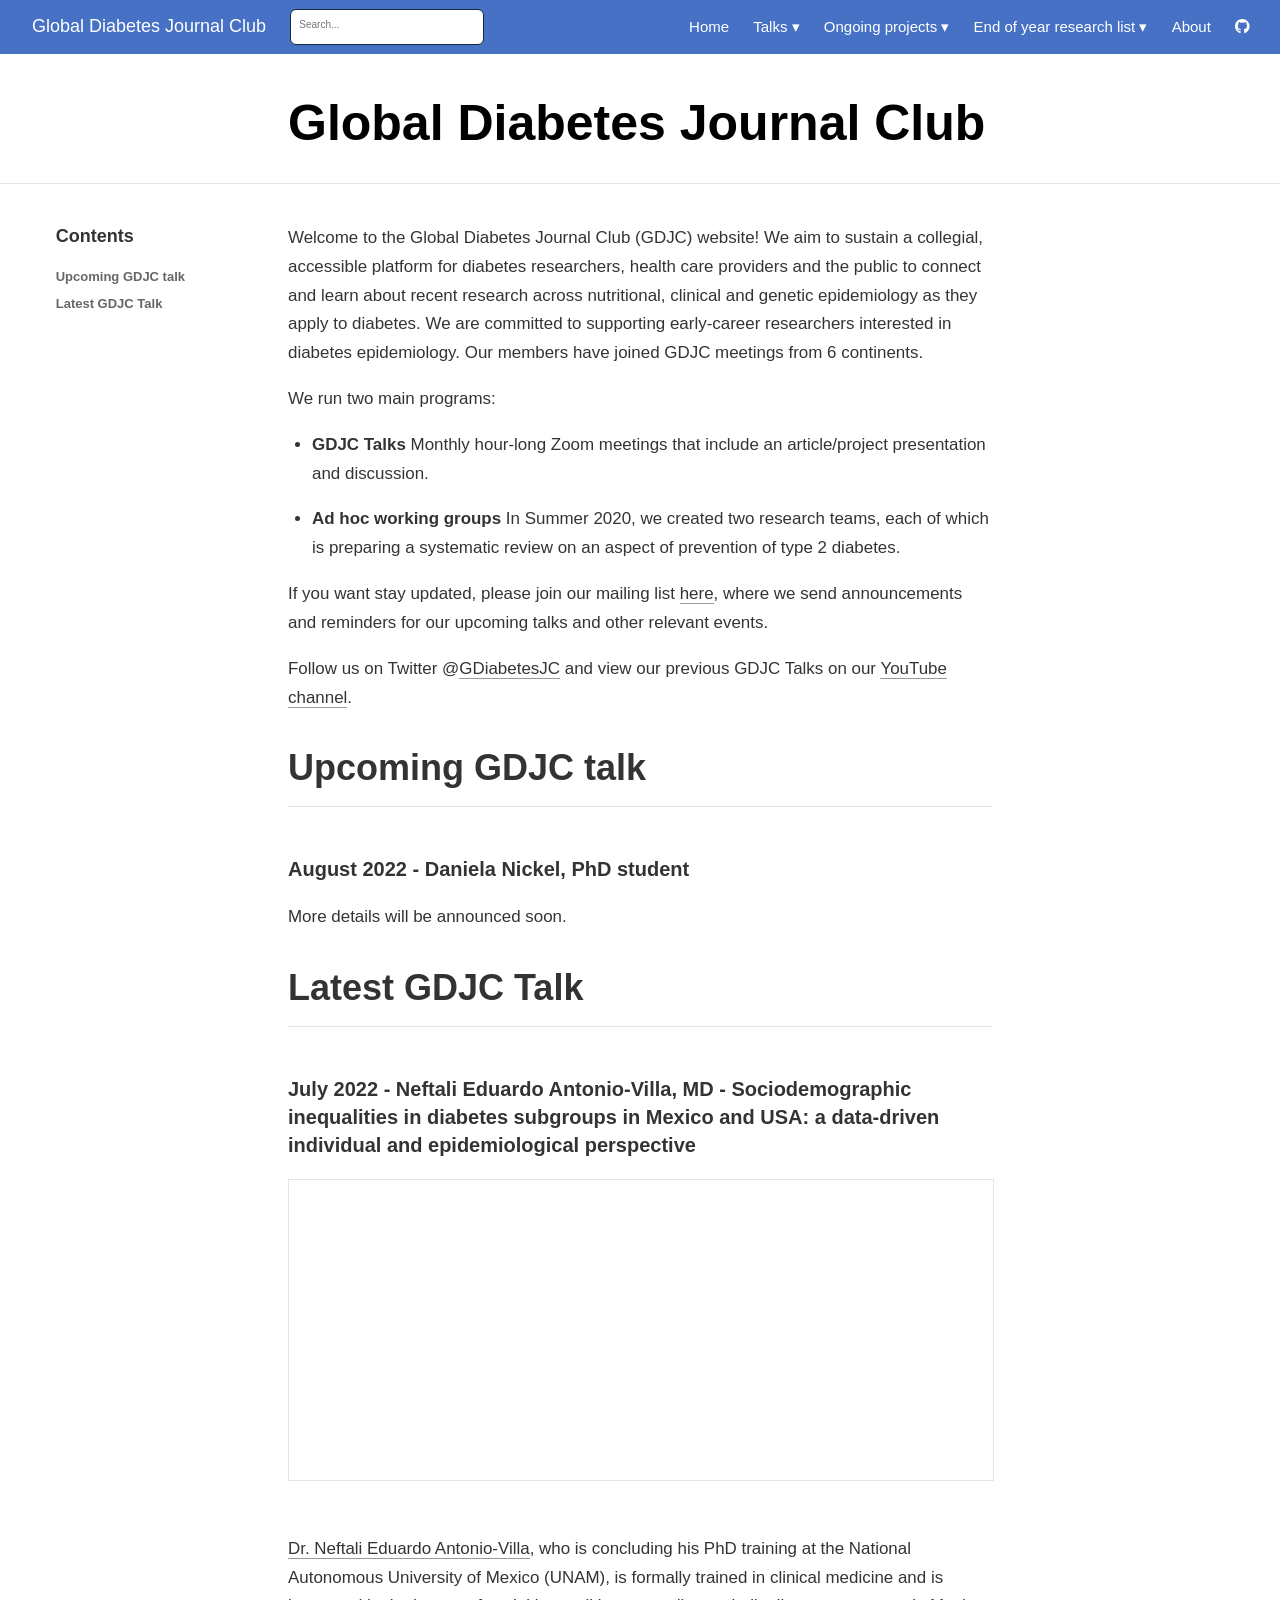
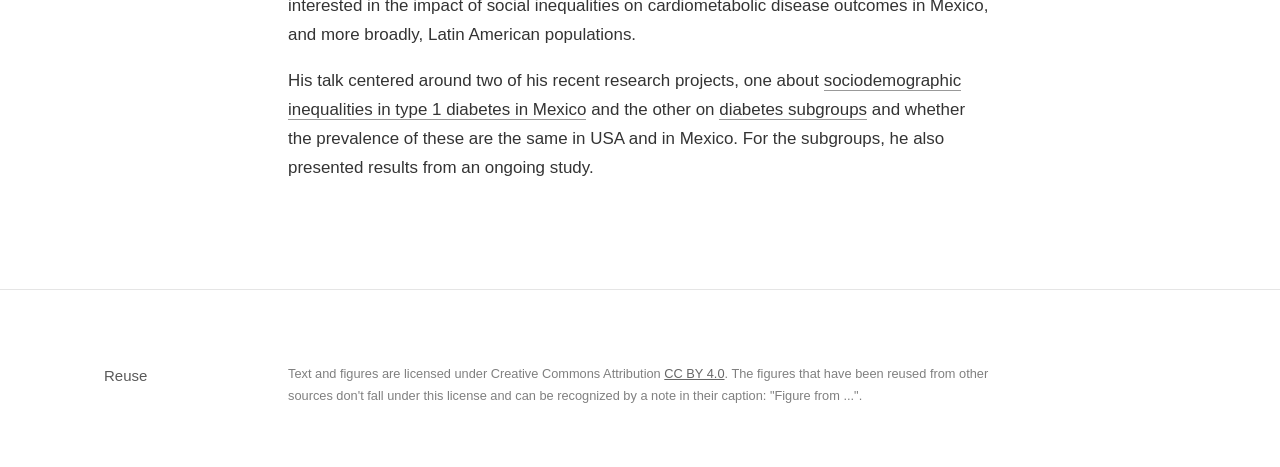
<file: index.html>
<!DOCTYPE html>

<html xmlns="http://www.w3.org/1999/xhtml" lang="" xml:lang="">

<head>
  <meta charset="utf-8"/>
  <meta name="viewport" content="width=device-width, initial-scale=1"/>
  <meta http-equiv="X-UA-Compatible" content="IE=Edge,chrome=1"/>
  <meta name="generator" content="distill" />

  <style type="text/css">
  /* Hide doc at startup (prevent jankiness while JS renders/transforms) */
  body {
    visibility: hidden;
  }
  </style>

 <!--radix_placeholder_import_source-->
 <!--/radix_placeholder_import_source-->

<style type="text/css">code{white-space: pre;}</style>
<style type="text/css" data-origin="pandoc">
code.sourceCode > span { display: inline-block; line-height: 1.25; }
code.sourceCode > span { color: inherit; text-decoration: inherit; }
code.sourceCode > span:empty { height: 1.2em; }
.sourceCode { overflow: visible; }
code.sourceCode { white-space: pre; position: relative; }
div.sourceCode { margin: 1em 0; }
pre.sourceCode { margin: 0; }
@media screen {
div.sourceCode { overflow: auto; }
}
@media print {
code.sourceCode { white-space: pre-wrap; }
code.sourceCode > span { text-indent: -5em; padding-left: 5em; }
}
pre.numberSource code
  { counter-reset: source-line 0; }
pre.numberSource code > span
  { position: relative; left: -4em; counter-increment: source-line; }
pre.numberSource code > span > a:first-child::before
  { content: counter(source-line);
    position: relative; left: -1em; text-align: right; vertical-align: baseline;
    border: none; display: inline-block;
    -webkit-touch-callout: none; -webkit-user-select: none;
    -khtml-user-select: none; -moz-user-select: none;
    -ms-user-select: none; user-select: none;
    padding: 0 4px; width: 4em;
    color: #aaaaaa;
  }
pre.numberSource { margin-left: 3em; border-left: 1px solid #aaaaaa;  padding-left: 4px; }
div.sourceCode
  { color: #00769e; background-color: #f1f3f5; }
@media screen {
code.sourceCode > span > a:first-child::before { text-decoration: underline; }
}
code span. { color: #00769e; } /* Normal */
code span.al { color: #ad0000; } /* Alert */
code span.an { color: #5e5e5e; } /* Annotation */
code span.at { color: #657422; } /* Attribute */
code span.bn { color: #ad0000; } /* BaseN */
code span.bu { } /* BuiltIn */
code span.cf { color: #00769e; } /* ControlFlow */
code span.ch { color: #20794d; } /* Char */
code span.cn { color: #8f5902; } /* Constant */
code span.co { color: #5e5e5e; } /* Comment */
code span.cv { color: #5e5e5e; font-style: italic; } /* CommentVar */
code span.do { color: #5e5e5e; font-style: italic; } /* Documentation */
code span.dt { color: #ad0000; } /* DataType */
code span.dv { color: #ad0000; } /* DecVal */
code span.er { color: #ad0000; } /* Error */
code span.ex { } /* Extension */
code span.fl { color: #ad0000; } /* Float */
code span.fu { color: #4758ab; } /* Function */
code span.im { } /* Import */
code span.in { color: #5e5e5e; } /* Information */
code span.kw { color: #00769e; } /* Keyword */
code span.op { color: #5e5e5e; } /* Operator */
code span.ot { color: #00769e; } /* Other */
code span.pp { color: #ad0000; } /* Preprocessor */
code span.sc { color: #5e5e5e; } /* SpecialChar */
code span.ss { color: #20794d; } /* SpecialString */
code span.st { color: #20794d; } /* String */
code span.va { color: #111111; } /* Variable */
code span.vs { color: #20794d; } /* VerbatimString */
code span.wa { color: #5e5e5e; font-style: italic; } /* Warning */
</style>


  <!--radix_placeholder_meta_tags-->
  <title>Global Diabetes Journal Club</title>
  
  
  <link rel="license" href="https://creativecommons.org/licenses/by/4.0/"/>
  
  
  <!--  https://developers.facebook.com/docs/sharing/webmasters#markup -->
  <meta property="og:title" content="Global Diabetes Journal Club"/>
  <meta property="og:type" content="article"/>
  <meta property="og:locale" content="en_US"/>
  <meta property="og:site_name" content="Global Diabetes Journal Club"/>
  
  <!--  https://dev.twitter.com/cards/types/summary -->
  <meta property="twitter:card" content="summary"/>
  <meta property="twitter:title" content="Global Diabetes Journal Club"/>
  
  <!--/radix_placeholder_meta_tags-->
  <!--radix_placeholder_rmarkdown_metadata-->
  
  <script type="text/json" id="radix-rmarkdown-metadata">
  {"type":"list","attributes":{"names":{"type":"character","attributes":{},"value":["title","site"]}},"value":[{"type":"character","attributes":{},"value":["Global Diabetes Journal Club"]},{"type":"character","attributes":{},"value":["distill::distill_website"]}]}
  </script>
  <!--/radix_placeholder_rmarkdown_metadata-->
  <!--radix_placeholder_navigation_in_header-->
  <meta name="distill:offset" content=""/>
  
  <script type="application/javascript">
  
    window.headroom_prevent_pin = false;
  
    window.document.addEventListener("DOMContentLoaded", function (event) {
  
      // initialize headroom for banner
      var header = $('header').get(0);
      var headerHeight = header.offsetHeight;
      var headroom = new Headroom(header, {
        tolerance: 5,
        onPin : function() {
          if (window.headroom_prevent_pin) {
            window.headroom_prevent_pin = false;
            headroom.unpin();
          }
        }
      });
      headroom.init();
      if(window.location.hash)
        headroom.unpin();
      $(header).addClass('headroom--transition');
  
      // offset scroll location for banner on hash change
      // (see: https://github.com/WickyNilliams/headroom.js/issues/38)
      window.addEventListener("hashchange", function(event) {
        window.scrollTo(0, window.pageYOffset - (headerHeight + 25));
      });
  
      // responsive menu
      $('.distill-site-header').each(function(i, val) {
        var topnav = $(this);
        var toggle = topnav.find('.nav-toggle');
        toggle.on('click', function() {
          topnav.toggleClass('responsive');
        });
      });
  
      // nav dropdowns
      $('.nav-dropbtn').click(function(e) {
        $(this).next('.nav-dropdown-content').toggleClass('nav-dropdown-active');
        $(this).parent().siblings('.nav-dropdown')
           .children('.nav-dropdown-content').removeClass('nav-dropdown-active');
      });
      $("body").click(function(e){
        $('.nav-dropdown-content').removeClass('nav-dropdown-active');
      });
      $(".nav-dropdown").click(function(e){
        e.stopPropagation();
      });
    });
  </script>
  
  <style type="text/css">
  
  /* Theme (user-documented overrideables for nav appearance) */
  
  .distill-site-nav {
    color: rgba(255, 255, 255, 0.8);
    background-color: #0F2E3D;
    font-size: 15px;
    font-weight: 300;
  }
  
  .distill-site-nav a {
    color: inherit;
    text-decoration: none;
  }
  
  .distill-site-nav a:hover {
    color: white;
  }
  
  @media print {
    .distill-site-nav {
      display: none;
    }
  }
  
  .distill-site-header {
  
  }
  
  .distill-site-footer {
  
  }
  
  
  /* Site Header */
  
  .distill-site-header {
    width: 100%;
    box-sizing: border-box;
    z-index: 3;
  }
  
  .distill-site-header .nav-left {
    display: inline-block;
    margin-left: 8px;
  }
  
  @media screen and (max-width: 768px) {
    .distill-site-header .nav-left {
      margin-left: 0;
    }
  }
  
  
  .distill-site-header .nav-right {
    float: right;
    margin-right: 8px;
  }
  
  .distill-site-header a,
  .distill-site-header .title {
    display: inline-block;
    text-align: center;
    padding: 14px 10px 14px 10px;
  }
  
  .distill-site-header .title {
    font-size: 18px;
    min-width: 150px;
  }
  
  .distill-site-header .logo {
    padding: 0;
  }
  
  .distill-site-header .logo img {
    display: none;
    max-height: 20px;
    width: auto;
    margin-bottom: -4px;
  }
  
  .distill-site-header .nav-image img {
    max-height: 18px;
    width: auto;
    display: inline-block;
    margin-bottom: -3px;
  }
  
  
  
  @media screen and (min-width: 1000px) {
    .distill-site-header .logo img {
      display: inline-block;
    }
    .distill-site-header .nav-left {
      margin-left: 20px;
    }
    .distill-site-header .nav-right {
      margin-right: 20px;
    }
    .distill-site-header .title {
      padding-left: 12px;
    }
  }
  
  
  .distill-site-header .nav-toggle {
    display: none;
  }
  
  .nav-dropdown {
    display: inline-block;
    position: relative;
  }
  
  .nav-dropdown .nav-dropbtn {
    border: none;
    outline: none;
    color: rgba(255, 255, 255, 0.8);
    padding: 16px 10px;
    background-color: transparent;
    font-family: inherit;
    font-size: inherit;
    font-weight: inherit;
    margin: 0;
    margin-top: 1px;
    z-index: 2;
  }
  
  .nav-dropdown-content {
    display: none;
    position: absolute;
    background-color: white;
    min-width: 200px;
    border: 1px solid rgba(0,0,0,0.15);
    border-radius: 4px;
    box-shadow: 0px 8px 16px 0px rgba(0,0,0,0.1);
    z-index: 1;
    margin-top: 2px;
    white-space: nowrap;
    padding-top: 4px;
    padding-bottom: 4px;
  }
  
  .nav-dropdown-content hr {
    margin-top: 4px;
    margin-bottom: 4px;
    border: none;
    border-bottom: 1px solid rgba(0, 0, 0, 0.1);
  }
  
  .nav-dropdown-active {
    display: block;
  }
  
  .nav-dropdown-content a, .nav-dropdown-content .nav-dropdown-header {
    color: black;
    padding: 6px 24px;
    text-decoration: none;
    display: block;
    text-align: left;
  }
  
  .nav-dropdown-content .nav-dropdown-header {
    display: block;
    padding: 5px 24px;
    padding-bottom: 0;
    text-transform: uppercase;
    font-size: 14px;
    color: #999999;
    white-space: nowrap;
  }
  
  .nav-dropdown:hover .nav-dropbtn {
    color: white;
  }
  
  .nav-dropdown-content a:hover {
    background-color: #ddd;
    color: black;
  }
  
  .nav-right .nav-dropdown-content {
    margin-left: -45%;
    right: 0;
  }
  
  @media screen and (max-width: 768px) {
    .distill-site-header a, .distill-site-header .nav-dropdown  {display: none;}
    .distill-site-header a.nav-toggle {
      float: right;
      display: block;
    }
    .distill-site-header .title {
      margin-left: 0;
    }
    .distill-site-header .nav-right {
      margin-right: 0;
    }
    .distill-site-header {
      overflow: hidden;
    }
    .nav-right .nav-dropdown-content {
      margin-left: 0;
    }
  }
  
  
  @media screen and (max-width: 768px) {
    .distill-site-header.responsive {position: relative; min-height: 500px; }
    .distill-site-header.responsive a.nav-toggle {
      position: absolute;
      right: 0;
      top: 0;
    }
    .distill-site-header.responsive a,
    .distill-site-header.responsive .nav-dropdown {
      display: block;
      text-align: left;
    }
    .distill-site-header.responsive .nav-left,
    .distill-site-header.responsive .nav-right {
      width: 100%;
    }
    .distill-site-header.responsive .nav-dropdown {float: none;}
    .distill-site-header.responsive .nav-dropdown-content {position: relative;}
    .distill-site-header.responsive .nav-dropdown .nav-dropbtn {
      display: block;
      width: 100%;
      text-align: left;
    }
  }
  
  /* Site Footer */
  
  .distill-site-footer {
    width: 100%;
    overflow: hidden;
    box-sizing: border-box;
    z-index: 3;
    margin-top: 30px;
    padding-top: 30px;
    padding-bottom: 30px;
    text-align: center;
  }
  
  /* Headroom */
  
  d-title {
    padding-top: 6rem;
  }
  
  @media print {
    d-title {
      padding-top: 4rem;
    }
  }
  
  .headroom {
    z-index: 1000;
    position: fixed;
    top: 0;
    left: 0;
    right: 0;
  }
  
  .headroom--transition {
    transition: all .4s ease-in-out;
  }
  
  .headroom--unpinned {
    top: -100px;
  }
  
  .headroom--pinned {
    top: 0;
  }
  
  /* adjust viewport for navbar height */
  /* helps vertically center bootstrap (non-distill) content */
  .min-vh-100 {
    min-height: calc(100vh - 100px) !important;
  }
  
  </style>
  
  <script src="site_libs/jquery-3.6.0/jquery-3.6.0.min.js"></script>
  <link href="site_libs/font-awesome-5.1.0/css/all.css" rel="stylesheet"/>
  <link href="site_libs/font-awesome-5.1.0/css/v4-shims.css" rel="stylesheet"/>
  <script src="site_libs/headroom-0.9.4/headroom.min.js"></script>
  <script src="site_libs/autocomplete-0.37.1/autocomplete.min.js"></script>
  <script src="site_libs/fuse-6.4.1/fuse.min.js"></script>
  
  <script type="application/javascript">
  
  function getMeta(metaName) {
    var metas = document.getElementsByTagName('meta');
    for (let i = 0; i < metas.length; i++) {
      if (metas[i].getAttribute('name') === metaName) {
        return metas[i].getAttribute('content');
      }
    }
    return '';
  }
  
  function offsetURL(url) {
    var offset = getMeta('distill:offset');
    return offset ? offset + '/' + url : url;
  }
  
  function createFuseIndex() {
  
    // create fuse index
    var options = {
      keys: [
        { name: 'title', weight: 20 },
        { name: 'categories', weight: 15 },
        { name: 'description', weight: 10 },
        { name: 'contents', weight: 5 },
      ],
      ignoreLocation: true,
      threshold: 0
    };
    var fuse = new window.Fuse([], options);
  
    // fetch the main search.json
    return fetch(offsetURL('search.json'))
      .then(function(response) {
        if (response.status == 200) {
          return response.json().then(function(json) {
            // index main articles
            json.articles.forEach(function(article) {
              fuse.add(article);
            });
            // download collections and index their articles
            return Promise.all(json.collections.map(function(collection) {
              return fetch(offsetURL(collection)).then(function(response) {
                if (response.status === 200) {
                  return response.json().then(function(articles) {
                    articles.forEach(function(article) {
                      fuse.add(article);
                    });
                  })
                } else {
                  return Promise.reject(
                    new Error('Unexpected status from search index request: ' +
                              response.status)
                  );
                }
              });
            })).then(function() {
              return fuse;
            });
          });
  
        } else {
          return Promise.reject(
            new Error('Unexpected status from search index request: ' +
                        response.status)
          );
        }
      });
  }
  
  window.document.addEventListener("DOMContentLoaded", function (event) {
  
    // get search element (bail if we don't have one)
    var searchEl = window.document.getElementById('distill-search');
    if (!searchEl)
      return;
  
    createFuseIndex()
      .then(function(fuse) {
  
        // make search box visible
        searchEl.classList.remove('hidden');
  
        // initialize autocomplete
        var options = {
          autoselect: true,
          hint: false,
          minLength: 2,
        };
        window.autocomplete(searchEl, options, [{
          source: function(query, callback) {
            const searchOptions = {
              isCaseSensitive: false,
              shouldSort: true,
              minMatchCharLength: 2,
              limit: 10,
            };
            var results = fuse.search(query, searchOptions);
            callback(results
              .map(function(result) { return result.item; })
            );
          },
          templates: {
            suggestion: function(suggestion) {
              var img = suggestion.preview && Object.keys(suggestion.preview).length > 0
                ? `<img src="${offsetURL(suggestion.preview)}"</img>`
                : '';
              var html = `
                <div class="search-item">
                  <h3>${suggestion.title}</h3>
                  <div class="search-item-description">
                    ${suggestion.description || ''}
                  </div>
                  <div class="search-item-preview">
                    ${img}
                  </div>
                </div>
              `;
              return html;
            }
          }
        }]).on('autocomplete:selected', function(event, suggestion) {
          window.location.href = offsetURL(suggestion.path);
        });
        // remove inline display style on autocompleter (we want to
        // manage responsive display via css)
        $('.algolia-autocomplete').css("display", "");
      })
      .catch(function(error) {
        console.log(error);
      });
  
  });
  
  </script>
  
  <style type="text/css">
  
  .nav-search {
    font-size: x-small;
  }
  
  /* Algolioa Autocomplete */
  
  .algolia-autocomplete {
    display: inline-block;
    margin-left: 10px;
    vertical-align: sub;
    background-color: white;
    color: black;
    padding: 6px;
    padding-top: 8px;
    padding-bottom: 0;
    border-radius: 6px;
    border: 1px #0F2E3D solid;
    width: 180px;
  }
  
  
  @media screen and (max-width: 768px) {
    .distill-site-nav .algolia-autocomplete {
      display: none;
      visibility: hidden;
    }
    .distill-site-nav.responsive .algolia-autocomplete {
      display: inline-block;
      visibility: visible;
    }
    .distill-site-nav.responsive .algolia-autocomplete .aa-dropdown-menu {
      margin-left: 0;
      width: 400px;
      max-height: 400px;
    }
  }
  
  .algolia-autocomplete .aa-input, .algolia-autocomplete .aa-hint {
    width: 90%;
    outline: none;
    border: none;
  }
  
  .algolia-autocomplete .aa-hint {
    color: #999;
  }
  .algolia-autocomplete .aa-dropdown-menu {
    width: 550px;
    max-height: 70vh;
    overflow-x: visible;
    overflow-y: scroll;
    padding: 5px;
    margin-top: 3px;
    margin-left: -150px;
    background-color: #fff;
    border-radius: 5px;
    border: 1px solid #999;
    border-top: none;
  }
  
  .algolia-autocomplete .aa-dropdown-menu .aa-suggestion {
    cursor: pointer;
    padding: 5px 4px;
    border-bottom: 1px solid #eee;
  }
  
  .algolia-autocomplete .aa-dropdown-menu .aa-suggestion:last-of-type {
    border-bottom: none;
    margin-bottom: 2px;
  }
  
  .algolia-autocomplete .aa-dropdown-menu .aa-suggestion .search-item {
    overflow: hidden;
    font-size: 0.8em;
    line-height: 1.4em;
  }
  
  .algolia-autocomplete .aa-dropdown-menu .aa-suggestion .search-item h3 {
    font-size: 1rem;
    margin-block-start: 0;
    margin-block-end: 5px;
  }
  
  .algolia-autocomplete .aa-dropdown-menu .aa-suggestion .search-item-description {
    display: inline-block;
    overflow: hidden;
    height: 2.8em;
    width: 80%;
    margin-right: 4%;
  }
  
  .algolia-autocomplete .aa-dropdown-menu .aa-suggestion .search-item-preview {
    display: inline-block;
    width: 15%;
  }
  
  .algolia-autocomplete .aa-dropdown-menu .aa-suggestion .search-item-preview img {
    height: 3em;
    width: auto;
    display: none;
  }
  
  .algolia-autocomplete .aa-dropdown-menu .aa-suggestion .search-item-preview img[src] {
    display: initial;
  }
  
  .algolia-autocomplete .aa-dropdown-menu .aa-suggestion.aa-cursor {
    background-color: #eee;
  }
  .algolia-autocomplete .aa-dropdown-menu .aa-suggestion em {
    font-weight: bold;
    font-style: normal;
  }
  
  </style>
  
  
  <!--/radix_placeholder_navigation_in_header-->
  <!--radix_placeholder_distill-->
  
  <style type="text/css">
  
  body {
    background-color: white;
  }
  
  .pandoc-table {
    width: 100%;
  }
  
  .pandoc-table>caption {
    margin-bottom: 10px;
  }
  
  .pandoc-table th:not([align]) {
    text-align: left;
  }
  
  .pagedtable-footer {
    font-size: 15px;
  }
  
  d-byline .byline {
    grid-template-columns: 2fr 2fr;
  }
  
  d-byline .byline h3 {
    margin-block-start: 1.5em;
  }
  
  d-byline .byline .authors-affiliations h3 {
    margin-block-start: 0.5em;
  }
  
  .authors-affiliations .orcid-id {
    width: 16px;
    height:16px;
    margin-left: 4px;
    margin-right: 4px;
    vertical-align: middle;
    padding-bottom: 2px;
  }
  
  d-title .dt-tags {
    margin-top: 1em;
    grid-column: text;
  }
  
  .dt-tags .dt-tag {
    text-decoration: none;
    display: inline-block;
    color: rgba(0,0,0,0.6);
    padding: 0em 0.4em;
    margin-right: 0.5em;
    margin-bottom: 0.4em;
    font-size: 70%;
    border: 1px solid rgba(0,0,0,0.2);
    border-radius: 3px;
    text-transform: uppercase;
    font-weight: 500;
  }
  
  d-article table.gt_table td,
  d-article table.gt_table th {
    border-bottom: none;
  }
  
  .html-widget {
    margin-bottom: 2.0em;
  }
  
  .l-screen-inset {
    padding-right: 16px;
  }
  
  .l-screen .caption {
    margin-left: 10px;
  }
  
  .shaded {
    background: rgb(247, 247, 247);
    padding-top: 20px;
    padding-bottom: 20px;
    border-top: 1px solid rgba(0, 0, 0, 0.1);
    border-bottom: 1px solid rgba(0, 0, 0, 0.1);
  }
  
  .shaded .html-widget {
    margin-bottom: 0;
    border: 1px solid rgba(0, 0, 0, 0.1);
  }
  
  .shaded .shaded-content {
    background: white;
  }
  
  .text-output {
    margin-top: 0;
    line-height: 1.5em;
  }
  
  .hidden {
    display: none !important;
  }
  
  d-article {
    padding-top: 2.5rem;
    padding-bottom: 30px;
  }
  
  d-appendix {
    padding-top: 30px;
  }
  
  d-article>p>img {
    width: 100%;
  }
  
  d-article h2 {
    margin: 1rem 0 1.5rem 0;
  }
  
  d-article h3 {
    margin-top: 1.5rem;
  }
  
  d-article iframe {
    border: 1px solid rgba(0, 0, 0, 0.1);
    margin-bottom: 2.0em;
    width: 100%;
  }
  
  /* Tweak code blocks */
  
  d-article div.sourceCode code,
  d-article pre code {
    font-family: Consolas, Monaco, 'Andale Mono', 'Ubuntu Mono', monospace;
  }
  
  d-article pre,
  d-article div.sourceCode,
  d-article div.sourceCode pre {
    overflow: auto;
  }
  
  d-article div.sourceCode {
    background-color: white;
  }
  
  d-article div.sourceCode pre {
    padding-left: 10px;
    font-size: 12px;
    border-left: 2px solid rgba(0,0,0,0.1);
  }
  
  d-article pre {
    font-size: 12px;
    color: black;
    background: none;
    margin-top: 0;
    text-align: left;
    white-space: pre;
    word-spacing: normal;
    word-break: normal;
    word-wrap: normal;
    line-height: 1.5;
  
    -moz-tab-size: 4;
    -o-tab-size: 4;
    tab-size: 4;
  
    -webkit-hyphens: none;
    -moz-hyphens: none;
    -ms-hyphens: none;
    hyphens: none;
  }
  
  d-article pre a {
    border-bottom: none;
  }
  
  d-article pre a:hover {
    border-bottom: none;
    text-decoration: underline;
  }
  
  d-article details {
    grid-column: text;
    margin-bottom: 0.8em;
  }
  
  @media(min-width: 768px) {
  
  d-article pre,
  d-article div.sourceCode,
  d-article div.sourceCode pre {
    overflow: visible !important;
  }
  
  d-article div.sourceCode pre {
    padding-left: 18px;
    font-size: 14px;
  }
  
  d-article pre {
    font-size: 14px;
  }
  
  }
  
  figure img.external {
    background: white;
    border: 1px solid rgba(0, 0, 0, 0.1);
    box-shadow: 0 1px 8px rgba(0, 0, 0, 0.1);
    padding: 18px;
    box-sizing: border-box;
  }
  
  /* CSS for d-contents */
  
  .d-contents {
    grid-column: text;
    color: rgba(0,0,0,0.8);
    font-size: 0.9em;
    padding-bottom: 1em;
    margin-bottom: 1em;
    padding-bottom: 0.5em;
    margin-bottom: 1em;
    padding-left: 0.25em;
    justify-self: start;
  }
  
  @media(min-width: 1000px) {
    .d-contents.d-contents-float {
      height: 0;
      grid-column-start: 1;
      grid-column-end: 4;
      justify-self: center;
      padding-right: 3em;
      padding-left: 2em;
    }
  }
  
  .d-contents nav h3 {
    font-size: 18px;
    margin-top: 0;
    margin-bottom: 1em;
  }
  
  .d-contents li {
    list-style-type: none
  }
  
  .d-contents nav > ul {
    padding-left: 0;
  }
  
  .d-contents ul {
    padding-left: 1em
  }
  
  .d-contents nav ul li {
    margin-top: 0.6em;
    margin-bottom: 0.2em;
  }
  
  .d-contents nav a {
    font-size: 13px;
    border-bottom: none;
    text-decoration: none
    color: rgba(0, 0, 0, 0.8);
  }
  
  .d-contents nav a:hover {
    text-decoration: underline solid rgba(0, 0, 0, 0.6)
  }
  
  .d-contents nav > ul > li > a {
    font-weight: 600;
  }
  
  .d-contents nav > ul > li > ul {
    font-weight: inherit;
  }
  
  .d-contents nav > ul > li > ul > li {
    margin-top: 0.2em;
  }
  
  
  .d-contents nav ul {
    margin-top: 0;
    margin-bottom: 0.25em;
  }
  
  .d-article-with-toc h2:nth-child(2) {
    margin-top: 0;
  }
  
  
  /* Figure */
  
  .figure {
    position: relative;
    margin-bottom: 2.5em;
    margin-top: 1.5em;
  }
  
  .figure .caption {
    color: rgba(0, 0, 0, 0.6);
    font-size: 12px;
    line-height: 1.5em;
  }
  
  .figure img.external {
    background: white;
    border: 1px solid rgba(0, 0, 0, 0.1);
    box-shadow: 0 1px 8px rgba(0, 0, 0, 0.1);
    padding: 18px;
    box-sizing: border-box;
  }
  
  .figure .caption a {
    color: rgba(0, 0, 0, 0.6);
  }
  
  .figure .caption b,
  .figure .caption strong, {
    font-weight: 600;
    color: rgba(0, 0, 0, 1.0);
  }
  
  /* Citations */
  
  d-article .citation {
    color: inherit;
    cursor: inherit;
  }
  
  div.hanging-indent{
    margin-left: 1em; text-indent: -1em;
  }
  
  /* Citation hover box */
  
  .tippy-box[data-theme~=light-border] {
    background-color: rgba(250, 250, 250, 0.95);
  }
  
  .tippy-content > p {
    margin-bottom: 0;
    padding: 2px;
  }
  
  
  /* Tweak 1000px media break to show more text */
  
  @media(min-width: 1000px) {
    .base-grid,
    distill-header,
    d-title,
    d-abstract,
    d-article,
    d-appendix,
    distill-appendix,
    d-byline,
    d-footnote-list,
    d-citation-list,
    distill-footer {
      grid-template-columns: [screen-start] 1fr [page-start kicker-start] 80px [middle-start] 50px [text-start kicker-end] 65px 65px 65px 65px 65px 65px 65px 65px [text-end gutter-start] 65px [middle-end] 65px [page-end gutter-end] 1fr [screen-end];
      grid-column-gap: 16px;
    }
  
    .grid {
      grid-column-gap: 16px;
    }
  
    d-article {
      font-size: 1.06rem;
      line-height: 1.7em;
    }
    figure .caption, .figure .caption, figure figcaption {
      font-size: 13px;
    }
  }
  
  @media(min-width: 1180px) {
    .base-grid,
    distill-header,
    d-title,
    d-abstract,
    d-article,
    d-appendix,
    distill-appendix,
    d-byline,
    d-footnote-list,
    d-citation-list,
    distill-footer {
      grid-template-columns: [screen-start] 1fr [page-start kicker-start] 60px [middle-start] 60px [text-start kicker-end] 60px 60px 60px 60px 60px 60px 60px 60px [text-end gutter-start] 60px [middle-end] 60px [page-end gutter-end] 1fr [screen-end];
      grid-column-gap: 32px;
    }
  
    .grid {
      grid-column-gap: 32px;
    }
  }
  
  
  /* Get the citation styles for the appendix (not auto-injected on render since
     we do our own rendering of the citation appendix) */
  
  d-appendix .citation-appendix,
  .d-appendix .citation-appendix {
    font-size: 11px;
    line-height: 15px;
    border-left: 1px solid rgba(0, 0, 0, 0.1);
    padding-left: 18px;
    border: 1px solid rgba(0,0,0,0.1);
    background: rgba(0, 0, 0, 0.02);
    padding: 10px 18px;
    border-radius: 3px;
    color: rgba(150, 150, 150, 1);
    overflow: hidden;
    margin-top: -12px;
    white-space: pre-wrap;
    word-wrap: break-word;
  }
  
  /* Include appendix styles here so they can be overridden */
  
  d-appendix {
    contain: layout style;
    font-size: 0.8em;
    line-height: 1.7em;
    margin-top: 60px;
    margin-bottom: 0;
    border-top: 1px solid rgba(0, 0, 0, 0.1);
    color: rgba(0,0,0,0.5);
    padding-top: 60px;
    padding-bottom: 48px;
  }
  
  d-appendix h3 {
    grid-column: page-start / text-start;
    font-size: 15px;
    font-weight: 500;
    margin-top: 1em;
    margin-bottom: 0;
    color: rgba(0,0,0,0.65);
  }
  
  d-appendix h3 + * {
    margin-top: 1em;
  }
  
  d-appendix ol {
    padding: 0 0 0 15px;
  }
  
  @media (min-width: 768px) {
    d-appendix ol {
      padding: 0 0 0 30px;
      margin-left: -30px;
    }
  }
  
  d-appendix li {
    margin-bottom: 1em;
  }
  
  d-appendix a {
    color: rgba(0, 0, 0, 0.6);
  }
  
  d-appendix > * {
    grid-column: text;
  }
  
  d-appendix > d-footnote-list,
  d-appendix > d-citation-list,
  d-appendix > distill-appendix {
    grid-column: screen;
  }
  
  /* Include footnote styles here so they can be overridden */
  
  d-footnote-list {
    contain: layout style;
  }
  
  d-footnote-list > * {
    grid-column: text;
  }
  
  d-footnote-list a.footnote-backlink {
    color: rgba(0,0,0,0.3);
    padding-left: 0.5em;
  }
  
  
  
  /* Anchor.js */
  
  .anchorjs-link {
    /*transition: all .25s linear; */
    text-decoration: none;
    border-bottom: none;
  }
  *:hover > .anchorjs-link {
    margin-left: -1.125em !important;
    text-decoration: none;
    border-bottom: none;
  }
  
  /* Social footer */
  
  .social_footer {
    margin-top: 30px;
    margin-bottom: 0;
    color: rgba(0,0,0,0.67);
  }
  
  .disqus-comments {
    margin-right: 30px;
  }
  
  .disqus-comment-count {
    border-bottom: 1px solid rgba(0, 0, 0, 0.4);
    cursor: pointer;
  }
  
  #disqus_thread {
    margin-top: 30px;
  }
  
  .article-sharing a {
    border-bottom: none;
    margin-right: 8px;
  }
  
  .article-sharing a:hover {
    border-bottom: none;
  }
  
  .sidebar-section.subscribe {
    font-size: 12px;
    line-height: 1.6em;
  }
  
  .subscribe p {
    margin-bottom: 0.5em;
  }
  
  
  .article-footer .subscribe {
    font-size: 15px;
    margin-top: 45px;
  }
  
  
  .sidebar-section.custom {
    font-size: 12px;
    line-height: 1.6em;
  }
  
  .custom p {
    margin-bottom: 0.5em;
  }
  
  /* Styles for listing layout (hide title) */
  .layout-listing d-title, .layout-listing .d-title {
    display: none;
  }
  
  /* Styles for posts lists (not auto-injected) */
  
  
  .posts-with-sidebar {
    padding-left: 45px;
    padding-right: 45px;
  }
  
  .posts-list .description h2,
  .posts-list .description p {
    font-family: -apple-system, BlinkMacSystemFont, "Segoe UI", Roboto, Oxygen, Ubuntu, Cantarell, "Fira Sans", "Droid Sans", "Helvetica Neue", Arial, sans-serif;
  }
  
  .posts-list .description h2 {
    font-weight: 700;
    border-bottom: none;
    padding-bottom: 0;
  }
  
  .posts-list h2.post-tag {
    border-bottom: 1px solid rgba(0, 0, 0, 0.2);
    padding-bottom: 12px;
  }
  .posts-list {
    margin-top: 60px;
    margin-bottom: 24px;
  }
  
  .posts-list .post-preview {
    text-decoration: none;
    overflow: hidden;
    display: block;
    border-bottom: 1px solid rgba(0, 0, 0, 0.1);
    padding: 24px 0;
  }
  
  .post-preview-last {
    border-bottom: none !important;
  }
  
  .posts-list .posts-list-caption {
    grid-column: screen;
    font-weight: 400;
  }
  
  .posts-list .post-preview h2 {
    margin: 0 0 6px 0;
    line-height: 1.2em;
    font-style: normal;
    font-size: 24px;
  }
  
  .posts-list .post-preview p {
    margin: 0 0 12px 0;
    line-height: 1.4em;
    font-size: 16px;
  }
  
  .posts-list .post-preview .thumbnail {
    box-sizing: border-box;
    margin-bottom: 24px;
    position: relative;
    max-width: 500px;
  }
  .posts-list .post-preview img {
    width: 100%;
    display: block;
  }
  
  .posts-list .metadata {
    font-size: 12px;
    line-height: 1.4em;
    margin-bottom: 18px;
  }
  
  .posts-list .metadata > * {
    display: inline-block;
  }
  
  .posts-list .metadata .publishedDate {
    margin-right: 2em;
  }
  
  .posts-list .metadata .dt-authors {
    display: block;
    margin-top: 0.3em;
    margin-right: 2em;
  }
  
  .posts-list .dt-tags {
    display: block;
    line-height: 1em;
  }
  
  .posts-list .dt-tags .dt-tag {
    display: inline-block;
    color: rgba(0,0,0,0.6);
    padding: 0.3em 0.4em;
    margin-right: 0.2em;
    margin-bottom: 0.4em;
    font-size: 60%;
    border: 1px solid rgba(0,0,0,0.2);
    border-radius: 3px;
    text-transform: uppercase;
    font-weight: 500;
  }
  
  .posts-list img {
    opacity: 1;
  }
  
  .posts-list img[data-src] {
    opacity: 0;
  }
  
  .posts-more {
    clear: both;
  }
  
  
  .posts-sidebar {
    font-size: 16px;
  }
  
  .posts-sidebar h3 {
    font-size: 16px;
    margin-top: 0;
    margin-bottom: 0.5em;
    font-weight: 400;
    text-transform: uppercase;
  }
  
  .sidebar-section {
    margin-bottom: 30px;
  }
  
  .categories ul {
    list-style-type: none;
    margin: 0;
    padding: 0;
  }
  
  .categories li {
    color: rgba(0, 0, 0, 0.8);
    margin-bottom: 0;
  }
  
  .categories li>a {
    border-bottom: none;
  }
  
  .categories li>a:hover {
    border-bottom: 1px solid rgba(0, 0, 0, 0.4);
  }
  
  .categories .active {
    font-weight: 600;
  }
  
  .categories .category-count {
    color: rgba(0, 0, 0, 0.4);
  }
  
  
  @media(min-width: 768px) {
    .posts-list .post-preview h2 {
      font-size: 26px;
    }
    .posts-list .post-preview .thumbnail {
      float: right;
      width: 30%;
      margin-bottom: 0;
    }
    .posts-list .post-preview .description {
      float: left;
      width: 45%;
    }
    .posts-list .post-preview .metadata {
      float: left;
      width: 20%;
      margin-top: 8px;
    }
    .posts-list .post-preview p {
      margin: 0 0 12px 0;
      line-height: 1.5em;
      font-size: 16px;
    }
    .posts-with-sidebar .posts-list {
      float: left;
      width: 75%;
    }
    .posts-with-sidebar .posts-sidebar {
      float: right;
      width: 20%;
      margin-top: 60px;
      padding-top: 24px;
      padding-bottom: 24px;
    }
  }
  
  
  /* Improve display for browsers without grid (IE/Edge <= 15) */
  
  .downlevel {
    line-height: 1.6em;
    font-family: -apple-system, BlinkMacSystemFont, "Segoe UI", Roboto, Oxygen, Ubuntu, Cantarell, "Fira Sans", "Droid Sans", "Helvetica Neue", Arial, sans-serif;
    margin: 0;
  }
  
  .downlevel .d-title {
    padding-top: 6rem;
    padding-bottom: 1.5rem;
  }
  
  .downlevel .d-title h1 {
    font-size: 50px;
    font-weight: 700;
    line-height: 1.1em;
    margin: 0 0 0.5rem;
  }
  
  .downlevel .d-title p {
    font-weight: 300;
    font-size: 1.2rem;
    line-height: 1.55em;
    margin-top: 0;
  }
  
  .downlevel .d-byline {
    padding-top: 0.8em;
    padding-bottom: 0.8em;
    font-size: 0.8rem;
    line-height: 1.8em;
  }
  
  .downlevel .section-separator {
    border: none;
    border-top: 1px solid rgba(0, 0, 0, 0.1);
  }
  
  .downlevel .d-article {
    font-size: 1.06rem;
    line-height: 1.7em;
    padding-top: 1rem;
    padding-bottom: 2rem;
  }
  
  
  .downlevel .d-appendix {
    padding-left: 0;
    padding-right: 0;
    max-width: none;
    font-size: 0.8em;
    line-height: 1.7em;
    margin-bottom: 0;
    color: rgba(0,0,0,0.5);
    padding-top: 40px;
    padding-bottom: 48px;
  }
  
  .downlevel .footnotes ol {
    padding-left: 13px;
  }
  
  .downlevel .base-grid,
  .downlevel .distill-header,
  .downlevel .d-title,
  .downlevel .d-abstract,
  .downlevel .d-article,
  .downlevel .d-appendix,
  .downlevel .distill-appendix,
  .downlevel .d-byline,
  .downlevel .d-footnote-list,
  .downlevel .d-citation-list,
  .downlevel .distill-footer,
  .downlevel .appendix-bottom,
  .downlevel .posts-container {
    padding-left: 40px;
    padding-right: 40px;
  }
  
  @media(min-width: 768px) {
    .downlevel .base-grid,
    .downlevel .distill-header,
    .downlevel .d-title,
    .downlevel .d-abstract,
    .downlevel .d-article,
    .downlevel .d-appendix,
    .downlevel .distill-appendix,
    .downlevel .d-byline,
    .downlevel .d-footnote-list,
    .downlevel .d-citation-list,
    .downlevel .distill-footer,
    .downlevel .appendix-bottom,
    .downlevel .posts-container {
    padding-left: 150px;
    padding-right: 150px;
    max-width: 900px;
  }
  }
  
  .downlevel pre code {
    display: block;
    border-left: 2px solid rgba(0, 0, 0, .1);
    padding: 0 0 0 20px;
    font-size: 14px;
  }
  
  .downlevel code, .downlevel pre {
    color: black;
    background: none;
    font-family: Consolas, Monaco, 'Andale Mono', 'Ubuntu Mono', monospace;
    text-align: left;
    white-space: pre;
    word-spacing: normal;
    word-break: normal;
    word-wrap: normal;
    line-height: 1.5;
  
    -moz-tab-size: 4;
    -o-tab-size: 4;
    tab-size: 4;
  
    -webkit-hyphens: none;
    -moz-hyphens: none;
    -ms-hyphens: none;
    hyphens: none;
  }
  
  .downlevel .posts-list .post-preview {
    color: inherit;
  }
  
  
  
  </style>
  
  <script type="application/javascript">
  
  function is_downlevel_browser() {
    if (bowser.isUnsupportedBrowser({ msie: "12", msedge: "16"},
                                   window.navigator.userAgent)) {
      return true;
    } else {
      return window.load_distill_framework === undefined;
    }
  }
  
  // show body when load is complete
  function on_load_complete() {
  
    // add anchors
    if (window.anchors) {
      window.anchors.options.placement = 'left';
      window.anchors.add('d-article > h2, d-article > h3, d-article > h4, d-article > h5');
    }
  
  
    // set body to visible
    document.body.style.visibility = 'visible';
  
    // force redraw for leaflet widgets
    if (window.HTMLWidgets) {
      var maps = window.HTMLWidgets.findAll(".leaflet");
      $.each(maps, function(i, el) {
        var map = this.getMap();
        map.invalidateSize();
        map.eachLayer(function(layer) {
          if (layer instanceof L.TileLayer)
            layer.redraw();
        });
      });
    }
  
    // trigger 'shown' so htmlwidgets resize
    $('d-article').trigger('shown');
  }
  
  function init_distill() {
  
    init_common();
  
    // create front matter
    var front_matter = $('<d-front-matter></d-front-matter>');
    $('#distill-front-matter').wrap(front_matter);
  
    // create d-title
    $('.d-title').changeElementType('d-title');
  
    // create d-byline
    var byline = $('<d-byline></d-byline>');
    $('.d-byline').replaceWith(byline);
  
    // create d-article
    var article = $('<d-article></d-article>');
    $('.d-article').wrap(article).children().unwrap();
  
    // move posts container into article
    $('.posts-container').appendTo($('d-article'));
  
    // create d-appendix
    $('.d-appendix').changeElementType('d-appendix');
  
    // flag indicating that we have appendix items
    var appendix = $('.appendix-bottom').children('h3').length > 0;
  
    // replace footnotes with <d-footnote>
    $('.footnote-ref').each(function(i, val) {
      appendix = true;
      var href = $(this).attr('href');
      var id = href.replace('#', '');
      var fn = $('#' + id);
      var fn_p = $('#' + id + '>p');
      fn_p.find('.footnote-back').remove();
      var text = fn_p.html();
      var dtfn = $('<d-footnote></d-footnote>');
      dtfn.html(text);
      $(this).replaceWith(dtfn);
    });
    // remove footnotes
    $('.footnotes').remove();
  
    // move refs into #references-listing
    $('#references-listing').replaceWith($('#refs'));
  
    $('h1.appendix, h2.appendix').each(function(i, val) {
      $(this).changeElementType('h3');
    });
    $('h3.appendix').each(function(i, val) {
      var id = $(this).attr('id');
      $('.d-contents a[href="#' + id + '"]').parent().remove();
      appendix = true;
      $(this).nextUntil($('h1, h2, h3')).addBack().appendTo($('d-appendix'));
    });
  
    // show d-appendix if we have appendix content
    $("d-appendix").css('display', appendix ? 'grid' : 'none');
  
    // localize layout chunks to just output
    $('.layout-chunk').each(function(i, val) {
  
      // capture layout
      var layout = $(this).attr('data-layout');
  
      // apply layout to markdown level block elements
      var elements = $(this).children().not('details, div.sourceCode, pre, script');
      elements.each(function(i, el) {
        var layout_div = $('<div class="' + layout + '"></div>');
        if (layout_div.hasClass('shaded')) {
          var shaded_content = $('<div class="shaded-content"></div>');
          $(this).wrap(shaded_content);
          $(this).parent().wrap(layout_div);
        } else {
          $(this).wrap(layout_div);
        }
      });
  
  
      // unwrap the layout-chunk div
      $(this).children().unwrap();
    });
  
    // remove code block used to force  highlighting css
    $('.distill-force-highlighting-css').parent().remove();
  
    // remove empty line numbers inserted by pandoc when using a
    // custom syntax highlighting theme
    $('code.sourceCode a:empty').remove();
  
    // load distill framework
    load_distill_framework();
  
    // wait for window.distillRunlevel == 4 to do post processing
    function distill_post_process() {
  
      if (!window.distillRunlevel || window.distillRunlevel < 4)
        return;
  
      // hide author/affiliations entirely if we have no authors
      var front_matter = JSON.parse($("#distill-front-matter").html());
      var have_authors = front_matter.authors && front_matter.authors.length > 0;
      if (!have_authors)
        $('d-byline').addClass('hidden');
  
      // article with toc class
      $('.d-contents').parent().addClass('d-article-with-toc');
  
      // strip links that point to #
      $('.authors-affiliations').find('a[href="#"]').removeAttr('href');
  
      // add orcid ids
      $('.authors-affiliations').find('.author').each(function(i, el) {
        var orcid_id = front_matter.authors[i].orcidID;
        if (orcid_id) {
          var a = $('<a></a>');
          a.attr('href', 'https://orcid.org/' + orcid_id);
          var img = $('<img></img>');
          img.addClass('orcid-id');
          img.attr('alt', 'ORCID ID');
          img.attr('src','[data-uri]');
          a.append(img);
          $(this).append(a);
        }
      });
  
      // hide elements of author/affiliations grid that have no value
      function hide_byline_column(caption) {
        $('d-byline').find('h3:contains("' + caption + '")').parent().css('visibility', 'hidden');
      }
  
      // affiliations
      var have_affiliations = false;
      for (var i = 0; i<front_matter.authors.length; ++i) {
        var author = front_matter.authors[i];
        if (author.affiliation !== "&nbsp;") {
          have_affiliations = true;
          break;
        }
      }
      if (!have_affiliations)
        $('d-byline').find('h3:contains("Affiliations")').css('visibility', 'hidden');
  
      // published date
      if (!front_matter.publishedDate)
        hide_byline_column("Published");
  
      // document object identifier
      var doi = $('d-byline').find('h3:contains("DOI")');
      var doi_p = doi.next().empty();
      if (!front_matter.doi) {
        // if we have a citation and valid citationText then link to that
        if ($('#citation').length > 0 && front_matter.citationText) {
          doi.html('Citation');
          $('<a href="#citation"></a>')
            .text(front_matter.citationText)
            .appendTo(doi_p);
        } else {
          hide_byline_column("DOI");
        }
      } else {
        $('<a></a>')
           .attr('href', "https://doi.org/" + front_matter.doi)
           .html(front_matter.doi)
           .appendTo(doi_p);
      }
  
       // change plural form of authors/affiliations
      if (front_matter.authors.length === 1) {
        var grid = $('.authors-affiliations');
        grid.children('h3:contains("Authors")').text('Author');
        grid.children('h3:contains("Affiliations")').text('Affiliation');
      }
  
      // remove d-appendix and d-footnote-list local styles
      $('d-appendix > style:first-child').remove();
      $('d-footnote-list > style:first-child').remove();
  
      // move appendix-bottom entries to the bottom
      $('.appendix-bottom').appendTo('d-appendix').children().unwrap();
      $('.appendix-bottom').remove();
  
      // hoverable references
      $('span.citation[data-cites]').each(function() {
        if ($(this).children()[0].nodeName == "D-FOOTNOTE") {
          var fn = $(this).children()[0]
          $(this).html(fn.shadowRoot.querySelector("sup"))
          $(this).id = fn.id
          fn.remove()
        }
        var refs = $(this).attr('data-cites').split(" ");
        var refHtml = refs.map(function(ref) {
          return "<p>" + $('#ref-' + ref).html() + "</p>";
        }).join("\n");
        window.tippy(this, {
          allowHTML: true,
          content: refHtml,
          maxWidth: 500,
          interactive: true,
          interactiveBorder: 10,
          theme: 'light-border',
          placement: 'bottom-start'
        });
      });
  
      // fix footnotes in tables (#411)
      // replacing broken distill.pub feature
      $('table d-footnote').each(function() {
        // we replace internal showAtNode methode which is triggered when hovering a footnote
        this.hoverBox.showAtNode = function(node) {
          // ported from https://github.com/distillpub/template/pull/105/files
          calcOffset = function(elem) {
              let x = elem.offsetLeft;
              let y = elem.offsetTop;
              // Traverse upwards until an `absolute` element is found or `elem`
              // becomes null.
              while (elem = elem.offsetParent && elem.style.position != 'absolute') {
                  x += elem.offsetLeft;
                  y += elem.offsetTop;
              }
  
              return { left: x, top: y };
          }
          // https://developer.mozilla.org/en-US/docs/Web/API/HTMLElement/offsetTop
          const bbox = node.getBoundingClientRect();
          const offset = calcOffset(node);
          this.show([offset.left + bbox.width, offset.top + bbox.height]);
        }
      })
  
      // clear polling timer
      clearInterval(tid);
  
      // show body now that everything is ready
      on_load_complete();
    }
  
    var tid = setInterval(distill_post_process, 50);
    distill_post_process();
  
  }
  
  function init_downlevel() {
  
    init_common();
  
     // insert hr after d-title
    $('.d-title').after($('<hr class="section-separator"/>'));
  
    // check if we have authors
    var front_matter = JSON.parse($("#distill-front-matter").html());
    var have_authors = front_matter.authors && front_matter.authors.length > 0;
  
    // manage byline/border
    if (!have_authors)
      $('.d-byline').remove();
    $('.d-byline').after($('<hr class="section-separator"/>'));
    $('.d-byline a').remove();
  
    // remove toc
    $('.d-contents').remove();
  
    // move appendix elements
    $('h1.appendix, h2.appendix').each(function(i, val) {
      $(this).changeElementType('h3');
    });
    $('h3.appendix').each(function(i, val) {
      $(this).nextUntil($('h1, h2, h3')).addBack().appendTo($('.d-appendix'));
    });
  
  
    // inject headers into references and footnotes
    var refs_header = $('<h3></h3>');
    refs_header.text('References');
    $('#refs').prepend(refs_header);
  
    var footnotes_header = $('<h3></h3');
    footnotes_header.text('Footnotes');
    $('.footnotes').children('hr').first().replaceWith(footnotes_header);
  
    // move appendix-bottom entries to the bottom
    $('.appendix-bottom').appendTo('.d-appendix').children().unwrap();
    $('.appendix-bottom').remove();
  
    // remove appendix if it's empty
    if ($('.d-appendix').children().length === 0)
      $('.d-appendix').remove();
  
    // prepend separator above appendix
    $('.d-appendix').before($('<hr class="section-separator" style="clear: both"/>'));
  
    // trim code
    $('pre>code').each(function(i, val) {
      $(this).html($.trim($(this).html()));
    });
  
    // move posts-container right before article
    $('.posts-container').insertBefore($('.d-article'));
  
    $('body').addClass('downlevel');
  
    on_load_complete();
  }
  
  
  function init_common() {
  
    // jquery plugin to change element types
    (function($) {
      $.fn.changeElementType = function(newType) {
        var attrs = {};
  
        $.each(this[0].attributes, function(idx, attr) {
          attrs[attr.nodeName] = attr.nodeValue;
        });
  
        this.replaceWith(function() {
          return $("<" + newType + "/>", attrs).append($(this).contents());
        });
      };
    })(jQuery);
  
    // prevent underline for linked images
    $('a > img').parent().css({'border-bottom' : 'none'});
  
    // mark non-body figures created by knitr chunks as 100% width
    $('.layout-chunk').each(function(i, val) {
      var figures = $(this).find('img, .html-widget');
      // ignore leaflet img layers (#106)
      figures = figures.filter(':not(img[class*="leaflet"])')
      if ($(this).attr('data-layout') !== "l-body") {
        figures.css('width', '100%');
      } else {
        figures.css('max-width', '100%');
        figures.filter("[width]").each(function(i, val) {
          var fig = $(this);
          fig.css('width', fig.attr('width') + 'px');
        });
  
      }
    });
  
    // auto-append index.html to post-preview links in file: protocol
    // and in rstudio ide preview
    $('.post-preview').each(function(i, val) {
      if (window.location.protocol === "file:")
        $(this).attr('href', $(this).attr('href') + "index.html");
    });
  
    // get rid of index.html references in header
    if (window.location.protocol !== "file:") {
      $('.distill-site-header a[href]').each(function(i,val) {
        $(this).attr('href', $(this).attr('href').replace(/^index[.]html/, "./"));
      });
    }
  
    // add class to pandoc style tables
    $('tr.header').parent('thead').parent('table').addClass('pandoc-table');
    $('.kable-table').children('table').addClass('pandoc-table');
  
    // add figcaption style to table captions
    $('caption').parent('table').addClass("figcaption");
  
    // initialize posts list
    if (window.init_posts_list)
      window.init_posts_list();
  
    // implmement disqus comment link
    $('.disqus-comment-count').click(function() {
      window.headroom_prevent_pin = true;
      $('#disqus_thread').toggleClass('hidden');
      if (!$('#disqus_thread').hasClass('hidden')) {
        var offset = $(this).offset();
        $(window).resize();
        $('html, body').animate({
          scrollTop: offset.top - 35
        });
      }
    });
  }
  
  document.addEventListener('DOMContentLoaded', function() {
    if (is_downlevel_browser())
      init_downlevel();
    else
      window.addEventListener('WebComponentsReady', init_distill);
  });
  
  </script>
  
  <style type="text/css">
  /* base variables */
  
  /* Edit the CSS properties in this file to create a custom
     Distill theme. Only edit values in the right column
     for each row; values shown are the CSS defaults.
     To return any property to the default,
     you may set its value to: unset
     All rows must end with a semi-colon.                      */
  
  /* Optional: embed custom fonts here with `@import`          */
  /* This must remain at the top of this file.                 */
  
  
  
  html {
    /*-- Main font sizes --*/
    --title-size:      50px;
    --body-size:       1.06rem;
    --code-size:       14px;
    --aside-size:      12px;
    --fig-cap-size:    13px;
    /*-- Main font colors --*/
    --title-color:     #000000;
    --header-color:    rgba(0, 0, 0, 0.8);
    --body-color:      rgba(0, 0, 0, 0.8);
    --aside-color:     rgba(0, 0, 0, 0.6);
    --fig-cap-color:   rgba(0, 0, 0, 0.6);
    /*-- Specify custom fonts ~~~ must be imported above   --*/
    --heading-font:    sans-serif;
    --mono-font:       monospace;
    --body-font:       sans-serif;
    --navbar-font:     sans-serif;  /* websites + blogs only */
  }
  
  /*-- ARTICLE METADATA --*/
  d-byline {
    --heading-size:    0.6rem;
    --heading-color:   rgba(0, 0, 0, 0.5);
    --body-size:       0.8rem;
    --body-color:      rgba(0, 0, 0, 0.8);
  }
  
  /*-- ARTICLE TABLE OF CONTENTS --*/
  .d-contents {
    --heading-size:    18px;
    --contents-size:   13px;
  }
  
  /*-- ARTICLE APPENDIX --*/
  d-appendix {
    --heading-size:    15px;
    --heading-color:   rgba(0, 0, 0, 0.65);
    --text-size:       0.8em;
    --text-color:      rgba(0, 0, 0, 0.5);
  }
  
  /*-- WEBSITE HEADER + FOOTER --*/
  /* These properties only apply to Distill sites and blogs  */
  
  .distill-site-header {
    --title-size:       18px;
    --text-color:       rgba(255, 255, 255, 0.8);
    --text-size:        15px;
    --hover-color:      white;
    --bkgd-color:       #0F2E3D;
  }
  
  .distill-site-footer {
    --text-color:       rgba(255, 255, 255, 0.8);
    --text-size:        15px;
    --hover-color:      white;
    --bkgd-color:       #0F2E3D;
  }
  
  /*-- Additional custom styles --*/
  /* Add any additional CSS rules below                      */
  </style>
  <style type="text/css">
  /* base variables */
  
  /* Edit the CSS properties in this file to create a custom
     Distill theme. Only edit values in the right column
     for each row; values shown are the CSS defaults.
     To return any property to the default,
     you may set its value to: unset
     All rows must end with a semi-colon.                      */
  
  /* Optional: embed custom fonts here with `@import`          */
  /* This must remain at the top of this file.                 */
  @import url('https://fonts.googleapis.com/css2?family=Roboto'):
  
  
  
  html {
    /*-- Main font sizes --*/
    --title-size:      50px;
    --body-size:       1.06rem;
    --code-size:       14px;
    --aside-size:      12px;
    --fig-cap-size:    13px;
    /*-- Main font colors --*/
    --title-color:     #4671C5;
    --header-color:    rgba(0, 0, 0, 0.8);
    --body-color:      rgba(0, 0, 0, 0.8);
    --aside-color:     rgba(0, 0, 0, 0.6);
    --fig-cap-color:   rgba(0, 0, 0, 0.6);
    /*-- Specify custom fonts ~~~ must be imported above   --*/
    --heading-font:    "Roboto", sans-serif; 
    --mono-font:       "Roboto", sans-serif;
    --body-font:       "Roboto", sans-serif;
    --navbar-font:     "Roboto", sans-serif;  /* websites + blogs only */
  }
  
  /*-- ARTICLE METADATA --*/
  d-byline {
    --heading-size:    0.6rem;
    --heading-color:   #4671C5;
    --body-size:       0.8rem;
    --body-color:      #4671C5;
  }
  
  /*-- ARTICLE TABLE OF CONTENTS --*/
  .d-contents {
    --heading-size:    18px;
    --contents-size:   13px;
  }
  
  /*-- ARTICLE APPENDIX --*/
  d-appendix {
    --heading-size:    15px;
    --heading-color:   rgba(0, 0, 0, 0.65);
    --text-size:       0.8em;
    --text-color:      rgba(0, 0, 0, 0.5);
  }
  
  /*-- WEBSITE HEADER + FOOTER --*/
  /* These properties only apply to Distill sites and blogs  */
  
  .distill-site-header {
    --title-size:       18px;
    --text-color:       rgba(255, 255, 255, 1);
    --text-size:        15px;
    --hover-color:      white;
    --bkgd-color:       #4671C5;
  }
  
  .distill-site-footer {
    --text-color:       rgba(255, 255, 255, 0.8);
    --text-size:        15px;
    --hover-color:      white;
    --bkgd-color:       #0F2E3D;
  }
  
  /*-- Additional custom styles --*/
  /* Add any additional CSS rules below                      */
  </style>
  <style type="text/css">
  /* base style */
  
  /* FONT FAMILIES */
  
  :root {
    --heading-default: -apple-system, BlinkMacSystemFont, "Segoe UI", Roboto, Oxygen, Ubuntu, Cantarell, "Fira Sans", "Droid Sans", "Helvetica Neue", Arial, sans-serif;
    --mono-default: Consolas, Monaco, 'Andale Mono', 'Ubuntu Mono', monospace;
    --body-default: -apple-system, BlinkMacSystemFont, "Segoe UI", Roboto, Oxygen, Ubuntu, Cantarell, "Fira Sans", "Droid Sans", "Helvetica Neue", Arial, sans-serif;
  }
  
  body,
  .posts-list .post-preview p,
  .posts-list .description p {
    font-family: var(--body-font), var(--body-default);
  }
  
  h1, h2, h3, h4, h5, h6,
  .posts-list .post-preview h2,
  .posts-list .description h2 {
    font-family: var(--heading-font), var(--heading-default);
  }
  
  d-article div.sourceCode code,
  d-article pre code {
    font-family: var(--mono-font), var(--mono-default);
  }
  
  
  /*-- TITLE --*/
  d-title h1,
  .posts-list > h1 {
    color: var(--title-color, black);
  }
  
  d-title h1 {
    font-size: var(--title-size, 50px);
  }
  
  /*-- HEADERS --*/
  d-article h1,
  d-article h2,
  d-article h3,
  d-article h4,
  d-article h5,
  d-article h6 {
    color: var(--header-color, rgba(0, 0, 0, 0.8));
  }
  
  /*-- BODY --*/
  d-article > p,  /* only text inside of <p> tags */
  d-article > ul, /* lists */
  d-article > ol {
    color: var(--body-color, rgba(0, 0, 0, 0.8));
    font-size: var(--body-size, 1.06rem);
  }
  
  
  /*-- CODE --*/
  d-article div.sourceCode code,
  d-article pre code {
    font-size: var(--code-size, 14px);
  }
  
  /*-- ASIDE --*/
  d-article aside {
    font-size: var(--aside-size, 12px);
    color: var(--aside-color, rgba(0, 0, 0, 0.6));
  }
  
  /*-- FIGURE CAPTIONS --*/
  figure .caption,
  figure figcaption,
  .figure .caption {
    font-size: var(--fig-cap-size, 13px);
    color: var(--fig-cap-color, rgba(0, 0, 0, 0.6));
  }
  
  /*-- METADATA --*/
  d-byline h3 {
    font-size: var(--heading-size, 0.6rem);
    color: var(--heading-color, rgba(0, 0, 0, 0.5));
  }
  
  d-byline {
    font-size: var(--body-size, 0.8rem);
    color: var(--body-color, rgba(0, 0, 0, 0.8));
  }
  
  d-byline a,
  d-article d-byline a {
    color: var(--body-color, rgba(0, 0, 0, 0.8));
  }
  
  /*-- TABLE OF CONTENTS --*/
  .d-contents nav h3 {
    font-size: var(--heading-size, 18px);
  }
  
  .d-contents nav a {
    font-size: var(--contents-size, 13px);
  }
  
  /*-- APPENDIX --*/
  d-appendix h3 {
    font-size: var(--heading-size, 15px);
    color: var(--heading-color, rgba(0, 0, 0, 0.65));
  }
  
  d-appendix {
    font-size: var(--text-size, 0.8em);
    color: var(--text-color, rgba(0, 0, 0, 0.5));
  }
  
  d-appendix d-footnote-list a.footnote-backlink {
    color: var(--text-color, rgba(0, 0, 0, 0.5));
  }
  
  /*-- WEBSITE HEADER + FOOTER --*/
  .distill-site-header .title {
    font-size: var(--title-size, 18px);
    font-family: var(--navbar-font), var(--heading-default);
  }
  
  .distill-site-header a,
  .nav-dropdown .nav-dropbtn {
    font-family: var(--navbar-font), var(--heading-default);
  }
  
  .nav-dropdown .nav-dropbtn {
    color: var(--text-color, rgba(255, 255, 255, 0.8));
    font-size: var(--text-size, 15px);
  }
  
  .distill-site-header a:hover,
  .nav-dropdown:hover .nav-dropbtn {
    color: var(--hover-color, white);
  }
  
  .distill-site-header {
    font-size: var(--text-size, 15px);
    color: var(--text-color, rgba(255, 255, 255, 0.8));
    background-color: var(--bkgd-color, #0F2E3D);
  }
  
  .distill-site-footer {
    font-size: var(--text-size, 15px);
    color: var(--text-color, rgba(255, 255, 255, 0.8));
    background-color: var(--bkgd-color, #0F2E3D);
  }
  
  .distill-site-footer a:hover {
    color: var(--hover-color, white);
  }</style>
  <!--/radix_placeholder_distill-->
  <link href="site_libs/vembedr-0.1.5/css/vembedr.css" rel="stylesheet" />
  <script src="site_libs/popper-2.6.0/popper.min.js"></script>
  <link href="site_libs/tippy-6.2.7/tippy.css" rel="stylesheet" />
  <link href="site_libs/tippy-6.2.7/tippy-light-border.css" rel="stylesheet" />
  <script src="site_libs/tippy-6.2.7/tippy.umd.min.js"></script>
  <script src="site_libs/anchor-4.2.2/anchor.min.js"></script>
  <script src="site_libs/bowser-1.9.3/bowser.min.js"></script>
  <script src="site_libs/webcomponents-2.0.0/webcomponents.js"></script>
  <script src="site_libs/distill-2.2.21/template.v2.js"></script>
  <!--radix_placeholder_site_in_header-->
  <!--/radix_placeholder_site_in_header-->


</head>

<body>

<!--radix_placeholder_front_matter-->

<script id="distill-front-matter" type="text/json">
{"title":"Global Diabetes Journal Club","authors":[]}
</script>

<!--/radix_placeholder_front_matter-->
<!--radix_placeholder_navigation_before_body-->
<header class="header header--fixed" role="banner">
<nav class="distill-site-nav distill-site-header">
<div class="nav-left">
<a href="index.html" class="title">Global Diabetes Journal Club</a>
<input id="distill-search" class="nav-search hidden" type="text" placeholder="Search..."/>
</div>
<div class="nav-right">
<a href="index.html">Home</a>
<div class="nav-dropdown">
<button class="nav-dropbtn">
Talks
 
<span class="down-arrow">&#x25BE;</span>
</button>
<div class="nav-dropdown-content">
<a href="talks_2022.html">2022 GDJC Talks</a>
<a href="talks_2021.html">2021 GDJC Talks</a>
<a href="calendar.html">Calendar</a>
<a href="want_to_give_a_talk.html">Want to give a talk?</a>
</div>
</div>
<div class="nav-dropdown">
<button class="nav-dropbtn">
Ongoing projects
 
<span class="down-arrow">&#x25BE;</span>
</button>
<div class="nav-dropdown-content">
<a href="systematic_reviews.html">Systematic reviews</a>
</div>
</div>
<div class="nav-dropdown">
<button class="nav-dropbtn">
End of year research list
 
<span class="down-arrow">&#x25BE;</span>
</button>
<div class="nav-dropdown-content">
<a href="eoyrl_2020.html">2020</a>
</div>
</div>
<a href="about.html">About</a>
<a href="https://github.com/GDJC/website">
<i class="fab fa-github" aria-hidden="true"></i>
</a>
<a href="javascript:void(0);" class="nav-toggle">&#9776;</a>
</div>
</nav>
</header>
<!--/radix_placeholder_navigation_before_body-->
<!--radix_placeholder_site_before_body-->
<!--/radix_placeholder_site_before_body-->

<div class="d-title">
<h1>Global Diabetes Journal Club</h1>
<!--radix_placeholder_categories-->
<!--/radix_placeholder_categories-->

</div>


<div class="d-article">
<div class="d-contents d-contents-float">
<nav class="l-text toc figcaption" id="TOC">
<h3>Contents</h3>
<ul>
<li><a href="#upcoming-gdjc-talk">Upcoming GDJC talk</a></li>
<li><a href="#latest-gdjc-talk">Latest GDJC Talk</a></li>
</ul>
</nav>
</div>
<p>Welcome to the Global Diabetes Journal Club (GDJC) website! We aim to sustain a collegial, accessible platform for diabetes researchers, health care providers and the public to connect and learn about recent research across nutritional, clinical and genetic epidemiology as they apply to diabetes. We are committed to supporting early-career researchers interested in diabetes epidemiology. Our members have joined GDJC meetings from 6 continents.</p>
<p>We run two main programs:</p>
<ul>
<li><strong>GDJC Talks</strong> Monthly hour-long Zoom meetings that include an article/project presentation and discussion.</li>
<li><strong>Ad hoc working groups</strong> In Summer 2020, we created two research teams, each of which is preparing a systematic review on an aspect of prevention of type 2 diabetes.</li>
</ul>
<p>If you want stay updated, please join our mailing list <a href="https://groups.google.com/g/global-diabetes-journal-club">here</a>, where we send announcements and reminders for our upcoming talks and other relevant events.</p>
<p>Follow us on Twitter @<a href="https://twitter.com/gdiabetesjc">GDiabetesJC</a> and view our previous GDJC Talks on our <a href="https://www.youtube.com/channel/UCdBbu7haaggcoJqmhEx8cdg">YouTube channel</a>.</p>
<h2 id="upcoming-gdjc-talk">Upcoming GDJC talk</h2>
<h3 id="august-2022---daniela-nickel-phd-student">August 2022 - Daniela Nickel, PhD student</h3>
<p>More details will be announced soon.</p>
<h2 id="latest-gdjc-talk">Latest GDJC Talk</h2>
<h3 id="july-2022---neftali-eduardo-antonio-villa-md---sociodemographic-inequalities-in-diabetes-subgroups-in-mexico-and-usa-a-data-driven-individual-and-epidemiological-perspective">July 2022 - Neftali Eduardo Antonio-Villa, MD - Sociodemographic inequalities in diabetes subgroups in Mexico and USA: a data-driven individual and epidemiological perspective</h3>
<div class="layout-chunk" data-layout="l-body">
<div class="vembedr">
<div>
<iframe src="https://www.youtube.com/embed/UgZSmB5CvIc" width="533" height="300" frameborder="0" allowfullscreen="" data-external="1"></iframe>
</div>
</div>
</div>
<p><a href="https://loop.frontiersin.org/people/1092901/overview">Dr. Neftali Eduardo Antonio-Villa</a>, who is concluding his PhD training at the National Autonomous University of Mexico (UNAM), is formally trained in clinical medicine and is interested in the impact of social inequalities on cardiometabolic disease outcomes in Mexico, and more broadly, Latin American populations.</p>
<p>His talk centered around two of his recent research projects, one about <a href="https://pubmed.ncbi.nlm.nih.gov/34487758/">sociodemographic inequalities in type 1 diabetes in Mexico</a> and the other on <a href="https://pubmed.ncbi.nlm.nih.gov/34687306/">diabetes subgroups</a> and whether the prevalence of these are the same in USA and in Mexico. For the subgroups, he also presented results from an ongoing study.</p>
<div class="sourceCode" id="cb1"><pre class="sourceCode r distill-force-highlighting-css"><code class="sourceCode r"></code></pre></div>
<!--radix_placeholder_article_footer-->
<!--/radix_placeholder_article_footer-->
</div>

<div class="d-appendix">
</div>


<!--radix_placeholder_site_after_body-->
<!--/radix_placeholder_site_after_body-->
<!--radix_placeholder_appendices-->
<div class="appendix-bottom">
<h3 id="reuse">Reuse</h3>
<p>Text and figures are licensed under Creative Commons Attribution <a rel="license" href="https://creativecommons.org/licenses/by/4.0/">CC BY 4.0</a>. The figures that have been reused from other sources don't fall under this license and can be recognized by a note in their caption: "Figure from ...".</p>
</div>
<!--/radix_placeholder_appendices-->
<!--radix_placeholder_navigation_after_body-->
<!--/radix_placeholder_navigation_after_body-->

</body>

</html>
</file>
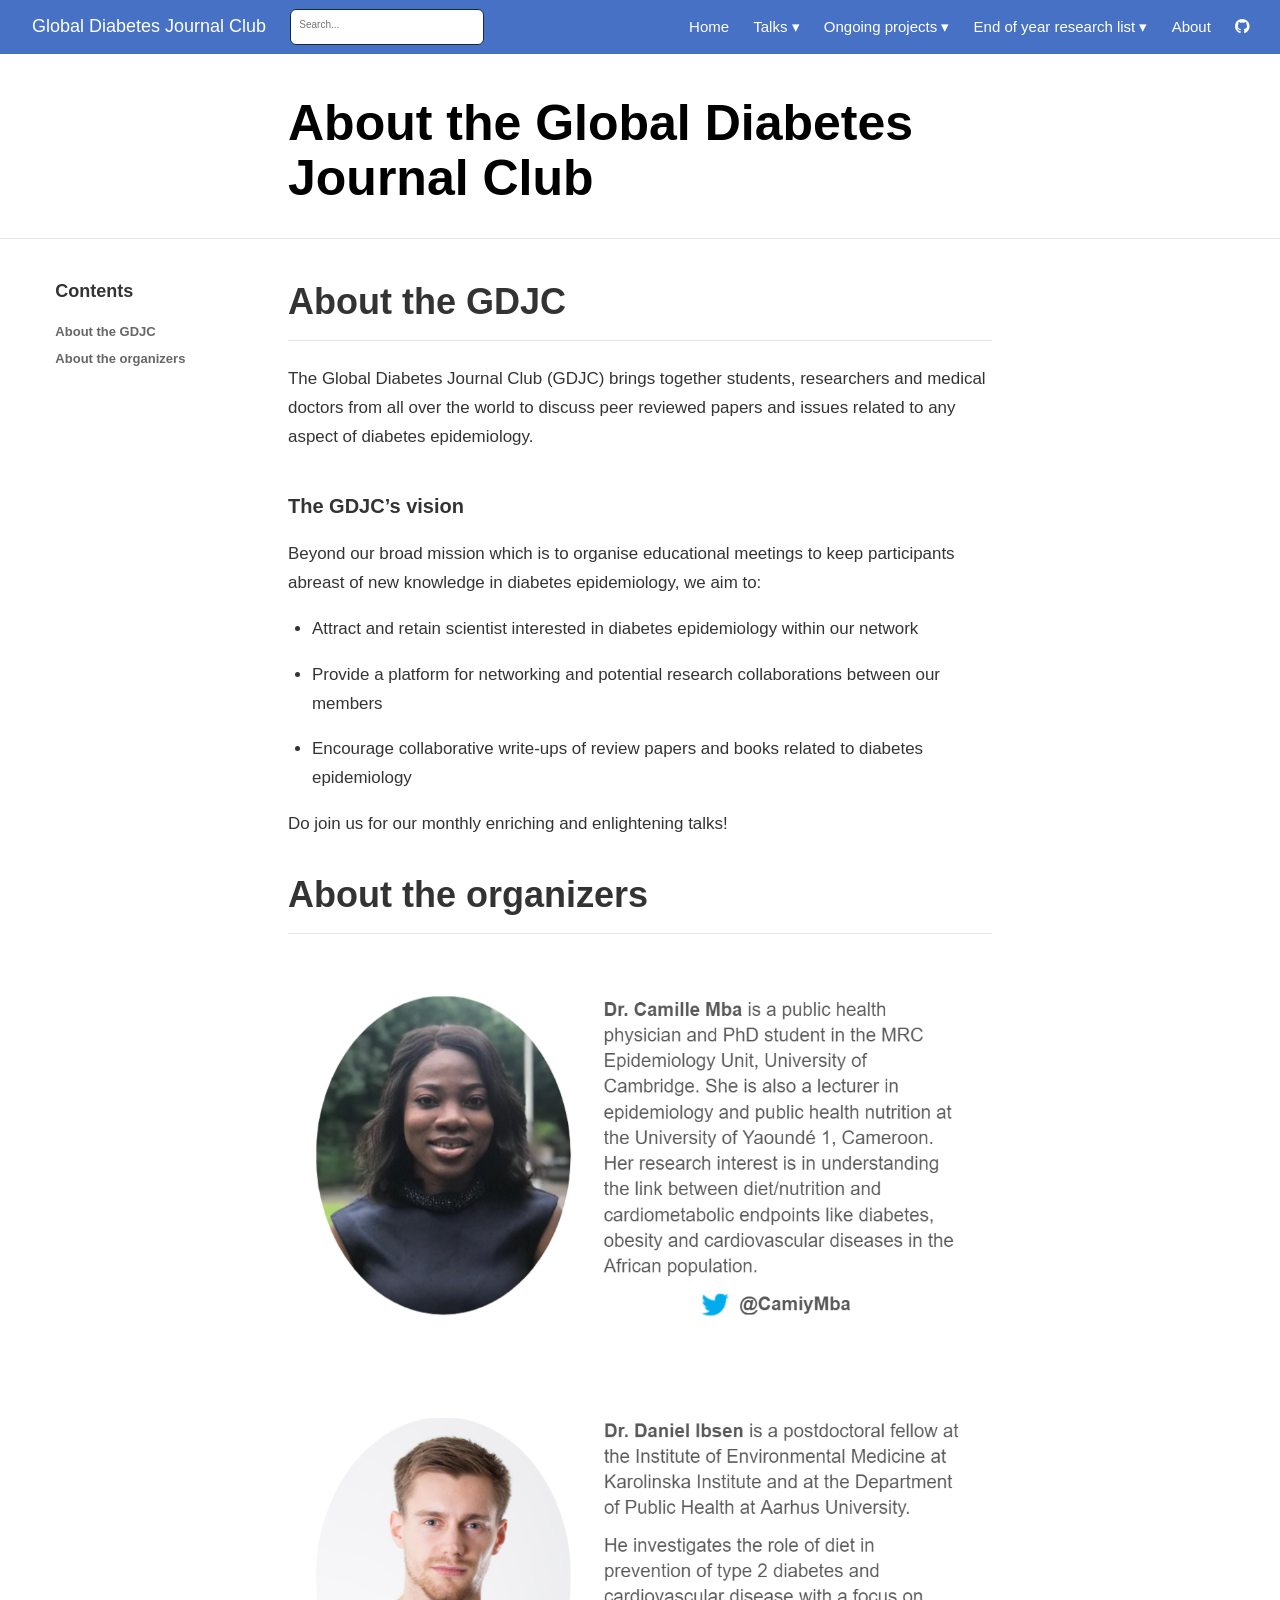
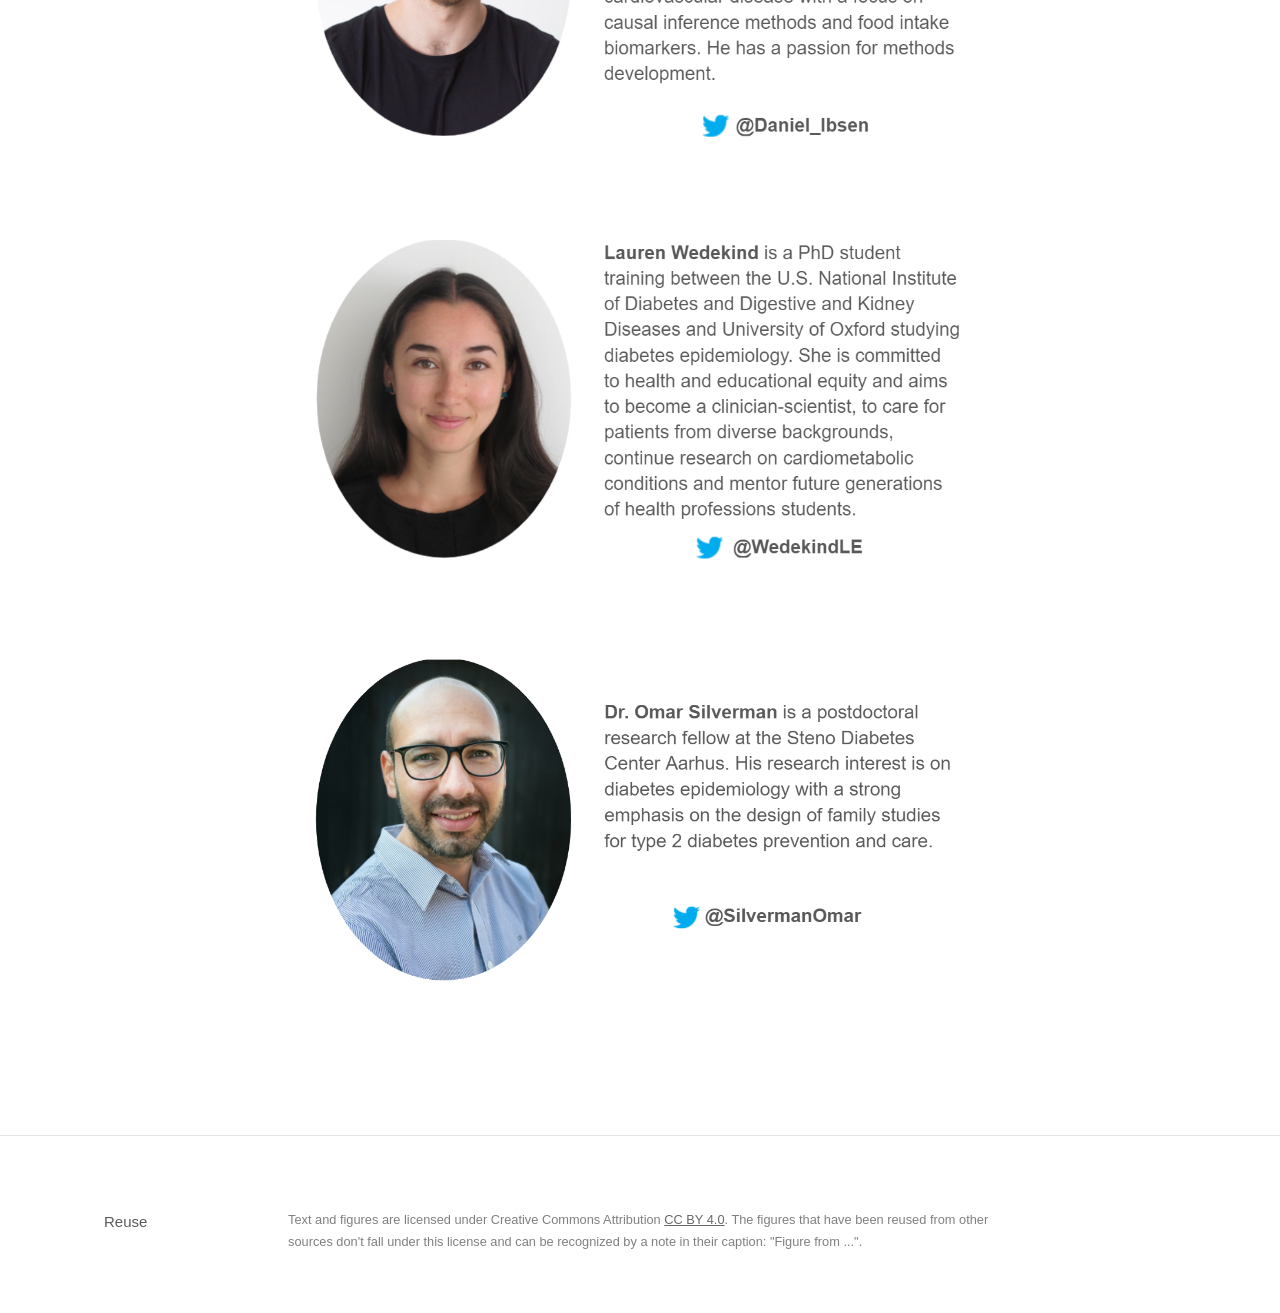
<file: about.html>
<!DOCTYPE html>

<html xmlns="http://www.w3.org/1999/xhtml" lang="" xml:lang="">

<head>
  <meta charset="utf-8"/>
  <meta name="viewport" content="width=device-width, initial-scale=1"/>
  <meta http-equiv="X-UA-Compatible" content="IE=Edge,chrome=1"/>
  <meta name="generator" content="distill" />

  <style type="text/css">
  /* Hide doc at startup (prevent jankiness while JS renders/transforms) */
  body {
    visibility: hidden;
  }
  </style>

 <!--radix_placeholder_import_source-->
 <!--/radix_placeholder_import_source-->

<style type="text/css">code{white-space: pre;}</style>
<style type="text/css" data-origin="pandoc">
code.sourceCode > span { display: inline-block; line-height: 1.25; }
code.sourceCode > span { color: inherit; text-decoration: inherit; }
code.sourceCode > span:empty { height: 1.2em; }
.sourceCode { overflow: visible; }
code.sourceCode { white-space: pre; position: relative; }
div.sourceCode { margin: 1em 0; }
pre.sourceCode { margin: 0; }
@media screen {
div.sourceCode { overflow: auto; }
}
@media print {
code.sourceCode { white-space: pre-wrap; }
code.sourceCode > span { text-indent: -5em; padding-left: 5em; }
}
pre.numberSource code
  { counter-reset: source-line 0; }
pre.numberSource code > span
  { position: relative; left: -4em; counter-increment: source-line; }
pre.numberSource code > span > a:first-child::before
  { content: counter(source-line);
    position: relative; left: -1em; text-align: right; vertical-align: baseline;
    border: none; display: inline-block;
    -webkit-touch-callout: none; -webkit-user-select: none;
    -khtml-user-select: none; -moz-user-select: none;
    -ms-user-select: none; user-select: none;
    padding: 0 4px; width: 4em;
    color: #aaaaaa;
  }
pre.numberSource { margin-left: 3em; border-left: 1px solid #aaaaaa;  padding-left: 4px; }
div.sourceCode
  { color: #00769e; background-color: #f1f3f5; }
@media screen {
code.sourceCode > span > a:first-child::before { text-decoration: underline; }
}
code span. { color: #00769e; } /* Normal */
code span.al { color: #ad0000; } /* Alert */
code span.an { color: #5e5e5e; } /* Annotation */
code span.at { color: #657422; } /* Attribute */
code span.bn { color: #ad0000; } /* BaseN */
code span.bu { } /* BuiltIn */
code span.cf { color: #00769e; } /* ControlFlow */
code span.ch { color: #20794d; } /* Char */
code span.cn { color: #8f5902; } /* Constant */
code span.co { color: #5e5e5e; } /* Comment */
code span.cv { color: #5e5e5e; font-style: italic; } /* CommentVar */
code span.do { color: #5e5e5e; font-style: italic; } /* Documentation */
code span.dt { color: #ad0000; } /* DataType */
code span.dv { color: #ad0000; } /* DecVal */
code span.er { color: #ad0000; } /* Error */
code span.ex { } /* Extension */
code span.fl { color: #ad0000; } /* Float */
code span.fu { color: #4758ab; } /* Function */
code span.im { } /* Import */
code span.in { color: #5e5e5e; } /* Information */
code span.kw { color: #00769e; } /* Keyword */
code span.op { color: #5e5e5e; } /* Operator */
code span.ot { color: #00769e; } /* Other */
code span.pp { color: #ad0000; } /* Preprocessor */
code span.sc { color: #5e5e5e; } /* SpecialChar */
code span.ss { color: #20794d; } /* SpecialString */
code span.st { color: #20794d; } /* String */
code span.va { color: #111111; } /* Variable */
code span.vs { color: #20794d; } /* VerbatimString */
code span.wa { color: #5e5e5e; font-style: italic; } /* Warning */
</style>


  <!--radix_placeholder_meta_tags-->
  <title>Global Diabetes Journal Club: About the Global Diabetes Journal Club</title>
  
  
  <link rel="license" href="https://creativecommons.org/licenses/by/4.0/"/>
  
  
  <!--  https://developers.facebook.com/docs/sharing/webmasters#markup -->
  <meta property="og:title" content="Global Diabetes Journal Club: About the Global Diabetes Journal Club"/>
  <meta property="og:type" content="article"/>
  <meta property="og:locale" content="en_US"/>
  <meta property="og:site_name" content="Global Diabetes Journal Club"/>
  
  <!--  https://dev.twitter.com/cards/types/summary -->
  <meta property="twitter:card" content="summary"/>
  <meta property="twitter:title" content="Global Diabetes Journal Club: About the Global Diabetes Journal Club"/>
  
  <!--/radix_placeholder_meta_tags-->
  <!--radix_placeholder_rmarkdown_metadata-->
  
  <script type="text/json" id="radix-rmarkdown-metadata">
  {"type":"list","attributes":{"names":{"type":"character","attributes":{},"value":["title","output"]}},"value":[{"type":"character","attributes":{},"value":["About the Global Diabetes Journal Club"]},{"type":"list","attributes":{"names":{"type":"character","attributes":{},"value":["distill::distill_article"]}},"value":[{"type":"list","attributes":{"names":{"type":"character","attributes":{},"value":["self_contained"]}},"value":[{"type":"logical","attributes":{},"value":[false]}]}]}]}
  </script>
  <!--/radix_placeholder_rmarkdown_metadata-->
  <!--radix_placeholder_navigation_in_header-->
  <meta name="distill:offset" content=""/>
  
  <script type="application/javascript">
  
    window.headroom_prevent_pin = false;
  
    window.document.addEventListener("DOMContentLoaded", function (event) {
  
      // initialize headroom for banner
      var header = $('header').get(0);
      var headerHeight = header.offsetHeight;
      var headroom = new Headroom(header, {
        tolerance: 5,
        onPin : function() {
          if (window.headroom_prevent_pin) {
            window.headroom_prevent_pin = false;
            headroom.unpin();
          }
        }
      });
      headroom.init();
      if(window.location.hash)
        headroom.unpin();
      $(header).addClass('headroom--transition');
  
      // offset scroll location for banner on hash change
      // (see: https://github.com/WickyNilliams/headroom.js/issues/38)
      window.addEventListener("hashchange", function(event) {
        window.scrollTo(0, window.pageYOffset - (headerHeight + 25));
      });
  
      // responsive menu
      $('.distill-site-header').each(function(i, val) {
        var topnav = $(this);
        var toggle = topnav.find('.nav-toggle');
        toggle.on('click', function() {
          topnav.toggleClass('responsive');
        });
      });
  
      // nav dropdowns
      $('.nav-dropbtn').click(function(e) {
        $(this).next('.nav-dropdown-content').toggleClass('nav-dropdown-active');
        $(this).parent().siblings('.nav-dropdown')
           .children('.nav-dropdown-content').removeClass('nav-dropdown-active');
      });
      $("body").click(function(e){
        $('.nav-dropdown-content').removeClass('nav-dropdown-active');
      });
      $(".nav-dropdown").click(function(e){
        e.stopPropagation();
      });
    });
  </script>
  
  <style type="text/css">
  
  /* Theme (user-documented overrideables for nav appearance) */
  
  .distill-site-nav {
    color: rgba(255, 255, 255, 0.8);
    background-color: #0F2E3D;
    font-size: 15px;
    font-weight: 300;
  }
  
  .distill-site-nav a {
    color: inherit;
    text-decoration: none;
  }
  
  .distill-site-nav a:hover {
    color: white;
  }
  
  @media print {
    .distill-site-nav {
      display: none;
    }
  }
  
  .distill-site-header {
  
  }
  
  .distill-site-footer {
  
  }
  
  
  /* Site Header */
  
  .distill-site-header {
    width: 100%;
    box-sizing: border-box;
    z-index: 3;
  }
  
  .distill-site-header .nav-left {
    display: inline-block;
    margin-left: 8px;
  }
  
  @media screen and (max-width: 768px) {
    .distill-site-header .nav-left {
      margin-left: 0;
    }
  }
  
  
  .distill-site-header .nav-right {
    float: right;
    margin-right: 8px;
  }
  
  .distill-site-header a,
  .distill-site-header .title {
    display: inline-block;
    text-align: center;
    padding: 14px 10px 14px 10px;
  }
  
  .distill-site-header .title {
    font-size: 18px;
    min-width: 150px;
  }
  
  .distill-site-header .logo {
    padding: 0;
  }
  
  .distill-site-header .logo img {
    display: none;
    max-height: 20px;
    width: auto;
    margin-bottom: -4px;
  }
  
  .distill-site-header .nav-image img {
    max-height: 18px;
    width: auto;
    display: inline-block;
    margin-bottom: -3px;
  }
  
  
  
  @media screen and (min-width: 1000px) {
    .distill-site-header .logo img {
      display: inline-block;
    }
    .distill-site-header .nav-left {
      margin-left: 20px;
    }
    .distill-site-header .nav-right {
      margin-right: 20px;
    }
    .distill-site-header .title {
      padding-left: 12px;
    }
  }
  
  
  .distill-site-header .nav-toggle {
    display: none;
  }
  
  .nav-dropdown {
    display: inline-block;
    position: relative;
  }
  
  .nav-dropdown .nav-dropbtn {
    border: none;
    outline: none;
    color: rgba(255, 255, 255, 0.8);
    padding: 16px 10px;
    background-color: transparent;
    font-family: inherit;
    font-size: inherit;
    font-weight: inherit;
    margin: 0;
    margin-top: 1px;
    z-index: 2;
  }
  
  .nav-dropdown-content {
    display: none;
    position: absolute;
    background-color: white;
    min-width: 200px;
    border: 1px solid rgba(0,0,0,0.15);
    border-radius: 4px;
    box-shadow: 0px 8px 16px 0px rgba(0,0,0,0.1);
    z-index: 1;
    margin-top: 2px;
    white-space: nowrap;
    padding-top: 4px;
    padding-bottom: 4px;
  }
  
  .nav-dropdown-content hr {
    margin-top: 4px;
    margin-bottom: 4px;
    border: none;
    border-bottom: 1px solid rgba(0, 0, 0, 0.1);
  }
  
  .nav-dropdown-active {
    display: block;
  }
  
  .nav-dropdown-content a, .nav-dropdown-content .nav-dropdown-header {
    color: black;
    padding: 6px 24px;
    text-decoration: none;
    display: block;
    text-align: left;
  }
  
  .nav-dropdown-content .nav-dropdown-header {
    display: block;
    padding: 5px 24px;
    padding-bottom: 0;
    text-transform: uppercase;
    font-size: 14px;
    color: #999999;
    white-space: nowrap;
  }
  
  .nav-dropdown:hover .nav-dropbtn {
    color: white;
  }
  
  .nav-dropdown-content a:hover {
    background-color: #ddd;
    color: black;
  }
  
  .nav-right .nav-dropdown-content {
    margin-left: -45%;
    right: 0;
  }
  
  @media screen and (max-width: 768px) {
    .distill-site-header a, .distill-site-header .nav-dropdown  {display: none;}
    .distill-site-header a.nav-toggle {
      float: right;
      display: block;
    }
    .distill-site-header .title {
      margin-left: 0;
    }
    .distill-site-header .nav-right {
      margin-right: 0;
    }
    .distill-site-header {
      overflow: hidden;
    }
    .nav-right .nav-dropdown-content {
      margin-left: 0;
    }
  }
  
  
  @media screen and (max-width: 768px) {
    .distill-site-header.responsive {position: relative; min-height: 500px; }
    .distill-site-header.responsive a.nav-toggle {
      position: absolute;
      right: 0;
      top: 0;
    }
    .distill-site-header.responsive a,
    .distill-site-header.responsive .nav-dropdown {
      display: block;
      text-align: left;
    }
    .distill-site-header.responsive .nav-left,
    .distill-site-header.responsive .nav-right {
      width: 100%;
    }
    .distill-site-header.responsive .nav-dropdown {float: none;}
    .distill-site-header.responsive .nav-dropdown-content {position: relative;}
    .distill-site-header.responsive .nav-dropdown .nav-dropbtn {
      display: block;
      width: 100%;
      text-align: left;
    }
  }
  
  /* Site Footer */
  
  .distill-site-footer {
    width: 100%;
    overflow: hidden;
    box-sizing: border-box;
    z-index: 3;
    margin-top: 30px;
    padding-top: 30px;
    padding-bottom: 30px;
    text-align: center;
  }
  
  /* Headroom */
  
  d-title {
    padding-top: 6rem;
  }
  
  @media print {
    d-title {
      padding-top: 4rem;
    }
  }
  
  .headroom {
    z-index: 1000;
    position: fixed;
    top: 0;
    left: 0;
    right: 0;
  }
  
  .headroom--transition {
    transition: all .4s ease-in-out;
  }
  
  .headroom--unpinned {
    top: -100px;
  }
  
  .headroom--pinned {
    top: 0;
  }
  
  /* adjust viewport for navbar height */
  /* helps vertically center bootstrap (non-distill) content */
  .min-vh-100 {
    min-height: calc(100vh - 100px) !important;
  }
  
  </style>
  
  <script src="site_libs/jquery-3.6.0/jquery-3.6.0.min.js"></script>
  <link href="site_libs/font-awesome-5.1.0/css/all.css" rel="stylesheet"/>
  <link href="site_libs/font-awesome-5.1.0/css/v4-shims.css" rel="stylesheet"/>
  <script src="site_libs/headroom-0.9.4/headroom.min.js"></script>
  <script src="site_libs/autocomplete-0.37.1/autocomplete.min.js"></script>
  <script src="site_libs/fuse-6.4.1/fuse.min.js"></script>
  
  <script type="application/javascript">
  
  function getMeta(metaName) {
    var metas = document.getElementsByTagName('meta');
    for (let i = 0; i < metas.length; i++) {
      if (metas[i].getAttribute('name') === metaName) {
        return metas[i].getAttribute('content');
      }
    }
    return '';
  }
  
  function offsetURL(url) {
    var offset = getMeta('distill:offset');
    return offset ? offset + '/' + url : url;
  }
  
  function createFuseIndex() {
  
    // create fuse index
    var options = {
      keys: [
        { name: 'title', weight: 20 },
        { name: 'categories', weight: 15 },
        { name: 'description', weight: 10 },
        { name: 'contents', weight: 5 },
      ],
      ignoreLocation: true,
      threshold: 0
    };
    var fuse = new window.Fuse([], options);
  
    // fetch the main search.json
    return fetch(offsetURL('search.json'))
      .then(function(response) {
        if (response.status == 200) {
          return response.json().then(function(json) {
            // index main articles
            json.articles.forEach(function(article) {
              fuse.add(article);
            });
            // download collections and index their articles
            return Promise.all(json.collections.map(function(collection) {
              return fetch(offsetURL(collection)).then(function(response) {
                if (response.status === 200) {
                  return response.json().then(function(articles) {
                    articles.forEach(function(article) {
                      fuse.add(article);
                    });
                  })
                } else {
                  return Promise.reject(
                    new Error('Unexpected status from search index request: ' +
                              response.status)
                  );
                }
              });
            })).then(function() {
              return fuse;
            });
          });
  
        } else {
          return Promise.reject(
            new Error('Unexpected status from search index request: ' +
                        response.status)
          );
        }
      });
  }
  
  window.document.addEventListener("DOMContentLoaded", function (event) {
  
    // get search element (bail if we don't have one)
    var searchEl = window.document.getElementById('distill-search');
    if (!searchEl)
      return;
  
    createFuseIndex()
      .then(function(fuse) {
  
        // make search box visible
        searchEl.classList.remove('hidden');
  
        // initialize autocomplete
        var options = {
          autoselect: true,
          hint: false,
          minLength: 2,
        };
        window.autocomplete(searchEl, options, [{
          source: function(query, callback) {
            const searchOptions = {
              isCaseSensitive: false,
              shouldSort: true,
              minMatchCharLength: 2,
              limit: 10,
            };
            var results = fuse.search(query, searchOptions);
            callback(results
              .map(function(result) { return result.item; })
            );
          },
          templates: {
            suggestion: function(suggestion) {
              var img = suggestion.preview && Object.keys(suggestion.preview).length > 0
                ? `<img src="${offsetURL(suggestion.preview)}"</img>`
                : '';
              var html = `
                <div class="search-item">
                  <h3>${suggestion.title}</h3>
                  <div class="search-item-description">
                    ${suggestion.description || ''}
                  </div>
                  <div class="search-item-preview">
                    ${img}
                  </div>
                </div>
              `;
              return html;
            }
          }
        }]).on('autocomplete:selected', function(event, suggestion) {
          window.location.href = offsetURL(suggestion.path);
        });
        // remove inline display style on autocompleter (we want to
        // manage responsive display via css)
        $('.algolia-autocomplete').css("display", "");
      })
      .catch(function(error) {
        console.log(error);
      });
  
  });
  
  </script>
  
  <style type="text/css">
  
  .nav-search {
    font-size: x-small;
  }
  
  /* Algolioa Autocomplete */
  
  .algolia-autocomplete {
    display: inline-block;
    margin-left: 10px;
    vertical-align: sub;
    background-color: white;
    color: black;
    padding: 6px;
    padding-top: 8px;
    padding-bottom: 0;
    border-radius: 6px;
    border: 1px #0F2E3D solid;
    width: 180px;
  }
  
  
  @media screen and (max-width: 768px) {
    .distill-site-nav .algolia-autocomplete {
      display: none;
      visibility: hidden;
    }
    .distill-site-nav.responsive .algolia-autocomplete {
      display: inline-block;
      visibility: visible;
    }
    .distill-site-nav.responsive .algolia-autocomplete .aa-dropdown-menu {
      margin-left: 0;
      width: 400px;
      max-height: 400px;
    }
  }
  
  .algolia-autocomplete .aa-input, .algolia-autocomplete .aa-hint {
    width: 90%;
    outline: none;
    border: none;
  }
  
  .algolia-autocomplete .aa-hint {
    color: #999;
  }
  .algolia-autocomplete .aa-dropdown-menu {
    width: 550px;
    max-height: 70vh;
    overflow-x: visible;
    overflow-y: scroll;
    padding: 5px;
    margin-top: 3px;
    margin-left: -150px;
    background-color: #fff;
    border-radius: 5px;
    border: 1px solid #999;
    border-top: none;
  }
  
  .algolia-autocomplete .aa-dropdown-menu .aa-suggestion {
    cursor: pointer;
    padding: 5px 4px;
    border-bottom: 1px solid #eee;
  }
  
  .algolia-autocomplete .aa-dropdown-menu .aa-suggestion:last-of-type {
    border-bottom: none;
    margin-bottom: 2px;
  }
  
  .algolia-autocomplete .aa-dropdown-menu .aa-suggestion .search-item {
    overflow: hidden;
    font-size: 0.8em;
    line-height: 1.4em;
  }
  
  .algolia-autocomplete .aa-dropdown-menu .aa-suggestion .search-item h3 {
    font-size: 1rem;
    margin-block-start: 0;
    margin-block-end: 5px;
  }
  
  .algolia-autocomplete .aa-dropdown-menu .aa-suggestion .search-item-description {
    display: inline-block;
    overflow: hidden;
    height: 2.8em;
    width: 80%;
    margin-right: 4%;
  }
  
  .algolia-autocomplete .aa-dropdown-menu .aa-suggestion .search-item-preview {
    display: inline-block;
    width: 15%;
  }
  
  .algolia-autocomplete .aa-dropdown-menu .aa-suggestion .search-item-preview img {
    height: 3em;
    width: auto;
    display: none;
  }
  
  .algolia-autocomplete .aa-dropdown-menu .aa-suggestion .search-item-preview img[src] {
    display: initial;
  }
  
  .algolia-autocomplete .aa-dropdown-menu .aa-suggestion.aa-cursor {
    background-color: #eee;
  }
  .algolia-autocomplete .aa-dropdown-menu .aa-suggestion em {
    font-weight: bold;
    font-style: normal;
  }
  
  </style>
  
  
  <!--/radix_placeholder_navigation_in_header-->
  <!--radix_placeholder_distill-->
  
  <style type="text/css">
  
  body {
    background-color: white;
  }
  
  .pandoc-table {
    width: 100%;
  }
  
  .pandoc-table>caption {
    margin-bottom: 10px;
  }
  
  .pandoc-table th:not([align]) {
    text-align: left;
  }
  
  .pagedtable-footer {
    font-size: 15px;
  }
  
  d-byline .byline {
    grid-template-columns: 2fr 2fr;
  }
  
  d-byline .byline h3 {
    margin-block-start: 1.5em;
  }
  
  d-byline .byline .authors-affiliations h3 {
    margin-block-start: 0.5em;
  }
  
  .authors-affiliations .orcid-id {
    width: 16px;
    height:16px;
    margin-left: 4px;
    margin-right: 4px;
    vertical-align: middle;
    padding-bottom: 2px;
  }
  
  d-title .dt-tags {
    margin-top: 1em;
    grid-column: text;
  }
  
  .dt-tags .dt-tag {
    text-decoration: none;
    display: inline-block;
    color: rgba(0,0,0,0.6);
    padding: 0em 0.4em;
    margin-right: 0.5em;
    margin-bottom: 0.4em;
    font-size: 70%;
    border: 1px solid rgba(0,0,0,0.2);
    border-radius: 3px;
    text-transform: uppercase;
    font-weight: 500;
  }
  
  d-article table.gt_table td,
  d-article table.gt_table th {
    border-bottom: none;
  }
  
  .html-widget {
    margin-bottom: 2.0em;
  }
  
  .l-screen-inset {
    padding-right: 16px;
  }
  
  .l-screen .caption {
    margin-left: 10px;
  }
  
  .shaded {
    background: rgb(247, 247, 247);
    padding-top: 20px;
    padding-bottom: 20px;
    border-top: 1px solid rgba(0, 0, 0, 0.1);
    border-bottom: 1px solid rgba(0, 0, 0, 0.1);
  }
  
  .shaded .html-widget {
    margin-bottom: 0;
    border: 1px solid rgba(0, 0, 0, 0.1);
  }
  
  .shaded .shaded-content {
    background: white;
  }
  
  .text-output {
    margin-top: 0;
    line-height: 1.5em;
  }
  
  .hidden {
    display: none !important;
  }
  
  d-article {
    padding-top: 2.5rem;
    padding-bottom: 30px;
  }
  
  d-appendix {
    padding-top: 30px;
  }
  
  d-article>p>img {
    width: 100%;
  }
  
  d-article h2 {
    margin: 1rem 0 1.5rem 0;
  }
  
  d-article h3 {
    margin-top: 1.5rem;
  }
  
  d-article iframe {
    border: 1px solid rgba(0, 0, 0, 0.1);
    margin-bottom: 2.0em;
    width: 100%;
  }
  
  /* Tweak code blocks */
  
  d-article div.sourceCode code,
  d-article pre code {
    font-family: Consolas, Monaco, 'Andale Mono', 'Ubuntu Mono', monospace;
  }
  
  d-article pre,
  d-article div.sourceCode,
  d-article div.sourceCode pre {
    overflow: auto;
  }
  
  d-article div.sourceCode {
    background-color: white;
  }
  
  d-article div.sourceCode pre {
    padding-left: 10px;
    font-size: 12px;
    border-left: 2px solid rgba(0,0,0,0.1);
  }
  
  d-article pre {
    font-size: 12px;
    color: black;
    background: none;
    margin-top: 0;
    text-align: left;
    white-space: pre;
    word-spacing: normal;
    word-break: normal;
    word-wrap: normal;
    line-height: 1.5;
  
    -moz-tab-size: 4;
    -o-tab-size: 4;
    tab-size: 4;
  
    -webkit-hyphens: none;
    -moz-hyphens: none;
    -ms-hyphens: none;
    hyphens: none;
  }
  
  d-article pre a {
    border-bottom: none;
  }
  
  d-article pre a:hover {
    border-bottom: none;
    text-decoration: underline;
  }
  
  d-article details {
    grid-column: text;
    margin-bottom: 0.8em;
  }
  
  @media(min-width: 768px) {
  
  d-article pre,
  d-article div.sourceCode,
  d-article div.sourceCode pre {
    overflow: visible !important;
  }
  
  d-article div.sourceCode pre {
    padding-left: 18px;
    font-size: 14px;
  }
  
  d-article pre {
    font-size: 14px;
  }
  
  }
  
  figure img.external {
    background: white;
    border: 1px solid rgba(0, 0, 0, 0.1);
    box-shadow: 0 1px 8px rgba(0, 0, 0, 0.1);
    padding: 18px;
    box-sizing: border-box;
  }
  
  /* CSS for d-contents */
  
  .d-contents {
    grid-column: text;
    color: rgba(0,0,0,0.8);
    font-size: 0.9em;
    padding-bottom: 1em;
    margin-bottom: 1em;
    padding-bottom: 0.5em;
    margin-bottom: 1em;
    padding-left: 0.25em;
    justify-self: start;
  }
  
  @media(min-width: 1000px) {
    .d-contents.d-contents-float {
      height: 0;
      grid-column-start: 1;
      grid-column-end: 4;
      justify-self: center;
      padding-right: 3em;
      padding-left: 2em;
    }
  }
  
  .d-contents nav h3 {
    font-size: 18px;
    margin-top: 0;
    margin-bottom: 1em;
  }
  
  .d-contents li {
    list-style-type: none
  }
  
  .d-contents nav > ul {
    padding-left: 0;
  }
  
  .d-contents ul {
    padding-left: 1em
  }
  
  .d-contents nav ul li {
    margin-top: 0.6em;
    margin-bottom: 0.2em;
  }
  
  .d-contents nav a {
    font-size: 13px;
    border-bottom: none;
    text-decoration: none
    color: rgba(0, 0, 0, 0.8);
  }
  
  .d-contents nav a:hover {
    text-decoration: underline solid rgba(0, 0, 0, 0.6)
  }
  
  .d-contents nav > ul > li > a {
    font-weight: 600;
  }
  
  .d-contents nav > ul > li > ul {
    font-weight: inherit;
  }
  
  .d-contents nav > ul > li > ul > li {
    margin-top: 0.2em;
  }
  
  
  .d-contents nav ul {
    margin-top: 0;
    margin-bottom: 0.25em;
  }
  
  .d-article-with-toc h2:nth-child(2) {
    margin-top: 0;
  }
  
  
  /* Figure */
  
  .figure {
    position: relative;
    margin-bottom: 2.5em;
    margin-top: 1.5em;
  }
  
  .figure .caption {
    color: rgba(0, 0, 0, 0.6);
    font-size: 12px;
    line-height: 1.5em;
  }
  
  .figure img.external {
    background: white;
    border: 1px solid rgba(0, 0, 0, 0.1);
    box-shadow: 0 1px 8px rgba(0, 0, 0, 0.1);
    padding: 18px;
    box-sizing: border-box;
  }
  
  .figure .caption a {
    color: rgba(0, 0, 0, 0.6);
  }
  
  .figure .caption b,
  .figure .caption strong, {
    font-weight: 600;
    color: rgba(0, 0, 0, 1.0);
  }
  
  /* Citations */
  
  d-article .citation {
    color: inherit;
    cursor: inherit;
  }
  
  div.hanging-indent{
    margin-left: 1em; text-indent: -1em;
  }
  
  /* Citation hover box */
  
  .tippy-box[data-theme~=light-border] {
    background-color: rgba(250, 250, 250, 0.95);
  }
  
  .tippy-content > p {
    margin-bottom: 0;
    padding: 2px;
  }
  
  
  /* Tweak 1000px media break to show more text */
  
  @media(min-width: 1000px) {
    .base-grid,
    distill-header,
    d-title,
    d-abstract,
    d-article,
    d-appendix,
    distill-appendix,
    d-byline,
    d-footnote-list,
    d-citation-list,
    distill-footer {
      grid-template-columns: [screen-start] 1fr [page-start kicker-start] 80px [middle-start] 50px [text-start kicker-end] 65px 65px 65px 65px 65px 65px 65px 65px [text-end gutter-start] 65px [middle-end] 65px [page-end gutter-end] 1fr [screen-end];
      grid-column-gap: 16px;
    }
  
    .grid {
      grid-column-gap: 16px;
    }
  
    d-article {
      font-size: 1.06rem;
      line-height: 1.7em;
    }
    figure .caption, .figure .caption, figure figcaption {
      font-size: 13px;
    }
  }
  
  @media(min-width: 1180px) {
    .base-grid,
    distill-header,
    d-title,
    d-abstract,
    d-article,
    d-appendix,
    distill-appendix,
    d-byline,
    d-footnote-list,
    d-citation-list,
    distill-footer {
      grid-template-columns: [screen-start] 1fr [page-start kicker-start] 60px [middle-start] 60px [text-start kicker-end] 60px 60px 60px 60px 60px 60px 60px 60px [text-end gutter-start] 60px [middle-end] 60px [page-end gutter-end] 1fr [screen-end];
      grid-column-gap: 32px;
    }
  
    .grid {
      grid-column-gap: 32px;
    }
  }
  
  
  /* Get the citation styles for the appendix (not auto-injected on render since
     we do our own rendering of the citation appendix) */
  
  d-appendix .citation-appendix,
  .d-appendix .citation-appendix {
    font-size: 11px;
    line-height: 15px;
    border-left: 1px solid rgba(0, 0, 0, 0.1);
    padding-left: 18px;
    border: 1px solid rgba(0,0,0,0.1);
    background: rgba(0, 0, 0, 0.02);
    padding: 10px 18px;
    border-radius: 3px;
    color: rgba(150, 150, 150, 1);
    overflow: hidden;
    margin-top: -12px;
    white-space: pre-wrap;
    word-wrap: break-word;
  }
  
  /* Include appendix styles here so they can be overridden */
  
  d-appendix {
    contain: layout style;
    font-size: 0.8em;
    line-height: 1.7em;
    margin-top: 60px;
    margin-bottom: 0;
    border-top: 1px solid rgba(0, 0, 0, 0.1);
    color: rgba(0,0,0,0.5);
    padding-top: 60px;
    padding-bottom: 48px;
  }
  
  d-appendix h3 {
    grid-column: page-start / text-start;
    font-size: 15px;
    font-weight: 500;
    margin-top: 1em;
    margin-bottom: 0;
    color: rgba(0,0,0,0.65);
  }
  
  d-appendix h3 + * {
    margin-top: 1em;
  }
  
  d-appendix ol {
    padding: 0 0 0 15px;
  }
  
  @media (min-width: 768px) {
    d-appendix ol {
      padding: 0 0 0 30px;
      margin-left: -30px;
    }
  }
  
  d-appendix li {
    margin-bottom: 1em;
  }
  
  d-appendix a {
    color: rgba(0, 0, 0, 0.6);
  }
  
  d-appendix > * {
    grid-column: text;
  }
  
  d-appendix > d-footnote-list,
  d-appendix > d-citation-list,
  d-appendix > distill-appendix {
    grid-column: screen;
  }
  
  /* Include footnote styles here so they can be overridden */
  
  d-footnote-list {
    contain: layout style;
  }
  
  d-footnote-list > * {
    grid-column: text;
  }
  
  d-footnote-list a.footnote-backlink {
    color: rgba(0,0,0,0.3);
    padding-left: 0.5em;
  }
  
  
  
  /* Anchor.js */
  
  .anchorjs-link {
    /*transition: all .25s linear; */
    text-decoration: none;
    border-bottom: none;
  }
  *:hover > .anchorjs-link {
    margin-left: -1.125em !important;
    text-decoration: none;
    border-bottom: none;
  }
  
  /* Social footer */
  
  .social_footer {
    margin-top: 30px;
    margin-bottom: 0;
    color: rgba(0,0,0,0.67);
  }
  
  .disqus-comments {
    margin-right: 30px;
  }
  
  .disqus-comment-count {
    border-bottom: 1px solid rgba(0, 0, 0, 0.4);
    cursor: pointer;
  }
  
  #disqus_thread {
    margin-top: 30px;
  }
  
  .article-sharing a {
    border-bottom: none;
    margin-right: 8px;
  }
  
  .article-sharing a:hover {
    border-bottom: none;
  }
  
  .sidebar-section.subscribe {
    font-size: 12px;
    line-height: 1.6em;
  }
  
  .subscribe p {
    margin-bottom: 0.5em;
  }
  
  
  .article-footer .subscribe {
    font-size: 15px;
    margin-top: 45px;
  }
  
  
  .sidebar-section.custom {
    font-size: 12px;
    line-height: 1.6em;
  }
  
  .custom p {
    margin-bottom: 0.5em;
  }
  
  /* Styles for listing layout (hide title) */
  .layout-listing d-title, .layout-listing .d-title {
    display: none;
  }
  
  /* Styles for posts lists (not auto-injected) */
  
  
  .posts-with-sidebar {
    padding-left: 45px;
    padding-right: 45px;
  }
  
  .posts-list .description h2,
  .posts-list .description p {
    font-family: -apple-system, BlinkMacSystemFont, "Segoe UI", Roboto, Oxygen, Ubuntu, Cantarell, "Fira Sans", "Droid Sans", "Helvetica Neue", Arial, sans-serif;
  }
  
  .posts-list .description h2 {
    font-weight: 700;
    border-bottom: none;
    padding-bottom: 0;
  }
  
  .posts-list h2.post-tag {
    border-bottom: 1px solid rgba(0, 0, 0, 0.2);
    padding-bottom: 12px;
  }
  .posts-list {
    margin-top: 60px;
    margin-bottom: 24px;
  }
  
  .posts-list .post-preview {
    text-decoration: none;
    overflow: hidden;
    display: block;
    border-bottom: 1px solid rgba(0, 0, 0, 0.1);
    padding: 24px 0;
  }
  
  .post-preview-last {
    border-bottom: none !important;
  }
  
  .posts-list .posts-list-caption {
    grid-column: screen;
    font-weight: 400;
  }
  
  .posts-list .post-preview h2 {
    margin: 0 0 6px 0;
    line-height: 1.2em;
    font-style: normal;
    font-size: 24px;
  }
  
  .posts-list .post-preview p {
    margin: 0 0 12px 0;
    line-height: 1.4em;
    font-size: 16px;
  }
  
  .posts-list .post-preview .thumbnail {
    box-sizing: border-box;
    margin-bottom: 24px;
    position: relative;
    max-width: 500px;
  }
  .posts-list .post-preview img {
    width: 100%;
    display: block;
  }
  
  .posts-list .metadata {
    font-size: 12px;
    line-height: 1.4em;
    margin-bottom: 18px;
  }
  
  .posts-list .metadata > * {
    display: inline-block;
  }
  
  .posts-list .metadata .publishedDate {
    margin-right: 2em;
  }
  
  .posts-list .metadata .dt-authors {
    display: block;
    margin-top: 0.3em;
    margin-right: 2em;
  }
  
  .posts-list .dt-tags {
    display: block;
    line-height: 1em;
  }
  
  .posts-list .dt-tags .dt-tag {
    display: inline-block;
    color: rgba(0,0,0,0.6);
    padding: 0.3em 0.4em;
    margin-right: 0.2em;
    margin-bottom: 0.4em;
    font-size: 60%;
    border: 1px solid rgba(0,0,0,0.2);
    border-radius: 3px;
    text-transform: uppercase;
    font-weight: 500;
  }
  
  .posts-list img {
    opacity: 1;
  }
  
  .posts-list img[data-src] {
    opacity: 0;
  }
  
  .posts-more {
    clear: both;
  }
  
  
  .posts-sidebar {
    font-size: 16px;
  }
  
  .posts-sidebar h3 {
    font-size: 16px;
    margin-top: 0;
    margin-bottom: 0.5em;
    font-weight: 400;
    text-transform: uppercase;
  }
  
  .sidebar-section {
    margin-bottom: 30px;
  }
  
  .categories ul {
    list-style-type: none;
    margin: 0;
    padding: 0;
  }
  
  .categories li {
    color: rgba(0, 0, 0, 0.8);
    margin-bottom: 0;
  }
  
  .categories li>a {
    border-bottom: none;
  }
  
  .categories li>a:hover {
    border-bottom: 1px solid rgba(0, 0, 0, 0.4);
  }
  
  .categories .active {
    font-weight: 600;
  }
  
  .categories .category-count {
    color: rgba(0, 0, 0, 0.4);
  }
  
  
  @media(min-width: 768px) {
    .posts-list .post-preview h2 {
      font-size: 26px;
    }
    .posts-list .post-preview .thumbnail {
      float: right;
      width: 30%;
      margin-bottom: 0;
    }
    .posts-list .post-preview .description {
      float: left;
      width: 45%;
    }
    .posts-list .post-preview .metadata {
      float: left;
      width: 20%;
      margin-top: 8px;
    }
    .posts-list .post-preview p {
      margin: 0 0 12px 0;
      line-height: 1.5em;
      font-size: 16px;
    }
    .posts-with-sidebar .posts-list {
      float: left;
      width: 75%;
    }
    .posts-with-sidebar .posts-sidebar {
      float: right;
      width: 20%;
      margin-top: 60px;
      padding-top: 24px;
      padding-bottom: 24px;
    }
  }
  
  
  /* Improve display for browsers without grid (IE/Edge <= 15) */
  
  .downlevel {
    line-height: 1.6em;
    font-family: -apple-system, BlinkMacSystemFont, "Segoe UI", Roboto, Oxygen, Ubuntu, Cantarell, "Fira Sans", "Droid Sans", "Helvetica Neue", Arial, sans-serif;
    margin: 0;
  }
  
  .downlevel .d-title {
    padding-top: 6rem;
    padding-bottom: 1.5rem;
  }
  
  .downlevel .d-title h1 {
    font-size: 50px;
    font-weight: 700;
    line-height: 1.1em;
    margin: 0 0 0.5rem;
  }
  
  .downlevel .d-title p {
    font-weight: 300;
    font-size: 1.2rem;
    line-height: 1.55em;
    margin-top: 0;
  }
  
  .downlevel .d-byline {
    padding-top: 0.8em;
    padding-bottom: 0.8em;
    font-size: 0.8rem;
    line-height: 1.8em;
  }
  
  .downlevel .section-separator {
    border: none;
    border-top: 1px solid rgba(0, 0, 0, 0.1);
  }
  
  .downlevel .d-article {
    font-size: 1.06rem;
    line-height: 1.7em;
    padding-top: 1rem;
    padding-bottom: 2rem;
  }
  
  
  .downlevel .d-appendix {
    padding-left: 0;
    padding-right: 0;
    max-width: none;
    font-size: 0.8em;
    line-height: 1.7em;
    margin-bottom: 0;
    color: rgba(0,0,0,0.5);
    padding-top: 40px;
    padding-bottom: 48px;
  }
  
  .downlevel .footnotes ol {
    padding-left: 13px;
  }
  
  .downlevel .base-grid,
  .downlevel .distill-header,
  .downlevel .d-title,
  .downlevel .d-abstract,
  .downlevel .d-article,
  .downlevel .d-appendix,
  .downlevel .distill-appendix,
  .downlevel .d-byline,
  .downlevel .d-footnote-list,
  .downlevel .d-citation-list,
  .downlevel .distill-footer,
  .downlevel .appendix-bottom,
  .downlevel .posts-container {
    padding-left: 40px;
    padding-right: 40px;
  }
  
  @media(min-width: 768px) {
    .downlevel .base-grid,
    .downlevel .distill-header,
    .downlevel .d-title,
    .downlevel .d-abstract,
    .downlevel .d-article,
    .downlevel .d-appendix,
    .downlevel .distill-appendix,
    .downlevel .d-byline,
    .downlevel .d-footnote-list,
    .downlevel .d-citation-list,
    .downlevel .distill-footer,
    .downlevel .appendix-bottom,
    .downlevel .posts-container {
    padding-left: 150px;
    padding-right: 150px;
    max-width: 900px;
  }
  }
  
  .downlevel pre code {
    display: block;
    border-left: 2px solid rgba(0, 0, 0, .1);
    padding: 0 0 0 20px;
    font-size: 14px;
  }
  
  .downlevel code, .downlevel pre {
    color: black;
    background: none;
    font-family: Consolas, Monaco, 'Andale Mono', 'Ubuntu Mono', monospace;
    text-align: left;
    white-space: pre;
    word-spacing: normal;
    word-break: normal;
    word-wrap: normal;
    line-height: 1.5;
  
    -moz-tab-size: 4;
    -o-tab-size: 4;
    tab-size: 4;
  
    -webkit-hyphens: none;
    -moz-hyphens: none;
    -ms-hyphens: none;
    hyphens: none;
  }
  
  .downlevel .posts-list .post-preview {
    color: inherit;
  }
  
  
  
  </style>
  
  <script type="application/javascript">
  
  function is_downlevel_browser() {
    if (bowser.isUnsupportedBrowser({ msie: "12", msedge: "16"},
                                   window.navigator.userAgent)) {
      return true;
    } else {
      return window.load_distill_framework === undefined;
    }
  }
  
  // show body when load is complete
  function on_load_complete() {
  
    // add anchors
    if (window.anchors) {
      window.anchors.options.placement = 'left';
      window.anchors.add('d-article > h2, d-article > h3, d-article > h4, d-article > h5');
    }
  
  
    // set body to visible
    document.body.style.visibility = 'visible';
  
    // force redraw for leaflet widgets
    if (window.HTMLWidgets) {
      var maps = window.HTMLWidgets.findAll(".leaflet");
      $.each(maps, function(i, el) {
        var map = this.getMap();
        map.invalidateSize();
        map.eachLayer(function(layer) {
          if (layer instanceof L.TileLayer)
            layer.redraw();
        });
      });
    }
  
    // trigger 'shown' so htmlwidgets resize
    $('d-article').trigger('shown');
  }
  
  function init_distill() {
  
    init_common();
  
    // create front matter
    var front_matter = $('<d-front-matter></d-front-matter>');
    $('#distill-front-matter').wrap(front_matter);
  
    // create d-title
    $('.d-title').changeElementType('d-title');
  
    // create d-byline
    var byline = $('<d-byline></d-byline>');
    $('.d-byline').replaceWith(byline);
  
    // create d-article
    var article = $('<d-article></d-article>');
    $('.d-article').wrap(article).children().unwrap();
  
    // move posts container into article
    $('.posts-container').appendTo($('d-article'));
  
    // create d-appendix
    $('.d-appendix').changeElementType('d-appendix');
  
    // flag indicating that we have appendix items
    var appendix = $('.appendix-bottom').children('h3').length > 0;
  
    // replace footnotes with <d-footnote>
    $('.footnote-ref').each(function(i, val) {
      appendix = true;
      var href = $(this).attr('href');
      var id = href.replace('#', '');
      var fn = $('#' + id);
      var fn_p = $('#' + id + '>p');
      fn_p.find('.footnote-back').remove();
      var text = fn_p.html();
      var dtfn = $('<d-footnote></d-footnote>');
      dtfn.html(text);
      $(this).replaceWith(dtfn);
    });
    // remove footnotes
    $('.footnotes').remove();
  
    // move refs into #references-listing
    $('#references-listing').replaceWith($('#refs'));
  
    $('h1.appendix, h2.appendix').each(function(i, val) {
      $(this).changeElementType('h3');
    });
    $('h3.appendix').each(function(i, val) {
      var id = $(this).attr('id');
      $('.d-contents a[href="#' + id + '"]').parent().remove();
      appendix = true;
      $(this).nextUntil($('h1, h2, h3')).addBack().appendTo($('d-appendix'));
    });
  
    // show d-appendix if we have appendix content
    $("d-appendix").css('display', appendix ? 'grid' : 'none');
  
    // localize layout chunks to just output
    $('.layout-chunk').each(function(i, val) {
  
      // capture layout
      var layout = $(this).attr('data-layout');
  
      // apply layout to markdown level block elements
      var elements = $(this).children().not('details, div.sourceCode, pre, script');
      elements.each(function(i, el) {
        var layout_div = $('<div class="' + layout + '"></div>');
        if (layout_div.hasClass('shaded')) {
          var shaded_content = $('<div class="shaded-content"></div>');
          $(this).wrap(shaded_content);
          $(this).parent().wrap(layout_div);
        } else {
          $(this).wrap(layout_div);
        }
      });
  
  
      // unwrap the layout-chunk div
      $(this).children().unwrap();
    });
  
    // remove code block used to force  highlighting css
    $('.distill-force-highlighting-css').parent().remove();
  
    // remove empty line numbers inserted by pandoc when using a
    // custom syntax highlighting theme
    $('code.sourceCode a:empty').remove();
  
    // load distill framework
    load_distill_framework();
  
    // wait for window.distillRunlevel == 4 to do post processing
    function distill_post_process() {
  
      if (!window.distillRunlevel || window.distillRunlevel < 4)
        return;
  
      // hide author/affiliations entirely if we have no authors
      var front_matter = JSON.parse($("#distill-front-matter").html());
      var have_authors = front_matter.authors && front_matter.authors.length > 0;
      if (!have_authors)
        $('d-byline').addClass('hidden');
  
      // article with toc class
      $('.d-contents').parent().addClass('d-article-with-toc');
  
      // strip links that point to #
      $('.authors-affiliations').find('a[href="#"]').removeAttr('href');
  
      // add orcid ids
      $('.authors-affiliations').find('.author').each(function(i, el) {
        var orcid_id = front_matter.authors[i].orcidID;
        if (orcid_id) {
          var a = $('<a></a>');
          a.attr('href', 'https://orcid.org/' + orcid_id);
          var img = $('<img></img>');
          img.addClass('orcid-id');
          img.attr('alt', 'ORCID ID');
          img.attr('src','[data-uri]');
          a.append(img);
          $(this).append(a);
        }
      });
  
      // hide elements of author/affiliations grid that have no value
      function hide_byline_column(caption) {
        $('d-byline').find('h3:contains("' + caption + '")').parent().css('visibility', 'hidden');
      }
  
      // affiliations
      var have_affiliations = false;
      for (var i = 0; i<front_matter.authors.length; ++i) {
        var author = front_matter.authors[i];
        if (author.affiliation !== "&nbsp;") {
          have_affiliations = true;
          break;
        }
      }
      if (!have_affiliations)
        $('d-byline').find('h3:contains("Affiliations")').css('visibility', 'hidden');
  
      // published date
      if (!front_matter.publishedDate)
        hide_byline_column("Published");
  
      // document object identifier
      var doi = $('d-byline').find('h3:contains("DOI")');
      var doi_p = doi.next().empty();
      if (!front_matter.doi) {
        // if we have a citation and valid citationText then link to that
        if ($('#citation').length > 0 && front_matter.citationText) {
          doi.html('Citation');
          $('<a href="#citation"></a>')
            .text(front_matter.citationText)
            .appendTo(doi_p);
        } else {
          hide_byline_column("DOI");
        }
      } else {
        $('<a></a>')
           .attr('href', "https://doi.org/" + front_matter.doi)
           .html(front_matter.doi)
           .appendTo(doi_p);
      }
  
       // change plural form of authors/affiliations
      if (front_matter.authors.length === 1) {
        var grid = $('.authors-affiliations');
        grid.children('h3:contains("Authors")').text('Author');
        grid.children('h3:contains("Affiliations")').text('Affiliation');
      }
  
      // remove d-appendix and d-footnote-list local styles
      $('d-appendix > style:first-child').remove();
      $('d-footnote-list > style:first-child').remove();
  
      // move appendix-bottom entries to the bottom
      $('.appendix-bottom').appendTo('d-appendix').children().unwrap();
      $('.appendix-bottom').remove();
  
      // hoverable references
      $('span.citation[data-cites]').each(function() {
        if ($(this).children()[0].nodeName == "D-FOOTNOTE") {
          var fn = $(this).children()[0]
          $(this).html(fn.shadowRoot.querySelector("sup"))
          $(this).id = fn.id
          fn.remove()
        }
        var refs = $(this).attr('data-cites').split(" ");
        var refHtml = refs.map(function(ref) {
          return "<p>" + $('#ref-' + ref).html() + "</p>";
        }).join("\n");
        window.tippy(this, {
          allowHTML: true,
          content: refHtml,
          maxWidth: 500,
          interactive: true,
          interactiveBorder: 10,
          theme: 'light-border',
          placement: 'bottom-start'
        });
      });
  
      // fix footnotes in tables (#411)
      // replacing broken distill.pub feature
      $('table d-footnote').each(function() {
        // we replace internal showAtNode methode which is triggered when hovering a footnote
        this.hoverBox.showAtNode = function(node) {
          // ported from https://github.com/distillpub/template/pull/105/files
          calcOffset = function(elem) {
              let x = elem.offsetLeft;
              let y = elem.offsetTop;
              // Traverse upwards until an `absolute` element is found or `elem`
              // becomes null.
              while (elem = elem.offsetParent && elem.style.position != 'absolute') {
                  x += elem.offsetLeft;
                  y += elem.offsetTop;
              }
  
              return { left: x, top: y };
          }
          // https://developer.mozilla.org/en-US/docs/Web/API/HTMLElement/offsetTop
          const bbox = node.getBoundingClientRect();
          const offset = calcOffset(node);
          this.show([offset.left + bbox.width, offset.top + bbox.height]);
        }
      })
  
      // clear polling timer
      clearInterval(tid);
  
      // show body now that everything is ready
      on_load_complete();
    }
  
    var tid = setInterval(distill_post_process, 50);
    distill_post_process();
  
  }
  
  function init_downlevel() {
  
    init_common();
  
     // insert hr after d-title
    $('.d-title').after($('<hr class="section-separator"/>'));
  
    // check if we have authors
    var front_matter = JSON.parse($("#distill-front-matter").html());
    var have_authors = front_matter.authors && front_matter.authors.length > 0;
  
    // manage byline/border
    if (!have_authors)
      $('.d-byline').remove();
    $('.d-byline').after($('<hr class="section-separator"/>'));
    $('.d-byline a').remove();
  
    // remove toc
    $('.d-contents').remove();
  
    // move appendix elements
    $('h1.appendix, h2.appendix').each(function(i, val) {
      $(this).changeElementType('h3');
    });
    $('h3.appendix').each(function(i, val) {
      $(this).nextUntil($('h1, h2, h3')).addBack().appendTo($('.d-appendix'));
    });
  
  
    // inject headers into references and footnotes
    var refs_header = $('<h3></h3>');
    refs_header.text('References');
    $('#refs').prepend(refs_header);
  
    var footnotes_header = $('<h3></h3');
    footnotes_header.text('Footnotes');
    $('.footnotes').children('hr').first().replaceWith(footnotes_header);
  
    // move appendix-bottom entries to the bottom
    $('.appendix-bottom').appendTo('.d-appendix').children().unwrap();
    $('.appendix-bottom').remove();
  
    // remove appendix if it's empty
    if ($('.d-appendix').children().length === 0)
      $('.d-appendix').remove();
  
    // prepend separator above appendix
    $('.d-appendix').before($('<hr class="section-separator" style="clear: both"/>'));
  
    // trim code
    $('pre>code').each(function(i, val) {
      $(this).html($.trim($(this).html()));
    });
  
    // move posts-container right before article
    $('.posts-container').insertBefore($('.d-article'));
  
    $('body').addClass('downlevel');
  
    on_load_complete();
  }
  
  
  function init_common() {
  
    // jquery plugin to change element types
    (function($) {
      $.fn.changeElementType = function(newType) {
        var attrs = {};
  
        $.each(this[0].attributes, function(idx, attr) {
          attrs[attr.nodeName] = attr.nodeValue;
        });
  
        this.replaceWith(function() {
          return $("<" + newType + "/>", attrs).append($(this).contents());
        });
      };
    })(jQuery);
  
    // prevent underline for linked images
    $('a > img').parent().css({'border-bottom' : 'none'});
  
    // mark non-body figures created by knitr chunks as 100% width
    $('.layout-chunk').each(function(i, val) {
      var figures = $(this).find('img, .html-widget');
      // ignore leaflet img layers (#106)
      figures = figures.filter(':not(img[class*="leaflet"])')
      if ($(this).attr('data-layout') !== "l-body") {
        figures.css('width', '100%');
      } else {
        figures.css('max-width', '100%');
        figures.filter("[width]").each(function(i, val) {
          var fig = $(this);
          fig.css('width', fig.attr('width') + 'px');
        });
  
      }
    });
  
    // auto-append index.html to post-preview links in file: protocol
    // and in rstudio ide preview
    $('.post-preview').each(function(i, val) {
      if (window.location.protocol === "file:")
        $(this).attr('href', $(this).attr('href') + "index.html");
    });
  
    // get rid of index.html references in header
    if (window.location.protocol !== "file:") {
      $('.distill-site-header a[href]').each(function(i,val) {
        $(this).attr('href', $(this).attr('href').replace(/^index[.]html/, "./"));
      });
    }
  
    // add class to pandoc style tables
    $('tr.header').parent('thead').parent('table').addClass('pandoc-table');
    $('.kable-table').children('table').addClass('pandoc-table');
  
    // add figcaption style to table captions
    $('caption').parent('table').addClass("figcaption");
  
    // initialize posts list
    if (window.init_posts_list)
      window.init_posts_list();
  
    // implmement disqus comment link
    $('.disqus-comment-count').click(function() {
      window.headroom_prevent_pin = true;
      $('#disqus_thread').toggleClass('hidden');
      if (!$('#disqus_thread').hasClass('hidden')) {
        var offset = $(this).offset();
        $(window).resize();
        $('html, body').animate({
          scrollTop: offset.top - 35
        });
      }
    });
  }
  
  document.addEventListener('DOMContentLoaded', function() {
    if (is_downlevel_browser())
      init_downlevel();
    else
      window.addEventListener('WebComponentsReady', init_distill);
  });
  
  </script>
  
  <style type="text/css">
  /* base variables */
  
  /* Edit the CSS properties in this file to create a custom
     Distill theme. Only edit values in the right column
     for each row; values shown are the CSS defaults.
     To return any property to the default,
     you may set its value to: unset
     All rows must end with a semi-colon.                      */
  
  /* Optional: embed custom fonts here with `@import`          */
  /* This must remain at the top of this file.                 */
  
  
  
  html {
    /*-- Main font sizes --*/
    --title-size:      50px;
    --body-size:       1.06rem;
    --code-size:       14px;
    --aside-size:      12px;
    --fig-cap-size:    13px;
    /*-- Main font colors --*/
    --title-color:     #000000;
    --header-color:    rgba(0, 0, 0, 0.8);
    --body-color:      rgba(0, 0, 0, 0.8);
    --aside-color:     rgba(0, 0, 0, 0.6);
    --fig-cap-color:   rgba(0, 0, 0, 0.6);
    /*-- Specify custom fonts ~~~ must be imported above   --*/
    --heading-font:    sans-serif;
    --mono-font:       monospace;
    --body-font:       sans-serif;
    --navbar-font:     sans-serif;  /* websites + blogs only */
  }
  
  /*-- ARTICLE METADATA --*/
  d-byline {
    --heading-size:    0.6rem;
    --heading-color:   rgba(0, 0, 0, 0.5);
    --body-size:       0.8rem;
    --body-color:      rgba(0, 0, 0, 0.8);
  }
  
  /*-- ARTICLE TABLE OF CONTENTS --*/
  .d-contents {
    --heading-size:    18px;
    --contents-size:   13px;
  }
  
  /*-- ARTICLE APPENDIX --*/
  d-appendix {
    --heading-size:    15px;
    --heading-color:   rgba(0, 0, 0, 0.65);
    --text-size:       0.8em;
    --text-color:      rgba(0, 0, 0, 0.5);
  }
  
  /*-- WEBSITE HEADER + FOOTER --*/
  /* These properties only apply to Distill sites and blogs  */
  
  .distill-site-header {
    --title-size:       18px;
    --text-color:       rgba(255, 255, 255, 0.8);
    --text-size:        15px;
    --hover-color:      white;
    --bkgd-color:       #0F2E3D;
  }
  
  .distill-site-footer {
    --text-color:       rgba(255, 255, 255, 0.8);
    --text-size:        15px;
    --hover-color:      white;
    --bkgd-color:       #0F2E3D;
  }
  
  /*-- Additional custom styles --*/
  /* Add any additional CSS rules below                      */
  </style>
  <style type="text/css">
  /* base variables */
  
  /* Edit the CSS properties in this file to create a custom
     Distill theme. Only edit values in the right column
     for each row; values shown are the CSS defaults.
     To return any property to the default,
     you may set its value to: unset
     All rows must end with a semi-colon.                      */
  
  /* Optional: embed custom fonts here with `@import`          */
  /* This must remain at the top of this file.                 */
  @import url('https://fonts.googleapis.com/css2?family=Roboto'):
  
  
  
  html {
    /*-- Main font sizes --*/
    --title-size:      50px;
    --body-size:       1.06rem;
    --code-size:       14px;
    --aside-size:      12px;
    --fig-cap-size:    13px;
    /*-- Main font colors --*/
    --title-color:     #4671C5;
    --header-color:    rgba(0, 0, 0, 0.8);
    --body-color:      rgba(0, 0, 0, 0.8);
    --aside-color:     rgba(0, 0, 0, 0.6);
    --fig-cap-color:   rgba(0, 0, 0, 0.6);
    /*-- Specify custom fonts ~~~ must be imported above   --*/
    --heading-font:    "Roboto", sans-serif; 
    --mono-font:       "Roboto", sans-serif;
    --body-font:       "Roboto", sans-serif;
    --navbar-font:     "Roboto", sans-serif;  /* websites + blogs only */
  }
  
  /*-- ARTICLE METADATA --*/
  d-byline {
    --heading-size:    0.6rem;
    --heading-color:   #4671C5;
    --body-size:       0.8rem;
    --body-color:      #4671C5;
  }
  
  /*-- ARTICLE TABLE OF CONTENTS --*/
  .d-contents {
    --heading-size:    18px;
    --contents-size:   13px;
  }
  
  /*-- ARTICLE APPENDIX --*/
  d-appendix {
    --heading-size:    15px;
    --heading-color:   rgba(0, 0, 0, 0.65);
    --text-size:       0.8em;
    --text-color:      rgba(0, 0, 0, 0.5);
  }
  
  /*-- WEBSITE HEADER + FOOTER --*/
  /* These properties only apply to Distill sites and blogs  */
  
  .distill-site-header {
    --title-size:       18px;
    --text-color:       rgba(255, 255, 255, 1);
    --text-size:        15px;
    --hover-color:      white;
    --bkgd-color:       #4671C5;
  }
  
  .distill-site-footer {
    --text-color:       rgba(255, 255, 255, 0.8);
    --text-size:        15px;
    --hover-color:      white;
    --bkgd-color:       #0F2E3D;
  }
  
  /*-- Additional custom styles --*/
  /* Add any additional CSS rules below                      */
  </style>
  <style type="text/css">
  /* base style */
  
  /* FONT FAMILIES */
  
  :root {
    --heading-default: -apple-system, BlinkMacSystemFont, "Segoe UI", Roboto, Oxygen, Ubuntu, Cantarell, "Fira Sans", "Droid Sans", "Helvetica Neue", Arial, sans-serif;
    --mono-default: Consolas, Monaco, 'Andale Mono', 'Ubuntu Mono', monospace;
    --body-default: -apple-system, BlinkMacSystemFont, "Segoe UI", Roboto, Oxygen, Ubuntu, Cantarell, "Fira Sans", "Droid Sans", "Helvetica Neue", Arial, sans-serif;
  }
  
  body,
  .posts-list .post-preview p,
  .posts-list .description p {
    font-family: var(--body-font), var(--body-default);
  }
  
  h1, h2, h3, h4, h5, h6,
  .posts-list .post-preview h2,
  .posts-list .description h2 {
    font-family: var(--heading-font), var(--heading-default);
  }
  
  d-article div.sourceCode code,
  d-article pre code {
    font-family: var(--mono-font), var(--mono-default);
  }
  
  
  /*-- TITLE --*/
  d-title h1,
  .posts-list > h1 {
    color: var(--title-color, black);
  }
  
  d-title h1 {
    font-size: var(--title-size, 50px);
  }
  
  /*-- HEADERS --*/
  d-article h1,
  d-article h2,
  d-article h3,
  d-article h4,
  d-article h5,
  d-article h6 {
    color: var(--header-color, rgba(0, 0, 0, 0.8));
  }
  
  /*-- BODY --*/
  d-article > p,  /* only text inside of <p> tags */
  d-article > ul, /* lists */
  d-article > ol {
    color: var(--body-color, rgba(0, 0, 0, 0.8));
    font-size: var(--body-size, 1.06rem);
  }
  
  
  /*-- CODE --*/
  d-article div.sourceCode code,
  d-article pre code {
    font-size: var(--code-size, 14px);
  }
  
  /*-- ASIDE --*/
  d-article aside {
    font-size: var(--aside-size, 12px);
    color: var(--aside-color, rgba(0, 0, 0, 0.6));
  }
  
  /*-- FIGURE CAPTIONS --*/
  figure .caption,
  figure figcaption,
  .figure .caption {
    font-size: var(--fig-cap-size, 13px);
    color: var(--fig-cap-color, rgba(0, 0, 0, 0.6));
  }
  
  /*-- METADATA --*/
  d-byline h3 {
    font-size: var(--heading-size, 0.6rem);
    color: var(--heading-color, rgba(0, 0, 0, 0.5));
  }
  
  d-byline {
    font-size: var(--body-size, 0.8rem);
    color: var(--body-color, rgba(0, 0, 0, 0.8));
  }
  
  d-byline a,
  d-article d-byline a {
    color: var(--body-color, rgba(0, 0, 0, 0.8));
  }
  
  /*-- TABLE OF CONTENTS --*/
  .d-contents nav h3 {
    font-size: var(--heading-size, 18px);
  }
  
  .d-contents nav a {
    font-size: var(--contents-size, 13px);
  }
  
  /*-- APPENDIX --*/
  d-appendix h3 {
    font-size: var(--heading-size, 15px);
    color: var(--heading-color, rgba(0, 0, 0, 0.65));
  }
  
  d-appendix {
    font-size: var(--text-size, 0.8em);
    color: var(--text-color, rgba(0, 0, 0, 0.5));
  }
  
  d-appendix d-footnote-list a.footnote-backlink {
    color: var(--text-color, rgba(0, 0, 0, 0.5));
  }
  
  /*-- WEBSITE HEADER + FOOTER --*/
  .distill-site-header .title {
    font-size: var(--title-size, 18px);
    font-family: var(--navbar-font), var(--heading-default);
  }
  
  .distill-site-header a,
  .nav-dropdown .nav-dropbtn {
    font-family: var(--navbar-font), var(--heading-default);
  }
  
  .nav-dropdown .nav-dropbtn {
    color: var(--text-color, rgba(255, 255, 255, 0.8));
    font-size: var(--text-size, 15px);
  }
  
  .distill-site-header a:hover,
  .nav-dropdown:hover .nav-dropbtn {
    color: var(--hover-color, white);
  }
  
  .distill-site-header {
    font-size: var(--text-size, 15px);
    color: var(--text-color, rgba(255, 255, 255, 0.8));
    background-color: var(--bkgd-color, #0F2E3D);
  }
  
  .distill-site-footer {
    font-size: var(--text-size, 15px);
    color: var(--text-color, rgba(255, 255, 255, 0.8));
    background-color: var(--bkgd-color, #0F2E3D);
  }
  
  .distill-site-footer a:hover {
    color: var(--hover-color, white);
  }</style>
  <!--/radix_placeholder_distill-->
  <script src="site_libs/popper-2.6.0/popper.min.js"></script>
  <link href="site_libs/tippy-6.2.7/tippy.css" rel="stylesheet" />
  <link href="site_libs/tippy-6.2.7/tippy-light-border.css" rel="stylesheet" />
  <script src="site_libs/tippy-6.2.7/tippy.umd.min.js"></script>
  <script src="site_libs/anchor-4.2.2/anchor.min.js"></script>
  <script src="site_libs/bowser-1.9.3/bowser.min.js"></script>
  <script src="site_libs/webcomponents-2.0.0/webcomponents.js"></script>
  <script src="site_libs/distill-2.2.21/template.v2.js"></script>
  <!--radix_placeholder_site_in_header-->
  <!--/radix_placeholder_site_in_header-->


</head>

<body>

<!--radix_placeholder_front_matter-->

<script id="distill-front-matter" type="text/json">
{"title":"About the Global Diabetes Journal Club","authors":[]}
</script>

<!--/radix_placeholder_front_matter-->
<!--radix_placeholder_navigation_before_body-->
<header class="header header--fixed" role="banner">
<nav class="distill-site-nav distill-site-header">
<div class="nav-left">
<a href="index.html" class="title">Global Diabetes Journal Club</a>
<input id="distill-search" class="nav-search hidden" type="text" placeholder="Search..."/>
</div>
<div class="nav-right">
<a href="index.html">Home</a>
<div class="nav-dropdown">
<button class="nav-dropbtn">
Talks
 
<span class="down-arrow">&#x25BE;</span>
</button>
<div class="nav-dropdown-content">
<a href="talks_2022.html">2022 GDJC Talks</a>
<a href="talks_2021.html">2021 GDJC Talks</a>
<a href="calendar.html">Calendar</a>
<a href="want_to_give_a_talk.html">Want to give a talk?</a>
</div>
</div>
<div class="nav-dropdown">
<button class="nav-dropbtn">
Ongoing projects
 
<span class="down-arrow">&#x25BE;</span>
</button>
<div class="nav-dropdown-content">
<a href="systematic_reviews.html">Systematic reviews</a>
</div>
</div>
<div class="nav-dropdown">
<button class="nav-dropbtn">
End of year research list
 
<span class="down-arrow">&#x25BE;</span>
</button>
<div class="nav-dropdown-content">
<a href="eoyrl_2020.html">2020</a>
</div>
</div>
<a href="about.html">About</a>
<a href="https://github.com/GDJC/website">
<i class="fab fa-github" aria-hidden="true"></i>
</a>
<a href="javascript:void(0);" class="nav-toggle">&#9776;</a>
</div>
</nav>
</header>
<!--/radix_placeholder_navigation_before_body-->
<!--radix_placeholder_site_before_body-->
<!--/radix_placeholder_site_before_body-->

<div class="d-title">
<h1>About the Global Diabetes Journal Club</h1>
<!--radix_placeholder_categories-->
<!--/radix_placeholder_categories-->

</div>


<div class="d-article">
<div class="d-contents d-contents-float">
<nav class="l-text toc figcaption" id="TOC">
<h3>Contents</h3>
<ul>
<li><a href="#about-the-gdjc">About the GDJC</a></li>
<li><a href="#about-the-organizers">About the organizers</a></li>
</ul>
</nav>
</div>
<h2 id="about-the-gdjc">About the GDJC</h2>
<p>The Global Diabetes Journal Club (GDJC) brings together students, researchers and medical doctors from all over the world to discuss peer reviewed papers and issues related to any aspect of diabetes epidemiology.</p>
<h3 id="the-gdjcs-vision">The GDJC’s vision</h3>
<p>Beyond our broad mission which is to organise educational meetings to keep participants abreast of new knowledge in diabetes epidemiology, we aim to:</p>
<ul>
<li>Attract and retain scientist interested in diabetes epidemiology within our network</li>
<li>Provide a platform for networking and potential research collaborations between our members</li>
<li>Encourage collaborative write-ups of review papers and books related to diabetes epidemiology</li>
</ul>
<p>Do join us for our monthly enriching and enlightening talks!</p>
<h2 id="about-the-organizers">About the organizers</h2>
<p><img src="images/CamilleMba_GDJC_Bio.PNG" /></p>
<p><img src="images/DanielIbsen_GDJC_Bio.PNG" /></p>
<p><img src="images/LaurenWedekind_GDJC_Bio.PNG" /></p>
<p><img src="images/OmarSilverman_GDJC_Bio.PNG" /></p>
<div class="sourceCode" id="cb1"><pre class="sourceCode r distill-force-highlighting-css"><code class="sourceCode r"></code></pre></div>
<!--radix_placeholder_article_footer-->
<!--/radix_placeholder_article_footer-->
</div>

<div class="d-appendix">
</div>


<!--radix_placeholder_site_after_body-->
<!--/radix_placeholder_site_after_body-->
<!--radix_placeholder_appendices-->
<div class="appendix-bottom">
<h3 id="reuse">Reuse</h3>
<p>Text and figures are licensed under Creative Commons Attribution <a rel="license" href="https://creativecommons.org/licenses/by/4.0/">CC BY 4.0</a>. The figures that have been reused from other sources don't fall under this license and can be recognized by a note in their caption: "Figure from ...".</p>
</div>
<!--/radix_placeholder_appendices-->
<!--radix_placeholder_navigation_after_body-->
<!--/radix_placeholder_navigation_after_body-->

</body>

</html>
</file>
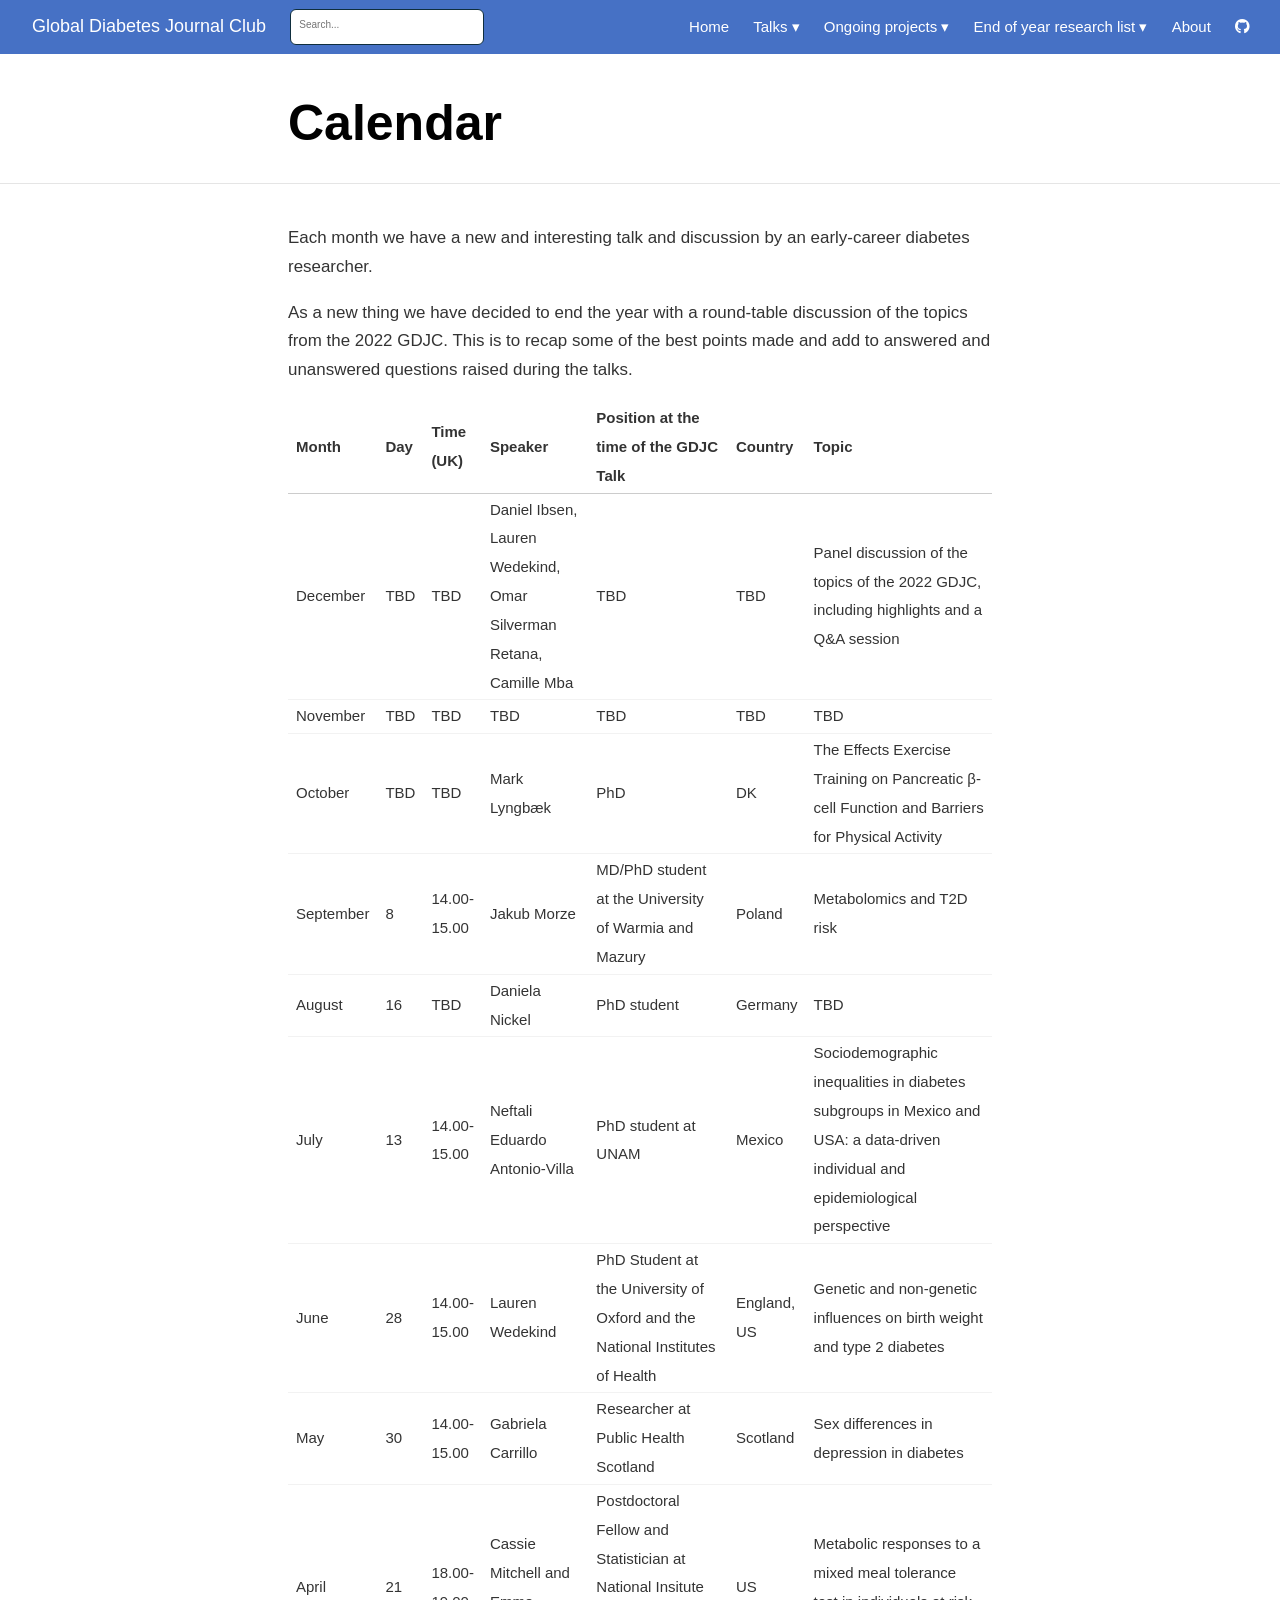
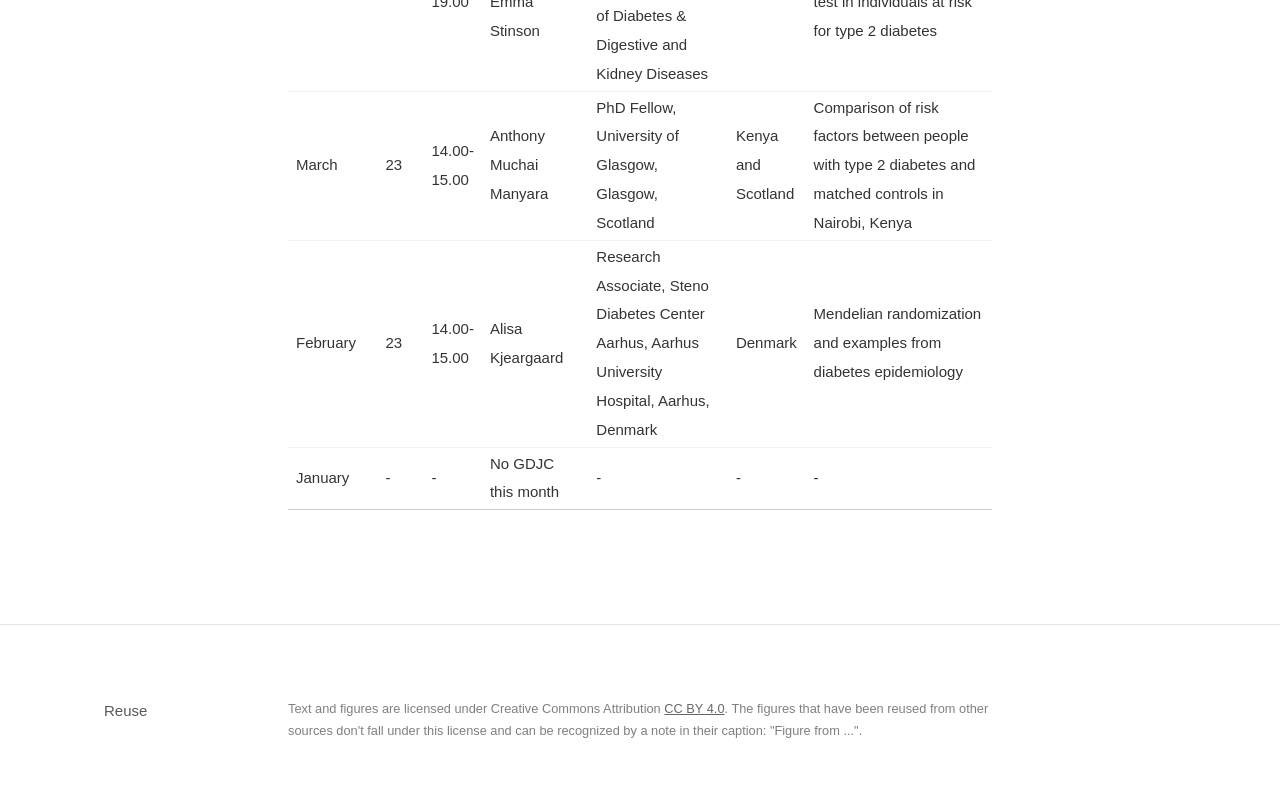
<file: calendar.html>
<!DOCTYPE html>

<html xmlns="http://www.w3.org/1999/xhtml" lang="" xml:lang="">

<head>
  <meta charset="utf-8"/>
  <meta name="viewport" content="width=device-width, initial-scale=1"/>
  <meta http-equiv="X-UA-Compatible" content="IE=Edge,chrome=1"/>
  <meta name="generator" content="distill" />

  <style type="text/css">
  /* Hide doc at startup (prevent jankiness while JS renders/transforms) */
  body {
    visibility: hidden;
  }
  </style>

 <!--radix_placeholder_import_source-->
 <!--/radix_placeholder_import_source-->

<style type="text/css">code{white-space: pre;}</style>
<style type="text/css" data-origin="pandoc">
code.sourceCode > span { display: inline-block; line-height: 1.25; }
code.sourceCode > span { color: inherit; text-decoration: inherit; }
code.sourceCode > span:empty { height: 1.2em; }
.sourceCode { overflow: visible; }
code.sourceCode { white-space: pre; position: relative; }
div.sourceCode { margin: 1em 0; }
pre.sourceCode { margin: 0; }
@media screen {
div.sourceCode { overflow: auto; }
}
@media print {
code.sourceCode { white-space: pre-wrap; }
code.sourceCode > span { text-indent: -5em; padding-left: 5em; }
}
pre.numberSource code
  { counter-reset: source-line 0; }
pre.numberSource code > span
  { position: relative; left: -4em; counter-increment: source-line; }
pre.numberSource code > span > a:first-child::before
  { content: counter(source-line);
    position: relative; left: -1em; text-align: right; vertical-align: baseline;
    border: none; display: inline-block;
    -webkit-touch-callout: none; -webkit-user-select: none;
    -khtml-user-select: none; -moz-user-select: none;
    -ms-user-select: none; user-select: none;
    padding: 0 4px; width: 4em;
    color: #aaaaaa;
  }
pre.numberSource { margin-left: 3em; border-left: 1px solid #aaaaaa;  padding-left: 4px; }
div.sourceCode
  { color: #00769e; background-color: #f1f3f5; }
@media screen {
code.sourceCode > span > a:first-child::before { text-decoration: underline; }
}
code span. { color: #00769e; } /* Normal */
code span.al { color: #ad0000; } /* Alert */
code span.an { color: #5e5e5e; } /* Annotation */
code span.at { color: #657422; } /* Attribute */
code span.bn { color: #ad0000; } /* BaseN */
code span.bu { } /* BuiltIn */
code span.cf { color: #00769e; } /* ControlFlow */
code span.ch { color: #20794d; } /* Char */
code span.cn { color: #8f5902; } /* Constant */
code span.co { color: #5e5e5e; } /* Comment */
code span.cv { color: #5e5e5e; font-style: italic; } /* CommentVar */
code span.do { color: #5e5e5e; font-style: italic; } /* Documentation */
code span.dt { color: #ad0000; } /* DataType */
code span.dv { color: #ad0000; } /* DecVal */
code span.er { color: #ad0000; } /* Error */
code span.ex { } /* Extension */
code span.fl { color: #ad0000; } /* Float */
code span.fu { color: #4758ab; } /* Function */
code span.im { } /* Import */
code span.in { color: #5e5e5e; } /* Information */
code span.kw { color: #00769e; } /* Keyword */
code span.op { color: #5e5e5e; } /* Operator */
code span.ot { color: #00769e; } /* Other */
code span.pp { color: #ad0000; } /* Preprocessor */
code span.sc { color: #5e5e5e; } /* SpecialChar */
code span.ss { color: #20794d; } /* SpecialString */
code span.st { color: #20794d; } /* String */
code span.va { color: #111111; } /* Variable */
code span.vs { color: #20794d; } /* VerbatimString */
code span.wa { color: #5e5e5e; font-style: italic; } /* Warning */
</style>


  <!--radix_placeholder_meta_tags-->
  <title>Global Diabetes Journal Club: Calendar</title>
  
  
  <link rel="license" href="https://creativecommons.org/licenses/by/4.0/"/>
  
  <!--  https://schema.org/Article -->
  <meta property="article:published" itemprop="datePublished" content="2022-07-19"/>
  <meta property="article:created" itemprop="dateCreated" content="2022-07-19"/>
  
  <!--  https://developers.facebook.com/docs/sharing/webmasters#markup -->
  <meta property="og:title" content="Global Diabetes Journal Club: Calendar"/>
  <meta property="og:type" content="article"/>
  <meta property="og:locale" content="en_US"/>
  <meta property="og:site_name" content="Global Diabetes Journal Club"/>
  
  <!--  https://dev.twitter.com/cards/types/summary -->
  <meta property="twitter:card" content="summary"/>
  <meta property="twitter:title" content="Global Diabetes Journal Club: Calendar"/>
  
  <!--/radix_placeholder_meta_tags-->
  <!--radix_placeholder_rmarkdown_metadata-->
  
  <script type="text/json" id="radix-rmarkdown-metadata">
  {"type":"list","attributes":{"names":{"type":"character","attributes":{},"value":["title","date","output"]}},"value":[{"type":"character","attributes":{},"value":["Calendar"]},{"type":"character","attributes":{},"value":["2022-07-19"]},{"type":"list","attributes":{"names":{"type":"character","attributes":{},"value":["distill::distill_article"]}},"value":[{"type":"list","attributes":{"names":{"type":"character","attributes":{},"value":["self_contained"]}},"value":[{"type":"logical","attributes":{},"value":[false]}]}]}]}
  </script>
  <!--/radix_placeholder_rmarkdown_metadata-->
  <!--radix_placeholder_navigation_in_header-->
  <meta name="distill:offset" content=""/>
  
  <script type="application/javascript">
  
    window.headroom_prevent_pin = false;
  
    window.document.addEventListener("DOMContentLoaded", function (event) {
  
      // initialize headroom for banner
      var header = $('header').get(0);
      var headerHeight = header.offsetHeight;
      var headroom = new Headroom(header, {
        tolerance: 5,
        onPin : function() {
          if (window.headroom_prevent_pin) {
            window.headroom_prevent_pin = false;
            headroom.unpin();
          }
        }
      });
      headroom.init();
      if(window.location.hash)
        headroom.unpin();
      $(header).addClass('headroom--transition');
  
      // offset scroll location for banner on hash change
      // (see: https://github.com/WickyNilliams/headroom.js/issues/38)
      window.addEventListener("hashchange", function(event) {
        window.scrollTo(0, window.pageYOffset - (headerHeight + 25));
      });
  
      // responsive menu
      $('.distill-site-header').each(function(i, val) {
        var topnav = $(this);
        var toggle = topnav.find('.nav-toggle');
        toggle.on('click', function() {
          topnav.toggleClass('responsive');
        });
      });
  
      // nav dropdowns
      $('.nav-dropbtn').click(function(e) {
        $(this).next('.nav-dropdown-content').toggleClass('nav-dropdown-active');
        $(this).parent().siblings('.nav-dropdown')
           .children('.nav-dropdown-content').removeClass('nav-dropdown-active');
      });
      $("body").click(function(e){
        $('.nav-dropdown-content').removeClass('nav-dropdown-active');
      });
      $(".nav-dropdown").click(function(e){
        e.stopPropagation();
      });
    });
  </script>
  
  <style type="text/css">
  
  /* Theme (user-documented overrideables for nav appearance) */
  
  .distill-site-nav {
    color: rgba(255, 255, 255, 0.8);
    background-color: #0F2E3D;
    font-size: 15px;
    font-weight: 300;
  }
  
  .distill-site-nav a {
    color: inherit;
    text-decoration: none;
  }
  
  .distill-site-nav a:hover {
    color: white;
  }
  
  @media print {
    .distill-site-nav {
      display: none;
    }
  }
  
  .distill-site-header {
  
  }
  
  .distill-site-footer {
  
  }
  
  
  /* Site Header */
  
  .distill-site-header {
    width: 100%;
    box-sizing: border-box;
    z-index: 3;
  }
  
  .distill-site-header .nav-left {
    display: inline-block;
    margin-left: 8px;
  }
  
  @media screen and (max-width: 768px) {
    .distill-site-header .nav-left {
      margin-left: 0;
    }
  }
  
  
  .distill-site-header .nav-right {
    float: right;
    margin-right: 8px;
  }
  
  .distill-site-header a,
  .distill-site-header .title {
    display: inline-block;
    text-align: center;
    padding: 14px 10px 14px 10px;
  }
  
  .distill-site-header .title {
    font-size: 18px;
    min-width: 150px;
  }
  
  .distill-site-header .logo {
    padding: 0;
  }
  
  .distill-site-header .logo img {
    display: none;
    max-height: 20px;
    width: auto;
    margin-bottom: -4px;
  }
  
  .distill-site-header .nav-image img {
    max-height: 18px;
    width: auto;
    display: inline-block;
    margin-bottom: -3px;
  }
  
  
  
  @media screen and (min-width: 1000px) {
    .distill-site-header .logo img {
      display: inline-block;
    }
    .distill-site-header .nav-left {
      margin-left: 20px;
    }
    .distill-site-header .nav-right {
      margin-right: 20px;
    }
    .distill-site-header .title {
      padding-left: 12px;
    }
  }
  
  
  .distill-site-header .nav-toggle {
    display: none;
  }
  
  .nav-dropdown {
    display: inline-block;
    position: relative;
  }
  
  .nav-dropdown .nav-dropbtn {
    border: none;
    outline: none;
    color: rgba(255, 255, 255, 0.8);
    padding: 16px 10px;
    background-color: transparent;
    font-family: inherit;
    font-size: inherit;
    font-weight: inherit;
    margin: 0;
    margin-top: 1px;
    z-index: 2;
  }
  
  .nav-dropdown-content {
    display: none;
    position: absolute;
    background-color: white;
    min-width: 200px;
    border: 1px solid rgba(0,0,0,0.15);
    border-radius: 4px;
    box-shadow: 0px 8px 16px 0px rgba(0,0,0,0.1);
    z-index: 1;
    margin-top: 2px;
    white-space: nowrap;
    padding-top: 4px;
    padding-bottom: 4px;
  }
  
  .nav-dropdown-content hr {
    margin-top: 4px;
    margin-bottom: 4px;
    border: none;
    border-bottom: 1px solid rgba(0, 0, 0, 0.1);
  }
  
  .nav-dropdown-active {
    display: block;
  }
  
  .nav-dropdown-content a, .nav-dropdown-content .nav-dropdown-header {
    color: black;
    padding: 6px 24px;
    text-decoration: none;
    display: block;
    text-align: left;
  }
  
  .nav-dropdown-content .nav-dropdown-header {
    display: block;
    padding: 5px 24px;
    padding-bottom: 0;
    text-transform: uppercase;
    font-size: 14px;
    color: #999999;
    white-space: nowrap;
  }
  
  .nav-dropdown:hover .nav-dropbtn {
    color: white;
  }
  
  .nav-dropdown-content a:hover {
    background-color: #ddd;
    color: black;
  }
  
  .nav-right .nav-dropdown-content {
    margin-left: -45%;
    right: 0;
  }
  
  @media screen and (max-width: 768px) {
    .distill-site-header a, .distill-site-header .nav-dropdown  {display: none;}
    .distill-site-header a.nav-toggle {
      float: right;
      display: block;
    }
    .distill-site-header .title {
      margin-left: 0;
    }
    .distill-site-header .nav-right {
      margin-right: 0;
    }
    .distill-site-header {
      overflow: hidden;
    }
    .nav-right .nav-dropdown-content {
      margin-left: 0;
    }
  }
  
  
  @media screen and (max-width: 768px) {
    .distill-site-header.responsive {position: relative; min-height: 500px; }
    .distill-site-header.responsive a.nav-toggle {
      position: absolute;
      right: 0;
      top: 0;
    }
    .distill-site-header.responsive a,
    .distill-site-header.responsive .nav-dropdown {
      display: block;
      text-align: left;
    }
    .distill-site-header.responsive .nav-left,
    .distill-site-header.responsive .nav-right {
      width: 100%;
    }
    .distill-site-header.responsive .nav-dropdown {float: none;}
    .distill-site-header.responsive .nav-dropdown-content {position: relative;}
    .distill-site-header.responsive .nav-dropdown .nav-dropbtn {
      display: block;
      width: 100%;
      text-align: left;
    }
  }
  
  /* Site Footer */
  
  .distill-site-footer {
    width: 100%;
    overflow: hidden;
    box-sizing: border-box;
    z-index: 3;
    margin-top: 30px;
    padding-top: 30px;
    padding-bottom: 30px;
    text-align: center;
  }
  
  /* Headroom */
  
  d-title {
    padding-top: 6rem;
  }
  
  @media print {
    d-title {
      padding-top: 4rem;
    }
  }
  
  .headroom {
    z-index: 1000;
    position: fixed;
    top: 0;
    left: 0;
    right: 0;
  }
  
  .headroom--transition {
    transition: all .4s ease-in-out;
  }
  
  .headroom--unpinned {
    top: -100px;
  }
  
  .headroom--pinned {
    top: 0;
  }
  
  /* adjust viewport for navbar height */
  /* helps vertically center bootstrap (non-distill) content */
  .min-vh-100 {
    min-height: calc(100vh - 100px) !important;
  }
  
  </style>
  
  <script src="site_libs/jquery-3.6.0/jquery-3.6.0.min.js"></script>
  <link href="site_libs/font-awesome-5.1.0/css/all.css" rel="stylesheet"/>
  <link href="site_libs/font-awesome-5.1.0/css/v4-shims.css" rel="stylesheet"/>
  <script src="site_libs/headroom-0.9.4/headroom.min.js"></script>
  <script src="site_libs/autocomplete-0.37.1/autocomplete.min.js"></script>
  <script src="site_libs/fuse-6.4.1/fuse.min.js"></script>
  
  <script type="application/javascript">
  
  function getMeta(metaName) {
    var metas = document.getElementsByTagName('meta');
    for (let i = 0; i < metas.length; i++) {
      if (metas[i].getAttribute('name') === metaName) {
        return metas[i].getAttribute('content');
      }
    }
    return '';
  }
  
  function offsetURL(url) {
    var offset = getMeta('distill:offset');
    return offset ? offset + '/' + url : url;
  }
  
  function createFuseIndex() {
  
    // create fuse index
    var options = {
      keys: [
        { name: 'title', weight: 20 },
        { name: 'categories', weight: 15 },
        { name: 'description', weight: 10 },
        { name: 'contents', weight: 5 },
      ],
      ignoreLocation: true,
      threshold: 0
    };
    var fuse = new window.Fuse([], options);
  
    // fetch the main search.json
    return fetch(offsetURL('search.json'))
      .then(function(response) {
        if (response.status == 200) {
          return response.json().then(function(json) {
            // index main articles
            json.articles.forEach(function(article) {
              fuse.add(article);
            });
            // download collections and index their articles
            return Promise.all(json.collections.map(function(collection) {
              return fetch(offsetURL(collection)).then(function(response) {
                if (response.status === 200) {
                  return response.json().then(function(articles) {
                    articles.forEach(function(article) {
                      fuse.add(article);
                    });
                  })
                } else {
                  return Promise.reject(
                    new Error('Unexpected status from search index request: ' +
                              response.status)
                  );
                }
              });
            })).then(function() {
              return fuse;
            });
          });
  
        } else {
          return Promise.reject(
            new Error('Unexpected status from search index request: ' +
                        response.status)
          );
        }
      });
  }
  
  window.document.addEventListener("DOMContentLoaded", function (event) {
  
    // get search element (bail if we don't have one)
    var searchEl = window.document.getElementById('distill-search');
    if (!searchEl)
      return;
  
    createFuseIndex()
      .then(function(fuse) {
  
        // make search box visible
        searchEl.classList.remove('hidden');
  
        // initialize autocomplete
        var options = {
          autoselect: true,
          hint: false,
          minLength: 2,
        };
        window.autocomplete(searchEl, options, [{
          source: function(query, callback) {
            const searchOptions = {
              isCaseSensitive: false,
              shouldSort: true,
              minMatchCharLength: 2,
              limit: 10,
            };
            var results = fuse.search(query, searchOptions);
            callback(results
              .map(function(result) { return result.item; })
            );
          },
          templates: {
            suggestion: function(suggestion) {
              var img = suggestion.preview && Object.keys(suggestion.preview).length > 0
                ? `<img src="${offsetURL(suggestion.preview)}"</img>`
                : '';
              var html = `
                <div class="search-item">
                  <h3>${suggestion.title}</h3>
                  <div class="search-item-description">
                    ${suggestion.description || ''}
                  </div>
                  <div class="search-item-preview">
                    ${img}
                  </div>
                </div>
              `;
              return html;
            }
          }
        }]).on('autocomplete:selected', function(event, suggestion) {
          window.location.href = offsetURL(suggestion.path);
        });
        // remove inline display style on autocompleter (we want to
        // manage responsive display via css)
        $('.algolia-autocomplete').css("display", "");
      })
      .catch(function(error) {
        console.log(error);
      });
  
  });
  
  </script>
  
  <style type="text/css">
  
  .nav-search {
    font-size: x-small;
  }
  
  /* Algolioa Autocomplete */
  
  .algolia-autocomplete {
    display: inline-block;
    margin-left: 10px;
    vertical-align: sub;
    background-color: white;
    color: black;
    padding: 6px;
    padding-top: 8px;
    padding-bottom: 0;
    border-radius: 6px;
    border: 1px #0F2E3D solid;
    width: 180px;
  }
  
  
  @media screen and (max-width: 768px) {
    .distill-site-nav .algolia-autocomplete {
      display: none;
      visibility: hidden;
    }
    .distill-site-nav.responsive .algolia-autocomplete {
      display: inline-block;
      visibility: visible;
    }
    .distill-site-nav.responsive .algolia-autocomplete .aa-dropdown-menu {
      margin-left: 0;
      width: 400px;
      max-height: 400px;
    }
  }
  
  .algolia-autocomplete .aa-input, .algolia-autocomplete .aa-hint {
    width: 90%;
    outline: none;
    border: none;
  }
  
  .algolia-autocomplete .aa-hint {
    color: #999;
  }
  .algolia-autocomplete .aa-dropdown-menu {
    width: 550px;
    max-height: 70vh;
    overflow-x: visible;
    overflow-y: scroll;
    padding: 5px;
    margin-top: 3px;
    margin-left: -150px;
    background-color: #fff;
    border-radius: 5px;
    border: 1px solid #999;
    border-top: none;
  }
  
  .algolia-autocomplete .aa-dropdown-menu .aa-suggestion {
    cursor: pointer;
    padding: 5px 4px;
    border-bottom: 1px solid #eee;
  }
  
  .algolia-autocomplete .aa-dropdown-menu .aa-suggestion:last-of-type {
    border-bottom: none;
    margin-bottom: 2px;
  }
  
  .algolia-autocomplete .aa-dropdown-menu .aa-suggestion .search-item {
    overflow: hidden;
    font-size: 0.8em;
    line-height: 1.4em;
  }
  
  .algolia-autocomplete .aa-dropdown-menu .aa-suggestion .search-item h3 {
    font-size: 1rem;
    margin-block-start: 0;
    margin-block-end: 5px;
  }
  
  .algolia-autocomplete .aa-dropdown-menu .aa-suggestion .search-item-description {
    display: inline-block;
    overflow: hidden;
    height: 2.8em;
    width: 80%;
    margin-right: 4%;
  }
  
  .algolia-autocomplete .aa-dropdown-menu .aa-suggestion .search-item-preview {
    display: inline-block;
    width: 15%;
  }
  
  .algolia-autocomplete .aa-dropdown-menu .aa-suggestion .search-item-preview img {
    height: 3em;
    width: auto;
    display: none;
  }
  
  .algolia-autocomplete .aa-dropdown-menu .aa-suggestion .search-item-preview img[src] {
    display: initial;
  }
  
  .algolia-autocomplete .aa-dropdown-menu .aa-suggestion.aa-cursor {
    background-color: #eee;
  }
  .algolia-autocomplete .aa-dropdown-menu .aa-suggestion em {
    font-weight: bold;
    font-style: normal;
  }
  
  </style>
  
  
  <!--/radix_placeholder_navigation_in_header-->
  <!--radix_placeholder_distill-->
  
  <style type="text/css">
  
  body {
    background-color: white;
  }
  
  .pandoc-table {
    width: 100%;
  }
  
  .pandoc-table>caption {
    margin-bottom: 10px;
  }
  
  .pandoc-table th:not([align]) {
    text-align: left;
  }
  
  .pagedtable-footer {
    font-size: 15px;
  }
  
  d-byline .byline {
    grid-template-columns: 2fr 2fr;
  }
  
  d-byline .byline h3 {
    margin-block-start: 1.5em;
  }
  
  d-byline .byline .authors-affiliations h3 {
    margin-block-start: 0.5em;
  }
  
  .authors-affiliations .orcid-id {
    width: 16px;
    height:16px;
    margin-left: 4px;
    margin-right: 4px;
    vertical-align: middle;
    padding-bottom: 2px;
  }
  
  d-title .dt-tags {
    margin-top: 1em;
    grid-column: text;
  }
  
  .dt-tags .dt-tag {
    text-decoration: none;
    display: inline-block;
    color: rgba(0,0,0,0.6);
    padding: 0em 0.4em;
    margin-right: 0.5em;
    margin-bottom: 0.4em;
    font-size: 70%;
    border: 1px solid rgba(0,0,0,0.2);
    border-radius: 3px;
    text-transform: uppercase;
    font-weight: 500;
  }
  
  d-article table.gt_table td,
  d-article table.gt_table th {
    border-bottom: none;
  }
  
  .html-widget {
    margin-bottom: 2.0em;
  }
  
  .l-screen-inset {
    padding-right: 16px;
  }
  
  .l-screen .caption {
    margin-left: 10px;
  }
  
  .shaded {
    background: rgb(247, 247, 247);
    padding-top: 20px;
    padding-bottom: 20px;
    border-top: 1px solid rgba(0, 0, 0, 0.1);
    border-bottom: 1px solid rgba(0, 0, 0, 0.1);
  }
  
  .shaded .html-widget {
    margin-bottom: 0;
    border: 1px solid rgba(0, 0, 0, 0.1);
  }
  
  .shaded .shaded-content {
    background: white;
  }
  
  .text-output {
    margin-top: 0;
    line-height: 1.5em;
  }
  
  .hidden {
    display: none !important;
  }
  
  d-article {
    padding-top: 2.5rem;
    padding-bottom: 30px;
  }
  
  d-appendix {
    padding-top: 30px;
  }
  
  d-article>p>img {
    width: 100%;
  }
  
  d-article h2 {
    margin: 1rem 0 1.5rem 0;
  }
  
  d-article h3 {
    margin-top: 1.5rem;
  }
  
  d-article iframe {
    border: 1px solid rgba(0, 0, 0, 0.1);
    margin-bottom: 2.0em;
    width: 100%;
  }
  
  /* Tweak code blocks */
  
  d-article div.sourceCode code,
  d-article pre code {
    font-family: Consolas, Monaco, 'Andale Mono', 'Ubuntu Mono', monospace;
  }
  
  d-article pre,
  d-article div.sourceCode,
  d-article div.sourceCode pre {
    overflow: auto;
  }
  
  d-article div.sourceCode {
    background-color: white;
  }
  
  d-article div.sourceCode pre {
    padding-left: 10px;
    font-size: 12px;
    border-left: 2px solid rgba(0,0,0,0.1);
  }
  
  d-article pre {
    font-size: 12px;
    color: black;
    background: none;
    margin-top: 0;
    text-align: left;
    white-space: pre;
    word-spacing: normal;
    word-break: normal;
    word-wrap: normal;
    line-height: 1.5;
  
    -moz-tab-size: 4;
    -o-tab-size: 4;
    tab-size: 4;
  
    -webkit-hyphens: none;
    -moz-hyphens: none;
    -ms-hyphens: none;
    hyphens: none;
  }
  
  d-article pre a {
    border-bottom: none;
  }
  
  d-article pre a:hover {
    border-bottom: none;
    text-decoration: underline;
  }
  
  d-article details {
    grid-column: text;
    margin-bottom: 0.8em;
  }
  
  @media(min-width: 768px) {
  
  d-article pre,
  d-article div.sourceCode,
  d-article div.sourceCode pre {
    overflow: visible !important;
  }
  
  d-article div.sourceCode pre {
    padding-left: 18px;
    font-size: 14px;
  }
  
  d-article pre {
    font-size: 14px;
  }
  
  }
  
  figure img.external {
    background: white;
    border: 1px solid rgba(0, 0, 0, 0.1);
    box-shadow: 0 1px 8px rgba(0, 0, 0, 0.1);
    padding: 18px;
    box-sizing: border-box;
  }
  
  /* CSS for d-contents */
  
  .d-contents {
    grid-column: text;
    color: rgba(0,0,0,0.8);
    font-size: 0.9em;
    padding-bottom: 1em;
    margin-bottom: 1em;
    padding-bottom: 0.5em;
    margin-bottom: 1em;
    padding-left: 0.25em;
    justify-self: start;
  }
  
  @media(min-width: 1000px) {
    .d-contents.d-contents-float {
      height: 0;
      grid-column-start: 1;
      grid-column-end: 4;
      justify-self: center;
      padding-right: 3em;
      padding-left: 2em;
    }
  }
  
  .d-contents nav h3 {
    font-size: 18px;
    margin-top: 0;
    margin-bottom: 1em;
  }
  
  .d-contents li {
    list-style-type: none
  }
  
  .d-contents nav > ul {
    padding-left: 0;
  }
  
  .d-contents ul {
    padding-left: 1em
  }
  
  .d-contents nav ul li {
    margin-top: 0.6em;
    margin-bottom: 0.2em;
  }
  
  .d-contents nav a {
    font-size: 13px;
    border-bottom: none;
    text-decoration: none
    color: rgba(0, 0, 0, 0.8);
  }
  
  .d-contents nav a:hover {
    text-decoration: underline solid rgba(0, 0, 0, 0.6)
  }
  
  .d-contents nav > ul > li > a {
    font-weight: 600;
  }
  
  .d-contents nav > ul > li > ul {
    font-weight: inherit;
  }
  
  .d-contents nav > ul > li > ul > li {
    margin-top: 0.2em;
  }
  
  
  .d-contents nav ul {
    margin-top: 0;
    margin-bottom: 0.25em;
  }
  
  .d-article-with-toc h2:nth-child(2) {
    margin-top: 0;
  }
  
  
  /* Figure */
  
  .figure {
    position: relative;
    margin-bottom: 2.5em;
    margin-top: 1.5em;
  }
  
  .figure .caption {
    color: rgba(0, 0, 0, 0.6);
    font-size: 12px;
    line-height: 1.5em;
  }
  
  .figure img.external {
    background: white;
    border: 1px solid rgba(0, 0, 0, 0.1);
    box-shadow: 0 1px 8px rgba(0, 0, 0, 0.1);
    padding: 18px;
    box-sizing: border-box;
  }
  
  .figure .caption a {
    color: rgba(0, 0, 0, 0.6);
  }
  
  .figure .caption b,
  .figure .caption strong, {
    font-weight: 600;
    color: rgba(0, 0, 0, 1.0);
  }
  
  /* Citations */
  
  d-article .citation {
    color: inherit;
    cursor: inherit;
  }
  
  div.hanging-indent{
    margin-left: 1em; text-indent: -1em;
  }
  
  /* Citation hover box */
  
  .tippy-box[data-theme~=light-border] {
    background-color: rgba(250, 250, 250, 0.95);
  }
  
  .tippy-content > p {
    margin-bottom: 0;
    padding: 2px;
  }
  
  
  /* Tweak 1000px media break to show more text */
  
  @media(min-width: 1000px) {
    .base-grid,
    distill-header,
    d-title,
    d-abstract,
    d-article,
    d-appendix,
    distill-appendix,
    d-byline,
    d-footnote-list,
    d-citation-list,
    distill-footer {
      grid-template-columns: [screen-start] 1fr [page-start kicker-start] 80px [middle-start] 50px [text-start kicker-end] 65px 65px 65px 65px 65px 65px 65px 65px [text-end gutter-start] 65px [middle-end] 65px [page-end gutter-end] 1fr [screen-end];
      grid-column-gap: 16px;
    }
  
    .grid {
      grid-column-gap: 16px;
    }
  
    d-article {
      font-size: 1.06rem;
      line-height: 1.7em;
    }
    figure .caption, .figure .caption, figure figcaption {
      font-size: 13px;
    }
  }
  
  @media(min-width: 1180px) {
    .base-grid,
    distill-header,
    d-title,
    d-abstract,
    d-article,
    d-appendix,
    distill-appendix,
    d-byline,
    d-footnote-list,
    d-citation-list,
    distill-footer {
      grid-template-columns: [screen-start] 1fr [page-start kicker-start] 60px [middle-start] 60px [text-start kicker-end] 60px 60px 60px 60px 60px 60px 60px 60px [text-end gutter-start] 60px [middle-end] 60px [page-end gutter-end] 1fr [screen-end];
      grid-column-gap: 32px;
    }
  
    .grid {
      grid-column-gap: 32px;
    }
  }
  
  
  /* Get the citation styles for the appendix (not auto-injected on render since
     we do our own rendering of the citation appendix) */
  
  d-appendix .citation-appendix,
  .d-appendix .citation-appendix {
    font-size: 11px;
    line-height: 15px;
    border-left: 1px solid rgba(0, 0, 0, 0.1);
    padding-left: 18px;
    border: 1px solid rgba(0,0,0,0.1);
    background: rgba(0, 0, 0, 0.02);
    padding: 10px 18px;
    border-radius: 3px;
    color: rgba(150, 150, 150, 1);
    overflow: hidden;
    margin-top: -12px;
    white-space: pre-wrap;
    word-wrap: break-word;
  }
  
  /* Include appendix styles here so they can be overridden */
  
  d-appendix {
    contain: layout style;
    font-size: 0.8em;
    line-height: 1.7em;
    margin-top: 60px;
    margin-bottom: 0;
    border-top: 1px solid rgba(0, 0, 0, 0.1);
    color: rgba(0,0,0,0.5);
    padding-top: 60px;
    padding-bottom: 48px;
  }
  
  d-appendix h3 {
    grid-column: page-start / text-start;
    font-size: 15px;
    font-weight: 500;
    margin-top: 1em;
    margin-bottom: 0;
    color: rgba(0,0,0,0.65);
  }
  
  d-appendix h3 + * {
    margin-top: 1em;
  }
  
  d-appendix ol {
    padding: 0 0 0 15px;
  }
  
  @media (min-width: 768px) {
    d-appendix ol {
      padding: 0 0 0 30px;
      margin-left: -30px;
    }
  }
  
  d-appendix li {
    margin-bottom: 1em;
  }
  
  d-appendix a {
    color: rgba(0, 0, 0, 0.6);
  }
  
  d-appendix > * {
    grid-column: text;
  }
  
  d-appendix > d-footnote-list,
  d-appendix > d-citation-list,
  d-appendix > distill-appendix {
    grid-column: screen;
  }
  
  /* Include footnote styles here so they can be overridden */
  
  d-footnote-list {
    contain: layout style;
  }
  
  d-footnote-list > * {
    grid-column: text;
  }
  
  d-footnote-list a.footnote-backlink {
    color: rgba(0,0,0,0.3);
    padding-left: 0.5em;
  }
  
  
  
  /* Anchor.js */
  
  .anchorjs-link {
    /*transition: all .25s linear; */
    text-decoration: none;
    border-bottom: none;
  }
  *:hover > .anchorjs-link {
    margin-left: -1.125em !important;
    text-decoration: none;
    border-bottom: none;
  }
  
  /* Social footer */
  
  .social_footer {
    margin-top: 30px;
    margin-bottom: 0;
    color: rgba(0,0,0,0.67);
  }
  
  .disqus-comments {
    margin-right: 30px;
  }
  
  .disqus-comment-count {
    border-bottom: 1px solid rgba(0, 0, 0, 0.4);
    cursor: pointer;
  }
  
  #disqus_thread {
    margin-top: 30px;
  }
  
  .article-sharing a {
    border-bottom: none;
    margin-right: 8px;
  }
  
  .article-sharing a:hover {
    border-bottom: none;
  }
  
  .sidebar-section.subscribe {
    font-size: 12px;
    line-height: 1.6em;
  }
  
  .subscribe p {
    margin-bottom: 0.5em;
  }
  
  
  .article-footer .subscribe {
    font-size: 15px;
    margin-top: 45px;
  }
  
  
  .sidebar-section.custom {
    font-size: 12px;
    line-height: 1.6em;
  }
  
  .custom p {
    margin-bottom: 0.5em;
  }
  
  /* Styles for listing layout (hide title) */
  .layout-listing d-title, .layout-listing .d-title {
    display: none;
  }
  
  /* Styles for posts lists (not auto-injected) */
  
  
  .posts-with-sidebar {
    padding-left: 45px;
    padding-right: 45px;
  }
  
  .posts-list .description h2,
  .posts-list .description p {
    font-family: -apple-system, BlinkMacSystemFont, "Segoe UI", Roboto, Oxygen, Ubuntu, Cantarell, "Fira Sans", "Droid Sans", "Helvetica Neue", Arial, sans-serif;
  }
  
  .posts-list .description h2 {
    font-weight: 700;
    border-bottom: none;
    padding-bottom: 0;
  }
  
  .posts-list h2.post-tag {
    border-bottom: 1px solid rgba(0, 0, 0, 0.2);
    padding-bottom: 12px;
  }
  .posts-list {
    margin-top: 60px;
    margin-bottom: 24px;
  }
  
  .posts-list .post-preview {
    text-decoration: none;
    overflow: hidden;
    display: block;
    border-bottom: 1px solid rgba(0, 0, 0, 0.1);
    padding: 24px 0;
  }
  
  .post-preview-last {
    border-bottom: none !important;
  }
  
  .posts-list .posts-list-caption {
    grid-column: screen;
    font-weight: 400;
  }
  
  .posts-list .post-preview h2 {
    margin: 0 0 6px 0;
    line-height: 1.2em;
    font-style: normal;
    font-size: 24px;
  }
  
  .posts-list .post-preview p {
    margin: 0 0 12px 0;
    line-height: 1.4em;
    font-size: 16px;
  }
  
  .posts-list .post-preview .thumbnail {
    box-sizing: border-box;
    margin-bottom: 24px;
    position: relative;
    max-width: 500px;
  }
  .posts-list .post-preview img {
    width: 100%;
    display: block;
  }
  
  .posts-list .metadata {
    font-size: 12px;
    line-height: 1.4em;
    margin-bottom: 18px;
  }
  
  .posts-list .metadata > * {
    display: inline-block;
  }
  
  .posts-list .metadata .publishedDate {
    margin-right: 2em;
  }
  
  .posts-list .metadata .dt-authors {
    display: block;
    margin-top: 0.3em;
    margin-right: 2em;
  }
  
  .posts-list .dt-tags {
    display: block;
    line-height: 1em;
  }
  
  .posts-list .dt-tags .dt-tag {
    display: inline-block;
    color: rgba(0,0,0,0.6);
    padding: 0.3em 0.4em;
    margin-right: 0.2em;
    margin-bottom: 0.4em;
    font-size: 60%;
    border: 1px solid rgba(0,0,0,0.2);
    border-radius: 3px;
    text-transform: uppercase;
    font-weight: 500;
  }
  
  .posts-list img {
    opacity: 1;
  }
  
  .posts-list img[data-src] {
    opacity: 0;
  }
  
  .posts-more {
    clear: both;
  }
  
  
  .posts-sidebar {
    font-size: 16px;
  }
  
  .posts-sidebar h3 {
    font-size: 16px;
    margin-top: 0;
    margin-bottom: 0.5em;
    font-weight: 400;
    text-transform: uppercase;
  }
  
  .sidebar-section {
    margin-bottom: 30px;
  }
  
  .categories ul {
    list-style-type: none;
    margin: 0;
    padding: 0;
  }
  
  .categories li {
    color: rgba(0, 0, 0, 0.8);
    margin-bottom: 0;
  }
  
  .categories li>a {
    border-bottom: none;
  }
  
  .categories li>a:hover {
    border-bottom: 1px solid rgba(0, 0, 0, 0.4);
  }
  
  .categories .active {
    font-weight: 600;
  }
  
  .categories .category-count {
    color: rgba(0, 0, 0, 0.4);
  }
  
  
  @media(min-width: 768px) {
    .posts-list .post-preview h2 {
      font-size: 26px;
    }
    .posts-list .post-preview .thumbnail {
      float: right;
      width: 30%;
      margin-bottom: 0;
    }
    .posts-list .post-preview .description {
      float: left;
      width: 45%;
    }
    .posts-list .post-preview .metadata {
      float: left;
      width: 20%;
      margin-top: 8px;
    }
    .posts-list .post-preview p {
      margin: 0 0 12px 0;
      line-height: 1.5em;
      font-size: 16px;
    }
    .posts-with-sidebar .posts-list {
      float: left;
      width: 75%;
    }
    .posts-with-sidebar .posts-sidebar {
      float: right;
      width: 20%;
      margin-top: 60px;
      padding-top: 24px;
      padding-bottom: 24px;
    }
  }
  
  
  /* Improve display for browsers without grid (IE/Edge <= 15) */
  
  .downlevel {
    line-height: 1.6em;
    font-family: -apple-system, BlinkMacSystemFont, "Segoe UI", Roboto, Oxygen, Ubuntu, Cantarell, "Fira Sans", "Droid Sans", "Helvetica Neue", Arial, sans-serif;
    margin: 0;
  }
  
  .downlevel .d-title {
    padding-top: 6rem;
    padding-bottom: 1.5rem;
  }
  
  .downlevel .d-title h1 {
    font-size: 50px;
    font-weight: 700;
    line-height: 1.1em;
    margin: 0 0 0.5rem;
  }
  
  .downlevel .d-title p {
    font-weight: 300;
    font-size: 1.2rem;
    line-height: 1.55em;
    margin-top: 0;
  }
  
  .downlevel .d-byline {
    padding-top: 0.8em;
    padding-bottom: 0.8em;
    font-size: 0.8rem;
    line-height: 1.8em;
  }
  
  .downlevel .section-separator {
    border: none;
    border-top: 1px solid rgba(0, 0, 0, 0.1);
  }
  
  .downlevel .d-article {
    font-size: 1.06rem;
    line-height: 1.7em;
    padding-top: 1rem;
    padding-bottom: 2rem;
  }
  
  
  .downlevel .d-appendix {
    padding-left: 0;
    padding-right: 0;
    max-width: none;
    font-size: 0.8em;
    line-height: 1.7em;
    margin-bottom: 0;
    color: rgba(0,0,0,0.5);
    padding-top: 40px;
    padding-bottom: 48px;
  }
  
  .downlevel .footnotes ol {
    padding-left: 13px;
  }
  
  .downlevel .base-grid,
  .downlevel .distill-header,
  .downlevel .d-title,
  .downlevel .d-abstract,
  .downlevel .d-article,
  .downlevel .d-appendix,
  .downlevel .distill-appendix,
  .downlevel .d-byline,
  .downlevel .d-footnote-list,
  .downlevel .d-citation-list,
  .downlevel .distill-footer,
  .downlevel .appendix-bottom,
  .downlevel .posts-container {
    padding-left: 40px;
    padding-right: 40px;
  }
  
  @media(min-width: 768px) {
    .downlevel .base-grid,
    .downlevel .distill-header,
    .downlevel .d-title,
    .downlevel .d-abstract,
    .downlevel .d-article,
    .downlevel .d-appendix,
    .downlevel .distill-appendix,
    .downlevel .d-byline,
    .downlevel .d-footnote-list,
    .downlevel .d-citation-list,
    .downlevel .distill-footer,
    .downlevel .appendix-bottom,
    .downlevel .posts-container {
    padding-left: 150px;
    padding-right: 150px;
    max-width: 900px;
  }
  }
  
  .downlevel pre code {
    display: block;
    border-left: 2px solid rgba(0, 0, 0, .1);
    padding: 0 0 0 20px;
    font-size: 14px;
  }
  
  .downlevel code, .downlevel pre {
    color: black;
    background: none;
    font-family: Consolas, Monaco, 'Andale Mono', 'Ubuntu Mono', monospace;
    text-align: left;
    white-space: pre;
    word-spacing: normal;
    word-break: normal;
    word-wrap: normal;
    line-height: 1.5;
  
    -moz-tab-size: 4;
    -o-tab-size: 4;
    tab-size: 4;
  
    -webkit-hyphens: none;
    -moz-hyphens: none;
    -ms-hyphens: none;
    hyphens: none;
  }
  
  .downlevel .posts-list .post-preview {
    color: inherit;
  }
  
  
  
  </style>
  
  <script type="application/javascript">
  
  function is_downlevel_browser() {
    if (bowser.isUnsupportedBrowser({ msie: "12", msedge: "16"},
                                   window.navigator.userAgent)) {
      return true;
    } else {
      return window.load_distill_framework === undefined;
    }
  }
  
  // show body when load is complete
  function on_load_complete() {
  
    // add anchors
    if (window.anchors) {
      window.anchors.options.placement = 'left';
      window.anchors.add('d-article > h2, d-article > h3, d-article > h4, d-article > h5');
    }
  
  
    // set body to visible
    document.body.style.visibility = 'visible';
  
    // force redraw for leaflet widgets
    if (window.HTMLWidgets) {
      var maps = window.HTMLWidgets.findAll(".leaflet");
      $.each(maps, function(i, el) {
        var map = this.getMap();
        map.invalidateSize();
        map.eachLayer(function(layer) {
          if (layer instanceof L.TileLayer)
            layer.redraw();
        });
      });
    }
  
    // trigger 'shown' so htmlwidgets resize
    $('d-article').trigger('shown');
  }
  
  function init_distill() {
  
    init_common();
  
    // create front matter
    var front_matter = $('<d-front-matter></d-front-matter>');
    $('#distill-front-matter').wrap(front_matter);
  
    // create d-title
    $('.d-title').changeElementType('d-title');
  
    // create d-byline
    var byline = $('<d-byline></d-byline>');
    $('.d-byline').replaceWith(byline);
  
    // create d-article
    var article = $('<d-article></d-article>');
    $('.d-article').wrap(article).children().unwrap();
  
    // move posts container into article
    $('.posts-container').appendTo($('d-article'));
  
    // create d-appendix
    $('.d-appendix').changeElementType('d-appendix');
  
    // flag indicating that we have appendix items
    var appendix = $('.appendix-bottom').children('h3').length > 0;
  
    // replace footnotes with <d-footnote>
    $('.footnote-ref').each(function(i, val) {
      appendix = true;
      var href = $(this).attr('href');
      var id = href.replace('#', '');
      var fn = $('#' + id);
      var fn_p = $('#' + id + '>p');
      fn_p.find('.footnote-back').remove();
      var text = fn_p.html();
      var dtfn = $('<d-footnote></d-footnote>');
      dtfn.html(text);
      $(this).replaceWith(dtfn);
    });
    // remove footnotes
    $('.footnotes').remove();
  
    // move refs into #references-listing
    $('#references-listing').replaceWith($('#refs'));
  
    $('h1.appendix, h2.appendix').each(function(i, val) {
      $(this).changeElementType('h3');
    });
    $('h3.appendix').each(function(i, val) {
      var id = $(this).attr('id');
      $('.d-contents a[href="#' + id + '"]').parent().remove();
      appendix = true;
      $(this).nextUntil($('h1, h2, h3')).addBack().appendTo($('d-appendix'));
    });
  
    // show d-appendix if we have appendix content
    $("d-appendix").css('display', appendix ? 'grid' : 'none');
  
    // localize layout chunks to just output
    $('.layout-chunk').each(function(i, val) {
  
      // capture layout
      var layout = $(this).attr('data-layout');
  
      // apply layout to markdown level block elements
      var elements = $(this).children().not('details, div.sourceCode, pre, script');
      elements.each(function(i, el) {
        var layout_div = $('<div class="' + layout + '"></div>');
        if (layout_div.hasClass('shaded')) {
          var shaded_content = $('<div class="shaded-content"></div>');
          $(this).wrap(shaded_content);
          $(this).parent().wrap(layout_div);
        } else {
          $(this).wrap(layout_div);
        }
      });
  
  
      // unwrap the layout-chunk div
      $(this).children().unwrap();
    });
  
    // remove code block used to force  highlighting css
    $('.distill-force-highlighting-css').parent().remove();
  
    // remove empty line numbers inserted by pandoc when using a
    // custom syntax highlighting theme
    $('code.sourceCode a:empty').remove();
  
    // load distill framework
    load_distill_framework();
  
    // wait for window.distillRunlevel == 4 to do post processing
    function distill_post_process() {
  
      if (!window.distillRunlevel || window.distillRunlevel < 4)
        return;
  
      // hide author/affiliations entirely if we have no authors
      var front_matter = JSON.parse($("#distill-front-matter").html());
      var have_authors = front_matter.authors && front_matter.authors.length > 0;
      if (!have_authors)
        $('d-byline').addClass('hidden');
  
      // article with toc class
      $('.d-contents').parent().addClass('d-article-with-toc');
  
      // strip links that point to #
      $('.authors-affiliations').find('a[href="#"]').removeAttr('href');
  
      // add orcid ids
      $('.authors-affiliations').find('.author').each(function(i, el) {
        var orcid_id = front_matter.authors[i].orcidID;
        if (orcid_id) {
          var a = $('<a></a>');
          a.attr('href', 'https://orcid.org/' + orcid_id);
          var img = $('<img></img>');
          img.addClass('orcid-id');
          img.attr('alt', 'ORCID ID');
          img.attr('src','[data-uri]');
          a.append(img);
          $(this).append(a);
        }
      });
  
      // hide elements of author/affiliations grid that have no value
      function hide_byline_column(caption) {
        $('d-byline').find('h3:contains("' + caption + '")').parent().css('visibility', 'hidden');
      }
  
      // affiliations
      var have_affiliations = false;
      for (var i = 0; i<front_matter.authors.length; ++i) {
        var author = front_matter.authors[i];
        if (author.affiliation !== "&nbsp;") {
          have_affiliations = true;
          break;
        }
      }
      if (!have_affiliations)
        $('d-byline').find('h3:contains("Affiliations")').css('visibility', 'hidden');
  
      // published date
      if (!front_matter.publishedDate)
        hide_byline_column("Published");
  
      // document object identifier
      var doi = $('d-byline').find('h3:contains("DOI")');
      var doi_p = doi.next().empty();
      if (!front_matter.doi) {
        // if we have a citation and valid citationText then link to that
        if ($('#citation').length > 0 && front_matter.citationText) {
          doi.html('Citation');
          $('<a href="#citation"></a>')
            .text(front_matter.citationText)
            .appendTo(doi_p);
        } else {
          hide_byline_column("DOI");
        }
      } else {
        $('<a></a>')
           .attr('href', "https://doi.org/" + front_matter.doi)
           .html(front_matter.doi)
           .appendTo(doi_p);
      }
  
       // change plural form of authors/affiliations
      if (front_matter.authors.length === 1) {
        var grid = $('.authors-affiliations');
        grid.children('h3:contains("Authors")').text('Author');
        grid.children('h3:contains("Affiliations")').text('Affiliation');
      }
  
      // remove d-appendix and d-footnote-list local styles
      $('d-appendix > style:first-child').remove();
      $('d-footnote-list > style:first-child').remove();
  
      // move appendix-bottom entries to the bottom
      $('.appendix-bottom').appendTo('d-appendix').children().unwrap();
      $('.appendix-bottom').remove();
  
      // hoverable references
      $('span.citation[data-cites]').each(function() {
        if ($(this).children()[0].nodeName == "D-FOOTNOTE") {
          var fn = $(this).children()[0]
          $(this).html(fn.shadowRoot.querySelector("sup"))
          $(this).id = fn.id
          fn.remove()
        }
        var refs = $(this).attr('data-cites').split(" ");
        var refHtml = refs.map(function(ref) {
          return "<p>" + $('#ref-' + ref).html() + "</p>";
        }).join("\n");
        window.tippy(this, {
          allowHTML: true,
          content: refHtml,
          maxWidth: 500,
          interactive: true,
          interactiveBorder: 10,
          theme: 'light-border',
          placement: 'bottom-start'
        });
      });
  
      // fix footnotes in tables (#411)
      // replacing broken distill.pub feature
      $('table d-footnote').each(function() {
        // we replace internal showAtNode methode which is triggered when hovering a footnote
        this.hoverBox.showAtNode = function(node) {
          // ported from https://github.com/distillpub/template/pull/105/files
          calcOffset = function(elem) {
              let x = elem.offsetLeft;
              let y = elem.offsetTop;
              // Traverse upwards until an `absolute` element is found or `elem`
              // becomes null.
              while (elem = elem.offsetParent && elem.style.position != 'absolute') {
                  x += elem.offsetLeft;
                  y += elem.offsetTop;
              }
  
              return { left: x, top: y };
          }
          // https://developer.mozilla.org/en-US/docs/Web/API/HTMLElement/offsetTop
          const bbox = node.getBoundingClientRect();
          const offset = calcOffset(node);
          this.show([offset.left + bbox.width, offset.top + bbox.height]);
        }
      })
  
      // clear polling timer
      clearInterval(tid);
  
      // show body now that everything is ready
      on_load_complete();
    }
  
    var tid = setInterval(distill_post_process, 50);
    distill_post_process();
  
  }
  
  function init_downlevel() {
  
    init_common();
  
     // insert hr after d-title
    $('.d-title').after($('<hr class="section-separator"/>'));
  
    // check if we have authors
    var front_matter = JSON.parse($("#distill-front-matter").html());
    var have_authors = front_matter.authors && front_matter.authors.length > 0;
  
    // manage byline/border
    if (!have_authors)
      $('.d-byline').remove();
    $('.d-byline').after($('<hr class="section-separator"/>'));
    $('.d-byline a').remove();
  
    // remove toc
    $('.d-contents').remove();
  
    // move appendix elements
    $('h1.appendix, h2.appendix').each(function(i, val) {
      $(this).changeElementType('h3');
    });
    $('h3.appendix').each(function(i, val) {
      $(this).nextUntil($('h1, h2, h3')).addBack().appendTo($('.d-appendix'));
    });
  
  
    // inject headers into references and footnotes
    var refs_header = $('<h3></h3>');
    refs_header.text('References');
    $('#refs').prepend(refs_header);
  
    var footnotes_header = $('<h3></h3');
    footnotes_header.text('Footnotes');
    $('.footnotes').children('hr').first().replaceWith(footnotes_header);
  
    // move appendix-bottom entries to the bottom
    $('.appendix-bottom').appendTo('.d-appendix').children().unwrap();
    $('.appendix-bottom').remove();
  
    // remove appendix if it's empty
    if ($('.d-appendix').children().length === 0)
      $('.d-appendix').remove();
  
    // prepend separator above appendix
    $('.d-appendix').before($('<hr class="section-separator" style="clear: both"/>'));
  
    // trim code
    $('pre>code').each(function(i, val) {
      $(this).html($.trim($(this).html()));
    });
  
    // move posts-container right before article
    $('.posts-container').insertBefore($('.d-article'));
  
    $('body').addClass('downlevel');
  
    on_load_complete();
  }
  
  
  function init_common() {
  
    // jquery plugin to change element types
    (function($) {
      $.fn.changeElementType = function(newType) {
        var attrs = {};
  
        $.each(this[0].attributes, function(idx, attr) {
          attrs[attr.nodeName] = attr.nodeValue;
        });
  
        this.replaceWith(function() {
          return $("<" + newType + "/>", attrs).append($(this).contents());
        });
      };
    })(jQuery);
  
    // prevent underline for linked images
    $('a > img').parent().css({'border-bottom' : 'none'});
  
    // mark non-body figures created by knitr chunks as 100% width
    $('.layout-chunk').each(function(i, val) {
      var figures = $(this).find('img, .html-widget');
      // ignore leaflet img layers (#106)
      figures = figures.filter(':not(img[class*="leaflet"])')
      if ($(this).attr('data-layout') !== "l-body") {
        figures.css('width', '100%');
      } else {
        figures.css('max-width', '100%');
        figures.filter("[width]").each(function(i, val) {
          var fig = $(this);
          fig.css('width', fig.attr('width') + 'px');
        });
  
      }
    });
  
    // auto-append index.html to post-preview links in file: protocol
    // and in rstudio ide preview
    $('.post-preview').each(function(i, val) {
      if (window.location.protocol === "file:")
        $(this).attr('href', $(this).attr('href') + "index.html");
    });
  
    // get rid of index.html references in header
    if (window.location.protocol !== "file:") {
      $('.distill-site-header a[href]').each(function(i,val) {
        $(this).attr('href', $(this).attr('href').replace(/^index[.]html/, "./"));
      });
    }
  
    // add class to pandoc style tables
    $('tr.header').parent('thead').parent('table').addClass('pandoc-table');
    $('.kable-table').children('table').addClass('pandoc-table');
  
    // add figcaption style to table captions
    $('caption').parent('table').addClass("figcaption");
  
    // initialize posts list
    if (window.init_posts_list)
      window.init_posts_list();
  
    // implmement disqus comment link
    $('.disqus-comment-count').click(function() {
      window.headroom_prevent_pin = true;
      $('#disqus_thread').toggleClass('hidden');
      if (!$('#disqus_thread').hasClass('hidden')) {
        var offset = $(this).offset();
        $(window).resize();
        $('html, body').animate({
          scrollTop: offset.top - 35
        });
      }
    });
  }
  
  document.addEventListener('DOMContentLoaded', function() {
    if (is_downlevel_browser())
      init_downlevel();
    else
      window.addEventListener('WebComponentsReady', init_distill);
  });
  
  </script>
  
  <style type="text/css">
  /* base variables */
  
  /* Edit the CSS properties in this file to create a custom
     Distill theme. Only edit values in the right column
     for each row; values shown are the CSS defaults.
     To return any property to the default,
     you may set its value to: unset
     All rows must end with a semi-colon.                      */
  
  /* Optional: embed custom fonts here with `@import`          */
  /* This must remain at the top of this file.                 */
  
  
  
  html {
    /*-- Main font sizes --*/
    --title-size:      50px;
    --body-size:       1.06rem;
    --code-size:       14px;
    --aside-size:      12px;
    --fig-cap-size:    13px;
    /*-- Main font colors --*/
    --title-color:     #000000;
    --header-color:    rgba(0, 0, 0, 0.8);
    --body-color:      rgba(0, 0, 0, 0.8);
    --aside-color:     rgba(0, 0, 0, 0.6);
    --fig-cap-color:   rgba(0, 0, 0, 0.6);
    /*-- Specify custom fonts ~~~ must be imported above   --*/
    --heading-font:    sans-serif;
    --mono-font:       monospace;
    --body-font:       sans-serif;
    --navbar-font:     sans-serif;  /* websites + blogs only */
  }
  
  /*-- ARTICLE METADATA --*/
  d-byline {
    --heading-size:    0.6rem;
    --heading-color:   rgba(0, 0, 0, 0.5);
    --body-size:       0.8rem;
    --body-color:      rgba(0, 0, 0, 0.8);
  }
  
  /*-- ARTICLE TABLE OF CONTENTS --*/
  .d-contents {
    --heading-size:    18px;
    --contents-size:   13px;
  }
  
  /*-- ARTICLE APPENDIX --*/
  d-appendix {
    --heading-size:    15px;
    --heading-color:   rgba(0, 0, 0, 0.65);
    --text-size:       0.8em;
    --text-color:      rgba(0, 0, 0, 0.5);
  }
  
  /*-- WEBSITE HEADER + FOOTER --*/
  /* These properties only apply to Distill sites and blogs  */
  
  .distill-site-header {
    --title-size:       18px;
    --text-color:       rgba(255, 255, 255, 0.8);
    --text-size:        15px;
    --hover-color:      white;
    --bkgd-color:       #0F2E3D;
  }
  
  .distill-site-footer {
    --text-color:       rgba(255, 255, 255, 0.8);
    --text-size:        15px;
    --hover-color:      white;
    --bkgd-color:       #0F2E3D;
  }
  
  /*-- Additional custom styles --*/
  /* Add any additional CSS rules below                      */
  </style>
  <style type="text/css">
  /* base variables */
  
  /* Edit the CSS properties in this file to create a custom
     Distill theme. Only edit values in the right column
     for each row; values shown are the CSS defaults.
     To return any property to the default,
     you may set its value to: unset
     All rows must end with a semi-colon.                      */
  
  /* Optional: embed custom fonts here with `@import`          */
  /* This must remain at the top of this file.                 */
  @import url('https://fonts.googleapis.com/css2?family=Roboto'):
  
  
  
  html {
    /*-- Main font sizes --*/
    --title-size:      50px;
    --body-size:       1.06rem;
    --code-size:       14px;
    --aside-size:      12px;
    --fig-cap-size:    13px;
    /*-- Main font colors --*/
    --title-color:     #4671C5;
    --header-color:    rgba(0, 0, 0, 0.8);
    --body-color:      rgba(0, 0, 0, 0.8);
    --aside-color:     rgba(0, 0, 0, 0.6);
    --fig-cap-color:   rgba(0, 0, 0, 0.6);
    /*-- Specify custom fonts ~~~ must be imported above   --*/
    --heading-font:    "Roboto", sans-serif; 
    --mono-font:       "Roboto", sans-serif;
    --body-font:       "Roboto", sans-serif;
    --navbar-font:     "Roboto", sans-serif;  /* websites + blogs only */
  }
  
  /*-- ARTICLE METADATA --*/
  d-byline {
    --heading-size:    0.6rem;
    --heading-color:   #4671C5;
    --body-size:       0.8rem;
    --body-color:      #4671C5;
  }
  
  /*-- ARTICLE TABLE OF CONTENTS --*/
  .d-contents {
    --heading-size:    18px;
    --contents-size:   13px;
  }
  
  /*-- ARTICLE APPENDIX --*/
  d-appendix {
    --heading-size:    15px;
    --heading-color:   rgba(0, 0, 0, 0.65);
    --text-size:       0.8em;
    --text-color:      rgba(0, 0, 0, 0.5);
  }
  
  /*-- WEBSITE HEADER + FOOTER --*/
  /* These properties only apply to Distill sites and blogs  */
  
  .distill-site-header {
    --title-size:       18px;
    --text-color:       rgba(255, 255, 255, 1);
    --text-size:        15px;
    --hover-color:      white;
    --bkgd-color:       #4671C5;
  }
  
  .distill-site-footer {
    --text-color:       rgba(255, 255, 255, 0.8);
    --text-size:        15px;
    --hover-color:      white;
    --bkgd-color:       #0F2E3D;
  }
  
  /*-- Additional custom styles --*/
  /* Add any additional CSS rules below                      */
  </style>
  <style type="text/css">
  /* base style */
  
  /* FONT FAMILIES */
  
  :root {
    --heading-default: -apple-system, BlinkMacSystemFont, "Segoe UI", Roboto, Oxygen, Ubuntu, Cantarell, "Fira Sans", "Droid Sans", "Helvetica Neue", Arial, sans-serif;
    --mono-default: Consolas, Monaco, 'Andale Mono', 'Ubuntu Mono', monospace;
    --body-default: -apple-system, BlinkMacSystemFont, "Segoe UI", Roboto, Oxygen, Ubuntu, Cantarell, "Fira Sans", "Droid Sans", "Helvetica Neue", Arial, sans-serif;
  }
  
  body,
  .posts-list .post-preview p,
  .posts-list .description p {
    font-family: var(--body-font), var(--body-default);
  }
  
  h1, h2, h3, h4, h5, h6,
  .posts-list .post-preview h2,
  .posts-list .description h2 {
    font-family: var(--heading-font), var(--heading-default);
  }
  
  d-article div.sourceCode code,
  d-article pre code {
    font-family: var(--mono-font), var(--mono-default);
  }
  
  
  /*-- TITLE --*/
  d-title h1,
  .posts-list > h1 {
    color: var(--title-color, black);
  }
  
  d-title h1 {
    font-size: var(--title-size, 50px);
  }
  
  /*-- HEADERS --*/
  d-article h1,
  d-article h2,
  d-article h3,
  d-article h4,
  d-article h5,
  d-article h6 {
    color: var(--header-color, rgba(0, 0, 0, 0.8));
  }
  
  /*-- BODY --*/
  d-article > p,  /* only text inside of <p> tags */
  d-article > ul, /* lists */
  d-article > ol {
    color: var(--body-color, rgba(0, 0, 0, 0.8));
    font-size: var(--body-size, 1.06rem);
  }
  
  
  /*-- CODE --*/
  d-article div.sourceCode code,
  d-article pre code {
    font-size: var(--code-size, 14px);
  }
  
  /*-- ASIDE --*/
  d-article aside {
    font-size: var(--aside-size, 12px);
    color: var(--aside-color, rgba(0, 0, 0, 0.6));
  }
  
  /*-- FIGURE CAPTIONS --*/
  figure .caption,
  figure figcaption,
  .figure .caption {
    font-size: var(--fig-cap-size, 13px);
    color: var(--fig-cap-color, rgba(0, 0, 0, 0.6));
  }
  
  /*-- METADATA --*/
  d-byline h3 {
    font-size: var(--heading-size, 0.6rem);
    color: var(--heading-color, rgba(0, 0, 0, 0.5));
  }
  
  d-byline {
    font-size: var(--body-size, 0.8rem);
    color: var(--body-color, rgba(0, 0, 0, 0.8));
  }
  
  d-byline a,
  d-article d-byline a {
    color: var(--body-color, rgba(0, 0, 0, 0.8));
  }
  
  /*-- TABLE OF CONTENTS --*/
  .d-contents nav h3 {
    font-size: var(--heading-size, 18px);
  }
  
  .d-contents nav a {
    font-size: var(--contents-size, 13px);
  }
  
  /*-- APPENDIX --*/
  d-appendix h3 {
    font-size: var(--heading-size, 15px);
    color: var(--heading-color, rgba(0, 0, 0, 0.65));
  }
  
  d-appendix {
    font-size: var(--text-size, 0.8em);
    color: var(--text-color, rgba(0, 0, 0, 0.5));
  }
  
  d-appendix d-footnote-list a.footnote-backlink {
    color: var(--text-color, rgba(0, 0, 0, 0.5));
  }
  
  /*-- WEBSITE HEADER + FOOTER --*/
  .distill-site-header .title {
    font-size: var(--title-size, 18px);
    font-family: var(--navbar-font), var(--heading-default);
  }
  
  .distill-site-header a,
  .nav-dropdown .nav-dropbtn {
    font-family: var(--navbar-font), var(--heading-default);
  }
  
  .nav-dropdown .nav-dropbtn {
    color: var(--text-color, rgba(255, 255, 255, 0.8));
    font-size: var(--text-size, 15px);
  }
  
  .distill-site-header a:hover,
  .nav-dropdown:hover .nav-dropbtn {
    color: var(--hover-color, white);
  }
  
  .distill-site-header {
    font-size: var(--text-size, 15px);
    color: var(--text-color, rgba(255, 255, 255, 0.8));
    background-color: var(--bkgd-color, #0F2E3D);
  }
  
  .distill-site-footer {
    font-size: var(--text-size, 15px);
    color: var(--text-color, rgba(255, 255, 255, 0.8));
    background-color: var(--bkgd-color, #0F2E3D);
  }
  
  .distill-site-footer a:hover {
    color: var(--hover-color, white);
  }</style>
  <!--/radix_placeholder_distill-->
  <script src="site_libs/popper-2.6.0/popper.min.js"></script>
  <link href="site_libs/tippy-6.2.7/tippy.css" rel="stylesheet" />
  <link href="site_libs/tippy-6.2.7/tippy-light-border.css" rel="stylesheet" />
  <script src="site_libs/tippy-6.2.7/tippy.umd.min.js"></script>
  <script src="site_libs/anchor-4.2.2/anchor.min.js"></script>
  <script src="site_libs/bowser-1.9.3/bowser.min.js"></script>
  <script src="site_libs/webcomponents-2.0.0/webcomponents.js"></script>
  <script src="site_libs/distill-2.2.21/template.v2.js"></script>
  <!--radix_placeholder_site_in_header-->
  <!--/radix_placeholder_site_in_header-->


</head>

<body>

<!--radix_placeholder_front_matter-->

<script id="distill-front-matter" type="text/json">
{"title":"Calendar","authors":[],"publishedDate":"2022-07-19T00:00:00.000+00:00"}
</script>

<!--/radix_placeholder_front_matter-->
<!--radix_placeholder_navigation_before_body-->
<header class="header header--fixed" role="banner">
<nav class="distill-site-nav distill-site-header">
<div class="nav-left">
<a href="index.html" class="title">Global Diabetes Journal Club</a>
<input id="distill-search" class="nav-search hidden" type="text" placeholder="Search..."/>
</div>
<div class="nav-right">
<a href="index.html">Home</a>
<div class="nav-dropdown">
<button class="nav-dropbtn">
Talks
 
<span class="down-arrow">&#x25BE;</span>
</button>
<div class="nav-dropdown-content">
<a href="talks_2022.html">2022 GDJC Talks</a>
<a href="talks_2021.html">2021 GDJC Talks</a>
<a href="calendar.html">Calendar</a>
<a href="want_to_give_a_talk.html">Want to give a talk?</a>
</div>
</div>
<div class="nav-dropdown">
<button class="nav-dropbtn">
Ongoing projects
 
<span class="down-arrow">&#x25BE;</span>
</button>
<div class="nav-dropdown-content">
<a href="systematic_reviews.html">Systematic reviews</a>
</div>
</div>
<div class="nav-dropdown">
<button class="nav-dropbtn">
End of year research list
 
<span class="down-arrow">&#x25BE;</span>
</button>
<div class="nav-dropdown-content">
<a href="eoyrl_2020.html">2020</a>
</div>
</div>
<a href="about.html">About</a>
<a href="https://github.com/GDJC/website">
<i class="fab fa-github" aria-hidden="true"></i>
</a>
<a href="javascript:void(0);" class="nav-toggle">&#9776;</a>
</div>
</nav>
</header>
<!--/radix_placeholder_navigation_before_body-->
<!--radix_placeholder_site_before_body-->
<!--/radix_placeholder_site_before_body-->

<div class="d-title">
<h1>Calendar</h1>
<!--radix_placeholder_categories-->
<!--/radix_placeholder_categories-->

</div>


<div class="d-article">
<p>Each month we have a new and interesting talk and discussion by an early-career diabetes researcher.</p>
<p>As a new thing we have decided to end the year with a round-table discussion of the topics from the 2022 GDJC. This is to recap some of the best points made and add to answered and unanswered questions raised during the talks.</p>
<div class="layout-chunk" data-layout="l-body">
<table style="width:100%;">
<colgroup>
<col style="width: 2%" />
<col style="width: 1%" />
<col style="width: 3%" />
<col style="width: 19%" />
<col style="width: 29%" />
<col style="width: 5%" />
<col style="width: 37%" />
</colgroup>
<thead>
<tr class="header">
<th style="text-align: left;">Month</th>
<th style="text-align: left;">Day</th>
<th style="text-align: left;">Time (UK)</th>
<th style="text-align: left;">Speaker</th>
<th style="text-align: left;">Position at the time of the GDJC Talk</th>
<th style="text-align: left;">Country</th>
<th style="text-align: left;">Topic</th>
</tr>
</thead>
<tbody>
<tr class="odd">
<td style="text-align: left;">December</td>
<td style="text-align: left;">TBD</td>
<td style="text-align: left;">TBD</td>
<td style="text-align: left;">Daniel Ibsen, Lauren Wedekind, Omar Silverman Retana, Camille Mba</td>
<td style="text-align: left;">TBD</td>
<td style="text-align: left;">TBD</td>
<td style="text-align: left;">Panel discussion of the topics of the 2022 GDJC, including highlights and a Q&amp;A session</td>
</tr>
<tr class="even">
<td style="text-align: left;">November</td>
<td style="text-align: left;">TBD</td>
<td style="text-align: left;">TBD</td>
<td style="text-align: left;">TBD</td>
<td style="text-align: left;">TBD</td>
<td style="text-align: left;">TBD</td>
<td style="text-align: left;">TBD</td>
</tr>
<tr class="odd">
<td style="text-align: left;">October</td>
<td style="text-align: left;">TBD</td>
<td style="text-align: left;">TBD</td>
<td style="text-align: left;">Mark Lyngbæk</td>
<td style="text-align: left;">PhD</td>
<td style="text-align: left;">DK</td>
<td style="text-align: left;">The Effects Exercise Training on Pancreatic β-cell Function and Barriers for Physical Activity</td>
</tr>
<tr class="even">
<td style="text-align: left;">September</td>
<td style="text-align: left;">8</td>
<td style="text-align: left;">14.00-15.00</td>
<td style="text-align: left;">Jakub Morze</td>
<td style="text-align: left;">MD/PhD student at the University of Warmia and Mazury</td>
<td style="text-align: left;">Poland</td>
<td style="text-align: left;">Metabolomics and T2D risk</td>
</tr>
<tr class="odd">
<td style="text-align: left;">August</td>
<td style="text-align: left;">16</td>
<td style="text-align: left;">TBD</td>
<td style="text-align: left;">Daniela Nickel</td>
<td style="text-align: left;">PhD student</td>
<td style="text-align: left;">Germany</td>
<td style="text-align: left;">TBD</td>
</tr>
<tr class="even">
<td style="text-align: left;">July</td>
<td style="text-align: left;">13</td>
<td style="text-align: left;">14.00-15.00</td>
<td style="text-align: left;">Neftali Eduardo Antonio-Villa</td>
<td style="text-align: left;">PhD student at UNAM</td>
<td style="text-align: left;">Mexico</td>
<td style="text-align: left;">Sociodemographic inequalities in diabetes subgroups in Mexico and USA: a data-driven individual and epidemiological perspective</td>
</tr>
<tr class="odd">
<td style="text-align: left;">June</td>
<td style="text-align: left;">28</td>
<td style="text-align: left;">14.00-15.00</td>
<td style="text-align: left;">Lauren Wedekind</td>
<td style="text-align: left;">PhD Student at the University of Oxford and the National Institutes of Health</td>
<td style="text-align: left;">England, US</td>
<td style="text-align: left;">Genetic and non-genetic influences on birth weight and type 2 diabetes</td>
</tr>
<tr class="even">
<td style="text-align: left;">May</td>
<td style="text-align: left;">30</td>
<td style="text-align: left;">14.00-15.00</td>
<td style="text-align: left;">Gabriela Carrillo</td>
<td style="text-align: left;">Researcher at Public Health Scotland</td>
<td style="text-align: left;">Scotland</td>
<td style="text-align: left;">Sex differences in depression in diabetes</td>
</tr>
<tr class="odd">
<td style="text-align: left;">April</td>
<td style="text-align: left;">21</td>
<td style="text-align: left;">18.00-19.00</td>
<td style="text-align: left;">Cassie Mitchell and Emma Stinson</td>
<td style="text-align: left;">Postdoctoral Fellow and Statistician at National Insitute of Diabetes &amp; Digestive and Kidney Diseases</td>
<td style="text-align: left;">US</td>
<td style="text-align: left;">Metabolic responses to a mixed meal tolerance test in individuals at risk for type 2 diabetes</td>
</tr>
<tr class="even">
<td style="text-align: left;">March</td>
<td style="text-align: left;">23</td>
<td style="text-align: left;">14.00-15.00</td>
<td style="text-align: left;">Anthony Muchai Manyara</td>
<td style="text-align: left;">PhD Fellow, University of Glasgow, Glasgow, Scotland</td>
<td style="text-align: left;">Kenya and Scotland</td>
<td style="text-align: left;">Comparison of risk factors between people with type 2 diabetes and matched controls in Nairobi, Kenya</td>
</tr>
<tr class="odd">
<td style="text-align: left;">February</td>
<td style="text-align: left;">23</td>
<td style="text-align: left;">14.00-15.00</td>
<td style="text-align: left;">Alisa Kjeargaard</td>
<td style="text-align: left;">Research Associate, Steno Diabetes Center Aarhus, Aarhus University Hospital, Aarhus, Denmark</td>
<td style="text-align: left;">Denmark</td>
<td style="text-align: left;">Mendelian randomization and examples from diabetes epidemiology</td>
</tr>
<tr class="even">
<td style="text-align: left;">January</td>
<td style="text-align: left;">-</td>
<td style="text-align: left;">-</td>
<td style="text-align: left;">No GDJC this month</td>
<td style="text-align: left;">-</td>
<td style="text-align: left;">-</td>
<td style="text-align: left;">-</td>
</tr>
</tbody>
</table>
</div>
<div class="sourceCode" id="cb1"><pre class="sourceCode r distill-force-highlighting-css"><code class="sourceCode r"></code></pre></div>
<!--radix_placeholder_article_footer-->
<!--/radix_placeholder_article_footer-->
</div>

<div class="d-appendix">
</div>


<!--radix_placeholder_site_after_body-->
<!--/radix_placeholder_site_after_body-->
<!--radix_placeholder_appendices-->
<div class="appendix-bottom">
<h3 id="reuse">Reuse</h3>
<p>Text and figures are licensed under Creative Commons Attribution <a rel="license" href="https://creativecommons.org/licenses/by/4.0/">CC BY 4.0</a>. The figures that have been reused from other sources don't fall under this license and can be recognized by a note in their caption: "Figure from ...".</p>
</div>
<!--/radix_placeholder_appendices-->
<!--radix_placeholder_navigation_after_body-->
<!--/radix_placeholder_navigation_after_body-->

</body>

</html>
</file>
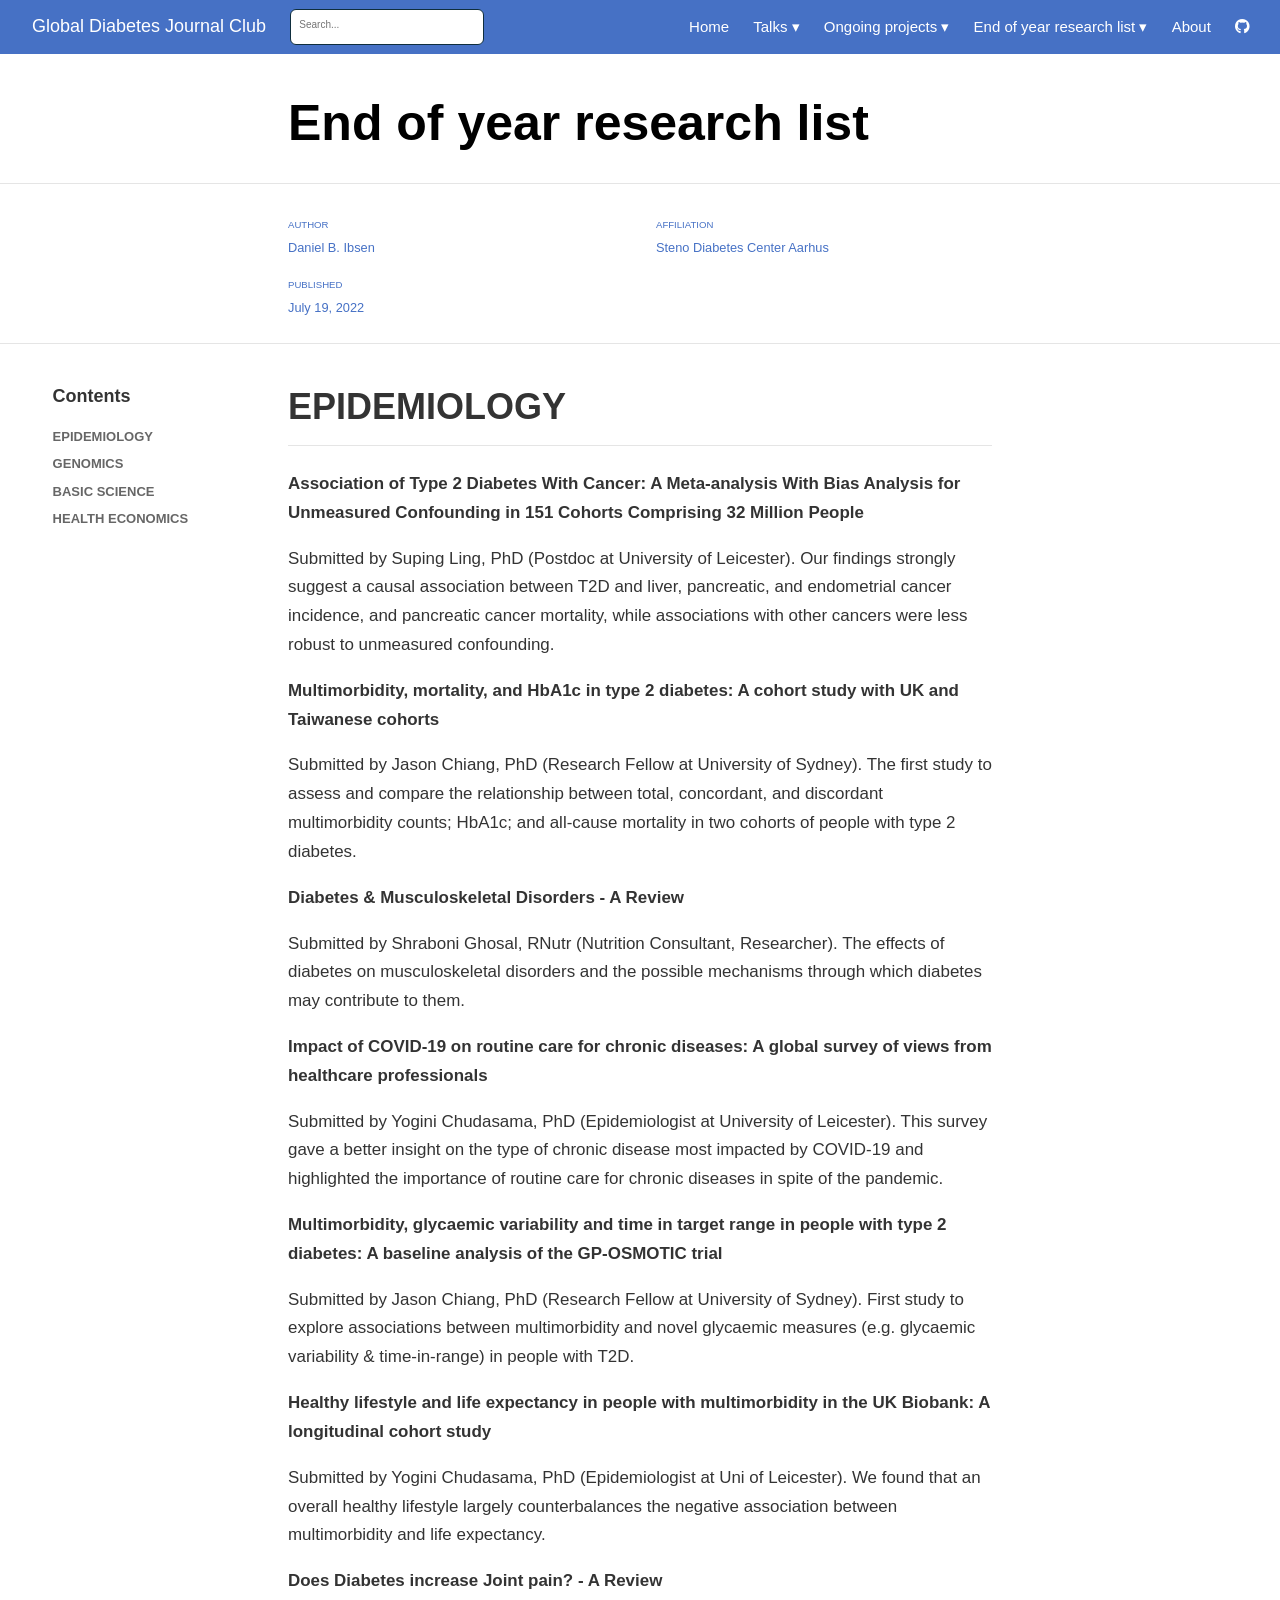
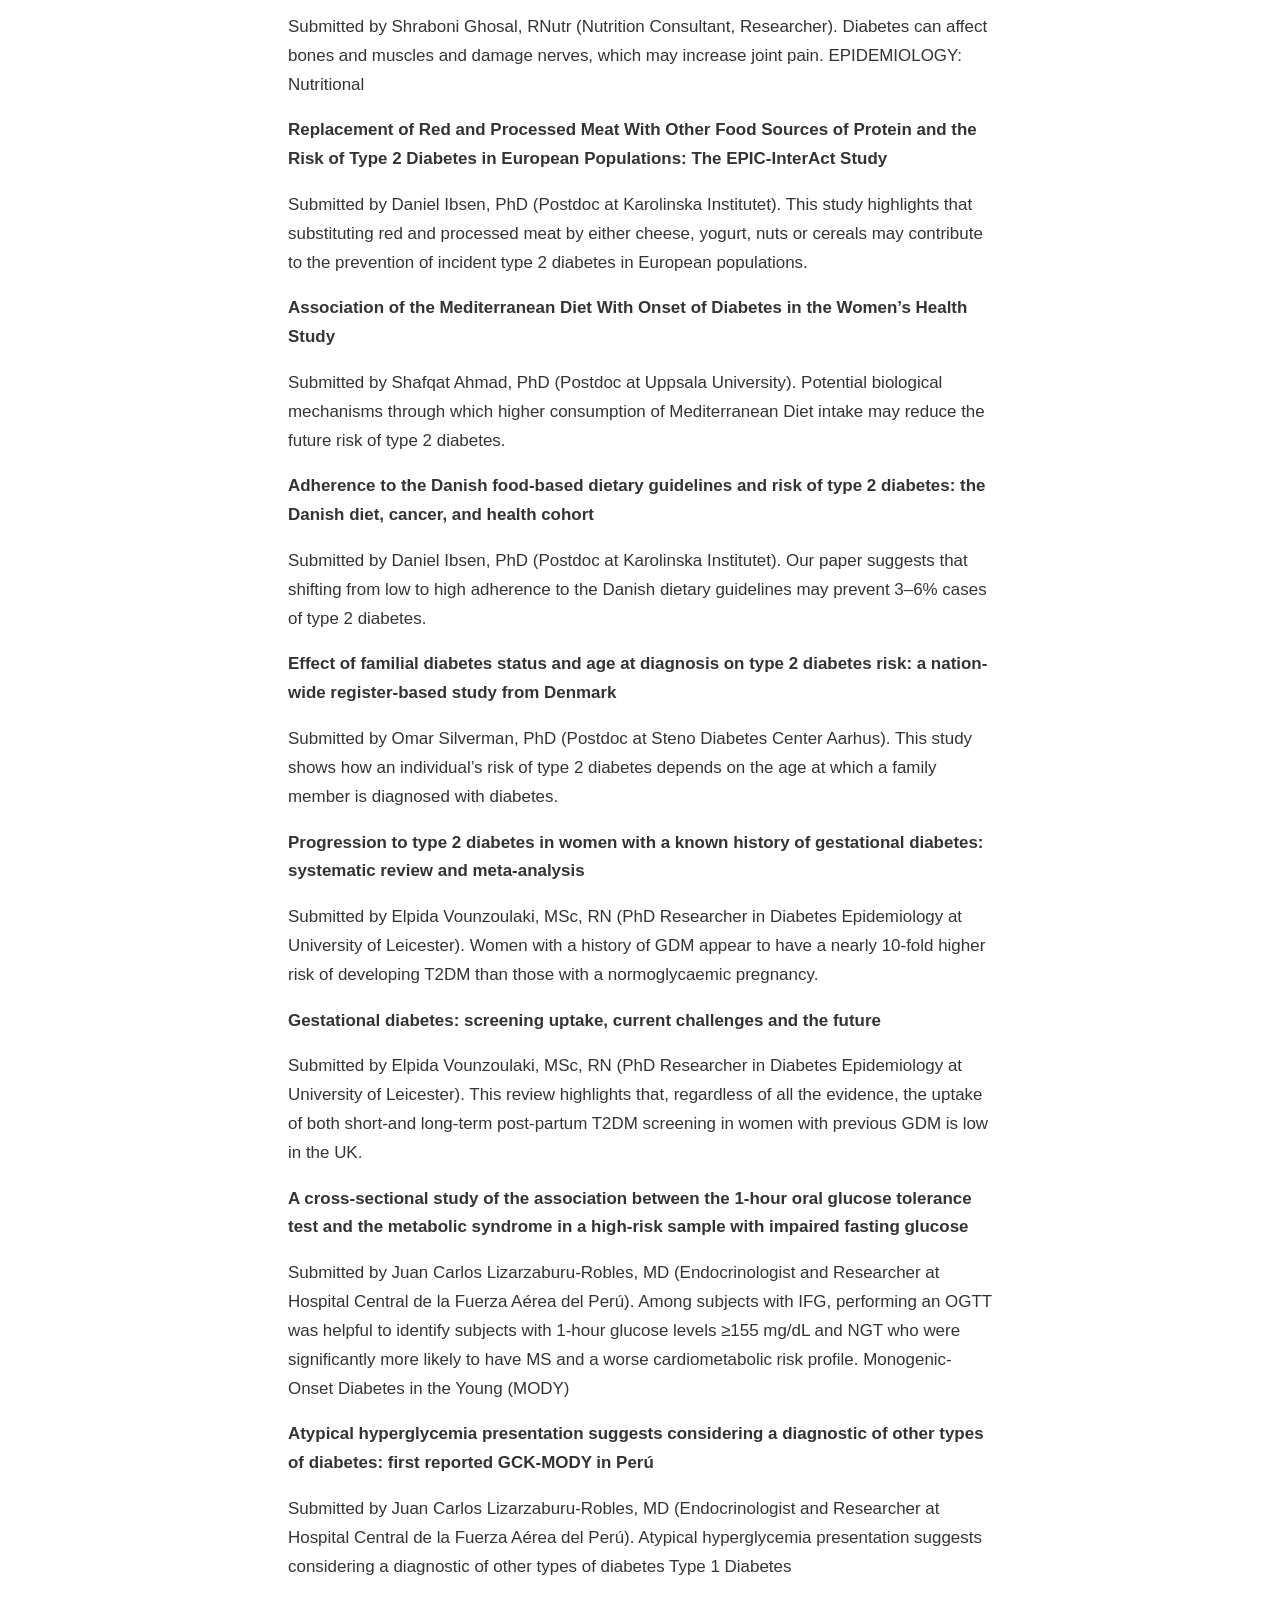
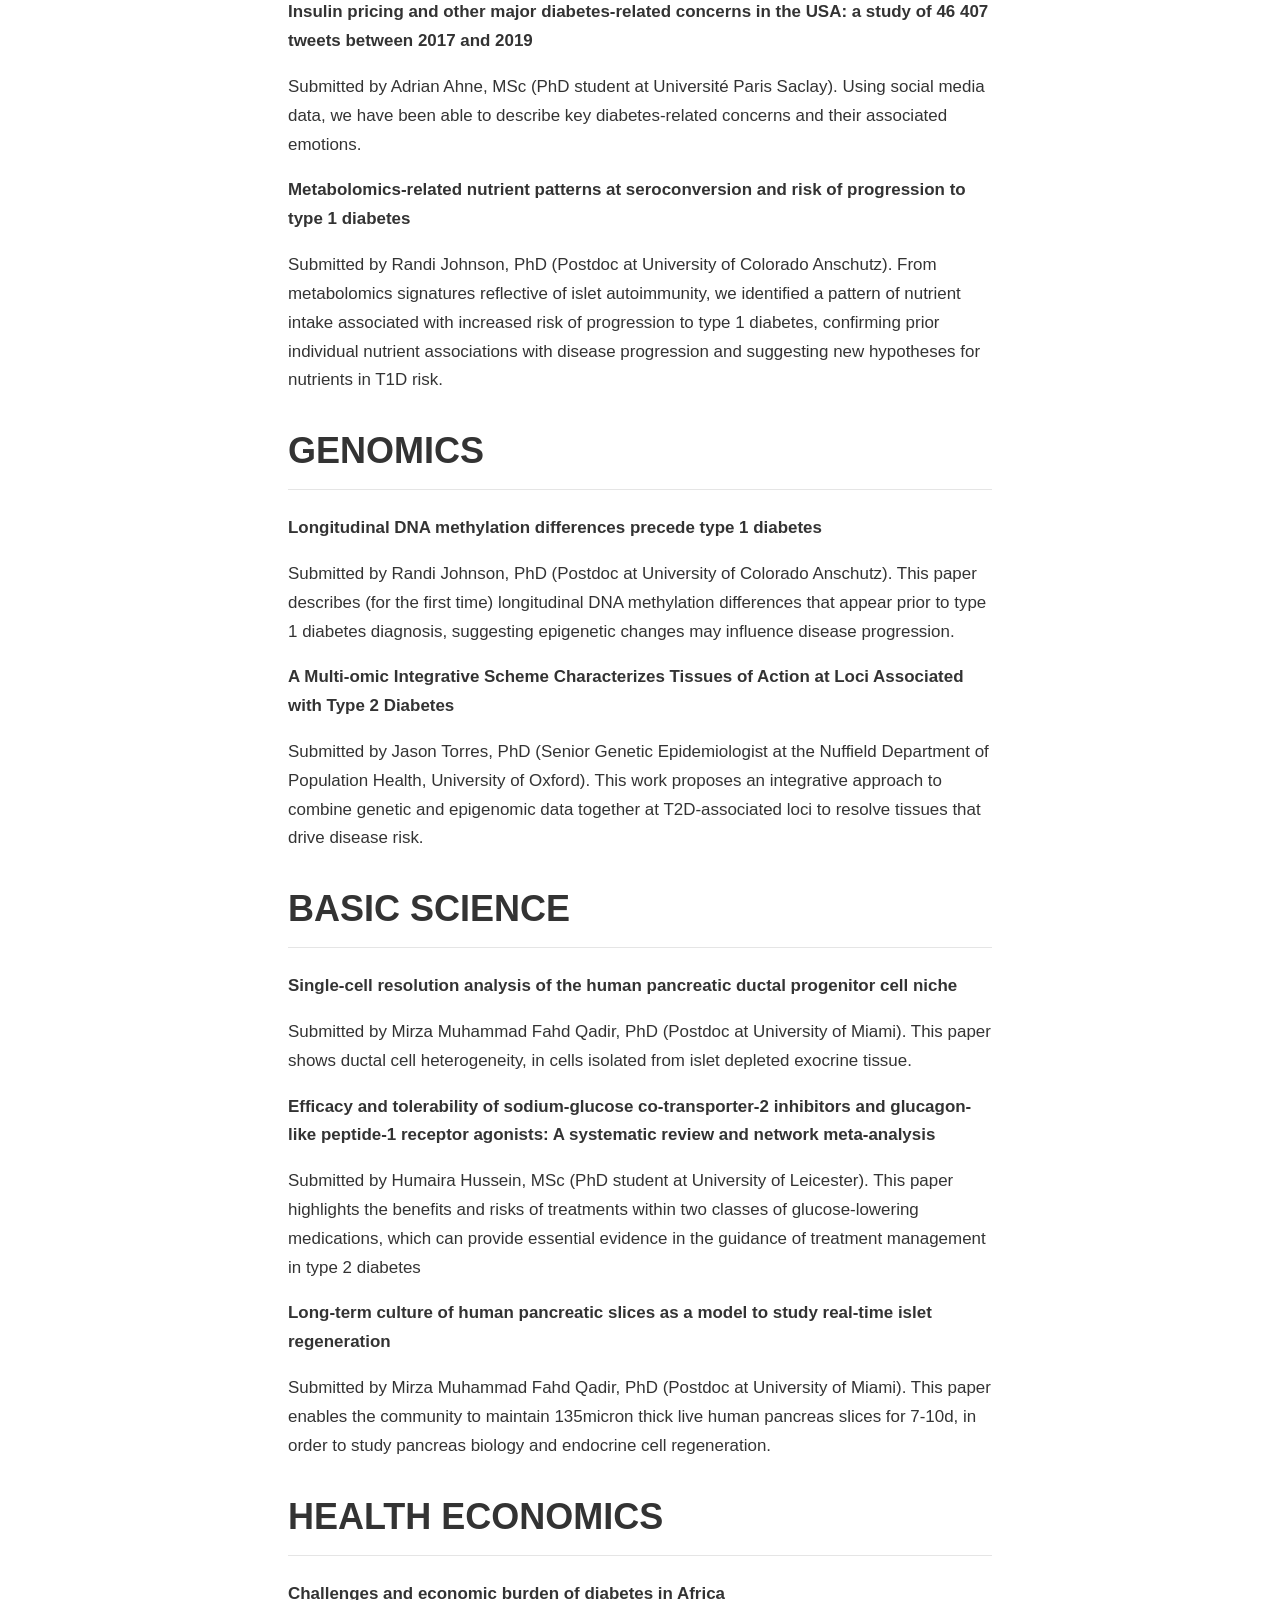
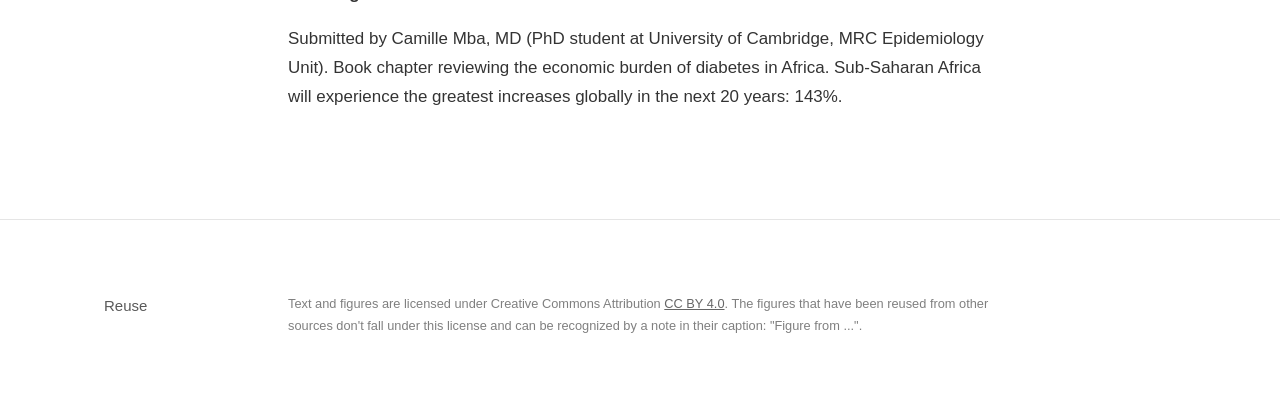
<file: eoyrl_2020.html>
<!DOCTYPE html>

<html xmlns="http://www.w3.org/1999/xhtml" lang="" xml:lang="">

<head>
  <meta charset="utf-8"/>
  <meta name="viewport" content="width=device-width, initial-scale=1"/>
  <meta http-equiv="X-UA-Compatible" content="IE=Edge,chrome=1"/>
  <meta name="generator" content="distill" />

  <style type="text/css">
  /* Hide doc at startup (prevent jankiness while JS renders/transforms) */
  body {
    visibility: hidden;
  }
  </style>

 <!--radix_placeholder_import_source-->
 <!--/radix_placeholder_import_source-->

<style type="text/css">code{white-space: pre;}</style>
<style type="text/css" data-origin="pandoc">
code.sourceCode > span { display: inline-block; line-height: 1.25; }
code.sourceCode > span { color: inherit; text-decoration: inherit; }
code.sourceCode > span:empty { height: 1.2em; }
.sourceCode { overflow: visible; }
code.sourceCode { white-space: pre; position: relative; }
div.sourceCode { margin: 1em 0; }
pre.sourceCode { margin: 0; }
@media screen {
div.sourceCode { overflow: auto; }
}
@media print {
code.sourceCode { white-space: pre-wrap; }
code.sourceCode > span { text-indent: -5em; padding-left: 5em; }
}
pre.numberSource code
  { counter-reset: source-line 0; }
pre.numberSource code > span
  { position: relative; left: -4em; counter-increment: source-line; }
pre.numberSource code > span > a:first-child::before
  { content: counter(source-line);
    position: relative; left: -1em; text-align: right; vertical-align: baseline;
    border: none; display: inline-block;
    -webkit-touch-callout: none; -webkit-user-select: none;
    -khtml-user-select: none; -moz-user-select: none;
    -ms-user-select: none; user-select: none;
    padding: 0 4px; width: 4em;
    color: #aaaaaa;
  }
pre.numberSource { margin-left: 3em; border-left: 1px solid #aaaaaa;  padding-left: 4px; }
div.sourceCode
  { color: #00769e; background-color: #f1f3f5; }
@media screen {
code.sourceCode > span > a:first-child::before { text-decoration: underline; }
}
code span. { color: #00769e; } /* Normal */
code span.al { color: #ad0000; } /* Alert */
code span.an { color: #5e5e5e; } /* Annotation */
code span.at { color: #657422; } /* Attribute */
code span.bn { color: #ad0000; } /* BaseN */
code span.bu { } /* BuiltIn */
code span.cf { color: #00769e; } /* ControlFlow */
code span.ch { color: #20794d; } /* Char */
code span.cn { color: #8f5902; } /* Constant */
code span.co { color: #5e5e5e; } /* Comment */
code span.cv { color: #5e5e5e; font-style: italic; } /* CommentVar */
code span.do { color: #5e5e5e; font-style: italic; } /* Documentation */
code span.dt { color: #ad0000; } /* DataType */
code span.dv { color: #ad0000; } /* DecVal */
code span.er { color: #ad0000; } /* Error */
code span.ex { } /* Extension */
code span.fl { color: #ad0000; } /* Float */
code span.fu { color: #4758ab; } /* Function */
code span.im { } /* Import */
code span.in { color: #5e5e5e; } /* Information */
code span.kw { color: #00769e; } /* Keyword */
code span.op { color: #5e5e5e; } /* Operator */
code span.ot { color: #00769e; } /* Other */
code span.pp { color: #ad0000; } /* Preprocessor */
code span.sc { color: #5e5e5e; } /* SpecialChar */
code span.ss { color: #20794d; } /* SpecialString */
code span.st { color: #20794d; } /* String */
code span.va { color: #111111; } /* Variable */
code span.vs { color: #20794d; } /* VerbatimString */
code span.wa { color: #5e5e5e; font-style: italic; } /* Warning */
</style>


  <!--radix_placeholder_meta_tags-->
  <title>Global Diabetes Journal Club: End of year research list</title>
  
  
  <link rel="license" href="https://creativecommons.org/licenses/by/4.0/"/>
  
  <!--  https://schema.org/Article -->
  <meta property="article:published" itemprop="datePublished" content="2022-07-19"/>
  <meta property="article:created" itemprop="dateCreated" content="2022-07-19"/>
  <meta name="article:author" content="Daniel B. Ibsen"/>
  
  <!--  https://developers.facebook.com/docs/sharing/webmasters#markup -->
  <meta property="og:title" content="Global Diabetes Journal Club: End of year research list"/>
  <meta property="og:type" content="article"/>
  <meta property="og:locale" content="en_US"/>
  <meta property="og:site_name" content="Global Diabetes Journal Club"/>
  
  <!--  https://dev.twitter.com/cards/types/summary -->
  <meta property="twitter:card" content="summary"/>
  <meta property="twitter:title" content="Global Diabetes Journal Club: End of year research list"/>
  
  <!--/radix_placeholder_meta_tags-->
  <!--radix_placeholder_rmarkdown_metadata-->
  
  <script type="text/json" id="radix-rmarkdown-metadata">
  {"type":"list","attributes":{"names":{"type":"character","attributes":{},"value":["title","author","date","output"]}},"value":[{"type":"character","attributes":{},"value":["End of year research list"]},{"type":"list","attributes":{},"value":[{"type":"list","attributes":{"names":{"type":"character","attributes":{},"value":["name","affiliation","affiliation_url"]}},"value":[{"type":"character","attributes":{},"value":["Daniel B. Ibsen"]},{"type":"character","attributes":{},"value":["Steno Diabetes Center Aarhus"]},{"type":"character","attributes":{},"value":["https://stenoaarhus.dk"]}]}]},{"type":"character","attributes":{},"value":["2022-07-19"]},{"type":"list","attributes":{"names":{"type":"character","attributes":{},"value":["distill::distill_article"]}},"value":[{"type":"list","attributes":{"names":{"type":"character","attributes":{},"value":["self_contained"]}},"value":[{"type":"logical","attributes":{},"value":[false]}]}]}]}
  </script>
  <!--/radix_placeholder_rmarkdown_metadata-->
  <!--radix_placeholder_navigation_in_header-->
  <meta name="distill:offset" content=""/>
  
  <script type="application/javascript">
  
    window.headroom_prevent_pin = false;
  
    window.document.addEventListener("DOMContentLoaded", function (event) {
  
      // initialize headroom for banner
      var header = $('header').get(0);
      var headerHeight = header.offsetHeight;
      var headroom = new Headroom(header, {
        tolerance: 5,
        onPin : function() {
          if (window.headroom_prevent_pin) {
            window.headroom_prevent_pin = false;
            headroom.unpin();
          }
        }
      });
      headroom.init();
      if(window.location.hash)
        headroom.unpin();
      $(header).addClass('headroom--transition');
  
      // offset scroll location for banner on hash change
      // (see: https://github.com/WickyNilliams/headroom.js/issues/38)
      window.addEventListener("hashchange", function(event) {
        window.scrollTo(0, window.pageYOffset - (headerHeight + 25));
      });
  
      // responsive menu
      $('.distill-site-header').each(function(i, val) {
        var topnav = $(this);
        var toggle = topnav.find('.nav-toggle');
        toggle.on('click', function() {
          topnav.toggleClass('responsive');
        });
      });
  
      // nav dropdowns
      $('.nav-dropbtn').click(function(e) {
        $(this).next('.nav-dropdown-content').toggleClass('nav-dropdown-active');
        $(this).parent().siblings('.nav-dropdown')
           .children('.nav-dropdown-content').removeClass('nav-dropdown-active');
      });
      $("body").click(function(e){
        $('.nav-dropdown-content').removeClass('nav-dropdown-active');
      });
      $(".nav-dropdown").click(function(e){
        e.stopPropagation();
      });
    });
  </script>
  
  <style type="text/css">
  
  /* Theme (user-documented overrideables for nav appearance) */
  
  .distill-site-nav {
    color: rgba(255, 255, 255, 0.8);
    background-color: #0F2E3D;
    font-size: 15px;
    font-weight: 300;
  }
  
  .distill-site-nav a {
    color: inherit;
    text-decoration: none;
  }
  
  .distill-site-nav a:hover {
    color: white;
  }
  
  @media print {
    .distill-site-nav {
      display: none;
    }
  }
  
  .distill-site-header {
  
  }
  
  .distill-site-footer {
  
  }
  
  
  /* Site Header */
  
  .distill-site-header {
    width: 100%;
    box-sizing: border-box;
    z-index: 3;
  }
  
  .distill-site-header .nav-left {
    display: inline-block;
    margin-left: 8px;
  }
  
  @media screen and (max-width: 768px) {
    .distill-site-header .nav-left {
      margin-left: 0;
    }
  }
  
  
  .distill-site-header .nav-right {
    float: right;
    margin-right: 8px;
  }
  
  .distill-site-header a,
  .distill-site-header .title {
    display: inline-block;
    text-align: center;
    padding: 14px 10px 14px 10px;
  }
  
  .distill-site-header .title {
    font-size: 18px;
    min-width: 150px;
  }
  
  .distill-site-header .logo {
    padding: 0;
  }
  
  .distill-site-header .logo img {
    display: none;
    max-height: 20px;
    width: auto;
    margin-bottom: -4px;
  }
  
  .distill-site-header .nav-image img {
    max-height: 18px;
    width: auto;
    display: inline-block;
    margin-bottom: -3px;
  }
  
  
  
  @media screen and (min-width: 1000px) {
    .distill-site-header .logo img {
      display: inline-block;
    }
    .distill-site-header .nav-left {
      margin-left: 20px;
    }
    .distill-site-header .nav-right {
      margin-right: 20px;
    }
    .distill-site-header .title {
      padding-left: 12px;
    }
  }
  
  
  .distill-site-header .nav-toggle {
    display: none;
  }
  
  .nav-dropdown {
    display: inline-block;
    position: relative;
  }
  
  .nav-dropdown .nav-dropbtn {
    border: none;
    outline: none;
    color: rgba(255, 255, 255, 0.8);
    padding: 16px 10px;
    background-color: transparent;
    font-family: inherit;
    font-size: inherit;
    font-weight: inherit;
    margin: 0;
    margin-top: 1px;
    z-index: 2;
  }
  
  .nav-dropdown-content {
    display: none;
    position: absolute;
    background-color: white;
    min-width: 200px;
    border: 1px solid rgba(0,0,0,0.15);
    border-radius: 4px;
    box-shadow: 0px 8px 16px 0px rgba(0,0,0,0.1);
    z-index: 1;
    margin-top: 2px;
    white-space: nowrap;
    padding-top: 4px;
    padding-bottom: 4px;
  }
  
  .nav-dropdown-content hr {
    margin-top: 4px;
    margin-bottom: 4px;
    border: none;
    border-bottom: 1px solid rgba(0, 0, 0, 0.1);
  }
  
  .nav-dropdown-active {
    display: block;
  }
  
  .nav-dropdown-content a, .nav-dropdown-content .nav-dropdown-header {
    color: black;
    padding: 6px 24px;
    text-decoration: none;
    display: block;
    text-align: left;
  }
  
  .nav-dropdown-content .nav-dropdown-header {
    display: block;
    padding: 5px 24px;
    padding-bottom: 0;
    text-transform: uppercase;
    font-size: 14px;
    color: #999999;
    white-space: nowrap;
  }
  
  .nav-dropdown:hover .nav-dropbtn {
    color: white;
  }
  
  .nav-dropdown-content a:hover {
    background-color: #ddd;
    color: black;
  }
  
  .nav-right .nav-dropdown-content {
    margin-left: -45%;
    right: 0;
  }
  
  @media screen and (max-width: 768px) {
    .distill-site-header a, .distill-site-header .nav-dropdown  {display: none;}
    .distill-site-header a.nav-toggle {
      float: right;
      display: block;
    }
    .distill-site-header .title {
      margin-left: 0;
    }
    .distill-site-header .nav-right {
      margin-right: 0;
    }
    .distill-site-header {
      overflow: hidden;
    }
    .nav-right .nav-dropdown-content {
      margin-left: 0;
    }
  }
  
  
  @media screen and (max-width: 768px) {
    .distill-site-header.responsive {position: relative; min-height: 500px; }
    .distill-site-header.responsive a.nav-toggle {
      position: absolute;
      right: 0;
      top: 0;
    }
    .distill-site-header.responsive a,
    .distill-site-header.responsive .nav-dropdown {
      display: block;
      text-align: left;
    }
    .distill-site-header.responsive .nav-left,
    .distill-site-header.responsive .nav-right {
      width: 100%;
    }
    .distill-site-header.responsive .nav-dropdown {float: none;}
    .distill-site-header.responsive .nav-dropdown-content {position: relative;}
    .distill-site-header.responsive .nav-dropdown .nav-dropbtn {
      display: block;
      width: 100%;
      text-align: left;
    }
  }
  
  /* Site Footer */
  
  .distill-site-footer {
    width: 100%;
    overflow: hidden;
    box-sizing: border-box;
    z-index: 3;
    margin-top: 30px;
    padding-top: 30px;
    padding-bottom: 30px;
    text-align: center;
  }
  
  /* Headroom */
  
  d-title {
    padding-top: 6rem;
  }
  
  @media print {
    d-title {
      padding-top: 4rem;
    }
  }
  
  .headroom {
    z-index: 1000;
    position: fixed;
    top: 0;
    left: 0;
    right: 0;
  }
  
  .headroom--transition {
    transition: all .4s ease-in-out;
  }
  
  .headroom--unpinned {
    top: -100px;
  }
  
  .headroom--pinned {
    top: 0;
  }
  
  /* adjust viewport for navbar height */
  /* helps vertically center bootstrap (non-distill) content */
  .min-vh-100 {
    min-height: calc(100vh - 100px) !important;
  }
  
  </style>
  
  <script src="site_libs/jquery-3.6.0/jquery-3.6.0.min.js"></script>
  <link href="site_libs/font-awesome-5.1.0/css/all.css" rel="stylesheet"/>
  <link href="site_libs/font-awesome-5.1.0/css/v4-shims.css" rel="stylesheet"/>
  <script src="site_libs/headroom-0.9.4/headroom.min.js"></script>
  <script src="site_libs/autocomplete-0.37.1/autocomplete.min.js"></script>
  <script src="site_libs/fuse-6.4.1/fuse.min.js"></script>
  
  <script type="application/javascript">
  
  function getMeta(metaName) {
    var metas = document.getElementsByTagName('meta');
    for (let i = 0; i < metas.length; i++) {
      if (metas[i].getAttribute('name') === metaName) {
        return metas[i].getAttribute('content');
      }
    }
    return '';
  }
  
  function offsetURL(url) {
    var offset = getMeta('distill:offset');
    return offset ? offset + '/' + url : url;
  }
  
  function createFuseIndex() {
  
    // create fuse index
    var options = {
      keys: [
        { name: 'title', weight: 20 },
        { name: 'categories', weight: 15 },
        { name: 'description', weight: 10 },
        { name: 'contents', weight: 5 },
      ],
      ignoreLocation: true,
      threshold: 0
    };
    var fuse = new window.Fuse([], options);
  
    // fetch the main search.json
    return fetch(offsetURL('search.json'))
      .then(function(response) {
        if (response.status == 200) {
          return response.json().then(function(json) {
            // index main articles
            json.articles.forEach(function(article) {
              fuse.add(article);
            });
            // download collections and index their articles
            return Promise.all(json.collections.map(function(collection) {
              return fetch(offsetURL(collection)).then(function(response) {
                if (response.status === 200) {
                  return response.json().then(function(articles) {
                    articles.forEach(function(article) {
                      fuse.add(article);
                    });
                  })
                } else {
                  return Promise.reject(
                    new Error('Unexpected status from search index request: ' +
                              response.status)
                  );
                }
              });
            })).then(function() {
              return fuse;
            });
          });
  
        } else {
          return Promise.reject(
            new Error('Unexpected status from search index request: ' +
                        response.status)
          );
        }
      });
  }
  
  window.document.addEventListener("DOMContentLoaded", function (event) {
  
    // get search element (bail if we don't have one)
    var searchEl = window.document.getElementById('distill-search');
    if (!searchEl)
      return;
  
    createFuseIndex()
      .then(function(fuse) {
  
        // make search box visible
        searchEl.classList.remove('hidden');
  
        // initialize autocomplete
        var options = {
          autoselect: true,
          hint: false,
          minLength: 2,
        };
        window.autocomplete(searchEl, options, [{
          source: function(query, callback) {
            const searchOptions = {
              isCaseSensitive: false,
              shouldSort: true,
              minMatchCharLength: 2,
              limit: 10,
            };
            var results = fuse.search(query, searchOptions);
            callback(results
              .map(function(result) { return result.item; })
            );
          },
          templates: {
            suggestion: function(suggestion) {
              var img = suggestion.preview && Object.keys(suggestion.preview).length > 0
                ? `<img src="${offsetURL(suggestion.preview)}"</img>`
                : '';
              var html = `
                <div class="search-item">
                  <h3>${suggestion.title}</h3>
                  <div class="search-item-description">
                    ${suggestion.description || ''}
                  </div>
                  <div class="search-item-preview">
                    ${img}
                  </div>
                </div>
              `;
              return html;
            }
          }
        }]).on('autocomplete:selected', function(event, suggestion) {
          window.location.href = offsetURL(suggestion.path);
        });
        // remove inline display style on autocompleter (we want to
        // manage responsive display via css)
        $('.algolia-autocomplete').css("display", "");
      })
      .catch(function(error) {
        console.log(error);
      });
  
  });
  
  </script>
  
  <style type="text/css">
  
  .nav-search {
    font-size: x-small;
  }
  
  /* Algolioa Autocomplete */
  
  .algolia-autocomplete {
    display: inline-block;
    margin-left: 10px;
    vertical-align: sub;
    background-color: white;
    color: black;
    padding: 6px;
    padding-top: 8px;
    padding-bottom: 0;
    border-radius: 6px;
    border: 1px #0F2E3D solid;
    width: 180px;
  }
  
  
  @media screen and (max-width: 768px) {
    .distill-site-nav .algolia-autocomplete {
      display: none;
      visibility: hidden;
    }
    .distill-site-nav.responsive .algolia-autocomplete {
      display: inline-block;
      visibility: visible;
    }
    .distill-site-nav.responsive .algolia-autocomplete .aa-dropdown-menu {
      margin-left: 0;
      width: 400px;
      max-height: 400px;
    }
  }
  
  .algolia-autocomplete .aa-input, .algolia-autocomplete .aa-hint {
    width: 90%;
    outline: none;
    border: none;
  }
  
  .algolia-autocomplete .aa-hint {
    color: #999;
  }
  .algolia-autocomplete .aa-dropdown-menu {
    width: 550px;
    max-height: 70vh;
    overflow-x: visible;
    overflow-y: scroll;
    padding: 5px;
    margin-top: 3px;
    margin-left: -150px;
    background-color: #fff;
    border-radius: 5px;
    border: 1px solid #999;
    border-top: none;
  }
  
  .algolia-autocomplete .aa-dropdown-menu .aa-suggestion {
    cursor: pointer;
    padding: 5px 4px;
    border-bottom: 1px solid #eee;
  }
  
  .algolia-autocomplete .aa-dropdown-menu .aa-suggestion:last-of-type {
    border-bottom: none;
    margin-bottom: 2px;
  }
  
  .algolia-autocomplete .aa-dropdown-menu .aa-suggestion .search-item {
    overflow: hidden;
    font-size: 0.8em;
    line-height: 1.4em;
  }
  
  .algolia-autocomplete .aa-dropdown-menu .aa-suggestion .search-item h3 {
    font-size: 1rem;
    margin-block-start: 0;
    margin-block-end: 5px;
  }
  
  .algolia-autocomplete .aa-dropdown-menu .aa-suggestion .search-item-description {
    display: inline-block;
    overflow: hidden;
    height: 2.8em;
    width: 80%;
    margin-right: 4%;
  }
  
  .algolia-autocomplete .aa-dropdown-menu .aa-suggestion .search-item-preview {
    display: inline-block;
    width: 15%;
  }
  
  .algolia-autocomplete .aa-dropdown-menu .aa-suggestion .search-item-preview img {
    height: 3em;
    width: auto;
    display: none;
  }
  
  .algolia-autocomplete .aa-dropdown-menu .aa-suggestion .search-item-preview img[src] {
    display: initial;
  }
  
  .algolia-autocomplete .aa-dropdown-menu .aa-suggestion.aa-cursor {
    background-color: #eee;
  }
  .algolia-autocomplete .aa-dropdown-menu .aa-suggestion em {
    font-weight: bold;
    font-style: normal;
  }
  
  </style>
  
  
  <!--/radix_placeholder_navigation_in_header-->
  <!--radix_placeholder_distill-->
  
  <style type="text/css">
  
  body {
    background-color: white;
  }
  
  .pandoc-table {
    width: 100%;
  }
  
  .pandoc-table>caption {
    margin-bottom: 10px;
  }
  
  .pandoc-table th:not([align]) {
    text-align: left;
  }
  
  .pagedtable-footer {
    font-size: 15px;
  }
  
  d-byline .byline {
    grid-template-columns: 2fr 2fr;
  }
  
  d-byline .byline h3 {
    margin-block-start: 1.5em;
  }
  
  d-byline .byline .authors-affiliations h3 {
    margin-block-start: 0.5em;
  }
  
  .authors-affiliations .orcid-id {
    width: 16px;
    height:16px;
    margin-left: 4px;
    margin-right: 4px;
    vertical-align: middle;
    padding-bottom: 2px;
  }
  
  d-title .dt-tags {
    margin-top: 1em;
    grid-column: text;
  }
  
  .dt-tags .dt-tag {
    text-decoration: none;
    display: inline-block;
    color: rgba(0,0,0,0.6);
    padding: 0em 0.4em;
    margin-right: 0.5em;
    margin-bottom: 0.4em;
    font-size: 70%;
    border: 1px solid rgba(0,0,0,0.2);
    border-radius: 3px;
    text-transform: uppercase;
    font-weight: 500;
  }
  
  d-article table.gt_table td,
  d-article table.gt_table th {
    border-bottom: none;
  }
  
  .html-widget {
    margin-bottom: 2.0em;
  }
  
  .l-screen-inset {
    padding-right: 16px;
  }
  
  .l-screen .caption {
    margin-left: 10px;
  }
  
  .shaded {
    background: rgb(247, 247, 247);
    padding-top: 20px;
    padding-bottom: 20px;
    border-top: 1px solid rgba(0, 0, 0, 0.1);
    border-bottom: 1px solid rgba(0, 0, 0, 0.1);
  }
  
  .shaded .html-widget {
    margin-bottom: 0;
    border: 1px solid rgba(0, 0, 0, 0.1);
  }
  
  .shaded .shaded-content {
    background: white;
  }
  
  .text-output {
    margin-top: 0;
    line-height: 1.5em;
  }
  
  .hidden {
    display: none !important;
  }
  
  d-article {
    padding-top: 2.5rem;
    padding-bottom: 30px;
  }
  
  d-appendix {
    padding-top: 30px;
  }
  
  d-article>p>img {
    width: 100%;
  }
  
  d-article h2 {
    margin: 1rem 0 1.5rem 0;
  }
  
  d-article h3 {
    margin-top: 1.5rem;
  }
  
  d-article iframe {
    border: 1px solid rgba(0, 0, 0, 0.1);
    margin-bottom: 2.0em;
    width: 100%;
  }
  
  /* Tweak code blocks */
  
  d-article div.sourceCode code,
  d-article pre code {
    font-family: Consolas, Monaco, 'Andale Mono', 'Ubuntu Mono', monospace;
  }
  
  d-article pre,
  d-article div.sourceCode,
  d-article div.sourceCode pre {
    overflow: auto;
  }
  
  d-article div.sourceCode {
    background-color: white;
  }
  
  d-article div.sourceCode pre {
    padding-left: 10px;
    font-size: 12px;
    border-left: 2px solid rgba(0,0,0,0.1);
  }
  
  d-article pre {
    font-size: 12px;
    color: black;
    background: none;
    margin-top: 0;
    text-align: left;
    white-space: pre;
    word-spacing: normal;
    word-break: normal;
    word-wrap: normal;
    line-height: 1.5;
  
    -moz-tab-size: 4;
    -o-tab-size: 4;
    tab-size: 4;
  
    -webkit-hyphens: none;
    -moz-hyphens: none;
    -ms-hyphens: none;
    hyphens: none;
  }
  
  d-article pre a {
    border-bottom: none;
  }
  
  d-article pre a:hover {
    border-bottom: none;
    text-decoration: underline;
  }
  
  d-article details {
    grid-column: text;
    margin-bottom: 0.8em;
  }
  
  @media(min-width: 768px) {
  
  d-article pre,
  d-article div.sourceCode,
  d-article div.sourceCode pre {
    overflow: visible !important;
  }
  
  d-article div.sourceCode pre {
    padding-left: 18px;
    font-size: 14px;
  }
  
  d-article pre {
    font-size: 14px;
  }
  
  }
  
  figure img.external {
    background: white;
    border: 1px solid rgba(0, 0, 0, 0.1);
    box-shadow: 0 1px 8px rgba(0, 0, 0, 0.1);
    padding: 18px;
    box-sizing: border-box;
  }
  
  /* CSS for d-contents */
  
  .d-contents {
    grid-column: text;
    color: rgba(0,0,0,0.8);
    font-size: 0.9em;
    padding-bottom: 1em;
    margin-bottom: 1em;
    padding-bottom: 0.5em;
    margin-bottom: 1em;
    padding-left: 0.25em;
    justify-self: start;
  }
  
  @media(min-width: 1000px) {
    .d-contents.d-contents-float {
      height: 0;
      grid-column-start: 1;
      grid-column-end: 4;
      justify-self: center;
      padding-right: 3em;
      padding-left: 2em;
    }
  }
  
  .d-contents nav h3 {
    font-size: 18px;
    margin-top: 0;
    margin-bottom: 1em;
  }
  
  .d-contents li {
    list-style-type: none
  }
  
  .d-contents nav > ul {
    padding-left: 0;
  }
  
  .d-contents ul {
    padding-left: 1em
  }
  
  .d-contents nav ul li {
    margin-top: 0.6em;
    margin-bottom: 0.2em;
  }
  
  .d-contents nav a {
    font-size: 13px;
    border-bottom: none;
    text-decoration: none
    color: rgba(0, 0, 0, 0.8);
  }
  
  .d-contents nav a:hover {
    text-decoration: underline solid rgba(0, 0, 0, 0.6)
  }
  
  .d-contents nav > ul > li > a {
    font-weight: 600;
  }
  
  .d-contents nav > ul > li > ul {
    font-weight: inherit;
  }
  
  .d-contents nav > ul > li > ul > li {
    margin-top: 0.2em;
  }
  
  
  .d-contents nav ul {
    margin-top: 0;
    margin-bottom: 0.25em;
  }
  
  .d-article-with-toc h2:nth-child(2) {
    margin-top: 0;
  }
  
  
  /* Figure */
  
  .figure {
    position: relative;
    margin-bottom: 2.5em;
    margin-top: 1.5em;
  }
  
  .figure .caption {
    color: rgba(0, 0, 0, 0.6);
    font-size: 12px;
    line-height: 1.5em;
  }
  
  .figure img.external {
    background: white;
    border: 1px solid rgba(0, 0, 0, 0.1);
    box-shadow: 0 1px 8px rgba(0, 0, 0, 0.1);
    padding: 18px;
    box-sizing: border-box;
  }
  
  .figure .caption a {
    color: rgba(0, 0, 0, 0.6);
  }
  
  .figure .caption b,
  .figure .caption strong, {
    font-weight: 600;
    color: rgba(0, 0, 0, 1.0);
  }
  
  /* Citations */
  
  d-article .citation {
    color: inherit;
    cursor: inherit;
  }
  
  div.hanging-indent{
    margin-left: 1em; text-indent: -1em;
  }
  
  /* Citation hover box */
  
  .tippy-box[data-theme~=light-border] {
    background-color: rgba(250, 250, 250, 0.95);
  }
  
  .tippy-content > p {
    margin-bottom: 0;
    padding: 2px;
  }
  
  
  /* Tweak 1000px media break to show more text */
  
  @media(min-width: 1000px) {
    .base-grid,
    distill-header,
    d-title,
    d-abstract,
    d-article,
    d-appendix,
    distill-appendix,
    d-byline,
    d-footnote-list,
    d-citation-list,
    distill-footer {
      grid-template-columns: [screen-start] 1fr [page-start kicker-start] 80px [middle-start] 50px [text-start kicker-end] 65px 65px 65px 65px 65px 65px 65px 65px [text-end gutter-start] 65px [middle-end] 65px [page-end gutter-end] 1fr [screen-end];
      grid-column-gap: 16px;
    }
  
    .grid {
      grid-column-gap: 16px;
    }
  
    d-article {
      font-size: 1.06rem;
      line-height: 1.7em;
    }
    figure .caption, .figure .caption, figure figcaption {
      font-size: 13px;
    }
  }
  
  @media(min-width: 1180px) {
    .base-grid,
    distill-header,
    d-title,
    d-abstract,
    d-article,
    d-appendix,
    distill-appendix,
    d-byline,
    d-footnote-list,
    d-citation-list,
    distill-footer {
      grid-template-columns: [screen-start] 1fr [page-start kicker-start] 60px [middle-start] 60px [text-start kicker-end] 60px 60px 60px 60px 60px 60px 60px 60px [text-end gutter-start] 60px [middle-end] 60px [page-end gutter-end] 1fr [screen-end];
      grid-column-gap: 32px;
    }
  
    .grid {
      grid-column-gap: 32px;
    }
  }
  
  
  /* Get the citation styles for the appendix (not auto-injected on render since
     we do our own rendering of the citation appendix) */
  
  d-appendix .citation-appendix,
  .d-appendix .citation-appendix {
    font-size: 11px;
    line-height: 15px;
    border-left: 1px solid rgba(0, 0, 0, 0.1);
    padding-left: 18px;
    border: 1px solid rgba(0,0,0,0.1);
    background: rgba(0, 0, 0, 0.02);
    padding: 10px 18px;
    border-radius: 3px;
    color: rgba(150, 150, 150, 1);
    overflow: hidden;
    margin-top: -12px;
    white-space: pre-wrap;
    word-wrap: break-word;
  }
  
  /* Include appendix styles here so they can be overridden */
  
  d-appendix {
    contain: layout style;
    font-size: 0.8em;
    line-height: 1.7em;
    margin-top: 60px;
    margin-bottom: 0;
    border-top: 1px solid rgba(0, 0, 0, 0.1);
    color: rgba(0,0,0,0.5);
    padding-top: 60px;
    padding-bottom: 48px;
  }
  
  d-appendix h3 {
    grid-column: page-start / text-start;
    font-size: 15px;
    font-weight: 500;
    margin-top: 1em;
    margin-bottom: 0;
    color: rgba(0,0,0,0.65);
  }
  
  d-appendix h3 + * {
    margin-top: 1em;
  }
  
  d-appendix ol {
    padding: 0 0 0 15px;
  }
  
  @media (min-width: 768px) {
    d-appendix ol {
      padding: 0 0 0 30px;
      margin-left: -30px;
    }
  }
  
  d-appendix li {
    margin-bottom: 1em;
  }
  
  d-appendix a {
    color: rgba(0, 0, 0, 0.6);
  }
  
  d-appendix > * {
    grid-column: text;
  }
  
  d-appendix > d-footnote-list,
  d-appendix > d-citation-list,
  d-appendix > distill-appendix {
    grid-column: screen;
  }
  
  /* Include footnote styles here so they can be overridden */
  
  d-footnote-list {
    contain: layout style;
  }
  
  d-footnote-list > * {
    grid-column: text;
  }
  
  d-footnote-list a.footnote-backlink {
    color: rgba(0,0,0,0.3);
    padding-left: 0.5em;
  }
  
  
  
  /* Anchor.js */
  
  .anchorjs-link {
    /*transition: all .25s linear; */
    text-decoration: none;
    border-bottom: none;
  }
  *:hover > .anchorjs-link {
    margin-left: -1.125em !important;
    text-decoration: none;
    border-bottom: none;
  }
  
  /* Social footer */
  
  .social_footer {
    margin-top: 30px;
    margin-bottom: 0;
    color: rgba(0,0,0,0.67);
  }
  
  .disqus-comments {
    margin-right: 30px;
  }
  
  .disqus-comment-count {
    border-bottom: 1px solid rgba(0, 0, 0, 0.4);
    cursor: pointer;
  }
  
  #disqus_thread {
    margin-top: 30px;
  }
  
  .article-sharing a {
    border-bottom: none;
    margin-right: 8px;
  }
  
  .article-sharing a:hover {
    border-bottom: none;
  }
  
  .sidebar-section.subscribe {
    font-size: 12px;
    line-height: 1.6em;
  }
  
  .subscribe p {
    margin-bottom: 0.5em;
  }
  
  
  .article-footer .subscribe {
    font-size: 15px;
    margin-top: 45px;
  }
  
  
  .sidebar-section.custom {
    font-size: 12px;
    line-height: 1.6em;
  }
  
  .custom p {
    margin-bottom: 0.5em;
  }
  
  /* Styles for listing layout (hide title) */
  .layout-listing d-title, .layout-listing .d-title {
    display: none;
  }
  
  /* Styles for posts lists (not auto-injected) */
  
  
  .posts-with-sidebar {
    padding-left: 45px;
    padding-right: 45px;
  }
  
  .posts-list .description h2,
  .posts-list .description p {
    font-family: -apple-system, BlinkMacSystemFont, "Segoe UI", Roboto, Oxygen, Ubuntu, Cantarell, "Fira Sans", "Droid Sans", "Helvetica Neue", Arial, sans-serif;
  }
  
  .posts-list .description h2 {
    font-weight: 700;
    border-bottom: none;
    padding-bottom: 0;
  }
  
  .posts-list h2.post-tag {
    border-bottom: 1px solid rgba(0, 0, 0, 0.2);
    padding-bottom: 12px;
  }
  .posts-list {
    margin-top: 60px;
    margin-bottom: 24px;
  }
  
  .posts-list .post-preview {
    text-decoration: none;
    overflow: hidden;
    display: block;
    border-bottom: 1px solid rgba(0, 0, 0, 0.1);
    padding: 24px 0;
  }
  
  .post-preview-last {
    border-bottom: none !important;
  }
  
  .posts-list .posts-list-caption {
    grid-column: screen;
    font-weight: 400;
  }
  
  .posts-list .post-preview h2 {
    margin: 0 0 6px 0;
    line-height: 1.2em;
    font-style: normal;
    font-size: 24px;
  }
  
  .posts-list .post-preview p {
    margin: 0 0 12px 0;
    line-height: 1.4em;
    font-size: 16px;
  }
  
  .posts-list .post-preview .thumbnail {
    box-sizing: border-box;
    margin-bottom: 24px;
    position: relative;
    max-width: 500px;
  }
  .posts-list .post-preview img {
    width: 100%;
    display: block;
  }
  
  .posts-list .metadata {
    font-size: 12px;
    line-height: 1.4em;
    margin-bottom: 18px;
  }
  
  .posts-list .metadata > * {
    display: inline-block;
  }
  
  .posts-list .metadata .publishedDate {
    margin-right: 2em;
  }
  
  .posts-list .metadata .dt-authors {
    display: block;
    margin-top: 0.3em;
    margin-right: 2em;
  }
  
  .posts-list .dt-tags {
    display: block;
    line-height: 1em;
  }
  
  .posts-list .dt-tags .dt-tag {
    display: inline-block;
    color: rgba(0,0,0,0.6);
    padding: 0.3em 0.4em;
    margin-right: 0.2em;
    margin-bottom: 0.4em;
    font-size: 60%;
    border: 1px solid rgba(0,0,0,0.2);
    border-radius: 3px;
    text-transform: uppercase;
    font-weight: 500;
  }
  
  .posts-list img {
    opacity: 1;
  }
  
  .posts-list img[data-src] {
    opacity: 0;
  }
  
  .posts-more {
    clear: both;
  }
  
  
  .posts-sidebar {
    font-size: 16px;
  }
  
  .posts-sidebar h3 {
    font-size: 16px;
    margin-top: 0;
    margin-bottom: 0.5em;
    font-weight: 400;
    text-transform: uppercase;
  }
  
  .sidebar-section {
    margin-bottom: 30px;
  }
  
  .categories ul {
    list-style-type: none;
    margin: 0;
    padding: 0;
  }
  
  .categories li {
    color: rgba(0, 0, 0, 0.8);
    margin-bottom: 0;
  }
  
  .categories li>a {
    border-bottom: none;
  }
  
  .categories li>a:hover {
    border-bottom: 1px solid rgba(0, 0, 0, 0.4);
  }
  
  .categories .active {
    font-weight: 600;
  }
  
  .categories .category-count {
    color: rgba(0, 0, 0, 0.4);
  }
  
  
  @media(min-width: 768px) {
    .posts-list .post-preview h2 {
      font-size: 26px;
    }
    .posts-list .post-preview .thumbnail {
      float: right;
      width: 30%;
      margin-bottom: 0;
    }
    .posts-list .post-preview .description {
      float: left;
      width: 45%;
    }
    .posts-list .post-preview .metadata {
      float: left;
      width: 20%;
      margin-top: 8px;
    }
    .posts-list .post-preview p {
      margin: 0 0 12px 0;
      line-height: 1.5em;
      font-size: 16px;
    }
    .posts-with-sidebar .posts-list {
      float: left;
      width: 75%;
    }
    .posts-with-sidebar .posts-sidebar {
      float: right;
      width: 20%;
      margin-top: 60px;
      padding-top: 24px;
      padding-bottom: 24px;
    }
  }
  
  
  /* Improve display for browsers without grid (IE/Edge <= 15) */
  
  .downlevel {
    line-height: 1.6em;
    font-family: -apple-system, BlinkMacSystemFont, "Segoe UI", Roboto, Oxygen, Ubuntu, Cantarell, "Fira Sans", "Droid Sans", "Helvetica Neue", Arial, sans-serif;
    margin: 0;
  }
  
  .downlevel .d-title {
    padding-top: 6rem;
    padding-bottom: 1.5rem;
  }
  
  .downlevel .d-title h1 {
    font-size: 50px;
    font-weight: 700;
    line-height: 1.1em;
    margin: 0 0 0.5rem;
  }
  
  .downlevel .d-title p {
    font-weight: 300;
    font-size: 1.2rem;
    line-height: 1.55em;
    margin-top: 0;
  }
  
  .downlevel .d-byline {
    padding-top: 0.8em;
    padding-bottom: 0.8em;
    font-size: 0.8rem;
    line-height: 1.8em;
  }
  
  .downlevel .section-separator {
    border: none;
    border-top: 1px solid rgba(0, 0, 0, 0.1);
  }
  
  .downlevel .d-article {
    font-size: 1.06rem;
    line-height: 1.7em;
    padding-top: 1rem;
    padding-bottom: 2rem;
  }
  
  
  .downlevel .d-appendix {
    padding-left: 0;
    padding-right: 0;
    max-width: none;
    font-size: 0.8em;
    line-height: 1.7em;
    margin-bottom: 0;
    color: rgba(0,0,0,0.5);
    padding-top: 40px;
    padding-bottom: 48px;
  }
  
  .downlevel .footnotes ol {
    padding-left: 13px;
  }
  
  .downlevel .base-grid,
  .downlevel .distill-header,
  .downlevel .d-title,
  .downlevel .d-abstract,
  .downlevel .d-article,
  .downlevel .d-appendix,
  .downlevel .distill-appendix,
  .downlevel .d-byline,
  .downlevel .d-footnote-list,
  .downlevel .d-citation-list,
  .downlevel .distill-footer,
  .downlevel .appendix-bottom,
  .downlevel .posts-container {
    padding-left: 40px;
    padding-right: 40px;
  }
  
  @media(min-width: 768px) {
    .downlevel .base-grid,
    .downlevel .distill-header,
    .downlevel .d-title,
    .downlevel .d-abstract,
    .downlevel .d-article,
    .downlevel .d-appendix,
    .downlevel .distill-appendix,
    .downlevel .d-byline,
    .downlevel .d-footnote-list,
    .downlevel .d-citation-list,
    .downlevel .distill-footer,
    .downlevel .appendix-bottom,
    .downlevel .posts-container {
    padding-left: 150px;
    padding-right: 150px;
    max-width: 900px;
  }
  }
  
  .downlevel pre code {
    display: block;
    border-left: 2px solid rgba(0, 0, 0, .1);
    padding: 0 0 0 20px;
    font-size: 14px;
  }
  
  .downlevel code, .downlevel pre {
    color: black;
    background: none;
    font-family: Consolas, Monaco, 'Andale Mono', 'Ubuntu Mono', monospace;
    text-align: left;
    white-space: pre;
    word-spacing: normal;
    word-break: normal;
    word-wrap: normal;
    line-height: 1.5;
  
    -moz-tab-size: 4;
    -o-tab-size: 4;
    tab-size: 4;
  
    -webkit-hyphens: none;
    -moz-hyphens: none;
    -ms-hyphens: none;
    hyphens: none;
  }
  
  .downlevel .posts-list .post-preview {
    color: inherit;
  }
  
  
  
  </style>
  
  <script type="application/javascript">
  
  function is_downlevel_browser() {
    if (bowser.isUnsupportedBrowser({ msie: "12", msedge: "16"},
                                   window.navigator.userAgent)) {
      return true;
    } else {
      return window.load_distill_framework === undefined;
    }
  }
  
  // show body when load is complete
  function on_load_complete() {
  
    // add anchors
    if (window.anchors) {
      window.anchors.options.placement = 'left';
      window.anchors.add('d-article > h2, d-article > h3, d-article > h4, d-article > h5');
    }
  
  
    // set body to visible
    document.body.style.visibility = 'visible';
  
    // force redraw for leaflet widgets
    if (window.HTMLWidgets) {
      var maps = window.HTMLWidgets.findAll(".leaflet");
      $.each(maps, function(i, el) {
        var map = this.getMap();
        map.invalidateSize();
        map.eachLayer(function(layer) {
          if (layer instanceof L.TileLayer)
            layer.redraw();
        });
      });
    }
  
    // trigger 'shown' so htmlwidgets resize
    $('d-article').trigger('shown');
  }
  
  function init_distill() {
  
    init_common();
  
    // create front matter
    var front_matter = $('<d-front-matter></d-front-matter>');
    $('#distill-front-matter').wrap(front_matter);
  
    // create d-title
    $('.d-title').changeElementType('d-title');
  
    // create d-byline
    var byline = $('<d-byline></d-byline>');
    $('.d-byline').replaceWith(byline);
  
    // create d-article
    var article = $('<d-article></d-article>');
    $('.d-article').wrap(article).children().unwrap();
  
    // move posts container into article
    $('.posts-container').appendTo($('d-article'));
  
    // create d-appendix
    $('.d-appendix').changeElementType('d-appendix');
  
    // flag indicating that we have appendix items
    var appendix = $('.appendix-bottom').children('h3').length > 0;
  
    // replace footnotes with <d-footnote>
    $('.footnote-ref').each(function(i, val) {
      appendix = true;
      var href = $(this).attr('href');
      var id = href.replace('#', '');
      var fn = $('#' + id);
      var fn_p = $('#' + id + '>p');
      fn_p.find('.footnote-back').remove();
      var text = fn_p.html();
      var dtfn = $('<d-footnote></d-footnote>');
      dtfn.html(text);
      $(this).replaceWith(dtfn);
    });
    // remove footnotes
    $('.footnotes').remove();
  
    // move refs into #references-listing
    $('#references-listing').replaceWith($('#refs'));
  
    $('h1.appendix, h2.appendix').each(function(i, val) {
      $(this).changeElementType('h3');
    });
    $('h3.appendix').each(function(i, val) {
      var id = $(this).attr('id');
      $('.d-contents a[href="#' + id + '"]').parent().remove();
      appendix = true;
      $(this).nextUntil($('h1, h2, h3')).addBack().appendTo($('d-appendix'));
    });
  
    // show d-appendix if we have appendix content
    $("d-appendix").css('display', appendix ? 'grid' : 'none');
  
    // localize layout chunks to just output
    $('.layout-chunk').each(function(i, val) {
  
      // capture layout
      var layout = $(this).attr('data-layout');
  
      // apply layout to markdown level block elements
      var elements = $(this).children().not('details, div.sourceCode, pre, script');
      elements.each(function(i, el) {
        var layout_div = $('<div class="' + layout + '"></div>');
        if (layout_div.hasClass('shaded')) {
          var shaded_content = $('<div class="shaded-content"></div>');
          $(this).wrap(shaded_content);
          $(this).parent().wrap(layout_div);
        } else {
          $(this).wrap(layout_div);
        }
      });
  
  
      // unwrap the layout-chunk div
      $(this).children().unwrap();
    });
  
    // remove code block used to force  highlighting css
    $('.distill-force-highlighting-css').parent().remove();
  
    // remove empty line numbers inserted by pandoc when using a
    // custom syntax highlighting theme
    $('code.sourceCode a:empty').remove();
  
    // load distill framework
    load_distill_framework();
  
    // wait for window.distillRunlevel == 4 to do post processing
    function distill_post_process() {
  
      if (!window.distillRunlevel || window.distillRunlevel < 4)
        return;
  
      // hide author/affiliations entirely if we have no authors
      var front_matter = JSON.parse($("#distill-front-matter").html());
      var have_authors = front_matter.authors && front_matter.authors.length > 0;
      if (!have_authors)
        $('d-byline').addClass('hidden');
  
      // article with toc class
      $('.d-contents').parent().addClass('d-article-with-toc');
  
      // strip links that point to #
      $('.authors-affiliations').find('a[href="#"]').removeAttr('href');
  
      // add orcid ids
      $('.authors-affiliations').find('.author').each(function(i, el) {
        var orcid_id = front_matter.authors[i].orcidID;
        if (orcid_id) {
          var a = $('<a></a>');
          a.attr('href', 'https://orcid.org/' + orcid_id);
          var img = $('<img></img>');
          img.addClass('orcid-id');
          img.attr('alt', 'ORCID ID');
          img.attr('src','[data-uri]');
          a.append(img);
          $(this).append(a);
        }
      });
  
      // hide elements of author/affiliations grid that have no value
      function hide_byline_column(caption) {
        $('d-byline').find('h3:contains("' + caption + '")').parent().css('visibility', 'hidden');
      }
  
      // affiliations
      var have_affiliations = false;
      for (var i = 0; i<front_matter.authors.length; ++i) {
        var author = front_matter.authors[i];
        if (author.affiliation !== "&nbsp;") {
          have_affiliations = true;
          break;
        }
      }
      if (!have_affiliations)
        $('d-byline').find('h3:contains("Affiliations")').css('visibility', 'hidden');
  
      // published date
      if (!front_matter.publishedDate)
        hide_byline_column("Published");
  
      // document object identifier
      var doi = $('d-byline').find('h3:contains("DOI")');
      var doi_p = doi.next().empty();
      if (!front_matter.doi) {
        // if we have a citation and valid citationText then link to that
        if ($('#citation').length > 0 && front_matter.citationText) {
          doi.html('Citation');
          $('<a href="#citation"></a>')
            .text(front_matter.citationText)
            .appendTo(doi_p);
        } else {
          hide_byline_column("DOI");
        }
      } else {
        $('<a></a>')
           .attr('href', "https://doi.org/" + front_matter.doi)
           .html(front_matter.doi)
           .appendTo(doi_p);
      }
  
       // change plural form of authors/affiliations
      if (front_matter.authors.length === 1) {
        var grid = $('.authors-affiliations');
        grid.children('h3:contains("Authors")').text('Author');
        grid.children('h3:contains("Affiliations")').text('Affiliation');
      }
  
      // remove d-appendix and d-footnote-list local styles
      $('d-appendix > style:first-child').remove();
      $('d-footnote-list > style:first-child').remove();
  
      // move appendix-bottom entries to the bottom
      $('.appendix-bottom').appendTo('d-appendix').children().unwrap();
      $('.appendix-bottom').remove();
  
      // hoverable references
      $('span.citation[data-cites]').each(function() {
        if ($(this).children()[0].nodeName == "D-FOOTNOTE") {
          var fn = $(this).children()[0]
          $(this).html(fn.shadowRoot.querySelector("sup"))
          $(this).id = fn.id
          fn.remove()
        }
        var refs = $(this).attr('data-cites').split(" ");
        var refHtml = refs.map(function(ref) {
          return "<p>" + $('#ref-' + ref).html() + "</p>";
        }).join("\n");
        window.tippy(this, {
          allowHTML: true,
          content: refHtml,
          maxWidth: 500,
          interactive: true,
          interactiveBorder: 10,
          theme: 'light-border',
          placement: 'bottom-start'
        });
      });
  
      // fix footnotes in tables (#411)
      // replacing broken distill.pub feature
      $('table d-footnote').each(function() {
        // we replace internal showAtNode methode which is triggered when hovering a footnote
        this.hoverBox.showAtNode = function(node) {
          // ported from https://github.com/distillpub/template/pull/105/files
          calcOffset = function(elem) {
              let x = elem.offsetLeft;
              let y = elem.offsetTop;
              // Traverse upwards until an `absolute` element is found or `elem`
              // becomes null.
              while (elem = elem.offsetParent && elem.style.position != 'absolute') {
                  x += elem.offsetLeft;
                  y += elem.offsetTop;
              }
  
              return { left: x, top: y };
          }
          // https://developer.mozilla.org/en-US/docs/Web/API/HTMLElement/offsetTop
          const bbox = node.getBoundingClientRect();
          const offset = calcOffset(node);
          this.show([offset.left + bbox.width, offset.top + bbox.height]);
        }
      })
  
      // clear polling timer
      clearInterval(tid);
  
      // show body now that everything is ready
      on_load_complete();
    }
  
    var tid = setInterval(distill_post_process, 50);
    distill_post_process();
  
  }
  
  function init_downlevel() {
  
    init_common();
  
     // insert hr after d-title
    $('.d-title').after($('<hr class="section-separator"/>'));
  
    // check if we have authors
    var front_matter = JSON.parse($("#distill-front-matter").html());
    var have_authors = front_matter.authors && front_matter.authors.length > 0;
  
    // manage byline/border
    if (!have_authors)
      $('.d-byline').remove();
    $('.d-byline').after($('<hr class="section-separator"/>'));
    $('.d-byline a').remove();
  
    // remove toc
    $('.d-contents').remove();
  
    // move appendix elements
    $('h1.appendix, h2.appendix').each(function(i, val) {
      $(this).changeElementType('h3');
    });
    $('h3.appendix').each(function(i, val) {
      $(this).nextUntil($('h1, h2, h3')).addBack().appendTo($('.d-appendix'));
    });
  
  
    // inject headers into references and footnotes
    var refs_header = $('<h3></h3>');
    refs_header.text('References');
    $('#refs').prepend(refs_header);
  
    var footnotes_header = $('<h3></h3');
    footnotes_header.text('Footnotes');
    $('.footnotes').children('hr').first().replaceWith(footnotes_header);
  
    // move appendix-bottom entries to the bottom
    $('.appendix-bottom').appendTo('.d-appendix').children().unwrap();
    $('.appendix-bottom').remove();
  
    // remove appendix if it's empty
    if ($('.d-appendix').children().length === 0)
      $('.d-appendix').remove();
  
    // prepend separator above appendix
    $('.d-appendix').before($('<hr class="section-separator" style="clear: both"/>'));
  
    // trim code
    $('pre>code').each(function(i, val) {
      $(this).html($.trim($(this).html()));
    });
  
    // move posts-container right before article
    $('.posts-container').insertBefore($('.d-article'));
  
    $('body').addClass('downlevel');
  
    on_load_complete();
  }
  
  
  function init_common() {
  
    // jquery plugin to change element types
    (function($) {
      $.fn.changeElementType = function(newType) {
        var attrs = {};
  
        $.each(this[0].attributes, function(idx, attr) {
          attrs[attr.nodeName] = attr.nodeValue;
        });
  
        this.replaceWith(function() {
          return $("<" + newType + "/>", attrs).append($(this).contents());
        });
      };
    })(jQuery);
  
    // prevent underline for linked images
    $('a > img').parent().css({'border-bottom' : 'none'});
  
    // mark non-body figures created by knitr chunks as 100% width
    $('.layout-chunk').each(function(i, val) {
      var figures = $(this).find('img, .html-widget');
      // ignore leaflet img layers (#106)
      figures = figures.filter(':not(img[class*="leaflet"])')
      if ($(this).attr('data-layout') !== "l-body") {
        figures.css('width', '100%');
      } else {
        figures.css('max-width', '100%');
        figures.filter("[width]").each(function(i, val) {
          var fig = $(this);
          fig.css('width', fig.attr('width') + 'px');
        });
  
      }
    });
  
    // auto-append index.html to post-preview links in file: protocol
    // and in rstudio ide preview
    $('.post-preview').each(function(i, val) {
      if (window.location.protocol === "file:")
        $(this).attr('href', $(this).attr('href') + "index.html");
    });
  
    // get rid of index.html references in header
    if (window.location.protocol !== "file:") {
      $('.distill-site-header a[href]').each(function(i,val) {
        $(this).attr('href', $(this).attr('href').replace(/^index[.]html/, "./"));
      });
    }
  
    // add class to pandoc style tables
    $('tr.header').parent('thead').parent('table').addClass('pandoc-table');
    $('.kable-table').children('table').addClass('pandoc-table');
  
    // add figcaption style to table captions
    $('caption').parent('table').addClass("figcaption");
  
    // initialize posts list
    if (window.init_posts_list)
      window.init_posts_list();
  
    // implmement disqus comment link
    $('.disqus-comment-count').click(function() {
      window.headroom_prevent_pin = true;
      $('#disqus_thread').toggleClass('hidden');
      if (!$('#disqus_thread').hasClass('hidden')) {
        var offset = $(this).offset();
        $(window).resize();
        $('html, body').animate({
          scrollTop: offset.top - 35
        });
      }
    });
  }
  
  document.addEventListener('DOMContentLoaded', function() {
    if (is_downlevel_browser())
      init_downlevel();
    else
      window.addEventListener('WebComponentsReady', init_distill);
  });
  
  </script>
  
  <style type="text/css">
  /* base variables */
  
  /* Edit the CSS properties in this file to create a custom
     Distill theme. Only edit values in the right column
     for each row; values shown are the CSS defaults.
     To return any property to the default,
     you may set its value to: unset
     All rows must end with a semi-colon.                      */
  
  /* Optional: embed custom fonts here with `@import`          */
  /* This must remain at the top of this file.                 */
  
  
  
  html {
    /*-- Main font sizes --*/
    --title-size:      50px;
    --body-size:       1.06rem;
    --code-size:       14px;
    --aside-size:      12px;
    --fig-cap-size:    13px;
    /*-- Main font colors --*/
    --title-color:     #000000;
    --header-color:    rgba(0, 0, 0, 0.8);
    --body-color:      rgba(0, 0, 0, 0.8);
    --aside-color:     rgba(0, 0, 0, 0.6);
    --fig-cap-color:   rgba(0, 0, 0, 0.6);
    /*-- Specify custom fonts ~~~ must be imported above   --*/
    --heading-font:    sans-serif;
    --mono-font:       monospace;
    --body-font:       sans-serif;
    --navbar-font:     sans-serif;  /* websites + blogs only */
  }
  
  /*-- ARTICLE METADATA --*/
  d-byline {
    --heading-size:    0.6rem;
    --heading-color:   rgba(0, 0, 0, 0.5);
    --body-size:       0.8rem;
    --body-color:      rgba(0, 0, 0, 0.8);
  }
  
  /*-- ARTICLE TABLE OF CONTENTS --*/
  .d-contents {
    --heading-size:    18px;
    --contents-size:   13px;
  }
  
  /*-- ARTICLE APPENDIX --*/
  d-appendix {
    --heading-size:    15px;
    --heading-color:   rgba(0, 0, 0, 0.65);
    --text-size:       0.8em;
    --text-color:      rgba(0, 0, 0, 0.5);
  }
  
  /*-- WEBSITE HEADER + FOOTER --*/
  /* These properties only apply to Distill sites and blogs  */
  
  .distill-site-header {
    --title-size:       18px;
    --text-color:       rgba(255, 255, 255, 0.8);
    --text-size:        15px;
    --hover-color:      white;
    --bkgd-color:       #0F2E3D;
  }
  
  .distill-site-footer {
    --text-color:       rgba(255, 255, 255, 0.8);
    --text-size:        15px;
    --hover-color:      white;
    --bkgd-color:       #0F2E3D;
  }
  
  /*-- Additional custom styles --*/
  /* Add any additional CSS rules below                      */
  </style>
  <style type="text/css">
  /* base variables */
  
  /* Edit the CSS properties in this file to create a custom
     Distill theme. Only edit values in the right column
     for each row; values shown are the CSS defaults.
     To return any property to the default,
     you may set its value to: unset
     All rows must end with a semi-colon.                      */
  
  /* Optional: embed custom fonts here with `@import`          */
  /* This must remain at the top of this file.                 */
  @import url('https://fonts.googleapis.com/css2?family=Roboto'):
  
  
  
  html {
    /*-- Main font sizes --*/
    --title-size:      50px;
    --body-size:       1.06rem;
    --code-size:       14px;
    --aside-size:      12px;
    --fig-cap-size:    13px;
    /*-- Main font colors --*/
    --title-color:     #4671C5;
    --header-color:    rgba(0, 0, 0, 0.8);
    --body-color:      rgba(0, 0, 0, 0.8);
    --aside-color:     rgba(0, 0, 0, 0.6);
    --fig-cap-color:   rgba(0, 0, 0, 0.6);
    /*-- Specify custom fonts ~~~ must be imported above   --*/
    --heading-font:    "Roboto", sans-serif; 
    --mono-font:       "Roboto", sans-serif;
    --body-font:       "Roboto", sans-serif;
    --navbar-font:     "Roboto", sans-serif;  /* websites + blogs only */
  }
  
  /*-- ARTICLE METADATA --*/
  d-byline {
    --heading-size:    0.6rem;
    --heading-color:   #4671C5;
    --body-size:       0.8rem;
    --body-color:      #4671C5;
  }
  
  /*-- ARTICLE TABLE OF CONTENTS --*/
  .d-contents {
    --heading-size:    18px;
    --contents-size:   13px;
  }
  
  /*-- ARTICLE APPENDIX --*/
  d-appendix {
    --heading-size:    15px;
    --heading-color:   rgba(0, 0, 0, 0.65);
    --text-size:       0.8em;
    --text-color:      rgba(0, 0, 0, 0.5);
  }
  
  /*-- WEBSITE HEADER + FOOTER --*/
  /* These properties only apply to Distill sites and blogs  */
  
  .distill-site-header {
    --title-size:       18px;
    --text-color:       rgba(255, 255, 255, 1);
    --text-size:        15px;
    --hover-color:      white;
    --bkgd-color:       #4671C5;
  }
  
  .distill-site-footer {
    --text-color:       rgba(255, 255, 255, 0.8);
    --text-size:        15px;
    --hover-color:      white;
    --bkgd-color:       #0F2E3D;
  }
  
  /*-- Additional custom styles --*/
  /* Add any additional CSS rules below                      */
  </style>
  <style type="text/css">
  /* base style */
  
  /* FONT FAMILIES */
  
  :root {
    --heading-default: -apple-system, BlinkMacSystemFont, "Segoe UI", Roboto, Oxygen, Ubuntu, Cantarell, "Fira Sans", "Droid Sans", "Helvetica Neue", Arial, sans-serif;
    --mono-default: Consolas, Monaco, 'Andale Mono', 'Ubuntu Mono', monospace;
    --body-default: -apple-system, BlinkMacSystemFont, "Segoe UI", Roboto, Oxygen, Ubuntu, Cantarell, "Fira Sans", "Droid Sans", "Helvetica Neue", Arial, sans-serif;
  }
  
  body,
  .posts-list .post-preview p,
  .posts-list .description p {
    font-family: var(--body-font), var(--body-default);
  }
  
  h1, h2, h3, h4, h5, h6,
  .posts-list .post-preview h2,
  .posts-list .description h2 {
    font-family: var(--heading-font), var(--heading-default);
  }
  
  d-article div.sourceCode code,
  d-article pre code {
    font-family: var(--mono-font), var(--mono-default);
  }
  
  
  /*-- TITLE --*/
  d-title h1,
  .posts-list > h1 {
    color: var(--title-color, black);
  }
  
  d-title h1 {
    font-size: var(--title-size, 50px);
  }
  
  /*-- HEADERS --*/
  d-article h1,
  d-article h2,
  d-article h3,
  d-article h4,
  d-article h5,
  d-article h6 {
    color: var(--header-color, rgba(0, 0, 0, 0.8));
  }
  
  /*-- BODY --*/
  d-article > p,  /* only text inside of <p> tags */
  d-article > ul, /* lists */
  d-article > ol {
    color: var(--body-color, rgba(0, 0, 0, 0.8));
    font-size: var(--body-size, 1.06rem);
  }
  
  
  /*-- CODE --*/
  d-article div.sourceCode code,
  d-article pre code {
    font-size: var(--code-size, 14px);
  }
  
  /*-- ASIDE --*/
  d-article aside {
    font-size: var(--aside-size, 12px);
    color: var(--aside-color, rgba(0, 0, 0, 0.6));
  }
  
  /*-- FIGURE CAPTIONS --*/
  figure .caption,
  figure figcaption,
  .figure .caption {
    font-size: var(--fig-cap-size, 13px);
    color: var(--fig-cap-color, rgba(0, 0, 0, 0.6));
  }
  
  /*-- METADATA --*/
  d-byline h3 {
    font-size: var(--heading-size, 0.6rem);
    color: var(--heading-color, rgba(0, 0, 0, 0.5));
  }
  
  d-byline {
    font-size: var(--body-size, 0.8rem);
    color: var(--body-color, rgba(0, 0, 0, 0.8));
  }
  
  d-byline a,
  d-article d-byline a {
    color: var(--body-color, rgba(0, 0, 0, 0.8));
  }
  
  /*-- TABLE OF CONTENTS --*/
  .d-contents nav h3 {
    font-size: var(--heading-size, 18px);
  }
  
  .d-contents nav a {
    font-size: var(--contents-size, 13px);
  }
  
  /*-- APPENDIX --*/
  d-appendix h3 {
    font-size: var(--heading-size, 15px);
    color: var(--heading-color, rgba(0, 0, 0, 0.65));
  }
  
  d-appendix {
    font-size: var(--text-size, 0.8em);
    color: var(--text-color, rgba(0, 0, 0, 0.5));
  }
  
  d-appendix d-footnote-list a.footnote-backlink {
    color: var(--text-color, rgba(0, 0, 0, 0.5));
  }
  
  /*-- WEBSITE HEADER + FOOTER --*/
  .distill-site-header .title {
    font-size: var(--title-size, 18px);
    font-family: var(--navbar-font), var(--heading-default);
  }
  
  .distill-site-header a,
  .nav-dropdown .nav-dropbtn {
    font-family: var(--navbar-font), var(--heading-default);
  }
  
  .nav-dropdown .nav-dropbtn {
    color: var(--text-color, rgba(255, 255, 255, 0.8));
    font-size: var(--text-size, 15px);
  }
  
  .distill-site-header a:hover,
  .nav-dropdown:hover .nav-dropbtn {
    color: var(--hover-color, white);
  }
  
  .distill-site-header {
    font-size: var(--text-size, 15px);
    color: var(--text-color, rgba(255, 255, 255, 0.8));
    background-color: var(--bkgd-color, #0F2E3D);
  }
  
  .distill-site-footer {
    font-size: var(--text-size, 15px);
    color: var(--text-color, rgba(255, 255, 255, 0.8));
    background-color: var(--bkgd-color, #0F2E3D);
  }
  
  .distill-site-footer a:hover {
    color: var(--hover-color, white);
  }</style>
  <!--/radix_placeholder_distill-->
  <script src="site_libs/popper-2.6.0/popper.min.js"></script>
  <link href="site_libs/tippy-6.2.7/tippy.css" rel="stylesheet" />
  <link href="site_libs/tippy-6.2.7/tippy-light-border.css" rel="stylesheet" />
  <script src="site_libs/tippy-6.2.7/tippy.umd.min.js"></script>
  <script src="site_libs/anchor-4.2.2/anchor.min.js"></script>
  <script src="site_libs/bowser-1.9.3/bowser.min.js"></script>
  <script src="site_libs/webcomponents-2.0.0/webcomponents.js"></script>
  <script src="site_libs/distill-2.2.21/template.v2.js"></script>
  <!--radix_placeholder_site_in_header-->
  <!--/radix_placeholder_site_in_header-->


</head>

<body>

<!--radix_placeholder_front_matter-->

<script id="distill-front-matter" type="text/json">
{"title":"End of year research list","authors":[{"author":"Daniel B. Ibsen","authorURL":"#","affiliation":"Steno Diabetes Center Aarhus","affiliationURL":"https://stenoaarhus.dk","orcidID":""}],"publishedDate":"2022-07-19T00:00:00.000+00:00","citationText":"Ibsen, 2022"}
</script>

<!--/radix_placeholder_front_matter-->
<!--radix_placeholder_navigation_before_body-->
<header class="header header--fixed" role="banner">
<nav class="distill-site-nav distill-site-header">
<div class="nav-left">
<a href="index.html" class="title">Global Diabetes Journal Club</a>
<input id="distill-search" class="nav-search hidden" type="text" placeholder="Search..."/>
</div>
<div class="nav-right">
<a href="index.html">Home</a>
<div class="nav-dropdown">
<button class="nav-dropbtn">
Talks
 
<span class="down-arrow">&#x25BE;</span>
</button>
<div class="nav-dropdown-content">
<a href="talks_2022.html">2022 GDJC Talks</a>
<a href="talks_2021.html">2021 GDJC Talks</a>
<a href="calendar.html">Calendar</a>
<a href="want_to_give_a_talk.html">Want to give a talk?</a>
</div>
</div>
<div class="nav-dropdown">
<button class="nav-dropbtn">
Ongoing projects
 
<span class="down-arrow">&#x25BE;</span>
</button>
<div class="nav-dropdown-content">
<a href="systematic_reviews.html">Systematic reviews</a>
</div>
</div>
<div class="nav-dropdown">
<button class="nav-dropbtn">
End of year research list
 
<span class="down-arrow">&#x25BE;</span>
</button>
<div class="nav-dropdown-content">
<a href="eoyrl_2020.html">2020</a>
</div>
</div>
<a href="about.html">About</a>
<a href="https://github.com/GDJC/website">
<i class="fab fa-github" aria-hidden="true"></i>
</a>
<a href="javascript:void(0);" class="nav-toggle">&#9776;</a>
</div>
</nav>
</header>
<!--/radix_placeholder_navigation_before_body-->
<!--radix_placeholder_site_before_body-->
<!--/radix_placeholder_site_before_body-->

<div class="d-title">
<h1>End of year research list</h1>
<!--radix_placeholder_categories-->
<!--/radix_placeholder_categories-->

</div>

<div class="d-byline">
  Daniel B. Ibsen  (Steno Diabetes Center Aarhus)<a href="https://stenoaarhus.dk" class="uri">https://stenoaarhus.dk</a>
  
<br/>2022-07-19
</div>

<div class="d-article">
<div class="d-contents d-contents-float">
<nav class="l-text toc figcaption" id="TOC">
<h3>Contents</h3>
<ul>
<li><a href="#epidemiology">EPIDEMIOLOGY</a></li>
<li><a href="#genomics">GENOMICS</a></li>
<li><a href="#basic-science">BASIC SCIENCE</a></li>
<li><a href="#health-economics">HEALTH ECONOMICS</a></li>
</ul>
</nav>
</div>
<h2 id="epidemiology">EPIDEMIOLOGY</h2>
<p><strong>Association of Type 2 Diabetes With Cancer: A Meta-analysis With Bias Analysis for Unmeasured Confounding in 151 Cohorts Comprising 32 Million People</strong></p>
<p>Submitted by Suping Ling, PhD (Postdoc at University of Leicester). Our findings strongly suggest a causal association between T2D and liver, pancreatic, and endometrial cancer incidence, and pancreatic cancer mortality, while associations with other cancers were less robust to unmeasured confounding.</p>
<p><strong>Multimorbidity, mortality, and HbA1c in type 2 diabetes: A cohort study with UK and Taiwanese cohorts</strong></p>
<p>Submitted by Jason Chiang, PhD (Research Fellow at University of Sydney). The first study to assess and compare the relationship between total, concordant, and discordant multimorbidity counts; HbA1c; and all-cause mortality in two cohorts of people with type 2 diabetes.</p>
<p><strong>Diabetes &amp; Musculoskeletal Disorders - A Review</strong></p>
<p>Submitted by Shraboni Ghosal, RNutr (Nutrition Consultant, Researcher). The effects of diabetes on musculoskeletal disorders and the possible mechanisms through which diabetes may contribute to them.</p>
<p><strong>Impact of COVID-19 on routine care for chronic diseases: A global survey of views from healthcare professionals</strong></p>
<p>Submitted by Yogini Chudasama, PhD (Epidemiologist at University of Leicester). This survey gave a better insight on the type of chronic disease most impacted by COVID-19 and highlighted the importance of routine care for chronic diseases in spite of the pandemic.</p>
<p><strong>Multimorbidity, glycaemic variability and time in target range in people with type 2 diabetes: A baseline analysis of the GP-OSMOTIC trial</strong></p>
<p>Submitted by Jason Chiang, PhD (Research Fellow at University of Sydney). First study to explore associations between multimorbidity and novel glycaemic measures (e.g. glycaemic variability &amp; time-in-range) in people with T2D.</p>
<p><strong>Healthy lifestyle and life expectancy in people with multimorbidity in the UK Biobank: A longitudinal cohort study</strong></p>
<p>Submitted by Yogini Chudasama, PhD (Epidemiologist at Uni of Leicester). We found that an overall healthy lifestyle largely counterbalances the negative association between multimorbidity and life expectancy.</p>
<p><strong>Does Diabetes increase Joint pain? - A Review</strong></p>
<p>Submitted by Shraboni Ghosal, RNutr (Nutrition Consultant, Researcher). Diabetes can affect bones and muscles and damage nerves, which may increase joint pain. EPIDEMIOLOGY: Nutritional</p>
<p><strong>Replacement of Red and Processed Meat With Other Food Sources of Protein and the Risk of Type 2 Diabetes in European Populations: The EPIC-InterAct Study</strong></p>
<p>Submitted by Daniel Ibsen, PhD (Postdoc at Karolinska Institutet). This study highlights that substituting red and processed meat by either cheese, yogurt, nuts or cereals may contribute to the prevention of incident type 2 diabetes in European populations.</p>
<p><strong>Association of the Mediterranean Diet With Onset of Diabetes in the Women’s Health Study</strong></p>
<p>Submitted by Shafqat Ahmad, PhD (Postdoc at Uppsala University). Potential biological mechanisms through which higher consumption of Mediterranean Diet intake may reduce the future risk of type 2 diabetes.</p>
<p><strong>Adherence to the Danish food-based dietary guidelines and risk of type 2 diabetes: the Danish diet, cancer, and health cohort</strong></p>
<p>Submitted by Daniel Ibsen, PhD (Postdoc at Karolinska Institutet). Our paper suggests that shifting from low to high adherence to the Danish dietary guidelines may prevent 3–6% cases of type 2 diabetes.</p>
<p><strong>Effect of familial diabetes status and age at diagnosis on type 2 diabetes risk: a nation-wide register-based study from Denmark</strong></p>
<p>Submitted by Omar Silverman, PhD (Postdoc at Steno Diabetes Center Aarhus). This study shows how an individual’s risk of type 2 diabetes depends on the age at which a family member is diagnosed with diabetes.</p>
<p><strong>Progression to type 2 diabetes in women with a known history of gestational diabetes: systematic review and meta-analysis</strong></p>
<p>Submitted by Elpida Vounzoulaki, MSc, RN (PhD Researcher in Diabetes Epidemiology at University of Leicester). Women with a history of GDM appear to have a nearly 10-fold higher risk of developing T2DM than those with a normoglycaemic pregnancy.</p>
<p><strong>Gestational diabetes: screening uptake, current challenges and the future</strong></p>
<p>Submitted by Elpida Vounzoulaki, MSc, RN (PhD Researcher in Diabetes Epidemiology at University of Leicester). This review highlights that, regardless of all the evidence, the uptake of both short-and long-term post-partum T2DM screening in women with previous GDM is low in the UK.</p>
<p><strong>A cross-sectional study of the association between the 1-hour oral glucose tolerance test and the metabolic syndrome in a high-risk sample with impaired fasting glucose</strong></p>
<p>Submitted by Juan Carlos Lizarzaburu-Robles, MD (Endocrinologist and Researcher at Hospital Central de la Fuerza Aérea del Perú). Among subjects with IFG, performing an OGTT was helpful to identify subjects with 1-hour glucose levels ≥155 mg/dL and NGT who were significantly more likely to have MS and a worse cardiometabolic risk profile. Monogenic-Onset Diabetes in the Young (MODY)</p>
<p><strong>Atypical hyperglycemia presentation suggests considering a diagnostic of other types of diabetes: first reported GCK-MODY in Perú</strong></p>
<p>Submitted by Juan Carlos Lizarzaburu-Robles, MD (Endocrinologist and Researcher at Hospital Central de la Fuerza Aérea del Perú). Atypical hyperglycemia presentation suggests considering a diagnostic of other types of diabetes Type 1 Diabetes</p>
<p><strong>Insulin pricing and other major diabetes-related concerns in the USA: a study of 46 407 tweets between 2017 and 2019</strong></p>
<p>Submitted by Adrian Ahne, MSc (PhD student at Université Paris Saclay). Using social media data, we have been able to describe key diabetes-related concerns and their associated emotions.</p>
<p><strong>Metabolomics-related nutrient patterns at seroconversion and risk of progression to type 1 diabetes</strong></p>
<p>Submitted by Randi Johnson, PhD (Postdoc at University of Colorado Anschutz). From metabolomics signatures reflective of islet autoimmunity, we identified a pattern of nutrient intake associated with increased risk of progression to type 1 diabetes, confirming prior individual nutrient associations with disease progression and suggesting new hypotheses for nutrients in T1D risk.</p>
<h2 id="genomics">GENOMICS</h2>
<p><strong>Longitudinal DNA methylation differences precede type 1 diabetes</strong></p>
<p>Submitted by Randi Johnson, PhD (Postdoc at University of Colorado Anschutz). This paper describes (for the first time) longitudinal DNA methylation differences that appear prior to type 1 diabetes diagnosis, suggesting epigenetic changes may influence disease progression.</p>
<p><strong>A Multi-omic Integrative Scheme Characterizes Tissues of Action at Loci Associated with Type 2 Diabetes</strong></p>
<p>Submitted by Jason Torres, PhD (Senior Genetic Epidemiologist at the Nuffield Department of Population Health, University of Oxford). This work proposes an integrative approach to combine genetic and epigenomic data together at T2D-associated loci to resolve tissues that drive disease risk.</p>
<h2 id="basic-science">BASIC SCIENCE</h2>
<p><strong>Single-cell resolution analysis of the human pancreatic ductal progenitor cell niche</strong></p>
<p>Submitted by Mirza Muhammad Fahd Qadir, PhD (Postdoc at University of Miami). This paper shows ductal cell heterogeneity, in cells isolated from islet depleted exocrine tissue.</p>
<p><strong>Efficacy and tolerability of sodium‐glucose co‐transporter‐2 inhibitors and glucagon‐like peptide‐1 receptor agonists: A systematic review and network meta‐analysis</strong></p>
<p>Submitted by Humaira Hussein, MSc (PhD student at University of Leicester). This paper highlights the benefits and risks of treatments within two classes of glucose-lowering medications, which can provide essential evidence in the guidance of treatment management in type 2 diabetes</p>
<p><strong>Long-term culture of human pancreatic slices as a model to study real-time islet regeneration</strong></p>
<p>Submitted by Mirza Muhammad Fahd Qadir, PhD (Postdoc at University of Miami). This paper enables the community to maintain 135micron thick live human pancreas slices for 7-10d, in order to study pancreas biology and endocrine cell regeneration.</p>
<h2 id="health-economics">HEALTH ECONOMICS</h2>
<p><strong>Challenges and economic burden of diabetes in Africa</strong></p>
<p>Submitted by Camille Mba, MD (PhD student at University of Cambridge, MRC Epidemiology Unit). Book chapter reviewing the economic burden of diabetes in Africa. Sub-Saharan Africa will experience the greatest increases globally in the next 20 years: 143%.</p>
<div class="sourceCode" id="cb1"><pre class="sourceCode r distill-force-highlighting-css"><code class="sourceCode r"></code></pre></div>
<!--radix_placeholder_article_footer-->
<!--/radix_placeholder_article_footer-->
</div>

<div class="d-appendix">
</div>


<!--radix_placeholder_site_after_body-->
<!--/radix_placeholder_site_after_body-->
<!--radix_placeholder_appendices-->
<div class="appendix-bottom">
<h3 id="reuse">Reuse</h3>
<p>Text and figures are licensed under Creative Commons Attribution <a rel="license" href="https://creativecommons.org/licenses/by/4.0/">CC BY 4.0</a>. The figures that have been reused from other sources don't fall under this license and can be recognized by a note in their caption: "Figure from ...".</p>
</div>
<!--/radix_placeholder_appendices-->
<!--radix_placeholder_navigation_after_body-->
<!--/radix_placeholder_navigation_after_body-->

</body>

</html>
</file>
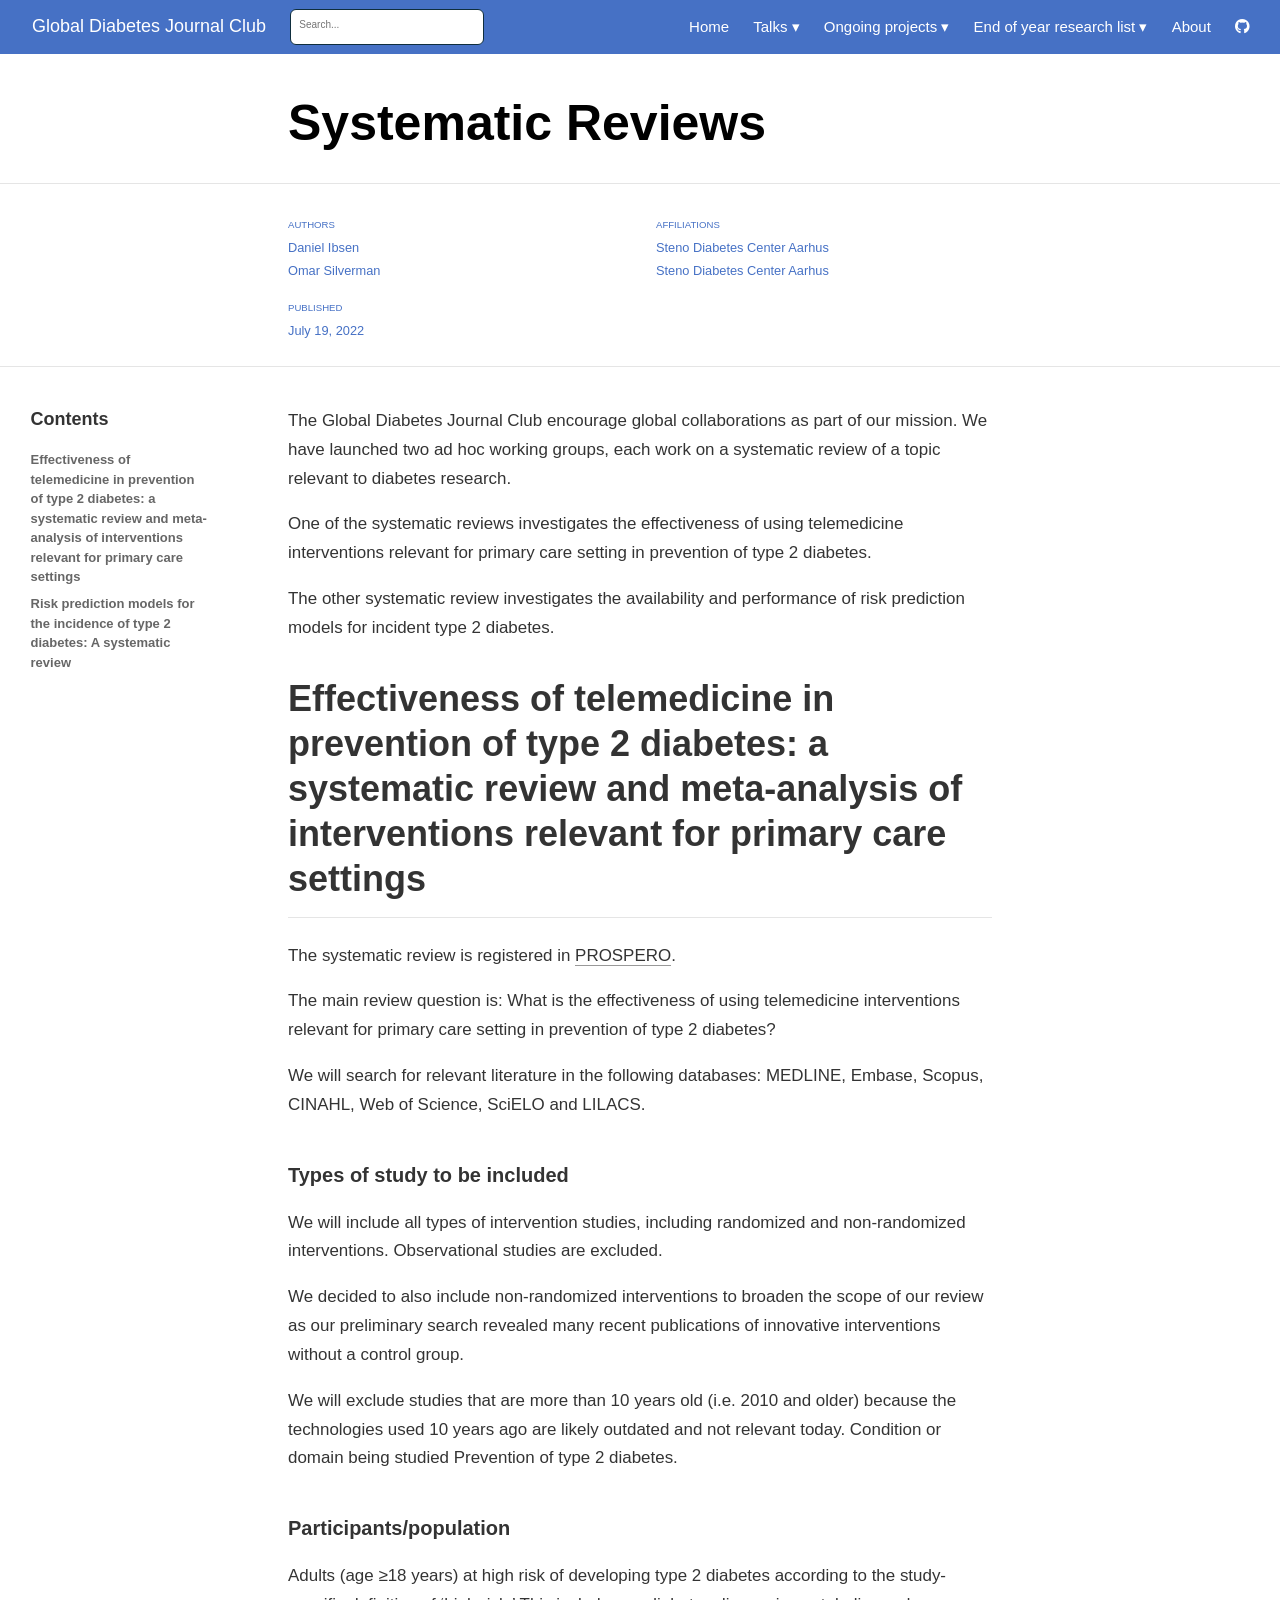
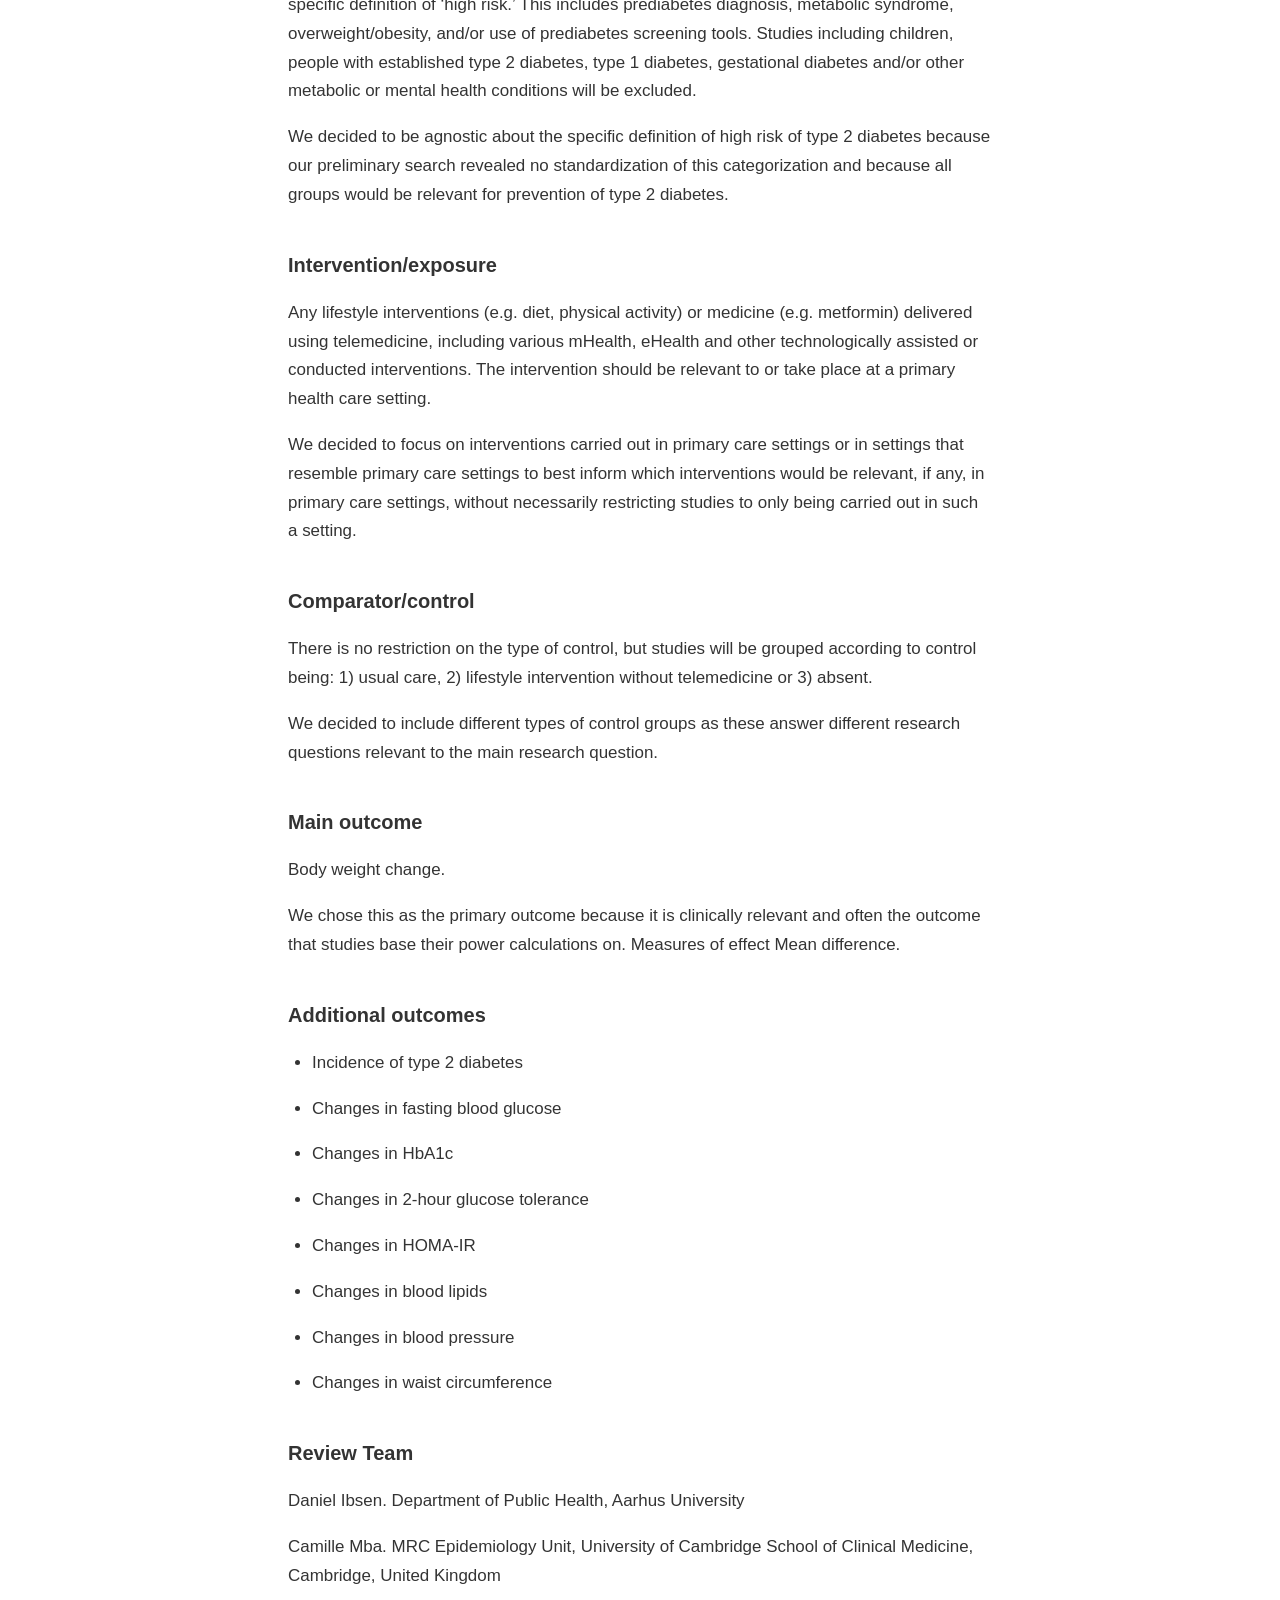
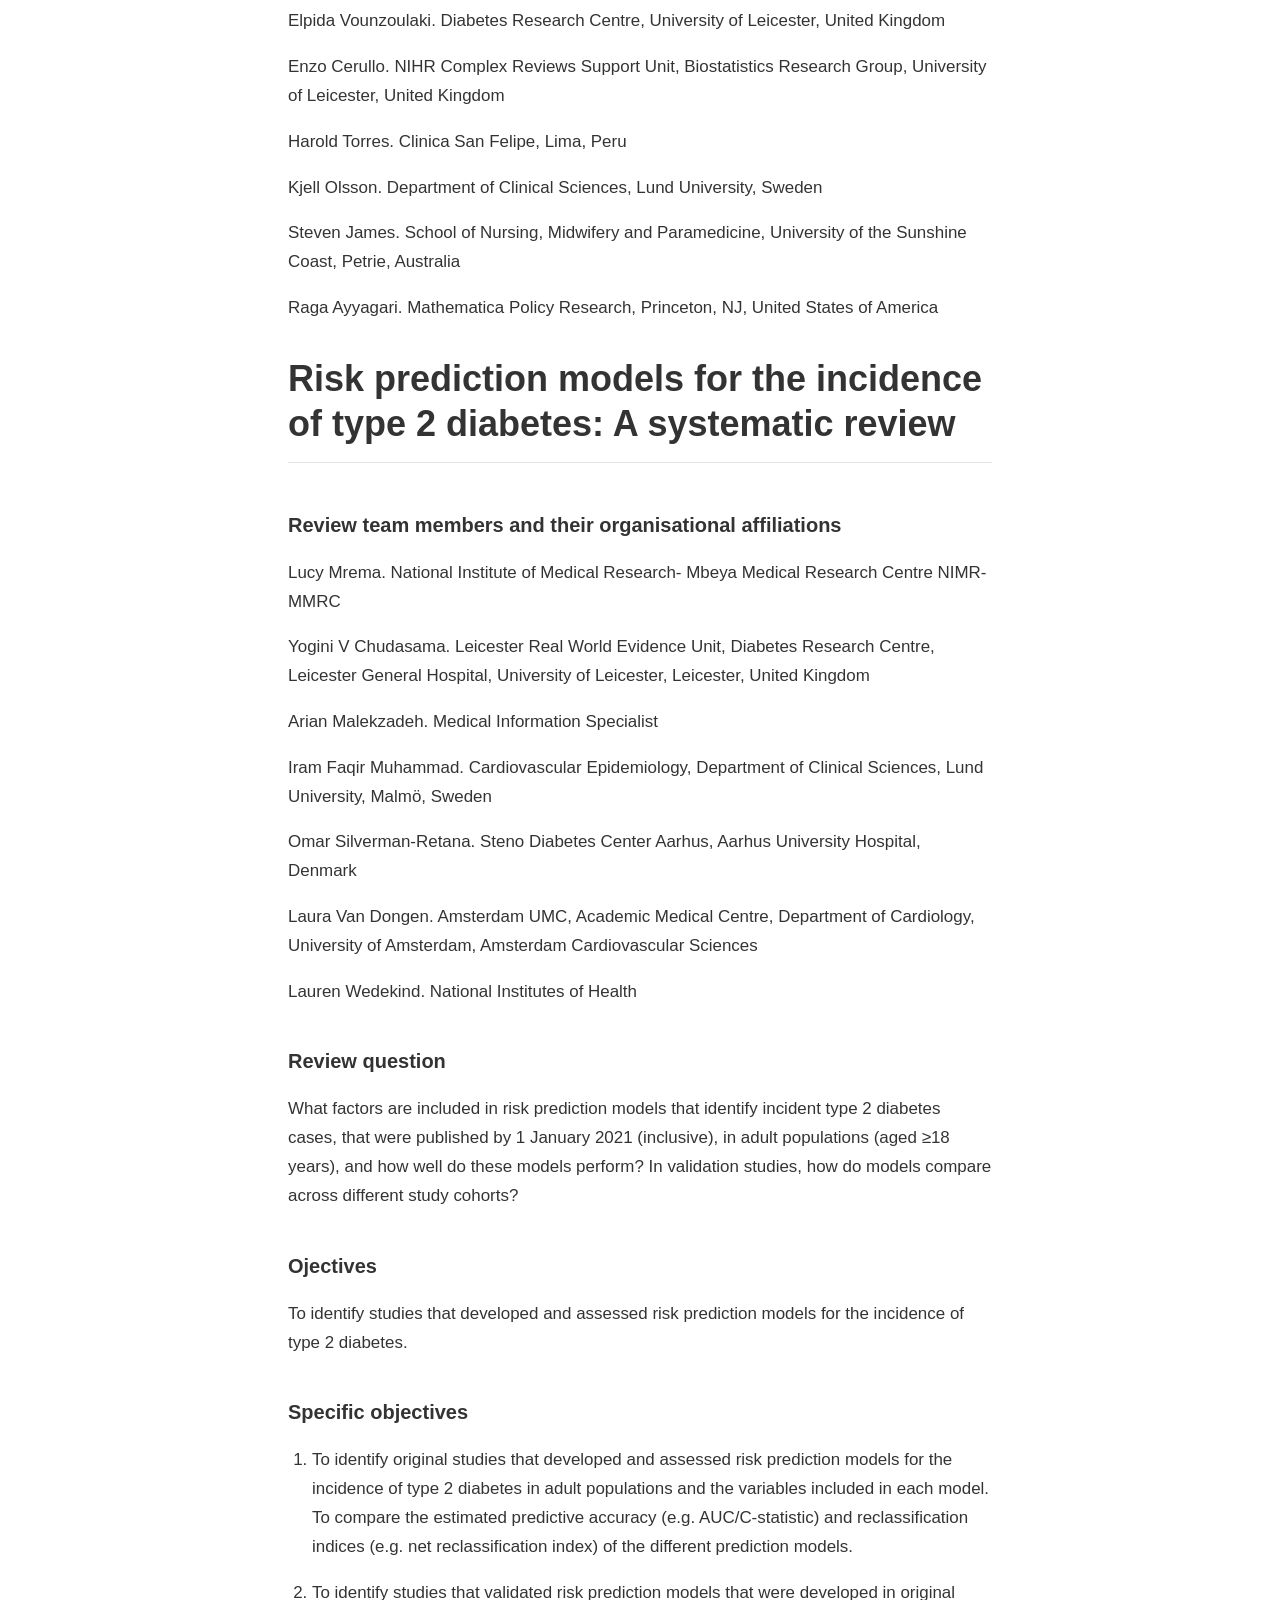
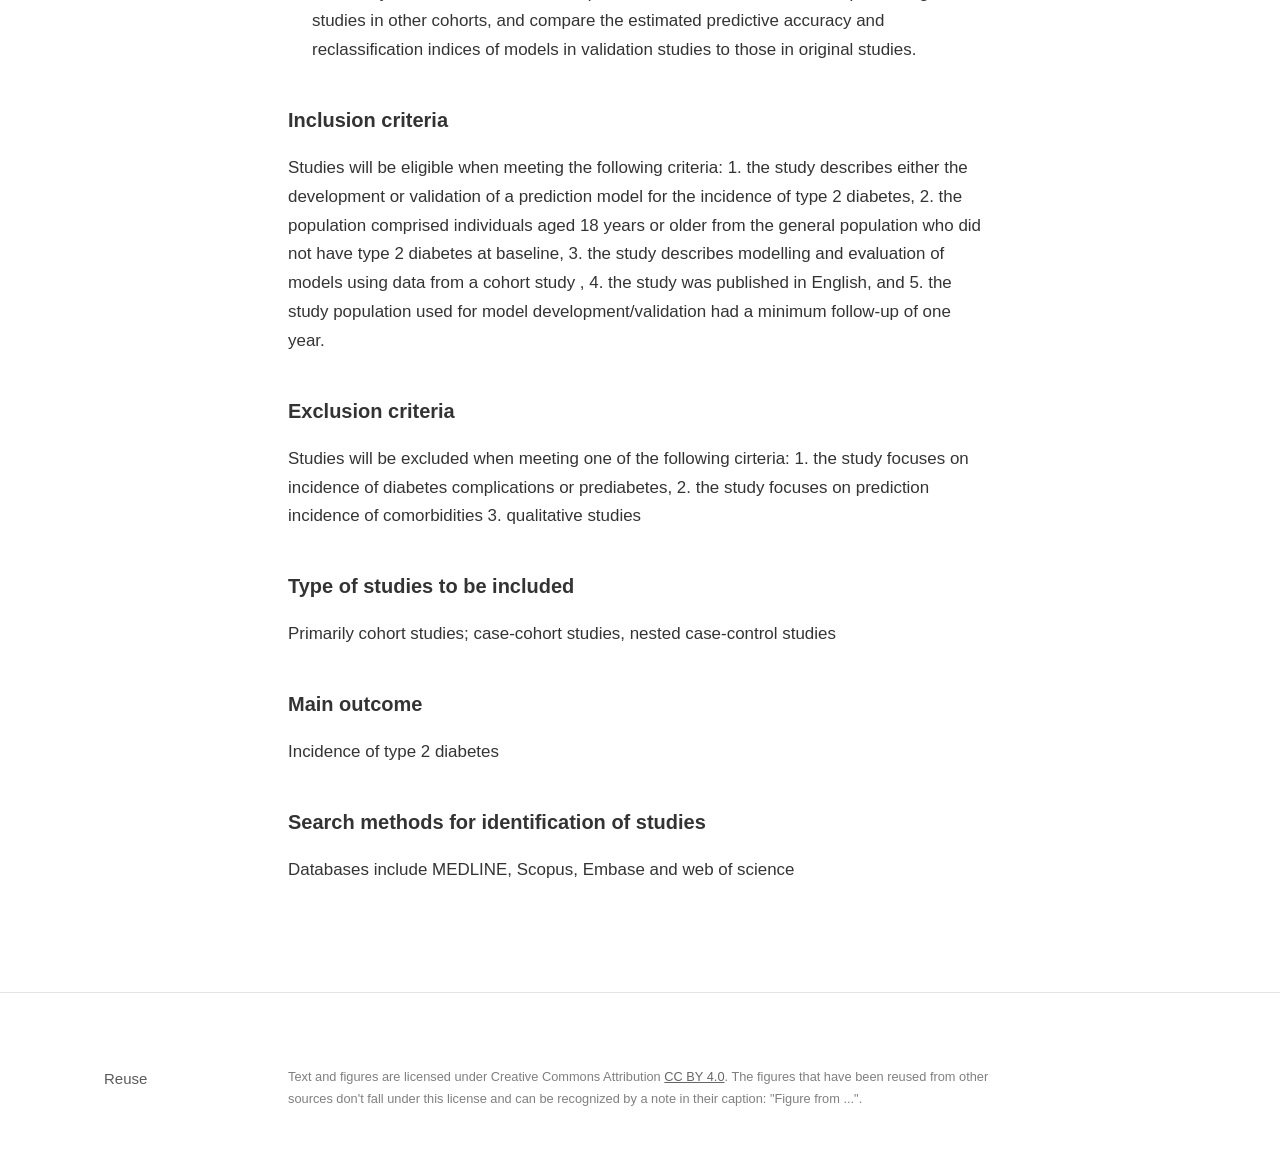
<file: systematic_reviews.html>
<!DOCTYPE html>

<html xmlns="http://www.w3.org/1999/xhtml" lang="" xml:lang="">

<head>
  <meta charset="utf-8"/>
  <meta name="viewport" content="width=device-width, initial-scale=1"/>
  <meta http-equiv="X-UA-Compatible" content="IE=Edge,chrome=1"/>
  <meta name="generator" content="distill" />

  <style type="text/css">
  /* Hide doc at startup (prevent jankiness while JS renders/transforms) */
  body {
    visibility: hidden;
  }
  </style>

 <!--radix_placeholder_import_source-->
 <!--/radix_placeholder_import_source-->

<style type="text/css">code{white-space: pre;}</style>
<style type="text/css" data-origin="pandoc">
code.sourceCode > span { display: inline-block; line-height: 1.25; }
code.sourceCode > span { color: inherit; text-decoration: inherit; }
code.sourceCode > span:empty { height: 1.2em; }
.sourceCode { overflow: visible; }
code.sourceCode { white-space: pre; position: relative; }
div.sourceCode { margin: 1em 0; }
pre.sourceCode { margin: 0; }
@media screen {
div.sourceCode { overflow: auto; }
}
@media print {
code.sourceCode { white-space: pre-wrap; }
code.sourceCode > span { text-indent: -5em; padding-left: 5em; }
}
pre.numberSource code
  { counter-reset: source-line 0; }
pre.numberSource code > span
  { position: relative; left: -4em; counter-increment: source-line; }
pre.numberSource code > span > a:first-child::before
  { content: counter(source-line);
    position: relative; left: -1em; text-align: right; vertical-align: baseline;
    border: none; display: inline-block;
    -webkit-touch-callout: none; -webkit-user-select: none;
    -khtml-user-select: none; -moz-user-select: none;
    -ms-user-select: none; user-select: none;
    padding: 0 4px; width: 4em;
    color: #aaaaaa;
  }
pre.numberSource { margin-left: 3em; border-left: 1px solid #aaaaaa;  padding-left: 4px; }
div.sourceCode
  { color: #00769e; background-color: #f1f3f5; }
@media screen {
code.sourceCode > span > a:first-child::before { text-decoration: underline; }
}
code span. { color: #00769e; } /* Normal */
code span.al { color: #ad0000; } /* Alert */
code span.an { color: #5e5e5e; } /* Annotation */
code span.at { color: #657422; } /* Attribute */
code span.bn { color: #ad0000; } /* BaseN */
code span.bu { } /* BuiltIn */
code span.cf { color: #00769e; } /* ControlFlow */
code span.ch { color: #20794d; } /* Char */
code span.cn { color: #8f5902; } /* Constant */
code span.co { color: #5e5e5e; } /* Comment */
code span.cv { color: #5e5e5e; font-style: italic; } /* CommentVar */
code span.do { color: #5e5e5e; font-style: italic; } /* Documentation */
code span.dt { color: #ad0000; } /* DataType */
code span.dv { color: #ad0000; } /* DecVal */
code span.er { color: #ad0000; } /* Error */
code span.ex { } /* Extension */
code span.fl { color: #ad0000; } /* Float */
code span.fu { color: #4758ab; } /* Function */
code span.im { } /* Import */
code span.in { color: #5e5e5e; } /* Information */
code span.kw { color: #00769e; } /* Keyword */
code span.op { color: #5e5e5e; } /* Operator */
code span.ot { color: #00769e; } /* Other */
code span.pp { color: #ad0000; } /* Preprocessor */
code span.sc { color: #5e5e5e; } /* SpecialChar */
code span.ss { color: #20794d; } /* SpecialString */
code span.st { color: #20794d; } /* String */
code span.va { color: #111111; } /* Variable */
code span.vs { color: #20794d; } /* VerbatimString */
code span.wa { color: #5e5e5e; font-style: italic; } /* Warning */
</style>


  <!--radix_placeholder_meta_tags-->
  <title>Global Diabetes Journal Club: Systematic Reviews</title>
  
  
  <link rel="license" href="https://creativecommons.org/licenses/by/4.0/"/>
  
  <!--  https://schema.org/Article -->
  <meta property="article:published" itemprop="datePublished" content="2022-07-19"/>
  <meta property="article:created" itemprop="dateCreated" content="2022-07-19"/>
  <meta name="article:author" content="Daniel Ibsen"/>
  <meta name="article:author" content="Omar Silverman"/>
  
  <!--  https://developers.facebook.com/docs/sharing/webmasters#markup -->
  <meta property="og:title" content="Global Diabetes Journal Club: Systematic Reviews"/>
  <meta property="og:type" content="article"/>
  <meta property="og:locale" content="en_US"/>
  <meta property="og:site_name" content="Global Diabetes Journal Club"/>
  
  <!--  https://dev.twitter.com/cards/types/summary -->
  <meta property="twitter:card" content="summary"/>
  <meta property="twitter:title" content="Global Diabetes Journal Club: Systematic Reviews"/>
  
  <!--/radix_placeholder_meta_tags-->
  <!--radix_placeholder_rmarkdown_metadata-->
  
  <script type="text/json" id="radix-rmarkdown-metadata">
  {"type":"list","attributes":{"names":{"type":"character","attributes":{},"value":["title","author","date","output"]}},"value":[{"type":"character","attributes":{},"value":["Systematic Reviews"]},{"type":"list","attributes":{},"value":[{"type":"list","attributes":{"names":{"type":"character","attributes":{},"value":["name","affiliation","affiliation_url"]}},"value":[{"type":"character","attributes":{},"value":["Daniel Ibsen"]},{"type":"character","attributes":{},"value":["Steno Diabetes Center Aarhus"]},{"type":"character","attributes":{},"value":["https://stenoaarhus.dk"]}]},{"type":"list","attributes":{"names":{"type":"character","attributes":{},"value":["name","affiliation","affiliation_url"]}},"value":[{"type":"character","attributes":{},"value":["Omar Silverman"]},{"type":"character","attributes":{},"value":["Steno Diabetes Center Aarhus"]},{"type":"character","attributes":{},"value":["https://stenoaarhus.dk"]}]}]},{"type":"character","attributes":{},"value":["2022-07-19"]},{"type":"list","attributes":{"names":{"type":"character","attributes":{},"value":["distill::distill_article"]}},"value":[{"type":"list","attributes":{"names":{"type":"character","attributes":{},"value":["self_contained"]}},"value":[{"type":"logical","attributes":{},"value":[false]}]}]}]}
  </script>
  <!--/radix_placeholder_rmarkdown_metadata-->
  <!--radix_placeholder_navigation_in_header-->
  <meta name="distill:offset" content=""/>
  
  <script type="application/javascript">
  
    window.headroom_prevent_pin = false;
  
    window.document.addEventListener("DOMContentLoaded", function (event) {
  
      // initialize headroom for banner
      var header = $('header').get(0);
      var headerHeight = header.offsetHeight;
      var headroom = new Headroom(header, {
        tolerance: 5,
        onPin : function() {
          if (window.headroom_prevent_pin) {
            window.headroom_prevent_pin = false;
            headroom.unpin();
          }
        }
      });
      headroom.init();
      if(window.location.hash)
        headroom.unpin();
      $(header).addClass('headroom--transition');
  
      // offset scroll location for banner on hash change
      // (see: https://github.com/WickyNilliams/headroom.js/issues/38)
      window.addEventListener("hashchange", function(event) {
        window.scrollTo(0, window.pageYOffset - (headerHeight + 25));
      });
  
      // responsive menu
      $('.distill-site-header').each(function(i, val) {
        var topnav = $(this);
        var toggle = topnav.find('.nav-toggle');
        toggle.on('click', function() {
          topnav.toggleClass('responsive');
        });
      });
  
      // nav dropdowns
      $('.nav-dropbtn').click(function(e) {
        $(this).next('.nav-dropdown-content').toggleClass('nav-dropdown-active');
        $(this).parent().siblings('.nav-dropdown')
           .children('.nav-dropdown-content').removeClass('nav-dropdown-active');
      });
      $("body").click(function(e){
        $('.nav-dropdown-content').removeClass('nav-dropdown-active');
      });
      $(".nav-dropdown").click(function(e){
        e.stopPropagation();
      });
    });
  </script>
  
  <style type="text/css">
  
  /* Theme (user-documented overrideables for nav appearance) */
  
  .distill-site-nav {
    color: rgba(255, 255, 255, 0.8);
    background-color: #0F2E3D;
    font-size: 15px;
    font-weight: 300;
  }
  
  .distill-site-nav a {
    color: inherit;
    text-decoration: none;
  }
  
  .distill-site-nav a:hover {
    color: white;
  }
  
  @media print {
    .distill-site-nav {
      display: none;
    }
  }
  
  .distill-site-header {
  
  }
  
  .distill-site-footer {
  
  }
  
  
  /* Site Header */
  
  .distill-site-header {
    width: 100%;
    box-sizing: border-box;
    z-index: 3;
  }
  
  .distill-site-header .nav-left {
    display: inline-block;
    margin-left: 8px;
  }
  
  @media screen and (max-width: 768px) {
    .distill-site-header .nav-left {
      margin-left: 0;
    }
  }
  
  
  .distill-site-header .nav-right {
    float: right;
    margin-right: 8px;
  }
  
  .distill-site-header a,
  .distill-site-header .title {
    display: inline-block;
    text-align: center;
    padding: 14px 10px 14px 10px;
  }
  
  .distill-site-header .title {
    font-size: 18px;
    min-width: 150px;
  }
  
  .distill-site-header .logo {
    padding: 0;
  }
  
  .distill-site-header .logo img {
    display: none;
    max-height: 20px;
    width: auto;
    margin-bottom: -4px;
  }
  
  .distill-site-header .nav-image img {
    max-height: 18px;
    width: auto;
    display: inline-block;
    margin-bottom: -3px;
  }
  
  
  
  @media screen and (min-width: 1000px) {
    .distill-site-header .logo img {
      display: inline-block;
    }
    .distill-site-header .nav-left {
      margin-left: 20px;
    }
    .distill-site-header .nav-right {
      margin-right: 20px;
    }
    .distill-site-header .title {
      padding-left: 12px;
    }
  }
  
  
  .distill-site-header .nav-toggle {
    display: none;
  }
  
  .nav-dropdown {
    display: inline-block;
    position: relative;
  }
  
  .nav-dropdown .nav-dropbtn {
    border: none;
    outline: none;
    color: rgba(255, 255, 255, 0.8);
    padding: 16px 10px;
    background-color: transparent;
    font-family: inherit;
    font-size: inherit;
    font-weight: inherit;
    margin: 0;
    margin-top: 1px;
    z-index: 2;
  }
  
  .nav-dropdown-content {
    display: none;
    position: absolute;
    background-color: white;
    min-width: 200px;
    border: 1px solid rgba(0,0,0,0.15);
    border-radius: 4px;
    box-shadow: 0px 8px 16px 0px rgba(0,0,0,0.1);
    z-index: 1;
    margin-top: 2px;
    white-space: nowrap;
    padding-top: 4px;
    padding-bottom: 4px;
  }
  
  .nav-dropdown-content hr {
    margin-top: 4px;
    margin-bottom: 4px;
    border: none;
    border-bottom: 1px solid rgba(0, 0, 0, 0.1);
  }
  
  .nav-dropdown-active {
    display: block;
  }
  
  .nav-dropdown-content a, .nav-dropdown-content .nav-dropdown-header {
    color: black;
    padding: 6px 24px;
    text-decoration: none;
    display: block;
    text-align: left;
  }
  
  .nav-dropdown-content .nav-dropdown-header {
    display: block;
    padding: 5px 24px;
    padding-bottom: 0;
    text-transform: uppercase;
    font-size: 14px;
    color: #999999;
    white-space: nowrap;
  }
  
  .nav-dropdown:hover .nav-dropbtn {
    color: white;
  }
  
  .nav-dropdown-content a:hover {
    background-color: #ddd;
    color: black;
  }
  
  .nav-right .nav-dropdown-content {
    margin-left: -45%;
    right: 0;
  }
  
  @media screen and (max-width: 768px) {
    .distill-site-header a, .distill-site-header .nav-dropdown  {display: none;}
    .distill-site-header a.nav-toggle {
      float: right;
      display: block;
    }
    .distill-site-header .title {
      margin-left: 0;
    }
    .distill-site-header .nav-right {
      margin-right: 0;
    }
    .distill-site-header {
      overflow: hidden;
    }
    .nav-right .nav-dropdown-content {
      margin-left: 0;
    }
  }
  
  
  @media screen and (max-width: 768px) {
    .distill-site-header.responsive {position: relative; min-height: 500px; }
    .distill-site-header.responsive a.nav-toggle {
      position: absolute;
      right: 0;
      top: 0;
    }
    .distill-site-header.responsive a,
    .distill-site-header.responsive .nav-dropdown {
      display: block;
      text-align: left;
    }
    .distill-site-header.responsive .nav-left,
    .distill-site-header.responsive .nav-right {
      width: 100%;
    }
    .distill-site-header.responsive .nav-dropdown {float: none;}
    .distill-site-header.responsive .nav-dropdown-content {position: relative;}
    .distill-site-header.responsive .nav-dropdown .nav-dropbtn {
      display: block;
      width: 100%;
      text-align: left;
    }
  }
  
  /* Site Footer */
  
  .distill-site-footer {
    width: 100%;
    overflow: hidden;
    box-sizing: border-box;
    z-index: 3;
    margin-top: 30px;
    padding-top: 30px;
    padding-bottom: 30px;
    text-align: center;
  }
  
  /* Headroom */
  
  d-title {
    padding-top: 6rem;
  }
  
  @media print {
    d-title {
      padding-top: 4rem;
    }
  }
  
  .headroom {
    z-index: 1000;
    position: fixed;
    top: 0;
    left: 0;
    right: 0;
  }
  
  .headroom--transition {
    transition: all .4s ease-in-out;
  }
  
  .headroom--unpinned {
    top: -100px;
  }
  
  .headroom--pinned {
    top: 0;
  }
  
  /* adjust viewport for navbar height */
  /* helps vertically center bootstrap (non-distill) content */
  .min-vh-100 {
    min-height: calc(100vh - 100px) !important;
  }
  
  </style>
  
  <script src="site_libs/jquery-3.6.0/jquery-3.6.0.min.js"></script>
  <link href="site_libs/font-awesome-5.1.0/css/all.css" rel="stylesheet"/>
  <link href="site_libs/font-awesome-5.1.0/css/v4-shims.css" rel="stylesheet"/>
  <script src="site_libs/headroom-0.9.4/headroom.min.js"></script>
  <script src="site_libs/autocomplete-0.37.1/autocomplete.min.js"></script>
  <script src="site_libs/fuse-6.4.1/fuse.min.js"></script>
  
  <script type="application/javascript">
  
  function getMeta(metaName) {
    var metas = document.getElementsByTagName('meta');
    for (let i = 0; i < metas.length; i++) {
      if (metas[i].getAttribute('name') === metaName) {
        return metas[i].getAttribute('content');
      }
    }
    return '';
  }
  
  function offsetURL(url) {
    var offset = getMeta('distill:offset');
    return offset ? offset + '/' + url : url;
  }
  
  function createFuseIndex() {
  
    // create fuse index
    var options = {
      keys: [
        { name: 'title', weight: 20 },
        { name: 'categories', weight: 15 },
        { name: 'description', weight: 10 },
        { name: 'contents', weight: 5 },
      ],
      ignoreLocation: true,
      threshold: 0
    };
    var fuse = new window.Fuse([], options);
  
    // fetch the main search.json
    return fetch(offsetURL('search.json'))
      .then(function(response) {
        if (response.status == 200) {
          return response.json().then(function(json) {
            // index main articles
            json.articles.forEach(function(article) {
              fuse.add(article);
            });
            // download collections and index their articles
            return Promise.all(json.collections.map(function(collection) {
              return fetch(offsetURL(collection)).then(function(response) {
                if (response.status === 200) {
                  return response.json().then(function(articles) {
                    articles.forEach(function(article) {
                      fuse.add(article);
                    });
                  })
                } else {
                  return Promise.reject(
                    new Error('Unexpected status from search index request: ' +
                              response.status)
                  );
                }
              });
            })).then(function() {
              return fuse;
            });
          });
  
        } else {
          return Promise.reject(
            new Error('Unexpected status from search index request: ' +
                        response.status)
          );
        }
      });
  }
  
  window.document.addEventListener("DOMContentLoaded", function (event) {
  
    // get search element (bail if we don't have one)
    var searchEl = window.document.getElementById('distill-search');
    if (!searchEl)
      return;
  
    createFuseIndex()
      .then(function(fuse) {
  
        // make search box visible
        searchEl.classList.remove('hidden');
  
        // initialize autocomplete
        var options = {
          autoselect: true,
          hint: false,
          minLength: 2,
        };
        window.autocomplete(searchEl, options, [{
          source: function(query, callback) {
            const searchOptions = {
              isCaseSensitive: false,
              shouldSort: true,
              minMatchCharLength: 2,
              limit: 10,
            };
            var results = fuse.search(query, searchOptions);
            callback(results
              .map(function(result) { return result.item; })
            );
          },
          templates: {
            suggestion: function(suggestion) {
              var img = suggestion.preview && Object.keys(suggestion.preview).length > 0
                ? `<img src="${offsetURL(suggestion.preview)}"</img>`
                : '';
              var html = `
                <div class="search-item">
                  <h3>${suggestion.title}</h3>
                  <div class="search-item-description">
                    ${suggestion.description || ''}
                  </div>
                  <div class="search-item-preview">
                    ${img}
                  </div>
                </div>
              `;
              return html;
            }
          }
        }]).on('autocomplete:selected', function(event, suggestion) {
          window.location.href = offsetURL(suggestion.path);
        });
        // remove inline display style on autocompleter (we want to
        // manage responsive display via css)
        $('.algolia-autocomplete').css("display", "");
      })
      .catch(function(error) {
        console.log(error);
      });
  
  });
  
  </script>
  
  <style type="text/css">
  
  .nav-search {
    font-size: x-small;
  }
  
  /* Algolioa Autocomplete */
  
  .algolia-autocomplete {
    display: inline-block;
    margin-left: 10px;
    vertical-align: sub;
    background-color: white;
    color: black;
    padding: 6px;
    padding-top: 8px;
    padding-bottom: 0;
    border-radius: 6px;
    border: 1px #0F2E3D solid;
    width: 180px;
  }
  
  
  @media screen and (max-width: 768px) {
    .distill-site-nav .algolia-autocomplete {
      display: none;
      visibility: hidden;
    }
    .distill-site-nav.responsive .algolia-autocomplete {
      display: inline-block;
      visibility: visible;
    }
    .distill-site-nav.responsive .algolia-autocomplete .aa-dropdown-menu {
      margin-left: 0;
      width: 400px;
      max-height: 400px;
    }
  }
  
  .algolia-autocomplete .aa-input, .algolia-autocomplete .aa-hint {
    width: 90%;
    outline: none;
    border: none;
  }
  
  .algolia-autocomplete .aa-hint {
    color: #999;
  }
  .algolia-autocomplete .aa-dropdown-menu {
    width: 550px;
    max-height: 70vh;
    overflow-x: visible;
    overflow-y: scroll;
    padding: 5px;
    margin-top: 3px;
    margin-left: -150px;
    background-color: #fff;
    border-radius: 5px;
    border: 1px solid #999;
    border-top: none;
  }
  
  .algolia-autocomplete .aa-dropdown-menu .aa-suggestion {
    cursor: pointer;
    padding: 5px 4px;
    border-bottom: 1px solid #eee;
  }
  
  .algolia-autocomplete .aa-dropdown-menu .aa-suggestion:last-of-type {
    border-bottom: none;
    margin-bottom: 2px;
  }
  
  .algolia-autocomplete .aa-dropdown-menu .aa-suggestion .search-item {
    overflow: hidden;
    font-size: 0.8em;
    line-height: 1.4em;
  }
  
  .algolia-autocomplete .aa-dropdown-menu .aa-suggestion .search-item h3 {
    font-size: 1rem;
    margin-block-start: 0;
    margin-block-end: 5px;
  }
  
  .algolia-autocomplete .aa-dropdown-menu .aa-suggestion .search-item-description {
    display: inline-block;
    overflow: hidden;
    height: 2.8em;
    width: 80%;
    margin-right: 4%;
  }
  
  .algolia-autocomplete .aa-dropdown-menu .aa-suggestion .search-item-preview {
    display: inline-block;
    width: 15%;
  }
  
  .algolia-autocomplete .aa-dropdown-menu .aa-suggestion .search-item-preview img {
    height: 3em;
    width: auto;
    display: none;
  }
  
  .algolia-autocomplete .aa-dropdown-menu .aa-suggestion .search-item-preview img[src] {
    display: initial;
  }
  
  .algolia-autocomplete .aa-dropdown-menu .aa-suggestion.aa-cursor {
    background-color: #eee;
  }
  .algolia-autocomplete .aa-dropdown-menu .aa-suggestion em {
    font-weight: bold;
    font-style: normal;
  }
  
  </style>
  
  
  <!--/radix_placeholder_navigation_in_header-->
  <!--radix_placeholder_distill-->
  
  <style type="text/css">
  
  body {
    background-color: white;
  }
  
  .pandoc-table {
    width: 100%;
  }
  
  .pandoc-table>caption {
    margin-bottom: 10px;
  }
  
  .pandoc-table th:not([align]) {
    text-align: left;
  }
  
  .pagedtable-footer {
    font-size: 15px;
  }
  
  d-byline .byline {
    grid-template-columns: 2fr 2fr;
  }
  
  d-byline .byline h3 {
    margin-block-start: 1.5em;
  }
  
  d-byline .byline .authors-affiliations h3 {
    margin-block-start: 0.5em;
  }
  
  .authors-affiliations .orcid-id {
    width: 16px;
    height:16px;
    margin-left: 4px;
    margin-right: 4px;
    vertical-align: middle;
    padding-bottom: 2px;
  }
  
  d-title .dt-tags {
    margin-top: 1em;
    grid-column: text;
  }
  
  .dt-tags .dt-tag {
    text-decoration: none;
    display: inline-block;
    color: rgba(0,0,0,0.6);
    padding: 0em 0.4em;
    margin-right: 0.5em;
    margin-bottom: 0.4em;
    font-size: 70%;
    border: 1px solid rgba(0,0,0,0.2);
    border-radius: 3px;
    text-transform: uppercase;
    font-weight: 500;
  }
  
  d-article table.gt_table td,
  d-article table.gt_table th {
    border-bottom: none;
  }
  
  .html-widget {
    margin-bottom: 2.0em;
  }
  
  .l-screen-inset {
    padding-right: 16px;
  }
  
  .l-screen .caption {
    margin-left: 10px;
  }
  
  .shaded {
    background: rgb(247, 247, 247);
    padding-top: 20px;
    padding-bottom: 20px;
    border-top: 1px solid rgba(0, 0, 0, 0.1);
    border-bottom: 1px solid rgba(0, 0, 0, 0.1);
  }
  
  .shaded .html-widget {
    margin-bottom: 0;
    border: 1px solid rgba(0, 0, 0, 0.1);
  }
  
  .shaded .shaded-content {
    background: white;
  }
  
  .text-output {
    margin-top: 0;
    line-height: 1.5em;
  }
  
  .hidden {
    display: none !important;
  }
  
  d-article {
    padding-top: 2.5rem;
    padding-bottom: 30px;
  }
  
  d-appendix {
    padding-top: 30px;
  }
  
  d-article>p>img {
    width: 100%;
  }
  
  d-article h2 {
    margin: 1rem 0 1.5rem 0;
  }
  
  d-article h3 {
    margin-top: 1.5rem;
  }
  
  d-article iframe {
    border: 1px solid rgba(0, 0, 0, 0.1);
    margin-bottom: 2.0em;
    width: 100%;
  }
  
  /* Tweak code blocks */
  
  d-article div.sourceCode code,
  d-article pre code {
    font-family: Consolas, Monaco, 'Andale Mono', 'Ubuntu Mono', monospace;
  }
  
  d-article pre,
  d-article div.sourceCode,
  d-article div.sourceCode pre {
    overflow: auto;
  }
  
  d-article div.sourceCode {
    background-color: white;
  }
  
  d-article div.sourceCode pre {
    padding-left: 10px;
    font-size: 12px;
    border-left: 2px solid rgba(0,0,0,0.1);
  }
  
  d-article pre {
    font-size: 12px;
    color: black;
    background: none;
    margin-top: 0;
    text-align: left;
    white-space: pre;
    word-spacing: normal;
    word-break: normal;
    word-wrap: normal;
    line-height: 1.5;
  
    -moz-tab-size: 4;
    -o-tab-size: 4;
    tab-size: 4;
  
    -webkit-hyphens: none;
    -moz-hyphens: none;
    -ms-hyphens: none;
    hyphens: none;
  }
  
  d-article pre a {
    border-bottom: none;
  }
  
  d-article pre a:hover {
    border-bottom: none;
    text-decoration: underline;
  }
  
  d-article details {
    grid-column: text;
    margin-bottom: 0.8em;
  }
  
  @media(min-width: 768px) {
  
  d-article pre,
  d-article div.sourceCode,
  d-article div.sourceCode pre {
    overflow: visible !important;
  }
  
  d-article div.sourceCode pre {
    padding-left: 18px;
    font-size: 14px;
  }
  
  d-article pre {
    font-size: 14px;
  }
  
  }
  
  figure img.external {
    background: white;
    border: 1px solid rgba(0, 0, 0, 0.1);
    box-shadow: 0 1px 8px rgba(0, 0, 0, 0.1);
    padding: 18px;
    box-sizing: border-box;
  }
  
  /* CSS for d-contents */
  
  .d-contents {
    grid-column: text;
    color: rgba(0,0,0,0.8);
    font-size: 0.9em;
    padding-bottom: 1em;
    margin-bottom: 1em;
    padding-bottom: 0.5em;
    margin-bottom: 1em;
    padding-left: 0.25em;
    justify-self: start;
  }
  
  @media(min-width: 1000px) {
    .d-contents.d-contents-float {
      height: 0;
      grid-column-start: 1;
      grid-column-end: 4;
      justify-self: center;
      padding-right: 3em;
      padding-left: 2em;
    }
  }
  
  .d-contents nav h3 {
    font-size: 18px;
    margin-top: 0;
    margin-bottom: 1em;
  }
  
  .d-contents li {
    list-style-type: none
  }
  
  .d-contents nav > ul {
    padding-left: 0;
  }
  
  .d-contents ul {
    padding-left: 1em
  }
  
  .d-contents nav ul li {
    margin-top: 0.6em;
    margin-bottom: 0.2em;
  }
  
  .d-contents nav a {
    font-size: 13px;
    border-bottom: none;
    text-decoration: none
    color: rgba(0, 0, 0, 0.8);
  }
  
  .d-contents nav a:hover {
    text-decoration: underline solid rgba(0, 0, 0, 0.6)
  }
  
  .d-contents nav > ul > li > a {
    font-weight: 600;
  }
  
  .d-contents nav > ul > li > ul {
    font-weight: inherit;
  }
  
  .d-contents nav > ul > li > ul > li {
    margin-top: 0.2em;
  }
  
  
  .d-contents nav ul {
    margin-top: 0;
    margin-bottom: 0.25em;
  }
  
  .d-article-with-toc h2:nth-child(2) {
    margin-top: 0;
  }
  
  
  /* Figure */
  
  .figure {
    position: relative;
    margin-bottom: 2.5em;
    margin-top: 1.5em;
  }
  
  .figure .caption {
    color: rgba(0, 0, 0, 0.6);
    font-size: 12px;
    line-height: 1.5em;
  }
  
  .figure img.external {
    background: white;
    border: 1px solid rgba(0, 0, 0, 0.1);
    box-shadow: 0 1px 8px rgba(0, 0, 0, 0.1);
    padding: 18px;
    box-sizing: border-box;
  }
  
  .figure .caption a {
    color: rgba(0, 0, 0, 0.6);
  }
  
  .figure .caption b,
  .figure .caption strong, {
    font-weight: 600;
    color: rgba(0, 0, 0, 1.0);
  }
  
  /* Citations */
  
  d-article .citation {
    color: inherit;
    cursor: inherit;
  }
  
  div.hanging-indent{
    margin-left: 1em; text-indent: -1em;
  }
  
  /* Citation hover box */
  
  .tippy-box[data-theme~=light-border] {
    background-color: rgba(250, 250, 250, 0.95);
  }
  
  .tippy-content > p {
    margin-bottom: 0;
    padding: 2px;
  }
  
  
  /* Tweak 1000px media break to show more text */
  
  @media(min-width: 1000px) {
    .base-grid,
    distill-header,
    d-title,
    d-abstract,
    d-article,
    d-appendix,
    distill-appendix,
    d-byline,
    d-footnote-list,
    d-citation-list,
    distill-footer {
      grid-template-columns: [screen-start] 1fr [page-start kicker-start] 80px [middle-start] 50px [text-start kicker-end] 65px 65px 65px 65px 65px 65px 65px 65px [text-end gutter-start] 65px [middle-end] 65px [page-end gutter-end] 1fr [screen-end];
      grid-column-gap: 16px;
    }
  
    .grid {
      grid-column-gap: 16px;
    }
  
    d-article {
      font-size: 1.06rem;
      line-height: 1.7em;
    }
    figure .caption, .figure .caption, figure figcaption {
      font-size: 13px;
    }
  }
  
  @media(min-width: 1180px) {
    .base-grid,
    distill-header,
    d-title,
    d-abstract,
    d-article,
    d-appendix,
    distill-appendix,
    d-byline,
    d-footnote-list,
    d-citation-list,
    distill-footer {
      grid-template-columns: [screen-start] 1fr [page-start kicker-start] 60px [middle-start] 60px [text-start kicker-end] 60px 60px 60px 60px 60px 60px 60px 60px [text-end gutter-start] 60px [middle-end] 60px [page-end gutter-end] 1fr [screen-end];
      grid-column-gap: 32px;
    }
  
    .grid {
      grid-column-gap: 32px;
    }
  }
  
  
  /* Get the citation styles for the appendix (not auto-injected on render since
     we do our own rendering of the citation appendix) */
  
  d-appendix .citation-appendix,
  .d-appendix .citation-appendix {
    font-size: 11px;
    line-height: 15px;
    border-left: 1px solid rgba(0, 0, 0, 0.1);
    padding-left: 18px;
    border: 1px solid rgba(0,0,0,0.1);
    background: rgba(0, 0, 0, 0.02);
    padding: 10px 18px;
    border-radius: 3px;
    color: rgba(150, 150, 150, 1);
    overflow: hidden;
    margin-top: -12px;
    white-space: pre-wrap;
    word-wrap: break-word;
  }
  
  /* Include appendix styles here so they can be overridden */
  
  d-appendix {
    contain: layout style;
    font-size: 0.8em;
    line-height: 1.7em;
    margin-top: 60px;
    margin-bottom: 0;
    border-top: 1px solid rgba(0, 0, 0, 0.1);
    color: rgba(0,0,0,0.5);
    padding-top: 60px;
    padding-bottom: 48px;
  }
  
  d-appendix h3 {
    grid-column: page-start / text-start;
    font-size: 15px;
    font-weight: 500;
    margin-top: 1em;
    margin-bottom: 0;
    color: rgba(0,0,0,0.65);
  }
  
  d-appendix h3 + * {
    margin-top: 1em;
  }
  
  d-appendix ol {
    padding: 0 0 0 15px;
  }
  
  @media (min-width: 768px) {
    d-appendix ol {
      padding: 0 0 0 30px;
      margin-left: -30px;
    }
  }
  
  d-appendix li {
    margin-bottom: 1em;
  }
  
  d-appendix a {
    color: rgba(0, 0, 0, 0.6);
  }
  
  d-appendix > * {
    grid-column: text;
  }
  
  d-appendix > d-footnote-list,
  d-appendix > d-citation-list,
  d-appendix > distill-appendix {
    grid-column: screen;
  }
  
  /* Include footnote styles here so they can be overridden */
  
  d-footnote-list {
    contain: layout style;
  }
  
  d-footnote-list > * {
    grid-column: text;
  }
  
  d-footnote-list a.footnote-backlink {
    color: rgba(0,0,0,0.3);
    padding-left: 0.5em;
  }
  
  
  
  /* Anchor.js */
  
  .anchorjs-link {
    /*transition: all .25s linear; */
    text-decoration: none;
    border-bottom: none;
  }
  *:hover > .anchorjs-link {
    margin-left: -1.125em !important;
    text-decoration: none;
    border-bottom: none;
  }
  
  /* Social footer */
  
  .social_footer {
    margin-top: 30px;
    margin-bottom: 0;
    color: rgba(0,0,0,0.67);
  }
  
  .disqus-comments {
    margin-right: 30px;
  }
  
  .disqus-comment-count {
    border-bottom: 1px solid rgba(0, 0, 0, 0.4);
    cursor: pointer;
  }
  
  #disqus_thread {
    margin-top: 30px;
  }
  
  .article-sharing a {
    border-bottom: none;
    margin-right: 8px;
  }
  
  .article-sharing a:hover {
    border-bottom: none;
  }
  
  .sidebar-section.subscribe {
    font-size: 12px;
    line-height: 1.6em;
  }
  
  .subscribe p {
    margin-bottom: 0.5em;
  }
  
  
  .article-footer .subscribe {
    font-size: 15px;
    margin-top: 45px;
  }
  
  
  .sidebar-section.custom {
    font-size: 12px;
    line-height: 1.6em;
  }
  
  .custom p {
    margin-bottom: 0.5em;
  }
  
  /* Styles for listing layout (hide title) */
  .layout-listing d-title, .layout-listing .d-title {
    display: none;
  }
  
  /* Styles for posts lists (not auto-injected) */
  
  
  .posts-with-sidebar {
    padding-left: 45px;
    padding-right: 45px;
  }
  
  .posts-list .description h2,
  .posts-list .description p {
    font-family: -apple-system, BlinkMacSystemFont, "Segoe UI", Roboto, Oxygen, Ubuntu, Cantarell, "Fira Sans", "Droid Sans", "Helvetica Neue", Arial, sans-serif;
  }
  
  .posts-list .description h2 {
    font-weight: 700;
    border-bottom: none;
    padding-bottom: 0;
  }
  
  .posts-list h2.post-tag {
    border-bottom: 1px solid rgba(0, 0, 0, 0.2);
    padding-bottom: 12px;
  }
  .posts-list {
    margin-top: 60px;
    margin-bottom: 24px;
  }
  
  .posts-list .post-preview {
    text-decoration: none;
    overflow: hidden;
    display: block;
    border-bottom: 1px solid rgba(0, 0, 0, 0.1);
    padding: 24px 0;
  }
  
  .post-preview-last {
    border-bottom: none !important;
  }
  
  .posts-list .posts-list-caption {
    grid-column: screen;
    font-weight: 400;
  }
  
  .posts-list .post-preview h2 {
    margin: 0 0 6px 0;
    line-height: 1.2em;
    font-style: normal;
    font-size: 24px;
  }
  
  .posts-list .post-preview p {
    margin: 0 0 12px 0;
    line-height: 1.4em;
    font-size: 16px;
  }
  
  .posts-list .post-preview .thumbnail {
    box-sizing: border-box;
    margin-bottom: 24px;
    position: relative;
    max-width: 500px;
  }
  .posts-list .post-preview img {
    width: 100%;
    display: block;
  }
  
  .posts-list .metadata {
    font-size: 12px;
    line-height: 1.4em;
    margin-bottom: 18px;
  }
  
  .posts-list .metadata > * {
    display: inline-block;
  }
  
  .posts-list .metadata .publishedDate {
    margin-right: 2em;
  }
  
  .posts-list .metadata .dt-authors {
    display: block;
    margin-top: 0.3em;
    margin-right: 2em;
  }
  
  .posts-list .dt-tags {
    display: block;
    line-height: 1em;
  }
  
  .posts-list .dt-tags .dt-tag {
    display: inline-block;
    color: rgba(0,0,0,0.6);
    padding: 0.3em 0.4em;
    margin-right: 0.2em;
    margin-bottom: 0.4em;
    font-size: 60%;
    border: 1px solid rgba(0,0,0,0.2);
    border-radius: 3px;
    text-transform: uppercase;
    font-weight: 500;
  }
  
  .posts-list img {
    opacity: 1;
  }
  
  .posts-list img[data-src] {
    opacity: 0;
  }
  
  .posts-more {
    clear: both;
  }
  
  
  .posts-sidebar {
    font-size: 16px;
  }
  
  .posts-sidebar h3 {
    font-size: 16px;
    margin-top: 0;
    margin-bottom: 0.5em;
    font-weight: 400;
    text-transform: uppercase;
  }
  
  .sidebar-section {
    margin-bottom: 30px;
  }
  
  .categories ul {
    list-style-type: none;
    margin: 0;
    padding: 0;
  }
  
  .categories li {
    color: rgba(0, 0, 0, 0.8);
    margin-bottom: 0;
  }
  
  .categories li>a {
    border-bottom: none;
  }
  
  .categories li>a:hover {
    border-bottom: 1px solid rgba(0, 0, 0, 0.4);
  }
  
  .categories .active {
    font-weight: 600;
  }
  
  .categories .category-count {
    color: rgba(0, 0, 0, 0.4);
  }
  
  
  @media(min-width: 768px) {
    .posts-list .post-preview h2 {
      font-size: 26px;
    }
    .posts-list .post-preview .thumbnail {
      float: right;
      width: 30%;
      margin-bottom: 0;
    }
    .posts-list .post-preview .description {
      float: left;
      width: 45%;
    }
    .posts-list .post-preview .metadata {
      float: left;
      width: 20%;
      margin-top: 8px;
    }
    .posts-list .post-preview p {
      margin: 0 0 12px 0;
      line-height: 1.5em;
      font-size: 16px;
    }
    .posts-with-sidebar .posts-list {
      float: left;
      width: 75%;
    }
    .posts-with-sidebar .posts-sidebar {
      float: right;
      width: 20%;
      margin-top: 60px;
      padding-top: 24px;
      padding-bottom: 24px;
    }
  }
  
  
  /* Improve display for browsers without grid (IE/Edge <= 15) */
  
  .downlevel {
    line-height: 1.6em;
    font-family: -apple-system, BlinkMacSystemFont, "Segoe UI", Roboto, Oxygen, Ubuntu, Cantarell, "Fira Sans", "Droid Sans", "Helvetica Neue", Arial, sans-serif;
    margin: 0;
  }
  
  .downlevel .d-title {
    padding-top: 6rem;
    padding-bottom: 1.5rem;
  }
  
  .downlevel .d-title h1 {
    font-size: 50px;
    font-weight: 700;
    line-height: 1.1em;
    margin: 0 0 0.5rem;
  }
  
  .downlevel .d-title p {
    font-weight: 300;
    font-size: 1.2rem;
    line-height: 1.55em;
    margin-top: 0;
  }
  
  .downlevel .d-byline {
    padding-top: 0.8em;
    padding-bottom: 0.8em;
    font-size: 0.8rem;
    line-height: 1.8em;
  }
  
  .downlevel .section-separator {
    border: none;
    border-top: 1px solid rgba(0, 0, 0, 0.1);
  }
  
  .downlevel .d-article {
    font-size: 1.06rem;
    line-height: 1.7em;
    padding-top: 1rem;
    padding-bottom: 2rem;
  }
  
  
  .downlevel .d-appendix {
    padding-left: 0;
    padding-right: 0;
    max-width: none;
    font-size: 0.8em;
    line-height: 1.7em;
    margin-bottom: 0;
    color: rgba(0,0,0,0.5);
    padding-top: 40px;
    padding-bottom: 48px;
  }
  
  .downlevel .footnotes ol {
    padding-left: 13px;
  }
  
  .downlevel .base-grid,
  .downlevel .distill-header,
  .downlevel .d-title,
  .downlevel .d-abstract,
  .downlevel .d-article,
  .downlevel .d-appendix,
  .downlevel .distill-appendix,
  .downlevel .d-byline,
  .downlevel .d-footnote-list,
  .downlevel .d-citation-list,
  .downlevel .distill-footer,
  .downlevel .appendix-bottom,
  .downlevel .posts-container {
    padding-left: 40px;
    padding-right: 40px;
  }
  
  @media(min-width: 768px) {
    .downlevel .base-grid,
    .downlevel .distill-header,
    .downlevel .d-title,
    .downlevel .d-abstract,
    .downlevel .d-article,
    .downlevel .d-appendix,
    .downlevel .distill-appendix,
    .downlevel .d-byline,
    .downlevel .d-footnote-list,
    .downlevel .d-citation-list,
    .downlevel .distill-footer,
    .downlevel .appendix-bottom,
    .downlevel .posts-container {
    padding-left: 150px;
    padding-right: 150px;
    max-width: 900px;
  }
  }
  
  .downlevel pre code {
    display: block;
    border-left: 2px solid rgba(0, 0, 0, .1);
    padding: 0 0 0 20px;
    font-size: 14px;
  }
  
  .downlevel code, .downlevel pre {
    color: black;
    background: none;
    font-family: Consolas, Monaco, 'Andale Mono', 'Ubuntu Mono', monospace;
    text-align: left;
    white-space: pre;
    word-spacing: normal;
    word-break: normal;
    word-wrap: normal;
    line-height: 1.5;
  
    -moz-tab-size: 4;
    -o-tab-size: 4;
    tab-size: 4;
  
    -webkit-hyphens: none;
    -moz-hyphens: none;
    -ms-hyphens: none;
    hyphens: none;
  }
  
  .downlevel .posts-list .post-preview {
    color: inherit;
  }
  
  
  
  </style>
  
  <script type="application/javascript">
  
  function is_downlevel_browser() {
    if (bowser.isUnsupportedBrowser({ msie: "12", msedge: "16"},
                                   window.navigator.userAgent)) {
      return true;
    } else {
      return window.load_distill_framework === undefined;
    }
  }
  
  // show body when load is complete
  function on_load_complete() {
  
    // add anchors
    if (window.anchors) {
      window.anchors.options.placement = 'left';
      window.anchors.add('d-article > h2, d-article > h3, d-article > h4, d-article > h5');
    }
  
  
    // set body to visible
    document.body.style.visibility = 'visible';
  
    // force redraw for leaflet widgets
    if (window.HTMLWidgets) {
      var maps = window.HTMLWidgets.findAll(".leaflet");
      $.each(maps, function(i, el) {
        var map = this.getMap();
        map.invalidateSize();
        map.eachLayer(function(layer) {
          if (layer instanceof L.TileLayer)
            layer.redraw();
        });
      });
    }
  
    // trigger 'shown' so htmlwidgets resize
    $('d-article').trigger('shown');
  }
  
  function init_distill() {
  
    init_common();
  
    // create front matter
    var front_matter = $('<d-front-matter></d-front-matter>');
    $('#distill-front-matter').wrap(front_matter);
  
    // create d-title
    $('.d-title').changeElementType('d-title');
  
    // create d-byline
    var byline = $('<d-byline></d-byline>');
    $('.d-byline').replaceWith(byline);
  
    // create d-article
    var article = $('<d-article></d-article>');
    $('.d-article').wrap(article).children().unwrap();
  
    // move posts container into article
    $('.posts-container').appendTo($('d-article'));
  
    // create d-appendix
    $('.d-appendix').changeElementType('d-appendix');
  
    // flag indicating that we have appendix items
    var appendix = $('.appendix-bottom').children('h3').length > 0;
  
    // replace footnotes with <d-footnote>
    $('.footnote-ref').each(function(i, val) {
      appendix = true;
      var href = $(this).attr('href');
      var id = href.replace('#', '');
      var fn = $('#' + id);
      var fn_p = $('#' + id + '>p');
      fn_p.find('.footnote-back').remove();
      var text = fn_p.html();
      var dtfn = $('<d-footnote></d-footnote>');
      dtfn.html(text);
      $(this).replaceWith(dtfn);
    });
    // remove footnotes
    $('.footnotes').remove();
  
    // move refs into #references-listing
    $('#references-listing').replaceWith($('#refs'));
  
    $('h1.appendix, h2.appendix').each(function(i, val) {
      $(this).changeElementType('h3');
    });
    $('h3.appendix').each(function(i, val) {
      var id = $(this).attr('id');
      $('.d-contents a[href="#' + id + '"]').parent().remove();
      appendix = true;
      $(this).nextUntil($('h1, h2, h3')).addBack().appendTo($('d-appendix'));
    });
  
    // show d-appendix if we have appendix content
    $("d-appendix").css('display', appendix ? 'grid' : 'none');
  
    // localize layout chunks to just output
    $('.layout-chunk').each(function(i, val) {
  
      // capture layout
      var layout = $(this).attr('data-layout');
  
      // apply layout to markdown level block elements
      var elements = $(this).children().not('details, div.sourceCode, pre, script');
      elements.each(function(i, el) {
        var layout_div = $('<div class="' + layout + '"></div>');
        if (layout_div.hasClass('shaded')) {
          var shaded_content = $('<div class="shaded-content"></div>');
          $(this).wrap(shaded_content);
          $(this).parent().wrap(layout_div);
        } else {
          $(this).wrap(layout_div);
        }
      });
  
  
      // unwrap the layout-chunk div
      $(this).children().unwrap();
    });
  
    // remove code block used to force  highlighting css
    $('.distill-force-highlighting-css').parent().remove();
  
    // remove empty line numbers inserted by pandoc when using a
    // custom syntax highlighting theme
    $('code.sourceCode a:empty').remove();
  
    // load distill framework
    load_distill_framework();
  
    // wait for window.distillRunlevel == 4 to do post processing
    function distill_post_process() {
  
      if (!window.distillRunlevel || window.distillRunlevel < 4)
        return;
  
      // hide author/affiliations entirely if we have no authors
      var front_matter = JSON.parse($("#distill-front-matter").html());
      var have_authors = front_matter.authors && front_matter.authors.length > 0;
      if (!have_authors)
        $('d-byline').addClass('hidden');
  
      // article with toc class
      $('.d-contents').parent().addClass('d-article-with-toc');
  
      // strip links that point to #
      $('.authors-affiliations').find('a[href="#"]').removeAttr('href');
  
      // add orcid ids
      $('.authors-affiliations').find('.author').each(function(i, el) {
        var orcid_id = front_matter.authors[i].orcidID;
        if (orcid_id) {
          var a = $('<a></a>');
          a.attr('href', 'https://orcid.org/' + orcid_id);
          var img = $('<img></img>');
          img.addClass('orcid-id');
          img.attr('alt', 'ORCID ID');
          img.attr('src','[data-uri]');
          a.append(img);
          $(this).append(a);
        }
      });
  
      // hide elements of author/affiliations grid that have no value
      function hide_byline_column(caption) {
        $('d-byline').find('h3:contains("' + caption + '")').parent().css('visibility', 'hidden');
      }
  
      // affiliations
      var have_affiliations = false;
      for (var i = 0; i<front_matter.authors.length; ++i) {
        var author = front_matter.authors[i];
        if (author.affiliation !== "&nbsp;") {
          have_affiliations = true;
          break;
        }
      }
      if (!have_affiliations)
        $('d-byline').find('h3:contains("Affiliations")').css('visibility', 'hidden');
  
      // published date
      if (!front_matter.publishedDate)
        hide_byline_column("Published");
  
      // document object identifier
      var doi = $('d-byline').find('h3:contains("DOI")');
      var doi_p = doi.next().empty();
      if (!front_matter.doi) {
        // if we have a citation and valid citationText then link to that
        if ($('#citation').length > 0 && front_matter.citationText) {
          doi.html('Citation');
          $('<a href="#citation"></a>')
            .text(front_matter.citationText)
            .appendTo(doi_p);
        } else {
          hide_byline_column("DOI");
        }
      } else {
        $('<a></a>')
           .attr('href', "https://doi.org/" + front_matter.doi)
           .html(front_matter.doi)
           .appendTo(doi_p);
      }
  
       // change plural form of authors/affiliations
      if (front_matter.authors.length === 1) {
        var grid = $('.authors-affiliations');
        grid.children('h3:contains("Authors")').text('Author');
        grid.children('h3:contains("Affiliations")').text('Affiliation');
      }
  
      // remove d-appendix and d-footnote-list local styles
      $('d-appendix > style:first-child').remove();
      $('d-footnote-list > style:first-child').remove();
  
      // move appendix-bottom entries to the bottom
      $('.appendix-bottom').appendTo('d-appendix').children().unwrap();
      $('.appendix-bottom').remove();
  
      // hoverable references
      $('span.citation[data-cites]').each(function() {
        if ($(this).children()[0].nodeName == "D-FOOTNOTE") {
          var fn = $(this).children()[0]
          $(this).html(fn.shadowRoot.querySelector("sup"))
          $(this).id = fn.id
          fn.remove()
        }
        var refs = $(this).attr('data-cites').split(" ");
        var refHtml = refs.map(function(ref) {
          return "<p>" + $('#ref-' + ref).html() + "</p>";
        }).join("\n");
        window.tippy(this, {
          allowHTML: true,
          content: refHtml,
          maxWidth: 500,
          interactive: true,
          interactiveBorder: 10,
          theme: 'light-border',
          placement: 'bottom-start'
        });
      });
  
      // fix footnotes in tables (#411)
      // replacing broken distill.pub feature
      $('table d-footnote').each(function() {
        // we replace internal showAtNode methode which is triggered when hovering a footnote
        this.hoverBox.showAtNode = function(node) {
          // ported from https://github.com/distillpub/template/pull/105/files
          calcOffset = function(elem) {
              let x = elem.offsetLeft;
              let y = elem.offsetTop;
              // Traverse upwards until an `absolute` element is found or `elem`
              // becomes null.
              while (elem = elem.offsetParent && elem.style.position != 'absolute') {
                  x += elem.offsetLeft;
                  y += elem.offsetTop;
              }
  
              return { left: x, top: y };
          }
          // https://developer.mozilla.org/en-US/docs/Web/API/HTMLElement/offsetTop
          const bbox = node.getBoundingClientRect();
          const offset = calcOffset(node);
          this.show([offset.left + bbox.width, offset.top + bbox.height]);
        }
      })
  
      // clear polling timer
      clearInterval(tid);
  
      // show body now that everything is ready
      on_load_complete();
    }
  
    var tid = setInterval(distill_post_process, 50);
    distill_post_process();
  
  }
  
  function init_downlevel() {
  
    init_common();
  
     // insert hr after d-title
    $('.d-title').after($('<hr class="section-separator"/>'));
  
    // check if we have authors
    var front_matter = JSON.parse($("#distill-front-matter").html());
    var have_authors = front_matter.authors && front_matter.authors.length > 0;
  
    // manage byline/border
    if (!have_authors)
      $('.d-byline').remove();
    $('.d-byline').after($('<hr class="section-separator"/>'));
    $('.d-byline a').remove();
  
    // remove toc
    $('.d-contents').remove();
  
    // move appendix elements
    $('h1.appendix, h2.appendix').each(function(i, val) {
      $(this).changeElementType('h3');
    });
    $('h3.appendix').each(function(i, val) {
      $(this).nextUntil($('h1, h2, h3')).addBack().appendTo($('.d-appendix'));
    });
  
  
    // inject headers into references and footnotes
    var refs_header = $('<h3></h3>');
    refs_header.text('References');
    $('#refs').prepend(refs_header);
  
    var footnotes_header = $('<h3></h3');
    footnotes_header.text('Footnotes');
    $('.footnotes').children('hr').first().replaceWith(footnotes_header);
  
    // move appendix-bottom entries to the bottom
    $('.appendix-bottom').appendTo('.d-appendix').children().unwrap();
    $('.appendix-bottom').remove();
  
    // remove appendix if it's empty
    if ($('.d-appendix').children().length === 0)
      $('.d-appendix').remove();
  
    // prepend separator above appendix
    $('.d-appendix').before($('<hr class="section-separator" style="clear: both"/>'));
  
    // trim code
    $('pre>code').each(function(i, val) {
      $(this).html($.trim($(this).html()));
    });
  
    // move posts-container right before article
    $('.posts-container').insertBefore($('.d-article'));
  
    $('body').addClass('downlevel');
  
    on_load_complete();
  }
  
  
  function init_common() {
  
    // jquery plugin to change element types
    (function($) {
      $.fn.changeElementType = function(newType) {
        var attrs = {};
  
        $.each(this[0].attributes, function(idx, attr) {
          attrs[attr.nodeName] = attr.nodeValue;
        });
  
        this.replaceWith(function() {
          return $("<" + newType + "/>", attrs).append($(this).contents());
        });
      };
    })(jQuery);
  
    // prevent underline for linked images
    $('a > img').parent().css({'border-bottom' : 'none'});
  
    // mark non-body figures created by knitr chunks as 100% width
    $('.layout-chunk').each(function(i, val) {
      var figures = $(this).find('img, .html-widget');
      // ignore leaflet img layers (#106)
      figures = figures.filter(':not(img[class*="leaflet"])')
      if ($(this).attr('data-layout') !== "l-body") {
        figures.css('width', '100%');
      } else {
        figures.css('max-width', '100%');
        figures.filter("[width]").each(function(i, val) {
          var fig = $(this);
          fig.css('width', fig.attr('width') + 'px');
        });
  
      }
    });
  
    // auto-append index.html to post-preview links in file: protocol
    // and in rstudio ide preview
    $('.post-preview').each(function(i, val) {
      if (window.location.protocol === "file:")
        $(this).attr('href', $(this).attr('href') + "index.html");
    });
  
    // get rid of index.html references in header
    if (window.location.protocol !== "file:") {
      $('.distill-site-header a[href]').each(function(i,val) {
        $(this).attr('href', $(this).attr('href').replace(/^index[.]html/, "./"));
      });
    }
  
    // add class to pandoc style tables
    $('tr.header').parent('thead').parent('table').addClass('pandoc-table');
    $('.kable-table').children('table').addClass('pandoc-table');
  
    // add figcaption style to table captions
    $('caption').parent('table').addClass("figcaption");
  
    // initialize posts list
    if (window.init_posts_list)
      window.init_posts_list();
  
    // implmement disqus comment link
    $('.disqus-comment-count').click(function() {
      window.headroom_prevent_pin = true;
      $('#disqus_thread').toggleClass('hidden');
      if (!$('#disqus_thread').hasClass('hidden')) {
        var offset = $(this).offset();
        $(window).resize();
        $('html, body').animate({
          scrollTop: offset.top - 35
        });
      }
    });
  }
  
  document.addEventListener('DOMContentLoaded', function() {
    if (is_downlevel_browser())
      init_downlevel();
    else
      window.addEventListener('WebComponentsReady', init_distill);
  });
  
  </script>
  
  <style type="text/css">
  /* base variables */
  
  /* Edit the CSS properties in this file to create a custom
     Distill theme. Only edit values in the right column
     for each row; values shown are the CSS defaults.
     To return any property to the default,
     you may set its value to: unset
     All rows must end with a semi-colon.                      */
  
  /* Optional: embed custom fonts here with `@import`          */
  /* This must remain at the top of this file.                 */
  
  
  
  html {
    /*-- Main font sizes --*/
    --title-size:      50px;
    --body-size:       1.06rem;
    --code-size:       14px;
    --aside-size:      12px;
    --fig-cap-size:    13px;
    /*-- Main font colors --*/
    --title-color:     #000000;
    --header-color:    rgba(0, 0, 0, 0.8);
    --body-color:      rgba(0, 0, 0, 0.8);
    --aside-color:     rgba(0, 0, 0, 0.6);
    --fig-cap-color:   rgba(0, 0, 0, 0.6);
    /*-- Specify custom fonts ~~~ must be imported above   --*/
    --heading-font:    sans-serif;
    --mono-font:       monospace;
    --body-font:       sans-serif;
    --navbar-font:     sans-serif;  /* websites + blogs only */
  }
  
  /*-- ARTICLE METADATA --*/
  d-byline {
    --heading-size:    0.6rem;
    --heading-color:   rgba(0, 0, 0, 0.5);
    --body-size:       0.8rem;
    --body-color:      rgba(0, 0, 0, 0.8);
  }
  
  /*-- ARTICLE TABLE OF CONTENTS --*/
  .d-contents {
    --heading-size:    18px;
    --contents-size:   13px;
  }
  
  /*-- ARTICLE APPENDIX --*/
  d-appendix {
    --heading-size:    15px;
    --heading-color:   rgba(0, 0, 0, 0.65);
    --text-size:       0.8em;
    --text-color:      rgba(0, 0, 0, 0.5);
  }
  
  /*-- WEBSITE HEADER + FOOTER --*/
  /* These properties only apply to Distill sites and blogs  */
  
  .distill-site-header {
    --title-size:       18px;
    --text-color:       rgba(255, 255, 255, 0.8);
    --text-size:        15px;
    --hover-color:      white;
    --bkgd-color:       #0F2E3D;
  }
  
  .distill-site-footer {
    --text-color:       rgba(255, 255, 255, 0.8);
    --text-size:        15px;
    --hover-color:      white;
    --bkgd-color:       #0F2E3D;
  }
  
  /*-- Additional custom styles --*/
  /* Add any additional CSS rules below                      */
  </style>
  <style type="text/css">
  /* base variables */
  
  /* Edit the CSS properties in this file to create a custom
     Distill theme. Only edit values in the right column
     for each row; values shown are the CSS defaults.
     To return any property to the default,
     you may set its value to: unset
     All rows must end with a semi-colon.                      */
  
  /* Optional: embed custom fonts here with `@import`          */
  /* This must remain at the top of this file.                 */
  @import url('https://fonts.googleapis.com/css2?family=Roboto'):
  
  
  
  html {
    /*-- Main font sizes --*/
    --title-size:      50px;
    --body-size:       1.06rem;
    --code-size:       14px;
    --aside-size:      12px;
    --fig-cap-size:    13px;
    /*-- Main font colors --*/
    --title-color:     #4671C5;
    --header-color:    rgba(0, 0, 0, 0.8);
    --body-color:      rgba(0, 0, 0, 0.8);
    --aside-color:     rgba(0, 0, 0, 0.6);
    --fig-cap-color:   rgba(0, 0, 0, 0.6);
    /*-- Specify custom fonts ~~~ must be imported above   --*/
    --heading-font:    "Roboto", sans-serif; 
    --mono-font:       "Roboto", sans-serif;
    --body-font:       "Roboto", sans-serif;
    --navbar-font:     "Roboto", sans-serif;  /* websites + blogs only */
  }
  
  /*-- ARTICLE METADATA --*/
  d-byline {
    --heading-size:    0.6rem;
    --heading-color:   #4671C5;
    --body-size:       0.8rem;
    --body-color:      #4671C5;
  }
  
  /*-- ARTICLE TABLE OF CONTENTS --*/
  .d-contents {
    --heading-size:    18px;
    --contents-size:   13px;
  }
  
  /*-- ARTICLE APPENDIX --*/
  d-appendix {
    --heading-size:    15px;
    --heading-color:   rgba(0, 0, 0, 0.65);
    --text-size:       0.8em;
    --text-color:      rgba(0, 0, 0, 0.5);
  }
  
  /*-- WEBSITE HEADER + FOOTER --*/
  /* These properties only apply to Distill sites and blogs  */
  
  .distill-site-header {
    --title-size:       18px;
    --text-color:       rgba(255, 255, 255, 1);
    --text-size:        15px;
    --hover-color:      white;
    --bkgd-color:       #4671C5;
  }
  
  .distill-site-footer {
    --text-color:       rgba(255, 255, 255, 0.8);
    --text-size:        15px;
    --hover-color:      white;
    --bkgd-color:       #0F2E3D;
  }
  
  /*-- Additional custom styles --*/
  /* Add any additional CSS rules below                      */
  </style>
  <style type="text/css">
  /* base style */
  
  /* FONT FAMILIES */
  
  :root {
    --heading-default: -apple-system, BlinkMacSystemFont, "Segoe UI", Roboto, Oxygen, Ubuntu, Cantarell, "Fira Sans", "Droid Sans", "Helvetica Neue", Arial, sans-serif;
    --mono-default: Consolas, Monaco, 'Andale Mono', 'Ubuntu Mono', monospace;
    --body-default: -apple-system, BlinkMacSystemFont, "Segoe UI", Roboto, Oxygen, Ubuntu, Cantarell, "Fira Sans", "Droid Sans", "Helvetica Neue", Arial, sans-serif;
  }
  
  body,
  .posts-list .post-preview p,
  .posts-list .description p {
    font-family: var(--body-font), var(--body-default);
  }
  
  h1, h2, h3, h4, h5, h6,
  .posts-list .post-preview h2,
  .posts-list .description h2 {
    font-family: var(--heading-font), var(--heading-default);
  }
  
  d-article div.sourceCode code,
  d-article pre code {
    font-family: var(--mono-font), var(--mono-default);
  }
  
  
  /*-- TITLE --*/
  d-title h1,
  .posts-list > h1 {
    color: var(--title-color, black);
  }
  
  d-title h1 {
    font-size: var(--title-size, 50px);
  }
  
  /*-- HEADERS --*/
  d-article h1,
  d-article h2,
  d-article h3,
  d-article h4,
  d-article h5,
  d-article h6 {
    color: var(--header-color, rgba(0, 0, 0, 0.8));
  }
  
  /*-- BODY --*/
  d-article > p,  /* only text inside of <p> tags */
  d-article > ul, /* lists */
  d-article > ol {
    color: var(--body-color, rgba(0, 0, 0, 0.8));
    font-size: var(--body-size, 1.06rem);
  }
  
  
  /*-- CODE --*/
  d-article div.sourceCode code,
  d-article pre code {
    font-size: var(--code-size, 14px);
  }
  
  /*-- ASIDE --*/
  d-article aside {
    font-size: var(--aside-size, 12px);
    color: var(--aside-color, rgba(0, 0, 0, 0.6));
  }
  
  /*-- FIGURE CAPTIONS --*/
  figure .caption,
  figure figcaption,
  .figure .caption {
    font-size: var(--fig-cap-size, 13px);
    color: var(--fig-cap-color, rgba(0, 0, 0, 0.6));
  }
  
  /*-- METADATA --*/
  d-byline h3 {
    font-size: var(--heading-size, 0.6rem);
    color: var(--heading-color, rgba(0, 0, 0, 0.5));
  }
  
  d-byline {
    font-size: var(--body-size, 0.8rem);
    color: var(--body-color, rgba(0, 0, 0, 0.8));
  }
  
  d-byline a,
  d-article d-byline a {
    color: var(--body-color, rgba(0, 0, 0, 0.8));
  }
  
  /*-- TABLE OF CONTENTS --*/
  .d-contents nav h3 {
    font-size: var(--heading-size, 18px);
  }
  
  .d-contents nav a {
    font-size: var(--contents-size, 13px);
  }
  
  /*-- APPENDIX --*/
  d-appendix h3 {
    font-size: var(--heading-size, 15px);
    color: var(--heading-color, rgba(0, 0, 0, 0.65));
  }
  
  d-appendix {
    font-size: var(--text-size, 0.8em);
    color: var(--text-color, rgba(0, 0, 0, 0.5));
  }
  
  d-appendix d-footnote-list a.footnote-backlink {
    color: var(--text-color, rgba(0, 0, 0, 0.5));
  }
  
  /*-- WEBSITE HEADER + FOOTER --*/
  .distill-site-header .title {
    font-size: var(--title-size, 18px);
    font-family: var(--navbar-font), var(--heading-default);
  }
  
  .distill-site-header a,
  .nav-dropdown .nav-dropbtn {
    font-family: var(--navbar-font), var(--heading-default);
  }
  
  .nav-dropdown .nav-dropbtn {
    color: var(--text-color, rgba(255, 255, 255, 0.8));
    font-size: var(--text-size, 15px);
  }
  
  .distill-site-header a:hover,
  .nav-dropdown:hover .nav-dropbtn {
    color: var(--hover-color, white);
  }
  
  .distill-site-header {
    font-size: var(--text-size, 15px);
    color: var(--text-color, rgba(255, 255, 255, 0.8));
    background-color: var(--bkgd-color, #0F2E3D);
  }
  
  .distill-site-footer {
    font-size: var(--text-size, 15px);
    color: var(--text-color, rgba(255, 255, 255, 0.8));
    background-color: var(--bkgd-color, #0F2E3D);
  }
  
  .distill-site-footer a:hover {
    color: var(--hover-color, white);
  }</style>
  <!--/radix_placeholder_distill-->
  <script src="site_libs/popper-2.6.0/popper.min.js"></script>
  <link href="site_libs/tippy-6.2.7/tippy.css" rel="stylesheet" />
  <link href="site_libs/tippy-6.2.7/tippy-light-border.css" rel="stylesheet" />
  <script src="site_libs/tippy-6.2.7/tippy.umd.min.js"></script>
  <script src="site_libs/anchor-4.2.2/anchor.min.js"></script>
  <script src="site_libs/bowser-1.9.3/bowser.min.js"></script>
  <script src="site_libs/webcomponents-2.0.0/webcomponents.js"></script>
  <script src="site_libs/distill-2.2.21/template.v2.js"></script>
  <!--radix_placeholder_site_in_header-->
  <!--/radix_placeholder_site_in_header-->


</head>

<body>

<!--radix_placeholder_front_matter-->

<script id="distill-front-matter" type="text/json">
{"title":"Systematic Reviews","authors":[{"author":"Daniel Ibsen","authorURL":"#","affiliation":"Steno Diabetes Center Aarhus","affiliationURL":"https://stenoaarhus.dk","orcidID":""},{"author":"Omar Silverman","authorURL":"#","affiliation":"Steno Diabetes Center Aarhus","affiliationURL":"https://stenoaarhus.dk","orcidID":""}],"publishedDate":"2022-07-19T00:00:00.000+00:00","citationText":"Ibsen & Silverman, 2022"}
</script>

<!--/radix_placeholder_front_matter-->
<!--radix_placeholder_navigation_before_body-->
<header class="header header--fixed" role="banner">
<nav class="distill-site-nav distill-site-header">
<div class="nav-left">
<a href="index.html" class="title">Global Diabetes Journal Club</a>
<input id="distill-search" class="nav-search hidden" type="text" placeholder="Search..."/>
</div>
<div class="nav-right">
<a href="index.html">Home</a>
<div class="nav-dropdown">
<button class="nav-dropbtn">
Talks
 
<span class="down-arrow">&#x25BE;</span>
</button>
<div class="nav-dropdown-content">
<a href="talks_2022.html">2022 GDJC Talks</a>
<a href="talks_2021.html">2021 GDJC Talks</a>
<a href="calendar.html">Calendar</a>
<a href="want_to_give_a_talk.html">Want to give a talk?</a>
</div>
</div>
<div class="nav-dropdown">
<button class="nav-dropbtn">
Ongoing projects
 
<span class="down-arrow">&#x25BE;</span>
</button>
<div class="nav-dropdown-content">
<a href="systematic_reviews.html">Systematic reviews</a>
</div>
</div>
<div class="nav-dropdown">
<button class="nav-dropbtn">
End of year research list
 
<span class="down-arrow">&#x25BE;</span>
</button>
<div class="nav-dropdown-content">
<a href="eoyrl_2020.html">2020</a>
</div>
</div>
<a href="about.html">About</a>
<a href="https://github.com/GDJC/website">
<i class="fab fa-github" aria-hidden="true"></i>
</a>
<a href="javascript:void(0);" class="nav-toggle">&#9776;</a>
</div>
</nav>
</header>
<!--/radix_placeholder_navigation_before_body-->
<!--radix_placeholder_site_before_body-->
<!--/radix_placeholder_site_before_body-->

<div class="d-title">
<h1>Systematic Reviews</h1>
<!--radix_placeholder_categories-->
<!--/radix_placeholder_categories-->

</div>

<div class="d-byline">
  Daniel Ibsen  (Steno Diabetes Center Aarhus)<a href="https://stenoaarhus.dk" class="uri">https://stenoaarhus.dk</a>
  
,   Omar Silverman  (Steno Diabetes Center Aarhus)<a href="https://stenoaarhus.dk" class="uri">https://stenoaarhus.dk</a>
  
<br/>2022-07-19
</div>

<div class="d-article">
<div class="d-contents d-contents-float">
<nav class="l-text toc figcaption" id="TOC">
<h3>Contents</h3>
<ul>
<li><a href="#effectiveness-of-telemedicine-in-prevention-of-type-2-diabetes-a-systematic-review-and-meta-analysis-of-interventions-relevant-for-primary-care-settings">Effectiveness of telemedicine in prevention of type 2 diabetes: a systematic review and meta-analysis of interventions relevant for primary care settings</a></li>
<li><a href="#risk-prediction-models-for-the-incidence-of-type-2-diabetes-a-systematic-review">Risk prediction models for the incidence of type 2 diabetes: A systematic review</a></li>
</ul>
</nav>
</div>
<p>The Global Diabetes Journal Club encourage global collaborations as part of our mission. We have launched two ad hoc working groups, each work on a systematic review of a topic relevant to diabetes research.</p>
<p>One of the systematic reviews investigates the effectiveness of using telemedicine interventions relevant for primary care setting in prevention of type 2 diabetes.</p>
<p>The other systematic review investigates the availability and performance of risk prediction models for incident type 2 diabetes.</p>
<h2 id="effectiveness-of-telemedicine-in-prevention-of-type-2-diabetes-a-systematic-review-and-meta-analysis-of-interventions-relevant-for-primary-care-settings">Effectiveness of telemedicine in prevention of type 2 diabetes: a systematic review and meta-analysis of interventions relevant for primary care settings</h2>
<p>The systematic review is registered in <a href="https://www.crd.york.ac.uk/prospero/display_record.php?ID=CRD42020210829">PROSPERO</a>.</p>
<p>The main review question is: What is the effectiveness of using telemedicine interventions relevant for primary care setting in prevention of type 2 diabetes?</p>
<p>We will search for relevant literature in the following databases: MEDLINE, Embase, Scopus, CINAHL, Web of Science, SciELO and LILACS.</p>
<h3 id="types-of-study-to-be-included">Types of study to be included</h3>
<p>We will include all types of intervention studies, including randomized and non-randomized interventions. Observational studies are excluded.</p>
<p>We decided to also include non-randomized interventions to broaden the scope of our review as our preliminary search revealed many recent publications of innovative interventions without a control group.</p>
<p>We will exclude studies that are more than 10 years old (i.e. 2010 and older) because the technologies used 10 years ago are likely outdated and not relevant today. Condition or domain being studied Prevention of type 2 diabetes.</p>
<h3 id="participantspopulation">Participants/population</h3>
<p>Adults (age ≥18 years) at high risk of developing type 2 diabetes according to the study-specific definition of ‘high risk.’ This includes prediabetes diagnosis, metabolic syndrome, overweight/obesity, and/or use of prediabetes screening tools. Studies including children, people with established type 2 diabetes, type 1 diabetes, gestational diabetes and/or other metabolic or mental health conditions will be excluded.</p>
<p>We decided to be agnostic about the specific definition of high risk of type 2 diabetes because our preliminary search revealed no standardization of this categorization and because all groups would be relevant for prevention of type 2 diabetes.</p>
<h3 id="interventionexposure">Intervention/exposure</h3>
<p>Any lifestyle interventions (e.g. diet, physical activity) or medicine (e.g. metformin) delivered using telemedicine, including various mHealth, eHealth and other technologically assisted or conducted interventions. The intervention should be relevant to or take place at a primary health care setting.</p>
<p>We decided to focus on interventions carried out in primary care settings or in settings that resemble primary care settings to best inform which interventions would be relevant, if any, in primary care settings, without necessarily restricting studies to only being carried out in such a setting.</p>
<h3 id="comparatorcontrol">Comparator/control</h3>
<p>There is no restriction on the type of control, but studies will be grouped according to control being: 1) usual care, 2) lifestyle intervention without telemedicine or 3) absent.</p>
<p>We decided to include different types of control groups as these answer different research questions relevant to the main research question.</p>
<h3 id="main-outcome">Main outcome</h3>
<p>Body weight change.</p>
<p>We chose this as the primary outcome because it is clinically relevant and often the outcome that studies base their power calculations on. Measures of effect Mean difference.</p>
<h3 id="additional-outcomes">Additional outcomes</h3>
<ul>
<li>Incidence of type 2 diabetes</li>
<li>Changes in fasting blood glucose</li>
<li>Changes in HbA1c</li>
<li>Changes in 2-hour glucose tolerance</li>
<li>Changes in HOMA-IR</li>
<li>Changes in blood lipids</li>
<li>Changes in blood pressure</li>
<li>Changes in waist circumference</li>
</ul>
<h3 id="review-team">Review Team</h3>
<p>Daniel Ibsen. Department of Public Health, Aarhus University</p>
<p>Camille Mba. MRC Epidemiology Unit, University of Cambridge School of Clinical Medicine, Cambridge, United Kingdom</p>
<p>Elpida Vounzoulaki. Diabetes Research Centre, University of Leicester, United Kingdom</p>
<p>Enzo Cerullo. NIHR Complex Reviews Support Unit, Biostatistics Research Group, University of Leicester, United Kingdom</p>
<p>Harold Torres. Clinica San Felipe, Lima, Peru</p>
<p>Kjell Olsson. Department of Clinical Sciences, Lund University, Sweden</p>
<p>Steven James. School of Nursing, Midwifery and Paramedicine, University of the Sunshine Coast, Petrie, Australia</p>
<p>Raga Ayyagari. Mathematica Policy Research, Princeton, NJ, United States of America</p>
<h2 id="risk-prediction-models-for-the-incidence-of-type-2-diabetes-a-systematic-review">Risk prediction models for the incidence of type 2 diabetes: A systematic review</h2>
<h3 id="review-team-members-and-their-organisational-affiliations">Review team members and their organisational affiliations</h3>
<p>Lucy Mrema. National Institute of Medical Research- Mbeya Medical Research Centre NIMR-MMRC</p>
<p>Yogini V Chudasama. Leicester Real World Evidence Unit, Diabetes Research Centre, Leicester General Hospital, University of Leicester, Leicester, United Kingdom</p>
<p>Arian Malekzadeh. Medical Information Specialist</p>
<p>Iram Faqir Muhammad. Cardiovascular Epidemiology, Department of Clinical Sciences, Lund University, Malmö, Sweden</p>
<p>Omar Silverman-Retana. Steno Diabetes Center Aarhus, Aarhus University Hospital, Denmark</p>
<p>Laura Van Dongen. Amsterdam UMC, Academic Medical Centre, Department of Cardiology, University of Amsterdam, Amsterdam Cardiovascular Sciences</p>
<p>Lauren Wedekind. National Institutes of Health</p>
<h3 id="review-question">Review question</h3>
<p>What factors are included in risk prediction models that identify incident type 2 diabetes cases, that were published by 1 January 2021 (inclusive), in adult populations (aged ≥18 years), and how well do these models perform? In validation studies, how do models compare across different study cohorts?</p>
<h3 id="ojectives">Ojectives</h3>
<p>To identify studies that developed and assessed risk prediction models for the incidence of type 2 diabetes.</p>
<h3 id="specific-objectives">Specific objectives</h3>
<ol type="1">
<li>To identify original studies that developed and assessed risk prediction models for the incidence of type 2 diabetes in adult populations and the variables included in each model. To compare the estimated predictive accuracy (e.g. AUC/C-statistic) and reclassification indices (e.g. net reclassification index) of the different prediction models.</li>
<li>To identify studies that validated risk prediction models that were developed in original studies in other cohorts, and compare the estimated predictive accuracy and reclassification indices of models in validation studies to those in original studies.</li>
</ol>
<h3 id="inclusion-criteria">Inclusion criteria</h3>
<p>Studies will be eligible when meeting the following criteria: 1. the study describes either the development or validation of a prediction model for the incidence of type 2 diabetes, 2. the population comprised individuals aged 18 years or older from the general population who did not have type 2 diabetes at baseline, 3. the study describes modelling and evaluation of models using data from a cohort study , 4. the study was published in English, and 5. the study population used for model development/validation had a minimum follow-up of one year.</p>
<h3 id="exclusion-criteria">Exclusion criteria</h3>
<p>Studies will be excluded when meeting one of the following cirteria: 1. the study focuses on incidence of diabetes complications or prediabetes, 2. the study focuses on prediction incidence of comorbidities 3. qualitative studies</p>
<h3 id="type-of-studies-to-be-included">Type of studies to be included</h3>
<p>Primarily cohort studies; case-cohort studies, nested case-control studies</p>
<h3 id="main-outcome-1">Main outcome</h3>
<p>Incidence of type 2 diabetes</p>
<h3 id="search-methods-for-identification-of-studies">Search methods for identification of studies</h3>
<p>Databases include MEDLINE, Scopus, Embase and web of science</p>
<div class="sourceCode" id="cb1"><pre class="sourceCode r distill-force-highlighting-css"><code class="sourceCode r"></code></pre></div>
<!--radix_placeholder_article_footer-->
<!--/radix_placeholder_article_footer-->
</div>

<div class="d-appendix">
</div>


<!--radix_placeholder_site_after_body-->
<!--/radix_placeholder_site_after_body-->
<!--radix_placeholder_appendices-->
<div class="appendix-bottom">
<h3 id="reuse">Reuse</h3>
<p>Text and figures are licensed under Creative Commons Attribution <a rel="license" href="https://creativecommons.org/licenses/by/4.0/">CC BY 4.0</a>. The figures that have been reused from other sources don't fall under this license and can be recognized by a note in their caption: "Figure from ...".</p>
</div>
<!--/radix_placeholder_appendices-->
<!--radix_placeholder_navigation_after_body-->
<!--/radix_placeholder_navigation_after_body-->

</body>

</html>
</file>
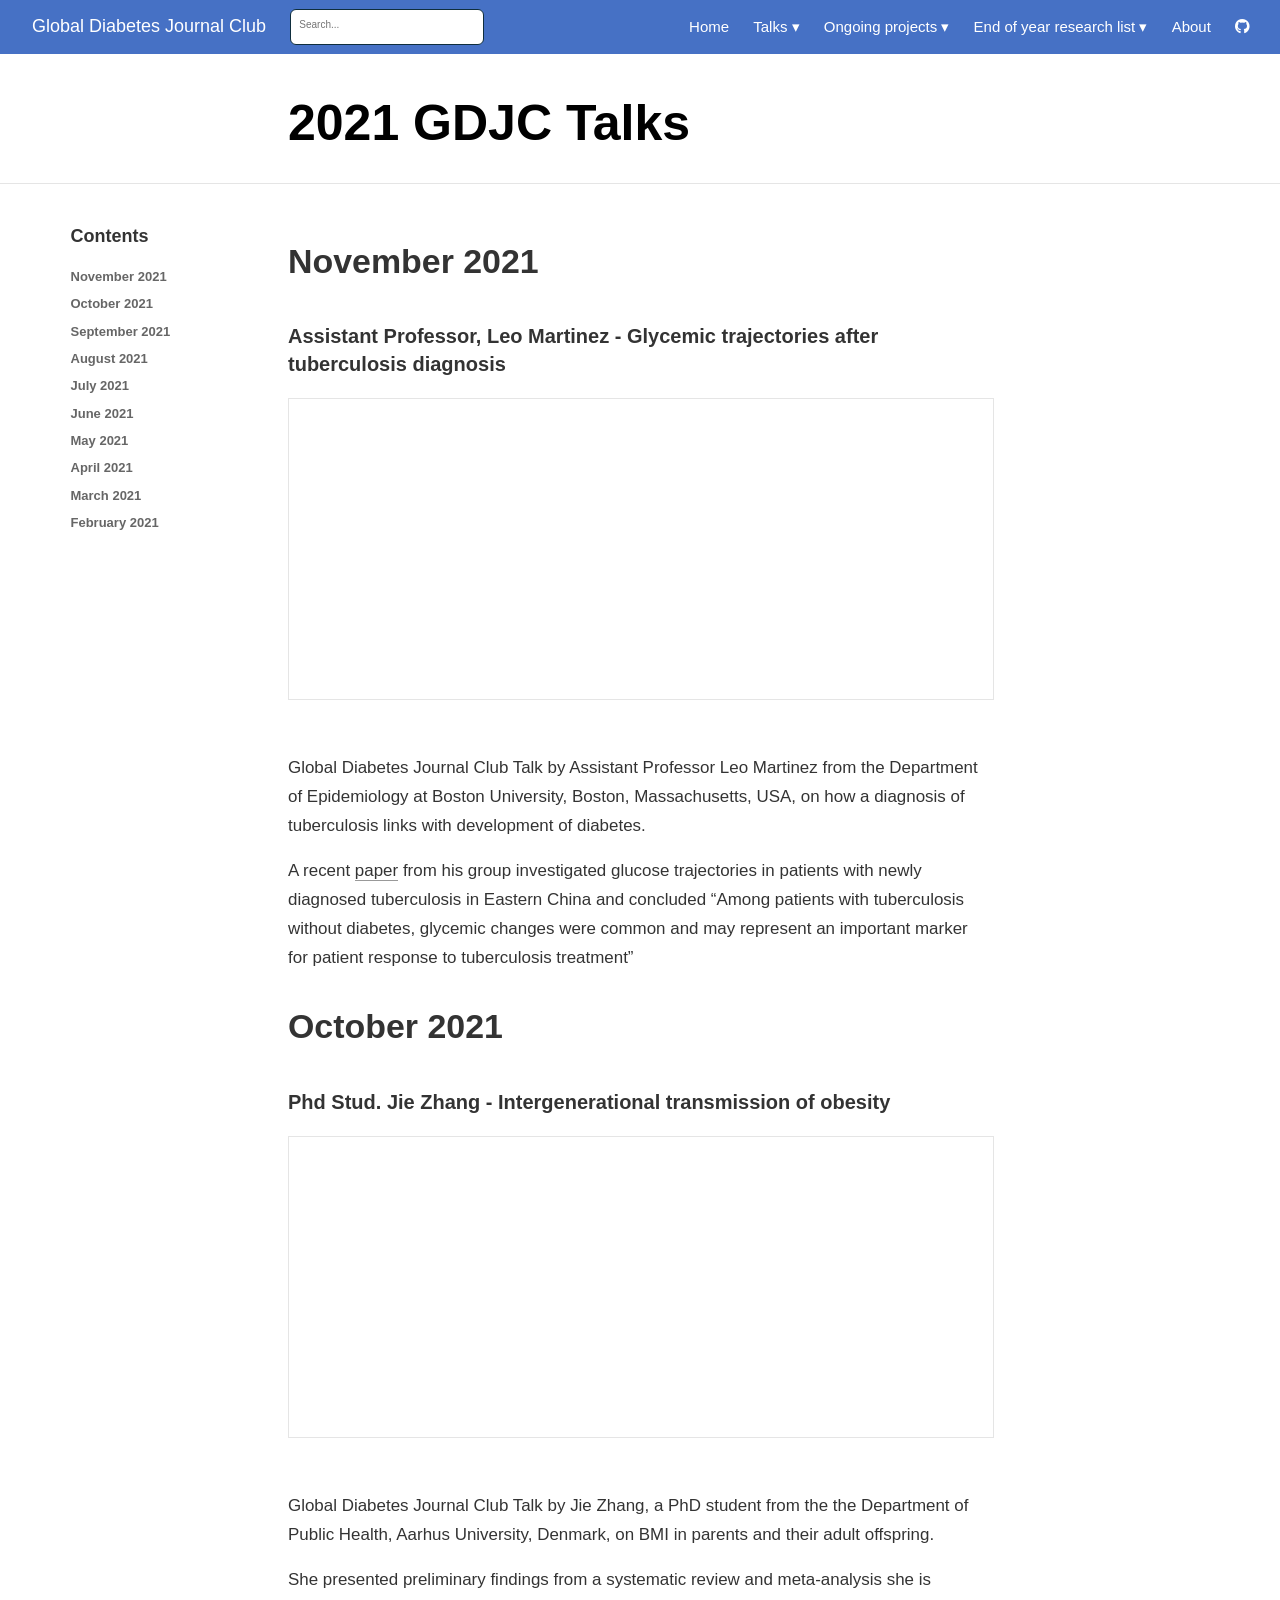
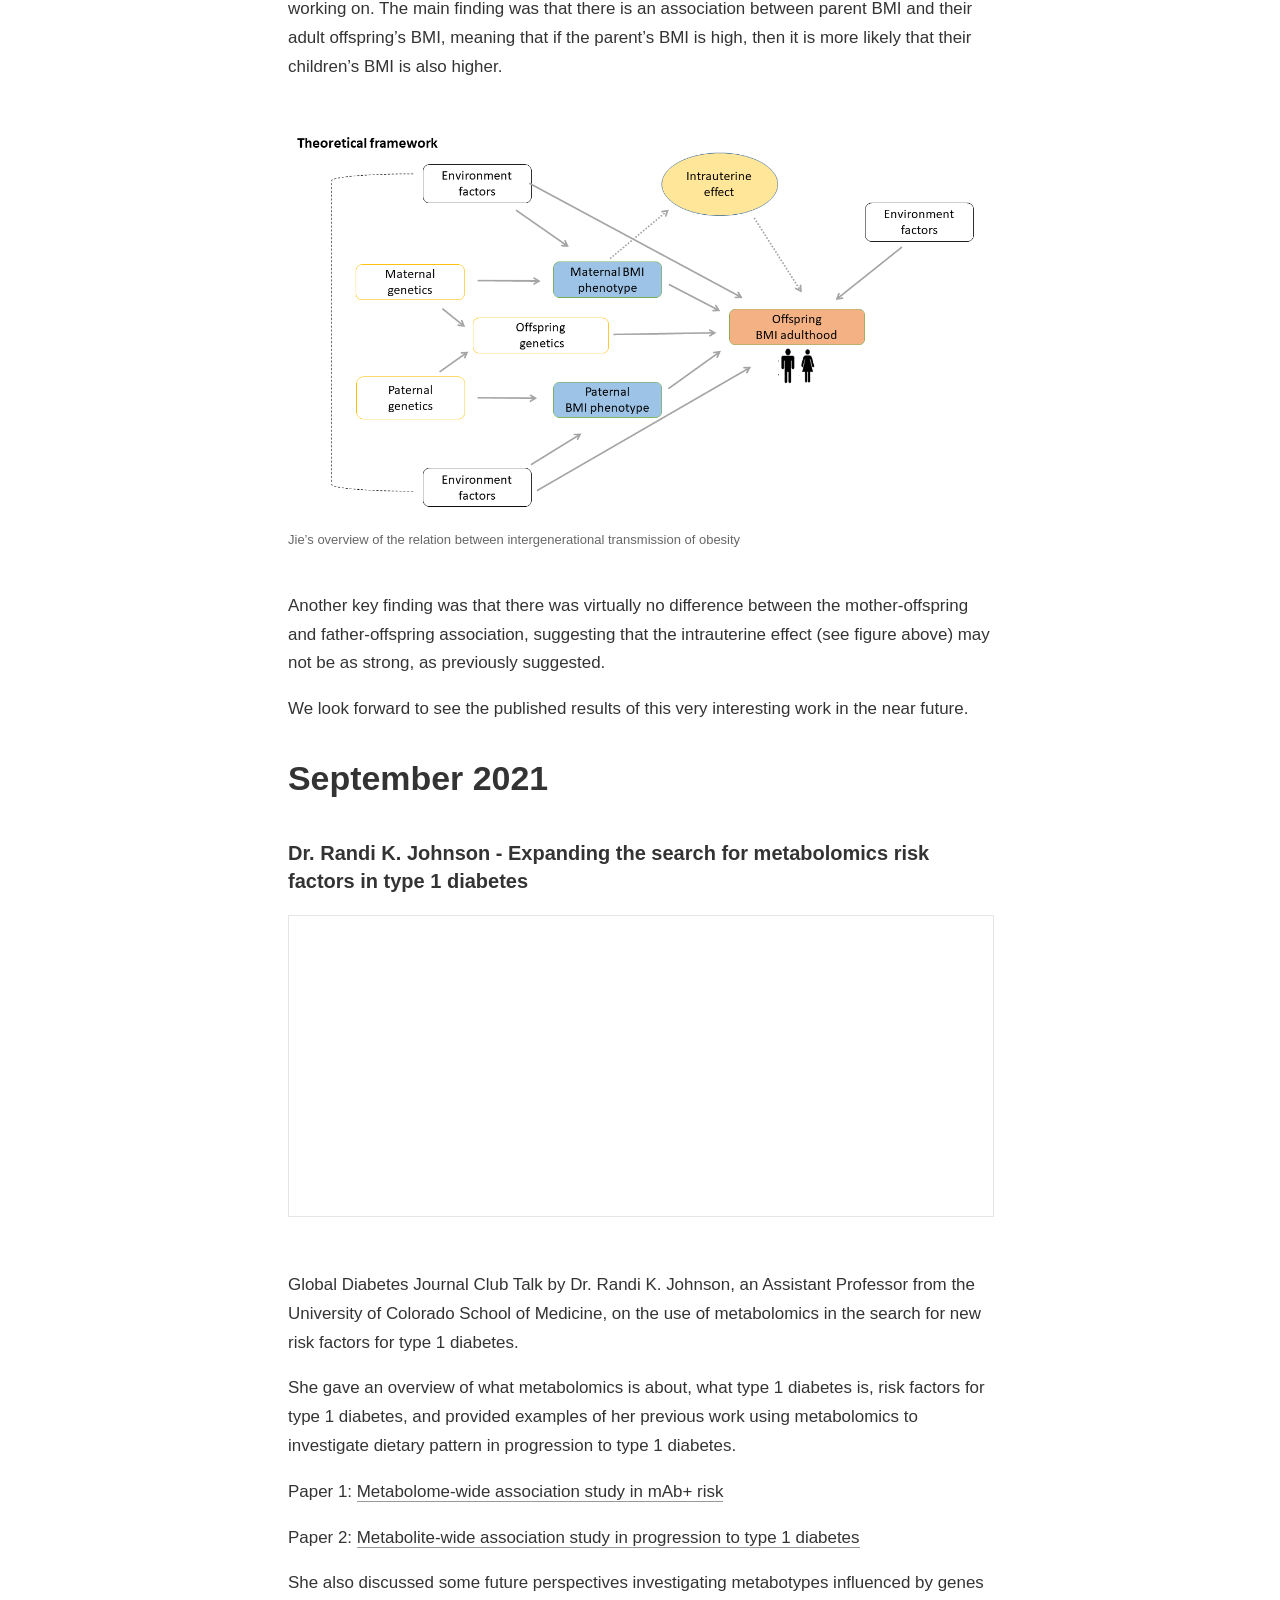
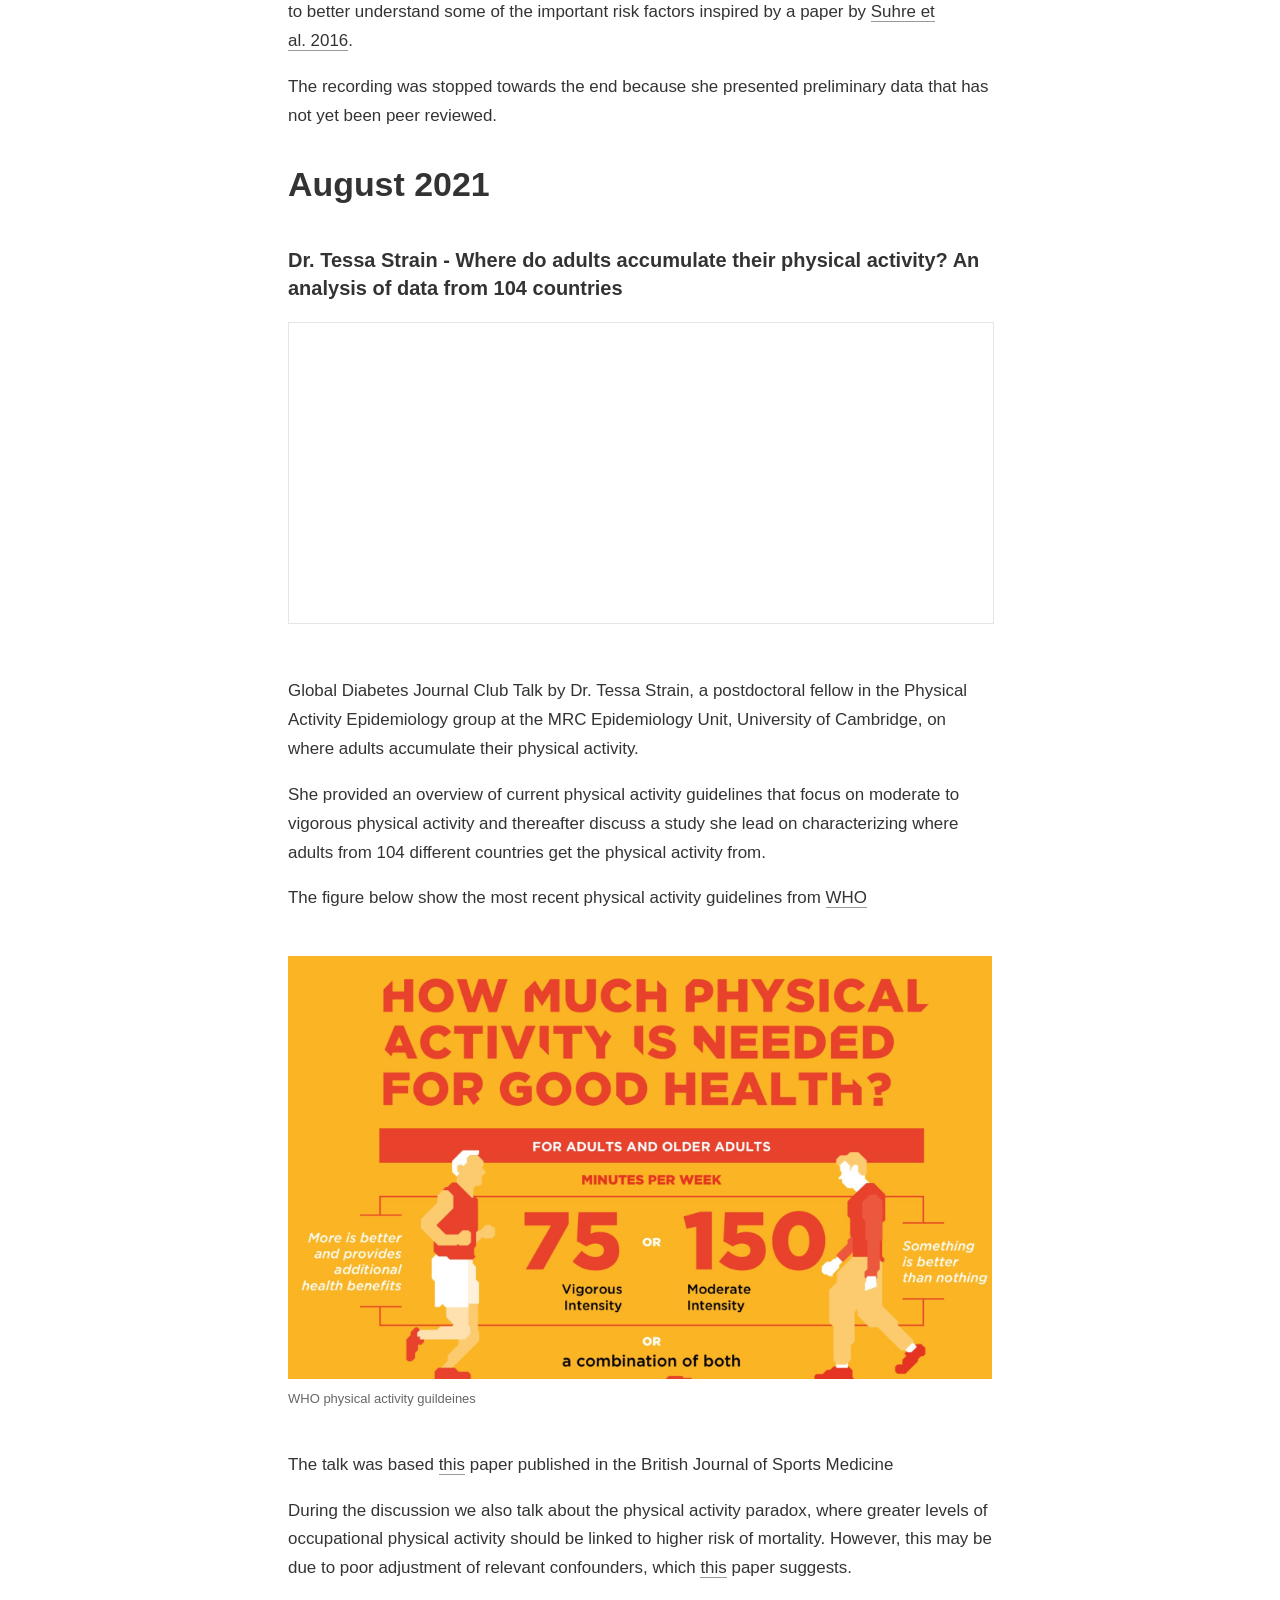
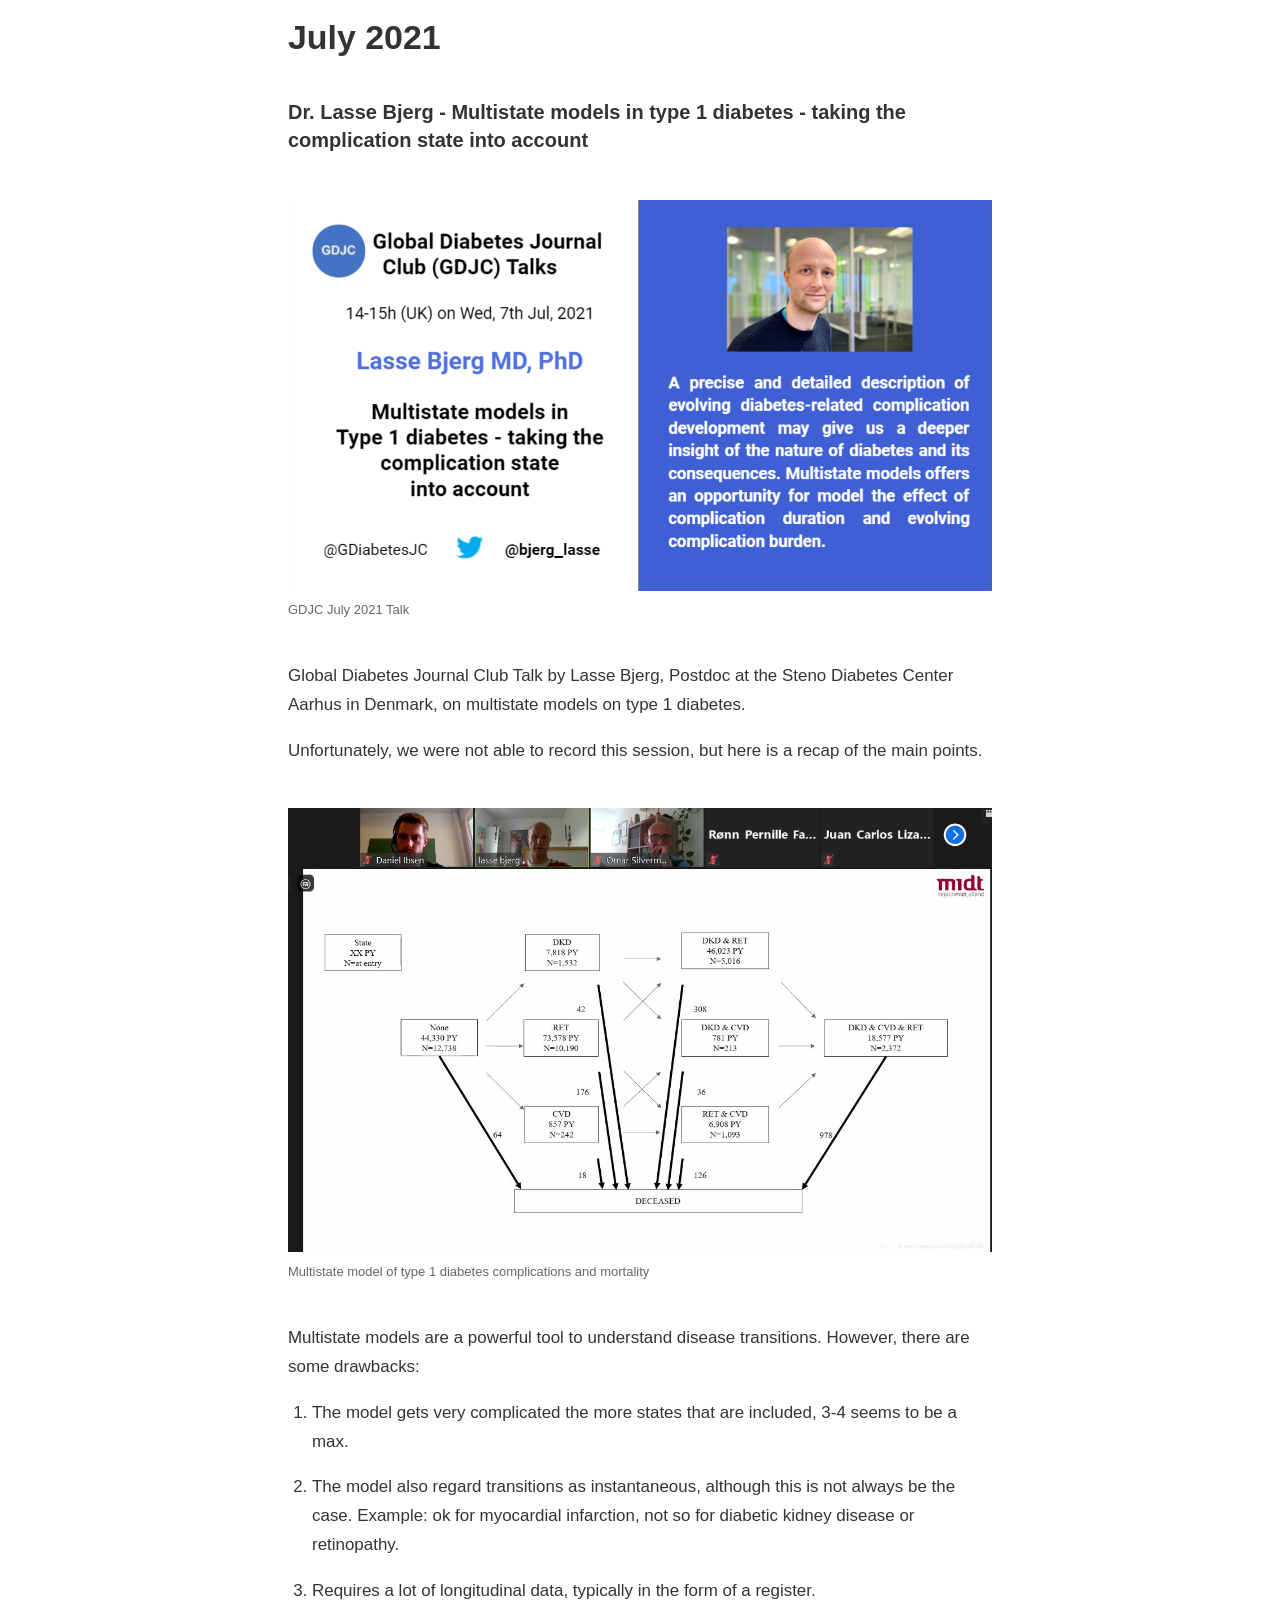
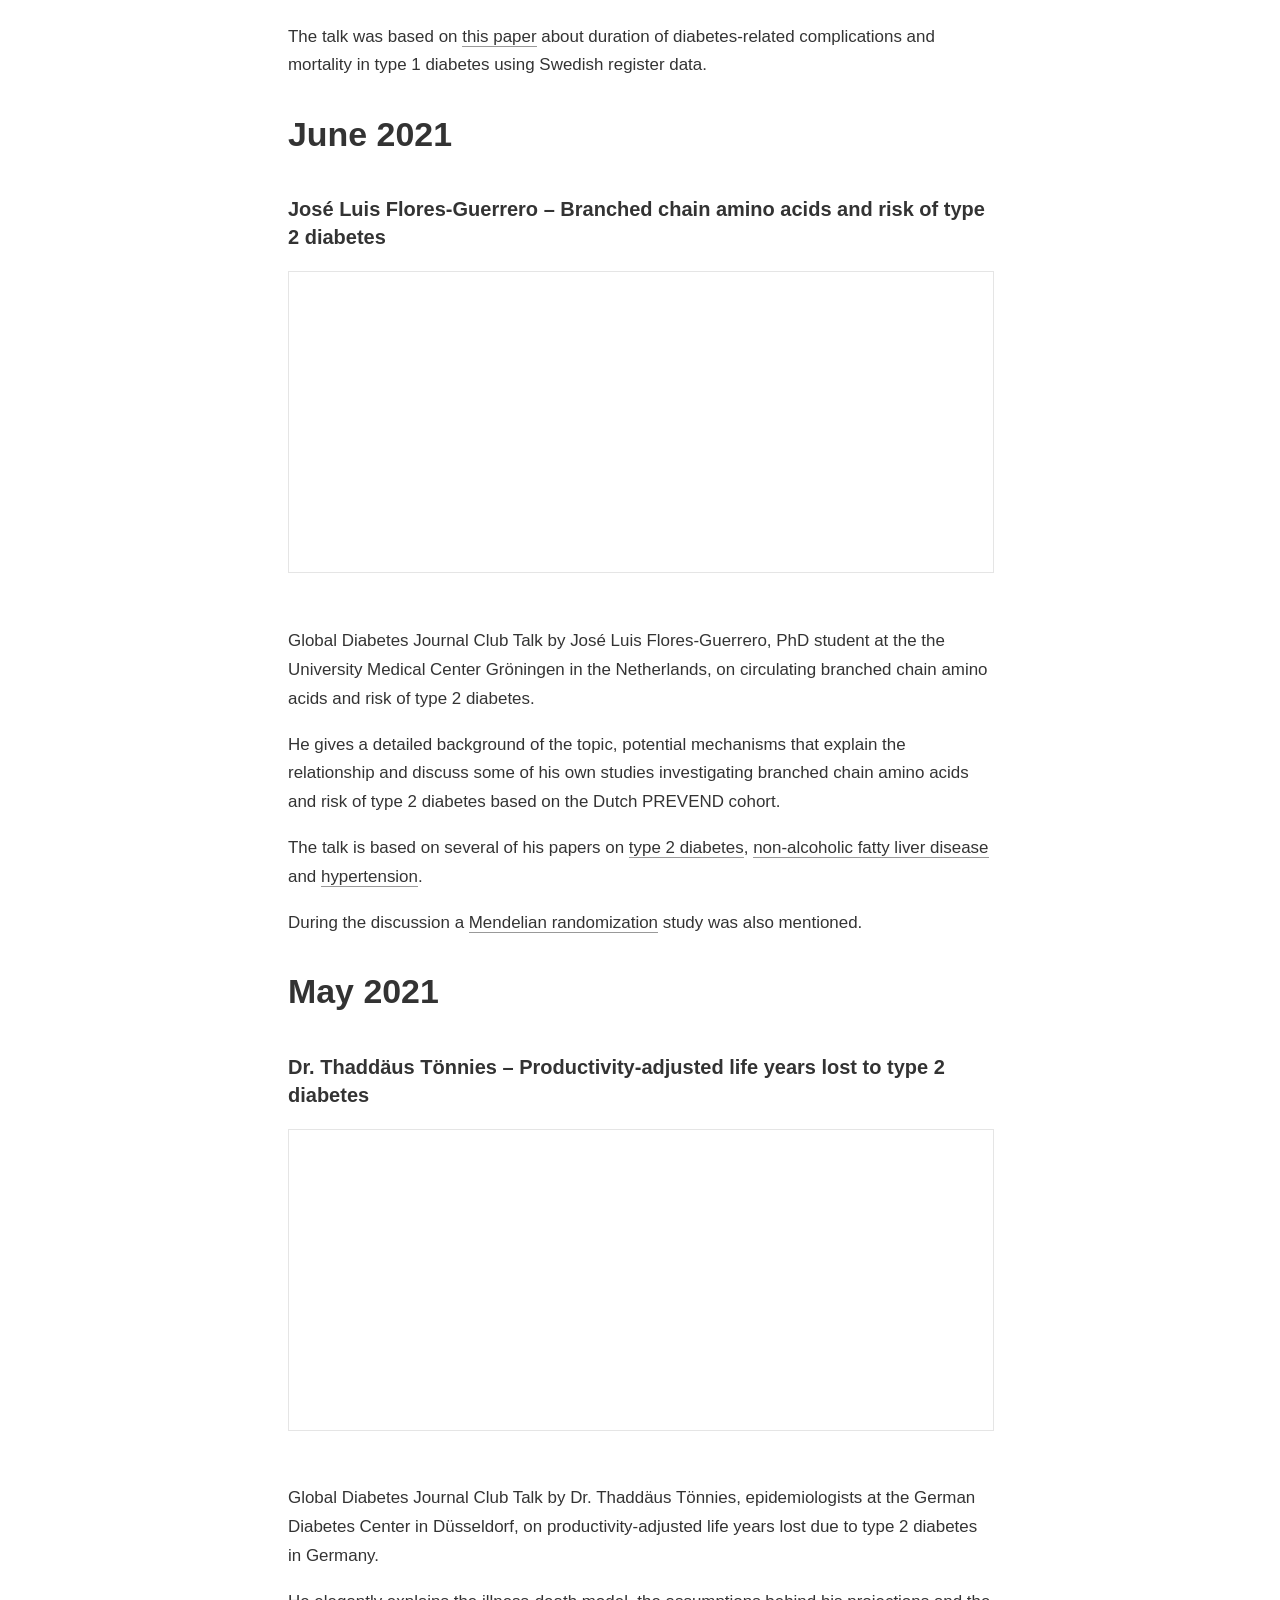
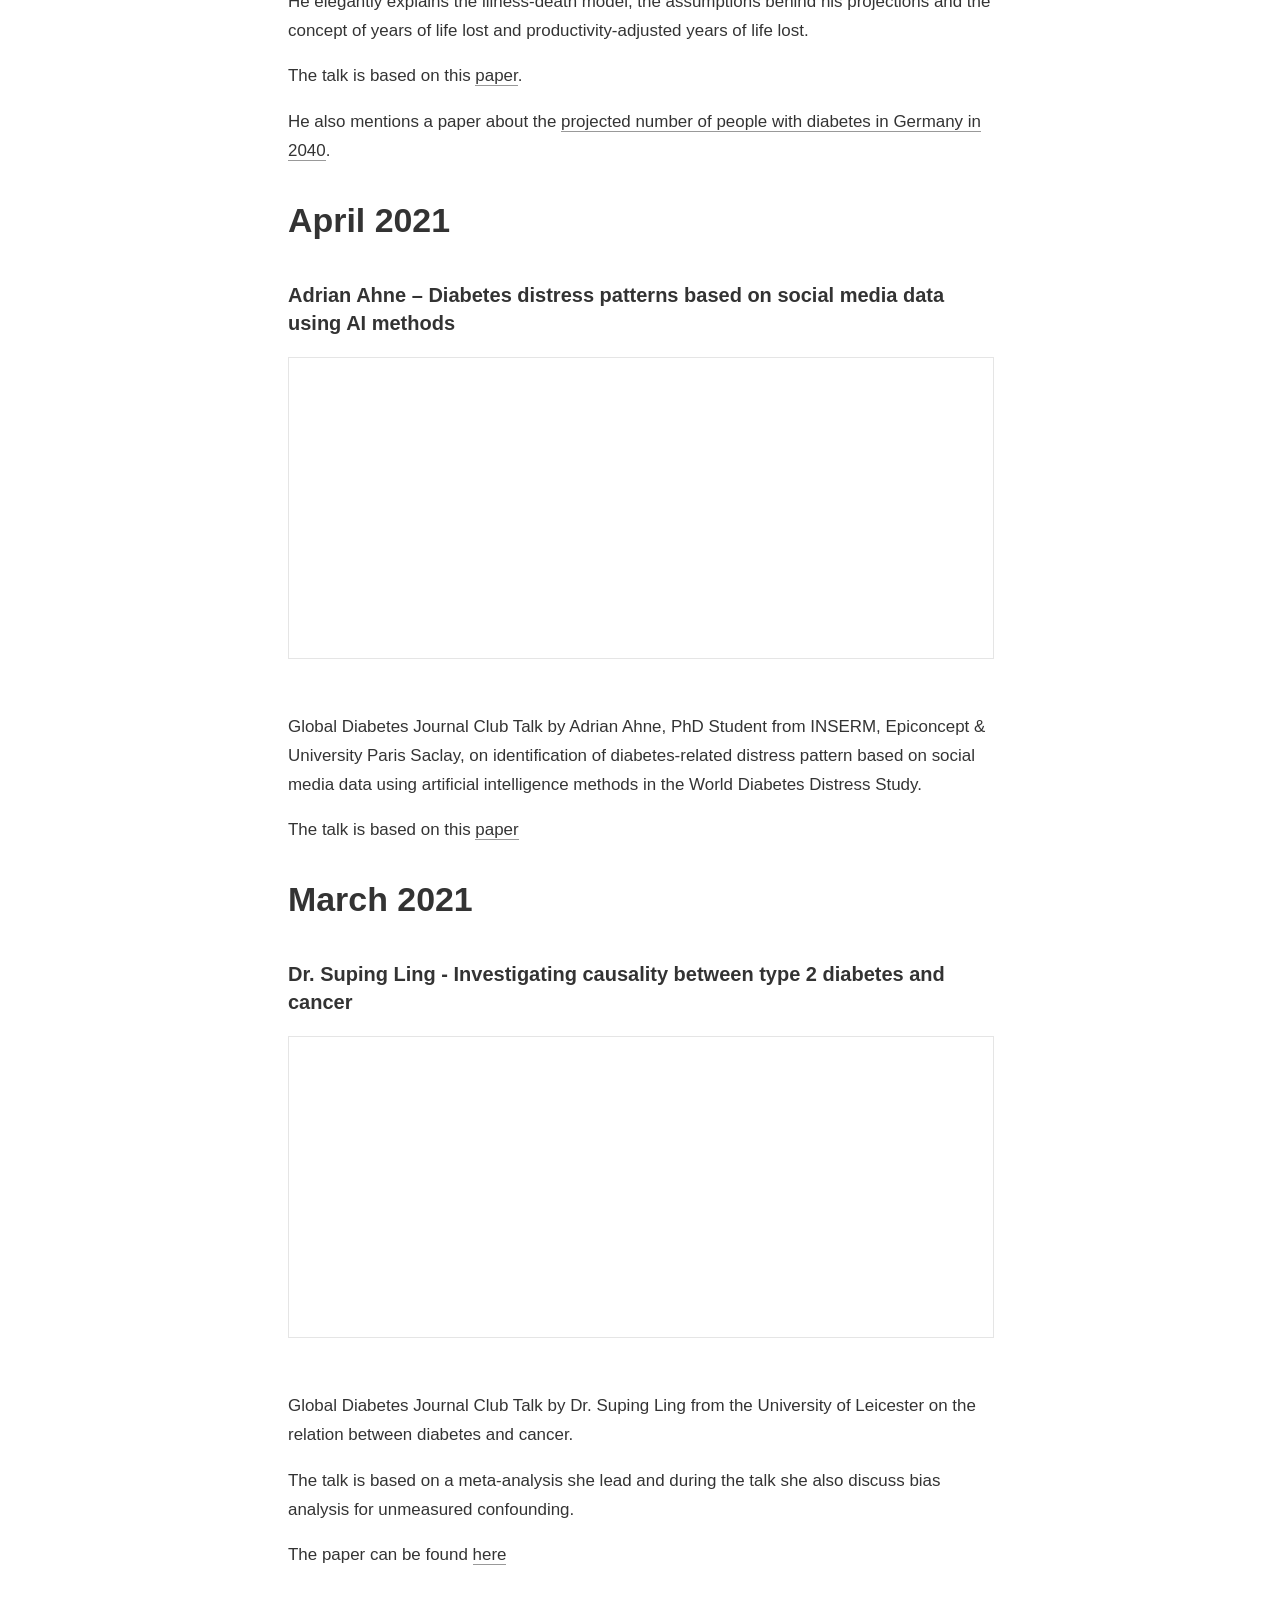
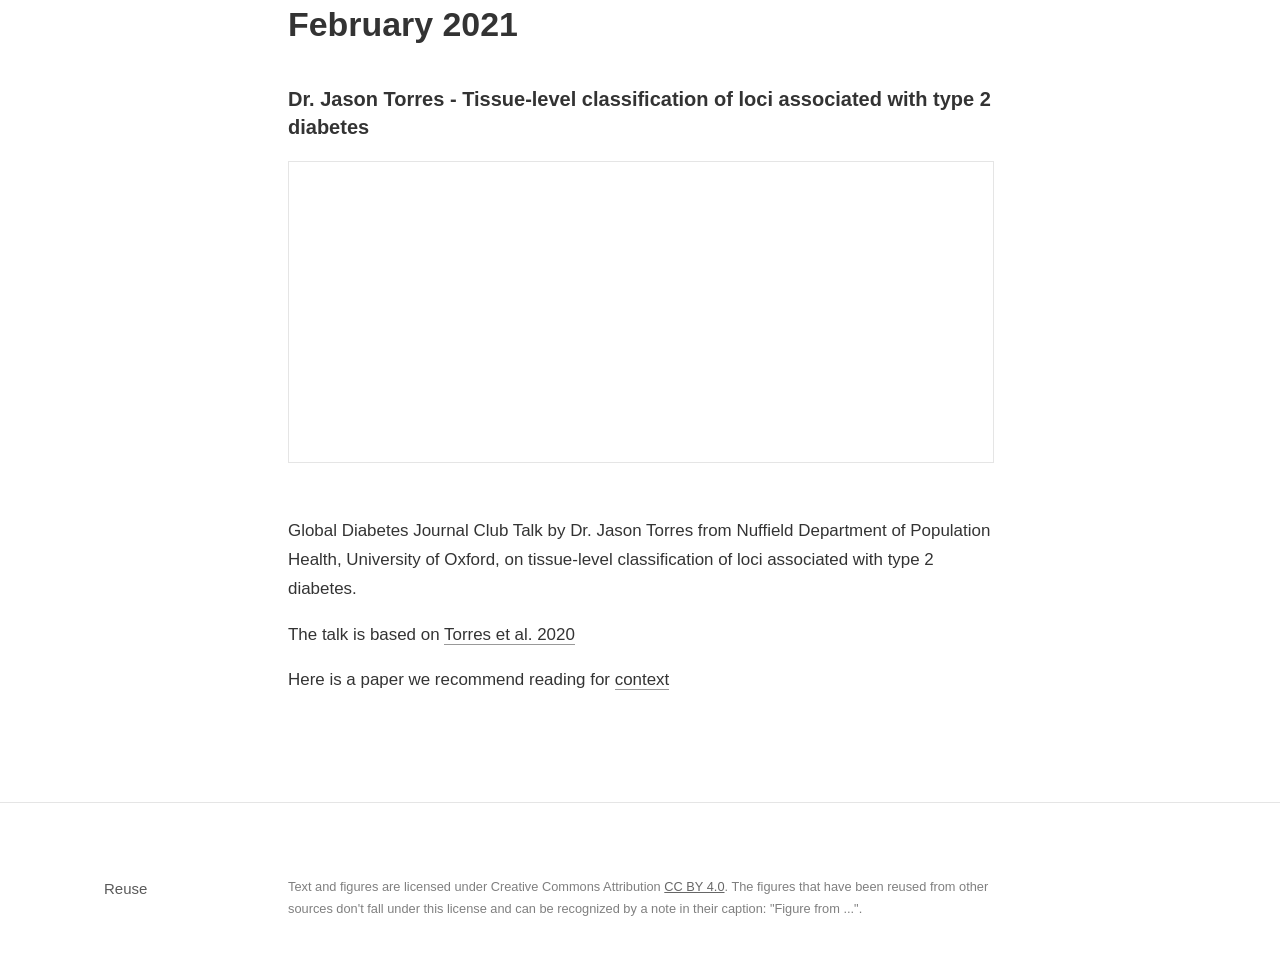
<file: talks_2021.html>
<!DOCTYPE html>

<html xmlns="http://www.w3.org/1999/xhtml" lang="" xml:lang="">

<head>
  <meta charset="utf-8"/>
  <meta name="viewport" content="width=device-width, initial-scale=1"/>
  <meta http-equiv="X-UA-Compatible" content="IE=Edge,chrome=1"/>
  <meta name="generator" content="distill" />

  <style type="text/css">
  /* Hide doc at startup (prevent jankiness while JS renders/transforms) */
  body {
    visibility: hidden;
  }
  </style>

 <!--radix_placeholder_import_source-->
 <!--/radix_placeholder_import_source-->

<style type="text/css">code{white-space: pre;}</style>
<style type="text/css" data-origin="pandoc">
code.sourceCode > span { display: inline-block; line-height: 1.25; }
code.sourceCode > span { color: inherit; text-decoration: inherit; }
code.sourceCode > span:empty { height: 1.2em; }
.sourceCode { overflow: visible; }
code.sourceCode { white-space: pre; position: relative; }
div.sourceCode { margin: 1em 0; }
pre.sourceCode { margin: 0; }
@media screen {
div.sourceCode { overflow: auto; }
}
@media print {
code.sourceCode { white-space: pre-wrap; }
code.sourceCode > span { text-indent: -5em; padding-left: 5em; }
}
pre.numberSource code
  { counter-reset: source-line 0; }
pre.numberSource code > span
  { position: relative; left: -4em; counter-increment: source-line; }
pre.numberSource code > span > a:first-child::before
  { content: counter(source-line);
    position: relative; left: -1em; text-align: right; vertical-align: baseline;
    border: none; display: inline-block;
    -webkit-touch-callout: none; -webkit-user-select: none;
    -khtml-user-select: none; -moz-user-select: none;
    -ms-user-select: none; user-select: none;
    padding: 0 4px; width: 4em;
    color: #aaaaaa;
  }
pre.numberSource { margin-left: 3em; border-left: 1px solid #aaaaaa;  padding-left: 4px; }
div.sourceCode
  { color: #00769e; background-color: #f1f3f5; }
@media screen {
code.sourceCode > span > a:first-child::before { text-decoration: underline; }
}
code span. { color: #00769e; } /* Normal */
code span.al { color: #ad0000; } /* Alert */
code span.an { color: #5e5e5e; } /* Annotation */
code span.at { color: #657422; } /* Attribute */
code span.bn { color: #ad0000; } /* BaseN */
code span.bu { } /* BuiltIn */
code span.cf { color: #00769e; } /* ControlFlow */
code span.ch { color: #20794d; } /* Char */
code span.cn { color: #8f5902; } /* Constant */
code span.co { color: #5e5e5e; } /* Comment */
code span.cv { color: #5e5e5e; font-style: italic; } /* CommentVar */
code span.do { color: #5e5e5e; font-style: italic; } /* Documentation */
code span.dt { color: #ad0000; } /* DataType */
code span.dv { color: #ad0000; } /* DecVal */
code span.er { color: #ad0000; } /* Error */
code span.ex { } /* Extension */
code span.fl { color: #ad0000; } /* Float */
code span.fu { color: #4758ab; } /* Function */
code span.im { } /* Import */
code span.in { color: #5e5e5e; } /* Information */
code span.kw { color: #00769e; } /* Keyword */
code span.op { color: #5e5e5e; } /* Operator */
code span.ot { color: #00769e; } /* Other */
code span.pp { color: #ad0000; } /* Preprocessor */
code span.sc { color: #5e5e5e; } /* SpecialChar */
code span.ss { color: #20794d; } /* SpecialString */
code span.st { color: #20794d; } /* String */
code span.va { color: #111111; } /* Variable */
code span.vs { color: #20794d; } /* VerbatimString */
code span.wa { color: #5e5e5e; font-style: italic; } /* Warning */
</style>


  <!--radix_placeholder_meta_tags-->
  <title>Global Diabetes Journal Club: 2021 GDJC Talks</title>
  
  
  <link rel="license" href="https://creativecommons.org/licenses/by/4.0/"/>
  
  <!--  https://schema.org/Article -->
  <meta property="article:published" itemprop="datePublished" content="2022-07-19"/>
  <meta property="article:created" itemprop="dateCreated" content="2022-07-19"/>
  
  <!--  https://developers.facebook.com/docs/sharing/webmasters#markup -->
  <meta property="og:title" content="Global Diabetes Journal Club: 2021 GDJC Talks"/>
  <meta property="og:type" content="article"/>
  <meta property="og:locale" content="en_US"/>
  <meta property="og:site_name" content="Global Diabetes Journal Club"/>
  
  <!--  https://dev.twitter.com/cards/types/summary -->
  <meta property="twitter:card" content="summary"/>
  <meta property="twitter:title" content="Global Diabetes Journal Club: 2021 GDJC Talks"/>
  
  <!--/radix_placeholder_meta_tags-->
  <!--radix_placeholder_rmarkdown_metadata-->
  
  <script type="text/json" id="radix-rmarkdown-metadata">
  {"type":"list","attributes":{"names":{"type":"character","attributes":{},"value":["title","date","output"]}},"value":[{"type":"character","attributes":{},"value":["2021 GDJC Talks"]},{"type":"character","attributes":{},"value":["2022-07-19"]},{"type":"list","attributes":{"names":{"type":"character","attributes":{},"value":["distill::distill_article"]}},"value":[{"type":"list","attributes":{"names":{"type":"character","attributes":{},"value":["self_contained"]}},"value":[{"type":"logical","attributes":{},"value":[false]}]}]}]}
  </script>
  <!--/radix_placeholder_rmarkdown_metadata-->
  <!--radix_placeholder_navigation_in_header-->
  <meta name="distill:offset" content=""/>
  
  <script type="application/javascript">
  
    window.headroom_prevent_pin = false;
  
    window.document.addEventListener("DOMContentLoaded", function (event) {
  
      // initialize headroom for banner
      var header = $('header').get(0);
      var headerHeight = header.offsetHeight;
      var headroom = new Headroom(header, {
        tolerance: 5,
        onPin : function() {
          if (window.headroom_prevent_pin) {
            window.headroom_prevent_pin = false;
            headroom.unpin();
          }
        }
      });
      headroom.init();
      if(window.location.hash)
        headroom.unpin();
      $(header).addClass('headroom--transition');
  
      // offset scroll location for banner on hash change
      // (see: https://github.com/WickyNilliams/headroom.js/issues/38)
      window.addEventListener("hashchange", function(event) {
        window.scrollTo(0, window.pageYOffset - (headerHeight + 25));
      });
  
      // responsive menu
      $('.distill-site-header').each(function(i, val) {
        var topnav = $(this);
        var toggle = topnav.find('.nav-toggle');
        toggle.on('click', function() {
          topnav.toggleClass('responsive');
        });
      });
  
      // nav dropdowns
      $('.nav-dropbtn').click(function(e) {
        $(this).next('.nav-dropdown-content').toggleClass('nav-dropdown-active');
        $(this).parent().siblings('.nav-dropdown')
           .children('.nav-dropdown-content').removeClass('nav-dropdown-active');
      });
      $("body").click(function(e){
        $('.nav-dropdown-content').removeClass('nav-dropdown-active');
      });
      $(".nav-dropdown").click(function(e){
        e.stopPropagation();
      });
    });
  </script>
  
  <style type="text/css">
  
  /* Theme (user-documented overrideables for nav appearance) */
  
  .distill-site-nav {
    color: rgba(255, 255, 255, 0.8);
    background-color: #0F2E3D;
    font-size: 15px;
    font-weight: 300;
  }
  
  .distill-site-nav a {
    color: inherit;
    text-decoration: none;
  }
  
  .distill-site-nav a:hover {
    color: white;
  }
  
  @media print {
    .distill-site-nav {
      display: none;
    }
  }
  
  .distill-site-header {
  
  }
  
  .distill-site-footer {
  
  }
  
  
  /* Site Header */
  
  .distill-site-header {
    width: 100%;
    box-sizing: border-box;
    z-index: 3;
  }
  
  .distill-site-header .nav-left {
    display: inline-block;
    margin-left: 8px;
  }
  
  @media screen and (max-width: 768px) {
    .distill-site-header .nav-left {
      margin-left: 0;
    }
  }
  
  
  .distill-site-header .nav-right {
    float: right;
    margin-right: 8px;
  }
  
  .distill-site-header a,
  .distill-site-header .title {
    display: inline-block;
    text-align: center;
    padding: 14px 10px 14px 10px;
  }
  
  .distill-site-header .title {
    font-size: 18px;
    min-width: 150px;
  }
  
  .distill-site-header .logo {
    padding: 0;
  }
  
  .distill-site-header .logo img {
    display: none;
    max-height: 20px;
    width: auto;
    margin-bottom: -4px;
  }
  
  .distill-site-header .nav-image img {
    max-height: 18px;
    width: auto;
    display: inline-block;
    margin-bottom: -3px;
  }
  
  
  
  @media screen and (min-width: 1000px) {
    .distill-site-header .logo img {
      display: inline-block;
    }
    .distill-site-header .nav-left {
      margin-left: 20px;
    }
    .distill-site-header .nav-right {
      margin-right: 20px;
    }
    .distill-site-header .title {
      padding-left: 12px;
    }
  }
  
  
  .distill-site-header .nav-toggle {
    display: none;
  }
  
  .nav-dropdown {
    display: inline-block;
    position: relative;
  }
  
  .nav-dropdown .nav-dropbtn {
    border: none;
    outline: none;
    color: rgba(255, 255, 255, 0.8);
    padding: 16px 10px;
    background-color: transparent;
    font-family: inherit;
    font-size: inherit;
    font-weight: inherit;
    margin: 0;
    margin-top: 1px;
    z-index: 2;
  }
  
  .nav-dropdown-content {
    display: none;
    position: absolute;
    background-color: white;
    min-width: 200px;
    border: 1px solid rgba(0,0,0,0.15);
    border-radius: 4px;
    box-shadow: 0px 8px 16px 0px rgba(0,0,0,0.1);
    z-index: 1;
    margin-top: 2px;
    white-space: nowrap;
    padding-top: 4px;
    padding-bottom: 4px;
  }
  
  .nav-dropdown-content hr {
    margin-top: 4px;
    margin-bottom: 4px;
    border: none;
    border-bottom: 1px solid rgba(0, 0, 0, 0.1);
  }
  
  .nav-dropdown-active {
    display: block;
  }
  
  .nav-dropdown-content a, .nav-dropdown-content .nav-dropdown-header {
    color: black;
    padding: 6px 24px;
    text-decoration: none;
    display: block;
    text-align: left;
  }
  
  .nav-dropdown-content .nav-dropdown-header {
    display: block;
    padding: 5px 24px;
    padding-bottom: 0;
    text-transform: uppercase;
    font-size: 14px;
    color: #999999;
    white-space: nowrap;
  }
  
  .nav-dropdown:hover .nav-dropbtn {
    color: white;
  }
  
  .nav-dropdown-content a:hover {
    background-color: #ddd;
    color: black;
  }
  
  .nav-right .nav-dropdown-content {
    margin-left: -45%;
    right: 0;
  }
  
  @media screen and (max-width: 768px) {
    .distill-site-header a, .distill-site-header .nav-dropdown  {display: none;}
    .distill-site-header a.nav-toggle {
      float: right;
      display: block;
    }
    .distill-site-header .title {
      margin-left: 0;
    }
    .distill-site-header .nav-right {
      margin-right: 0;
    }
    .distill-site-header {
      overflow: hidden;
    }
    .nav-right .nav-dropdown-content {
      margin-left: 0;
    }
  }
  
  
  @media screen and (max-width: 768px) {
    .distill-site-header.responsive {position: relative; min-height: 500px; }
    .distill-site-header.responsive a.nav-toggle {
      position: absolute;
      right: 0;
      top: 0;
    }
    .distill-site-header.responsive a,
    .distill-site-header.responsive .nav-dropdown {
      display: block;
      text-align: left;
    }
    .distill-site-header.responsive .nav-left,
    .distill-site-header.responsive .nav-right {
      width: 100%;
    }
    .distill-site-header.responsive .nav-dropdown {float: none;}
    .distill-site-header.responsive .nav-dropdown-content {position: relative;}
    .distill-site-header.responsive .nav-dropdown .nav-dropbtn {
      display: block;
      width: 100%;
      text-align: left;
    }
  }
  
  /* Site Footer */
  
  .distill-site-footer {
    width: 100%;
    overflow: hidden;
    box-sizing: border-box;
    z-index: 3;
    margin-top: 30px;
    padding-top: 30px;
    padding-bottom: 30px;
    text-align: center;
  }
  
  /* Headroom */
  
  d-title {
    padding-top: 6rem;
  }
  
  @media print {
    d-title {
      padding-top: 4rem;
    }
  }
  
  .headroom {
    z-index: 1000;
    position: fixed;
    top: 0;
    left: 0;
    right: 0;
  }
  
  .headroom--transition {
    transition: all .4s ease-in-out;
  }
  
  .headroom--unpinned {
    top: -100px;
  }
  
  .headroom--pinned {
    top: 0;
  }
  
  /* adjust viewport for navbar height */
  /* helps vertically center bootstrap (non-distill) content */
  .min-vh-100 {
    min-height: calc(100vh - 100px) !important;
  }
  
  </style>
  
  <script src="site_libs/jquery-3.6.0/jquery-3.6.0.min.js"></script>
  <link href="site_libs/font-awesome-5.1.0/css/all.css" rel="stylesheet"/>
  <link href="site_libs/font-awesome-5.1.0/css/v4-shims.css" rel="stylesheet"/>
  <script src="site_libs/headroom-0.9.4/headroom.min.js"></script>
  <script src="site_libs/autocomplete-0.37.1/autocomplete.min.js"></script>
  <script src="site_libs/fuse-6.4.1/fuse.min.js"></script>
  
  <script type="application/javascript">
  
  function getMeta(metaName) {
    var metas = document.getElementsByTagName('meta');
    for (let i = 0; i < metas.length; i++) {
      if (metas[i].getAttribute('name') === metaName) {
        return metas[i].getAttribute('content');
      }
    }
    return '';
  }
  
  function offsetURL(url) {
    var offset = getMeta('distill:offset');
    return offset ? offset + '/' + url : url;
  }
  
  function createFuseIndex() {
  
    // create fuse index
    var options = {
      keys: [
        { name: 'title', weight: 20 },
        { name: 'categories', weight: 15 },
        { name: 'description', weight: 10 },
        { name: 'contents', weight: 5 },
      ],
      ignoreLocation: true,
      threshold: 0
    };
    var fuse = new window.Fuse([], options);
  
    // fetch the main search.json
    return fetch(offsetURL('search.json'))
      .then(function(response) {
        if (response.status == 200) {
          return response.json().then(function(json) {
            // index main articles
            json.articles.forEach(function(article) {
              fuse.add(article);
            });
            // download collections and index their articles
            return Promise.all(json.collections.map(function(collection) {
              return fetch(offsetURL(collection)).then(function(response) {
                if (response.status === 200) {
                  return response.json().then(function(articles) {
                    articles.forEach(function(article) {
                      fuse.add(article);
                    });
                  })
                } else {
                  return Promise.reject(
                    new Error('Unexpected status from search index request: ' +
                              response.status)
                  );
                }
              });
            })).then(function() {
              return fuse;
            });
          });
  
        } else {
          return Promise.reject(
            new Error('Unexpected status from search index request: ' +
                        response.status)
          );
        }
      });
  }
  
  window.document.addEventListener("DOMContentLoaded", function (event) {
  
    // get search element (bail if we don't have one)
    var searchEl = window.document.getElementById('distill-search');
    if (!searchEl)
      return;
  
    createFuseIndex()
      .then(function(fuse) {
  
        // make search box visible
        searchEl.classList.remove('hidden');
  
        // initialize autocomplete
        var options = {
          autoselect: true,
          hint: false,
          minLength: 2,
        };
        window.autocomplete(searchEl, options, [{
          source: function(query, callback) {
            const searchOptions = {
              isCaseSensitive: false,
              shouldSort: true,
              minMatchCharLength: 2,
              limit: 10,
            };
            var results = fuse.search(query, searchOptions);
            callback(results
              .map(function(result) { return result.item; })
            );
          },
          templates: {
            suggestion: function(suggestion) {
              var img = suggestion.preview && Object.keys(suggestion.preview).length > 0
                ? `<img src="${offsetURL(suggestion.preview)}"</img>`
                : '';
              var html = `
                <div class="search-item">
                  <h3>${suggestion.title}</h3>
                  <div class="search-item-description">
                    ${suggestion.description || ''}
                  </div>
                  <div class="search-item-preview">
                    ${img}
                  </div>
                </div>
              `;
              return html;
            }
          }
        }]).on('autocomplete:selected', function(event, suggestion) {
          window.location.href = offsetURL(suggestion.path);
        });
        // remove inline display style on autocompleter (we want to
        // manage responsive display via css)
        $('.algolia-autocomplete').css("display", "");
      })
      .catch(function(error) {
        console.log(error);
      });
  
  });
  
  </script>
  
  <style type="text/css">
  
  .nav-search {
    font-size: x-small;
  }
  
  /* Algolioa Autocomplete */
  
  .algolia-autocomplete {
    display: inline-block;
    margin-left: 10px;
    vertical-align: sub;
    background-color: white;
    color: black;
    padding: 6px;
    padding-top: 8px;
    padding-bottom: 0;
    border-radius: 6px;
    border: 1px #0F2E3D solid;
    width: 180px;
  }
  
  
  @media screen and (max-width: 768px) {
    .distill-site-nav .algolia-autocomplete {
      display: none;
      visibility: hidden;
    }
    .distill-site-nav.responsive .algolia-autocomplete {
      display: inline-block;
      visibility: visible;
    }
    .distill-site-nav.responsive .algolia-autocomplete .aa-dropdown-menu {
      margin-left: 0;
      width: 400px;
      max-height: 400px;
    }
  }
  
  .algolia-autocomplete .aa-input, .algolia-autocomplete .aa-hint {
    width: 90%;
    outline: none;
    border: none;
  }
  
  .algolia-autocomplete .aa-hint {
    color: #999;
  }
  .algolia-autocomplete .aa-dropdown-menu {
    width: 550px;
    max-height: 70vh;
    overflow-x: visible;
    overflow-y: scroll;
    padding: 5px;
    margin-top: 3px;
    margin-left: -150px;
    background-color: #fff;
    border-radius: 5px;
    border: 1px solid #999;
    border-top: none;
  }
  
  .algolia-autocomplete .aa-dropdown-menu .aa-suggestion {
    cursor: pointer;
    padding: 5px 4px;
    border-bottom: 1px solid #eee;
  }
  
  .algolia-autocomplete .aa-dropdown-menu .aa-suggestion:last-of-type {
    border-bottom: none;
    margin-bottom: 2px;
  }
  
  .algolia-autocomplete .aa-dropdown-menu .aa-suggestion .search-item {
    overflow: hidden;
    font-size: 0.8em;
    line-height: 1.4em;
  }
  
  .algolia-autocomplete .aa-dropdown-menu .aa-suggestion .search-item h3 {
    font-size: 1rem;
    margin-block-start: 0;
    margin-block-end: 5px;
  }
  
  .algolia-autocomplete .aa-dropdown-menu .aa-suggestion .search-item-description {
    display: inline-block;
    overflow: hidden;
    height: 2.8em;
    width: 80%;
    margin-right: 4%;
  }
  
  .algolia-autocomplete .aa-dropdown-menu .aa-suggestion .search-item-preview {
    display: inline-block;
    width: 15%;
  }
  
  .algolia-autocomplete .aa-dropdown-menu .aa-suggestion .search-item-preview img {
    height: 3em;
    width: auto;
    display: none;
  }
  
  .algolia-autocomplete .aa-dropdown-menu .aa-suggestion .search-item-preview img[src] {
    display: initial;
  }
  
  .algolia-autocomplete .aa-dropdown-menu .aa-suggestion.aa-cursor {
    background-color: #eee;
  }
  .algolia-autocomplete .aa-dropdown-menu .aa-suggestion em {
    font-weight: bold;
    font-style: normal;
  }
  
  </style>
  
  
  <!--/radix_placeholder_navigation_in_header-->
  <!--radix_placeholder_distill-->
  
  <style type="text/css">
  
  body {
    background-color: white;
  }
  
  .pandoc-table {
    width: 100%;
  }
  
  .pandoc-table>caption {
    margin-bottom: 10px;
  }
  
  .pandoc-table th:not([align]) {
    text-align: left;
  }
  
  .pagedtable-footer {
    font-size: 15px;
  }
  
  d-byline .byline {
    grid-template-columns: 2fr 2fr;
  }
  
  d-byline .byline h3 {
    margin-block-start: 1.5em;
  }
  
  d-byline .byline .authors-affiliations h3 {
    margin-block-start: 0.5em;
  }
  
  .authors-affiliations .orcid-id {
    width: 16px;
    height:16px;
    margin-left: 4px;
    margin-right: 4px;
    vertical-align: middle;
    padding-bottom: 2px;
  }
  
  d-title .dt-tags {
    margin-top: 1em;
    grid-column: text;
  }
  
  .dt-tags .dt-tag {
    text-decoration: none;
    display: inline-block;
    color: rgba(0,0,0,0.6);
    padding: 0em 0.4em;
    margin-right: 0.5em;
    margin-bottom: 0.4em;
    font-size: 70%;
    border: 1px solid rgba(0,0,0,0.2);
    border-radius: 3px;
    text-transform: uppercase;
    font-weight: 500;
  }
  
  d-article table.gt_table td,
  d-article table.gt_table th {
    border-bottom: none;
  }
  
  .html-widget {
    margin-bottom: 2.0em;
  }
  
  .l-screen-inset {
    padding-right: 16px;
  }
  
  .l-screen .caption {
    margin-left: 10px;
  }
  
  .shaded {
    background: rgb(247, 247, 247);
    padding-top: 20px;
    padding-bottom: 20px;
    border-top: 1px solid rgba(0, 0, 0, 0.1);
    border-bottom: 1px solid rgba(0, 0, 0, 0.1);
  }
  
  .shaded .html-widget {
    margin-bottom: 0;
    border: 1px solid rgba(0, 0, 0, 0.1);
  }
  
  .shaded .shaded-content {
    background: white;
  }
  
  .text-output {
    margin-top: 0;
    line-height: 1.5em;
  }
  
  .hidden {
    display: none !important;
  }
  
  d-article {
    padding-top: 2.5rem;
    padding-bottom: 30px;
  }
  
  d-appendix {
    padding-top: 30px;
  }
  
  d-article>p>img {
    width: 100%;
  }
  
  d-article h2 {
    margin: 1rem 0 1.5rem 0;
  }
  
  d-article h3 {
    margin-top: 1.5rem;
  }
  
  d-article iframe {
    border: 1px solid rgba(0, 0, 0, 0.1);
    margin-bottom: 2.0em;
    width: 100%;
  }
  
  /* Tweak code blocks */
  
  d-article div.sourceCode code,
  d-article pre code {
    font-family: Consolas, Monaco, 'Andale Mono', 'Ubuntu Mono', monospace;
  }
  
  d-article pre,
  d-article div.sourceCode,
  d-article div.sourceCode pre {
    overflow: auto;
  }
  
  d-article div.sourceCode {
    background-color: white;
  }
  
  d-article div.sourceCode pre {
    padding-left: 10px;
    font-size: 12px;
    border-left: 2px solid rgba(0,0,0,0.1);
  }
  
  d-article pre {
    font-size: 12px;
    color: black;
    background: none;
    margin-top: 0;
    text-align: left;
    white-space: pre;
    word-spacing: normal;
    word-break: normal;
    word-wrap: normal;
    line-height: 1.5;
  
    -moz-tab-size: 4;
    -o-tab-size: 4;
    tab-size: 4;
  
    -webkit-hyphens: none;
    -moz-hyphens: none;
    -ms-hyphens: none;
    hyphens: none;
  }
  
  d-article pre a {
    border-bottom: none;
  }
  
  d-article pre a:hover {
    border-bottom: none;
    text-decoration: underline;
  }
  
  d-article details {
    grid-column: text;
    margin-bottom: 0.8em;
  }
  
  @media(min-width: 768px) {
  
  d-article pre,
  d-article div.sourceCode,
  d-article div.sourceCode pre {
    overflow: visible !important;
  }
  
  d-article div.sourceCode pre {
    padding-left: 18px;
    font-size: 14px;
  }
  
  d-article pre {
    font-size: 14px;
  }
  
  }
  
  figure img.external {
    background: white;
    border: 1px solid rgba(0, 0, 0, 0.1);
    box-shadow: 0 1px 8px rgba(0, 0, 0, 0.1);
    padding: 18px;
    box-sizing: border-box;
  }
  
  /* CSS for d-contents */
  
  .d-contents {
    grid-column: text;
    color: rgba(0,0,0,0.8);
    font-size: 0.9em;
    padding-bottom: 1em;
    margin-bottom: 1em;
    padding-bottom: 0.5em;
    margin-bottom: 1em;
    padding-left: 0.25em;
    justify-self: start;
  }
  
  @media(min-width: 1000px) {
    .d-contents.d-contents-float {
      height: 0;
      grid-column-start: 1;
      grid-column-end: 4;
      justify-self: center;
      padding-right: 3em;
      padding-left: 2em;
    }
  }
  
  .d-contents nav h3 {
    font-size: 18px;
    margin-top: 0;
    margin-bottom: 1em;
  }
  
  .d-contents li {
    list-style-type: none
  }
  
  .d-contents nav > ul {
    padding-left: 0;
  }
  
  .d-contents ul {
    padding-left: 1em
  }
  
  .d-contents nav ul li {
    margin-top: 0.6em;
    margin-bottom: 0.2em;
  }
  
  .d-contents nav a {
    font-size: 13px;
    border-bottom: none;
    text-decoration: none
    color: rgba(0, 0, 0, 0.8);
  }
  
  .d-contents nav a:hover {
    text-decoration: underline solid rgba(0, 0, 0, 0.6)
  }
  
  .d-contents nav > ul > li > a {
    font-weight: 600;
  }
  
  .d-contents nav > ul > li > ul {
    font-weight: inherit;
  }
  
  .d-contents nav > ul > li > ul > li {
    margin-top: 0.2em;
  }
  
  
  .d-contents nav ul {
    margin-top: 0;
    margin-bottom: 0.25em;
  }
  
  .d-article-with-toc h2:nth-child(2) {
    margin-top: 0;
  }
  
  
  /* Figure */
  
  .figure {
    position: relative;
    margin-bottom: 2.5em;
    margin-top: 1.5em;
  }
  
  .figure .caption {
    color: rgba(0, 0, 0, 0.6);
    font-size: 12px;
    line-height: 1.5em;
  }
  
  .figure img.external {
    background: white;
    border: 1px solid rgba(0, 0, 0, 0.1);
    box-shadow: 0 1px 8px rgba(0, 0, 0, 0.1);
    padding: 18px;
    box-sizing: border-box;
  }
  
  .figure .caption a {
    color: rgba(0, 0, 0, 0.6);
  }
  
  .figure .caption b,
  .figure .caption strong, {
    font-weight: 600;
    color: rgba(0, 0, 0, 1.0);
  }
  
  /* Citations */
  
  d-article .citation {
    color: inherit;
    cursor: inherit;
  }
  
  div.hanging-indent{
    margin-left: 1em; text-indent: -1em;
  }
  
  /* Citation hover box */
  
  .tippy-box[data-theme~=light-border] {
    background-color: rgba(250, 250, 250, 0.95);
  }
  
  .tippy-content > p {
    margin-bottom: 0;
    padding: 2px;
  }
  
  
  /* Tweak 1000px media break to show more text */
  
  @media(min-width: 1000px) {
    .base-grid,
    distill-header,
    d-title,
    d-abstract,
    d-article,
    d-appendix,
    distill-appendix,
    d-byline,
    d-footnote-list,
    d-citation-list,
    distill-footer {
      grid-template-columns: [screen-start] 1fr [page-start kicker-start] 80px [middle-start] 50px [text-start kicker-end] 65px 65px 65px 65px 65px 65px 65px 65px [text-end gutter-start] 65px [middle-end] 65px [page-end gutter-end] 1fr [screen-end];
      grid-column-gap: 16px;
    }
  
    .grid {
      grid-column-gap: 16px;
    }
  
    d-article {
      font-size: 1.06rem;
      line-height: 1.7em;
    }
    figure .caption, .figure .caption, figure figcaption {
      font-size: 13px;
    }
  }
  
  @media(min-width: 1180px) {
    .base-grid,
    distill-header,
    d-title,
    d-abstract,
    d-article,
    d-appendix,
    distill-appendix,
    d-byline,
    d-footnote-list,
    d-citation-list,
    distill-footer {
      grid-template-columns: [screen-start] 1fr [page-start kicker-start] 60px [middle-start] 60px [text-start kicker-end] 60px 60px 60px 60px 60px 60px 60px 60px [text-end gutter-start] 60px [middle-end] 60px [page-end gutter-end] 1fr [screen-end];
      grid-column-gap: 32px;
    }
  
    .grid {
      grid-column-gap: 32px;
    }
  }
  
  
  /* Get the citation styles for the appendix (not auto-injected on render since
     we do our own rendering of the citation appendix) */
  
  d-appendix .citation-appendix,
  .d-appendix .citation-appendix {
    font-size: 11px;
    line-height: 15px;
    border-left: 1px solid rgba(0, 0, 0, 0.1);
    padding-left: 18px;
    border: 1px solid rgba(0,0,0,0.1);
    background: rgba(0, 0, 0, 0.02);
    padding: 10px 18px;
    border-radius: 3px;
    color: rgba(150, 150, 150, 1);
    overflow: hidden;
    margin-top: -12px;
    white-space: pre-wrap;
    word-wrap: break-word;
  }
  
  /* Include appendix styles here so they can be overridden */
  
  d-appendix {
    contain: layout style;
    font-size: 0.8em;
    line-height: 1.7em;
    margin-top: 60px;
    margin-bottom: 0;
    border-top: 1px solid rgba(0, 0, 0, 0.1);
    color: rgba(0,0,0,0.5);
    padding-top: 60px;
    padding-bottom: 48px;
  }
  
  d-appendix h3 {
    grid-column: page-start / text-start;
    font-size: 15px;
    font-weight: 500;
    margin-top: 1em;
    margin-bottom: 0;
    color: rgba(0,0,0,0.65);
  }
  
  d-appendix h3 + * {
    margin-top: 1em;
  }
  
  d-appendix ol {
    padding: 0 0 0 15px;
  }
  
  @media (min-width: 768px) {
    d-appendix ol {
      padding: 0 0 0 30px;
      margin-left: -30px;
    }
  }
  
  d-appendix li {
    margin-bottom: 1em;
  }
  
  d-appendix a {
    color: rgba(0, 0, 0, 0.6);
  }
  
  d-appendix > * {
    grid-column: text;
  }
  
  d-appendix > d-footnote-list,
  d-appendix > d-citation-list,
  d-appendix > distill-appendix {
    grid-column: screen;
  }
  
  /* Include footnote styles here so they can be overridden */
  
  d-footnote-list {
    contain: layout style;
  }
  
  d-footnote-list > * {
    grid-column: text;
  }
  
  d-footnote-list a.footnote-backlink {
    color: rgba(0,0,0,0.3);
    padding-left: 0.5em;
  }
  
  
  
  /* Anchor.js */
  
  .anchorjs-link {
    /*transition: all .25s linear; */
    text-decoration: none;
    border-bottom: none;
  }
  *:hover > .anchorjs-link {
    margin-left: -1.125em !important;
    text-decoration: none;
    border-bottom: none;
  }
  
  /* Social footer */
  
  .social_footer {
    margin-top: 30px;
    margin-bottom: 0;
    color: rgba(0,0,0,0.67);
  }
  
  .disqus-comments {
    margin-right: 30px;
  }
  
  .disqus-comment-count {
    border-bottom: 1px solid rgba(0, 0, 0, 0.4);
    cursor: pointer;
  }
  
  #disqus_thread {
    margin-top: 30px;
  }
  
  .article-sharing a {
    border-bottom: none;
    margin-right: 8px;
  }
  
  .article-sharing a:hover {
    border-bottom: none;
  }
  
  .sidebar-section.subscribe {
    font-size: 12px;
    line-height: 1.6em;
  }
  
  .subscribe p {
    margin-bottom: 0.5em;
  }
  
  
  .article-footer .subscribe {
    font-size: 15px;
    margin-top: 45px;
  }
  
  
  .sidebar-section.custom {
    font-size: 12px;
    line-height: 1.6em;
  }
  
  .custom p {
    margin-bottom: 0.5em;
  }
  
  /* Styles for listing layout (hide title) */
  .layout-listing d-title, .layout-listing .d-title {
    display: none;
  }
  
  /* Styles for posts lists (not auto-injected) */
  
  
  .posts-with-sidebar {
    padding-left: 45px;
    padding-right: 45px;
  }
  
  .posts-list .description h2,
  .posts-list .description p {
    font-family: -apple-system, BlinkMacSystemFont, "Segoe UI", Roboto, Oxygen, Ubuntu, Cantarell, "Fira Sans", "Droid Sans", "Helvetica Neue", Arial, sans-serif;
  }
  
  .posts-list .description h2 {
    font-weight: 700;
    border-bottom: none;
    padding-bottom: 0;
  }
  
  .posts-list h2.post-tag {
    border-bottom: 1px solid rgba(0, 0, 0, 0.2);
    padding-bottom: 12px;
  }
  .posts-list {
    margin-top: 60px;
    margin-bottom: 24px;
  }
  
  .posts-list .post-preview {
    text-decoration: none;
    overflow: hidden;
    display: block;
    border-bottom: 1px solid rgba(0, 0, 0, 0.1);
    padding: 24px 0;
  }
  
  .post-preview-last {
    border-bottom: none !important;
  }
  
  .posts-list .posts-list-caption {
    grid-column: screen;
    font-weight: 400;
  }
  
  .posts-list .post-preview h2 {
    margin: 0 0 6px 0;
    line-height: 1.2em;
    font-style: normal;
    font-size: 24px;
  }
  
  .posts-list .post-preview p {
    margin: 0 0 12px 0;
    line-height: 1.4em;
    font-size: 16px;
  }
  
  .posts-list .post-preview .thumbnail {
    box-sizing: border-box;
    margin-bottom: 24px;
    position: relative;
    max-width: 500px;
  }
  .posts-list .post-preview img {
    width: 100%;
    display: block;
  }
  
  .posts-list .metadata {
    font-size: 12px;
    line-height: 1.4em;
    margin-bottom: 18px;
  }
  
  .posts-list .metadata > * {
    display: inline-block;
  }
  
  .posts-list .metadata .publishedDate {
    margin-right: 2em;
  }
  
  .posts-list .metadata .dt-authors {
    display: block;
    margin-top: 0.3em;
    margin-right: 2em;
  }
  
  .posts-list .dt-tags {
    display: block;
    line-height: 1em;
  }
  
  .posts-list .dt-tags .dt-tag {
    display: inline-block;
    color: rgba(0,0,0,0.6);
    padding: 0.3em 0.4em;
    margin-right: 0.2em;
    margin-bottom: 0.4em;
    font-size: 60%;
    border: 1px solid rgba(0,0,0,0.2);
    border-radius: 3px;
    text-transform: uppercase;
    font-weight: 500;
  }
  
  .posts-list img {
    opacity: 1;
  }
  
  .posts-list img[data-src] {
    opacity: 0;
  }
  
  .posts-more {
    clear: both;
  }
  
  
  .posts-sidebar {
    font-size: 16px;
  }
  
  .posts-sidebar h3 {
    font-size: 16px;
    margin-top: 0;
    margin-bottom: 0.5em;
    font-weight: 400;
    text-transform: uppercase;
  }
  
  .sidebar-section {
    margin-bottom: 30px;
  }
  
  .categories ul {
    list-style-type: none;
    margin: 0;
    padding: 0;
  }
  
  .categories li {
    color: rgba(0, 0, 0, 0.8);
    margin-bottom: 0;
  }
  
  .categories li>a {
    border-bottom: none;
  }
  
  .categories li>a:hover {
    border-bottom: 1px solid rgba(0, 0, 0, 0.4);
  }
  
  .categories .active {
    font-weight: 600;
  }
  
  .categories .category-count {
    color: rgba(0, 0, 0, 0.4);
  }
  
  
  @media(min-width: 768px) {
    .posts-list .post-preview h2 {
      font-size: 26px;
    }
    .posts-list .post-preview .thumbnail {
      float: right;
      width: 30%;
      margin-bottom: 0;
    }
    .posts-list .post-preview .description {
      float: left;
      width: 45%;
    }
    .posts-list .post-preview .metadata {
      float: left;
      width: 20%;
      margin-top: 8px;
    }
    .posts-list .post-preview p {
      margin: 0 0 12px 0;
      line-height: 1.5em;
      font-size: 16px;
    }
    .posts-with-sidebar .posts-list {
      float: left;
      width: 75%;
    }
    .posts-with-sidebar .posts-sidebar {
      float: right;
      width: 20%;
      margin-top: 60px;
      padding-top: 24px;
      padding-bottom: 24px;
    }
  }
  
  
  /* Improve display for browsers without grid (IE/Edge <= 15) */
  
  .downlevel {
    line-height: 1.6em;
    font-family: -apple-system, BlinkMacSystemFont, "Segoe UI", Roboto, Oxygen, Ubuntu, Cantarell, "Fira Sans", "Droid Sans", "Helvetica Neue", Arial, sans-serif;
    margin: 0;
  }
  
  .downlevel .d-title {
    padding-top: 6rem;
    padding-bottom: 1.5rem;
  }
  
  .downlevel .d-title h1 {
    font-size: 50px;
    font-weight: 700;
    line-height: 1.1em;
    margin: 0 0 0.5rem;
  }
  
  .downlevel .d-title p {
    font-weight: 300;
    font-size: 1.2rem;
    line-height: 1.55em;
    margin-top: 0;
  }
  
  .downlevel .d-byline {
    padding-top: 0.8em;
    padding-bottom: 0.8em;
    font-size: 0.8rem;
    line-height: 1.8em;
  }
  
  .downlevel .section-separator {
    border: none;
    border-top: 1px solid rgba(0, 0, 0, 0.1);
  }
  
  .downlevel .d-article {
    font-size: 1.06rem;
    line-height: 1.7em;
    padding-top: 1rem;
    padding-bottom: 2rem;
  }
  
  
  .downlevel .d-appendix {
    padding-left: 0;
    padding-right: 0;
    max-width: none;
    font-size: 0.8em;
    line-height: 1.7em;
    margin-bottom: 0;
    color: rgba(0,0,0,0.5);
    padding-top: 40px;
    padding-bottom: 48px;
  }
  
  .downlevel .footnotes ol {
    padding-left: 13px;
  }
  
  .downlevel .base-grid,
  .downlevel .distill-header,
  .downlevel .d-title,
  .downlevel .d-abstract,
  .downlevel .d-article,
  .downlevel .d-appendix,
  .downlevel .distill-appendix,
  .downlevel .d-byline,
  .downlevel .d-footnote-list,
  .downlevel .d-citation-list,
  .downlevel .distill-footer,
  .downlevel .appendix-bottom,
  .downlevel .posts-container {
    padding-left: 40px;
    padding-right: 40px;
  }
  
  @media(min-width: 768px) {
    .downlevel .base-grid,
    .downlevel .distill-header,
    .downlevel .d-title,
    .downlevel .d-abstract,
    .downlevel .d-article,
    .downlevel .d-appendix,
    .downlevel .distill-appendix,
    .downlevel .d-byline,
    .downlevel .d-footnote-list,
    .downlevel .d-citation-list,
    .downlevel .distill-footer,
    .downlevel .appendix-bottom,
    .downlevel .posts-container {
    padding-left: 150px;
    padding-right: 150px;
    max-width: 900px;
  }
  }
  
  .downlevel pre code {
    display: block;
    border-left: 2px solid rgba(0, 0, 0, .1);
    padding: 0 0 0 20px;
    font-size: 14px;
  }
  
  .downlevel code, .downlevel pre {
    color: black;
    background: none;
    font-family: Consolas, Monaco, 'Andale Mono', 'Ubuntu Mono', monospace;
    text-align: left;
    white-space: pre;
    word-spacing: normal;
    word-break: normal;
    word-wrap: normal;
    line-height: 1.5;
  
    -moz-tab-size: 4;
    -o-tab-size: 4;
    tab-size: 4;
  
    -webkit-hyphens: none;
    -moz-hyphens: none;
    -ms-hyphens: none;
    hyphens: none;
  }
  
  .downlevel .posts-list .post-preview {
    color: inherit;
  }
  
  
  
  </style>
  
  <script type="application/javascript">
  
  function is_downlevel_browser() {
    if (bowser.isUnsupportedBrowser({ msie: "12", msedge: "16"},
                                   window.navigator.userAgent)) {
      return true;
    } else {
      return window.load_distill_framework === undefined;
    }
  }
  
  // show body when load is complete
  function on_load_complete() {
  
    // add anchors
    if (window.anchors) {
      window.anchors.options.placement = 'left';
      window.anchors.add('d-article > h2, d-article > h3, d-article > h4, d-article > h5');
    }
  
  
    // set body to visible
    document.body.style.visibility = 'visible';
  
    // force redraw for leaflet widgets
    if (window.HTMLWidgets) {
      var maps = window.HTMLWidgets.findAll(".leaflet");
      $.each(maps, function(i, el) {
        var map = this.getMap();
        map.invalidateSize();
        map.eachLayer(function(layer) {
          if (layer instanceof L.TileLayer)
            layer.redraw();
        });
      });
    }
  
    // trigger 'shown' so htmlwidgets resize
    $('d-article').trigger('shown');
  }
  
  function init_distill() {
  
    init_common();
  
    // create front matter
    var front_matter = $('<d-front-matter></d-front-matter>');
    $('#distill-front-matter').wrap(front_matter);
  
    // create d-title
    $('.d-title').changeElementType('d-title');
  
    // create d-byline
    var byline = $('<d-byline></d-byline>');
    $('.d-byline').replaceWith(byline);
  
    // create d-article
    var article = $('<d-article></d-article>');
    $('.d-article').wrap(article).children().unwrap();
  
    // move posts container into article
    $('.posts-container').appendTo($('d-article'));
  
    // create d-appendix
    $('.d-appendix').changeElementType('d-appendix');
  
    // flag indicating that we have appendix items
    var appendix = $('.appendix-bottom').children('h3').length > 0;
  
    // replace footnotes with <d-footnote>
    $('.footnote-ref').each(function(i, val) {
      appendix = true;
      var href = $(this).attr('href');
      var id = href.replace('#', '');
      var fn = $('#' + id);
      var fn_p = $('#' + id + '>p');
      fn_p.find('.footnote-back').remove();
      var text = fn_p.html();
      var dtfn = $('<d-footnote></d-footnote>');
      dtfn.html(text);
      $(this).replaceWith(dtfn);
    });
    // remove footnotes
    $('.footnotes').remove();
  
    // move refs into #references-listing
    $('#references-listing').replaceWith($('#refs'));
  
    $('h1.appendix, h2.appendix').each(function(i, val) {
      $(this).changeElementType('h3');
    });
    $('h3.appendix').each(function(i, val) {
      var id = $(this).attr('id');
      $('.d-contents a[href="#' + id + '"]').parent().remove();
      appendix = true;
      $(this).nextUntil($('h1, h2, h3')).addBack().appendTo($('d-appendix'));
    });
  
    // show d-appendix if we have appendix content
    $("d-appendix").css('display', appendix ? 'grid' : 'none');
  
    // localize layout chunks to just output
    $('.layout-chunk').each(function(i, val) {
  
      // capture layout
      var layout = $(this).attr('data-layout');
  
      // apply layout to markdown level block elements
      var elements = $(this).children().not('details, div.sourceCode, pre, script');
      elements.each(function(i, el) {
        var layout_div = $('<div class="' + layout + '"></div>');
        if (layout_div.hasClass('shaded')) {
          var shaded_content = $('<div class="shaded-content"></div>');
          $(this).wrap(shaded_content);
          $(this).parent().wrap(layout_div);
        } else {
          $(this).wrap(layout_div);
        }
      });
  
  
      // unwrap the layout-chunk div
      $(this).children().unwrap();
    });
  
    // remove code block used to force  highlighting css
    $('.distill-force-highlighting-css').parent().remove();
  
    // remove empty line numbers inserted by pandoc when using a
    // custom syntax highlighting theme
    $('code.sourceCode a:empty').remove();
  
    // load distill framework
    load_distill_framework();
  
    // wait for window.distillRunlevel == 4 to do post processing
    function distill_post_process() {
  
      if (!window.distillRunlevel || window.distillRunlevel < 4)
        return;
  
      // hide author/affiliations entirely if we have no authors
      var front_matter = JSON.parse($("#distill-front-matter").html());
      var have_authors = front_matter.authors && front_matter.authors.length > 0;
      if (!have_authors)
        $('d-byline').addClass('hidden');
  
      // article with toc class
      $('.d-contents').parent().addClass('d-article-with-toc');
  
      // strip links that point to #
      $('.authors-affiliations').find('a[href="#"]').removeAttr('href');
  
      // add orcid ids
      $('.authors-affiliations').find('.author').each(function(i, el) {
        var orcid_id = front_matter.authors[i].orcidID;
        if (orcid_id) {
          var a = $('<a></a>');
          a.attr('href', 'https://orcid.org/' + orcid_id);
          var img = $('<img></img>');
          img.addClass('orcid-id');
          img.attr('alt', 'ORCID ID');
          img.attr('src','[data-uri]');
          a.append(img);
          $(this).append(a);
        }
      });
  
      // hide elements of author/affiliations grid that have no value
      function hide_byline_column(caption) {
        $('d-byline').find('h3:contains("' + caption + '")').parent().css('visibility', 'hidden');
      }
  
      // affiliations
      var have_affiliations = false;
      for (var i = 0; i<front_matter.authors.length; ++i) {
        var author = front_matter.authors[i];
        if (author.affiliation !== "&nbsp;") {
          have_affiliations = true;
          break;
        }
      }
      if (!have_affiliations)
        $('d-byline').find('h3:contains("Affiliations")').css('visibility', 'hidden');
  
      // published date
      if (!front_matter.publishedDate)
        hide_byline_column("Published");
  
      // document object identifier
      var doi = $('d-byline').find('h3:contains("DOI")');
      var doi_p = doi.next().empty();
      if (!front_matter.doi) {
        // if we have a citation and valid citationText then link to that
        if ($('#citation').length > 0 && front_matter.citationText) {
          doi.html('Citation');
          $('<a href="#citation"></a>')
            .text(front_matter.citationText)
            .appendTo(doi_p);
        } else {
          hide_byline_column("DOI");
        }
      } else {
        $('<a></a>')
           .attr('href', "https://doi.org/" + front_matter.doi)
           .html(front_matter.doi)
           .appendTo(doi_p);
      }
  
       // change plural form of authors/affiliations
      if (front_matter.authors.length === 1) {
        var grid = $('.authors-affiliations');
        grid.children('h3:contains("Authors")').text('Author');
        grid.children('h3:contains("Affiliations")').text('Affiliation');
      }
  
      // remove d-appendix and d-footnote-list local styles
      $('d-appendix > style:first-child').remove();
      $('d-footnote-list > style:first-child').remove();
  
      // move appendix-bottom entries to the bottom
      $('.appendix-bottom').appendTo('d-appendix').children().unwrap();
      $('.appendix-bottom').remove();
  
      // hoverable references
      $('span.citation[data-cites]').each(function() {
        if ($(this).children()[0].nodeName == "D-FOOTNOTE") {
          var fn = $(this).children()[0]
          $(this).html(fn.shadowRoot.querySelector("sup"))
          $(this).id = fn.id
          fn.remove()
        }
        var refs = $(this).attr('data-cites').split(" ");
        var refHtml = refs.map(function(ref) {
          return "<p>" + $('#ref-' + ref).html() + "</p>";
        }).join("\n");
        window.tippy(this, {
          allowHTML: true,
          content: refHtml,
          maxWidth: 500,
          interactive: true,
          interactiveBorder: 10,
          theme: 'light-border',
          placement: 'bottom-start'
        });
      });
  
      // fix footnotes in tables (#411)
      // replacing broken distill.pub feature
      $('table d-footnote').each(function() {
        // we replace internal showAtNode methode which is triggered when hovering a footnote
        this.hoverBox.showAtNode = function(node) {
          // ported from https://github.com/distillpub/template/pull/105/files
          calcOffset = function(elem) {
              let x = elem.offsetLeft;
              let y = elem.offsetTop;
              // Traverse upwards until an `absolute` element is found or `elem`
              // becomes null.
              while (elem = elem.offsetParent && elem.style.position != 'absolute') {
                  x += elem.offsetLeft;
                  y += elem.offsetTop;
              }
  
              return { left: x, top: y };
          }
          // https://developer.mozilla.org/en-US/docs/Web/API/HTMLElement/offsetTop
          const bbox = node.getBoundingClientRect();
          const offset = calcOffset(node);
          this.show([offset.left + bbox.width, offset.top + bbox.height]);
        }
      })
  
      // clear polling timer
      clearInterval(tid);
  
      // show body now that everything is ready
      on_load_complete();
    }
  
    var tid = setInterval(distill_post_process, 50);
    distill_post_process();
  
  }
  
  function init_downlevel() {
  
    init_common();
  
     // insert hr after d-title
    $('.d-title').after($('<hr class="section-separator"/>'));
  
    // check if we have authors
    var front_matter = JSON.parse($("#distill-front-matter").html());
    var have_authors = front_matter.authors && front_matter.authors.length > 0;
  
    // manage byline/border
    if (!have_authors)
      $('.d-byline').remove();
    $('.d-byline').after($('<hr class="section-separator"/>'));
    $('.d-byline a').remove();
  
    // remove toc
    $('.d-contents').remove();
  
    // move appendix elements
    $('h1.appendix, h2.appendix').each(function(i, val) {
      $(this).changeElementType('h3');
    });
    $('h3.appendix').each(function(i, val) {
      $(this).nextUntil($('h1, h2, h3')).addBack().appendTo($('.d-appendix'));
    });
  
  
    // inject headers into references and footnotes
    var refs_header = $('<h3></h3>');
    refs_header.text('References');
    $('#refs').prepend(refs_header);
  
    var footnotes_header = $('<h3></h3');
    footnotes_header.text('Footnotes');
    $('.footnotes').children('hr').first().replaceWith(footnotes_header);
  
    // move appendix-bottom entries to the bottom
    $('.appendix-bottom').appendTo('.d-appendix').children().unwrap();
    $('.appendix-bottom').remove();
  
    // remove appendix if it's empty
    if ($('.d-appendix').children().length === 0)
      $('.d-appendix').remove();
  
    // prepend separator above appendix
    $('.d-appendix').before($('<hr class="section-separator" style="clear: both"/>'));
  
    // trim code
    $('pre>code').each(function(i, val) {
      $(this).html($.trim($(this).html()));
    });
  
    // move posts-container right before article
    $('.posts-container').insertBefore($('.d-article'));
  
    $('body').addClass('downlevel');
  
    on_load_complete();
  }
  
  
  function init_common() {
  
    // jquery plugin to change element types
    (function($) {
      $.fn.changeElementType = function(newType) {
        var attrs = {};
  
        $.each(this[0].attributes, function(idx, attr) {
          attrs[attr.nodeName] = attr.nodeValue;
        });
  
        this.replaceWith(function() {
          return $("<" + newType + "/>", attrs).append($(this).contents());
        });
      };
    })(jQuery);
  
    // prevent underline for linked images
    $('a > img').parent().css({'border-bottom' : 'none'});
  
    // mark non-body figures created by knitr chunks as 100% width
    $('.layout-chunk').each(function(i, val) {
      var figures = $(this).find('img, .html-widget');
      // ignore leaflet img layers (#106)
      figures = figures.filter(':not(img[class*="leaflet"])')
      if ($(this).attr('data-layout') !== "l-body") {
        figures.css('width', '100%');
      } else {
        figures.css('max-width', '100%');
        figures.filter("[width]").each(function(i, val) {
          var fig = $(this);
          fig.css('width', fig.attr('width') + 'px');
        });
  
      }
    });
  
    // auto-append index.html to post-preview links in file: protocol
    // and in rstudio ide preview
    $('.post-preview').each(function(i, val) {
      if (window.location.protocol === "file:")
        $(this).attr('href', $(this).attr('href') + "index.html");
    });
  
    // get rid of index.html references in header
    if (window.location.protocol !== "file:") {
      $('.distill-site-header a[href]').each(function(i,val) {
        $(this).attr('href', $(this).attr('href').replace(/^index[.]html/, "./"));
      });
    }
  
    // add class to pandoc style tables
    $('tr.header').parent('thead').parent('table').addClass('pandoc-table');
    $('.kable-table').children('table').addClass('pandoc-table');
  
    // add figcaption style to table captions
    $('caption').parent('table').addClass("figcaption");
  
    // initialize posts list
    if (window.init_posts_list)
      window.init_posts_list();
  
    // implmement disqus comment link
    $('.disqus-comment-count').click(function() {
      window.headroom_prevent_pin = true;
      $('#disqus_thread').toggleClass('hidden');
      if (!$('#disqus_thread').hasClass('hidden')) {
        var offset = $(this).offset();
        $(window).resize();
        $('html, body').animate({
          scrollTop: offset.top - 35
        });
      }
    });
  }
  
  document.addEventListener('DOMContentLoaded', function() {
    if (is_downlevel_browser())
      init_downlevel();
    else
      window.addEventListener('WebComponentsReady', init_distill);
  });
  
  </script>
  
  <style type="text/css">
  /* base variables */
  
  /* Edit the CSS properties in this file to create a custom
     Distill theme. Only edit values in the right column
     for each row; values shown are the CSS defaults.
     To return any property to the default,
     you may set its value to: unset
     All rows must end with a semi-colon.                      */
  
  /* Optional: embed custom fonts here with `@import`          */
  /* This must remain at the top of this file.                 */
  
  
  
  html {
    /*-- Main font sizes --*/
    --title-size:      50px;
    --body-size:       1.06rem;
    --code-size:       14px;
    --aside-size:      12px;
    --fig-cap-size:    13px;
    /*-- Main font colors --*/
    --title-color:     #000000;
    --header-color:    rgba(0, 0, 0, 0.8);
    --body-color:      rgba(0, 0, 0, 0.8);
    --aside-color:     rgba(0, 0, 0, 0.6);
    --fig-cap-color:   rgba(0, 0, 0, 0.6);
    /*-- Specify custom fonts ~~~ must be imported above   --*/
    --heading-font:    sans-serif;
    --mono-font:       monospace;
    --body-font:       sans-serif;
    --navbar-font:     sans-serif;  /* websites + blogs only */
  }
  
  /*-- ARTICLE METADATA --*/
  d-byline {
    --heading-size:    0.6rem;
    --heading-color:   rgba(0, 0, 0, 0.5);
    --body-size:       0.8rem;
    --body-color:      rgba(0, 0, 0, 0.8);
  }
  
  /*-- ARTICLE TABLE OF CONTENTS --*/
  .d-contents {
    --heading-size:    18px;
    --contents-size:   13px;
  }
  
  /*-- ARTICLE APPENDIX --*/
  d-appendix {
    --heading-size:    15px;
    --heading-color:   rgba(0, 0, 0, 0.65);
    --text-size:       0.8em;
    --text-color:      rgba(0, 0, 0, 0.5);
  }
  
  /*-- WEBSITE HEADER + FOOTER --*/
  /* These properties only apply to Distill sites and blogs  */
  
  .distill-site-header {
    --title-size:       18px;
    --text-color:       rgba(255, 255, 255, 0.8);
    --text-size:        15px;
    --hover-color:      white;
    --bkgd-color:       #0F2E3D;
  }
  
  .distill-site-footer {
    --text-color:       rgba(255, 255, 255, 0.8);
    --text-size:        15px;
    --hover-color:      white;
    --bkgd-color:       #0F2E3D;
  }
  
  /*-- Additional custom styles --*/
  /* Add any additional CSS rules below                      */
  </style>
  <style type="text/css">
  /* base variables */
  
  /* Edit the CSS properties in this file to create a custom
     Distill theme. Only edit values in the right column
     for each row; values shown are the CSS defaults.
     To return any property to the default,
     you may set its value to: unset
     All rows must end with a semi-colon.                      */
  
  /* Optional: embed custom fonts here with `@import`          */
  /* This must remain at the top of this file.                 */
  @import url('https://fonts.googleapis.com/css2?family=Roboto'):
  
  
  
  html {
    /*-- Main font sizes --*/
    --title-size:      50px;
    --body-size:       1.06rem;
    --code-size:       14px;
    --aside-size:      12px;
    --fig-cap-size:    13px;
    /*-- Main font colors --*/
    --title-color:     #4671C5;
    --header-color:    rgba(0, 0, 0, 0.8);
    --body-color:      rgba(0, 0, 0, 0.8);
    --aside-color:     rgba(0, 0, 0, 0.6);
    --fig-cap-color:   rgba(0, 0, 0, 0.6);
    /*-- Specify custom fonts ~~~ must be imported above   --*/
    --heading-font:    "Roboto", sans-serif; 
    --mono-font:       "Roboto", sans-serif;
    --body-font:       "Roboto", sans-serif;
    --navbar-font:     "Roboto", sans-serif;  /* websites + blogs only */
  }
  
  /*-- ARTICLE METADATA --*/
  d-byline {
    --heading-size:    0.6rem;
    --heading-color:   #4671C5;
    --body-size:       0.8rem;
    --body-color:      #4671C5;
  }
  
  /*-- ARTICLE TABLE OF CONTENTS --*/
  .d-contents {
    --heading-size:    18px;
    --contents-size:   13px;
  }
  
  /*-- ARTICLE APPENDIX --*/
  d-appendix {
    --heading-size:    15px;
    --heading-color:   rgba(0, 0, 0, 0.65);
    --text-size:       0.8em;
    --text-color:      rgba(0, 0, 0, 0.5);
  }
  
  /*-- WEBSITE HEADER + FOOTER --*/
  /* These properties only apply to Distill sites and blogs  */
  
  .distill-site-header {
    --title-size:       18px;
    --text-color:       rgba(255, 255, 255, 1);
    --text-size:        15px;
    --hover-color:      white;
    --bkgd-color:       #4671C5;
  }
  
  .distill-site-footer {
    --text-color:       rgba(255, 255, 255, 0.8);
    --text-size:        15px;
    --hover-color:      white;
    --bkgd-color:       #0F2E3D;
  }
  
  /*-- Additional custom styles --*/
  /* Add any additional CSS rules below                      */
  </style>
  <style type="text/css">
  /* base style */
  
  /* FONT FAMILIES */
  
  :root {
    --heading-default: -apple-system, BlinkMacSystemFont, "Segoe UI", Roboto, Oxygen, Ubuntu, Cantarell, "Fira Sans", "Droid Sans", "Helvetica Neue", Arial, sans-serif;
    --mono-default: Consolas, Monaco, 'Andale Mono', 'Ubuntu Mono', monospace;
    --body-default: -apple-system, BlinkMacSystemFont, "Segoe UI", Roboto, Oxygen, Ubuntu, Cantarell, "Fira Sans", "Droid Sans", "Helvetica Neue", Arial, sans-serif;
  }
  
  body,
  .posts-list .post-preview p,
  .posts-list .description p {
    font-family: var(--body-font), var(--body-default);
  }
  
  h1, h2, h3, h4, h5, h6,
  .posts-list .post-preview h2,
  .posts-list .description h2 {
    font-family: var(--heading-font), var(--heading-default);
  }
  
  d-article div.sourceCode code,
  d-article pre code {
    font-family: var(--mono-font), var(--mono-default);
  }
  
  
  /*-- TITLE --*/
  d-title h1,
  .posts-list > h1 {
    color: var(--title-color, black);
  }
  
  d-title h1 {
    font-size: var(--title-size, 50px);
  }
  
  /*-- HEADERS --*/
  d-article h1,
  d-article h2,
  d-article h3,
  d-article h4,
  d-article h5,
  d-article h6 {
    color: var(--header-color, rgba(0, 0, 0, 0.8));
  }
  
  /*-- BODY --*/
  d-article > p,  /* only text inside of <p> tags */
  d-article > ul, /* lists */
  d-article > ol {
    color: var(--body-color, rgba(0, 0, 0, 0.8));
    font-size: var(--body-size, 1.06rem);
  }
  
  
  /*-- CODE --*/
  d-article div.sourceCode code,
  d-article pre code {
    font-size: var(--code-size, 14px);
  }
  
  /*-- ASIDE --*/
  d-article aside {
    font-size: var(--aside-size, 12px);
    color: var(--aside-color, rgba(0, 0, 0, 0.6));
  }
  
  /*-- FIGURE CAPTIONS --*/
  figure .caption,
  figure figcaption,
  .figure .caption {
    font-size: var(--fig-cap-size, 13px);
    color: var(--fig-cap-color, rgba(0, 0, 0, 0.6));
  }
  
  /*-- METADATA --*/
  d-byline h3 {
    font-size: var(--heading-size, 0.6rem);
    color: var(--heading-color, rgba(0, 0, 0, 0.5));
  }
  
  d-byline {
    font-size: var(--body-size, 0.8rem);
    color: var(--body-color, rgba(0, 0, 0, 0.8));
  }
  
  d-byline a,
  d-article d-byline a {
    color: var(--body-color, rgba(0, 0, 0, 0.8));
  }
  
  /*-- TABLE OF CONTENTS --*/
  .d-contents nav h3 {
    font-size: var(--heading-size, 18px);
  }
  
  .d-contents nav a {
    font-size: var(--contents-size, 13px);
  }
  
  /*-- APPENDIX --*/
  d-appendix h3 {
    font-size: var(--heading-size, 15px);
    color: var(--heading-color, rgba(0, 0, 0, 0.65));
  }
  
  d-appendix {
    font-size: var(--text-size, 0.8em);
    color: var(--text-color, rgba(0, 0, 0, 0.5));
  }
  
  d-appendix d-footnote-list a.footnote-backlink {
    color: var(--text-color, rgba(0, 0, 0, 0.5));
  }
  
  /*-- WEBSITE HEADER + FOOTER --*/
  .distill-site-header .title {
    font-size: var(--title-size, 18px);
    font-family: var(--navbar-font), var(--heading-default);
  }
  
  .distill-site-header a,
  .nav-dropdown .nav-dropbtn {
    font-family: var(--navbar-font), var(--heading-default);
  }
  
  .nav-dropdown .nav-dropbtn {
    color: var(--text-color, rgba(255, 255, 255, 0.8));
    font-size: var(--text-size, 15px);
  }
  
  .distill-site-header a:hover,
  .nav-dropdown:hover .nav-dropbtn {
    color: var(--hover-color, white);
  }
  
  .distill-site-header {
    font-size: var(--text-size, 15px);
    color: var(--text-color, rgba(255, 255, 255, 0.8));
    background-color: var(--bkgd-color, #0F2E3D);
  }
  
  .distill-site-footer {
    font-size: var(--text-size, 15px);
    color: var(--text-color, rgba(255, 255, 255, 0.8));
    background-color: var(--bkgd-color, #0F2E3D);
  }
  
  .distill-site-footer a:hover {
    color: var(--hover-color, white);
  }</style>
  <!--/radix_placeholder_distill-->
  <link href="site_libs/vembedr-0.1.5/css/vembedr.css" rel="stylesheet" />
  <script src="site_libs/popper-2.6.0/popper.min.js"></script>
  <link href="site_libs/tippy-6.2.7/tippy.css" rel="stylesheet" />
  <link href="site_libs/tippy-6.2.7/tippy-light-border.css" rel="stylesheet" />
  <script src="site_libs/tippy-6.2.7/tippy.umd.min.js"></script>
  <script src="site_libs/anchor-4.2.2/anchor.min.js"></script>
  <script src="site_libs/bowser-1.9.3/bowser.min.js"></script>
  <script src="site_libs/webcomponents-2.0.0/webcomponents.js"></script>
  <script src="site_libs/distill-2.2.21/template.v2.js"></script>
  <!--radix_placeholder_site_in_header-->
  <!--/radix_placeholder_site_in_header-->


</head>

<body>

<!--radix_placeholder_front_matter-->

<script id="distill-front-matter" type="text/json">
{"title":"2021 GDJC Talks","authors":[],"publishedDate":"2022-07-19T00:00:00.000+00:00"}
</script>

<!--/radix_placeholder_front_matter-->
<!--radix_placeholder_navigation_before_body-->
<header class="header header--fixed" role="banner">
<nav class="distill-site-nav distill-site-header">
<div class="nav-left">
<a href="index.html" class="title">Global Diabetes Journal Club</a>
<input id="distill-search" class="nav-search hidden" type="text" placeholder="Search..."/>
</div>
<div class="nav-right">
<a href="index.html">Home</a>
<div class="nav-dropdown">
<button class="nav-dropbtn">
Talks
 
<span class="down-arrow">&#x25BE;</span>
</button>
<div class="nav-dropdown-content">
<a href="talks_2022.html">2022 GDJC Talks</a>
<a href="talks_2021.html">2021 GDJC Talks</a>
<a href="calendar.html">Calendar</a>
<a href="want_to_give_a_talk.html">Want to give a talk?</a>
</div>
</div>
<div class="nav-dropdown">
<button class="nav-dropbtn">
Ongoing projects
 
<span class="down-arrow">&#x25BE;</span>
</button>
<div class="nav-dropdown-content">
<a href="systematic_reviews.html">Systematic reviews</a>
</div>
</div>
<div class="nav-dropdown">
<button class="nav-dropbtn">
End of year research list
 
<span class="down-arrow">&#x25BE;</span>
</button>
<div class="nav-dropdown-content">
<a href="eoyrl_2020.html">2020</a>
</div>
</div>
<a href="about.html">About</a>
<a href="https://github.com/GDJC/website">
<i class="fab fa-github" aria-hidden="true"></i>
</a>
<a href="javascript:void(0);" class="nav-toggle">&#9776;</a>
</div>
</nav>
</header>
<!--/radix_placeholder_navigation_before_body-->
<!--radix_placeholder_site_before_body-->
<!--/radix_placeholder_site_before_body-->

<div class="d-title">
<h1>2021 GDJC Talks</h1>
<!--radix_placeholder_categories-->
<!--/radix_placeholder_categories-->

</div>


<div class="d-article">
<div class="d-contents d-contents-float">
<nav class="l-text toc figcaption" id="TOC">
<h3>Contents</h3>
<ul>
<li><a href="#november-2021">November 2021</a></li>
<li><a href="#october-2021">October 2021</a></li>
<li><a href="#september-2021">September 2021</a></li>
<li><a href="#august-2021">August 2021</a></li>
<li><a href="#july-2021">July 2021</a></li>
<li><a href="#june-2021">June 2021</a></li>
<li><a href="#may-2021">May 2021</a></li>
<li><a href="#april-2021">April 2021</a></li>
<li><a href="#march-2021">March 2021</a></li>
<li><a href="#february-2021">February 2021</a></li>
</ul>
</nav>
</div>
<h1 id="november-2021">November 2021</h1>
<h3 id="assistant-professor-leo-martinez---glycemic-trajectories-after-tuberculosis-diagnosis">Assistant Professor, Leo Martinez - Glycemic trajectories after tuberculosis diagnosis</h3>
<div class="layout-chunk" data-layout="l-body">
<div class="vembedr">
<div>
<iframe src="https://www.youtube.com/embed/BR98xdpvT5Q" width="533" height="300" frameborder="0" allowfullscreen="" data-external="1"></iframe>
</div>
</div>
</div>
<p>Global Diabetes Journal Club Talk by Assistant Professor Leo Martinez from the Department of Epidemiology at Boston University, Boston, Massachusetts, USA, on how a diagnosis of tuberculosis links with development of diabetes.</p>
<p>A recent <a href="https://doi.org/10.1164/rccm.202007-2634OC">paper</a> from his group investigated glucose trajectories in patients with newly diagnosed tuberculosis in Eastern China and concluded “Among patients with tuberculosis without diabetes, glycemic changes were common and may represent an important marker for patient response to tuberculosis treatment”</p>
<h1 id="october-2021">October 2021</h1>
<h3 id="phd-stud.-jie-zhang---intergenerational-transmission-of-obesity">Phd Stud. Jie Zhang - Intergenerational transmission of obesity</h3>
<div class="layout-chunk" data-layout="l-body">
<div class="vembedr">
<div>
<iframe src="https://www.youtube.com/embed/IVTr6Xzhqhg" width="533" height="300" frameborder="0" allowfullscreen="" data-external="1"></iframe>
</div>
</div>
</div>
<p>Global Diabetes Journal Club Talk by Jie Zhang, a PhD student from the the Department of Public Health, Aarhus University, Denmark, on BMI in parents and their adult offspring.</p>
<p>She presented preliminary findings from a systematic review and meta-analysis she is working on. The main finding was that there is an association between parent BMI and their adult offspring’s BMI, meaning that if the parent’s BMI is high, then it is more likely that their children’s BMI is also higher.</p>
<figure>
<img src="images/october_2021_jie_framework.png" alt="" /><figcaption>Jie’s overview of the relation between intergenerational transmission of obesity</figcaption>
</figure>
<p>Another key finding was that there was virtually no difference between the mother-offspring and father-offspring association, suggesting that the intrauterine effect (see figure above) may not be as strong, as previously suggested.</p>
<p>We look forward to see the published results of this very interesting work in the near future.</p>
<h1 id="september-2021">September 2021</h1>
<h3 id="dr.-randi-k.-johnson---expanding-the-search-for-metabolomics-risk-factors-in-type-1-diabetes">Dr. Randi K. Johnson - Expanding the search for metabolomics risk factors in type 1 diabetes</h3>
<div class="layout-chunk" data-layout="l-body">
<div class="vembedr">
<div>
<iframe src="https://www.youtube.com/embed/n0LnN0aT26g" width="533" height="300" frameborder="0" allowfullscreen="" data-external="1"></iframe>
</div>
</div>
</div>
<p>Global Diabetes Journal Club Talk by Dr. Randi K. Johnson, an Assistant Professor from the University of Colorado School of Medicine, on the use of metabolomics in the search for new risk factors for type 1 diabetes.</p>
<p>She gave an overview of what metabolomics is about, what type 1 diabetes is, risk factors for type 1 diabetes, and provided examples of her previous work using metabolomics to investigate dietary pattern in progression to type 1 diabetes.</p>
<p>Paper 1: <a href="https://pubmed.ncbi.nlm.nih.gov/31616039/">Metabolome-wide association study in mAb+ risk</a></p>
<p>Paper 2: <a href="https://pubmed.ncbi.nlm.nih.gov/32686271/">Metabolite-wide association study in progression to type 1 diabetes</a></p>
<p>She also discussed some future perspectives investigating metabotypes influenced by genes to better understand some of the important risk factors inspired by a paper by <a href="https://pubmed.ncbi.nlm.nih.gov/26432701/">Suhre et al. 2016</a>.</p>
<p>The recording was stopped towards the end because she presented preliminary data that has not yet been peer reviewed.</p>
<h1 id="august-2021">August 2021</h1>
<h3 id="dr.-tessa-strain---where-do-adults-accumulate-their-physical-activity-an-analysis-of-data-from-104-countries">Dr. Tessa Strain - Where do adults accumulate their physical activity? An analysis of data from 104 countries</h3>
<div class="layout-chunk" data-layout="l-body">
<div class="vembedr">
<div>
<iframe src="https://www.youtube.com/embed/Dyri_pJJQZw" width="533" height="300" frameborder="0" allowfullscreen="" data-external="1"></iframe>
</div>
</div>
</div>
<p>Global Diabetes Journal Club Talk by Dr. Tessa Strain, a postdoctoral fellow in the Physical Activity Epidemiology group at the MRC Epidemiology Unit, University of Cambridge, on where adults accumulate their physical activity.</p>
<p>She provided an overview of current physical activity guidelines that focus on moderate to vigorous physical activity and thereafter discuss a study she lead on characterizing where adults from 104 different countries get the physical activity from.</p>
<p>The figure below show the most recent physical activity guidelines from <a href="https://www.who.int/activities/ensuring-sports-for-all">WHO</a></p>
<figure>
<img src="images/physical_activity_recs.jpg" alt="" /><figcaption>WHO physical activity guildeines</figcaption>
</figure>
<p>The talk was based <a href="https://bjsm.bmj.com/content/54/24/1488">this</a> paper published in the British Journal of Sports Medicine</p>
<p>During the discussion we also talk about the physical activity paradox, where greater levels of occupational physical activity should be linked to higher risk of mortality. However, this may be due to poor adjustment of relevant confounders, which <a href="https://www.thelancet.com/journals/lanpub/article/PIIS2468-2667(21)00032-3/fulltext">this</a> paper suggests.</p>
<h1 id="july-2021">July 2021</h1>
<h3 id="dr.-lasse-bjerg---multistate-models-in-type-1-diabetes---taking-the-complication-state-into-account">Dr. Lasse Bjerg - Multistate models in type 1 diabetes - taking the complication state into account</h3>
<figure>
<img src="images/july_2021_lasse.png" alt="" /><figcaption>GDJC July 2021 Talk</figcaption>
</figure>
<p>Global Diabetes Journal Club Talk by Lasse Bjerg, Postdoc at the Steno Diabetes Center Aarhus in Denmark, on multistate models on type 1 diabetes.</p>
<p>Unfortunately, we were not able to record this session, but here is a recap of the main points.</p>
<figure>
<img src="images/multistate_models.jfif" alt="" /><figcaption>Multistate model of type 1 diabetes complications and mortality</figcaption>
</figure>
<p>Multistate models are a powerful tool to understand disease transitions. However, there are some drawbacks:</p>
<ol type="1">
<li>The model gets very complicated the more states that are included, 3-4 seems to be a max.</li>
<li>The model also regard transitions as instantaneous, although this is not always be the case. Example: ok for myocardial infarction, not so for diabetic kidney disease or retinopathy.</li>
<li>Requires a lot of longitudinal data, typically in the form of a register.</li>
</ol>
<p>The talk was based on <a href="https://academic.oup.com/ije/advance-article-abstract/doi/10.1093/ije/dyaa290/6102236?redirectedFrom=fulltext">this paper</a> about duration of diabetes-related complications and mortality in type 1 diabetes using Swedish register data.</p>
<h1 id="june-2021">June 2021</h1>
<h3 id="josé-luis-flores-guerrero-branched-chain-amino-acids-and-risk-of-type-2-diabetes">José Luis Flores-Guerrero – Branched chain amino acids and risk of type 2 diabetes</h3>
<div class="layout-chunk" data-layout="l-body">
<div class="vembedr">
<div>
<iframe src="https://www.youtube.com/embed/A79LxR-D4RA" width="533" height="300" frameborder="0" allowfullscreen="" data-external="1"></iframe>
</div>
</div>
</div>
<p>Global Diabetes Journal Club Talk by José Luis Flores-Guerrero, PhD student at the the University Medical Center Gröningen in the Netherlands, on circulating branched chain amino acids and risk of type 2 diabetes.</p>
<p>He gives a detailed background of the topic, potential mechanisms that explain the relationship and discuss some of his own studies investigating branched chain amino acids and risk of type 2 diabetes based on the Dutch PREVEND cohort.</p>
<p>The talk is based on several of his papers on <a href="https://pubmed.ncbi.nlm.nih.gov/30518023/">type 2 diabetes</a>, <a href="https://pubmed.ncbi.nlm.nih.gov/30917546/">non-alcoholic fatty liver disease</a> and <a href="https://pubmed.ncbi.nlm.nih.gov/31587574/">hypertension</a>.</p>
<p>During the discussion a <a href="https://pubmed.ncbi.nlm.nih.gov/27898682/">Mendelian randomization</a> study was also mentioned.</p>
<h1 id="may-2021">May 2021</h1>
<h3 id="dr.-thaddäus-tönnies-productivity-adjusted-life-years-lost-to-type-2-diabetes">Dr. Thaddäus Tönnies – Productivity-adjusted life years lost to type 2 diabetes</h3>
<div class="layout-chunk" data-layout="l-body">
<div class="vembedr">
<div>
<iframe src="https://www.youtube.com/embed/60_B3s5gl_E" width="533" height="300" frameborder="0" allowfullscreen="" data-external="1"></iframe>
</div>
</div>
</div>
<p>Global Diabetes Journal Club Talk by Dr. Thaddäus Tönnies, epidemiologists at the German Diabetes Center in Düsseldorf, on productivity-adjusted life years lost due to type 2 diabetes in Germany.</p>
<p>He elegantly explains the illness-death model, the assumptions behind his projections and the concept of years of life lost and productivity-adjusted years of life lost.</p>
<p>The talk is based on this <a href="https://link.springer.com/article/10.1007/s00125-021-05409-3">paper</a>.</p>
<p>He also mentions a paper about the <a href="https://onlinelibrary.wiley.com/doi/full/10.1111/dme.13902">projected number of people with diabetes in Germany in 2040</a>.</p>
<h1 id="april-2021">April 2021</h1>
<h3 id="adrian-ahne-diabetes-distress-patterns-based-on-social-media-data-using-ai-methods">Adrian Ahne – Diabetes distress patterns based on social media data using AI methods</h3>
<div class="layout-chunk" data-layout="l-body">
<div class="vembedr">
<div>
<iframe src="https://www.youtube.com/embed/5MY72mQDm9g" width="533" height="300" frameborder="0" allowfullscreen="" data-external="1"></iframe>
</div>
</div>
</div>
<p>Global Diabetes Journal Club Talk by Adrian Ahne, PhD Student from INSERM, Epiconcept &amp; University Paris Saclay, on identification of diabetes-related distress pattern based on social media data using artificial intelligence methods in the World Diabetes Distress Study.</p>
<p>The talk is based on this <a href="https://drc.bmj.com/content/8/1/e001190.long">paper</a></p>
<h1 id="march-2021">March 2021</h1>
<h3 id="dr.-suping-ling---investigating-causality-between-type-2-diabetes-and-cancer">Dr. Suping Ling - Investigating causality between type 2 diabetes and cancer</h3>
<div class="layout-chunk" data-layout="l-body">
<div class="vembedr">
<div>
<iframe src="https://www.youtube.com/embed/ir5yGAlUsl0" width="533" height="300" frameborder="0" allowfullscreen="" data-external="1"></iframe>
</div>
</div>
</div>
<p>Global Diabetes Journal Club Talk by Dr. Suping Ling from the University of Leicester on the relation between diabetes and cancer.</p>
<p>The talk is based on a meta-analysis she lead and during the talk she also discuss bias analysis for unmeasured confounding.</p>
<p>The paper can be found <a href="https://care.diabetesjournals.org/content/43/9/2313">here</a></p>
<h1 id="february-2021">February 2021</h1>
<h3 id="dr.-jason-torres---tissue-level-classification-of-loci-associated-with-type-2-diabetes">Dr. Jason Torres - Tissue-level classification of loci associated with type 2 diabetes</h3>
<div class="layout-chunk" data-layout="l-body">
<div class="vembedr">
<div>
<iframe src="https://www.youtube.com/embed/rZ7MIf71Tw4" width="533" height="300" frameborder="0" allowfullscreen="" data-external="1"></iframe>
</div>
</div>
</div>
<p>Global Diabetes Journal Club Talk by Dr. Jason Torres from Nuffield Department of Population Health, University of Oxford, on tissue-level classification of loci associated with type 2 diabetes.</p>
<p>The talk is based on <a href="https://www.cell.com/ajhg/fulltext/S0002-9297(20)30367-0">Torres et al. 2020</a></p>
<p>Here is a paper we recommend reading for <a href="https://academic.oup.com/edrv/article/40/6/1500/5535575?login=true">context</a></p>
<div class="sourceCode" id="cb1"><pre class="sourceCode r distill-force-highlighting-css"><code class="sourceCode r"></code></pre></div>
<!--radix_placeholder_article_footer-->
<!--/radix_placeholder_article_footer-->
</div>

<div class="d-appendix">
</div>


<!--radix_placeholder_site_after_body-->
<!--/radix_placeholder_site_after_body-->
<!--radix_placeholder_appendices-->
<div class="appendix-bottom">
<h3 id="reuse">Reuse</h3>
<p>Text and figures are licensed under Creative Commons Attribution <a rel="license" href="https://creativecommons.org/licenses/by/4.0/">CC BY 4.0</a>. The figures that have been reused from other sources don't fall under this license and can be recognized by a note in their caption: "Figure from ...".</p>
</div>
<!--/radix_placeholder_appendices-->
<!--radix_placeholder_navigation_after_body-->
<!--/radix_placeholder_navigation_after_body-->

</body>

</html>
</file>
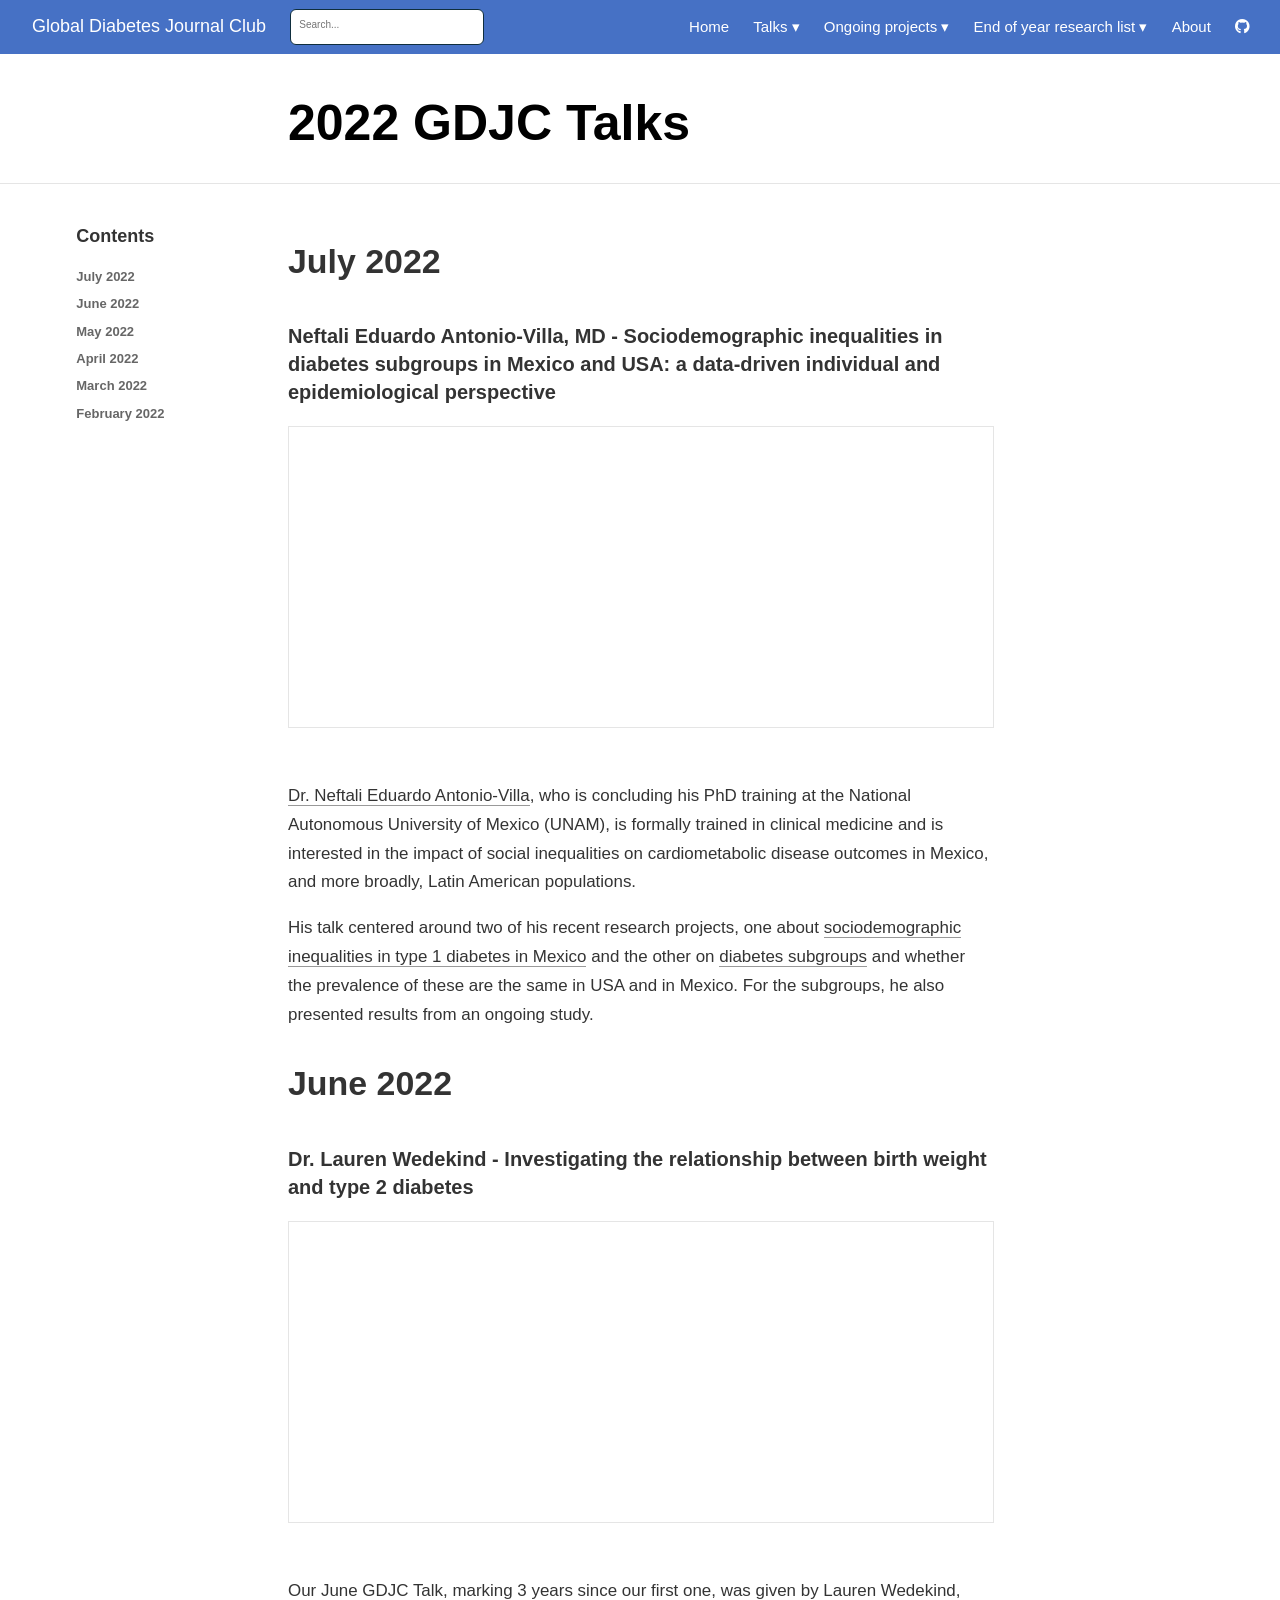
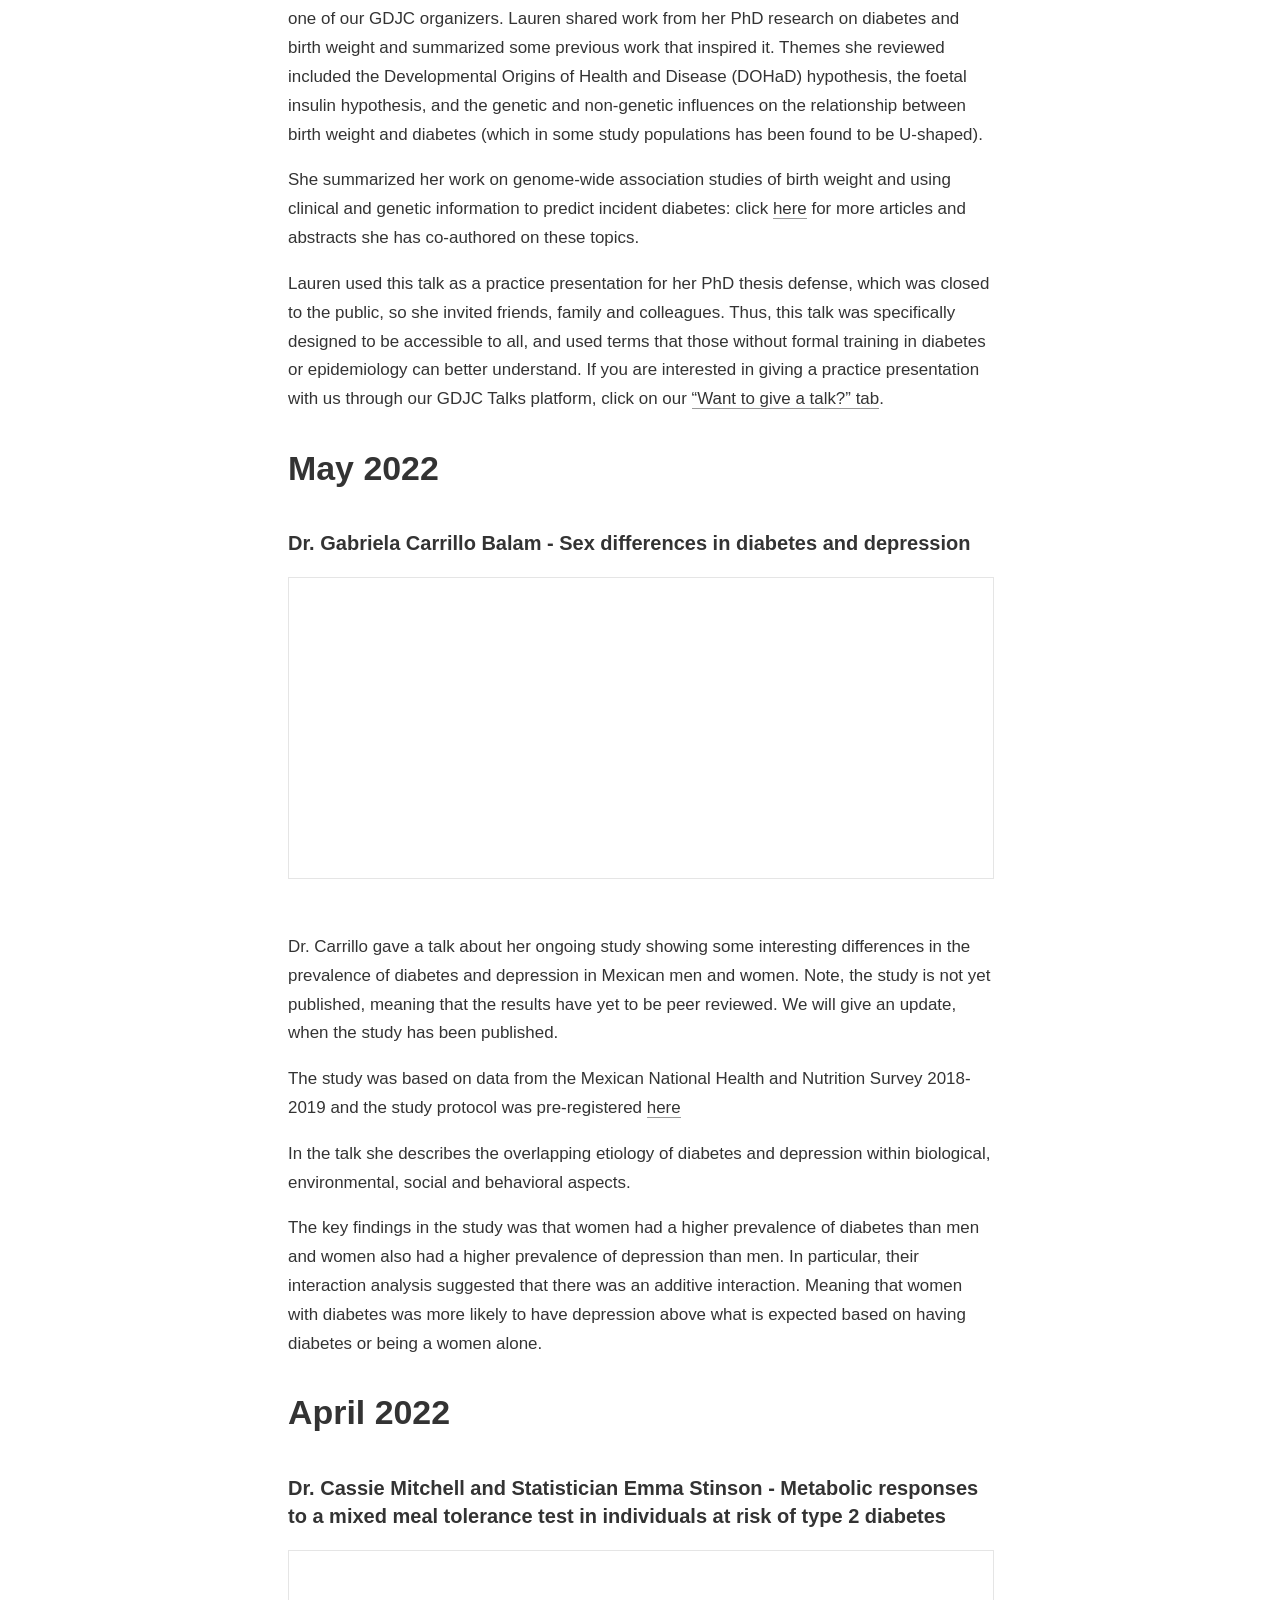
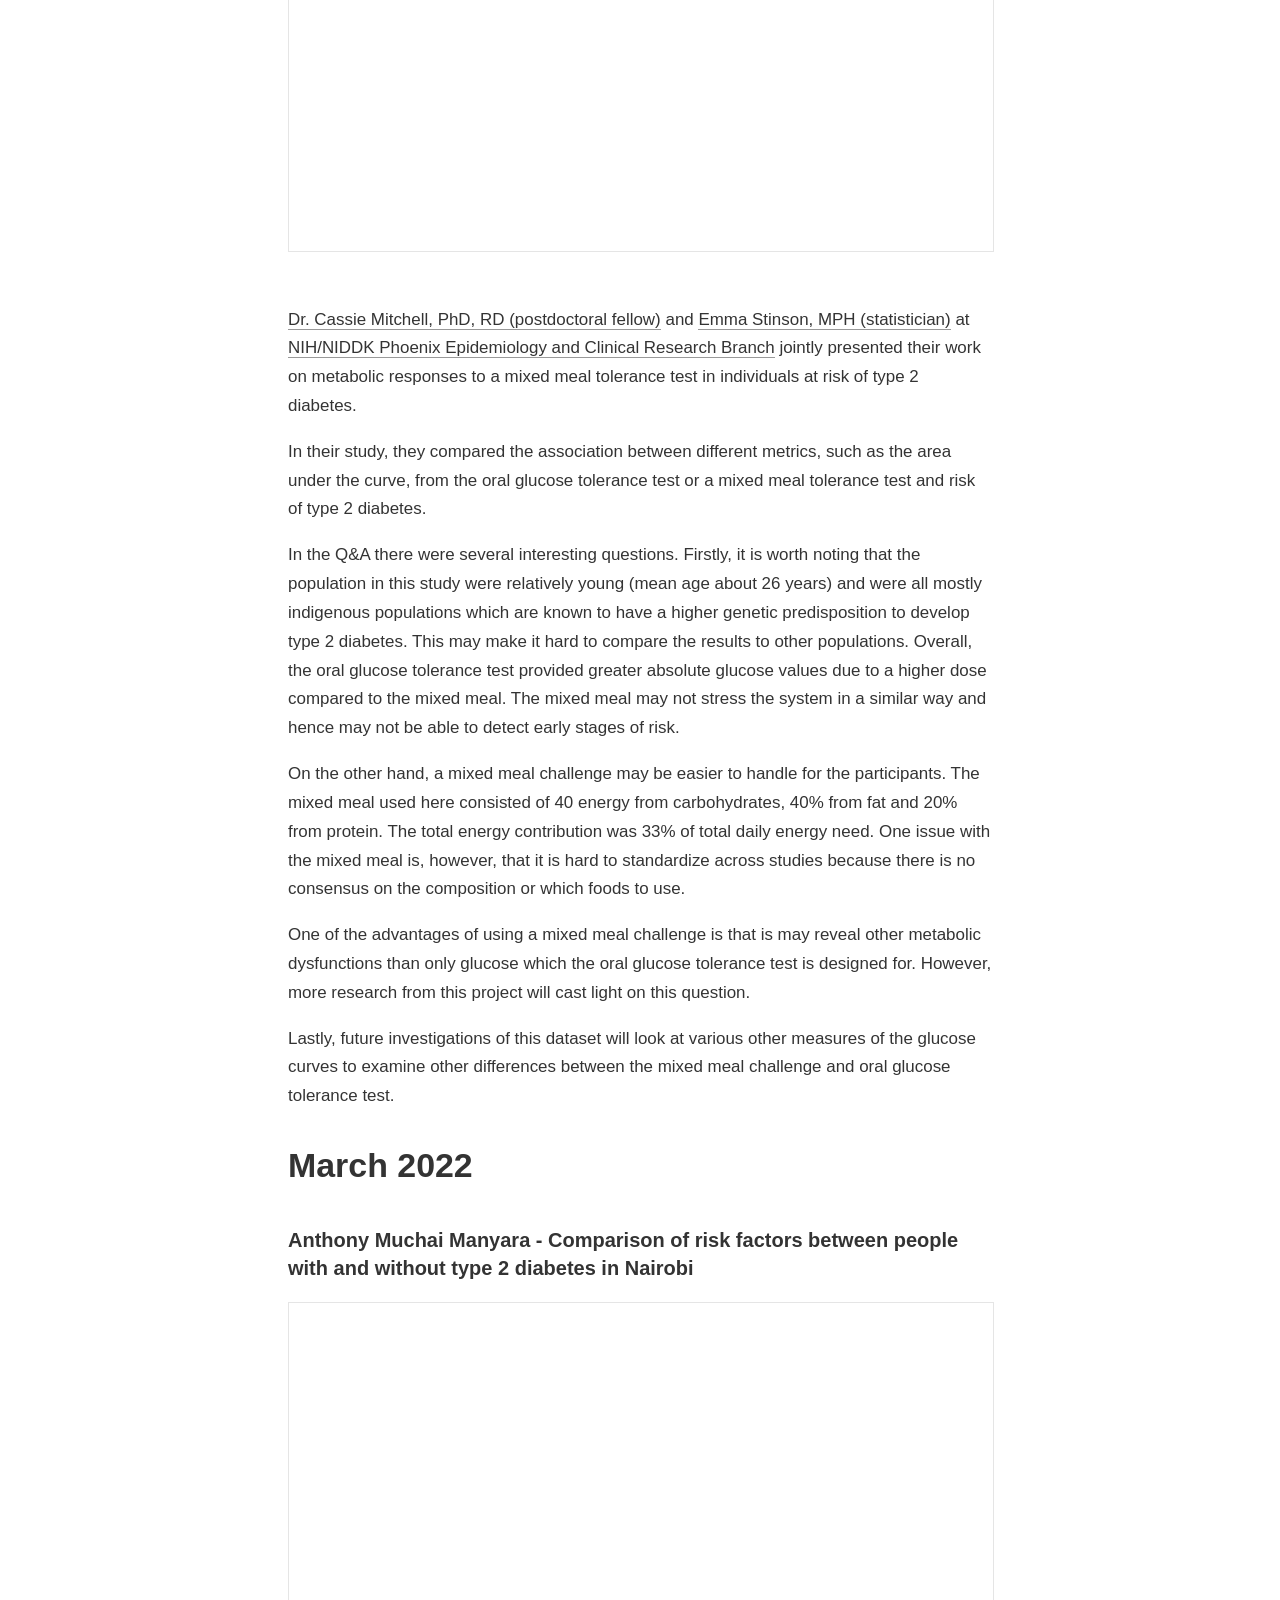
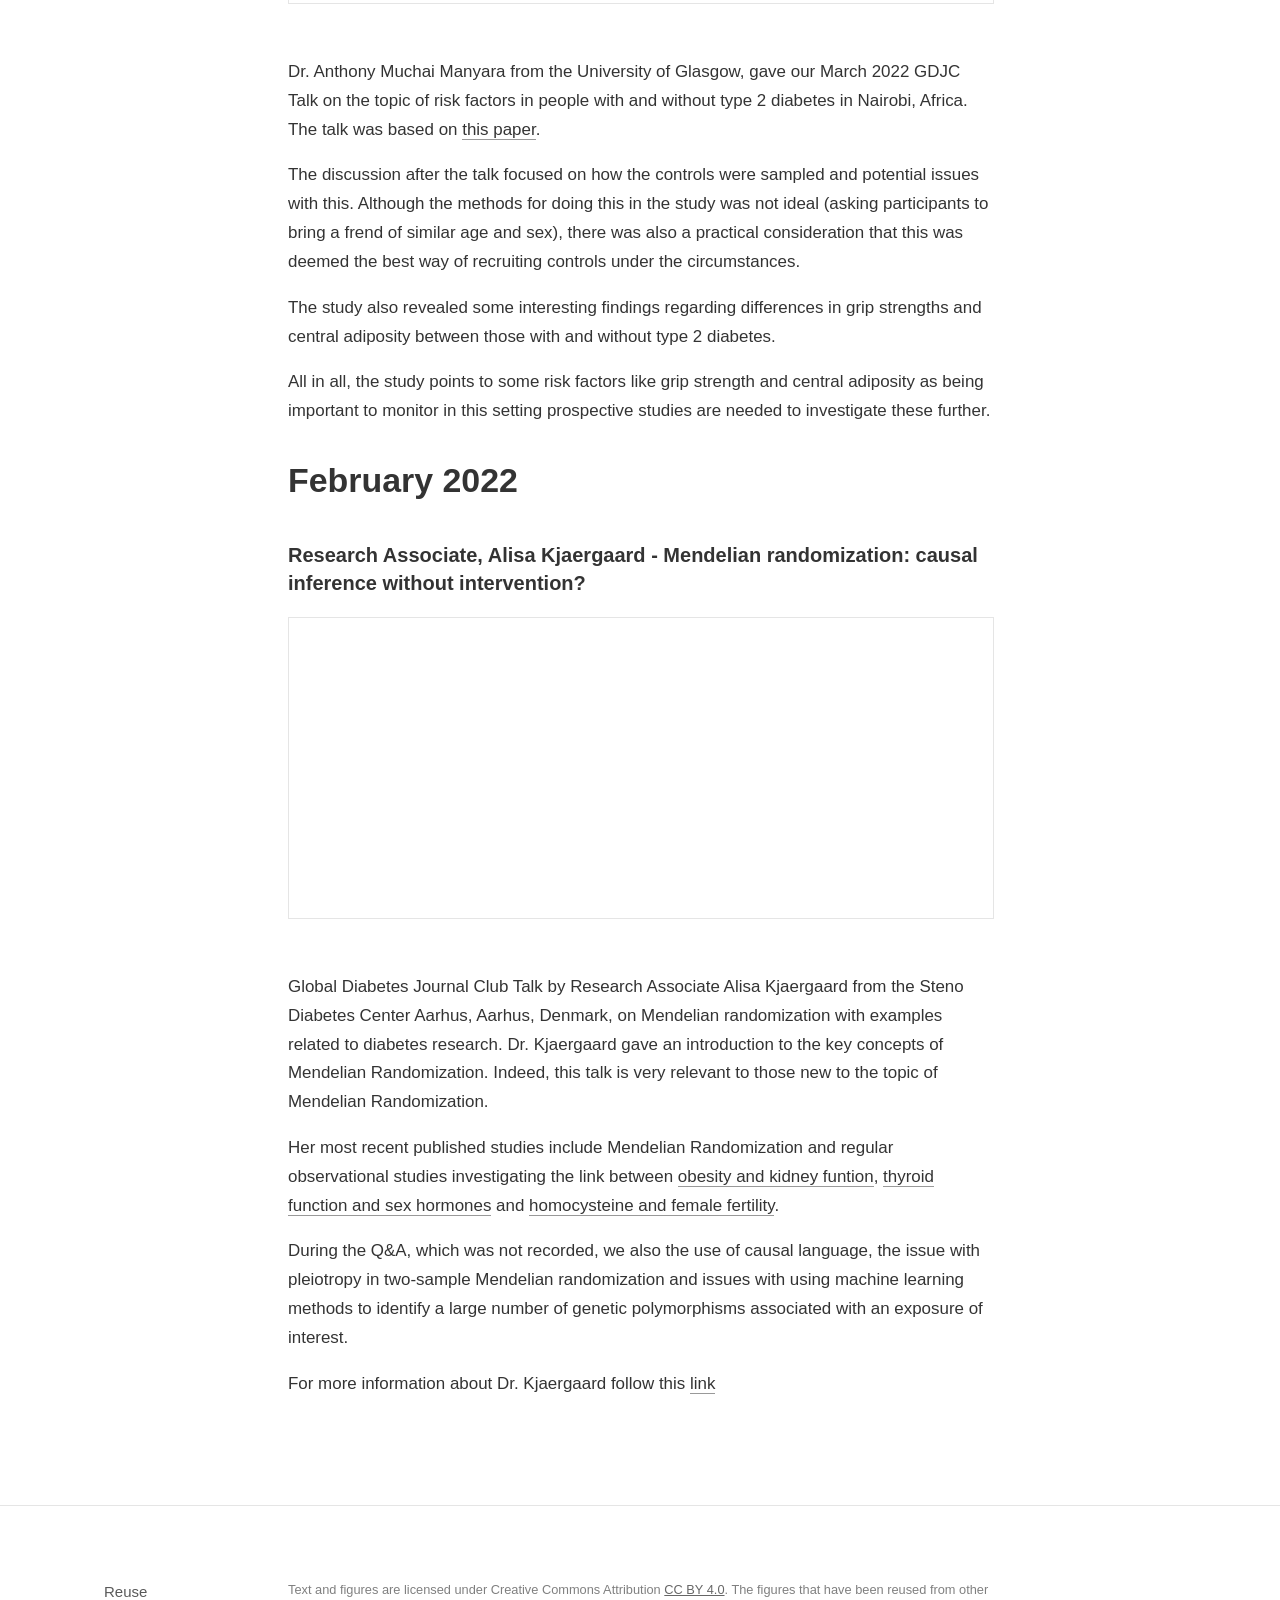
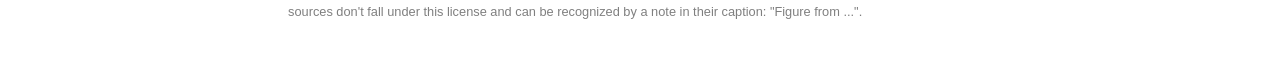
<file: talks_2022.html>
<!DOCTYPE html>

<html xmlns="http://www.w3.org/1999/xhtml" lang="" xml:lang="">

<head>
  <meta charset="utf-8"/>
  <meta name="viewport" content="width=device-width, initial-scale=1"/>
  <meta http-equiv="X-UA-Compatible" content="IE=Edge,chrome=1"/>
  <meta name="generator" content="distill" />

  <style type="text/css">
  /* Hide doc at startup (prevent jankiness while JS renders/transforms) */
  body {
    visibility: hidden;
  }
  </style>

 <!--radix_placeholder_import_source-->
 <!--/radix_placeholder_import_source-->

<style type="text/css">code{white-space: pre;}</style>
<style type="text/css" data-origin="pandoc">
code.sourceCode > span { display: inline-block; line-height: 1.25; }
code.sourceCode > span { color: inherit; text-decoration: inherit; }
code.sourceCode > span:empty { height: 1.2em; }
.sourceCode { overflow: visible; }
code.sourceCode { white-space: pre; position: relative; }
div.sourceCode { margin: 1em 0; }
pre.sourceCode { margin: 0; }
@media screen {
div.sourceCode { overflow: auto; }
}
@media print {
code.sourceCode { white-space: pre-wrap; }
code.sourceCode > span { text-indent: -5em; padding-left: 5em; }
}
pre.numberSource code
  { counter-reset: source-line 0; }
pre.numberSource code > span
  { position: relative; left: -4em; counter-increment: source-line; }
pre.numberSource code > span > a:first-child::before
  { content: counter(source-line);
    position: relative; left: -1em; text-align: right; vertical-align: baseline;
    border: none; display: inline-block;
    -webkit-touch-callout: none; -webkit-user-select: none;
    -khtml-user-select: none; -moz-user-select: none;
    -ms-user-select: none; user-select: none;
    padding: 0 4px; width: 4em;
    color: #aaaaaa;
  }
pre.numberSource { margin-left: 3em; border-left: 1px solid #aaaaaa;  padding-left: 4px; }
div.sourceCode
  { color: #00769e; background-color: #f1f3f5; }
@media screen {
code.sourceCode > span > a:first-child::before { text-decoration: underline; }
}
code span. { color: #00769e; } /* Normal */
code span.al { color: #ad0000; } /* Alert */
code span.an { color: #5e5e5e; } /* Annotation */
code span.at { color: #657422; } /* Attribute */
code span.bn { color: #ad0000; } /* BaseN */
code span.bu { } /* BuiltIn */
code span.cf { color: #00769e; } /* ControlFlow */
code span.ch { color: #20794d; } /* Char */
code span.cn { color: #8f5902; } /* Constant */
code span.co { color: #5e5e5e; } /* Comment */
code span.cv { color: #5e5e5e; font-style: italic; } /* CommentVar */
code span.do { color: #5e5e5e; font-style: italic; } /* Documentation */
code span.dt { color: #ad0000; } /* DataType */
code span.dv { color: #ad0000; } /* DecVal */
code span.er { color: #ad0000; } /* Error */
code span.ex { } /* Extension */
code span.fl { color: #ad0000; } /* Float */
code span.fu { color: #4758ab; } /* Function */
code span.im { } /* Import */
code span.in { color: #5e5e5e; } /* Information */
code span.kw { color: #00769e; } /* Keyword */
code span.op { color: #5e5e5e; } /* Operator */
code span.ot { color: #00769e; } /* Other */
code span.pp { color: #ad0000; } /* Preprocessor */
code span.sc { color: #5e5e5e; } /* SpecialChar */
code span.ss { color: #20794d; } /* SpecialString */
code span.st { color: #20794d; } /* String */
code span.va { color: #111111; } /* Variable */
code span.vs { color: #20794d; } /* VerbatimString */
code span.wa { color: #5e5e5e; font-style: italic; } /* Warning */
</style>


  <!--radix_placeholder_meta_tags-->
  <title>Global Diabetes Journal Club: 2022 GDJC Talks</title>
  
  
  <link rel="license" href="https://creativecommons.org/licenses/by/4.0/"/>
  
  <!--  https://schema.org/Article -->
  <meta property="article:published" itemprop="datePublished" content="2022-07-19"/>
  <meta property="article:created" itemprop="dateCreated" content="2022-07-19"/>
  
  <!--  https://developers.facebook.com/docs/sharing/webmasters#markup -->
  <meta property="og:title" content="Global Diabetes Journal Club: 2022 GDJC Talks"/>
  <meta property="og:type" content="article"/>
  <meta property="og:locale" content="en_US"/>
  <meta property="og:site_name" content="Global Diabetes Journal Club"/>
  
  <!--  https://dev.twitter.com/cards/types/summary -->
  <meta property="twitter:card" content="summary"/>
  <meta property="twitter:title" content="Global Diabetes Journal Club: 2022 GDJC Talks"/>
  
  <!--/radix_placeholder_meta_tags-->
  <!--radix_placeholder_rmarkdown_metadata-->
  
  <script type="text/json" id="radix-rmarkdown-metadata">
  {"type":"list","attributes":{"names":{"type":"character","attributes":{},"value":["title","date","output"]}},"value":[{"type":"character","attributes":{},"value":["2022 GDJC Talks"]},{"type":"character","attributes":{},"value":["2022-07-19"]},{"type":"list","attributes":{"names":{"type":"character","attributes":{},"value":["distill::distill_article"]}},"value":[{"type":"list","attributes":{"names":{"type":"character","attributes":{},"value":["self_contained"]}},"value":[{"type":"logical","attributes":{},"value":[false]}]}]}]}
  </script>
  <!--/radix_placeholder_rmarkdown_metadata-->
  <!--radix_placeholder_navigation_in_header-->
  <meta name="distill:offset" content=""/>
  
  <script type="application/javascript">
  
    window.headroom_prevent_pin = false;
  
    window.document.addEventListener("DOMContentLoaded", function (event) {
  
      // initialize headroom for banner
      var header = $('header').get(0);
      var headerHeight = header.offsetHeight;
      var headroom = new Headroom(header, {
        tolerance: 5,
        onPin : function() {
          if (window.headroom_prevent_pin) {
            window.headroom_prevent_pin = false;
            headroom.unpin();
          }
        }
      });
      headroom.init();
      if(window.location.hash)
        headroom.unpin();
      $(header).addClass('headroom--transition');
  
      // offset scroll location for banner on hash change
      // (see: https://github.com/WickyNilliams/headroom.js/issues/38)
      window.addEventListener("hashchange", function(event) {
        window.scrollTo(0, window.pageYOffset - (headerHeight + 25));
      });
  
      // responsive menu
      $('.distill-site-header').each(function(i, val) {
        var topnav = $(this);
        var toggle = topnav.find('.nav-toggle');
        toggle.on('click', function() {
          topnav.toggleClass('responsive');
        });
      });
  
      // nav dropdowns
      $('.nav-dropbtn').click(function(e) {
        $(this).next('.nav-dropdown-content').toggleClass('nav-dropdown-active');
        $(this).parent().siblings('.nav-dropdown')
           .children('.nav-dropdown-content').removeClass('nav-dropdown-active');
      });
      $("body").click(function(e){
        $('.nav-dropdown-content').removeClass('nav-dropdown-active');
      });
      $(".nav-dropdown").click(function(e){
        e.stopPropagation();
      });
    });
  </script>
  
  <style type="text/css">
  
  /* Theme (user-documented overrideables for nav appearance) */
  
  .distill-site-nav {
    color: rgba(255, 255, 255, 0.8);
    background-color: #0F2E3D;
    font-size: 15px;
    font-weight: 300;
  }
  
  .distill-site-nav a {
    color: inherit;
    text-decoration: none;
  }
  
  .distill-site-nav a:hover {
    color: white;
  }
  
  @media print {
    .distill-site-nav {
      display: none;
    }
  }
  
  .distill-site-header {
  
  }
  
  .distill-site-footer {
  
  }
  
  
  /* Site Header */
  
  .distill-site-header {
    width: 100%;
    box-sizing: border-box;
    z-index: 3;
  }
  
  .distill-site-header .nav-left {
    display: inline-block;
    margin-left: 8px;
  }
  
  @media screen and (max-width: 768px) {
    .distill-site-header .nav-left {
      margin-left: 0;
    }
  }
  
  
  .distill-site-header .nav-right {
    float: right;
    margin-right: 8px;
  }
  
  .distill-site-header a,
  .distill-site-header .title {
    display: inline-block;
    text-align: center;
    padding: 14px 10px 14px 10px;
  }
  
  .distill-site-header .title {
    font-size: 18px;
    min-width: 150px;
  }
  
  .distill-site-header .logo {
    padding: 0;
  }
  
  .distill-site-header .logo img {
    display: none;
    max-height: 20px;
    width: auto;
    margin-bottom: -4px;
  }
  
  .distill-site-header .nav-image img {
    max-height: 18px;
    width: auto;
    display: inline-block;
    margin-bottom: -3px;
  }
  
  
  
  @media screen and (min-width: 1000px) {
    .distill-site-header .logo img {
      display: inline-block;
    }
    .distill-site-header .nav-left {
      margin-left: 20px;
    }
    .distill-site-header .nav-right {
      margin-right: 20px;
    }
    .distill-site-header .title {
      padding-left: 12px;
    }
  }
  
  
  .distill-site-header .nav-toggle {
    display: none;
  }
  
  .nav-dropdown {
    display: inline-block;
    position: relative;
  }
  
  .nav-dropdown .nav-dropbtn {
    border: none;
    outline: none;
    color: rgba(255, 255, 255, 0.8);
    padding: 16px 10px;
    background-color: transparent;
    font-family: inherit;
    font-size: inherit;
    font-weight: inherit;
    margin: 0;
    margin-top: 1px;
    z-index: 2;
  }
  
  .nav-dropdown-content {
    display: none;
    position: absolute;
    background-color: white;
    min-width: 200px;
    border: 1px solid rgba(0,0,0,0.15);
    border-radius: 4px;
    box-shadow: 0px 8px 16px 0px rgba(0,0,0,0.1);
    z-index: 1;
    margin-top: 2px;
    white-space: nowrap;
    padding-top: 4px;
    padding-bottom: 4px;
  }
  
  .nav-dropdown-content hr {
    margin-top: 4px;
    margin-bottom: 4px;
    border: none;
    border-bottom: 1px solid rgba(0, 0, 0, 0.1);
  }
  
  .nav-dropdown-active {
    display: block;
  }
  
  .nav-dropdown-content a, .nav-dropdown-content .nav-dropdown-header {
    color: black;
    padding: 6px 24px;
    text-decoration: none;
    display: block;
    text-align: left;
  }
  
  .nav-dropdown-content .nav-dropdown-header {
    display: block;
    padding: 5px 24px;
    padding-bottom: 0;
    text-transform: uppercase;
    font-size: 14px;
    color: #999999;
    white-space: nowrap;
  }
  
  .nav-dropdown:hover .nav-dropbtn {
    color: white;
  }
  
  .nav-dropdown-content a:hover {
    background-color: #ddd;
    color: black;
  }
  
  .nav-right .nav-dropdown-content {
    margin-left: -45%;
    right: 0;
  }
  
  @media screen and (max-width: 768px) {
    .distill-site-header a, .distill-site-header .nav-dropdown  {display: none;}
    .distill-site-header a.nav-toggle {
      float: right;
      display: block;
    }
    .distill-site-header .title {
      margin-left: 0;
    }
    .distill-site-header .nav-right {
      margin-right: 0;
    }
    .distill-site-header {
      overflow: hidden;
    }
    .nav-right .nav-dropdown-content {
      margin-left: 0;
    }
  }
  
  
  @media screen and (max-width: 768px) {
    .distill-site-header.responsive {position: relative; min-height: 500px; }
    .distill-site-header.responsive a.nav-toggle {
      position: absolute;
      right: 0;
      top: 0;
    }
    .distill-site-header.responsive a,
    .distill-site-header.responsive .nav-dropdown {
      display: block;
      text-align: left;
    }
    .distill-site-header.responsive .nav-left,
    .distill-site-header.responsive .nav-right {
      width: 100%;
    }
    .distill-site-header.responsive .nav-dropdown {float: none;}
    .distill-site-header.responsive .nav-dropdown-content {position: relative;}
    .distill-site-header.responsive .nav-dropdown .nav-dropbtn {
      display: block;
      width: 100%;
      text-align: left;
    }
  }
  
  /* Site Footer */
  
  .distill-site-footer {
    width: 100%;
    overflow: hidden;
    box-sizing: border-box;
    z-index: 3;
    margin-top: 30px;
    padding-top: 30px;
    padding-bottom: 30px;
    text-align: center;
  }
  
  /* Headroom */
  
  d-title {
    padding-top: 6rem;
  }
  
  @media print {
    d-title {
      padding-top: 4rem;
    }
  }
  
  .headroom {
    z-index: 1000;
    position: fixed;
    top: 0;
    left: 0;
    right: 0;
  }
  
  .headroom--transition {
    transition: all .4s ease-in-out;
  }
  
  .headroom--unpinned {
    top: -100px;
  }
  
  .headroom--pinned {
    top: 0;
  }
  
  /* adjust viewport for navbar height */
  /* helps vertically center bootstrap (non-distill) content */
  .min-vh-100 {
    min-height: calc(100vh - 100px) !important;
  }
  
  </style>
  
  <script src="site_libs/jquery-3.6.0/jquery-3.6.0.min.js"></script>
  <link href="site_libs/font-awesome-5.1.0/css/all.css" rel="stylesheet"/>
  <link href="site_libs/font-awesome-5.1.0/css/v4-shims.css" rel="stylesheet"/>
  <script src="site_libs/headroom-0.9.4/headroom.min.js"></script>
  <script src="site_libs/autocomplete-0.37.1/autocomplete.min.js"></script>
  <script src="site_libs/fuse-6.4.1/fuse.min.js"></script>
  
  <script type="application/javascript">
  
  function getMeta(metaName) {
    var metas = document.getElementsByTagName('meta');
    for (let i = 0; i < metas.length; i++) {
      if (metas[i].getAttribute('name') === metaName) {
        return metas[i].getAttribute('content');
      }
    }
    return '';
  }
  
  function offsetURL(url) {
    var offset = getMeta('distill:offset');
    return offset ? offset + '/' + url : url;
  }
  
  function createFuseIndex() {
  
    // create fuse index
    var options = {
      keys: [
        { name: 'title', weight: 20 },
        { name: 'categories', weight: 15 },
        { name: 'description', weight: 10 },
        { name: 'contents', weight: 5 },
      ],
      ignoreLocation: true,
      threshold: 0
    };
    var fuse = new window.Fuse([], options);
  
    // fetch the main search.json
    return fetch(offsetURL('search.json'))
      .then(function(response) {
        if (response.status == 200) {
          return response.json().then(function(json) {
            // index main articles
            json.articles.forEach(function(article) {
              fuse.add(article);
            });
            // download collections and index their articles
            return Promise.all(json.collections.map(function(collection) {
              return fetch(offsetURL(collection)).then(function(response) {
                if (response.status === 200) {
                  return response.json().then(function(articles) {
                    articles.forEach(function(article) {
                      fuse.add(article);
                    });
                  })
                } else {
                  return Promise.reject(
                    new Error('Unexpected status from search index request: ' +
                              response.status)
                  );
                }
              });
            })).then(function() {
              return fuse;
            });
          });
  
        } else {
          return Promise.reject(
            new Error('Unexpected status from search index request: ' +
                        response.status)
          );
        }
      });
  }
  
  window.document.addEventListener("DOMContentLoaded", function (event) {
  
    // get search element (bail if we don't have one)
    var searchEl = window.document.getElementById('distill-search');
    if (!searchEl)
      return;
  
    createFuseIndex()
      .then(function(fuse) {
  
        // make search box visible
        searchEl.classList.remove('hidden');
  
        // initialize autocomplete
        var options = {
          autoselect: true,
          hint: false,
          minLength: 2,
        };
        window.autocomplete(searchEl, options, [{
          source: function(query, callback) {
            const searchOptions = {
              isCaseSensitive: false,
              shouldSort: true,
              minMatchCharLength: 2,
              limit: 10,
            };
            var results = fuse.search(query, searchOptions);
            callback(results
              .map(function(result) { return result.item; })
            );
          },
          templates: {
            suggestion: function(suggestion) {
              var img = suggestion.preview && Object.keys(suggestion.preview).length > 0
                ? `<img src="${offsetURL(suggestion.preview)}"</img>`
                : '';
              var html = `
                <div class="search-item">
                  <h3>${suggestion.title}</h3>
                  <div class="search-item-description">
                    ${suggestion.description || ''}
                  </div>
                  <div class="search-item-preview">
                    ${img}
                  </div>
                </div>
              `;
              return html;
            }
          }
        }]).on('autocomplete:selected', function(event, suggestion) {
          window.location.href = offsetURL(suggestion.path);
        });
        // remove inline display style on autocompleter (we want to
        // manage responsive display via css)
        $('.algolia-autocomplete').css("display", "");
      })
      .catch(function(error) {
        console.log(error);
      });
  
  });
  
  </script>
  
  <style type="text/css">
  
  .nav-search {
    font-size: x-small;
  }
  
  /* Algolioa Autocomplete */
  
  .algolia-autocomplete {
    display: inline-block;
    margin-left: 10px;
    vertical-align: sub;
    background-color: white;
    color: black;
    padding: 6px;
    padding-top: 8px;
    padding-bottom: 0;
    border-radius: 6px;
    border: 1px #0F2E3D solid;
    width: 180px;
  }
  
  
  @media screen and (max-width: 768px) {
    .distill-site-nav .algolia-autocomplete {
      display: none;
      visibility: hidden;
    }
    .distill-site-nav.responsive .algolia-autocomplete {
      display: inline-block;
      visibility: visible;
    }
    .distill-site-nav.responsive .algolia-autocomplete .aa-dropdown-menu {
      margin-left: 0;
      width: 400px;
      max-height: 400px;
    }
  }
  
  .algolia-autocomplete .aa-input, .algolia-autocomplete .aa-hint {
    width: 90%;
    outline: none;
    border: none;
  }
  
  .algolia-autocomplete .aa-hint {
    color: #999;
  }
  .algolia-autocomplete .aa-dropdown-menu {
    width: 550px;
    max-height: 70vh;
    overflow-x: visible;
    overflow-y: scroll;
    padding: 5px;
    margin-top: 3px;
    margin-left: -150px;
    background-color: #fff;
    border-radius: 5px;
    border: 1px solid #999;
    border-top: none;
  }
  
  .algolia-autocomplete .aa-dropdown-menu .aa-suggestion {
    cursor: pointer;
    padding: 5px 4px;
    border-bottom: 1px solid #eee;
  }
  
  .algolia-autocomplete .aa-dropdown-menu .aa-suggestion:last-of-type {
    border-bottom: none;
    margin-bottom: 2px;
  }
  
  .algolia-autocomplete .aa-dropdown-menu .aa-suggestion .search-item {
    overflow: hidden;
    font-size: 0.8em;
    line-height: 1.4em;
  }
  
  .algolia-autocomplete .aa-dropdown-menu .aa-suggestion .search-item h3 {
    font-size: 1rem;
    margin-block-start: 0;
    margin-block-end: 5px;
  }
  
  .algolia-autocomplete .aa-dropdown-menu .aa-suggestion .search-item-description {
    display: inline-block;
    overflow: hidden;
    height: 2.8em;
    width: 80%;
    margin-right: 4%;
  }
  
  .algolia-autocomplete .aa-dropdown-menu .aa-suggestion .search-item-preview {
    display: inline-block;
    width: 15%;
  }
  
  .algolia-autocomplete .aa-dropdown-menu .aa-suggestion .search-item-preview img {
    height: 3em;
    width: auto;
    display: none;
  }
  
  .algolia-autocomplete .aa-dropdown-menu .aa-suggestion .search-item-preview img[src] {
    display: initial;
  }
  
  .algolia-autocomplete .aa-dropdown-menu .aa-suggestion.aa-cursor {
    background-color: #eee;
  }
  .algolia-autocomplete .aa-dropdown-menu .aa-suggestion em {
    font-weight: bold;
    font-style: normal;
  }
  
  </style>
  
  
  <!--/radix_placeholder_navigation_in_header-->
  <!--radix_placeholder_distill-->
  
  <style type="text/css">
  
  body {
    background-color: white;
  }
  
  .pandoc-table {
    width: 100%;
  }
  
  .pandoc-table>caption {
    margin-bottom: 10px;
  }
  
  .pandoc-table th:not([align]) {
    text-align: left;
  }
  
  .pagedtable-footer {
    font-size: 15px;
  }
  
  d-byline .byline {
    grid-template-columns: 2fr 2fr;
  }
  
  d-byline .byline h3 {
    margin-block-start: 1.5em;
  }
  
  d-byline .byline .authors-affiliations h3 {
    margin-block-start: 0.5em;
  }
  
  .authors-affiliations .orcid-id {
    width: 16px;
    height:16px;
    margin-left: 4px;
    margin-right: 4px;
    vertical-align: middle;
    padding-bottom: 2px;
  }
  
  d-title .dt-tags {
    margin-top: 1em;
    grid-column: text;
  }
  
  .dt-tags .dt-tag {
    text-decoration: none;
    display: inline-block;
    color: rgba(0,0,0,0.6);
    padding: 0em 0.4em;
    margin-right: 0.5em;
    margin-bottom: 0.4em;
    font-size: 70%;
    border: 1px solid rgba(0,0,0,0.2);
    border-radius: 3px;
    text-transform: uppercase;
    font-weight: 500;
  }
  
  d-article table.gt_table td,
  d-article table.gt_table th {
    border-bottom: none;
  }
  
  .html-widget {
    margin-bottom: 2.0em;
  }
  
  .l-screen-inset {
    padding-right: 16px;
  }
  
  .l-screen .caption {
    margin-left: 10px;
  }
  
  .shaded {
    background: rgb(247, 247, 247);
    padding-top: 20px;
    padding-bottom: 20px;
    border-top: 1px solid rgba(0, 0, 0, 0.1);
    border-bottom: 1px solid rgba(0, 0, 0, 0.1);
  }
  
  .shaded .html-widget {
    margin-bottom: 0;
    border: 1px solid rgba(0, 0, 0, 0.1);
  }
  
  .shaded .shaded-content {
    background: white;
  }
  
  .text-output {
    margin-top: 0;
    line-height: 1.5em;
  }
  
  .hidden {
    display: none !important;
  }
  
  d-article {
    padding-top: 2.5rem;
    padding-bottom: 30px;
  }
  
  d-appendix {
    padding-top: 30px;
  }
  
  d-article>p>img {
    width: 100%;
  }
  
  d-article h2 {
    margin: 1rem 0 1.5rem 0;
  }
  
  d-article h3 {
    margin-top: 1.5rem;
  }
  
  d-article iframe {
    border: 1px solid rgba(0, 0, 0, 0.1);
    margin-bottom: 2.0em;
    width: 100%;
  }
  
  /* Tweak code blocks */
  
  d-article div.sourceCode code,
  d-article pre code {
    font-family: Consolas, Monaco, 'Andale Mono', 'Ubuntu Mono', monospace;
  }
  
  d-article pre,
  d-article div.sourceCode,
  d-article div.sourceCode pre {
    overflow: auto;
  }
  
  d-article div.sourceCode {
    background-color: white;
  }
  
  d-article div.sourceCode pre {
    padding-left: 10px;
    font-size: 12px;
    border-left: 2px solid rgba(0,0,0,0.1);
  }
  
  d-article pre {
    font-size: 12px;
    color: black;
    background: none;
    margin-top: 0;
    text-align: left;
    white-space: pre;
    word-spacing: normal;
    word-break: normal;
    word-wrap: normal;
    line-height: 1.5;
  
    -moz-tab-size: 4;
    -o-tab-size: 4;
    tab-size: 4;
  
    -webkit-hyphens: none;
    -moz-hyphens: none;
    -ms-hyphens: none;
    hyphens: none;
  }
  
  d-article pre a {
    border-bottom: none;
  }
  
  d-article pre a:hover {
    border-bottom: none;
    text-decoration: underline;
  }
  
  d-article details {
    grid-column: text;
    margin-bottom: 0.8em;
  }
  
  @media(min-width: 768px) {
  
  d-article pre,
  d-article div.sourceCode,
  d-article div.sourceCode pre {
    overflow: visible !important;
  }
  
  d-article div.sourceCode pre {
    padding-left: 18px;
    font-size: 14px;
  }
  
  d-article pre {
    font-size: 14px;
  }
  
  }
  
  figure img.external {
    background: white;
    border: 1px solid rgba(0, 0, 0, 0.1);
    box-shadow: 0 1px 8px rgba(0, 0, 0, 0.1);
    padding: 18px;
    box-sizing: border-box;
  }
  
  /* CSS for d-contents */
  
  .d-contents {
    grid-column: text;
    color: rgba(0,0,0,0.8);
    font-size: 0.9em;
    padding-bottom: 1em;
    margin-bottom: 1em;
    padding-bottom: 0.5em;
    margin-bottom: 1em;
    padding-left: 0.25em;
    justify-self: start;
  }
  
  @media(min-width: 1000px) {
    .d-contents.d-contents-float {
      height: 0;
      grid-column-start: 1;
      grid-column-end: 4;
      justify-self: center;
      padding-right: 3em;
      padding-left: 2em;
    }
  }
  
  .d-contents nav h3 {
    font-size: 18px;
    margin-top: 0;
    margin-bottom: 1em;
  }
  
  .d-contents li {
    list-style-type: none
  }
  
  .d-contents nav > ul {
    padding-left: 0;
  }
  
  .d-contents ul {
    padding-left: 1em
  }
  
  .d-contents nav ul li {
    margin-top: 0.6em;
    margin-bottom: 0.2em;
  }
  
  .d-contents nav a {
    font-size: 13px;
    border-bottom: none;
    text-decoration: none
    color: rgba(0, 0, 0, 0.8);
  }
  
  .d-contents nav a:hover {
    text-decoration: underline solid rgba(0, 0, 0, 0.6)
  }
  
  .d-contents nav > ul > li > a {
    font-weight: 600;
  }
  
  .d-contents nav > ul > li > ul {
    font-weight: inherit;
  }
  
  .d-contents nav > ul > li > ul > li {
    margin-top: 0.2em;
  }
  
  
  .d-contents nav ul {
    margin-top: 0;
    margin-bottom: 0.25em;
  }
  
  .d-article-with-toc h2:nth-child(2) {
    margin-top: 0;
  }
  
  
  /* Figure */
  
  .figure {
    position: relative;
    margin-bottom: 2.5em;
    margin-top: 1.5em;
  }
  
  .figure .caption {
    color: rgba(0, 0, 0, 0.6);
    font-size: 12px;
    line-height: 1.5em;
  }
  
  .figure img.external {
    background: white;
    border: 1px solid rgba(0, 0, 0, 0.1);
    box-shadow: 0 1px 8px rgba(0, 0, 0, 0.1);
    padding: 18px;
    box-sizing: border-box;
  }
  
  .figure .caption a {
    color: rgba(0, 0, 0, 0.6);
  }
  
  .figure .caption b,
  .figure .caption strong, {
    font-weight: 600;
    color: rgba(0, 0, 0, 1.0);
  }
  
  /* Citations */
  
  d-article .citation {
    color: inherit;
    cursor: inherit;
  }
  
  div.hanging-indent{
    margin-left: 1em; text-indent: -1em;
  }
  
  /* Citation hover box */
  
  .tippy-box[data-theme~=light-border] {
    background-color: rgba(250, 250, 250, 0.95);
  }
  
  .tippy-content > p {
    margin-bottom: 0;
    padding: 2px;
  }
  
  
  /* Tweak 1000px media break to show more text */
  
  @media(min-width: 1000px) {
    .base-grid,
    distill-header,
    d-title,
    d-abstract,
    d-article,
    d-appendix,
    distill-appendix,
    d-byline,
    d-footnote-list,
    d-citation-list,
    distill-footer {
      grid-template-columns: [screen-start] 1fr [page-start kicker-start] 80px [middle-start] 50px [text-start kicker-end] 65px 65px 65px 65px 65px 65px 65px 65px [text-end gutter-start] 65px [middle-end] 65px [page-end gutter-end] 1fr [screen-end];
      grid-column-gap: 16px;
    }
  
    .grid {
      grid-column-gap: 16px;
    }
  
    d-article {
      font-size: 1.06rem;
      line-height: 1.7em;
    }
    figure .caption, .figure .caption, figure figcaption {
      font-size: 13px;
    }
  }
  
  @media(min-width: 1180px) {
    .base-grid,
    distill-header,
    d-title,
    d-abstract,
    d-article,
    d-appendix,
    distill-appendix,
    d-byline,
    d-footnote-list,
    d-citation-list,
    distill-footer {
      grid-template-columns: [screen-start] 1fr [page-start kicker-start] 60px [middle-start] 60px [text-start kicker-end] 60px 60px 60px 60px 60px 60px 60px 60px [text-end gutter-start] 60px [middle-end] 60px [page-end gutter-end] 1fr [screen-end];
      grid-column-gap: 32px;
    }
  
    .grid {
      grid-column-gap: 32px;
    }
  }
  
  
  /* Get the citation styles for the appendix (not auto-injected on render since
     we do our own rendering of the citation appendix) */
  
  d-appendix .citation-appendix,
  .d-appendix .citation-appendix {
    font-size: 11px;
    line-height: 15px;
    border-left: 1px solid rgba(0, 0, 0, 0.1);
    padding-left: 18px;
    border: 1px solid rgba(0,0,0,0.1);
    background: rgba(0, 0, 0, 0.02);
    padding: 10px 18px;
    border-radius: 3px;
    color: rgba(150, 150, 150, 1);
    overflow: hidden;
    margin-top: -12px;
    white-space: pre-wrap;
    word-wrap: break-word;
  }
  
  /* Include appendix styles here so they can be overridden */
  
  d-appendix {
    contain: layout style;
    font-size: 0.8em;
    line-height: 1.7em;
    margin-top: 60px;
    margin-bottom: 0;
    border-top: 1px solid rgba(0, 0, 0, 0.1);
    color: rgba(0,0,0,0.5);
    padding-top: 60px;
    padding-bottom: 48px;
  }
  
  d-appendix h3 {
    grid-column: page-start / text-start;
    font-size: 15px;
    font-weight: 500;
    margin-top: 1em;
    margin-bottom: 0;
    color: rgba(0,0,0,0.65);
  }
  
  d-appendix h3 + * {
    margin-top: 1em;
  }
  
  d-appendix ol {
    padding: 0 0 0 15px;
  }
  
  @media (min-width: 768px) {
    d-appendix ol {
      padding: 0 0 0 30px;
      margin-left: -30px;
    }
  }
  
  d-appendix li {
    margin-bottom: 1em;
  }
  
  d-appendix a {
    color: rgba(0, 0, 0, 0.6);
  }
  
  d-appendix > * {
    grid-column: text;
  }
  
  d-appendix > d-footnote-list,
  d-appendix > d-citation-list,
  d-appendix > distill-appendix {
    grid-column: screen;
  }
  
  /* Include footnote styles here so they can be overridden */
  
  d-footnote-list {
    contain: layout style;
  }
  
  d-footnote-list > * {
    grid-column: text;
  }
  
  d-footnote-list a.footnote-backlink {
    color: rgba(0,0,0,0.3);
    padding-left: 0.5em;
  }
  
  
  
  /* Anchor.js */
  
  .anchorjs-link {
    /*transition: all .25s linear; */
    text-decoration: none;
    border-bottom: none;
  }
  *:hover > .anchorjs-link {
    margin-left: -1.125em !important;
    text-decoration: none;
    border-bottom: none;
  }
  
  /* Social footer */
  
  .social_footer {
    margin-top: 30px;
    margin-bottom: 0;
    color: rgba(0,0,0,0.67);
  }
  
  .disqus-comments {
    margin-right: 30px;
  }
  
  .disqus-comment-count {
    border-bottom: 1px solid rgba(0, 0, 0, 0.4);
    cursor: pointer;
  }
  
  #disqus_thread {
    margin-top: 30px;
  }
  
  .article-sharing a {
    border-bottom: none;
    margin-right: 8px;
  }
  
  .article-sharing a:hover {
    border-bottom: none;
  }
  
  .sidebar-section.subscribe {
    font-size: 12px;
    line-height: 1.6em;
  }
  
  .subscribe p {
    margin-bottom: 0.5em;
  }
  
  
  .article-footer .subscribe {
    font-size: 15px;
    margin-top: 45px;
  }
  
  
  .sidebar-section.custom {
    font-size: 12px;
    line-height: 1.6em;
  }
  
  .custom p {
    margin-bottom: 0.5em;
  }
  
  /* Styles for listing layout (hide title) */
  .layout-listing d-title, .layout-listing .d-title {
    display: none;
  }
  
  /* Styles for posts lists (not auto-injected) */
  
  
  .posts-with-sidebar {
    padding-left: 45px;
    padding-right: 45px;
  }
  
  .posts-list .description h2,
  .posts-list .description p {
    font-family: -apple-system, BlinkMacSystemFont, "Segoe UI", Roboto, Oxygen, Ubuntu, Cantarell, "Fira Sans", "Droid Sans", "Helvetica Neue", Arial, sans-serif;
  }
  
  .posts-list .description h2 {
    font-weight: 700;
    border-bottom: none;
    padding-bottom: 0;
  }
  
  .posts-list h2.post-tag {
    border-bottom: 1px solid rgba(0, 0, 0, 0.2);
    padding-bottom: 12px;
  }
  .posts-list {
    margin-top: 60px;
    margin-bottom: 24px;
  }
  
  .posts-list .post-preview {
    text-decoration: none;
    overflow: hidden;
    display: block;
    border-bottom: 1px solid rgba(0, 0, 0, 0.1);
    padding: 24px 0;
  }
  
  .post-preview-last {
    border-bottom: none !important;
  }
  
  .posts-list .posts-list-caption {
    grid-column: screen;
    font-weight: 400;
  }
  
  .posts-list .post-preview h2 {
    margin: 0 0 6px 0;
    line-height: 1.2em;
    font-style: normal;
    font-size: 24px;
  }
  
  .posts-list .post-preview p {
    margin: 0 0 12px 0;
    line-height: 1.4em;
    font-size: 16px;
  }
  
  .posts-list .post-preview .thumbnail {
    box-sizing: border-box;
    margin-bottom: 24px;
    position: relative;
    max-width: 500px;
  }
  .posts-list .post-preview img {
    width: 100%;
    display: block;
  }
  
  .posts-list .metadata {
    font-size: 12px;
    line-height: 1.4em;
    margin-bottom: 18px;
  }
  
  .posts-list .metadata > * {
    display: inline-block;
  }
  
  .posts-list .metadata .publishedDate {
    margin-right: 2em;
  }
  
  .posts-list .metadata .dt-authors {
    display: block;
    margin-top: 0.3em;
    margin-right: 2em;
  }
  
  .posts-list .dt-tags {
    display: block;
    line-height: 1em;
  }
  
  .posts-list .dt-tags .dt-tag {
    display: inline-block;
    color: rgba(0,0,0,0.6);
    padding: 0.3em 0.4em;
    margin-right: 0.2em;
    margin-bottom: 0.4em;
    font-size: 60%;
    border: 1px solid rgba(0,0,0,0.2);
    border-radius: 3px;
    text-transform: uppercase;
    font-weight: 500;
  }
  
  .posts-list img {
    opacity: 1;
  }
  
  .posts-list img[data-src] {
    opacity: 0;
  }
  
  .posts-more {
    clear: both;
  }
  
  
  .posts-sidebar {
    font-size: 16px;
  }
  
  .posts-sidebar h3 {
    font-size: 16px;
    margin-top: 0;
    margin-bottom: 0.5em;
    font-weight: 400;
    text-transform: uppercase;
  }
  
  .sidebar-section {
    margin-bottom: 30px;
  }
  
  .categories ul {
    list-style-type: none;
    margin: 0;
    padding: 0;
  }
  
  .categories li {
    color: rgba(0, 0, 0, 0.8);
    margin-bottom: 0;
  }
  
  .categories li>a {
    border-bottom: none;
  }
  
  .categories li>a:hover {
    border-bottom: 1px solid rgba(0, 0, 0, 0.4);
  }
  
  .categories .active {
    font-weight: 600;
  }
  
  .categories .category-count {
    color: rgba(0, 0, 0, 0.4);
  }
  
  
  @media(min-width: 768px) {
    .posts-list .post-preview h2 {
      font-size: 26px;
    }
    .posts-list .post-preview .thumbnail {
      float: right;
      width: 30%;
      margin-bottom: 0;
    }
    .posts-list .post-preview .description {
      float: left;
      width: 45%;
    }
    .posts-list .post-preview .metadata {
      float: left;
      width: 20%;
      margin-top: 8px;
    }
    .posts-list .post-preview p {
      margin: 0 0 12px 0;
      line-height: 1.5em;
      font-size: 16px;
    }
    .posts-with-sidebar .posts-list {
      float: left;
      width: 75%;
    }
    .posts-with-sidebar .posts-sidebar {
      float: right;
      width: 20%;
      margin-top: 60px;
      padding-top: 24px;
      padding-bottom: 24px;
    }
  }
  
  
  /* Improve display for browsers without grid (IE/Edge <= 15) */
  
  .downlevel {
    line-height: 1.6em;
    font-family: -apple-system, BlinkMacSystemFont, "Segoe UI", Roboto, Oxygen, Ubuntu, Cantarell, "Fira Sans", "Droid Sans", "Helvetica Neue", Arial, sans-serif;
    margin: 0;
  }
  
  .downlevel .d-title {
    padding-top: 6rem;
    padding-bottom: 1.5rem;
  }
  
  .downlevel .d-title h1 {
    font-size: 50px;
    font-weight: 700;
    line-height: 1.1em;
    margin: 0 0 0.5rem;
  }
  
  .downlevel .d-title p {
    font-weight: 300;
    font-size: 1.2rem;
    line-height: 1.55em;
    margin-top: 0;
  }
  
  .downlevel .d-byline {
    padding-top: 0.8em;
    padding-bottom: 0.8em;
    font-size: 0.8rem;
    line-height: 1.8em;
  }
  
  .downlevel .section-separator {
    border: none;
    border-top: 1px solid rgba(0, 0, 0, 0.1);
  }
  
  .downlevel .d-article {
    font-size: 1.06rem;
    line-height: 1.7em;
    padding-top: 1rem;
    padding-bottom: 2rem;
  }
  
  
  .downlevel .d-appendix {
    padding-left: 0;
    padding-right: 0;
    max-width: none;
    font-size: 0.8em;
    line-height: 1.7em;
    margin-bottom: 0;
    color: rgba(0,0,0,0.5);
    padding-top: 40px;
    padding-bottom: 48px;
  }
  
  .downlevel .footnotes ol {
    padding-left: 13px;
  }
  
  .downlevel .base-grid,
  .downlevel .distill-header,
  .downlevel .d-title,
  .downlevel .d-abstract,
  .downlevel .d-article,
  .downlevel .d-appendix,
  .downlevel .distill-appendix,
  .downlevel .d-byline,
  .downlevel .d-footnote-list,
  .downlevel .d-citation-list,
  .downlevel .distill-footer,
  .downlevel .appendix-bottom,
  .downlevel .posts-container {
    padding-left: 40px;
    padding-right: 40px;
  }
  
  @media(min-width: 768px) {
    .downlevel .base-grid,
    .downlevel .distill-header,
    .downlevel .d-title,
    .downlevel .d-abstract,
    .downlevel .d-article,
    .downlevel .d-appendix,
    .downlevel .distill-appendix,
    .downlevel .d-byline,
    .downlevel .d-footnote-list,
    .downlevel .d-citation-list,
    .downlevel .distill-footer,
    .downlevel .appendix-bottom,
    .downlevel .posts-container {
    padding-left: 150px;
    padding-right: 150px;
    max-width: 900px;
  }
  }
  
  .downlevel pre code {
    display: block;
    border-left: 2px solid rgba(0, 0, 0, .1);
    padding: 0 0 0 20px;
    font-size: 14px;
  }
  
  .downlevel code, .downlevel pre {
    color: black;
    background: none;
    font-family: Consolas, Monaco, 'Andale Mono', 'Ubuntu Mono', monospace;
    text-align: left;
    white-space: pre;
    word-spacing: normal;
    word-break: normal;
    word-wrap: normal;
    line-height: 1.5;
  
    -moz-tab-size: 4;
    -o-tab-size: 4;
    tab-size: 4;
  
    -webkit-hyphens: none;
    -moz-hyphens: none;
    -ms-hyphens: none;
    hyphens: none;
  }
  
  .downlevel .posts-list .post-preview {
    color: inherit;
  }
  
  
  
  </style>
  
  <script type="application/javascript">
  
  function is_downlevel_browser() {
    if (bowser.isUnsupportedBrowser({ msie: "12", msedge: "16"},
                                   window.navigator.userAgent)) {
      return true;
    } else {
      return window.load_distill_framework === undefined;
    }
  }
  
  // show body when load is complete
  function on_load_complete() {
  
    // add anchors
    if (window.anchors) {
      window.anchors.options.placement = 'left';
      window.anchors.add('d-article > h2, d-article > h3, d-article > h4, d-article > h5');
    }
  
  
    // set body to visible
    document.body.style.visibility = 'visible';
  
    // force redraw for leaflet widgets
    if (window.HTMLWidgets) {
      var maps = window.HTMLWidgets.findAll(".leaflet");
      $.each(maps, function(i, el) {
        var map = this.getMap();
        map.invalidateSize();
        map.eachLayer(function(layer) {
          if (layer instanceof L.TileLayer)
            layer.redraw();
        });
      });
    }
  
    // trigger 'shown' so htmlwidgets resize
    $('d-article').trigger('shown');
  }
  
  function init_distill() {
  
    init_common();
  
    // create front matter
    var front_matter = $('<d-front-matter></d-front-matter>');
    $('#distill-front-matter').wrap(front_matter);
  
    // create d-title
    $('.d-title').changeElementType('d-title');
  
    // create d-byline
    var byline = $('<d-byline></d-byline>');
    $('.d-byline').replaceWith(byline);
  
    // create d-article
    var article = $('<d-article></d-article>');
    $('.d-article').wrap(article).children().unwrap();
  
    // move posts container into article
    $('.posts-container').appendTo($('d-article'));
  
    // create d-appendix
    $('.d-appendix').changeElementType('d-appendix');
  
    // flag indicating that we have appendix items
    var appendix = $('.appendix-bottom').children('h3').length > 0;
  
    // replace footnotes with <d-footnote>
    $('.footnote-ref').each(function(i, val) {
      appendix = true;
      var href = $(this).attr('href');
      var id = href.replace('#', '');
      var fn = $('#' + id);
      var fn_p = $('#' + id + '>p');
      fn_p.find('.footnote-back').remove();
      var text = fn_p.html();
      var dtfn = $('<d-footnote></d-footnote>');
      dtfn.html(text);
      $(this).replaceWith(dtfn);
    });
    // remove footnotes
    $('.footnotes').remove();
  
    // move refs into #references-listing
    $('#references-listing').replaceWith($('#refs'));
  
    $('h1.appendix, h2.appendix').each(function(i, val) {
      $(this).changeElementType('h3');
    });
    $('h3.appendix').each(function(i, val) {
      var id = $(this).attr('id');
      $('.d-contents a[href="#' + id + '"]').parent().remove();
      appendix = true;
      $(this).nextUntil($('h1, h2, h3')).addBack().appendTo($('d-appendix'));
    });
  
    // show d-appendix if we have appendix content
    $("d-appendix").css('display', appendix ? 'grid' : 'none');
  
    // localize layout chunks to just output
    $('.layout-chunk').each(function(i, val) {
  
      // capture layout
      var layout = $(this).attr('data-layout');
  
      // apply layout to markdown level block elements
      var elements = $(this).children().not('details, div.sourceCode, pre, script');
      elements.each(function(i, el) {
        var layout_div = $('<div class="' + layout + '"></div>');
        if (layout_div.hasClass('shaded')) {
          var shaded_content = $('<div class="shaded-content"></div>');
          $(this).wrap(shaded_content);
          $(this).parent().wrap(layout_div);
        } else {
          $(this).wrap(layout_div);
        }
      });
  
  
      // unwrap the layout-chunk div
      $(this).children().unwrap();
    });
  
    // remove code block used to force  highlighting css
    $('.distill-force-highlighting-css').parent().remove();
  
    // remove empty line numbers inserted by pandoc when using a
    // custom syntax highlighting theme
    $('code.sourceCode a:empty').remove();
  
    // load distill framework
    load_distill_framework();
  
    // wait for window.distillRunlevel == 4 to do post processing
    function distill_post_process() {
  
      if (!window.distillRunlevel || window.distillRunlevel < 4)
        return;
  
      // hide author/affiliations entirely if we have no authors
      var front_matter = JSON.parse($("#distill-front-matter").html());
      var have_authors = front_matter.authors && front_matter.authors.length > 0;
      if (!have_authors)
        $('d-byline').addClass('hidden');
  
      // article with toc class
      $('.d-contents').parent().addClass('d-article-with-toc');
  
      // strip links that point to #
      $('.authors-affiliations').find('a[href="#"]').removeAttr('href');
  
      // add orcid ids
      $('.authors-affiliations').find('.author').each(function(i, el) {
        var orcid_id = front_matter.authors[i].orcidID;
        if (orcid_id) {
          var a = $('<a></a>');
          a.attr('href', 'https://orcid.org/' + orcid_id);
          var img = $('<img></img>');
          img.addClass('orcid-id');
          img.attr('alt', 'ORCID ID');
          img.attr('src','[data-uri]');
          a.append(img);
          $(this).append(a);
        }
      });
  
      // hide elements of author/affiliations grid that have no value
      function hide_byline_column(caption) {
        $('d-byline').find('h3:contains("' + caption + '")').parent().css('visibility', 'hidden');
      }
  
      // affiliations
      var have_affiliations = false;
      for (var i = 0; i<front_matter.authors.length; ++i) {
        var author = front_matter.authors[i];
        if (author.affiliation !== "&nbsp;") {
          have_affiliations = true;
          break;
        }
      }
      if (!have_affiliations)
        $('d-byline').find('h3:contains("Affiliations")').css('visibility', 'hidden');
  
      // published date
      if (!front_matter.publishedDate)
        hide_byline_column("Published");
  
      // document object identifier
      var doi = $('d-byline').find('h3:contains("DOI")');
      var doi_p = doi.next().empty();
      if (!front_matter.doi) {
        // if we have a citation and valid citationText then link to that
        if ($('#citation').length > 0 && front_matter.citationText) {
          doi.html('Citation');
          $('<a href="#citation"></a>')
            .text(front_matter.citationText)
            .appendTo(doi_p);
        } else {
          hide_byline_column("DOI");
        }
      } else {
        $('<a></a>')
           .attr('href', "https://doi.org/" + front_matter.doi)
           .html(front_matter.doi)
           .appendTo(doi_p);
      }
  
       // change plural form of authors/affiliations
      if (front_matter.authors.length === 1) {
        var grid = $('.authors-affiliations');
        grid.children('h3:contains("Authors")').text('Author');
        grid.children('h3:contains("Affiliations")').text('Affiliation');
      }
  
      // remove d-appendix and d-footnote-list local styles
      $('d-appendix > style:first-child').remove();
      $('d-footnote-list > style:first-child').remove();
  
      // move appendix-bottom entries to the bottom
      $('.appendix-bottom').appendTo('d-appendix').children().unwrap();
      $('.appendix-bottom').remove();
  
      // hoverable references
      $('span.citation[data-cites]').each(function() {
        if ($(this).children()[0].nodeName == "D-FOOTNOTE") {
          var fn = $(this).children()[0]
          $(this).html(fn.shadowRoot.querySelector("sup"))
          $(this).id = fn.id
          fn.remove()
        }
        var refs = $(this).attr('data-cites').split(" ");
        var refHtml = refs.map(function(ref) {
          return "<p>" + $('#ref-' + ref).html() + "</p>";
        }).join("\n");
        window.tippy(this, {
          allowHTML: true,
          content: refHtml,
          maxWidth: 500,
          interactive: true,
          interactiveBorder: 10,
          theme: 'light-border',
          placement: 'bottom-start'
        });
      });
  
      // fix footnotes in tables (#411)
      // replacing broken distill.pub feature
      $('table d-footnote').each(function() {
        // we replace internal showAtNode methode which is triggered when hovering a footnote
        this.hoverBox.showAtNode = function(node) {
          // ported from https://github.com/distillpub/template/pull/105/files
          calcOffset = function(elem) {
              let x = elem.offsetLeft;
              let y = elem.offsetTop;
              // Traverse upwards until an `absolute` element is found or `elem`
              // becomes null.
              while (elem = elem.offsetParent && elem.style.position != 'absolute') {
                  x += elem.offsetLeft;
                  y += elem.offsetTop;
              }
  
              return { left: x, top: y };
          }
          // https://developer.mozilla.org/en-US/docs/Web/API/HTMLElement/offsetTop
          const bbox = node.getBoundingClientRect();
          const offset = calcOffset(node);
          this.show([offset.left + bbox.width, offset.top + bbox.height]);
        }
      })
  
      // clear polling timer
      clearInterval(tid);
  
      // show body now that everything is ready
      on_load_complete();
    }
  
    var tid = setInterval(distill_post_process, 50);
    distill_post_process();
  
  }
  
  function init_downlevel() {
  
    init_common();
  
     // insert hr after d-title
    $('.d-title').after($('<hr class="section-separator"/>'));
  
    // check if we have authors
    var front_matter = JSON.parse($("#distill-front-matter").html());
    var have_authors = front_matter.authors && front_matter.authors.length > 0;
  
    // manage byline/border
    if (!have_authors)
      $('.d-byline').remove();
    $('.d-byline').after($('<hr class="section-separator"/>'));
    $('.d-byline a').remove();
  
    // remove toc
    $('.d-contents').remove();
  
    // move appendix elements
    $('h1.appendix, h2.appendix').each(function(i, val) {
      $(this).changeElementType('h3');
    });
    $('h3.appendix').each(function(i, val) {
      $(this).nextUntil($('h1, h2, h3')).addBack().appendTo($('.d-appendix'));
    });
  
  
    // inject headers into references and footnotes
    var refs_header = $('<h3></h3>');
    refs_header.text('References');
    $('#refs').prepend(refs_header);
  
    var footnotes_header = $('<h3></h3');
    footnotes_header.text('Footnotes');
    $('.footnotes').children('hr').first().replaceWith(footnotes_header);
  
    // move appendix-bottom entries to the bottom
    $('.appendix-bottom').appendTo('.d-appendix').children().unwrap();
    $('.appendix-bottom').remove();
  
    // remove appendix if it's empty
    if ($('.d-appendix').children().length === 0)
      $('.d-appendix').remove();
  
    // prepend separator above appendix
    $('.d-appendix').before($('<hr class="section-separator" style="clear: both"/>'));
  
    // trim code
    $('pre>code').each(function(i, val) {
      $(this).html($.trim($(this).html()));
    });
  
    // move posts-container right before article
    $('.posts-container').insertBefore($('.d-article'));
  
    $('body').addClass('downlevel');
  
    on_load_complete();
  }
  
  
  function init_common() {
  
    // jquery plugin to change element types
    (function($) {
      $.fn.changeElementType = function(newType) {
        var attrs = {};
  
        $.each(this[0].attributes, function(idx, attr) {
          attrs[attr.nodeName] = attr.nodeValue;
        });
  
        this.replaceWith(function() {
          return $("<" + newType + "/>", attrs).append($(this).contents());
        });
      };
    })(jQuery);
  
    // prevent underline for linked images
    $('a > img').parent().css({'border-bottom' : 'none'});
  
    // mark non-body figures created by knitr chunks as 100% width
    $('.layout-chunk').each(function(i, val) {
      var figures = $(this).find('img, .html-widget');
      // ignore leaflet img layers (#106)
      figures = figures.filter(':not(img[class*="leaflet"])')
      if ($(this).attr('data-layout') !== "l-body") {
        figures.css('width', '100%');
      } else {
        figures.css('max-width', '100%');
        figures.filter("[width]").each(function(i, val) {
          var fig = $(this);
          fig.css('width', fig.attr('width') + 'px');
        });
  
      }
    });
  
    // auto-append index.html to post-preview links in file: protocol
    // and in rstudio ide preview
    $('.post-preview').each(function(i, val) {
      if (window.location.protocol === "file:")
        $(this).attr('href', $(this).attr('href') + "index.html");
    });
  
    // get rid of index.html references in header
    if (window.location.protocol !== "file:") {
      $('.distill-site-header a[href]').each(function(i,val) {
        $(this).attr('href', $(this).attr('href').replace(/^index[.]html/, "./"));
      });
    }
  
    // add class to pandoc style tables
    $('tr.header').parent('thead').parent('table').addClass('pandoc-table');
    $('.kable-table').children('table').addClass('pandoc-table');
  
    // add figcaption style to table captions
    $('caption').parent('table').addClass("figcaption");
  
    // initialize posts list
    if (window.init_posts_list)
      window.init_posts_list();
  
    // implmement disqus comment link
    $('.disqus-comment-count').click(function() {
      window.headroom_prevent_pin = true;
      $('#disqus_thread').toggleClass('hidden');
      if (!$('#disqus_thread').hasClass('hidden')) {
        var offset = $(this).offset();
        $(window).resize();
        $('html, body').animate({
          scrollTop: offset.top - 35
        });
      }
    });
  }
  
  document.addEventListener('DOMContentLoaded', function() {
    if (is_downlevel_browser())
      init_downlevel();
    else
      window.addEventListener('WebComponentsReady', init_distill);
  });
  
  </script>
  
  <style type="text/css">
  /* base variables */
  
  /* Edit the CSS properties in this file to create a custom
     Distill theme. Only edit values in the right column
     for each row; values shown are the CSS defaults.
     To return any property to the default,
     you may set its value to: unset
     All rows must end with a semi-colon.                      */
  
  /* Optional: embed custom fonts here with `@import`          */
  /* This must remain at the top of this file.                 */
  
  
  
  html {
    /*-- Main font sizes --*/
    --title-size:      50px;
    --body-size:       1.06rem;
    --code-size:       14px;
    --aside-size:      12px;
    --fig-cap-size:    13px;
    /*-- Main font colors --*/
    --title-color:     #000000;
    --header-color:    rgba(0, 0, 0, 0.8);
    --body-color:      rgba(0, 0, 0, 0.8);
    --aside-color:     rgba(0, 0, 0, 0.6);
    --fig-cap-color:   rgba(0, 0, 0, 0.6);
    /*-- Specify custom fonts ~~~ must be imported above   --*/
    --heading-font:    sans-serif;
    --mono-font:       monospace;
    --body-font:       sans-serif;
    --navbar-font:     sans-serif;  /* websites + blogs only */
  }
  
  /*-- ARTICLE METADATA --*/
  d-byline {
    --heading-size:    0.6rem;
    --heading-color:   rgba(0, 0, 0, 0.5);
    --body-size:       0.8rem;
    --body-color:      rgba(0, 0, 0, 0.8);
  }
  
  /*-- ARTICLE TABLE OF CONTENTS --*/
  .d-contents {
    --heading-size:    18px;
    --contents-size:   13px;
  }
  
  /*-- ARTICLE APPENDIX --*/
  d-appendix {
    --heading-size:    15px;
    --heading-color:   rgba(0, 0, 0, 0.65);
    --text-size:       0.8em;
    --text-color:      rgba(0, 0, 0, 0.5);
  }
  
  /*-- WEBSITE HEADER + FOOTER --*/
  /* These properties only apply to Distill sites and blogs  */
  
  .distill-site-header {
    --title-size:       18px;
    --text-color:       rgba(255, 255, 255, 0.8);
    --text-size:        15px;
    --hover-color:      white;
    --bkgd-color:       #0F2E3D;
  }
  
  .distill-site-footer {
    --text-color:       rgba(255, 255, 255, 0.8);
    --text-size:        15px;
    --hover-color:      white;
    --bkgd-color:       #0F2E3D;
  }
  
  /*-- Additional custom styles --*/
  /* Add any additional CSS rules below                      */
  </style>
  <style type="text/css">
  /* base variables */
  
  /* Edit the CSS properties in this file to create a custom
     Distill theme. Only edit values in the right column
     for each row; values shown are the CSS defaults.
     To return any property to the default,
     you may set its value to: unset
     All rows must end with a semi-colon.                      */
  
  /* Optional: embed custom fonts here with `@import`          */
  /* This must remain at the top of this file.                 */
  @import url('https://fonts.googleapis.com/css2?family=Roboto'):
  
  
  
  html {
    /*-- Main font sizes --*/
    --title-size:      50px;
    --body-size:       1.06rem;
    --code-size:       14px;
    --aside-size:      12px;
    --fig-cap-size:    13px;
    /*-- Main font colors --*/
    --title-color:     #4671C5;
    --header-color:    rgba(0, 0, 0, 0.8);
    --body-color:      rgba(0, 0, 0, 0.8);
    --aside-color:     rgba(0, 0, 0, 0.6);
    --fig-cap-color:   rgba(0, 0, 0, 0.6);
    /*-- Specify custom fonts ~~~ must be imported above   --*/
    --heading-font:    "Roboto", sans-serif; 
    --mono-font:       "Roboto", sans-serif;
    --body-font:       "Roboto", sans-serif;
    --navbar-font:     "Roboto", sans-serif;  /* websites + blogs only */
  }
  
  /*-- ARTICLE METADATA --*/
  d-byline {
    --heading-size:    0.6rem;
    --heading-color:   #4671C5;
    --body-size:       0.8rem;
    --body-color:      #4671C5;
  }
  
  /*-- ARTICLE TABLE OF CONTENTS --*/
  .d-contents {
    --heading-size:    18px;
    --contents-size:   13px;
  }
  
  /*-- ARTICLE APPENDIX --*/
  d-appendix {
    --heading-size:    15px;
    --heading-color:   rgba(0, 0, 0, 0.65);
    --text-size:       0.8em;
    --text-color:      rgba(0, 0, 0, 0.5);
  }
  
  /*-- WEBSITE HEADER + FOOTER --*/
  /* These properties only apply to Distill sites and blogs  */
  
  .distill-site-header {
    --title-size:       18px;
    --text-color:       rgba(255, 255, 255, 1);
    --text-size:        15px;
    --hover-color:      white;
    --bkgd-color:       #4671C5;
  }
  
  .distill-site-footer {
    --text-color:       rgba(255, 255, 255, 0.8);
    --text-size:        15px;
    --hover-color:      white;
    --bkgd-color:       #0F2E3D;
  }
  
  /*-- Additional custom styles --*/
  /* Add any additional CSS rules below                      */
  </style>
  <style type="text/css">
  /* base style */
  
  /* FONT FAMILIES */
  
  :root {
    --heading-default: -apple-system, BlinkMacSystemFont, "Segoe UI", Roboto, Oxygen, Ubuntu, Cantarell, "Fira Sans", "Droid Sans", "Helvetica Neue", Arial, sans-serif;
    --mono-default: Consolas, Monaco, 'Andale Mono', 'Ubuntu Mono', monospace;
    --body-default: -apple-system, BlinkMacSystemFont, "Segoe UI", Roboto, Oxygen, Ubuntu, Cantarell, "Fira Sans", "Droid Sans", "Helvetica Neue", Arial, sans-serif;
  }
  
  body,
  .posts-list .post-preview p,
  .posts-list .description p {
    font-family: var(--body-font), var(--body-default);
  }
  
  h1, h2, h3, h4, h5, h6,
  .posts-list .post-preview h2,
  .posts-list .description h2 {
    font-family: var(--heading-font), var(--heading-default);
  }
  
  d-article div.sourceCode code,
  d-article pre code {
    font-family: var(--mono-font), var(--mono-default);
  }
  
  
  /*-- TITLE --*/
  d-title h1,
  .posts-list > h1 {
    color: var(--title-color, black);
  }
  
  d-title h1 {
    font-size: var(--title-size, 50px);
  }
  
  /*-- HEADERS --*/
  d-article h1,
  d-article h2,
  d-article h3,
  d-article h4,
  d-article h5,
  d-article h6 {
    color: var(--header-color, rgba(0, 0, 0, 0.8));
  }
  
  /*-- BODY --*/
  d-article > p,  /* only text inside of <p> tags */
  d-article > ul, /* lists */
  d-article > ol {
    color: var(--body-color, rgba(0, 0, 0, 0.8));
    font-size: var(--body-size, 1.06rem);
  }
  
  
  /*-- CODE --*/
  d-article div.sourceCode code,
  d-article pre code {
    font-size: var(--code-size, 14px);
  }
  
  /*-- ASIDE --*/
  d-article aside {
    font-size: var(--aside-size, 12px);
    color: var(--aside-color, rgba(0, 0, 0, 0.6));
  }
  
  /*-- FIGURE CAPTIONS --*/
  figure .caption,
  figure figcaption,
  .figure .caption {
    font-size: var(--fig-cap-size, 13px);
    color: var(--fig-cap-color, rgba(0, 0, 0, 0.6));
  }
  
  /*-- METADATA --*/
  d-byline h3 {
    font-size: var(--heading-size, 0.6rem);
    color: var(--heading-color, rgba(0, 0, 0, 0.5));
  }
  
  d-byline {
    font-size: var(--body-size, 0.8rem);
    color: var(--body-color, rgba(0, 0, 0, 0.8));
  }
  
  d-byline a,
  d-article d-byline a {
    color: var(--body-color, rgba(0, 0, 0, 0.8));
  }
  
  /*-- TABLE OF CONTENTS --*/
  .d-contents nav h3 {
    font-size: var(--heading-size, 18px);
  }
  
  .d-contents nav a {
    font-size: var(--contents-size, 13px);
  }
  
  /*-- APPENDIX --*/
  d-appendix h3 {
    font-size: var(--heading-size, 15px);
    color: var(--heading-color, rgba(0, 0, 0, 0.65));
  }
  
  d-appendix {
    font-size: var(--text-size, 0.8em);
    color: var(--text-color, rgba(0, 0, 0, 0.5));
  }
  
  d-appendix d-footnote-list a.footnote-backlink {
    color: var(--text-color, rgba(0, 0, 0, 0.5));
  }
  
  /*-- WEBSITE HEADER + FOOTER --*/
  .distill-site-header .title {
    font-size: var(--title-size, 18px);
    font-family: var(--navbar-font), var(--heading-default);
  }
  
  .distill-site-header a,
  .nav-dropdown .nav-dropbtn {
    font-family: var(--navbar-font), var(--heading-default);
  }
  
  .nav-dropdown .nav-dropbtn {
    color: var(--text-color, rgba(255, 255, 255, 0.8));
    font-size: var(--text-size, 15px);
  }
  
  .distill-site-header a:hover,
  .nav-dropdown:hover .nav-dropbtn {
    color: var(--hover-color, white);
  }
  
  .distill-site-header {
    font-size: var(--text-size, 15px);
    color: var(--text-color, rgba(255, 255, 255, 0.8));
    background-color: var(--bkgd-color, #0F2E3D);
  }
  
  .distill-site-footer {
    font-size: var(--text-size, 15px);
    color: var(--text-color, rgba(255, 255, 255, 0.8));
    background-color: var(--bkgd-color, #0F2E3D);
  }
  
  .distill-site-footer a:hover {
    color: var(--hover-color, white);
  }</style>
  <!--/radix_placeholder_distill-->
  <link href="site_libs/vembedr-0.1.5/css/vembedr.css" rel="stylesheet" />
  <script src="site_libs/popper-2.6.0/popper.min.js"></script>
  <link href="site_libs/tippy-6.2.7/tippy.css" rel="stylesheet" />
  <link href="site_libs/tippy-6.2.7/tippy-light-border.css" rel="stylesheet" />
  <script src="site_libs/tippy-6.2.7/tippy.umd.min.js"></script>
  <script src="site_libs/anchor-4.2.2/anchor.min.js"></script>
  <script src="site_libs/bowser-1.9.3/bowser.min.js"></script>
  <script src="site_libs/webcomponents-2.0.0/webcomponents.js"></script>
  <script src="site_libs/distill-2.2.21/template.v2.js"></script>
  <!--radix_placeholder_site_in_header-->
  <!--/radix_placeholder_site_in_header-->


</head>

<body>

<!--radix_placeholder_front_matter-->

<script id="distill-front-matter" type="text/json">
{"title":"2022 GDJC Talks","authors":[],"publishedDate":"2022-07-19T00:00:00.000+00:00"}
</script>

<!--/radix_placeholder_front_matter-->
<!--radix_placeholder_navigation_before_body-->
<header class="header header--fixed" role="banner">
<nav class="distill-site-nav distill-site-header">
<div class="nav-left">
<a href="index.html" class="title">Global Diabetes Journal Club</a>
<input id="distill-search" class="nav-search hidden" type="text" placeholder="Search..."/>
</div>
<div class="nav-right">
<a href="index.html">Home</a>
<div class="nav-dropdown">
<button class="nav-dropbtn">
Talks
 
<span class="down-arrow">&#x25BE;</span>
</button>
<div class="nav-dropdown-content">
<a href="talks_2022.html">2022 GDJC Talks</a>
<a href="talks_2021.html">2021 GDJC Talks</a>
<a href="calendar.html">Calendar</a>
<a href="want_to_give_a_talk.html">Want to give a talk?</a>
</div>
</div>
<div class="nav-dropdown">
<button class="nav-dropbtn">
Ongoing projects
 
<span class="down-arrow">&#x25BE;</span>
</button>
<div class="nav-dropdown-content">
<a href="systematic_reviews.html">Systematic reviews</a>
</div>
</div>
<div class="nav-dropdown">
<button class="nav-dropbtn">
End of year research list
 
<span class="down-arrow">&#x25BE;</span>
</button>
<div class="nav-dropdown-content">
<a href="eoyrl_2020.html">2020</a>
</div>
</div>
<a href="about.html">About</a>
<a href="https://github.com/GDJC/website">
<i class="fab fa-github" aria-hidden="true"></i>
</a>
<a href="javascript:void(0);" class="nav-toggle">&#9776;</a>
</div>
</nav>
</header>
<!--/radix_placeholder_navigation_before_body-->
<!--radix_placeholder_site_before_body-->
<!--/radix_placeholder_site_before_body-->

<div class="d-title">
<h1>2022 GDJC Talks</h1>
<!--radix_placeholder_categories-->
<!--/radix_placeholder_categories-->

</div>


<div class="d-article">
<div class="d-contents d-contents-float">
<nav class="l-text toc figcaption" id="TOC">
<h3>Contents</h3>
<ul>
<li><a href="#july-2022">July 2022</a></li>
<li><a href="#june-2022">June 2022</a></li>
<li><a href="#may-2022">May 2022</a></li>
<li><a href="#april-2022">April 2022</a></li>
<li><a href="#march-2022">March 2022</a></li>
<li><a href="#february-2022">February 2022</a></li>
</ul>
</nav>
</div>
<h1 id="july-2022">July 2022</h1>
<h3 id="neftali-eduardo-antonio-villa-md---sociodemographic-inequalities-in-diabetes-subgroups-in-mexico-and-usa-a-data-driven-individual-and-epidemiological-perspective">Neftali Eduardo Antonio-Villa, MD - Sociodemographic inequalities in diabetes subgroups in Mexico and USA: a data-driven individual and epidemiological perspective</h3>
<div class="layout-chunk" data-layout="l-body">
<div class="vembedr">
<div>
<iframe src="https://www.youtube.com/embed/UgZSmB5CvIc" width="533" height="300" frameborder="0" allowfullscreen="" data-external="1"></iframe>
</div>
</div>
</div>
<p><a href="https://loop.frontiersin.org/people/1092901/overview">Dr. Neftali Eduardo Antonio-Villa</a>, who is concluding his PhD training at the National Autonomous University of Mexico (UNAM), is formally trained in clinical medicine and is interested in the impact of social inequalities on cardiometabolic disease outcomes in Mexico, and more broadly, Latin American populations.</p>
<p>His talk centered around two of his recent research projects, one about <a href="https://pubmed.ncbi.nlm.nih.gov/34487758/">sociodemographic inequalities in type 1 diabetes in Mexico</a> and the other on <a href="https://pubmed.ncbi.nlm.nih.gov/34687306/">diabetes subgroups</a> and whether the prevalence of these are the same in USA and in Mexico. For the subgroups, he also presented results from an ongoing study.</p>
<h1 id="june-2022">June 2022</h1>
<h3 id="dr.-lauren-wedekind---investigating-the-relationship-between-birth-weight-and-type-2-diabetes">Dr. Lauren Wedekind - Investigating the relationship between birth weight and type 2 diabetes</h3>
<div class="layout-chunk" data-layout="l-body">
<div class="vembedr">
<div>
<iframe src="https://www.youtube.com/embed/XTW3ZAz2EuA" width="533" height="300" frameborder="0" allowfullscreen="" data-external="1"></iframe>
</div>
</div>
</div>
<p>Our June GDJC Talk, marking 3 years since our first one, was given by Lauren Wedekind, one of our GDJC organizers. Lauren shared work from her PhD research on diabetes and birth weight and summarized some previous work that inspired it. Themes she reviewed included the Developmental Origins of Health and Disease (DOHaD) hypothesis, the foetal insulin hypothesis, and the genetic and non-genetic influences on the relationship between birth weight and diabetes (which in some study populations has been found to be U-shaped).</p>
<p>She summarized her work on genome-wide association studies of birth weight and using clinical and genetic information to predict incident diabetes: click <a href="https://scholar.google.com/citations?user=fsXJ8RkAAAAJ&amp;hl=en">here</a> for more articles and abstracts she has co-authored on these topics.</p>
<p>Lauren used this talk as a practice presentation for her PhD thesis defense, which was closed to the public, so she invited friends, family and colleagues. Thus, this talk was specifically designed to be accessible to all, and used terms that those without formal training in diabetes or epidemiology can better understand. If you are interested in giving a practice presentation with us through our GDJC Talks platform, click on our <a href="https://gdjc.github.io/website/want_to_give_a_talk.html">“Want to give a talk?” tab</a>.</p>
<h1 id="may-2022">May 2022</h1>
<h3 id="dr.-gabriela-carrillo-balam---sex-differences-in-diabetes-and-depression">Dr. Gabriela Carrillo Balam - Sex differences in diabetes and depression</h3>
<div class="layout-chunk" data-layout="l-body">
<div class="vembedr">
<div>
<iframe src="https://www.youtube.com/embed/4plc-A0eMaA" width="533" height="300" frameborder="0" allowfullscreen="" data-external="1"></iframe>
</div>
</div>
</div>
<p>Dr. Carrillo gave a talk about her ongoing study showing some interesting differences in the prevalence of diabetes and depression in Mexican men and women. Note, the study is not yet published, meaning that the results have yet to be peer reviewed. We will give an update, when the study has been published.</p>
<p>The study was based on data from the Mexican National Health and Nutrition Survey 2018-2019 and the study protocol was pre-registered <a href="https://osf.io/g3bsk">here</a></p>
<p>In the talk she describes the overlapping etiology of diabetes and depression within biological, environmental, social and behavioral aspects.</p>
<p>The key findings in the study was that women had a higher prevalence of diabetes than men and women also had a higher prevalence of depression than men. In particular, their interaction analysis suggested that there was an additive interaction. Meaning that women with diabetes was more likely to have depression above what is expected based on having diabetes or being a women alone.</p>
<h1 id="april-2022">April 2022</h1>
<h3 id="dr.-cassie-mitchell-and-statistician-emma-stinson---metabolic-responses-to-a-mixed-meal-tolerance-test-in-individuals-at-risk-of-type-2-diabetes">Dr. Cassie Mitchell and Statistician Emma Stinson - Metabolic responses to a mixed meal tolerance test in individuals at risk of type 2 diabetes</h3>
<div class="layout-chunk" data-layout="l-body">
<div class="vembedr">
<div>
<iframe src="https://www.youtube.com/embed/6Zp7l9Ayv94" width="533" height="300" frameborder="0" allowfullscreen="" data-external="1"></iframe>
</div>
</div>
</div>
<p><a href="https://www.researchgate.net/profile/Cassie-Mitchell">Dr. Cassie Mitchell, PhD, RD (postdoctoral fellow)</a> and <a href="https://www.researchgate.net/profile/Emma-Stinson">Emma Stinson, MPH (statistician)</a> at <a href="https://www.niddk.nih.gov/research-funding/at-niddk/labs-branches/phoenix-epidemiology-clinical-research-branch">NIH/NIDDK Phoenix Epidemiology and Clinical Research Branch</a> jointly presented their work on metabolic responses to a mixed meal tolerance test in individuals at risk of type 2 diabetes.</p>
<p>In their study, they compared the association between different metrics, such as the area under the curve, from the oral glucose tolerance test or a mixed meal tolerance test and risk of type 2 diabetes.</p>
<p>In the Q&amp;A there were several interesting questions. Firstly, it is worth noting that the population in this study were relatively young (mean age about 26 years) and were all mostly indigenous populations which are known to have a higher genetic predisposition to develop type 2 diabetes. This may make it hard to compare the results to other populations. Overall, the oral glucose tolerance test provided greater absolute glucose values due to a higher dose compared to the mixed meal. The mixed meal may not stress the system in a similar way and hence may not be able to detect early stages of risk.</p>
<p>On the other hand, a mixed meal challenge may be easier to handle for the participants. The mixed meal used here consisted of 40 energy from carbohydrates, 40% from fat and 20% from protein. The total energy contribution was 33% of total daily energy need. One issue with the mixed meal is, however, that it is hard to standardize across studies because there is no consensus on the composition or which foods to use.</p>
<p>One of the advantages of using a mixed meal challenge is that is may reveal other metabolic dysfunctions than only glucose which the oral glucose tolerance test is designed for. However, more research from this project will cast light on this question.</p>
<p>Lastly, future investigations of this dataset will look at various other measures of the glucose curves to examine other differences between the mixed meal challenge and oral glucose tolerance test.</p>
<h1 id="march-2022">March 2022</h1>
<h3 id="anthony-muchai-manyara---comparison-of-risk-factors-between-people-with-and-without-type-2-diabetes-in-nairobi">Anthony Muchai Manyara - Comparison of risk factors between people with and without type 2 diabetes in Nairobi</h3>
<div class="layout-chunk" data-layout="l-body">
<div class="vembedr">
<div>
<iframe src="https://www.youtube.com/embed/s1j_b-yfUBM" width="533" height="300" frameborder="0" allowfullscreen="" data-external="1"></iframe>
</div>
</div>
</div>
<p>Dr. Anthony Muchai Manyara from the University of Glasgow, gave our March 2022 GDJC Talk on the topic of risk factors in people with and without type 2 diabetes in Nairobi, Africa. The talk was based on <a href="https://onlinelibrary.wiley.com/doi/10.1111/tmi.13629">this paper</a>.</p>
<p>The discussion after the talk focused on how the controls were sampled and potential issues with this. Although the methods for doing this in the study was not ideal (asking participants to bring a frend of similar age and sex), there was also a practical consideration that this was deemed the best way of recruiting controls under the circumstances.</p>
<p>The study also revealed some interesting findings regarding differences in grip strengths and central adiposity between those with and without type 2 diabetes.</p>
<p>All in all, the study points to some risk factors like grip strength and central adiposity as being important to monitor in this setting prospective studies are needed to investigate these further.</p>
<h1 id="february-2022">February 2022</h1>
<h3 id="research-associate-alisa-kjaergaard---mendelian-randomization-causal-inference-without-intervention">Research Associate, Alisa Kjaergaard - Mendelian randomization: causal inference without intervention?</h3>
<div class="layout-chunk" data-layout="l-body">
<div class="vembedr">
<div>
<iframe src="https://www.youtube.com/embed/_lZdkg_yNqw" width="533" height="300" frameborder="0" allowfullscreen="" data-external="1"></iframe>
</div>
</div>
</div>
<p>Global Diabetes Journal Club Talk by Research Associate Alisa Kjaergaard from the Steno Diabetes Center Aarhus, Aarhus, Denmark, on Mendelian randomization with examples related to diabetes research. Dr. Kjaergaard gave an introduction to the key concepts of Mendelian Randomization. Indeed, this talk is very relevant to those new to the topic of Mendelian Randomization.</p>
<p>Her most recent published studies include Mendelian Randomization and regular observational studies investigating the link between <a href="https://academic.oup.com/clinchem/advance-article-abstract/doi/10.1093/clinchem/hvab249/6469631?redirectedFrom=fulltext&amp;login=false">obesity and kidney funtion</a>, <a href="https://link.springer.com/article/10.1007%2Fs10654-021-00721-z">thyroid function and sex hormones</a> and <a href="https://www.nature.com/articles/s41430-021-00898-2">homocysteine and female fertility</a>.</p>
<p>During the Q&amp;A, which was not recorded, we also the use of causal language, the issue with pleiotropy in two-sample Mendelian randomization and issues with using machine learning methods to identify a large number of genetic polymorphisms associated with an exposure of interest.</p>
<p>For more information about Dr. Kjaergaard follow this <a href="https://www.stenoaarhus.dk/kontakt/Alisa-Kjaergaard/">link</a></p>
<div class="sourceCode" id="cb1"><pre class="sourceCode r distill-force-highlighting-css"><code class="sourceCode r"></code></pre></div>
<!--radix_placeholder_article_footer-->
<!--/radix_placeholder_article_footer-->
</div>

<div class="d-appendix">
</div>


<!--radix_placeholder_site_after_body-->
<!--/radix_placeholder_site_after_body-->
<!--radix_placeholder_appendices-->
<div class="appendix-bottom">
<h3 id="reuse">Reuse</h3>
<p>Text and figures are licensed under Creative Commons Attribution <a rel="license" href="https://creativecommons.org/licenses/by/4.0/">CC BY 4.0</a>. The figures that have been reused from other sources don't fall under this license and can be recognized by a note in their caption: "Figure from ...".</p>
</div>
<!--/radix_placeholder_appendices-->
<!--radix_placeholder_navigation_after_body-->
<!--/radix_placeholder_navigation_after_body-->

</body>

</html>
</file>
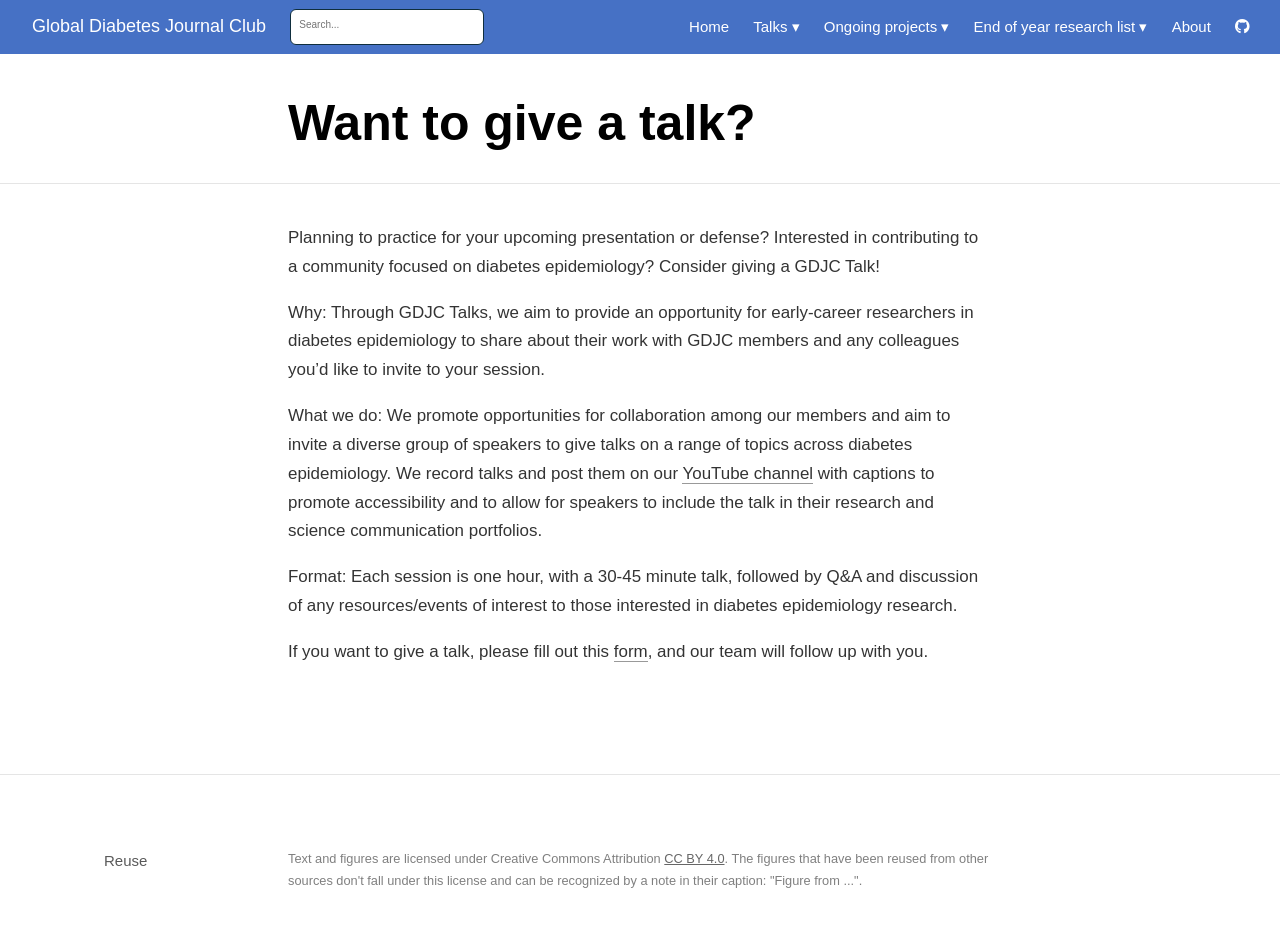
<file: want_to_give_a_talk.html>
<!DOCTYPE html>

<html xmlns="http://www.w3.org/1999/xhtml" lang="" xml:lang="">

<head>
  <meta charset="utf-8"/>
  <meta name="viewport" content="width=device-width, initial-scale=1"/>
  <meta http-equiv="X-UA-Compatible" content="IE=Edge,chrome=1"/>
  <meta name="generator" content="distill" />

  <style type="text/css">
  /* Hide doc at startup (prevent jankiness while JS renders/transforms) */
  body {
    visibility: hidden;
  }
  </style>

 <!--radix_placeholder_import_source-->
 <!--/radix_placeholder_import_source-->

<style type="text/css">code{white-space: pre;}</style>
<style type="text/css" data-origin="pandoc">
code.sourceCode > span { display: inline-block; line-height: 1.25; }
code.sourceCode > span { color: inherit; text-decoration: inherit; }
code.sourceCode > span:empty { height: 1.2em; }
.sourceCode { overflow: visible; }
code.sourceCode { white-space: pre; position: relative; }
div.sourceCode { margin: 1em 0; }
pre.sourceCode { margin: 0; }
@media screen {
div.sourceCode { overflow: auto; }
}
@media print {
code.sourceCode { white-space: pre-wrap; }
code.sourceCode > span { text-indent: -5em; padding-left: 5em; }
}
pre.numberSource code
  { counter-reset: source-line 0; }
pre.numberSource code > span
  { position: relative; left: -4em; counter-increment: source-line; }
pre.numberSource code > span > a:first-child::before
  { content: counter(source-line);
    position: relative; left: -1em; text-align: right; vertical-align: baseline;
    border: none; display: inline-block;
    -webkit-touch-callout: none; -webkit-user-select: none;
    -khtml-user-select: none; -moz-user-select: none;
    -ms-user-select: none; user-select: none;
    padding: 0 4px; width: 4em;
    color: #aaaaaa;
  }
pre.numberSource { margin-left: 3em; border-left: 1px solid #aaaaaa;  padding-left: 4px; }
div.sourceCode
  { color: #00769e; background-color: #f1f3f5; }
@media screen {
code.sourceCode > span > a:first-child::before { text-decoration: underline; }
}
code span. { color: #00769e; } /* Normal */
code span.al { color: #ad0000; } /* Alert */
code span.an { color: #5e5e5e; } /* Annotation */
code span.at { color: #657422; } /* Attribute */
code span.bn { color: #ad0000; } /* BaseN */
code span.bu { } /* BuiltIn */
code span.cf { color: #00769e; } /* ControlFlow */
code span.ch { color: #20794d; } /* Char */
code span.cn { color: #8f5902; } /* Constant */
code span.co { color: #5e5e5e; } /* Comment */
code span.cv { color: #5e5e5e; font-style: italic; } /* CommentVar */
code span.do { color: #5e5e5e; font-style: italic; } /* Documentation */
code span.dt { color: #ad0000; } /* DataType */
code span.dv { color: #ad0000; } /* DecVal */
code span.er { color: #ad0000; } /* Error */
code span.ex { } /* Extension */
code span.fl { color: #ad0000; } /* Float */
code span.fu { color: #4758ab; } /* Function */
code span.im { } /* Import */
code span.in { color: #5e5e5e; } /* Information */
code span.kw { color: #00769e; } /* Keyword */
code span.op { color: #5e5e5e; } /* Operator */
code span.ot { color: #00769e; } /* Other */
code span.pp { color: #ad0000; } /* Preprocessor */
code span.sc { color: #5e5e5e; } /* SpecialChar */
code span.ss { color: #20794d; } /* SpecialString */
code span.st { color: #20794d; } /* String */
code span.va { color: #111111; } /* Variable */
code span.vs { color: #20794d; } /* VerbatimString */
code span.wa { color: #5e5e5e; font-style: italic; } /* Warning */
</style>


  <!--radix_placeholder_meta_tags-->
  <title>Global Diabetes Journal Club: Want to give a talk?</title>
  
  
  <link rel="license" href="https://creativecommons.org/licenses/by/4.0/"/>
  
  
  <!--  https://developers.facebook.com/docs/sharing/webmasters#markup -->
  <meta property="og:title" content="Global Diabetes Journal Club: Want to give a talk?"/>
  <meta property="og:type" content="article"/>
  <meta property="og:locale" content="en_US"/>
  <meta property="og:site_name" content="Global Diabetes Journal Club"/>
  
  <!--  https://dev.twitter.com/cards/types/summary -->
  <meta property="twitter:card" content="summary"/>
  <meta property="twitter:title" content="Global Diabetes Journal Club: Want to give a talk?"/>
  
  <!--/radix_placeholder_meta_tags-->
  <!--radix_placeholder_rmarkdown_metadata-->
  
  <script type="text/json" id="radix-rmarkdown-metadata">
  {"type":"list","attributes":{"names":{"type":"character","attributes":{},"value":["title","output"]}},"value":[{"type":"character","attributes":{},"value":["Want to give a talk?"]},{"type":"list","attributes":{"names":{"type":"character","attributes":{},"value":["distill::distill_article"]}},"value":[{"type":"list","attributes":{"names":{"type":"character","attributes":{},"value":["self_contained"]}},"value":[{"type":"logical","attributes":{},"value":[false]}]}]}]}
  </script>
  <!--/radix_placeholder_rmarkdown_metadata-->
  <!--radix_placeholder_navigation_in_header-->
  <meta name="distill:offset" content=""/>
  
  <script type="application/javascript">
  
    window.headroom_prevent_pin = false;
  
    window.document.addEventListener("DOMContentLoaded", function (event) {
  
      // initialize headroom for banner
      var header = $('header').get(0);
      var headerHeight = header.offsetHeight;
      var headroom = new Headroom(header, {
        tolerance: 5,
        onPin : function() {
          if (window.headroom_prevent_pin) {
            window.headroom_prevent_pin = false;
            headroom.unpin();
          }
        }
      });
      headroom.init();
      if(window.location.hash)
        headroom.unpin();
      $(header).addClass('headroom--transition');
  
      // offset scroll location for banner on hash change
      // (see: https://github.com/WickyNilliams/headroom.js/issues/38)
      window.addEventListener("hashchange", function(event) {
        window.scrollTo(0, window.pageYOffset - (headerHeight + 25));
      });
  
      // responsive menu
      $('.distill-site-header').each(function(i, val) {
        var topnav = $(this);
        var toggle = topnav.find('.nav-toggle');
        toggle.on('click', function() {
          topnav.toggleClass('responsive');
        });
      });
  
      // nav dropdowns
      $('.nav-dropbtn').click(function(e) {
        $(this).next('.nav-dropdown-content').toggleClass('nav-dropdown-active');
        $(this).parent().siblings('.nav-dropdown')
           .children('.nav-dropdown-content').removeClass('nav-dropdown-active');
      });
      $("body").click(function(e){
        $('.nav-dropdown-content').removeClass('nav-dropdown-active');
      });
      $(".nav-dropdown").click(function(e){
        e.stopPropagation();
      });
    });
  </script>
  
  <style type="text/css">
  
  /* Theme (user-documented overrideables for nav appearance) */
  
  .distill-site-nav {
    color: rgba(255, 255, 255, 0.8);
    background-color: #0F2E3D;
    font-size: 15px;
    font-weight: 300;
  }
  
  .distill-site-nav a {
    color: inherit;
    text-decoration: none;
  }
  
  .distill-site-nav a:hover {
    color: white;
  }
  
  @media print {
    .distill-site-nav {
      display: none;
    }
  }
  
  .distill-site-header {
  
  }
  
  .distill-site-footer {
  
  }
  
  
  /* Site Header */
  
  .distill-site-header {
    width: 100%;
    box-sizing: border-box;
    z-index: 3;
  }
  
  .distill-site-header .nav-left {
    display: inline-block;
    margin-left: 8px;
  }
  
  @media screen and (max-width: 768px) {
    .distill-site-header .nav-left {
      margin-left: 0;
    }
  }
  
  
  .distill-site-header .nav-right {
    float: right;
    margin-right: 8px;
  }
  
  .distill-site-header a,
  .distill-site-header .title {
    display: inline-block;
    text-align: center;
    padding: 14px 10px 14px 10px;
  }
  
  .distill-site-header .title {
    font-size: 18px;
    min-width: 150px;
  }
  
  .distill-site-header .logo {
    padding: 0;
  }
  
  .distill-site-header .logo img {
    display: none;
    max-height: 20px;
    width: auto;
    margin-bottom: -4px;
  }
  
  .distill-site-header .nav-image img {
    max-height: 18px;
    width: auto;
    display: inline-block;
    margin-bottom: -3px;
  }
  
  
  
  @media screen and (min-width: 1000px) {
    .distill-site-header .logo img {
      display: inline-block;
    }
    .distill-site-header .nav-left {
      margin-left: 20px;
    }
    .distill-site-header .nav-right {
      margin-right: 20px;
    }
    .distill-site-header .title {
      padding-left: 12px;
    }
  }
  
  
  .distill-site-header .nav-toggle {
    display: none;
  }
  
  .nav-dropdown {
    display: inline-block;
    position: relative;
  }
  
  .nav-dropdown .nav-dropbtn {
    border: none;
    outline: none;
    color: rgba(255, 255, 255, 0.8);
    padding: 16px 10px;
    background-color: transparent;
    font-family: inherit;
    font-size: inherit;
    font-weight: inherit;
    margin: 0;
    margin-top: 1px;
    z-index: 2;
  }
  
  .nav-dropdown-content {
    display: none;
    position: absolute;
    background-color: white;
    min-width: 200px;
    border: 1px solid rgba(0,0,0,0.15);
    border-radius: 4px;
    box-shadow: 0px 8px 16px 0px rgba(0,0,0,0.1);
    z-index: 1;
    margin-top: 2px;
    white-space: nowrap;
    padding-top: 4px;
    padding-bottom: 4px;
  }
  
  .nav-dropdown-content hr {
    margin-top: 4px;
    margin-bottom: 4px;
    border: none;
    border-bottom: 1px solid rgba(0, 0, 0, 0.1);
  }
  
  .nav-dropdown-active {
    display: block;
  }
  
  .nav-dropdown-content a, .nav-dropdown-content .nav-dropdown-header {
    color: black;
    padding: 6px 24px;
    text-decoration: none;
    display: block;
    text-align: left;
  }
  
  .nav-dropdown-content .nav-dropdown-header {
    display: block;
    padding: 5px 24px;
    padding-bottom: 0;
    text-transform: uppercase;
    font-size: 14px;
    color: #999999;
    white-space: nowrap;
  }
  
  .nav-dropdown:hover .nav-dropbtn {
    color: white;
  }
  
  .nav-dropdown-content a:hover {
    background-color: #ddd;
    color: black;
  }
  
  .nav-right .nav-dropdown-content {
    margin-left: -45%;
    right: 0;
  }
  
  @media screen and (max-width: 768px) {
    .distill-site-header a, .distill-site-header .nav-dropdown  {display: none;}
    .distill-site-header a.nav-toggle {
      float: right;
      display: block;
    }
    .distill-site-header .title {
      margin-left: 0;
    }
    .distill-site-header .nav-right {
      margin-right: 0;
    }
    .distill-site-header {
      overflow: hidden;
    }
    .nav-right .nav-dropdown-content {
      margin-left: 0;
    }
  }
  
  
  @media screen and (max-width: 768px) {
    .distill-site-header.responsive {position: relative; min-height: 500px; }
    .distill-site-header.responsive a.nav-toggle {
      position: absolute;
      right: 0;
      top: 0;
    }
    .distill-site-header.responsive a,
    .distill-site-header.responsive .nav-dropdown {
      display: block;
      text-align: left;
    }
    .distill-site-header.responsive .nav-left,
    .distill-site-header.responsive .nav-right {
      width: 100%;
    }
    .distill-site-header.responsive .nav-dropdown {float: none;}
    .distill-site-header.responsive .nav-dropdown-content {position: relative;}
    .distill-site-header.responsive .nav-dropdown .nav-dropbtn {
      display: block;
      width: 100%;
      text-align: left;
    }
  }
  
  /* Site Footer */
  
  .distill-site-footer {
    width: 100%;
    overflow: hidden;
    box-sizing: border-box;
    z-index: 3;
    margin-top: 30px;
    padding-top: 30px;
    padding-bottom: 30px;
    text-align: center;
  }
  
  /* Headroom */
  
  d-title {
    padding-top: 6rem;
  }
  
  @media print {
    d-title {
      padding-top: 4rem;
    }
  }
  
  .headroom {
    z-index: 1000;
    position: fixed;
    top: 0;
    left: 0;
    right: 0;
  }
  
  .headroom--transition {
    transition: all .4s ease-in-out;
  }
  
  .headroom--unpinned {
    top: -100px;
  }
  
  .headroom--pinned {
    top: 0;
  }
  
  /* adjust viewport for navbar height */
  /* helps vertically center bootstrap (non-distill) content */
  .min-vh-100 {
    min-height: calc(100vh - 100px) !important;
  }
  
  </style>
  
  <script src="site_libs/jquery-3.6.0/jquery-3.6.0.min.js"></script>
  <link href="site_libs/font-awesome-5.1.0/css/all.css" rel="stylesheet"/>
  <link href="site_libs/font-awesome-5.1.0/css/v4-shims.css" rel="stylesheet"/>
  <script src="site_libs/headroom-0.9.4/headroom.min.js"></script>
  <script src="site_libs/autocomplete-0.37.1/autocomplete.min.js"></script>
  <script src="site_libs/fuse-6.4.1/fuse.min.js"></script>
  
  <script type="application/javascript">
  
  function getMeta(metaName) {
    var metas = document.getElementsByTagName('meta');
    for (let i = 0; i < metas.length; i++) {
      if (metas[i].getAttribute('name') === metaName) {
        return metas[i].getAttribute('content');
      }
    }
    return '';
  }
  
  function offsetURL(url) {
    var offset = getMeta('distill:offset');
    return offset ? offset + '/' + url : url;
  }
  
  function createFuseIndex() {
  
    // create fuse index
    var options = {
      keys: [
        { name: 'title', weight: 20 },
        { name: 'categories', weight: 15 },
        { name: 'description', weight: 10 },
        { name: 'contents', weight: 5 },
      ],
      ignoreLocation: true,
      threshold: 0
    };
    var fuse = new window.Fuse([], options);
  
    // fetch the main search.json
    return fetch(offsetURL('search.json'))
      .then(function(response) {
        if (response.status == 200) {
          return response.json().then(function(json) {
            // index main articles
            json.articles.forEach(function(article) {
              fuse.add(article);
            });
            // download collections and index their articles
            return Promise.all(json.collections.map(function(collection) {
              return fetch(offsetURL(collection)).then(function(response) {
                if (response.status === 200) {
                  return response.json().then(function(articles) {
                    articles.forEach(function(article) {
                      fuse.add(article);
                    });
                  })
                } else {
                  return Promise.reject(
                    new Error('Unexpected status from search index request: ' +
                              response.status)
                  );
                }
              });
            })).then(function() {
              return fuse;
            });
          });
  
        } else {
          return Promise.reject(
            new Error('Unexpected status from search index request: ' +
                        response.status)
          );
        }
      });
  }
  
  window.document.addEventListener("DOMContentLoaded", function (event) {
  
    // get search element (bail if we don't have one)
    var searchEl = window.document.getElementById('distill-search');
    if (!searchEl)
      return;
  
    createFuseIndex()
      .then(function(fuse) {
  
        // make search box visible
        searchEl.classList.remove('hidden');
  
        // initialize autocomplete
        var options = {
          autoselect: true,
          hint: false,
          minLength: 2,
        };
        window.autocomplete(searchEl, options, [{
          source: function(query, callback) {
            const searchOptions = {
              isCaseSensitive: false,
              shouldSort: true,
              minMatchCharLength: 2,
              limit: 10,
            };
            var results = fuse.search(query, searchOptions);
            callback(results
              .map(function(result) { return result.item; })
            );
          },
          templates: {
            suggestion: function(suggestion) {
              var img = suggestion.preview && Object.keys(suggestion.preview).length > 0
                ? `<img src="${offsetURL(suggestion.preview)}"</img>`
                : '';
              var html = `
                <div class="search-item">
                  <h3>${suggestion.title}</h3>
                  <div class="search-item-description">
                    ${suggestion.description || ''}
                  </div>
                  <div class="search-item-preview">
                    ${img}
                  </div>
                </div>
              `;
              return html;
            }
          }
        }]).on('autocomplete:selected', function(event, suggestion) {
          window.location.href = offsetURL(suggestion.path);
        });
        // remove inline display style on autocompleter (we want to
        // manage responsive display via css)
        $('.algolia-autocomplete').css("display", "");
      })
      .catch(function(error) {
        console.log(error);
      });
  
  });
  
  </script>
  
  <style type="text/css">
  
  .nav-search {
    font-size: x-small;
  }
  
  /* Algolioa Autocomplete */
  
  .algolia-autocomplete {
    display: inline-block;
    margin-left: 10px;
    vertical-align: sub;
    background-color: white;
    color: black;
    padding: 6px;
    padding-top: 8px;
    padding-bottom: 0;
    border-radius: 6px;
    border: 1px #0F2E3D solid;
    width: 180px;
  }
  
  
  @media screen and (max-width: 768px) {
    .distill-site-nav .algolia-autocomplete {
      display: none;
      visibility: hidden;
    }
    .distill-site-nav.responsive .algolia-autocomplete {
      display: inline-block;
      visibility: visible;
    }
    .distill-site-nav.responsive .algolia-autocomplete .aa-dropdown-menu {
      margin-left: 0;
      width: 400px;
      max-height: 400px;
    }
  }
  
  .algolia-autocomplete .aa-input, .algolia-autocomplete .aa-hint {
    width: 90%;
    outline: none;
    border: none;
  }
  
  .algolia-autocomplete .aa-hint {
    color: #999;
  }
  .algolia-autocomplete .aa-dropdown-menu {
    width: 550px;
    max-height: 70vh;
    overflow-x: visible;
    overflow-y: scroll;
    padding: 5px;
    margin-top: 3px;
    margin-left: -150px;
    background-color: #fff;
    border-radius: 5px;
    border: 1px solid #999;
    border-top: none;
  }
  
  .algolia-autocomplete .aa-dropdown-menu .aa-suggestion {
    cursor: pointer;
    padding: 5px 4px;
    border-bottom: 1px solid #eee;
  }
  
  .algolia-autocomplete .aa-dropdown-menu .aa-suggestion:last-of-type {
    border-bottom: none;
    margin-bottom: 2px;
  }
  
  .algolia-autocomplete .aa-dropdown-menu .aa-suggestion .search-item {
    overflow: hidden;
    font-size: 0.8em;
    line-height: 1.4em;
  }
  
  .algolia-autocomplete .aa-dropdown-menu .aa-suggestion .search-item h3 {
    font-size: 1rem;
    margin-block-start: 0;
    margin-block-end: 5px;
  }
  
  .algolia-autocomplete .aa-dropdown-menu .aa-suggestion .search-item-description {
    display: inline-block;
    overflow: hidden;
    height: 2.8em;
    width: 80%;
    margin-right: 4%;
  }
  
  .algolia-autocomplete .aa-dropdown-menu .aa-suggestion .search-item-preview {
    display: inline-block;
    width: 15%;
  }
  
  .algolia-autocomplete .aa-dropdown-menu .aa-suggestion .search-item-preview img {
    height: 3em;
    width: auto;
    display: none;
  }
  
  .algolia-autocomplete .aa-dropdown-menu .aa-suggestion .search-item-preview img[src] {
    display: initial;
  }
  
  .algolia-autocomplete .aa-dropdown-menu .aa-suggestion.aa-cursor {
    background-color: #eee;
  }
  .algolia-autocomplete .aa-dropdown-menu .aa-suggestion em {
    font-weight: bold;
    font-style: normal;
  }
  
  </style>
  
  
  <!--/radix_placeholder_navigation_in_header-->
  <!--radix_placeholder_distill-->
  
  <style type="text/css">
  
  body {
    background-color: white;
  }
  
  .pandoc-table {
    width: 100%;
  }
  
  .pandoc-table>caption {
    margin-bottom: 10px;
  }
  
  .pandoc-table th:not([align]) {
    text-align: left;
  }
  
  .pagedtable-footer {
    font-size: 15px;
  }
  
  d-byline .byline {
    grid-template-columns: 2fr 2fr;
  }
  
  d-byline .byline h3 {
    margin-block-start: 1.5em;
  }
  
  d-byline .byline .authors-affiliations h3 {
    margin-block-start: 0.5em;
  }
  
  .authors-affiliations .orcid-id {
    width: 16px;
    height:16px;
    margin-left: 4px;
    margin-right: 4px;
    vertical-align: middle;
    padding-bottom: 2px;
  }
  
  d-title .dt-tags {
    margin-top: 1em;
    grid-column: text;
  }
  
  .dt-tags .dt-tag {
    text-decoration: none;
    display: inline-block;
    color: rgba(0,0,0,0.6);
    padding: 0em 0.4em;
    margin-right: 0.5em;
    margin-bottom: 0.4em;
    font-size: 70%;
    border: 1px solid rgba(0,0,0,0.2);
    border-radius: 3px;
    text-transform: uppercase;
    font-weight: 500;
  }
  
  d-article table.gt_table td,
  d-article table.gt_table th {
    border-bottom: none;
  }
  
  .html-widget {
    margin-bottom: 2.0em;
  }
  
  .l-screen-inset {
    padding-right: 16px;
  }
  
  .l-screen .caption {
    margin-left: 10px;
  }
  
  .shaded {
    background: rgb(247, 247, 247);
    padding-top: 20px;
    padding-bottom: 20px;
    border-top: 1px solid rgba(0, 0, 0, 0.1);
    border-bottom: 1px solid rgba(0, 0, 0, 0.1);
  }
  
  .shaded .html-widget {
    margin-bottom: 0;
    border: 1px solid rgba(0, 0, 0, 0.1);
  }
  
  .shaded .shaded-content {
    background: white;
  }
  
  .text-output {
    margin-top: 0;
    line-height: 1.5em;
  }
  
  .hidden {
    display: none !important;
  }
  
  d-article {
    padding-top: 2.5rem;
    padding-bottom: 30px;
  }
  
  d-appendix {
    padding-top: 30px;
  }
  
  d-article>p>img {
    width: 100%;
  }
  
  d-article h2 {
    margin: 1rem 0 1.5rem 0;
  }
  
  d-article h3 {
    margin-top: 1.5rem;
  }
  
  d-article iframe {
    border: 1px solid rgba(0, 0, 0, 0.1);
    margin-bottom: 2.0em;
    width: 100%;
  }
  
  /* Tweak code blocks */
  
  d-article div.sourceCode code,
  d-article pre code {
    font-family: Consolas, Monaco, 'Andale Mono', 'Ubuntu Mono', monospace;
  }
  
  d-article pre,
  d-article div.sourceCode,
  d-article div.sourceCode pre {
    overflow: auto;
  }
  
  d-article div.sourceCode {
    background-color: white;
  }
  
  d-article div.sourceCode pre {
    padding-left: 10px;
    font-size: 12px;
    border-left: 2px solid rgba(0,0,0,0.1);
  }
  
  d-article pre {
    font-size: 12px;
    color: black;
    background: none;
    margin-top: 0;
    text-align: left;
    white-space: pre;
    word-spacing: normal;
    word-break: normal;
    word-wrap: normal;
    line-height: 1.5;
  
    -moz-tab-size: 4;
    -o-tab-size: 4;
    tab-size: 4;
  
    -webkit-hyphens: none;
    -moz-hyphens: none;
    -ms-hyphens: none;
    hyphens: none;
  }
  
  d-article pre a {
    border-bottom: none;
  }
  
  d-article pre a:hover {
    border-bottom: none;
    text-decoration: underline;
  }
  
  d-article details {
    grid-column: text;
    margin-bottom: 0.8em;
  }
  
  @media(min-width: 768px) {
  
  d-article pre,
  d-article div.sourceCode,
  d-article div.sourceCode pre {
    overflow: visible !important;
  }
  
  d-article div.sourceCode pre {
    padding-left: 18px;
    font-size: 14px;
  }
  
  d-article pre {
    font-size: 14px;
  }
  
  }
  
  figure img.external {
    background: white;
    border: 1px solid rgba(0, 0, 0, 0.1);
    box-shadow: 0 1px 8px rgba(0, 0, 0, 0.1);
    padding: 18px;
    box-sizing: border-box;
  }
  
  /* CSS for d-contents */
  
  .d-contents {
    grid-column: text;
    color: rgba(0,0,0,0.8);
    font-size: 0.9em;
    padding-bottom: 1em;
    margin-bottom: 1em;
    padding-bottom: 0.5em;
    margin-bottom: 1em;
    padding-left: 0.25em;
    justify-self: start;
  }
  
  @media(min-width: 1000px) {
    .d-contents.d-contents-float {
      height: 0;
      grid-column-start: 1;
      grid-column-end: 4;
      justify-self: center;
      padding-right: 3em;
      padding-left: 2em;
    }
  }
  
  .d-contents nav h3 {
    font-size: 18px;
    margin-top: 0;
    margin-bottom: 1em;
  }
  
  .d-contents li {
    list-style-type: none
  }
  
  .d-contents nav > ul {
    padding-left: 0;
  }
  
  .d-contents ul {
    padding-left: 1em
  }
  
  .d-contents nav ul li {
    margin-top: 0.6em;
    margin-bottom: 0.2em;
  }
  
  .d-contents nav a {
    font-size: 13px;
    border-bottom: none;
    text-decoration: none
    color: rgba(0, 0, 0, 0.8);
  }
  
  .d-contents nav a:hover {
    text-decoration: underline solid rgba(0, 0, 0, 0.6)
  }
  
  .d-contents nav > ul > li > a {
    font-weight: 600;
  }
  
  .d-contents nav > ul > li > ul {
    font-weight: inherit;
  }
  
  .d-contents nav > ul > li > ul > li {
    margin-top: 0.2em;
  }
  
  
  .d-contents nav ul {
    margin-top: 0;
    margin-bottom: 0.25em;
  }
  
  .d-article-with-toc h2:nth-child(2) {
    margin-top: 0;
  }
  
  
  /* Figure */
  
  .figure {
    position: relative;
    margin-bottom: 2.5em;
    margin-top: 1.5em;
  }
  
  .figure .caption {
    color: rgba(0, 0, 0, 0.6);
    font-size: 12px;
    line-height: 1.5em;
  }
  
  .figure img.external {
    background: white;
    border: 1px solid rgba(0, 0, 0, 0.1);
    box-shadow: 0 1px 8px rgba(0, 0, 0, 0.1);
    padding: 18px;
    box-sizing: border-box;
  }
  
  .figure .caption a {
    color: rgba(0, 0, 0, 0.6);
  }
  
  .figure .caption b,
  .figure .caption strong, {
    font-weight: 600;
    color: rgba(0, 0, 0, 1.0);
  }
  
  /* Citations */
  
  d-article .citation {
    color: inherit;
    cursor: inherit;
  }
  
  div.hanging-indent{
    margin-left: 1em; text-indent: -1em;
  }
  
  /* Citation hover box */
  
  .tippy-box[data-theme~=light-border] {
    background-color: rgba(250, 250, 250, 0.95);
  }
  
  .tippy-content > p {
    margin-bottom: 0;
    padding: 2px;
  }
  
  
  /* Tweak 1000px media break to show more text */
  
  @media(min-width: 1000px) {
    .base-grid,
    distill-header,
    d-title,
    d-abstract,
    d-article,
    d-appendix,
    distill-appendix,
    d-byline,
    d-footnote-list,
    d-citation-list,
    distill-footer {
      grid-template-columns: [screen-start] 1fr [page-start kicker-start] 80px [middle-start] 50px [text-start kicker-end] 65px 65px 65px 65px 65px 65px 65px 65px [text-end gutter-start] 65px [middle-end] 65px [page-end gutter-end] 1fr [screen-end];
      grid-column-gap: 16px;
    }
  
    .grid {
      grid-column-gap: 16px;
    }
  
    d-article {
      font-size: 1.06rem;
      line-height: 1.7em;
    }
    figure .caption, .figure .caption, figure figcaption {
      font-size: 13px;
    }
  }
  
  @media(min-width: 1180px) {
    .base-grid,
    distill-header,
    d-title,
    d-abstract,
    d-article,
    d-appendix,
    distill-appendix,
    d-byline,
    d-footnote-list,
    d-citation-list,
    distill-footer {
      grid-template-columns: [screen-start] 1fr [page-start kicker-start] 60px [middle-start] 60px [text-start kicker-end] 60px 60px 60px 60px 60px 60px 60px 60px [text-end gutter-start] 60px [middle-end] 60px [page-end gutter-end] 1fr [screen-end];
      grid-column-gap: 32px;
    }
  
    .grid {
      grid-column-gap: 32px;
    }
  }
  
  
  /* Get the citation styles for the appendix (not auto-injected on render since
     we do our own rendering of the citation appendix) */
  
  d-appendix .citation-appendix,
  .d-appendix .citation-appendix {
    font-size: 11px;
    line-height: 15px;
    border-left: 1px solid rgba(0, 0, 0, 0.1);
    padding-left: 18px;
    border: 1px solid rgba(0,0,0,0.1);
    background: rgba(0, 0, 0, 0.02);
    padding: 10px 18px;
    border-radius: 3px;
    color: rgba(150, 150, 150, 1);
    overflow: hidden;
    margin-top: -12px;
    white-space: pre-wrap;
    word-wrap: break-word;
  }
  
  /* Include appendix styles here so they can be overridden */
  
  d-appendix {
    contain: layout style;
    font-size: 0.8em;
    line-height: 1.7em;
    margin-top: 60px;
    margin-bottom: 0;
    border-top: 1px solid rgba(0, 0, 0, 0.1);
    color: rgba(0,0,0,0.5);
    padding-top: 60px;
    padding-bottom: 48px;
  }
  
  d-appendix h3 {
    grid-column: page-start / text-start;
    font-size: 15px;
    font-weight: 500;
    margin-top: 1em;
    margin-bottom: 0;
    color: rgba(0,0,0,0.65);
  }
  
  d-appendix h3 + * {
    margin-top: 1em;
  }
  
  d-appendix ol {
    padding: 0 0 0 15px;
  }
  
  @media (min-width: 768px) {
    d-appendix ol {
      padding: 0 0 0 30px;
      margin-left: -30px;
    }
  }
  
  d-appendix li {
    margin-bottom: 1em;
  }
  
  d-appendix a {
    color: rgba(0, 0, 0, 0.6);
  }
  
  d-appendix > * {
    grid-column: text;
  }
  
  d-appendix > d-footnote-list,
  d-appendix > d-citation-list,
  d-appendix > distill-appendix {
    grid-column: screen;
  }
  
  /* Include footnote styles here so they can be overridden */
  
  d-footnote-list {
    contain: layout style;
  }
  
  d-footnote-list > * {
    grid-column: text;
  }
  
  d-footnote-list a.footnote-backlink {
    color: rgba(0,0,0,0.3);
    padding-left: 0.5em;
  }
  
  
  
  /* Anchor.js */
  
  .anchorjs-link {
    /*transition: all .25s linear; */
    text-decoration: none;
    border-bottom: none;
  }
  *:hover > .anchorjs-link {
    margin-left: -1.125em !important;
    text-decoration: none;
    border-bottom: none;
  }
  
  /* Social footer */
  
  .social_footer {
    margin-top: 30px;
    margin-bottom: 0;
    color: rgba(0,0,0,0.67);
  }
  
  .disqus-comments {
    margin-right: 30px;
  }
  
  .disqus-comment-count {
    border-bottom: 1px solid rgba(0, 0, 0, 0.4);
    cursor: pointer;
  }
  
  #disqus_thread {
    margin-top: 30px;
  }
  
  .article-sharing a {
    border-bottom: none;
    margin-right: 8px;
  }
  
  .article-sharing a:hover {
    border-bottom: none;
  }
  
  .sidebar-section.subscribe {
    font-size: 12px;
    line-height: 1.6em;
  }
  
  .subscribe p {
    margin-bottom: 0.5em;
  }
  
  
  .article-footer .subscribe {
    font-size: 15px;
    margin-top: 45px;
  }
  
  
  .sidebar-section.custom {
    font-size: 12px;
    line-height: 1.6em;
  }
  
  .custom p {
    margin-bottom: 0.5em;
  }
  
  /* Styles for listing layout (hide title) */
  .layout-listing d-title, .layout-listing .d-title {
    display: none;
  }
  
  /* Styles for posts lists (not auto-injected) */
  
  
  .posts-with-sidebar {
    padding-left: 45px;
    padding-right: 45px;
  }
  
  .posts-list .description h2,
  .posts-list .description p {
    font-family: -apple-system, BlinkMacSystemFont, "Segoe UI", Roboto, Oxygen, Ubuntu, Cantarell, "Fira Sans", "Droid Sans", "Helvetica Neue", Arial, sans-serif;
  }
  
  .posts-list .description h2 {
    font-weight: 700;
    border-bottom: none;
    padding-bottom: 0;
  }
  
  .posts-list h2.post-tag {
    border-bottom: 1px solid rgba(0, 0, 0, 0.2);
    padding-bottom: 12px;
  }
  .posts-list {
    margin-top: 60px;
    margin-bottom: 24px;
  }
  
  .posts-list .post-preview {
    text-decoration: none;
    overflow: hidden;
    display: block;
    border-bottom: 1px solid rgba(0, 0, 0, 0.1);
    padding: 24px 0;
  }
  
  .post-preview-last {
    border-bottom: none !important;
  }
  
  .posts-list .posts-list-caption {
    grid-column: screen;
    font-weight: 400;
  }
  
  .posts-list .post-preview h2 {
    margin: 0 0 6px 0;
    line-height: 1.2em;
    font-style: normal;
    font-size: 24px;
  }
  
  .posts-list .post-preview p {
    margin: 0 0 12px 0;
    line-height: 1.4em;
    font-size: 16px;
  }
  
  .posts-list .post-preview .thumbnail {
    box-sizing: border-box;
    margin-bottom: 24px;
    position: relative;
    max-width: 500px;
  }
  .posts-list .post-preview img {
    width: 100%;
    display: block;
  }
  
  .posts-list .metadata {
    font-size: 12px;
    line-height: 1.4em;
    margin-bottom: 18px;
  }
  
  .posts-list .metadata > * {
    display: inline-block;
  }
  
  .posts-list .metadata .publishedDate {
    margin-right: 2em;
  }
  
  .posts-list .metadata .dt-authors {
    display: block;
    margin-top: 0.3em;
    margin-right: 2em;
  }
  
  .posts-list .dt-tags {
    display: block;
    line-height: 1em;
  }
  
  .posts-list .dt-tags .dt-tag {
    display: inline-block;
    color: rgba(0,0,0,0.6);
    padding: 0.3em 0.4em;
    margin-right: 0.2em;
    margin-bottom: 0.4em;
    font-size: 60%;
    border: 1px solid rgba(0,0,0,0.2);
    border-radius: 3px;
    text-transform: uppercase;
    font-weight: 500;
  }
  
  .posts-list img {
    opacity: 1;
  }
  
  .posts-list img[data-src] {
    opacity: 0;
  }
  
  .posts-more {
    clear: both;
  }
  
  
  .posts-sidebar {
    font-size: 16px;
  }
  
  .posts-sidebar h3 {
    font-size: 16px;
    margin-top: 0;
    margin-bottom: 0.5em;
    font-weight: 400;
    text-transform: uppercase;
  }
  
  .sidebar-section {
    margin-bottom: 30px;
  }
  
  .categories ul {
    list-style-type: none;
    margin: 0;
    padding: 0;
  }
  
  .categories li {
    color: rgba(0, 0, 0, 0.8);
    margin-bottom: 0;
  }
  
  .categories li>a {
    border-bottom: none;
  }
  
  .categories li>a:hover {
    border-bottom: 1px solid rgba(0, 0, 0, 0.4);
  }
  
  .categories .active {
    font-weight: 600;
  }
  
  .categories .category-count {
    color: rgba(0, 0, 0, 0.4);
  }
  
  
  @media(min-width: 768px) {
    .posts-list .post-preview h2 {
      font-size: 26px;
    }
    .posts-list .post-preview .thumbnail {
      float: right;
      width: 30%;
      margin-bottom: 0;
    }
    .posts-list .post-preview .description {
      float: left;
      width: 45%;
    }
    .posts-list .post-preview .metadata {
      float: left;
      width: 20%;
      margin-top: 8px;
    }
    .posts-list .post-preview p {
      margin: 0 0 12px 0;
      line-height: 1.5em;
      font-size: 16px;
    }
    .posts-with-sidebar .posts-list {
      float: left;
      width: 75%;
    }
    .posts-with-sidebar .posts-sidebar {
      float: right;
      width: 20%;
      margin-top: 60px;
      padding-top: 24px;
      padding-bottom: 24px;
    }
  }
  
  
  /* Improve display for browsers without grid (IE/Edge <= 15) */
  
  .downlevel {
    line-height: 1.6em;
    font-family: -apple-system, BlinkMacSystemFont, "Segoe UI", Roboto, Oxygen, Ubuntu, Cantarell, "Fira Sans", "Droid Sans", "Helvetica Neue", Arial, sans-serif;
    margin: 0;
  }
  
  .downlevel .d-title {
    padding-top: 6rem;
    padding-bottom: 1.5rem;
  }
  
  .downlevel .d-title h1 {
    font-size: 50px;
    font-weight: 700;
    line-height: 1.1em;
    margin: 0 0 0.5rem;
  }
  
  .downlevel .d-title p {
    font-weight: 300;
    font-size: 1.2rem;
    line-height: 1.55em;
    margin-top: 0;
  }
  
  .downlevel .d-byline {
    padding-top: 0.8em;
    padding-bottom: 0.8em;
    font-size: 0.8rem;
    line-height: 1.8em;
  }
  
  .downlevel .section-separator {
    border: none;
    border-top: 1px solid rgba(0, 0, 0, 0.1);
  }
  
  .downlevel .d-article {
    font-size: 1.06rem;
    line-height: 1.7em;
    padding-top: 1rem;
    padding-bottom: 2rem;
  }
  
  
  .downlevel .d-appendix {
    padding-left: 0;
    padding-right: 0;
    max-width: none;
    font-size: 0.8em;
    line-height: 1.7em;
    margin-bottom: 0;
    color: rgba(0,0,0,0.5);
    padding-top: 40px;
    padding-bottom: 48px;
  }
  
  .downlevel .footnotes ol {
    padding-left: 13px;
  }
  
  .downlevel .base-grid,
  .downlevel .distill-header,
  .downlevel .d-title,
  .downlevel .d-abstract,
  .downlevel .d-article,
  .downlevel .d-appendix,
  .downlevel .distill-appendix,
  .downlevel .d-byline,
  .downlevel .d-footnote-list,
  .downlevel .d-citation-list,
  .downlevel .distill-footer,
  .downlevel .appendix-bottom,
  .downlevel .posts-container {
    padding-left: 40px;
    padding-right: 40px;
  }
  
  @media(min-width: 768px) {
    .downlevel .base-grid,
    .downlevel .distill-header,
    .downlevel .d-title,
    .downlevel .d-abstract,
    .downlevel .d-article,
    .downlevel .d-appendix,
    .downlevel .distill-appendix,
    .downlevel .d-byline,
    .downlevel .d-footnote-list,
    .downlevel .d-citation-list,
    .downlevel .distill-footer,
    .downlevel .appendix-bottom,
    .downlevel .posts-container {
    padding-left: 150px;
    padding-right: 150px;
    max-width: 900px;
  }
  }
  
  .downlevel pre code {
    display: block;
    border-left: 2px solid rgba(0, 0, 0, .1);
    padding: 0 0 0 20px;
    font-size: 14px;
  }
  
  .downlevel code, .downlevel pre {
    color: black;
    background: none;
    font-family: Consolas, Monaco, 'Andale Mono', 'Ubuntu Mono', monospace;
    text-align: left;
    white-space: pre;
    word-spacing: normal;
    word-break: normal;
    word-wrap: normal;
    line-height: 1.5;
  
    -moz-tab-size: 4;
    -o-tab-size: 4;
    tab-size: 4;
  
    -webkit-hyphens: none;
    -moz-hyphens: none;
    -ms-hyphens: none;
    hyphens: none;
  }
  
  .downlevel .posts-list .post-preview {
    color: inherit;
  }
  
  
  
  </style>
  
  <script type="application/javascript">
  
  function is_downlevel_browser() {
    if (bowser.isUnsupportedBrowser({ msie: "12", msedge: "16"},
                                   window.navigator.userAgent)) {
      return true;
    } else {
      return window.load_distill_framework === undefined;
    }
  }
  
  // show body when load is complete
  function on_load_complete() {
  
    // add anchors
    if (window.anchors) {
      window.anchors.options.placement = 'left';
      window.anchors.add('d-article > h2, d-article > h3, d-article > h4, d-article > h5');
    }
  
  
    // set body to visible
    document.body.style.visibility = 'visible';
  
    // force redraw for leaflet widgets
    if (window.HTMLWidgets) {
      var maps = window.HTMLWidgets.findAll(".leaflet");
      $.each(maps, function(i, el) {
        var map = this.getMap();
        map.invalidateSize();
        map.eachLayer(function(layer) {
          if (layer instanceof L.TileLayer)
            layer.redraw();
        });
      });
    }
  
    // trigger 'shown' so htmlwidgets resize
    $('d-article').trigger('shown');
  }
  
  function init_distill() {
  
    init_common();
  
    // create front matter
    var front_matter = $('<d-front-matter></d-front-matter>');
    $('#distill-front-matter').wrap(front_matter);
  
    // create d-title
    $('.d-title').changeElementType('d-title');
  
    // create d-byline
    var byline = $('<d-byline></d-byline>');
    $('.d-byline').replaceWith(byline);
  
    // create d-article
    var article = $('<d-article></d-article>');
    $('.d-article').wrap(article).children().unwrap();
  
    // move posts container into article
    $('.posts-container').appendTo($('d-article'));
  
    // create d-appendix
    $('.d-appendix').changeElementType('d-appendix');
  
    // flag indicating that we have appendix items
    var appendix = $('.appendix-bottom').children('h3').length > 0;
  
    // replace footnotes with <d-footnote>
    $('.footnote-ref').each(function(i, val) {
      appendix = true;
      var href = $(this).attr('href');
      var id = href.replace('#', '');
      var fn = $('#' + id);
      var fn_p = $('#' + id + '>p');
      fn_p.find('.footnote-back').remove();
      var text = fn_p.html();
      var dtfn = $('<d-footnote></d-footnote>');
      dtfn.html(text);
      $(this).replaceWith(dtfn);
    });
    // remove footnotes
    $('.footnotes').remove();
  
    // move refs into #references-listing
    $('#references-listing').replaceWith($('#refs'));
  
    $('h1.appendix, h2.appendix').each(function(i, val) {
      $(this).changeElementType('h3');
    });
    $('h3.appendix').each(function(i, val) {
      var id = $(this).attr('id');
      $('.d-contents a[href="#' + id + '"]').parent().remove();
      appendix = true;
      $(this).nextUntil($('h1, h2, h3')).addBack().appendTo($('d-appendix'));
    });
  
    // show d-appendix if we have appendix content
    $("d-appendix").css('display', appendix ? 'grid' : 'none');
  
    // localize layout chunks to just output
    $('.layout-chunk').each(function(i, val) {
  
      // capture layout
      var layout = $(this).attr('data-layout');
  
      // apply layout to markdown level block elements
      var elements = $(this).children().not('details, div.sourceCode, pre, script');
      elements.each(function(i, el) {
        var layout_div = $('<div class="' + layout + '"></div>');
        if (layout_div.hasClass('shaded')) {
          var shaded_content = $('<div class="shaded-content"></div>');
          $(this).wrap(shaded_content);
          $(this).parent().wrap(layout_div);
        } else {
          $(this).wrap(layout_div);
        }
      });
  
  
      // unwrap the layout-chunk div
      $(this).children().unwrap();
    });
  
    // remove code block used to force  highlighting css
    $('.distill-force-highlighting-css').parent().remove();
  
    // remove empty line numbers inserted by pandoc when using a
    // custom syntax highlighting theme
    $('code.sourceCode a:empty').remove();
  
    // load distill framework
    load_distill_framework();
  
    // wait for window.distillRunlevel == 4 to do post processing
    function distill_post_process() {
  
      if (!window.distillRunlevel || window.distillRunlevel < 4)
        return;
  
      // hide author/affiliations entirely if we have no authors
      var front_matter = JSON.parse($("#distill-front-matter").html());
      var have_authors = front_matter.authors && front_matter.authors.length > 0;
      if (!have_authors)
        $('d-byline').addClass('hidden');
  
      // article with toc class
      $('.d-contents').parent().addClass('d-article-with-toc');
  
      // strip links that point to #
      $('.authors-affiliations').find('a[href="#"]').removeAttr('href');
  
      // add orcid ids
      $('.authors-affiliations').find('.author').each(function(i, el) {
        var orcid_id = front_matter.authors[i].orcidID;
        if (orcid_id) {
          var a = $('<a></a>');
          a.attr('href', 'https://orcid.org/' + orcid_id);
          var img = $('<img></img>');
          img.addClass('orcid-id');
          img.attr('alt', 'ORCID ID');
          img.attr('src','[data-uri]');
          a.append(img);
          $(this).append(a);
        }
      });
  
      // hide elements of author/affiliations grid that have no value
      function hide_byline_column(caption) {
        $('d-byline').find('h3:contains("' + caption + '")').parent().css('visibility', 'hidden');
      }
  
      // affiliations
      var have_affiliations = false;
      for (var i = 0; i<front_matter.authors.length; ++i) {
        var author = front_matter.authors[i];
        if (author.affiliation !== "&nbsp;") {
          have_affiliations = true;
          break;
        }
      }
      if (!have_affiliations)
        $('d-byline').find('h3:contains("Affiliations")').css('visibility', 'hidden');
  
      // published date
      if (!front_matter.publishedDate)
        hide_byline_column("Published");
  
      // document object identifier
      var doi = $('d-byline').find('h3:contains("DOI")');
      var doi_p = doi.next().empty();
      if (!front_matter.doi) {
        // if we have a citation and valid citationText then link to that
        if ($('#citation').length > 0 && front_matter.citationText) {
          doi.html('Citation');
          $('<a href="#citation"></a>')
            .text(front_matter.citationText)
            .appendTo(doi_p);
        } else {
          hide_byline_column("DOI");
        }
      } else {
        $('<a></a>')
           .attr('href', "https://doi.org/" + front_matter.doi)
           .html(front_matter.doi)
           .appendTo(doi_p);
      }
  
       // change plural form of authors/affiliations
      if (front_matter.authors.length === 1) {
        var grid = $('.authors-affiliations');
        grid.children('h3:contains("Authors")').text('Author');
        grid.children('h3:contains("Affiliations")').text('Affiliation');
      }
  
      // remove d-appendix and d-footnote-list local styles
      $('d-appendix > style:first-child').remove();
      $('d-footnote-list > style:first-child').remove();
  
      // move appendix-bottom entries to the bottom
      $('.appendix-bottom').appendTo('d-appendix').children().unwrap();
      $('.appendix-bottom').remove();
  
      // hoverable references
      $('span.citation[data-cites]').each(function() {
        if ($(this).children()[0].nodeName == "D-FOOTNOTE") {
          var fn = $(this).children()[0]
          $(this).html(fn.shadowRoot.querySelector("sup"))
          $(this).id = fn.id
          fn.remove()
        }
        var refs = $(this).attr('data-cites').split(" ");
        var refHtml = refs.map(function(ref) {
          return "<p>" + $('#ref-' + ref).html() + "</p>";
        }).join("\n");
        window.tippy(this, {
          allowHTML: true,
          content: refHtml,
          maxWidth: 500,
          interactive: true,
          interactiveBorder: 10,
          theme: 'light-border',
          placement: 'bottom-start'
        });
      });
  
      // fix footnotes in tables (#411)
      // replacing broken distill.pub feature
      $('table d-footnote').each(function() {
        // we replace internal showAtNode methode which is triggered when hovering a footnote
        this.hoverBox.showAtNode = function(node) {
          // ported from https://github.com/distillpub/template/pull/105/files
          calcOffset = function(elem) {
              let x = elem.offsetLeft;
              let y = elem.offsetTop;
              // Traverse upwards until an `absolute` element is found or `elem`
              // becomes null.
              while (elem = elem.offsetParent && elem.style.position != 'absolute') {
                  x += elem.offsetLeft;
                  y += elem.offsetTop;
              }
  
              return { left: x, top: y };
          }
          // https://developer.mozilla.org/en-US/docs/Web/API/HTMLElement/offsetTop
          const bbox = node.getBoundingClientRect();
          const offset = calcOffset(node);
          this.show([offset.left + bbox.width, offset.top + bbox.height]);
        }
      })
  
      // clear polling timer
      clearInterval(tid);
  
      // show body now that everything is ready
      on_load_complete();
    }
  
    var tid = setInterval(distill_post_process, 50);
    distill_post_process();
  
  }
  
  function init_downlevel() {
  
    init_common();
  
     // insert hr after d-title
    $('.d-title').after($('<hr class="section-separator"/>'));
  
    // check if we have authors
    var front_matter = JSON.parse($("#distill-front-matter").html());
    var have_authors = front_matter.authors && front_matter.authors.length > 0;
  
    // manage byline/border
    if (!have_authors)
      $('.d-byline').remove();
    $('.d-byline').after($('<hr class="section-separator"/>'));
    $('.d-byline a').remove();
  
    // remove toc
    $('.d-contents').remove();
  
    // move appendix elements
    $('h1.appendix, h2.appendix').each(function(i, val) {
      $(this).changeElementType('h3');
    });
    $('h3.appendix').each(function(i, val) {
      $(this).nextUntil($('h1, h2, h3')).addBack().appendTo($('.d-appendix'));
    });
  
  
    // inject headers into references and footnotes
    var refs_header = $('<h3></h3>');
    refs_header.text('References');
    $('#refs').prepend(refs_header);
  
    var footnotes_header = $('<h3></h3');
    footnotes_header.text('Footnotes');
    $('.footnotes').children('hr').first().replaceWith(footnotes_header);
  
    // move appendix-bottom entries to the bottom
    $('.appendix-bottom').appendTo('.d-appendix').children().unwrap();
    $('.appendix-bottom').remove();
  
    // remove appendix if it's empty
    if ($('.d-appendix').children().length === 0)
      $('.d-appendix').remove();
  
    // prepend separator above appendix
    $('.d-appendix').before($('<hr class="section-separator" style="clear: both"/>'));
  
    // trim code
    $('pre>code').each(function(i, val) {
      $(this).html($.trim($(this).html()));
    });
  
    // move posts-container right before article
    $('.posts-container').insertBefore($('.d-article'));
  
    $('body').addClass('downlevel');
  
    on_load_complete();
  }
  
  
  function init_common() {
  
    // jquery plugin to change element types
    (function($) {
      $.fn.changeElementType = function(newType) {
        var attrs = {};
  
        $.each(this[0].attributes, function(idx, attr) {
          attrs[attr.nodeName] = attr.nodeValue;
        });
  
        this.replaceWith(function() {
          return $("<" + newType + "/>", attrs).append($(this).contents());
        });
      };
    })(jQuery);
  
    // prevent underline for linked images
    $('a > img').parent().css({'border-bottom' : 'none'});
  
    // mark non-body figures created by knitr chunks as 100% width
    $('.layout-chunk').each(function(i, val) {
      var figures = $(this).find('img, .html-widget');
      // ignore leaflet img layers (#106)
      figures = figures.filter(':not(img[class*="leaflet"])')
      if ($(this).attr('data-layout') !== "l-body") {
        figures.css('width', '100%');
      } else {
        figures.css('max-width', '100%');
        figures.filter("[width]").each(function(i, val) {
          var fig = $(this);
          fig.css('width', fig.attr('width') + 'px');
        });
  
      }
    });
  
    // auto-append index.html to post-preview links in file: protocol
    // and in rstudio ide preview
    $('.post-preview').each(function(i, val) {
      if (window.location.protocol === "file:")
        $(this).attr('href', $(this).attr('href') + "index.html");
    });
  
    // get rid of index.html references in header
    if (window.location.protocol !== "file:") {
      $('.distill-site-header a[href]').each(function(i,val) {
        $(this).attr('href', $(this).attr('href').replace(/^index[.]html/, "./"));
      });
    }
  
    // add class to pandoc style tables
    $('tr.header').parent('thead').parent('table').addClass('pandoc-table');
    $('.kable-table').children('table').addClass('pandoc-table');
  
    // add figcaption style to table captions
    $('caption').parent('table').addClass("figcaption");
  
    // initialize posts list
    if (window.init_posts_list)
      window.init_posts_list();
  
    // implmement disqus comment link
    $('.disqus-comment-count').click(function() {
      window.headroom_prevent_pin = true;
      $('#disqus_thread').toggleClass('hidden');
      if (!$('#disqus_thread').hasClass('hidden')) {
        var offset = $(this).offset();
        $(window).resize();
        $('html, body').animate({
          scrollTop: offset.top - 35
        });
      }
    });
  }
  
  document.addEventListener('DOMContentLoaded', function() {
    if (is_downlevel_browser())
      init_downlevel();
    else
      window.addEventListener('WebComponentsReady', init_distill);
  });
  
  </script>
  
  <style type="text/css">
  /* base variables */
  
  /* Edit the CSS properties in this file to create a custom
     Distill theme. Only edit values in the right column
     for each row; values shown are the CSS defaults.
     To return any property to the default,
     you may set its value to: unset
     All rows must end with a semi-colon.                      */
  
  /* Optional: embed custom fonts here with `@import`          */
  /* This must remain at the top of this file.                 */
  
  
  
  html {
    /*-- Main font sizes --*/
    --title-size:      50px;
    --body-size:       1.06rem;
    --code-size:       14px;
    --aside-size:      12px;
    --fig-cap-size:    13px;
    /*-- Main font colors --*/
    --title-color:     #000000;
    --header-color:    rgba(0, 0, 0, 0.8);
    --body-color:      rgba(0, 0, 0, 0.8);
    --aside-color:     rgba(0, 0, 0, 0.6);
    --fig-cap-color:   rgba(0, 0, 0, 0.6);
    /*-- Specify custom fonts ~~~ must be imported above   --*/
    --heading-font:    sans-serif;
    --mono-font:       monospace;
    --body-font:       sans-serif;
    --navbar-font:     sans-serif;  /* websites + blogs only */
  }
  
  /*-- ARTICLE METADATA --*/
  d-byline {
    --heading-size:    0.6rem;
    --heading-color:   rgba(0, 0, 0, 0.5);
    --body-size:       0.8rem;
    --body-color:      rgba(0, 0, 0, 0.8);
  }
  
  /*-- ARTICLE TABLE OF CONTENTS --*/
  .d-contents {
    --heading-size:    18px;
    --contents-size:   13px;
  }
  
  /*-- ARTICLE APPENDIX --*/
  d-appendix {
    --heading-size:    15px;
    --heading-color:   rgba(0, 0, 0, 0.65);
    --text-size:       0.8em;
    --text-color:      rgba(0, 0, 0, 0.5);
  }
  
  /*-- WEBSITE HEADER + FOOTER --*/
  /* These properties only apply to Distill sites and blogs  */
  
  .distill-site-header {
    --title-size:       18px;
    --text-color:       rgba(255, 255, 255, 0.8);
    --text-size:        15px;
    --hover-color:      white;
    --bkgd-color:       #0F2E3D;
  }
  
  .distill-site-footer {
    --text-color:       rgba(255, 255, 255, 0.8);
    --text-size:        15px;
    --hover-color:      white;
    --bkgd-color:       #0F2E3D;
  }
  
  /*-- Additional custom styles --*/
  /* Add any additional CSS rules below                      */
  </style>
  <style type="text/css">
  /* base variables */
  
  /* Edit the CSS properties in this file to create a custom
     Distill theme. Only edit values in the right column
     for each row; values shown are the CSS defaults.
     To return any property to the default,
     you may set its value to: unset
     All rows must end with a semi-colon.                      */
  
  /* Optional: embed custom fonts here with `@import`          */
  /* This must remain at the top of this file.                 */
  @import url('https://fonts.googleapis.com/css2?family=Roboto'):
  
  
  
  html {
    /*-- Main font sizes --*/
    --title-size:      50px;
    --body-size:       1.06rem;
    --code-size:       14px;
    --aside-size:      12px;
    --fig-cap-size:    13px;
    /*-- Main font colors --*/
    --title-color:     #4671C5;
    --header-color:    rgba(0, 0, 0, 0.8);
    --body-color:      rgba(0, 0, 0, 0.8);
    --aside-color:     rgba(0, 0, 0, 0.6);
    --fig-cap-color:   rgba(0, 0, 0, 0.6);
    /*-- Specify custom fonts ~~~ must be imported above   --*/
    --heading-font:    "Roboto", sans-serif; 
    --mono-font:       "Roboto", sans-serif;
    --body-font:       "Roboto", sans-serif;
    --navbar-font:     "Roboto", sans-serif;  /* websites + blogs only */
  }
  
  /*-- ARTICLE METADATA --*/
  d-byline {
    --heading-size:    0.6rem;
    --heading-color:   #4671C5;
    --body-size:       0.8rem;
    --body-color:      #4671C5;
  }
  
  /*-- ARTICLE TABLE OF CONTENTS --*/
  .d-contents {
    --heading-size:    18px;
    --contents-size:   13px;
  }
  
  /*-- ARTICLE APPENDIX --*/
  d-appendix {
    --heading-size:    15px;
    --heading-color:   rgba(0, 0, 0, 0.65);
    --text-size:       0.8em;
    --text-color:      rgba(0, 0, 0, 0.5);
  }
  
  /*-- WEBSITE HEADER + FOOTER --*/
  /* These properties only apply to Distill sites and blogs  */
  
  .distill-site-header {
    --title-size:       18px;
    --text-color:       rgba(255, 255, 255, 1);
    --text-size:        15px;
    --hover-color:      white;
    --bkgd-color:       #4671C5;
  }
  
  .distill-site-footer {
    --text-color:       rgba(255, 255, 255, 0.8);
    --text-size:        15px;
    --hover-color:      white;
    --bkgd-color:       #0F2E3D;
  }
  
  /*-- Additional custom styles --*/
  /* Add any additional CSS rules below                      */
  </style>
  <style type="text/css">
  /* base style */
  
  /* FONT FAMILIES */
  
  :root {
    --heading-default: -apple-system, BlinkMacSystemFont, "Segoe UI", Roboto, Oxygen, Ubuntu, Cantarell, "Fira Sans", "Droid Sans", "Helvetica Neue", Arial, sans-serif;
    --mono-default: Consolas, Monaco, 'Andale Mono', 'Ubuntu Mono', monospace;
    --body-default: -apple-system, BlinkMacSystemFont, "Segoe UI", Roboto, Oxygen, Ubuntu, Cantarell, "Fira Sans", "Droid Sans", "Helvetica Neue", Arial, sans-serif;
  }
  
  body,
  .posts-list .post-preview p,
  .posts-list .description p {
    font-family: var(--body-font), var(--body-default);
  }
  
  h1, h2, h3, h4, h5, h6,
  .posts-list .post-preview h2,
  .posts-list .description h2 {
    font-family: var(--heading-font), var(--heading-default);
  }
  
  d-article div.sourceCode code,
  d-article pre code {
    font-family: var(--mono-font), var(--mono-default);
  }
  
  
  /*-- TITLE --*/
  d-title h1,
  .posts-list > h1 {
    color: var(--title-color, black);
  }
  
  d-title h1 {
    font-size: var(--title-size, 50px);
  }
  
  /*-- HEADERS --*/
  d-article h1,
  d-article h2,
  d-article h3,
  d-article h4,
  d-article h5,
  d-article h6 {
    color: var(--header-color, rgba(0, 0, 0, 0.8));
  }
  
  /*-- BODY --*/
  d-article > p,  /* only text inside of <p> tags */
  d-article > ul, /* lists */
  d-article > ol {
    color: var(--body-color, rgba(0, 0, 0, 0.8));
    font-size: var(--body-size, 1.06rem);
  }
  
  
  /*-- CODE --*/
  d-article div.sourceCode code,
  d-article pre code {
    font-size: var(--code-size, 14px);
  }
  
  /*-- ASIDE --*/
  d-article aside {
    font-size: var(--aside-size, 12px);
    color: var(--aside-color, rgba(0, 0, 0, 0.6));
  }
  
  /*-- FIGURE CAPTIONS --*/
  figure .caption,
  figure figcaption,
  .figure .caption {
    font-size: var(--fig-cap-size, 13px);
    color: var(--fig-cap-color, rgba(0, 0, 0, 0.6));
  }
  
  /*-- METADATA --*/
  d-byline h3 {
    font-size: var(--heading-size, 0.6rem);
    color: var(--heading-color, rgba(0, 0, 0, 0.5));
  }
  
  d-byline {
    font-size: var(--body-size, 0.8rem);
    color: var(--body-color, rgba(0, 0, 0, 0.8));
  }
  
  d-byline a,
  d-article d-byline a {
    color: var(--body-color, rgba(0, 0, 0, 0.8));
  }
  
  /*-- TABLE OF CONTENTS --*/
  .d-contents nav h3 {
    font-size: var(--heading-size, 18px);
  }
  
  .d-contents nav a {
    font-size: var(--contents-size, 13px);
  }
  
  /*-- APPENDIX --*/
  d-appendix h3 {
    font-size: var(--heading-size, 15px);
    color: var(--heading-color, rgba(0, 0, 0, 0.65));
  }
  
  d-appendix {
    font-size: var(--text-size, 0.8em);
    color: var(--text-color, rgba(0, 0, 0, 0.5));
  }
  
  d-appendix d-footnote-list a.footnote-backlink {
    color: var(--text-color, rgba(0, 0, 0, 0.5));
  }
  
  /*-- WEBSITE HEADER + FOOTER --*/
  .distill-site-header .title {
    font-size: var(--title-size, 18px);
    font-family: var(--navbar-font), var(--heading-default);
  }
  
  .distill-site-header a,
  .nav-dropdown .nav-dropbtn {
    font-family: var(--navbar-font), var(--heading-default);
  }
  
  .nav-dropdown .nav-dropbtn {
    color: var(--text-color, rgba(255, 255, 255, 0.8));
    font-size: var(--text-size, 15px);
  }
  
  .distill-site-header a:hover,
  .nav-dropdown:hover .nav-dropbtn {
    color: var(--hover-color, white);
  }
  
  .distill-site-header {
    font-size: var(--text-size, 15px);
    color: var(--text-color, rgba(255, 255, 255, 0.8));
    background-color: var(--bkgd-color, #0F2E3D);
  }
  
  .distill-site-footer {
    font-size: var(--text-size, 15px);
    color: var(--text-color, rgba(255, 255, 255, 0.8));
    background-color: var(--bkgd-color, #0F2E3D);
  }
  
  .distill-site-footer a:hover {
    color: var(--hover-color, white);
  }</style>
  <!--/radix_placeholder_distill-->
  <script src="site_libs/popper-2.6.0/popper.min.js"></script>
  <link href="site_libs/tippy-6.2.7/tippy.css" rel="stylesheet" />
  <link href="site_libs/tippy-6.2.7/tippy-light-border.css" rel="stylesheet" />
  <script src="site_libs/tippy-6.2.7/tippy.umd.min.js"></script>
  <script src="site_libs/anchor-4.2.2/anchor.min.js"></script>
  <script src="site_libs/bowser-1.9.3/bowser.min.js"></script>
  <script src="site_libs/webcomponents-2.0.0/webcomponents.js"></script>
  <script src="site_libs/distill-2.2.21/template.v2.js"></script>
  <!--radix_placeholder_site_in_header-->
  <!--/radix_placeholder_site_in_header-->


</head>

<body>

<!--radix_placeholder_front_matter-->

<script id="distill-front-matter" type="text/json">
{"title":"Want to give a talk?","authors":[]}
</script>

<!--/radix_placeholder_front_matter-->
<!--radix_placeholder_navigation_before_body-->
<header class="header header--fixed" role="banner">
<nav class="distill-site-nav distill-site-header">
<div class="nav-left">
<a href="index.html" class="title">Global Diabetes Journal Club</a>
<input id="distill-search" class="nav-search hidden" type="text" placeholder="Search..."/>
</div>
<div class="nav-right">
<a href="index.html">Home</a>
<div class="nav-dropdown">
<button class="nav-dropbtn">
Talks
 
<span class="down-arrow">&#x25BE;</span>
</button>
<div class="nav-dropdown-content">
<a href="talks_2022.html">2022 GDJC Talks</a>
<a href="talks_2021.html">2021 GDJC Talks</a>
<a href="calendar.html">Calendar</a>
<a href="want_to_give_a_talk.html">Want to give a talk?</a>
</div>
</div>
<div class="nav-dropdown">
<button class="nav-dropbtn">
Ongoing projects
 
<span class="down-arrow">&#x25BE;</span>
</button>
<div class="nav-dropdown-content">
<a href="systematic_reviews.html">Systematic reviews</a>
</div>
</div>
<div class="nav-dropdown">
<button class="nav-dropbtn">
End of year research list
 
<span class="down-arrow">&#x25BE;</span>
</button>
<div class="nav-dropdown-content">
<a href="eoyrl_2020.html">2020</a>
</div>
</div>
<a href="about.html">About</a>
<a href="https://github.com/GDJC/website">
<i class="fab fa-github" aria-hidden="true"></i>
</a>
<a href="javascript:void(0);" class="nav-toggle">&#9776;</a>
</div>
</nav>
</header>
<!--/radix_placeholder_navigation_before_body-->
<!--radix_placeholder_site_before_body-->
<!--/radix_placeholder_site_before_body-->

<div class="d-title">
<h1>Want to give a talk?</h1>
<!--radix_placeholder_categories-->
<!--/radix_placeholder_categories-->

</div>


<div class="d-article">
<p>Planning to practice for your upcoming presentation or defense? Interested in contributing to a community focused on diabetes epidemiology? Consider giving a GDJC Talk!</p>
<p>Why: Through GDJC Talks, we aim to provide an opportunity for early-career researchers in diabetes epidemiology to share about their work with GDJC members and any colleagues you’d like to invite to your session.</p>
<p>What we do: We promote opportunities for collaboration among our members and aim to invite a diverse group of speakers to give talks on a range of topics across diabetes epidemiology. We record talks and post them on our <a href="https://www.youtube.com/channel/UCdBbu7haaggcoJqmhEx8cdg">YouTube channel</a> with captions to promote accessibility and to allow for speakers to include the talk in their research and science communication portfolios.</p>
<p>Format: Each session is one hour, with a 30-45 minute talk, followed by Q&amp;A and discussion of any resources/events of interest to those interested in diabetes epidemiology research.</p>
<p>If you want to give a talk, please fill out this <a href="https://docs.google.com/forms/d/e/1FAIpQLSfS91_dI-2yHk6jl7wiaJAEvIqnDmKjRqBiU3tjANYiME4HHg/viewform">form</a>, and our team will follow up with you.</p>
<div class="sourceCode" id="cb1"><pre class="sourceCode r distill-force-highlighting-css"><code class="sourceCode r"></code></pre></div>
<!--radix_placeholder_article_footer-->
<!--/radix_placeholder_article_footer-->
</div>

<div class="d-appendix">
</div>


<!--radix_placeholder_site_after_body-->
<!--/radix_placeholder_site_after_body-->
<!--radix_placeholder_appendices-->
<div class="appendix-bottom">
<h3 id="reuse">Reuse</h3>
<p>Text and figures are licensed under Creative Commons Attribution <a rel="license" href="https://creativecommons.org/licenses/by/4.0/">CC BY 4.0</a>. The figures that have been reused from other sources don't fall under this license and can be recognized by a note in their caption: "Figure from ...".</p>
</div>
<!--/radix_placeholder_appendices-->
<!--radix_placeholder_navigation_after_body-->
<!--/radix_placeholder_navigation_after_body-->

</body>

</html>
</file>
<file: site_libs/vembedr-0.1.5/css/vembedr.css>
.vembedr {
  margin-bottom: 10px;
}

.vembedr-rounded {
  display: inline-block;
  border-radius: 15px;
  overflow: hidden;
}

.vembedr-rounded iframe {
  display: block;
  border: none;
}
</file>
<file: site_libs/tippy-6.2.7/tippy.css>
.tippy-box[data-animation=fade][data-state=hidden]{opacity:0}[data-tippy-root]{max-width:calc(100vw - 10px)}.tippy-box{position:relative;background-color:#333;color:#fff;border-radius:4px;font-size:14px;line-height:1.4;outline:0;transition-property:transform,visibility,opacity}.tippy-box[data-placement^=top]>.tippy-arrow{bottom:0}.tippy-box[data-placement^=top]>.tippy-arrow:before{bottom:-7px;left:0;border-width:8px 8px 0;border-top-color:initial;transform-origin:center top}.tippy-box[data-placement^=bottom]>.tippy-arrow{top:0}.tippy-box[data-placement^=bottom]>.tippy-arrow:before{top:-7px;left:0;border-width:0 8px 8px;border-bottom-color:initial;transform-origin:center bottom}.tippy-box[data-placement^=left]>.tippy-arrow{right:0}.tippy-box[data-placement^=left]>.tippy-arrow:before{border-width:8px 0 8px 8px;border-left-color:initial;right:-7px;transform-origin:center left}.tippy-box[data-placement^=right]>.tippy-arrow{left:0}.tippy-box[data-placement^=right]>.tippy-arrow:before{left:-7px;border-width:8px 8px 8px 0;border-right-color:initial;transform-origin:center right}.tippy-box[data-inertia][data-state=visible]{transition-timing-function:cubic-bezier(.54,1.5,.38,1.11)}.tippy-arrow{width:16px;height:16px;color:#333}.tippy-arrow:before{content:"";position:absolute;border-color:transparent;border-style:solid}.tippy-content{position:relative;padding:5px 9px;z-index:1}
</file>
<file: site_libs/tippy-6.2.7/tippy-light-border.css>
.tippy-box[data-theme~=light-border]{background-color:#fff;background-clip:padding-box;border:1px solid rgba(0,8,16,.15);color:#333;box-shadow:0 4px 14px -2px rgba(0,8,16,.08)}.tippy-box[data-theme~=light-border]>.tippy-backdrop{background-color:#fff}.tippy-box[data-theme~=light-border]>.tippy-arrow:after,.tippy-box[data-theme~=light-border]>.tippy-svg-arrow:after{content:"";position:absolute;z-index:-1}.tippy-box[data-theme~=light-border]>.tippy-arrow:after{border-color:transparent;border-style:solid}.tippy-box[data-theme~=light-border][data-placement^=top]>.tippy-arrow:before{border-top-color:#fff}.tippy-box[data-theme~=light-border][data-placement^=top]>.tippy-arrow:after{border-top-color:rgba(0,8,16,.2);border-width:7px 7px 0;top:17px;left:1px}.tippy-box[data-theme~=light-border][data-placement^=top]>.tippy-svg-arrow>svg{top:16px}.tippy-box[data-theme~=light-border][data-placement^=top]>.tippy-svg-arrow:after{top:17px}.tippy-box[data-theme~=light-border][data-placement^=bottom]>.tippy-arrow:before{border-bottom-color:#fff;bottom:16px}.tippy-box[data-theme~=light-border][data-placement^=bottom]>.tippy-arrow:after{border-bottom-color:rgba(0,8,16,.2);border-width:0 7px 7px;bottom:17px;left:1px}.tippy-box[data-theme~=light-border][data-placement^=bottom]>.tippy-svg-arrow>svg{bottom:16px}.tippy-box[data-theme~=light-border][data-placement^=bottom]>.tippy-svg-arrow:after{bottom:17px}.tippy-box[data-theme~=light-border][data-placement^=left]>.tippy-arrow:before{border-left-color:#fff}.tippy-box[data-theme~=light-border][data-placement^=left]>.tippy-arrow:after{border-left-color:rgba(0,8,16,.2);border-width:7px 0 7px 7px;left:17px;top:1px}.tippy-box[data-theme~=light-border][data-placement^=left]>.tippy-svg-arrow>svg{left:11px}.tippy-box[data-theme~=light-border][data-placement^=left]>.tippy-svg-arrow:after{left:12px}.tippy-box[data-theme~=light-border][data-placement^=right]>.tippy-arrow:before{border-right-color:#fff;right:16px}.tippy-box[data-theme~=light-border][data-placement^=right]>.tippy-arrow:after{border-width:7px 7px 7px 0;right:17px;top:1px;border-right-color:rgba(0,8,16,.2)}.tippy-box[data-theme~=light-border][data-placement^=right]>.tippy-svg-arrow>svg{right:11px}.tippy-box[data-theme~=light-border][data-placement^=right]>.tippy-svg-arrow:after{right:12px}.tippy-box[data-theme~=light-border]>.tippy-svg-arrow{fill:#fff}.tippy-box[data-theme~=light-border]>.tippy-svg-arrow:after{background-image:url([data-uri]);background-size:16px 6px;width:16px;height:6px}
</file>
<file: site_libs/font-awesome-5.1.0/css/all.css>
/*!
 * Font Awesome Free 5.1.0 by @fontawesome - https://fontawesome.com
 * License - https://fontawesome.com/license (Icons: CC BY 4.0, Fonts: SIL OFL 1.1, Code: MIT License)
 */
.fa,.fab,.fal,.far,.fas{-moz-osx-font-smoothing:grayscale;-webkit-font-smoothing:antialiased;display:inline-block;font-style:normal;font-variant:normal;text-rendering:auto;line-height:1}.fa-lg{font-size:1.33333em;line-height:.75em;vertical-align:-.0667em}.fa-xs{font-size:.75em}.fa-sm{font-size:.875em}.fa-1x{font-size:1em}.fa-2x{font-size:2em}.fa-3x{font-size:3em}.fa-4x{font-size:4em}.fa-5x{font-size:5em}.fa-6x{font-size:6em}.fa-7x{font-size:7em}.fa-8x{font-size:8em}.fa-9x{font-size:9em}.fa-10x{font-size:10em}.fa-fw{text-align:center;width:1.25em}.fa-ul{list-style-type:none;margin-left:2.5em;padding-left:0}.fa-ul>li{position:relative}.fa-li{left:-2em;position:absolute;text-align:center;width:2em;line-height:inherit}.fa-border{border:.08em solid #eee;border-radius:.1em;padding:.2em .25em .15em}.fa-pull-left{float:left}.fa-pull-right{float:right}.fa.fa-pull-left,.fab.fa-pull-left,.fal.fa-pull-left,.far.fa-pull-left,.fas.fa-pull-left{margin-right:.3em}.fa.fa-pull-right,.fab.fa-pull-right,.fal.fa-pull-right,.far.fa-pull-right,.fas.fa-pull-right{margin-left:.3em}.fa-spin{animation:a 2s infinite linear}.fa-pulse{animation:a 1s infinite steps(8)}@keyframes a{0%{transform:rotate(0deg)}to{transform:rotate(1turn)}}.fa-rotate-90{-ms-filter:"progid:DXImageTransform.Microsoft.BasicImage(rotation=1)";transform:rotate(90deg)}.fa-rotate-180{-ms-filter:"progid:DXImageTransform.Microsoft.BasicImage(rotation=2)";transform:rotate(180deg)}.fa-rotate-270{-ms-filter:"progid:DXImageTransform.Microsoft.BasicImage(rotation=3)";transform:rotate(270deg)}.fa-flip-horizontal{-ms-filter:"progid:DXImageTransform.Microsoft.BasicImage(rotation=0, mirror=1)";transform:scaleX(-1)}.fa-flip-vertical{transform:scaleY(-1)}.fa-flip-horizontal.fa-flip-vertical,.fa-flip-vertical{-ms-filter:"progid:DXImageTransform.Microsoft.BasicImage(rotation=2, mirror=1)"}.fa-flip-horizontal.fa-flip-vertical{transform:scale(-1)}:root .fa-flip-horizontal,:root .fa-flip-vertical,:root .fa-rotate-90,:root .fa-rotate-180,:root .fa-rotate-270{-webkit-filter:none;filter:none}.fa-stack{display:inline-block;height:2em;line-height:2em;position:relative;vertical-align:middle;width:2em}.fa-stack-1x,.fa-stack-2x{left:0;position:absolute;text-align:center;width:100%}.fa-stack-1x{line-height:inherit}.fa-stack-2x{font-size:2em}.fa-inverse{color:#fff}.fa-500px:before{content:"\f26e"}.fa-accessible-icon:before{content:"\f368"}.fa-accusoft:before{content:"\f369"}.fa-address-book:before{content:"\f2b9"}.fa-address-card:before{content:"\f2bb"}.fa-adjust:before{content:"\f042"}.fa-adn:before{content:"\f170"}.fa-adversal:before{content:"\f36a"}.fa-affiliatetheme:before{content:"\f36b"}.fa-algolia:before{content:"\f36c"}.fa-align-center:before{content:"\f037"}.fa-align-justify:before{content:"\f039"}.fa-align-left:before{content:"\f036"}.fa-align-right:before{content:"\f038"}.fa-allergies:before{content:"\f461"}.fa-amazon:before{content:"\f270"}.fa-amazon-pay:before{content:"\f42c"}.fa-ambulance:before{content:"\f0f9"}.fa-american-sign-language-interpreting:before{content:"\f2a3"}.fa-amilia:before{content:"\f36d"}.fa-anchor:before{content:"\f13d"}.fa-android:before{content:"\f17b"}.fa-angellist:before{content:"\f209"}.fa-angle-double-down:before{content:"\f103"}.fa-angle-double-left:before{content:"\f100"}.fa-angle-double-right:before{content:"\f101"}.fa-angle-double-up:before{content:"\f102"}.fa-angle-down:before{content:"\f107"}.fa-angle-left:before{content:"\f104"}.fa-angle-right:before{content:"\f105"}.fa-angle-up:before{content:"\f106"}.fa-angry:before{content:"\f556"}.fa-angrycreative:before{content:"\f36e"}.fa-angular:before{content:"\f420"}.fa-app-store:before{content:"\f36f"}.fa-app-store-ios:before{content:"\f370"}.fa-apper:before{content:"\f371"}.fa-apple:before{content:"\f179"}.fa-apple-pay:before{content:"\f415"}.fa-archive:before{content:"\f187"}.fa-archway:before{content:"\f557"}.fa-arrow-alt-circle-down:before{content:"\f358"}.fa-arrow-alt-circle-left:before{content:"\f359"}.fa-arrow-alt-circle-right:before{content:"\f35a"}.fa-arrow-alt-circle-up:before{content:"\f35b"}.fa-arrow-circle-down:before{content:"\f0ab"}.fa-arrow-circle-left:before{content:"\f0a8"}.fa-arrow-circle-right:before{content:"\f0a9"}.fa-arrow-circle-up:before{content:"\f0aa"}.fa-arrow-down:before{content:"\f063"}.fa-arrow-left:before{content:"\f060"}.fa-arrow-right:before{content:"\f061"}.fa-arrow-up:before{content:"\f062"}.fa-arrows-alt:before{content:"\f0b2"}.fa-arrows-alt-h:before{content:"\f337"}.fa-arrows-alt-v:before{content:"\f338"}.fa-assistive-listening-systems:before{content:"\f2a2"}.fa-asterisk:before{content:"\f069"}.fa-asymmetrik:before{content:"\f372"}.fa-at:before{content:"\f1fa"}.fa-atlas:before{content:"\f558"}.fa-audible:before{content:"\f373"}.fa-audio-description:before{content:"\f29e"}.fa-autoprefixer:before{content:"\f41c"}.fa-avianex:before{content:"\f374"}.fa-aviato:before{content:"\f421"}.fa-award:before{content:"\f559"}.fa-aws:before{content:"\f375"}.fa-backspace:before{content:"\f55a"}.fa-backward:before{content:"\f04a"}.fa-balance-scale:before{content:"\f24e"}.fa-ban:before{content:"\f05e"}.fa-band-aid:before{content:"\f462"}.fa-bandcamp:before{content:"\f2d5"}.fa-barcode:before{content:"\f02a"}.fa-bars:before{content:"\f0c9"}.fa-baseball-ball:before{content:"\f433"}.fa-basketball-ball:before{content:"\f434"}.fa-bath:before{content:"\f2cd"}.fa-battery-empty:before{content:"\f244"}.fa-battery-full:before{content:"\f240"}.fa-battery-half:before{content:"\f242"}.fa-battery-quarter:before{content:"\f243"}.fa-battery-three-quarters:before{content:"\f241"}.fa-bed:before{content:"\f236"}.fa-beer:before{content:"\f0fc"}.fa-behance:before{content:"\f1b4"}.fa-behance-square:before{content:"\f1b5"}.fa-bell:before{content:"\f0f3"}.fa-bell-slash:before{content:"\f1f6"}.fa-bezier-curve:before{content:"\f55b"}.fa-bicycle:before{content:"\f206"}.fa-bimobject:before{content:"\f378"}.fa-binoculars:before{content:"\f1e5"}.fa-birthday-cake:before{content:"\f1fd"}.fa-bitbucket:before{content:"\f171"}.fa-bitcoin:before{content:"\f379"}.fa-bity:before{content:"\f37a"}.fa-black-tie:before{content:"\f27e"}.fa-blackberry:before{content:"\f37b"}.fa-blender:before{content:"\f517"}.fa-blind:before{content:"\f29d"}.fa-blogger:before{content:"\f37c"}.fa-blogger-b:before{content:"\f37d"}.fa-bluetooth:before{content:"\f293"}.fa-bluetooth-b:before{content:"\f294"}.fa-bold:before{content:"\f032"}.fa-bolt:before{content:"\f0e7"}.fa-bomb:before{content:"\f1e2"}.fa-bong:before{content:"\f55c"}.fa-book:before{content:"\f02d"}.fa-book-open:before{content:"\f518"}.fa-bookmark:before{content:"\f02e"}.fa-bowling-ball:before{content:"\f436"}.fa-box:before{content:"\f466"}.fa-box-open:before{content:"\f49e"}.fa-boxes:before{content:"\f468"}.fa-braille:before{content:"\f2a1"}.fa-briefcase:before{content:"\f0b1"}.fa-briefcase-medical:before{content:"\f469"}.fa-broadcast-tower:before{content:"\f519"}.fa-broom:before{content:"\f51a"}.fa-brush:before{content:"\f55d"}.fa-btc:before{content:"\f15a"}.fa-bug:before{content:"\f188"}.fa-building:before{content:"\f1ad"}.fa-bullhorn:before{content:"\f0a1"}.fa-bullseye:before{content:"\f140"}.fa-burn:before{content:"\f46a"}.fa-buromobelexperte:before{content:"\f37f"}.fa-bus:before{content:"\f207"}.fa-bus-alt:before{content:"\f55e"}.fa-buysellads:before{content:"\f20d"}.fa-calculator:before{content:"\f1ec"}.fa-calendar:before{content:"\f133"}.fa-calendar-alt:before{content:"\f073"}.fa-calendar-check:before{content:"\f274"}.fa-calendar-minus:before{content:"\f272"}.fa-calendar-plus:before{content:"\f271"}.fa-calendar-times:before{content:"\f273"}.fa-camera:before{content:"\f030"}.fa-camera-retro:before{content:"\f083"}.fa-cannabis:before{content:"\f55f"}.fa-capsules:before{content:"\f46b"}.fa-car:before{content:"\f1b9"}.fa-caret-down:before{content:"\f0d7"}.fa-caret-left:before{content:"\f0d9"}.fa-caret-right:before{content:"\f0da"}.fa-caret-square-down:before{content:"\f150"}.fa-caret-square-left:before{content:"\f191"}.fa-caret-square-right:before{content:"\f152"}.fa-caret-square-up:before{content:"\f151"}.fa-caret-up:before{content:"\f0d8"}.fa-cart-arrow-down:before{content:"\f218"}.fa-cart-plus:before{content:"\f217"}.fa-cc-amazon-pay:before{content:"\f42d"}.fa-cc-amex:before{content:"\f1f3"}.fa-cc-apple-pay:before{content:"\f416"}.fa-cc-diners-club:before{content:"\f24c"}.fa-cc-discover:before{content:"\f1f2"}.fa-cc-jcb:before{content:"\f24b"}.fa-cc-mastercard:before{content:"\f1f1"}.fa-cc-paypal:before{content:"\f1f4"}.fa-cc-stripe:before{content:"\f1f5"}.fa-cc-visa:before{content:"\f1f0"}.fa-centercode:before{content:"\f380"}.fa-certificate:before{content:"\f0a3"}.fa-chalkboard:before{content:"\f51b"}.fa-chalkboard-teacher:before{content:"\f51c"}.fa-chart-area:before{content:"\f1fe"}.fa-chart-bar:before{content:"\f080"}.fa-chart-line:before{content:"\f201"}.fa-chart-pie:before{content:"\f200"}.fa-check:before{content:"\f00c"}.fa-check-circle:before{content:"\f058"}.fa-check-double:before{content:"\f560"}.fa-check-square:before{content:"\f14a"}.fa-chess:before{content:"\f439"}.fa-chess-bishop:before{content:"\f43a"}.fa-chess-board:before{content:"\f43c"}.fa-chess-king:before{content:"\f43f"}.fa-chess-knight:before{content:"\f441"}.fa-chess-pawn:before{content:"\f443"}.fa-chess-queen:before{content:"\f445"}.fa-chess-rook:before{content:"\f447"}.fa-chevron-circle-down:before{content:"\f13a"}.fa-chevron-circle-left:before{content:"\f137"}.fa-chevron-circle-right:before{content:"\f138"}.fa-chevron-circle-up:before{content:"\f139"}.fa-chevron-down:before{content:"\f078"}.fa-chevron-left:before{content:"\f053"}.fa-chevron-right:before{content:"\f054"}.fa-chevron-up:before{content:"\f077"}.fa-child:before{content:"\f1ae"}.fa-chrome:before{content:"\f268"}.fa-church:before{content:"\f51d"}.fa-circle:before{content:"\f111"}.fa-circle-notch:before{content:"\f1ce"}.fa-clipboard:before{content:"\f328"}.fa-clipboard-check:before{content:"\f46c"}.fa-clipboard-list:before{content:"\f46d"}.fa-clock:before{content:"\f017"}.fa-clone:before{content:"\f24d"}.fa-closed-captioning:before{content:"\f20a"}.fa-cloud:before{content:"\f0c2"}.fa-cloud-download-alt:before{content:"\f381"}.fa-cloud-upload-alt:before{content:"\f382"}.fa-cloudscale:before{content:"\f383"}.fa-cloudsmith:before{content:"\f384"}.fa-cloudversify:before{content:"\f385"}.fa-cocktail:before{content:"\f561"}.fa-code:before{content:"\f121"}.fa-code-branch:before{content:"\f126"}.fa-codepen:before{content:"\f1cb"}.fa-codiepie:before{content:"\f284"}.fa-coffee:before{content:"\f0f4"}.fa-cog:before{content:"\f013"}.fa-cogs:before{content:"\f085"}.fa-coins:before{content:"\f51e"}.fa-columns:before{content:"\f0db"}.fa-comment:before{content:"\f075"}.fa-comment-alt:before{content:"\f27a"}.fa-comment-dots:before{content:"\f4ad"}.fa-comment-slash:before{content:"\f4b3"}.fa-comments:before{content:"\f086"}.fa-compact-disc:before{content:"\f51f"}.fa-compass:before{content:"\f14e"}.fa-compress:before{content:"\f066"}.fa-concierge-bell:before{content:"\f562"}.fa-connectdevelop:before{content:"\f20e"}.fa-contao:before{content:"\f26d"}.fa-cookie:before{content:"\f563"}.fa-cookie-bite:before{content:"\f564"}.fa-copy:before{content:"\f0c5"}.fa-copyright:before{content:"\f1f9"}.fa-couch:before{content:"\f4b8"}.fa-cpanel:before{content:"\f388"}.fa-creative-commons:before{content:"\f25e"}.fa-creative-commons-by:before{content:"\f4e7"}.fa-creative-commons-nc:before{content:"\f4e8"}.fa-creative-commons-nc-eu:before{content:"\f4e9"}.fa-creative-commons-nc-jp:before{content:"\f4ea"}.fa-creative-commons-nd:before{content:"\f4eb"}.fa-creative-commons-pd:before{content:"\f4ec"}.fa-creative-commons-pd-alt:before{content:"\f4ed"}.fa-creative-commons-remix:before{content:"\f4ee"}.fa-creative-commons-sa:before{content:"\f4ef"}.fa-creative-commons-sampling:before{content:"\f4f0"}.fa-creative-commons-sampling-plus:before{content:"\f4f1"}.fa-creative-commons-share:before{content:"\f4f2"}.fa-credit-card:before{content:"\f09d"}.fa-crop:before{content:"\f125"}.fa-crop-alt:before{content:"\f565"}.fa-crosshairs:before{content:"\f05b"}.fa-crow:before{content:"\f520"}.fa-crown:before{content:"\f521"}.fa-css3:before{content:"\f13c"}.fa-css3-alt:before{content:"\f38b"}.fa-cube:before{content:"\f1b2"}.fa-cubes:before{content:"\f1b3"}.fa-cut:before{content:"\f0c4"}.fa-cuttlefish:before{content:"\f38c"}.fa-d-and-d:before{content:"\f38d"}.fa-dashcube:before{content:"\f210"}.fa-database:before{content:"\f1c0"}.fa-deaf:before{content:"\f2a4"}.fa-delicious:before{content:"\f1a5"}.fa-deploydog:before{content:"\f38e"}.fa-deskpro:before{content:"\f38f"}.fa-desktop:before{content:"\f108"}.fa-deviantart:before{content:"\f1bd"}.fa-diagnoses:before{content:"\f470"}.fa-dice:before{content:"\f522"}.fa-dice-five:before{content:"\f523"}.fa-dice-four:before{content:"\f524"}.fa-dice-one:before{content:"\f525"}.fa-dice-six:before{content:"\f526"}.fa-dice-three:before{content:"\f527"}.fa-dice-two:before{content:"\f528"}.fa-digg:before{content:"\f1a6"}.fa-digital-ocean:before{content:"\f391"}.fa-digital-tachograph:before{content:"\f566"}.fa-discord:before{content:"\f392"}.fa-discourse:before{content:"\f393"}.fa-divide:before{content:"\f529"}.fa-dizzy:before{content:"\f567"}.fa-dna:before{content:"\f471"}.fa-dochub:before{content:"\f394"}.fa-docker:before{content:"\f395"}.fa-dollar-sign:before{content:"\f155"}.fa-dolly:before{content:"\f472"}.fa-dolly-flatbed:before{content:"\f474"}.fa-donate:before{content:"\f4b9"}.fa-door-closed:before{content:"\f52a"}.fa-door-open:before{content:"\f52b"}.fa-dot-circle:before{content:"\f192"}.fa-dove:before{content:"\f4ba"}.fa-download:before{content:"\f019"}.fa-draft2digital:before{content:"\f396"}.fa-drafting-compass:before{content:"\f568"}.fa-dribbble:before{content:"\f17d"}.fa-dribbble-square:before{content:"\f397"}.fa-dropbox:before{content:"\f16b"}.fa-drum:before{content:"\f569"}.fa-drum-steelpan:before{content:"\f56a"}.fa-drupal:before{content:"\f1a9"}.fa-dumbbell:before{content:"\f44b"}.fa-dyalog:before{content:"\f399"}.fa-earlybirds:before{content:"\f39a"}.fa-ebay:before{content:"\f4f4"}.fa-edge:before{content:"\f282"}.fa-edit:before{content:"\f044"}.fa-eject:before{content:"\f052"}.fa-elementor:before{content:"\f430"}.fa-ellipsis-h:before{content:"\f141"}.fa-ellipsis-v:before{content:"\f142"}.fa-ember:before{content:"\f423"}.fa-empire:before{content:"\f1d1"}.fa-envelope:before{content:"\f0e0"}.fa-envelope-open:before{content:"\f2b6"}.fa-envelope-square:before{content:"\f199"}.fa-envira:before{content:"\f299"}.fa-equals:before{content:"\f52c"}.fa-eraser:before{content:"\f12d"}.fa-erlang:before{content:"\f39d"}.fa-ethereum:before{content:"\f42e"}.fa-etsy:before{content:"\f2d7"}.fa-euro-sign:before{content:"\f153"}.fa-exchange-alt:before{content:"\f362"}.fa-exclamation:before{content:"\f12a"}.fa-exclamation-circle:before{content:"\f06a"}.fa-exclamation-triangle:before{content:"\f071"}.fa-expand:before{content:"\f065"}.fa-expand-arrows-alt:before{content:"\f31e"}.fa-expeditedssl:before{content:"\f23e"}.fa-external-link-alt:before{content:"\f35d"}.fa-external-link-square-alt:before{content:"\f360"}.fa-eye:before{content:"\f06e"}.fa-eye-dropper:before{content:"\f1fb"}.fa-eye-slash:before{content:"\f070"}.fa-facebook:before{content:"\f09a"}.fa-facebook-f:before{content:"\f39e"}.fa-facebook-messenger:before{content:"\f39f"}.fa-facebook-square:before{content:"\f082"}.fa-fast-backward:before{content:"\f049"}.fa-fast-forward:before{content:"\f050"}.fa-fax:before{content:"\f1ac"}.fa-feather:before{content:"\f52d"}.fa-feather-alt:before{content:"\f56b"}.fa-female:before{content:"\f182"}.fa-fighter-jet:before{content:"\f0fb"}.fa-file:before{content:"\f15b"}.fa-file-alt:before{content:"\f15c"}.fa-file-archive:before{content:"\f1c6"}.fa-file-audio:before{content:"\f1c7"}.fa-file-code:before{content:"\f1c9"}.fa-file-contract:before{content:"\f56c"}.fa-file-download:before{content:"\f56d"}.fa-file-excel:before{content:"\f1c3"}.fa-file-export:before{content:"\f56e"}.fa-file-image:before{content:"\f1c5"}.fa-file-import:before{content:"\f56f"}.fa-file-invoice:before{content:"\f570"}.fa-file-invoice-dollar:before{content:"\f571"}.fa-file-medical:before{content:"\f477"}.fa-file-medical-alt:before{content:"\f478"}.fa-file-pdf:before{content:"\f1c1"}.fa-file-powerpoint:before{content:"\f1c4"}.fa-file-prescription:before{content:"\f572"}.fa-file-signature:before{content:"\f573"}.fa-file-upload:before{content:"\f574"}.fa-file-video:before{content:"\f1c8"}.fa-file-word:before{content:"\f1c2"}.fa-fill:before{content:"\f575"}.fa-fill-drip:before{content:"\f576"}.fa-film:before{content:"\f008"}.fa-filter:before{content:"\f0b0"}.fa-fingerprint:before{content:"\f577"}.fa-fire:before{content:"\f06d"}.fa-fire-extinguisher:before{content:"\f134"}.fa-firefox:before{content:"\f269"}.fa-first-aid:before{content:"\f479"}.fa-first-order:before{content:"\f2b0"}.fa-first-order-alt:before{content:"\f50a"}.fa-firstdraft:before{content:"\f3a1"}.fa-fish:before{content:"\f578"}.fa-flag:before{content:"\f024"}.fa-flag-checkered:before{content:"\f11e"}.fa-flask:before{content:"\f0c3"}.fa-flickr:before{content:"\f16e"}.fa-flipboard:before{content:"\f44d"}.fa-flushed:before{content:"\f579"}.fa-fly:before{content:"\f417"}.fa-folder:before{content:"\f07b"}.fa-folder-open:before{content:"\f07c"}.fa-font:before{content:"\f031"}.fa-font-awesome:before{content:"\f2b4"}.fa-font-awesome-alt:before{content:"\f35c"}.fa-font-awesome-flag:before{content:"\f425"}.fa-font-awesome-logo-full:before{content:"\f4e6"}.fa-fonticons:before{content:"\f280"}.fa-fonticons-fi:before{content:"\f3a2"}.fa-football-ball:before{content:"\f44e"}.fa-fort-awesome:before{content:"\f286"}.fa-fort-awesome-alt:before{content:"\f3a3"}.fa-forumbee:before{content:"\f211"}.fa-forward:before{content:"\f04e"}.fa-foursquare:before{content:"\f180"}.fa-free-code-camp:before{content:"\f2c5"}.fa-freebsd:before{content:"\f3a4"}.fa-frog:before{content:"\f52e"}.fa-frown:before{content:"\f119"}.fa-frown-open:before{content:"\f57a"}.fa-fulcrum:before{content:"\f50b"}.fa-futbol:before{content:"\f1e3"}.fa-galactic-republic:before{content:"\f50c"}.fa-galactic-senate:before{content:"\f50d"}.fa-gamepad:before{content:"\f11b"}.fa-gas-pump:before{content:"\f52f"}.fa-gavel:before{content:"\f0e3"}.fa-gem:before{content:"\f3a5"}.fa-genderless:before{content:"\f22d"}.fa-get-pocket:before{content:"\f265"}.fa-gg:before{content:"\f260"}.fa-gg-circle:before{content:"\f261"}.fa-gift:before{content:"\f06b"}.fa-git:before{content:"\f1d3"}.fa-git-square:before{content:"\f1d2"}.fa-github:before{content:"\f09b"}.fa-github-alt:before{content:"\f113"}.fa-github-square:before{content:"\f092"}.fa-gitkraken:before{content:"\f3a6"}.fa-gitlab:before{content:"\f296"}.fa-gitter:before{content:"\f426"}.fa-glass-martini:before{content:"\f000"}.fa-glass-martini-alt:before{content:"\f57b"}.fa-glasses:before{content:"\f530"}.fa-glide:before{content:"\f2a5"}.fa-glide-g:before{content:"\f2a6"}.fa-globe:before{content:"\f0ac"}.fa-globe-africa:before{content:"\f57c"}.fa-globe-americas:before{content:"\f57d"}.fa-globe-asia:before{content:"\f57e"}.fa-gofore:before{content:"\f3a7"}.fa-golf-ball:before{content:"\f450"}.fa-goodreads:before{content:"\f3a8"}.fa-goodreads-g:before{content:"\f3a9"}.fa-google:before{content:"\f1a0"}.fa-google-drive:before{content:"\f3aa"}.fa-google-play:before{content:"\f3ab"}.fa-google-plus:before{content:"\f2b3"}.fa-google-plus-g:before{content:"\f0d5"}.fa-google-plus-square:before{content:"\f0d4"}.fa-google-wallet:before{content:"\f1ee"}.fa-graduation-cap:before{content:"\f19d"}.fa-gratipay:before{content:"\f184"}.fa-grav:before{content:"\f2d6"}.fa-greater-than:before{content:"\f531"}.fa-greater-than-equal:before{content:"\f532"}.fa-grimace:before{content:"\f57f"}.fa-grin:before{content:"\f580"}.fa-grin-alt:before{content:"\f581"}.fa-grin-beam:before{content:"\f582"}.fa-grin-beam-sweat:before{content:"\f583"}.fa-grin-hearts:before{content:"\f584"}.fa-grin-squint:before{content:"\f585"}.fa-grin-squint-tears:before{content:"\f586"}.fa-grin-stars:before{content:"\f587"}.fa-grin-tears:before{content:"\f588"}.fa-grin-tongue:before{content:"\f589"}.fa-grin-tongue-squint:before{content:"\f58a"}.fa-grin-tongue-wink:before{content:"\f58b"}.fa-grin-wink:before{content:"\f58c"}.fa-grip-horizontal:before{content:"\f58d"}.fa-grip-vertical:before{content:"\f58e"}.fa-gripfire:before{content:"\f3ac"}.fa-grunt:before{content:"\f3ad"}.fa-gulp:before{content:"\f3ae"}.fa-h-square:before{content:"\f0fd"}.fa-hacker-news:before{content:"\f1d4"}.fa-hacker-news-square:before{content:"\f3af"}.fa-hand-holding:before{content:"\f4bd"}.fa-hand-holding-heart:before{content:"\f4be"}.fa-hand-holding-usd:before{content:"\f4c0"}.fa-hand-lizard:before{content:"\f258"}.fa-hand-paper:before{content:"\f256"}.fa-hand-peace:before{content:"\f25b"}.fa-hand-point-down:before{content:"\f0a7"}.fa-hand-point-left:before{content:"\f0a5"}.fa-hand-point-right:before{content:"\f0a4"}.fa-hand-point-up:before{content:"\f0a6"}.fa-hand-pointer:before{content:"\f25a"}.fa-hand-rock:before{content:"\f255"}.fa-hand-scissors:before{content:"\f257"}.fa-hand-spock:before{content:"\f259"}.fa-hands:before{content:"\f4c2"}.fa-hands-helping:before{content:"\f4c4"}.fa-handshake:before{content:"\f2b5"}.fa-hashtag:before{content:"\f292"}.fa-hdd:before{content:"\f0a0"}.fa-heading:before{content:"\f1dc"}.fa-headphones:before{content:"\f025"}.fa-headphones-alt:before{content:"\f58f"}.fa-headset:before{content:"\f590"}.fa-heart:before{content:"\f004"}.fa-heartbeat:before{content:"\f21e"}.fa-helicopter:before{content:"\f533"}.fa-highlighter:before{content:"\f591"}.fa-hips:before{content:"\f452"}.fa-hire-a-helper:before{content:"\f3b0"}.fa-history:before{content:"\f1da"}.fa-hockey-puck:before{content:"\f453"}.fa-home:before{content:"\f015"}.fa-hooli:before{content:"\f427"}.fa-hornbill:before{content:"\f592"}.fa-hospital:before{content:"\f0f8"}.fa-hospital-alt:before{content:"\f47d"}.fa-hospital-symbol:before{content:"\f47e"}.fa-hot-tub:before{content:"\f593"}.fa-hotel:before{content:"\f594"}.fa-hotjar:before{content:"\f3b1"}.fa-hourglass:before{content:"\f254"}.fa-hourglass-end:before{content:"\f253"}.fa-hourglass-half:before{content:"\f252"}.fa-hourglass-start:before{content:"\f251"}.fa-houzz:before{content:"\f27c"}.fa-html5:before{content:"\f13b"}.fa-hubspot:before{content:"\f3b2"}.fa-i-cursor:before{content:"\f246"}.fa-id-badge:before{content:"\f2c1"}.fa-id-card:before{content:"\f2c2"}.fa-id-card-alt:before{content:"\f47f"}.fa-image:before{content:"\f03e"}.fa-images:before{content:"\f302"}.fa-imdb:before{content:"\f2d8"}.fa-inbox:before{content:"\f01c"}.fa-indent:before{content:"\f03c"}.fa-industry:before{content:"\f275"}.fa-infinity:before{content:"\f534"}.fa-info:before{content:"\f129"}.fa-info-circle:before{content:"\f05a"}.fa-instagram:before{content:"\f16d"}.fa-internet-explorer:before{content:"\f26b"}.fa-ioxhost:before{content:"\f208"}.fa-italic:before{content:"\f033"}.fa-itunes:before{content:"\f3b4"}.fa-itunes-note:before{content:"\f3b5"}.fa-java:before{content:"\f4e4"}.fa-jedi-order:before{content:"\f50e"}.fa-jenkins:before{content:"\f3b6"}.fa-joget:before{content:"\f3b7"}.fa-joint:before{content:"\f595"}.fa-joomla:before{content:"\f1aa"}.fa-js:before{content:"\f3b8"}.fa-js-square:before{content:"\f3b9"}.fa-jsfiddle:before{content:"\f1cc"}.fa-key:before{content:"\f084"}.fa-keybase:before{content:"\f4f5"}.fa-keyboard:before{content:"\f11c"}.fa-keycdn:before{content:"\f3ba"}.fa-kickstarter:before{content:"\f3bb"}.fa-kickstarter-k:before{content:"\f3bc"}.fa-kiss:before{content:"\f596"}.fa-kiss-beam:before{content:"\f597"}.fa-kiss-wink-heart:before{content:"\f598"}.fa-kiwi-bird:before{content:"\f535"}.fa-korvue:before{content:"\f42f"}.fa-language:before{content:"\f1ab"}.fa-laptop:before{content:"\f109"}.fa-laravel:before{content:"\f3bd"}.fa-lastfm:before{content:"\f202"}.fa-lastfm-square:before{content:"\f203"}.fa-laugh:before{content:"\f599"}.fa-laugh-beam:before{content:"\f59a"}.fa-laugh-squint:before{content:"\f59b"}.fa-laugh-wink:before{content:"\f59c"}.fa-leaf:before{content:"\f06c"}.fa-leanpub:before{content:"\f212"}.fa-lemon:before{content:"\f094"}.fa-less:before{content:"\f41d"}.fa-less-than:before{content:"\f536"}.fa-less-than-equal:before{content:"\f537"}.fa-level-down-alt:before{content:"\f3be"}.fa-level-up-alt:before{content:"\f3bf"}.fa-life-ring:before{content:"\f1cd"}.fa-lightbulb:before{content:"\f0eb"}.fa-line:before{content:"\f3c0"}.fa-link:before{content:"\f0c1"}.fa-linkedin:before{content:"\f08c"}.fa-linkedin-in:before{content:"\f0e1"}.fa-linode:before{content:"\f2b8"}.fa-linux:before{content:"\f17c"}.fa-lira-sign:before{content:"\f195"}.fa-list:before{content:"\f03a"}.fa-list-alt:before{content:"\f022"}.fa-list-ol:before{content:"\f0cb"}.fa-list-ul:before{content:"\f0ca"}.fa-location-arrow:before{content:"\f124"}.fa-lock:before{content:"\f023"}.fa-lock-open:before{content:"\f3c1"}.fa-long-arrow-alt-down:before{content:"\f309"}.fa-long-arrow-alt-left:before{content:"\f30a"}.fa-long-arrow-alt-right:before{content:"\f30b"}.fa-long-arrow-alt-up:before{content:"\f30c"}.fa-low-vision:before{content:"\f2a8"}.fa-luggage-cart:before{content:"\f59d"}.fa-lyft:before{content:"\f3c3"}.fa-magento:before{content:"\f3c4"}.fa-magic:before{content:"\f0d0"}.fa-magnet:before{content:"\f076"}.fa-mailchimp:before{content:"\f59e"}.fa-male:before{content:"\f183"}.fa-mandalorian:before{content:"\f50f"}.fa-map:before{content:"\f279"}.fa-map-marked:before{content:"\f59f"}.fa-map-marked-alt:before{content:"\f5a0"}.fa-map-marker:before{content:"\f041"}.fa-map-marker-alt:before{content:"\f3c5"}.fa-map-pin:before{content:"\f276"}.fa-map-signs:before{content:"\f277"}.fa-marker:before{content:"\f5a1"}.fa-mars:before{content:"\f222"}.fa-mars-double:before{content:"\f227"}.fa-mars-stroke:before{content:"\f229"}.fa-mars-stroke-h:before{content:"\f22b"}.fa-mars-stroke-v:before{content:"\f22a"}.fa-mastodon:before{content:"\f4f6"}.fa-maxcdn:before{content:"\f136"}.fa-medal:before{content:"\f5a2"}.fa-medapps:before{content:"\f3c6"}.fa-medium:before{content:"\f23a"}.fa-medium-m:before{content:"\f3c7"}.fa-medkit:before{content:"\f0fa"}.fa-medrt:before{content:"\f3c8"}.fa-meetup:before{content:"\f2e0"}.fa-megaport:before{content:"\f5a3"}.fa-meh:before{content:"\f11a"}.fa-meh-blank:before{content:"\f5a4"}.fa-meh-rolling-eyes:before{content:"\f5a5"}.fa-memory:before{content:"\f538"}.fa-mercury:before{content:"\f223"}.fa-microchip:before{content:"\f2db"}.fa-microphone:before{content:"\f130"}.fa-microphone-alt:before{content:"\f3c9"}.fa-microphone-alt-slash:before{content:"\f539"}.fa-microphone-slash:before{content:"\f131"}.fa-microsoft:before{content:"\f3ca"}.fa-minus:before{content:"\f068"}.fa-minus-circle:before{content:"\f056"}.fa-minus-square:before{content:"\f146"}.fa-mix:before{content:"\f3cb"}.fa-mixcloud:before{content:"\f289"}.fa-mizuni:before{content:"\f3cc"}.fa-mobile:before{content:"\f10b"}.fa-mobile-alt:before{content:"\f3cd"}.fa-modx:before{content:"\f285"}.fa-monero:before{content:"\f3d0"}.fa-money-bill:before{content:"\f0d6"}.fa-money-bill-alt:before{content:"\f3d1"}.fa-money-bill-wave:before{content:"\f53a"}.fa-money-bill-wave-alt:before{content:"\f53b"}.fa-money-check:before{content:"\f53c"}.fa-money-check-alt:before{content:"\f53d"}.fa-monument:before{content:"\f5a6"}.fa-moon:before{content:"\f186"}.fa-mortar-pestle:before{content:"\f5a7"}.fa-motorcycle:before{content:"\f21c"}.fa-mouse-pointer:before{content:"\f245"}.fa-music:before{content:"\f001"}.fa-napster:before{content:"\f3d2"}.fa-neuter:before{content:"\f22c"}.fa-newspaper:before{content:"\f1ea"}.fa-nimblr:before{content:"\f5a8"}.fa-nintendo-switch:before{content:"\f418"}.fa-node:before{content:"\f419"}.fa-node-js:before{content:"\f3d3"}.fa-not-equal:before{content:"\f53e"}.fa-notes-medical:before{content:"\f481"}.fa-npm:before{content:"\f3d4"}.fa-ns8:before{content:"\f3d5"}.fa-nutritionix:before{content:"\f3d6"}.fa-object-group:before{content:"\f247"}.fa-object-ungroup:before{content:"\f248"}.fa-odnoklassniki:before{content:"\f263"}.fa-odnoklassniki-square:before{content:"\f264"}.fa-old-republic:before{content:"\f510"}.fa-opencart:before{content:"\f23d"}.fa-openid:before{content:"\f19b"}.fa-opera:before{content:"\f26a"}.fa-optin-monster:before{content:"\f23c"}.fa-osi:before{content:"\f41a"}.fa-outdent:before{content:"\f03b"}.fa-page4:before{content:"\f3d7"}.fa-pagelines:before{content:"\f18c"}.fa-paint-brush:before{content:"\f1fc"}.fa-paint-roller:before{content:"\f5aa"}.fa-palette:before{content:"\f53f"}.fa-palfed:before{content:"\f3d8"}.fa-pallet:before{content:"\f482"}.fa-paper-plane:before{content:"\f1d8"}.fa-paperclip:before{content:"\f0c6"}.fa-parachute-box:before{content:"\f4cd"}.fa-paragraph:before{content:"\f1dd"}.fa-parking:before{content:"\f540"}.fa-passport:before{content:"\f5ab"}.fa-paste:before{content:"\f0ea"}.fa-patreon:before{content:"\f3d9"}.fa-pause:before{content:"\f04c"}.fa-pause-circle:before{content:"\f28b"}.fa-paw:before{content:"\f1b0"}.fa-paypal:before{content:"\f1ed"}.fa-pen:before{content:"\f304"}.fa-pen-alt:before{content:"\f305"}.fa-pen-fancy:before{content:"\f5ac"}.fa-pen-nib:before{content:"\f5ad"}.fa-pen-square:before{content:"\f14b"}.fa-pencil-alt:before{content:"\f303"}.fa-pencil-ruler:before{content:"\f5ae"}.fa-people-carry:before{content:"\f4ce"}.fa-percent:before{content:"\f295"}.fa-percentage:before{content:"\f541"}.fa-periscope:before{content:"\f3da"}.fa-phabricator:before{content:"\f3db"}.fa-phoenix-framework:before{content:"\f3dc"}.fa-phoenix-squadron:before{content:"\f511"}.fa-phone:before{content:"\f095"}.fa-phone-slash:before{content:"\f3dd"}.fa-phone-square:before{content:"\f098"}.fa-phone-volume:before{content:"\f2a0"}.fa-php:before{content:"\f457"}.fa-pied-piper:before{content:"\f2ae"}.fa-pied-piper-alt:before{content:"\f1a8"}.fa-pied-piper-hat:before{content:"\f4e5"}.fa-pied-piper-pp:before{content:"\f1a7"}.fa-piggy-bank:before{content:"\f4d3"}.fa-pills:before{content:"\f484"}.fa-pinterest:before{content:"\f0d2"}.fa-pinterest-p:before{content:"\f231"}.fa-pinterest-square:before{content:"\f0d3"}.fa-plane:before{content:"\f072"}.fa-plane-arrival:before{content:"\f5af"}.fa-plane-departure:before{content:"\f5b0"}.fa-play:before{content:"\f04b"}.fa-play-circle:before{content:"\f144"}.fa-playstation:before{content:"\f3df"}.fa-plug:before{content:"\f1e6"}.fa-plus:before{content:"\f067"}.fa-plus-circle:before{content:"\f055"}.fa-plus-square:before{content:"\f0fe"}.fa-podcast:before{content:"\f2ce"}.fa-poo:before{content:"\f2fe"}.fa-portrait:before{content:"\f3e0"}.fa-pound-sign:before{content:"\f154"}.fa-power-off:before{content:"\f011"}.fa-prescription:before{content:"\f5b1"}.fa-prescription-bottle:before{content:"\f485"}.fa-prescription-bottle-alt:before{content:"\f486"}.fa-print:before{content:"\f02f"}.fa-procedures:before{content:"\f487"}.fa-product-hunt:before{content:"\f288"}.fa-project-diagram:before{content:"\f542"}.fa-pushed:before{content:"\f3e1"}.fa-puzzle-piece:before{content:"\f12e"}.fa-python:before{content:"\f3e2"}.fa-qq:before{content:"\f1d6"}.fa-qrcode:before{content:"\f029"}.fa-question:before{content:"\f128"}.fa-question-circle:before{content:"\f059"}.fa-quidditch:before{content:"\f458"}.fa-quinscape:before{content:"\f459"}.fa-quora:before{content:"\f2c4"}.fa-quote-left:before{content:"\f10d"}.fa-quote-right:before{content:"\f10e"}.fa-r-project:before{content:"\f4f7"}.fa-random:before{content:"\f074"}.fa-ravelry:before{content:"\f2d9"}.fa-react:before{content:"\f41b"}.fa-readme:before{content:"\f4d5"}.fa-rebel:before{content:"\f1d0"}.fa-receipt:before{content:"\f543"}.fa-recycle:before{content:"\f1b8"}.fa-red-river:before{content:"\f3e3"}.fa-reddit:before{content:"\f1a1"}.fa-reddit-alien:before{content:"\f281"}.fa-reddit-square:before{content:"\f1a2"}.fa-redo:before{content:"\f01e"}.fa-redo-alt:before{content:"\f2f9"}.fa-registered:before{content:"\f25d"}.fa-rendact:before{content:"\f3e4"}.fa-renren:before{content:"\f18b"}.fa-reply:before{content:"\f3e5"}.fa-reply-all:before{content:"\f122"}.fa-replyd:before{content:"\f3e6"}.fa-researchgate:before{content:"\f4f8"}.fa-resolving:before{content:"\f3e7"}.fa-retweet:before{content:"\f079"}.fa-ribbon:before{content:"\f4d6"}.fa-road:before{content:"\f018"}.fa-robot:before{content:"\f544"}.fa-rocket:before{content:"\f135"}.fa-rocketchat:before{content:"\f3e8"}.fa-rockrms:before{content:"\f3e9"}.fa-rss:before{content:"\f09e"}.fa-rss-square:before{content:"\f143"}.fa-ruble-sign:before{content:"\f158"}.fa-ruler:before{content:"\f545"}.fa-ruler-combined:before{content:"\f546"}.fa-ruler-horizontal:before{content:"\f547"}.fa-ruler-vertical:before{content:"\f548"}.fa-rupee-sign:before{content:"\f156"}.fa-sad-cry:before{content:"\f5b3"}.fa-sad-tear:before{content:"\f5b4"}.fa-safari:before{content:"\f267"}.fa-sass:before{content:"\f41e"}.fa-save:before{content:"\f0c7"}.fa-schlix:before{content:"\f3ea"}.fa-school:before{content:"\f549"}.fa-screwdriver:before{content:"\f54a"}.fa-scribd:before{content:"\f28a"}.fa-search:before{content:"\f002"}.fa-search-minus:before{content:"\f010"}.fa-search-plus:before{content:"\f00e"}.fa-searchengin:before{content:"\f3eb"}.fa-seedling:before{content:"\f4d8"}.fa-sellcast:before{content:"\f2da"}.fa-sellsy:before{content:"\f213"}.fa-server:before{content:"\f233"}.fa-servicestack:before{content:"\f3ec"}.fa-share:before{content:"\f064"}.fa-share-alt:before{content:"\f1e0"}.fa-share-alt-square:before{content:"\f1e1"}.fa-share-square:before{content:"\f14d"}.fa-shekel-sign:before{content:"\f20b"}.fa-shield-alt:before{content:"\f3ed"}.fa-ship:before{content:"\f21a"}.fa-shipping-fast:before{content:"\f48b"}.fa-shirtsinbulk:before{content:"\f214"}.fa-shoe-prints:before{content:"\f54b"}.fa-shopping-bag:before{content:"\f290"}.fa-shopping-basket:before{content:"\f291"}.fa-shopping-cart:before{content:"\f07a"}.fa-shopware:before{content:"\f5b5"}.fa-shower:before{content:"\f2cc"}.fa-shuttle-van:before{content:"\f5b6"}.fa-sign:before{content:"\f4d9"}.fa-sign-in-alt:before{content:"\f2f6"}.fa-sign-language:before{content:"\f2a7"}.fa-sign-out-alt:before{content:"\f2f5"}.fa-signal:before{content:"\f012"}.fa-signature:before{content:"\f5b7"}.fa-simplybuilt:before{content:"\f215"}.fa-sistrix:before{content:"\f3ee"}.fa-sitemap:before{content:"\f0e8"}.fa-sith:before{content:"\f512"}.fa-skull:before{content:"\f54c"}.fa-skyatlas:before{content:"\f216"}.fa-skype:before{content:"\f17e"}.fa-slack:before{content:"\f198"}.fa-slack-hash:before{content:"\f3ef"}.fa-sliders-h:before{content:"\f1de"}.fa-slideshare:before{content:"\f1e7"}.fa-smile:before{content:"\f118"}.fa-smile-beam:before{content:"\f5b8"}.fa-smile-wink:before{content:"\f4da"}.fa-smoking:before{content:"\f48d"}.fa-smoking-ban:before{content:"\f54d"}.fa-snapchat:before{content:"\f2ab"}.fa-snapchat-ghost:before{content:"\f2ac"}.fa-snapchat-square:before{content:"\f2ad"}.fa-snowflake:before{content:"\f2dc"}.fa-solar-panel:before{content:"\f5ba"}.fa-sort:before{content:"\f0dc"}.fa-sort-alpha-down:before{content:"\f15d"}.fa-sort-alpha-up:before{content:"\f15e"}.fa-sort-amount-down:before{content:"\f160"}.fa-sort-amount-up:before{content:"\f161"}.fa-sort-down:before{content:"\f0dd"}.fa-sort-numeric-down:before{content:"\f162"}.fa-sort-numeric-up:before{content:"\f163"}.fa-sort-up:before{content:"\f0de"}.fa-soundcloud:before{content:"\f1be"}.fa-spa:before{content:"\f5bb"}.fa-space-shuttle:before{content:"\f197"}.fa-speakap:before{content:"\f3f3"}.fa-spinner:before{content:"\f110"}.fa-splotch:before{content:"\f5bc"}.fa-spotify:before{content:"\f1bc"}.fa-spray-can:before{content:"\f5bd"}.fa-square:before{content:"\f0c8"}.fa-square-full:before{content:"\f45c"}.fa-squarespace:before{content:"\f5be"}.fa-stack-exchange:before{content:"\f18d"}.fa-stack-overflow:before{content:"\f16c"}.fa-stamp:before{content:"\f5bf"}.fa-star:before{content:"\f005"}.fa-star-half:before{content:"\f089"}.fa-star-half-alt:before{content:"\f5c0"}.fa-staylinked:before{content:"\f3f5"}.fa-steam:before{content:"\f1b6"}.fa-steam-square:before{content:"\f1b7"}.fa-steam-symbol:before{content:"\f3f6"}.fa-step-backward:before{content:"\f048"}.fa-step-forward:before{content:"\f051"}.fa-stethoscope:before{content:"\f0f1"}.fa-sticker-mule:before{content:"\f3f7"}.fa-sticky-note:before{content:"\f249"}.fa-stop:before{content:"\f04d"}.fa-stop-circle:before{content:"\f28d"}.fa-stopwatch:before{content:"\f2f2"}.fa-store:before{content:"\f54e"}.fa-store-alt:before{content:"\f54f"}.fa-strava:before{content:"\f428"}.fa-stream:before{content:"\f550"}.fa-street-view:before{content:"\f21d"}.fa-strikethrough:before{content:"\f0cc"}.fa-stripe:before{content:"\f429"}.fa-stripe-s:before{content:"\f42a"}.fa-stroopwafel:before{content:"\f551"}.fa-studiovinari:before{content:"\f3f8"}.fa-stumbleupon:before{content:"\f1a4"}.fa-stumbleupon-circle:before{content:"\f1a3"}.fa-subscript:before{content:"\f12c"}.fa-subway:before{content:"\f239"}.fa-suitcase:before{content:"\f0f2"}.fa-suitcase-rolling:before{content:"\f5c1"}.fa-sun:before{content:"\f185"}.fa-superpowers:before{content:"\f2dd"}.fa-superscript:before{content:"\f12b"}.fa-supple:before{content:"\f3f9"}.fa-surprise:before{content:"\f5c2"}.fa-swatchbook:before{content:"\f5c3"}.fa-swimmer:before{content:"\f5c4"}.fa-swimming-pool:before{content:"\f5c5"}.fa-sync:before{content:"\f021"}.fa-sync-alt:before{content:"\f2f1"}.fa-syringe:before{content:"\f48e"}.fa-table:before{content:"\f0ce"}.fa-table-tennis:before{content:"\f45d"}.fa-tablet:before{content:"\f10a"}.fa-tablet-alt:before{content:"\f3fa"}.fa-tablets:before{content:"\f490"}.fa-tachometer-alt:before{content:"\f3fd"}.fa-tag:before{content:"\f02b"}.fa-tags:before{content:"\f02c"}.fa-tape:before{content:"\f4db"}.fa-tasks:before{content:"\f0ae"}.fa-taxi:before{content:"\f1ba"}.fa-teamspeak:before{content:"\f4f9"}.fa-telegram:before{content:"\f2c6"}.fa-telegram-plane:before{content:"\f3fe"}.fa-tencent-weibo:before{content:"\f1d5"}.fa-terminal:before{content:"\f120"}.fa-text-height:before{content:"\f034"}.fa-text-width:before{content:"\f035"}.fa-th:before{content:"\f00a"}.fa-th-large:before{content:"\f009"}.fa-th-list:before{content:"\f00b"}.fa-themeco:before{content:"\f5c6"}.fa-themeisle:before{content:"\f2b2"}.fa-thermometer:before{content:"\f491"}.fa-thermometer-empty:before{content:"\f2cb"}.fa-thermometer-full:before{content:"\f2c7"}.fa-thermometer-half:before{content:"\f2c9"}.fa-thermometer-quarter:before{content:"\f2ca"}.fa-thermometer-three-quarters:before{content:"\f2c8"}.fa-thumbs-down:before{content:"\f165"}.fa-thumbs-up:before{content:"\f164"}.fa-thumbtack:before{content:"\f08d"}.fa-ticket-alt:before{content:"\f3ff"}.fa-times:before{content:"\f00d"}.fa-times-circle:before{content:"\f057"}.fa-tint:before{content:"\f043"}.fa-tint-slash:before{content:"\f5c7"}.fa-tired:before{content:"\f5c8"}.fa-toggle-off:before{content:"\f204"}.fa-toggle-on:before{content:"\f205"}.fa-toolbox:before{content:"\f552"}.fa-tooth:before{content:"\f5c9"}.fa-trade-federation:before{content:"\f513"}.fa-trademark:before{content:"\f25c"}.fa-train:before{content:"\f238"}.fa-transgender:before{content:"\f224"}.fa-transgender-alt:before{content:"\f225"}.fa-trash:before{content:"\f1f8"}.fa-trash-alt:before{content:"\f2ed"}.fa-tree:before{content:"\f1bb"}.fa-trello:before{content:"\f181"}.fa-tripadvisor:before{content:"\f262"}.fa-trophy:before{content:"\f091"}.fa-truck:before{content:"\f0d1"}.fa-truck-loading:before{content:"\f4de"}.fa-truck-moving:before{content:"\f4df"}.fa-tshirt:before{content:"\f553"}.fa-tty:before{content:"\f1e4"}.fa-tumblr:before{content:"\f173"}.fa-tumblr-square:before{content:"\f174"}.fa-tv:before{content:"\f26c"}.fa-twitch:before{content:"\f1e8"}.fa-twitter:before{content:"\f099"}.fa-twitter-square:before{content:"\f081"}.fa-typo3:before{content:"\f42b"}.fa-uber:before{content:"\f402"}.fa-uikit:before{content:"\f403"}.fa-umbrella:before{content:"\f0e9"}.fa-umbrella-beach:before{content:"\f5ca"}.fa-underline:before{content:"\f0cd"}.fa-undo:before{content:"\f0e2"}.fa-undo-alt:before{content:"\f2ea"}.fa-uniregistry:before{content:"\f404"}.fa-universal-access:before{content:"\f29a"}.fa-university:before{content:"\f19c"}.fa-unlink:before{content:"\f127"}.fa-unlock:before{content:"\f09c"}.fa-unlock-alt:before{content:"\f13e"}.fa-untappd:before{content:"\f405"}.fa-upload:before{content:"\f093"}.fa-usb:before{content:"\f287"}.fa-user:before{content:"\f007"}.fa-user-alt:before{content:"\f406"}.fa-user-alt-slash:before{content:"\f4fa"}.fa-user-astronaut:before{content:"\f4fb"}.fa-user-check:before{content:"\f4fc"}.fa-user-circle:before{content:"\f2bd"}.fa-user-clock:before{content:"\f4fd"}.fa-user-cog:before{content:"\f4fe"}.fa-user-edit:before{content:"\f4ff"}.fa-user-friends:before{content:"\f500"}.fa-user-graduate:before{content:"\f501"}.fa-user-lock:before{content:"\f502"}.fa-user-md:before{content:"\f0f0"}.fa-user-minus:before{content:"\f503"}.fa-user-ninja:before{content:"\f504"}.fa-user-plus:before{content:"\f234"}.fa-user-secret:before{content:"\f21b"}.fa-user-shield:before{content:"\f505"}.fa-user-slash:before{content:"\f506"}.fa-user-tag:before{content:"\f507"}.fa-user-tie:before{content:"\f508"}.fa-user-times:before{content:"\f235"}.fa-users:before{content:"\f0c0"}.fa-users-cog:before{content:"\f509"}.fa-ussunnah:before{content:"\f407"}.fa-utensil-spoon:before{content:"\f2e5"}.fa-utensils:before{content:"\f2e7"}.fa-vaadin:before{content:"\f408"}.fa-vector-square:before{content:"\f5cb"}.fa-venus:before{content:"\f221"}.fa-venus-double:before{content:"\f226"}.fa-venus-mars:before{content:"\f228"}.fa-viacoin:before{content:"\f237"}.fa-viadeo:before{content:"\f2a9"}.fa-viadeo-square:before{content:"\f2aa"}.fa-vial:before{content:"\f492"}.fa-vials:before{content:"\f493"}.fa-viber:before{content:"\f409"}.fa-video:before{content:"\f03d"}.fa-video-slash:before{content:"\f4e2"}.fa-vimeo:before{content:"\f40a"}.fa-vimeo-square:before{content:"\f194"}.fa-vimeo-v:before{content:"\f27d"}.fa-vine:before{content:"\f1ca"}.fa-vk:before{content:"\f189"}.fa-vnv:before{content:"\f40b"}.fa-volleyball-ball:before{content:"\f45f"}.fa-volume-down:before{content:"\f027"}.fa-volume-off:before{content:"\f026"}.fa-volume-up:before{content:"\f028"}.fa-vuejs:before{content:"\f41f"}.fa-walking:before{content:"\f554"}.fa-wallet:before{content:"\f555"}.fa-warehouse:before{content:"\f494"}.fa-weebly:before{content:"\f5cc"}.fa-weibo:before{content:"\f18a"}.fa-weight:before{content:"\f496"}.fa-weight-hanging:before{content:"\f5cd"}.fa-weixin:before{content:"\f1d7"}.fa-whatsapp:before{content:"\f232"}.fa-whatsapp-square:before{content:"\f40c"}.fa-wheelchair:before{content:"\f193"}.fa-whmcs:before{content:"\f40d"}.fa-wifi:before{content:"\f1eb"}.fa-wikipedia-w:before{content:"\f266"}.fa-window-close:before{content:"\f410"}.fa-window-maximize:before{content:"\f2d0"}.fa-window-minimize:before{content:"\f2d1"}.fa-window-restore:before{content:"\f2d2"}.fa-windows:before{content:"\f17a"}.fa-wine-glass:before{content:"\f4e3"}.fa-wine-glass-alt:before{content:"\f5ce"}.fa-wix:before{content:"\f5cf"}.fa-wolf-pack-battalion:before{content:"\f514"}.fa-won-sign:before{content:"\f159"}.fa-wordpress:before{content:"\f19a"}.fa-wordpress-simple:before{content:"\f411"}.fa-wpbeginner:before{content:"\f297"}.fa-wpexplorer:before{content:"\f2de"}.fa-wpforms:before{content:"\f298"}.fa-wrench:before{content:"\f0ad"}.fa-x-ray:before{content:"\f497"}.fa-xbox:before{content:"\f412"}.fa-xing:before{content:"\f168"}.fa-xing-square:before{content:"\f169"}.fa-y-combinator:before{content:"\f23b"}.fa-yahoo:before{content:"\f19e"}.fa-yandex:before{content:"\f413"}.fa-yandex-international:before{content:"\f414"}.fa-yelp:before{content:"\f1e9"}.fa-yen-sign:before{content:"\f157"}.fa-yoast:before{content:"\f2b1"}.fa-youtube:before{content:"\f167"}.fa-youtube-square:before{content:"\f431"}.sr-only{border:0;clip:rect(0,0,0,0);height:1px;margin:-1px;overflow:hidden;padding:0;position:absolute;width:1px}.sr-only-focusable:active,.sr-only-focusable:focus{clip:auto;height:auto;margin:0;overflow:visible;position:static;width:auto}@font-face{font-family:"Font Awesome 5 Brands";font-style:normal;font-weight:normal;src:url(../webfonts/fa-brands-400.eot);src:url(../webfonts/fa-brands-400.eot?#iefix) format("embedded-opentype"),url(../webfonts/fa-brands-400.woff2) format("woff2"),url(../webfonts/fa-brands-400.woff) format("woff"),url(../webfonts/fa-brands-400.ttf) format("truetype"),url(../webfonts/fa-brands-400.svg#fontawesome) format("svg")}.fab{font-family:"Font Awesome 5 Brands"}@font-face{font-family:"Font Awesome 5 Free";font-style:normal;font-weight:400;src:url(../webfonts/fa-regular-400.eot);src:url(../webfonts/fa-regular-400.eot?#iefix) format("embedded-opentype"),url(../webfonts/fa-regular-400.woff2) format("woff2"),url(../webfonts/fa-regular-400.woff) format("woff"),url(../webfonts/fa-regular-400.ttf) format("truetype"),url(../webfonts/fa-regular-400.svg#fontawesome) format("svg")}.far{font-weight:400}@font-face{font-family:"Font Awesome 5 Free";font-style:normal;font-weight:900;src:url(../webfonts/fa-solid-900.eot);src:url(../webfonts/fa-solid-900.eot?#iefix) format("embedded-opentype"),url(../webfonts/fa-solid-900.woff2) format("woff2"),url(../webfonts/fa-solid-900.woff) format("woff"),url(../webfonts/fa-solid-900.ttf) format("truetype"),url(../webfonts/fa-solid-900.svg#fontawesome) format("svg")}.fa,.far,.fas{font-family:"Font Awesome 5 Free"}.fa,.fas{font-weight:900}
</file>
<file: site_libs/font-awesome-5.1.0/css/v4-shims.css>
/*!
 * Font Awesome Free 5.1.0 by @fontawesome - https://fontawesome.com
 * License - https://fontawesome.com/license (Icons: CC BY 4.0, Fonts: SIL OFL 1.1, Code: MIT License)
 */
.fa.fa-glass:before {
  content: "\f000"; }

.fa.fa-meetup {
  font-family: 'Font Awesome 5 Brands';
  font-weight: 400; }

.fa.fa-star-o {
  font-family: 'Font Awesome 5 Free';
  font-weight: 400; }

.fa.fa-star-o:before {
  content: "\f005"; }

.fa.fa-remove:before {
  content: "\f00d"; }

.fa.fa-close:before {
  content: "\f00d"; }

.fa.fa-gear:before {
  content: "\f013"; }

.fa.fa-trash-o {
  font-family: 'Font Awesome 5 Free';
  font-weight: 400; }

.fa.fa-trash-o:before {
  content: "\f2ed"; }

.fa.fa-file-o {
  font-family: 'Font Awesome 5 Free';
  font-weight: 400; }

.fa.fa-file-o:before {
  content: "\f15b"; }

.fa.fa-clock-o {
  font-family: 'Font Awesome 5 Free';
  font-weight: 400; }

.fa.fa-clock-o:before {
  content: "\f017"; }

.fa.fa-arrow-circle-o-down {
  font-family: 'Font Awesome 5 Free';
  font-weight: 400; }

.fa.fa-arrow-circle-o-down:before {
  content: "\f358"; }

.fa.fa-arrow-circle-o-up {
  font-family: 'Font Awesome 5 Free';
  font-weight: 400; }

.fa.fa-arrow-circle-o-up:before {
  content: "\f35b"; }

.fa.fa-play-circle-o {
  font-family: 'Font Awesome 5 Free';
  font-weight: 400; }

.fa.fa-play-circle-o:before {
  content: "\f144"; }

.fa.fa-repeat:before {
  content: "\f01e"; }

.fa.fa-rotate-right:before {
  content: "\f01e"; }

.fa.fa-refresh:before {
  content: "\f021"; }

.fa.fa-list-alt {
  font-family: 'Font Awesome 5 Free';
  font-weight: 400; }

.fa.fa-dedent:before {
  content: "\f03b"; }

.fa.fa-video-camera:before {
  content: "\f03d"; }

.fa.fa-picture-o {
  font-family: 'Font Awesome 5 Free';
  font-weight: 400; }

.fa.fa-picture-o:before {
  content: "\f03e"; }

.fa.fa-photo {
  font-family: 'Font Awesome 5 Free';
  font-weight: 400; }

.fa.fa-photo:before {
  content: "\f03e"; }

.fa.fa-image {
  font-family: 'Font Awesome 5 Free';
  font-weight: 400; }

.fa.fa-image:before {
  content: "\f03e"; }

.fa.fa-pencil:before {
  content: "\f303"; }

.fa.fa-map-marker:before {
  content: "\f3c5"; }

.fa.fa-pencil-square-o {
  font-family: 'Font Awesome 5 Free';
  font-weight: 400; }

.fa.fa-pencil-square-o:before {
  content: "\f044"; }

.fa.fa-share-square-o {
  font-family: 'Font Awesome 5 Free';
  font-weight: 400; }

.fa.fa-share-square-o:before {
  content: "\f14d"; }

.fa.fa-check-square-o {
  font-family: 'Font Awesome 5 Free';
  font-weight: 400; }

.fa.fa-check-square-o:before {
  content: "\f14a"; }

.fa.fa-arrows:before {
  content: "\f0b2"; }

.fa.fa-times-circle-o {
  font-family: 'Font Awesome 5 Free';
  font-weight: 400; }

.fa.fa-times-circle-o:before {
  content: "\f057"; }

.fa.fa-check-circle-o {
  font-family: 'Font Awesome 5 Free';
  font-weight: 400; }

.fa.fa-check-circle-o:before {
  content: "\f058"; }

.fa.fa-mail-forward:before {
  content: "\f064"; }

.fa.fa-eye {
  font-family: 'Font Awesome 5 Free';
  font-weight: 400; }

.fa.fa-eye-slash {
  font-family: 'Font Awesome 5 Free';
  font-weight: 400; }

.fa.fa-warning:before {
  content: "\f071"; }

.fa.fa-calendar:before {
  content: "\f073"; }

.fa.fa-arrows-v:before {
  content: "\f338"; }

.fa.fa-arrows-h:before {
  content: "\f337"; }

.fa.fa-bar-chart {
  font-family: 'Font Awesome 5 Free';
  font-weight: 400; }

.fa.fa-bar-chart:before {
  content: "\f080"; }

.fa.fa-bar-chart-o {
  font-family: 'Font Awesome 5 Free';
  font-weight: 400; }

.fa.fa-bar-chart-o:before {
  content: "\f080"; }

.fa.fa-twitter-square {
  font-family: 'Font Awesome 5 Brands';
  font-weight: 400; }

.fa.fa-facebook-square {
  font-family: 'Font Awesome 5 Brands';
  font-weight: 400; }

.fa.fa-gears:before {
  content: "\f085"; }

.fa.fa-thumbs-o-up {
  font-family: 'Font Awesome 5 Free';
  font-weight: 400; }

.fa.fa-thumbs-o-up:before {
  content: "\f164"; }

.fa.fa-thumbs-o-down {
  font-family: 'Font Awesome 5 Free';
  font-weight: 400; }

.fa.fa-thumbs-o-down:before {
  content: "\f165"; }

.fa.fa-heart-o {
  font-family: 'Font Awesome 5 Free';
  font-weight: 400; }

.fa.fa-heart-o:before {
  content: "\f004"; }

.fa.fa-sign-out:before {
  content: "\f2f5"; }

.fa.fa-linkedin-square {
  font-family: 'Font Awesome 5 Brands';
  font-weight: 400; }

.fa.fa-linkedin-square:before {
  content: "\f08c"; }

.fa.fa-thumb-tack:before {
  content: "\f08d"; }

.fa.fa-external-link:before {
  content: "\f35d"; }

.fa.fa-sign-in:before {
  content: "\f2f6"; }

.fa.fa-github-square {
  font-family: 'Font Awesome 5 Brands';
  font-weight: 400; }

.fa.fa-lemon-o {
  font-family: 'Font Awesome 5 Free';
  font-weight: 400; }

.fa.fa-lemon-o:before {
  content: "\f094"; }

.fa.fa-square-o {
  font-family: 'Font Awesome 5 Free';
  font-weight: 400; }

.fa.fa-square-o:before {
  content: "\f0c8"; }

.fa.fa-bookmark-o {
  font-family: 'Font Awesome 5 Free';
  font-weight: 400; }

.fa.fa-bookmark-o:before {
  content: "\f02e"; }

.fa.fa-twitter {
  font-family: 'Font Awesome 5 Brands';
  font-weight: 400; }

.fa.fa-facebook {
  font-family: 'Font Awesome 5 Brands';
  font-weight: 400; }

.fa.fa-facebook:before {
  content: "\f39e"; }

.fa.fa-facebook-f {
  font-family: 'Font Awesome 5 Brands';
  font-weight: 400; }

.fa.fa-facebook-f:before {
  content: "\f39e"; }

.fa.fa-github {
  font-family: 'Font Awesome 5 Brands';
  font-weight: 400; }

.fa.fa-credit-card {
  font-family: 'Font Awesome 5 Free';
  font-weight: 400; }

.fa.fa-feed:before {
  content: "\f09e"; }

.fa.fa-hdd-o {
  font-family: 'Font Awesome 5 Free';
  font-weight: 400; }

.fa.fa-hdd-o:before {
  content: "\f0a0"; }

.fa.fa-hand-o-right {
  font-family: 'Font Awesome 5 Free';
  font-weight: 400; }

.fa.fa-hand-o-right:before {
  content: "\f0a4"; }

.fa.fa-hand-o-left {
  font-family: 'Font Awesome 5 Free';
  font-weight: 400; }

.fa.fa-hand-o-left:before {
  content: "\f0a5"; }

.fa.fa-hand-o-up {
  font-family: 'Font Awesome 5 Free';
  font-weight: 400; }

.fa.fa-hand-o-up:before {
  content: "\f0a6"; }

.fa.fa-hand-o-down {
  font-family: 'Font Awesome 5 Free';
  font-weight: 400; }

.fa.fa-hand-o-down:before {
  content: "\f0a7"; }

.fa.fa-arrows-alt:before {
  content: "\f31e"; }

.fa.fa-group:before {
  content: "\f0c0"; }

.fa.fa-chain:before {
  content: "\f0c1"; }

.fa.fa-scissors:before {
  content: "\f0c4"; }

.fa.fa-files-o {
  font-family: 'Font Awesome 5 Free';
  font-weight: 400; }

.fa.fa-files-o:before {
  content: "\f0c5"; }

.fa.fa-floppy-o {
  font-family: 'Font Awesome 5 Free';
  font-weight: 400; }

.fa.fa-floppy-o:before {
  content: "\f0c7"; }

.fa.fa-navicon:before {
  content: "\f0c9"; }

.fa.fa-reorder:before {
  content: "\f0c9"; }

.fa.fa-pinterest {
  font-family: 'Font Awesome 5 Brands';
  font-weight: 400; }

.fa.fa-pinterest-square {
  font-family: 'Font Awesome 5 Brands';
  font-weight: 400; }

.fa.fa-google-plus-square {
  font-family: 'Font Awesome 5 Brands';
  font-weight: 400; }

.fa.fa-google-plus {
  font-family: 'Font Awesome 5 Brands';
  font-weight: 400; }

.fa.fa-google-plus:before {
  content: "\f0d5"; }

.fa.fa-money {
  font-family: 'Font Awesome 5 Free';
  font-weight: 400; }

.fa.fa-money:before {
  content: "\f3d1"; }

.fa.fa-unsorted:before {
  content: "\f0dc"; }

.fa.fa-sort-desc:before {
  content: "\f0dd"; }

.fa.fa-sort-asc:before {
  content: "\f0de"; }

.fa.fa-linkedin {
  font-family: 'Font Awesome 5 Brands';
  font-weight: 400; }

.fa.fa-linkedin:before {
  content: "\f0e1"; }

.fa.fa-rotate-left:before {
  content: "\f0e2"; }

.fa.fa-legal:before {
  content: "\f0e3"; }

.fa.fa-tachometer:before {
  content: "\f3fd"; }

.fa.fa-dashboard:before {
  content: "\f3fd"; }

.fa.fa-comment-o {
  font-family: 'Font Awesome 5 Free';
  font-weight: 400; }

.fa.fa-comment-o:before {
  content: "\f075"; }

.fa.fa-comments-o {
  font-family: 'Font Awesome 5 Free';
  font-weight: 400; }

.fa.fa-comments-o:before {
  content: "\f086"; }

.fa.fa-flash:before {
  content: "\f0e7"; }

.fa.fa-clipboard {
  font-family: 'Font Awesome 5 Free';
  font-weight: 400; }

.fa.fa-paste {
  font-family: 'Font Awesome 5 Free';
  font-weight: 400; }

.fa.fa-paste:before {
  content: "\f328"; }

.fa.fa-lightbulb-o {
  font-family: 'Font Awesome 5 Free';
  font-weight: 400; }

.fa.fa-lightbulb-o:before {
  content: "\f0eb"; }

.fa.fa-exchange:before {
  content: "\f362"; }

.fa.fa-cloud-download:before {
  content: "\f381"; }

.fa.fa-cloud-upload:before {
  content: "\f382"; }

.fa.fa-bell-o {
  font-family: 'Font Awesome 5 Free';
  font-weight: 400; }

.fa.fa-bell-o:before {
  content: "\f0f3"; }

.fa.fa-cutlery:before {
  content: "\f2e7"; }

.fa.fa-file-text-o {
  font-family: 'Font Awesome 5 Free';
  font-weight: 400; }

.fa.fa-file-text-o:before {
  content: "\f15c"; }

.fa.fa-building-o {
  font-family: 'Font Awesome 5 Free';
  font-weight: 400; }

.fa.fa-building-o:before {
  content: "\f1ad"; }

.fa.fa-hospital-o {
  font-family: 'Font Awesome 5 Free';
  font-weight: 400; }

.fa.fa-hospital-o:before {
  content: "\f0f8"; }

.fa.fa-tablet:before {
  content: "\f3fa"; }

.fa.fa-mobile:before {
  content: "\f3cd"; }

.fa.fa-mobile-phone:before {
  content: "\f3cd"; }

.fa.fa-circle-o {
  font-family: 'Font Awesome 5 Free';
  font-weight: 400; }

.fa.fa-circle-o:before {
  content: "\f111"; }

.fa.fa-mail-reply:before {
  content: "\f3e5"; }

.fa.fa-github-alt {
  font-family: 'Font Awesome 5 Brands';
  font-weight: 400; }

.fa.fa-folder-o {
  font-family: 'Font Awesome 5 Free';
  font-weight: 400; }

.fa.fa-folder-o:before {
  content: "\f07b"; }

.fa.fa-folder-open-o {
  font-family: 'Font Awesome 5 Free';
  font-weight: 400; }

.fa.fa-folder-open-o:before {
  content: "\f07c"; }

.fa.fa-smile-o {
  font-family: 'Font Awesome 5 Free';
  font-weight: 400; }

.fa.fa-smile-o:before {
  content: "\f118"; }

.fa.fa-frown-o {
  font-family: 'Font Awesome 5 Free';
  font-weight: 400; }

.fa.fa-frown-o:before {
  content: "\f119"; }

.fa.fa-meh-o {
  font-family: 'Font Awesome 5 Free';
  font-weight: 400; }

.fa.fa-meh-o:before {
  content: "\f11a"; }

.fa.fa-keyboard-o {
  font-family: 'Font Awesome 5 Free';
  font-weight: 400; }

.fa.fa-keyboard-o:before {
  content: "\f11c"; }

.fa.fa-flag-o {
  font-family: 'Font Awesome 5 Free';
  font-weight: 400; }

.fa.fa-flag-o:before {
  content: "\f024"; }

.fa.fa-mail-reply-all:before {
  content: "\f122"; }

.fa.fa-star-half-o {
  font-family: 'Font Awesome 5 Free';
  font-weight: 400; }

.fa.fa-star-half-o:before {
  content: "\f089"; }

.fa.fa-star-half-empty {
  font-family: 'Font Awesome 5 Free';
  font-weight: 400; }

.fa.fa-star-half-empty:before {
  content: "\f089"; }

.fa.fa-star-half-full {
  font-family: 'Font Awesome 5 Free';
  font-weight: 400; }

.fa.fa-star-half-full:before {
  content: "\f089"; }

.fa.fa-code-fork:before {
  content: "\f126"; }

.fa.fa-chain-broken:before {
  content: "\f127"; }

.fa.fa-shield:before {
  content: "\f3ed"; }

.fa.fa-calendar-o {
  font-family: 'Font Awesome 5 Free';
  font-weight: 400; }

.fa.fa-calendar-o:before {
  content: "\f133"; }

.fa.fa-maxcdn {
  font-family: 'Font Awesome 5 Brands';
  font-weight: 400; }

.fa.fa-html5 {
  font-family: 'Font Awesome 5 Brands';
  font-weight: 400; }

.fa.fa-css3 {
  font-family: 'Font Awesome 5 Brands';
  font-weight: 400; }

.fa.fa-ticket:before {
  content: "\f3ff"; }

.fa.fa-minus-square-o {
  font-family: 'Font Awesome 5 Free';
  font-weight: 400; }

.fa.fa-minus-square-o:before {
  content: "\f146"; }

.fa.fa-level-up:before {
  content: "\f3bf"; }

.fa.fa-level-down:before {
  content: "\f3be"; }

.fa.fa-pencil-square:before {
  content: "\f14b"; }

.fa.fa-external-link-square:before {
  content: "\f360"; }

.fa.fa-compass {
  font-family: 'Font Awesome 5 Free';
  font-weight: 400; }

.fa.fa-caret-square-o-down {
  font-family: 'Font Awesome 5 Free';
  font-weight: 400; }

.fa.fa-caret-square-o-down:before {
  content: "\f150"; }

.fa.fa-toggle-down {
  font-family: 'Font Awesome 5 Free';
  font-weight: 400; }

.fa.fa-toggle-down:before {
  content: "\f150"; }

.fa.fa-caret-square-o-up {
  font-family: 'Font Awesome 5 Free';
  font-weight: 400; }

.fa.fa-caret-square-o-up:before {
  content: "\f151"; }

.fa.fa-toggle-up {
  font-family: 'Font Awesome 5 Free';
  font-weight: 400; }

.fa.fa-toggle-up:before {
  content: "\f151"; }

.fa.fa-caret-square-o-right {
  font-family: 'Font Awesome 5 Free';
  font-weight: 400; }

.fa.fa-caret-square-o-right:before {
  content: "\f152"; }

.fa.fa-toggle-right {
  font-family: 'Font Awesome 5 Free';
  font-weight: 400; }

.fa.fa-toggle-right:before {
  content: "\f152"; }

.fa.fa-eur:before {
  content: "\f153"; }

.fa.fa-euro:before {
  content: "\f153"; }

.fa.fa-gbp:before {
  content: "\f154"; }

.fa.fa-usd:before {
  content: "\f155"; }

.fa.fa-dollar:before {
  content: "\f155"; }

.fa.fa-inr:before {
  content: "\f156"; }

.fa.fa-rupee:before {
  content: "\f156"; }

.fa.fa-jpy:before {
  content: "\f157"; }

.fa.fa-cny:before {
  content: "\f157"; }

.fa.fa-rmb:before {
  content: "\f157"; }

.fa.fa-yen:before {
  content: "\f157"; }

.fa.fa-rub:before {
  content: "\f158"; }

.fa.fa-ruble:before {
  content: "\f158"; }

.fa.fa-rouble:before {
  content: "\f158"; }

.fa.fa-krw:before {
  content: "\f159"; }

.fa.fa-won:before {
  content: "\f159"; }

.fa.fa-btc {
  font-family: 'Font Awesome 5 Brands';
  font-weight: 400; }

.fa.fa-bitcoin {
  font-family: 'Font Awesome 5 Brands';
  font-weight: 400; }

.fa.fa-bitcoin:before {
  content: "\f15a"; }

.fa.fa-file-text:before {
  content: "\f15c"; }

.fa.fa-sort-alpha-asc:before {
  content: "\f15d"; }

.fa.fa-sort-alpha-desc:before {
  content: "\f15e"; }

.fa.fa-sort-amount-asc:before {
  content: "\f160"; }

.fa.fa-sort-amount-desc:before {
  content: "\f161"; }

.fa.fa-sort-numeric-asc:before {
  content: "\f162"; }

.fa.fa-sort-numeric-desc:before {
  content: "\f163"; }

.fa.fa-youtube-square {
  font-family: 'Font Awesome 5 Brands';
  font-weight: 400; }

.fa.fa-youtube {
  font-family: 'Font Awesome 5 Brands';
  font-weight: 400; }

.fa.fa-xing {
  font-family: 'Font Awesome 5 Brands';
  font-weight: 400; }

.fa.fa-xing-square {
  font-family: 'Font Awesome 5 Brands';
  font-weight: 400; }

.fa.fa-youtube-play {
  font-family: 'Font Awesome 5 Brands';
  font-weight: 400; }

.fa.fa-youtube-play:before {
  content: "\f167"; }

.fa.fa-dropbox {
  font-family: 'Font Awesome 5 Brands';
  font-weight: 400; }

.fa.fa-stack-overflow {
  font-family: 'Font Awesome 5 Brands';
  font-weight: 400; }

.fa.fa-instagram {
  font-family: 'Font Awesome 5 Brands';
  font-weight: 400; }

.fa.fa-flickr {
  font-family: 'Font Awesome 5 Brands';
  font-weight: 400; }

.fa.fa-adn {
  font-family: 'Font Awesome 5 Brands';
  font-weight: 400; }

.fa.fa-bitbucket {
  font-family: 'Font Awesome 5 Brands';
  font-weight: 400; }

.fa.fa-bitbucket-square {
  font-family: 'Font Awesome 5 Brands';
  font-weight: 400; }

.fa.fa-bitbucket-square:before {
  content: "\f171"; }

.fa.fa-tumblr {
  font-family: 'Font Awesome 5 Brands';
  font-weight: 400; }

.fa.fa-tumblr-square {
  font-family: 'Font Awesome 5 Brands';
  font-weight: 400; }

.fa.fa-long-arrow-down:before {
  content: "\f309"; }

.fa.fa-long-arrow-up:before {
  content: "\f30c"; }

.fa.fa-long-arrow-left:before {
  content: "\f30a"; }

.fa.fa-long-arrow-right:before {
  content: "\f30b"; }

.fa.fa-apple {
  font-family: 'Font Awesome 5 Brands';
  font-weight: 400; }

.fa.fa-windows {
  font-family: 'Font Awesome 5 Brands';
  font-weight: 400; }

.fa.fa-android {
  font-family: 'Font Awesome 5 Brands';
  font-weight: 400; }

.fa.fa-linux {
  font-family: 'Font Awesome 5 Brands';
  font-weight: 400; }

.fa.fa-dribbble {
  font-family: 'Font Awesome 5 Brands';
  font-weight: 400; }

.fa.fa-skype {
  font-family: 'Font Awesome 5 Brands';
  font-weight: 400; }

.fa.fa-foursquare {
  font-family: 'Font Awesome 5 Brands';
  font-weight: 400; }

.fa.fa-trello {
  font-family: 'Font Awesome 5 Brands';
  font-weight: 400; }

.fa.fa-gratipay {
  font-family: 'Font Awesome 5 Brands';
  font-weight: 400; }

.fa.fa-gittip {
  font-family: 'Font Awesome 5 Brands';
  font-weight: 400; }

.fa.fa-gittip:before {
  content: "\f184"; }

.fa.fa-sun-o {
  font-family: 'Font Awesome 5 Free';
  font-weight: 400; }

.fa.fa-sun-o:before {
  content: "\f185"; }

.fa.fa-moon-o {
  font-family: 'Font Awesome 5 Free';
  font-weight: 400; }

.fa.fa-moon-o:before {
  content: "\f186"; }

.fa.fa-vk {
  font-family: 'Font Awesome 5 Brands';
  font-weight: 400; }

.fa.fa-weibo {
  font-family: 'Font Awesome 5 Brands';
  font-weight: 400; }

.fa.fa-renren {
  font-family: 'Font Awesome 5 Brands';
  font-weight: 400; }

.fa.fa-pagelines {
  font-family: 'Font Awesome 5 Brands';
  font-weight: 400; }

.fa.fa-stack-exchange {
  font-family: 'Font Awesome 5 Brands';
  font-weight: 400; }

.fa.fa-arrow-circle-o-right {
  font-family: 'Font Awesome 5 Free';
  font-weight: 400; }

.fa.fa-arrow-circle-o-right:before {
  content: "\f35a"; }

.fa.fa-arrow-circle-o-left {
  font-family: 'Font Awesome 5 Free';
  font-weight: 400; }

.fa.fa-arrow-circle-o-left:before {
  content: "\f359"; }

.fa.fa-caret-square-o-left {
  font-family: 'Font Awesome 5 Free';
  font-weight: 400; }

.fa.fa-caret-square-o-left:before {
  content: "\f191"; }

.fa.fa-toggle-left {
  font-family: 'Font Awesome 5 Free';
  font-weight: 400; }

.fa.fa-toggle-left:before {
  content: "\f191"; }

.fa.fa-dot-circle-o {
  font-family: 'Font Awesome 5 Free';
  font-weight: 400; }

.fa.fa-dot-circle-o:before {
  content: "\f192"; }

.fa.fa-vimeo-square {
  font-family: 'Font Awesome 5 Brands';
  font-weight: 400; }

.fa.fa-try:before {
  content: "\f195"; }

.fa.fa-turkish-lira:before {
  content: "\f195"; }

.fa.fa-plus-square-o {
  font-family: 'Font Awesome 5 Free';
  font-weight: 400; }

.fa.fa-plus-square-o:before {
  content: "\f0fe"; }

.fa.fa-slack {
  font-family: 'Font Awesome 5 Brands';
  font-weight: 400; }

.fa.fa-wordpress {
  font-family: 'Font Awesome 5 Brands';
  font-weight: 400; }

.fa.fa-openid {
  font-family: 'Font Awesome 5 Brands';
  font-weight: 400; }

.fa.fa-institution:before {
  content: "\f19c"; }

.fa.fa-bank:before {
  content: "\f19c"; }

.fa.fa-mortar-board:before {
  content: "\f19d"; }

.fa.fa-yahoo {
  font-family: 'Font Awesome 5 Brands';
  font-weight: 400; }

.fa.fa-google {
  font-family: 'Font Awesome 5 Brands';
  font-weight: 400; }

.fa.fa-reddit {
  font-family: 'Font Awesome 5 Brands';
  font-weight: 400; }

.fa.fa-reddit-square {
  font-family: 'Font Awesome 5 Brands';
  font-weight: 400; }

.fa.fa-stumbleupon-circle {
  font-family: 'Font Awesome 5 Brands';
  font-weight: 400; }

.fa.fa-stumbleupon {
  font-family: 'Font Awesome 5 Brands';
  font-weight: 400; }

.fa.fa-delicious {
  font-family: 'Font Awesome 5 Brands';
  font-weight: 400; }

.fa.fa-digg {
  font-family: 'Font Awesome 5 Brands';
  font-weight: 400; }

.fa.fa-pied-piper-pp {
  font-family: 'Font Awesome 5 Brands';
  font-weight: 400; }

.fa.fa-pied-piper-alt {
  font-family: 'Font Awesome 5 Brands';
  font-weight: 400; }

.fa.fa-drupal {
  font-family: 'Font Awesome 5 Brands';
  font-weight: 400; }

.fa.fa-joomla {
  font-family: 'Font Awesome 5 Brands';
  font-weight: 400; }

.fa.fa-spoon:before {
  content: "\f2e5"; }

.fa.fa-behance {
  font-family: 'Font Awesome 5 Brands';
  font-weight: 400; }

.fa.fa-behance-square {
  font-family: 'Font Awesome 5 Brands';
  font-weight: 400; }

.fa.fa-steam {
  font-family: 'Font Awesome 5 Brands';
  font-weight: 400; }

.fa.fa-steam-square {
  font-family: 'Font Awesome 5 Brands';
  font-weight: 400; }

.fa.fa-automobile:before {
  content: "\f1b9"; }

.fa.fa-cab:before {
  content: "\f1ba"; }

.fa.fa-envelope-o {
  font-family: 'Font Awesome 5 Free';
  font-weight: 400; }

.fa.fa-envelope-o:before {
  content: "\f0e0"; }

.fa.fa-deviantart {
  font-family: 'Font Awesome 5 Brands';
  font-weight: 400; }

.fa.fa-soundcloud {
  font-family: 'Font Awesome 5 Brands';
  font-weight: 400; }

.fa.fa-file-pdf-o {
  font-family: 'Font Awesome 5 Free';
  font-weight: 400; }

.fa.fa-file-pdf-o:before {
  content: "\f1c1"; }

.fa.fa-file-word-o {
  font-family: 'Font Awesome 5 Free';
  font-weight: 400; }

.fa.fa-file-word-o:before {
  content: "\f1c2"; }

.fa.fa-file-excel-o {
  font-family: 'Font Awesome 5 Free';
  font-weight: 400; }

.fa.fa-file-excel-o:before {
  content: "\f1c3"; }

.fa.fa-file-powerpoint-o {
  font-family: 'Font Awesome 5 Free';
  font-weight: 400; }

.fa.fa-file-powerpoint-o:before {
  content: "\f1c4"; }

.fa.fa-file-image-o {
  font-family: 'Font Awesome 5 Free';
  font-weight: 400; }

.fa.fa-file-image-o:before {
  content: "\f1c5"; }

.fa.fa-file-photo-o {
  font-family: 'Font Awesome 5 Free';
  font-weight: 400; }

.fa.fa-file-photo-o:before {
  content: "\f1c5"; }

.fa.fa-file-picture-o {
  font-family: 'Font Awesome 5 Free';
  font-weight: 400; }

.fa.fa-file-picture-o:before {
  content: "\f1c5"; }

.fa.fa-file-archive-o {
  font-family: 'Font Awesome 5 Free';
  font-weight: 400; }

.fa.fa-file-archive-o:before {
  content: "\f1c6"; }

.fa.fa-file-zip-o {
  font-family: 'Font Awesome 5 Free';
  font-weight: 400; }

.fa.fa-file-zip-o:before {
  content: "\f1c6"; }

.fa.fa-file-audio-o {
  font-family: 'Font Awesome 5 Free';
  font-weight: 400; }

.fa.fa-file-audio-o:before {
  content: "\f1c7"; }

.fa.fa-file-sound-o {
  font-family: 'Font Awesome 5 Free';
  font-weight: 400; }

.fa.fa-file-sound-o:before {
  content: "\f1c7"; }

.fa.fa-file-video-o {
  font-family: 'Font Awesome 5 Free';
  font-weight: 400; }

.fa.fa-file-video-o:before {
  content: "\f1c8"; }

.fa.fa-file-movie-o {
  font-family: 'Font Awesome 5 Free';
  font-weight: 400; }

.fa.fa-file-movie-o:before {
  content: "\f1c8"; }

.fa.fa-file-code-o {
  font-family: 'Font Awesome 5 Free';
  font-weight: 400; }

.fa.fa-file-code-o:before {
  content: "\f1c9"; }

.fa.fa-vine {
  font-family: 'Font Awesome 5 Brands';
  font-weight: 400; }

.fa.fa-codepen {
  font-family: 'Font Awesome 5 Brands';
  font-weight: 400; }

.fa.fa-jsfiddle {
  font-family: 'Font Awesome 5 Brands';
  font-weight: 400; }

.fa.fa-life-ring {
  font-family: 'Font Awesome 5 Free';
  font-weight: 400; }

.fa.fa-life-bouy {
  font-family: 'Font Awesome 5 Free';
  font-weight: 400; }

.fa.fa-life-bouy:before {
  content: "\f1cd"; }

.fa.fa-life-buoy {
  font-family: 'Font Awesome 5 Free';
  font-weight: 400; }

.fa.fa-life-buoy:before {
  content: "\f1cd"; }

.fa.fa-life-saver {
  font-family: 'Font Awesome 5 Free';
  font-weight: 400; }

.fa.fa-life-saver:before {
  content: "\f1cd"; }

.fa.fa-support {
  font-family: 'Font Awesome 5 Free';
  font-weight: 400; }

.fa.fa-support:before {
  content: "\f1cd"; }

.fa.fa-circle-o-notch:before {
  content: "\f1ce"; }

.fa.fa-rebel {
  font-family: 'Font Awesome 5 Brands';
  font-weight: 400; }

.fa.fa-ra {
  font-family: 'Font Awesome 5 Brands';
  font-weight: 400; }

.fa.fa-ra:before {
  content: "\f1d0"; }

.fa.fa-resistance {
  font-family: 'Font Awesome 5 Brands';
  font-weight: 400; }

.fa.fa-resistance:before {
  content: "\f1d0"; }

.fa.fa-empire {
  font-family: 'Font Awesome 5 Brands';
  font-weight: 400; }

.fa.fa-ge {
  font-family: 'Font Awesome 5 Brands';
  font-weight: 400; }

.fa.fa-ge:before {
  content: "\f1d1"; }

.fa.fa-git-square {
  font-family: 'Font Awesome 5 Brands';
  font-weight: 400; }

.fa.fa-git {
  font-family: 'Font Awesome 5 Brands';
  font-weight: 400; }

.fa.fa-hacker-news {
  font-family: 'Font Awesome 5 Brands';
  font-weight: 400; }

.fa.fa-y-combinator-square {
  font-family: 'Font Awesome 5 Brands';
  font-weight: 400; }

.fa.fa-y-combinator-square:before {
  content: "\f1d4"; }

.fa.fa-yc-square {
  font-family: 'Font Awesome 5 Brands';
  font-weight: 400; }

.fa.fa-yc-square:before {
  content: "\f1d4"; }

.fa.fa-tencent-weibo {
  font-family: 'Font Awesome 5 Brands';
  font-weight: 400; }

.fa.fa-qq {
  font-family: 'Font Awesome 5 Brands';
  font-weight: 400; }

.fa.fa-weixin {
  font-family: 'Font Awesome 5 Brands';
  font-weight: 400; }

.fa.fa-wechat {
  font-family: 'Font Awesome 5 Brands';
  font-weight: 400; }

.fa.fa-wechat:before {
  content: "\f1d7"; }

.fa.fa-send:before {
  content: "\f1d8"; }

.fa.fa-paper-plane-o {
  font-family: 'Font Awesome 5 Free';
  font-weight: 400; }

.fa.fa-paper-plane-o:before {
  content: "\f1d8"; }

.fa.fa-send-o {
  font-family: 'Font Awesome 5 Free';
  font-weight: 400; }

.fa.fa-send-o:before {
  content: "\f1d8"; }

.fa.fa-circle-thin {
  font-family: 'Font Awesome 5 Free';
  font-weight: 400; }

.fa.fa-circle-thin:before {
  content: "\f111"; }

.fa.fa-header:before {
  content: "\f1dc"; }

.fa.fa-sliders:before {
  content: "\f1de"; }

.fa.fa-futbol-o {
  font-family: 'Font Awesome 5 Free';
  font-weight: 400; }

.fa.fa-futbol-o:before {
  content: "\f1e3"; }

.fa.fa-soccer-ball-o {
  font-family: 'Font Awesome 5 Free';
  font-weight: 400; }

.fa.fa-soccer-ball-o:before {
  content: "\f1e3"; }

.fa.fa-slideshare {
  font-family: 'Font Awesome 5 Brands';
  font-weight: 400; }

.fa.fa-twitch {
  font-family: 'Font Awesome 5 Brands';
  font-weight: 400; }

.fa.fa-yelp {
  font-family: 'Font Awesome 5 Brands';
  font-weight: 400; }

.fa.fa-newspaper-o {
  font-family: 'Font Awesome 5 Free';
  font-weight: 400; }

.fa.fa-newspaper-o:before {
  content: "\f1ea"; }

.fa.fa-paypal {
  font-family: 'Font Awesome 5 Brands';
  font-weight: 400; }

.fa.fa-google-wallet {
  font-family: 'Font Awesome 5 Brands';
  font-weight: 400; }

.fa.fa-cc-visa {
  font-family: 'Font Awesome 5 Brands';
  font-weight: 400; }

.fa.fa-cc-mastercard {
  font-family: 'Font Awesome 5 Brands';
  font-weight: 400; }

.fa.fa-cc-discover {
  font-family: 'Font Awesome 5 Brands';
  font-weight: 400; }

.fa.fa-cc-amex {
  font-family: 'Font Awesome 5 Brands';
  font-weight: 400; }

.fa.fa-cc-paypal {
  font-family: 'Font Awesome 5 Brands';
  font-weight: 400; }

.fa.fa-cc-stripe {
  font-family: 'Font Awesome 5 Brands';
  font-weight: 400; }

.fa.fa-bell-slash-o {
  font-family: 'Font Awesome 5 Free';
  font-weight: 400; }

.fa.fa-bell-slash-o:before {
  content: "\f1f6"; }

.fa.fa-trash:before {
  content: "\f2ed"; }

.fa.fa-copyright {
  font-family: 'Font Awesome 5 Free';
  font-weight: 400; }

.fa.fa-eyedropper:before {
  content: "\f1fb"; }

.fa.fa-area-chart:before {
  content: "\f1fe"; }

.fa.fa-pie-chart:before {
  content: "\f200"; }

.fa.fa-line-chart:before {
  content: "\f201"; }

.fa.fa-lastfm {
  font-family: 'Font Awesome 5 Brands';
  font-weight: 400; }

.fa.fa-lastfm-square {
  font-family: 'Font Awesome 5 Brands';
  font-weight: 400; }

.fa.fa-ioxhost {
  font-family: 'Font Awesome 5 Brands';
  font-weight: 400; }

.fa.fa-angellist {
  font-family: 'Font Awesome 5 Brands';
  font-weight: 400; }

.fa.fa-cc {
  font-family: 'Font Awesome 5 Free';
  font-weight: 400; }

.fa.fa-cc:before {
  content: "\f20a"; }

.fa.fa-ils:before {
  content: "\f20b"; }

.fa.fa-shekel:before {
  content: "\f20b"; }

.fa.fa-sheqel:before {
  content: "\f20b"; }

.fa.fa-meanpath {
  font-family: 'Font Awesome 5 Brands';
  font-weight: 400; }

.fa.fa-meanpath:before {
  content: "\f2b4"; }

.fa.fa-buysellads {
  font-family: 'Font Awesome 5 Brands';
  font-weight: 400; }

.fa.fa-connectdevelop {
  font-family: 'Font Awesome 5 Brands';
  font-weight: 400; }

.fa.fa-dashcube {
  font-family: 'Font Awesome 5 Brands';
  font-weight: 400; }

.fa.fa-forumbee {
  font-family: 'Font Awesome 5 Brands';
  font-weight: 400; }

.fa.fa-leanpub {
  font-family: 'Font Awesome 5 Brands';
  font-weight: 400; }

.fa.fa-sellsy {
  font-family: 'Font Awesome 5 Brands';
  font-weight: 400; }

.fa.fa-shirtsinbulk {
  font-family: 'Font Awesome 5 Brands';
  font-weight: 400; }

.fa.fa-simplybuilt {
  font-family: 'Font Awesome 5 Brands';
  font-weight: 400; }

.fa.fa-skyatlas {
  font-family: 'Font Awesome 5 Brands';
  font-weight: 400; }

.fa.fa-diamond {
  font-family: 'Font Awesome 5 Free';
  font-weight: 400; }

.fa.fa-diamond:before {
  content: "\f3a5"; }

.fa.fa-intersex:before {
  content: "\f224"; }

.fa.fa-facebook-official {
  font-family: 'Font Awesome 5 Brands';
  font-weight: 400; }

.fa.fa-facebook-official:before {
  content: "\f09a"; }

.fa.fa-pinterest-p {
  font-family: 'Font Awesome 5 Brands';
  font-weight: 400; }

.fa.fa-whatsapp {
  font-family: 'Font Awesome 5 Brands';
  font-weight: 400; }

.fa.fa-hotel:before {
  content: "\f236"; }

.fa.fa-viacoin {
  font-family: 'Font Awesome 5 Brands';
  font-weight: 400; }

.fa.fa-medium {
  font-family: 'Font Awesome 5 Brands';
  font-weight: 400; }

.fa.fa-y-combinator {
  font-family: 'Font Awesome 5 Brands';
  font-weight: 400; }

.fa.fa-yc {
  font-family: 'Font Awesome 5 Brands';
  font-weight: 400; }

.fa.fa-yc:before {
  content: "\f23b"; }

.fa.fa-optin-monster {
  font-family: 'Font Awesome 5 Brands';
  font-weight: 400; }

.fa.fa-opencart {
  font-family: 'Font Awesome 5 Brands';
  font-weight: 400; }

.fa.fa-expeditedssl {
  font-family: 'Font Awesome 5 Brands';
  font-weight: 400; }

.fa.fa-battery-4:before {
  content: "\f240"; }

.fa.fa-battery:before {
  content: "\f240"; }

.fa.fa-battery-3:before {
  content: "\f241"; }

.fa.fa-battery-2:before {
  content: "\f242"; }

.fa.fa-battery-1:before {
  content: "\f243"; }

.fa.fa-battery-0:before {
  content: "\f244"; }

.fa.fa-object-group {
  font-family: 'Font Awesome 5 Free';
  font-weight: 400; }

.fa.fa-object-ungroup {
  font-family: 'Font Awesome 5 Free';
  font-weight: 400; }

.fa.fa-sticky-note-o {
  font-family: 'Font Awesome 5 Free';
  font-weight: 400; }

.fa.fa-sticky-note-o:before {
  content: "\f249"; }

.fa.fa-cc-jcb {
  font-family: 'Font Awesome 5 Brands';
  font-weight: 400; }

.fa.fa-cc-diners-club {
  font-family: 'Font Awesome 5 Brands';
  font-weight: 400; }

.fa.fa-clone {
  font-family: 'Font Awesome 5 Free';
  font-weight: 400; }

.fa.fa-hourglass-o {
  font-family: 'Font Awesome 5 Free';
  font-weight: 400; }

.fa.fa-hourglass-o:before {
  content: "\f254"; }

.fa.fa-hourglass-1:before {
  content: "\f251"; }

.fa.fa-hourglass-2:before {
  content: "\f252"; }

.fa.fa-hourglass-3:before {
  content: "\f253"; }

.fa.fa-hand-rock-o {
  font-family: 'Font Awesome 5 Free';
  font-weight: 400; }

.fa.fa-hand-rock-o:before {
  content: "\f255"; }

.fa.fa-hand-grab-o {
  font-family: 'Font Awesome 5 Free';
  font-weight: 400; }

.fa.fa-hand-grab-o:before {
  content: "\f255"; }

.fa.fa-hand-paper-o {
  font-family: 'Font Awesome 5 Free';
  font-weight: 400; }

.fa.fa-hand-paper-o:before {
  content: "\f256"; }

.fa.fa-hand-stop-o {
  font-family: 'Font Awesome 5 Free';
  font-weight: 400; }

.fa.fa-hand-stop-o:before {
  content: "\f256"; }

.fa.fa-hand-scissors-o {
  font-family: 'Font Awesome 5 Free';
  font-weight: 400; }

.fa.fa-hand-scissors-o:before {
  content: "\f257"; }

.fa.fa-hand-lizard-o {
  font-family: 'Font Awesome 5 Free';
  font-weight: 400; }

.fa.fa-hand-lizard-o:before {
  content: "\f258"; }

.fa.fa-hand-spock-o {
  font-family: 'Font Awesome 5 Free';
  font-weight: 400; }

.fa.fa-hand-spock-o:before {
  content: "\f259"; }

.fa.fa-hand-pointer-o {
  font-family: 'Font Awesome 5 Free';
  font-weight: 400; }

.fa.fa-hand-pointer-o:before {
  content: "\f25a"; }

.fa.fa-hand-peace-o {
  font-family: 'Font Awesome 5 Free';
  font-weight: 400; }

.fa.fa-hand-peace-o:before {
  content: "\f25b"; }

.fa.fa-registered {
  font-family: 'Font Awesome 5 Free';
  font-weight: 400; }

.fa.fa-creative-commons {
  font-family: 'Font Awesome 5 Brands';
  font-weight: 400; }

.fa.fa-gg {
  font-family: 'Font Awesome 5 Brands';
  font-weight: 400; }

.fa.fa-gg-circle {
  font-family: 'Font Awesome 5 Brands';
  font-weight: 400; }

.fa.fa-tripadvisor {
  font-family: 'Font Awesome 5 Brands';
  font-weight: 400; }

.fa.fa-odnoklassniki {
  font-family: 'Font Awesome 5 Brands';
  font-weight: 400; }

.fa.fa-odnoklassniki-square {
  font-family: 'Font Awesome 5 Brands';
  font-weight: 400; }

.fa.fa-get-pocket {
  font-family: 'Font Awesome 5 Brands';
  font-weight: 400; }

.fa.fa-wikipedia-w {
  font-family: 'Font Awesome 5 Brands';
  font-weight: 400; }

.fa.fa-safari {
  font-family: 'Font Awesome 5 Brands';
  font-weight: 400; }

.fa.fa-chrome {
  font-family: 'Font Awesome 5 Brands';
  font-weight: 400; }

.fa.fa-firefox {
  font-family: 'Font Awesome 5 Brands';
  font-weight: 400; }

.fa.fa-opera {
  font-family: 'Font Awesome 5 Brands';
  font-weight: 400; }

.fa.fa-internet-explorer {
  font-family: 'Font Awesome 5 Brands';
  font-weight: 400; }

.fa.fa-television:before {
  content: "\f26c"; }

.fa.fa-contao {
  font-family: 'Font Awesome 5 Brands';
  font-weight: 400; }

.fa.fa-500px {
  font-family: 'Font Awesome 5 Brands';
  font-weight: 400; }

.fa.fa-amazon {
  font-family: 'Font Awesome 5 Brands';
  font-weight: 400; }

.fa.fa-calendar-plus-o {
  font-family: 'Font Awesome 5 Free';
  font-weight: 400; }

.fa.fa-calendar-plus-o:before {
  content: "\f271"; }

.fa.fa-calendar-minus-o {
  font-family: 'Font Awesome 5 Free';
  font-weight: 400; }

.fa.fa-calendar-minus-o:before {
  content: "\f272"; }

.fa.fa-calendar-times-o {
  font-family: 'Font Awesome 5 Free';
  font-weight: 400; }

.fa.fa-calendar-times-o:before {
  content: "\f273"; }

.fa.fa-calendar-check-o {
  font-family: 'Font Awesome 5 Free';
  font-weight: 400; }

.fa.fa-calendar-check-o:before {
  content: "\f274"; }

.fa.fa-map-o {
  font-family: 'Font Awesome 5 Free';
  font-weight: 400; }

.fa.fa-map-o:before {
  content: "\f279"; }

.fa.fa-commenting {
  font-family: 'Font Awesome 5 Free';
  font-weight: 400; }

.fa.fa-commenting:before {
  content: "\f4ad"; }

.fa.fa-commenting-o {
  font-family: 'Font Awesome 5 Free';
  font-weight: 400; }

.fa.fa-commenting-o:before {
  content: "\f4ad"; }

.fa.fa-houzz {
  font-family: 'Font Awesome 5 Brands';
  font-weight: 400; }

.fa.fa-vimeo {
  font-family: 'Font Awesome 5 Brands';
  font-weight: 400; }

.fa.fa-vimeo:before {
  content: "\f27d"; }

.fa.fa-black-tie {
  font-family: 'Font Awesome 5 Brands';
  font-weight: 400; }

.fa.fa-fonticons {
  font-family: 'Font Awesome 5 Brands';
  font-weight: 400; }

.fa.fa-reddit-alien {
  font-family: 'Font Awesome 5 Brands';
  font-weight: 400; }

.fa.fa-edge {
  font-family: 'Font Awesome 5 Brands';
  font-weight: 400; }

.fa.fa-credit-card-alt:before {
  content: "\f09d"; }

.fa.fa-codiepie {
  font-family: 'Font Awesome 5 Brands';
  font-weight: 400; }

.fa.fa-modx {
  font-family: 'Font Awesome 5 Brands';
  font-weight: 400; }

.fa.fa-fort-awesome {
  font-family: 'Font Awesome 5 Brands';
  font-weight: 400; }

.fa.fa-usb {
  font-family: 'Font Awesome 5 Brands';
  font-weight: 400; }

.fa.fa-product-hunt {
  font-family: 'Font Awesome 5 Brands';
  font-weight: 400; }

.fa.fa-mixcloud {
  font-family: 'Font Awesome 5 Brands';
  font-weight: 400; }

.fa.fa-scribd {
  font-family: 'Font Awesome 5 Brands';
  font-weight: 400; }

.fa.fa-pause-circle-o {
  font-family: 'Font Awesome 5 Free';
  font-weight: 400; }

.fa.fa-pause-circle-o:before {
  content: "\f28b"; }

.fa.fa-stop-circle-o {
  font-family: 'Font Awesome 5 Free';
  font-weight: 400; }

.fa.fa-stop-circle-o:before {
  content: "\f28d"; }

.fa.fa-bluetooth {
  font-family: 'Font Awesome 5 Brands';
  font-weight: 400; }

.fa.fa-bluetooth-b {
  font-family: 'Font Awesome 5 Brands';
  font-weight: 400; }

.fa.fa-gitlab {
  font-family: 'Font Awesome 5 Brands';
  font-weight: 400; }

.fa.fa-wpbeginner {
  font-family: 'Font Awesome 5 Brands';
  font-weight: 400; }

.fa.fa-wpforms {
  font-family: 'Font Awesome 5 Brands';
  font-weight: 400; }

.fa.fa-envira {
  font-family: 'Font Awesome 5 Brands';
  font-weight: 400; }

.fa.fa-wheelchair-alt {
  font-family: 'Font Awesome 5 Brands';
  font-weight: 400; }

.fa.fa-wheelchair-alt:before {
  content: "\f368"; }

.fa.fa-question-circle-o {
  font-family: 'Font Awesome 5 Free';
  font-weight: 400; }

.fa.fa-question-circle-o:before {
  content: "\f059"; }

.fa.fa-volume-control-phone:before {
  content: "\f2a0"; }

.fa.fa-asl-interpreting:before {
  content: "\f2a3"; }

.fa.fa-deafness:before {
  content: "\f2a4"; }

.fa.fa-hard-of-hearing:before {
  content: "\f2a4"; }

.fa.fa-glide {
  font-family: 'Font Awesome 5 Brands';
  font-weight: 400; }

.fa.fa-glide-g {
  font-family: 'Font Awesome 5 Brands';
  font-weight: 400; }

.fa.fa-signing:before {
  content: "\f2a7"; }

.fa.fa-viadeo {
  font-family: 'Font Awesome 5 Brands';
  font-weight: 400; }

.fa.fa-viadeo-square {
  font-family: 'Font Awesome 5 Brands';
  font-weight: 400; }

.fa.fa-snapchat {
  font-family: 'Font Awesome 5 Brands';
  font-weight: 400; }

.fa.fa-snapchat-ghost {
  font-family: 'Font Awesome 5 Brands';
  font-weight: 400; }

.fa.fa-snapchat-square {
  font-family: 'Font Awesome 5 Brands';
  font-weight: 400; }

.fa.fa-pied-piper {
  font-family: 'Font Awesome 5 Brands';
  font-weight: 400; }

.fa.fa-first-order {
  font-family: 'Font Awesome 5 Brands';
  font-weight: 400; }

.fa.fa-yoast {
  font-family: 'Font Awesome 5 Brands';
  font-weight: 400; }

.fa.fa-themeisle {
  font-family: 'Font Awesome 5 Brands';
  font-weight: 400; }

.fa.fa-google-plus-official {
  font-family: 'Font Awesome 5 Brands';
  font-weight: 400; }

.fa.fa-google-plus-official:before {
  content: "\f2b3"; }

.fa.fa-google-plus-circle {
  font-family: 'Font Awesome 5 Brands';
  font-weight: 400; }

.fa.fa-google-plus-circle:before {
  content: "\f2b3"; }

.fa.fa-font-awesome {
  font-family: 'Font Awesome 5 Brands';
  font-weight: 400; }

.fa.fa-fa {
  font-family: 'Font Awesome 5 Brands';
  font-weight: 400; }

.fa.fa-fa:before {
  content: "\f2b4"; }

.fa.fa-handshake-o {
  font-family: 'Font Awesome 5 Free';
  font-weight: 400; }

.fa.fa-handshake-o:before {
  content: "\f2b5"; }

.fa.fa-envelope-open-o {
  font-family: 'Font Awesome 5 Free';
  font-weight: 400; }

.fa.fa-envelope-open-o:before {
  content: "\f2b6"; }

.fa.fa-linode {
  font-family: 'Font Awesome 5 Brands';
  font-weight: 400; }

.fa.fa-address-book-o {
  font-family: 'Font Awesome 5 Free';
  font-weight: 400; }

.fa.fa-address-book-o:before {
  content: "\f2b9"; }

.fa.fa-vcard:before {
  content: "\f2bb"; }

.fa.fa-address-card-o {
  font-family: 'Font Awesome 5 Free';
  font-weight: 400; }

.fa.fa-address-card-o:before {
  content: "\f2bb"; }

.fa.fa-vcard-o {
  font-family: 'Font Awesome 5 Free';
  font-weight: 400; }

.fa.fa-vcard-o:before {
  content: "\f2bb"; }

.fa.fa-user-circle-o {
  font-family: 'Font Awesome 5 Free';
  font-weight: 400; }

.fa.fa-user-circle-o:before {
  content: "\f2bd"; }

.fa.fa-user-o {
  font-family: 'Font Awesome 5 Free';
  font-weight: 400; }

.fa.fa-user-o:before {
  content: "\f007"; }

.fa.fa-id-badge {
  font-family: 'Font Awesome 5 Free';
  font-weight: 400; }

.fa.fa-drivers-license:before {
  content: "\f2c2"; }

.fa.fa-id-card-o {
  font-family: 'Font Awesome 5 Free';
  font-weight: 400; }

.fa.fa-id-card-o:before {
  content: "\f2c2"; }

.fa.fa-drivers-license-o {
  font-family: 'Font Awesome 5 Free';
  font-weight: 400; }

.fa.fa-drivers-license-o:before {
  content: "\f2c2"; }

.fa.fa-quora {
  font-family: 'Font Awesome 5 Brands';
  font-weight: 400; }

.fa.fa-free-code-camp {
  font-family: 'Font Awesome 5 Brands';
  font-weight: 400; }

.fa.fa-telegram {
  font-family: 'Font Awesome 5 Brands';
  font-weight: 400; }

.fa.fa-thermometer-4:before {
  content: "\f2c7"; }

.fa.fa-thermometer:before {
  content: "\f2c7"; }

.fa.fa-thermometer-3:before {
  content: "\f2c8"; }

.fa.fa-thermometer-2:before {
  content: "\f2c9"; }

.fa.fa-thermometer-1:before {
  content: "\f2ca"; }

.fa.fa-thermometer-0:before {
  content: "\f2cb"; }

.fa.fa-bathtub:before {
  content: "\f2cd"; }

.fa.fa-s15:before {
  content: "\f2cd"; }

.fa.fa-window-maximize {
  font-family: 'Font Awesome 5 Free';
  font-weight: 400; }

.fa.fa-window-restore {
  font-family: 'Font Awesome 5 Free';
  font-weight: 400; }

.fa.fa-times-rectangle:before {
  content: "\f410"; }

.fa.fa-window-close-o {
  font-family: 'Font Awesome 5 Free';
  font-weight: 400; }

.fa.fa-window-close-o:before {
  content: "\f410"; }

.fa.fa-times-rectangle-o {
  font-family: 'Font Awesome 5 Free';
  font-weight: 400; }

.fa.fa-times-rectangle-o:before {
  content: "\f410"; }

.fa.fa-bandcamp {
  font-family: 'Font Awesome 5 Brands';
  font-weight: 400; }

.fa.fa-grav {
  font-family: 'Font Awesome 5 Brands';
  font-weight: 400; }

.fa.fa-etsy {
  font-family: 'Font Awesome 5 Brands';
  font-weight: 400; }

.fa.fa-imdb {
  font-family: 'Font Awesome 5 Brands';
  font-weight: 400; }

.fa.fa-ravelry {
  font-family: 'Font Awesome 5 Brands';
  font-weight: 400; }

.fa.fa-eercast {
  font-family: 'Font Awesome 5 Brands';
  font-weight: 400; }

.fa.fa-eercast:before {
  content: "\f2da"; }

.fa.fa-snowflake-o {
  font-family: 'Font Awesome 5 Free';
  font-weight: 400; }

.fa.fa-snowflake-o:before {
  content: "\f2dc"; }

.fa.fa-superpowers {
  font-family: 'Font Awesome 5 Brands';
  font-weight: 400; }

.fa.fa-wpexplorer {
  font-family: 'Font Awesome 5 Brands';
  font-weight: 400; }

.fa.fa-spotify {
  font-family: 'Font Awesome 5 Brands';
  font-weight: 400; }
</file>
